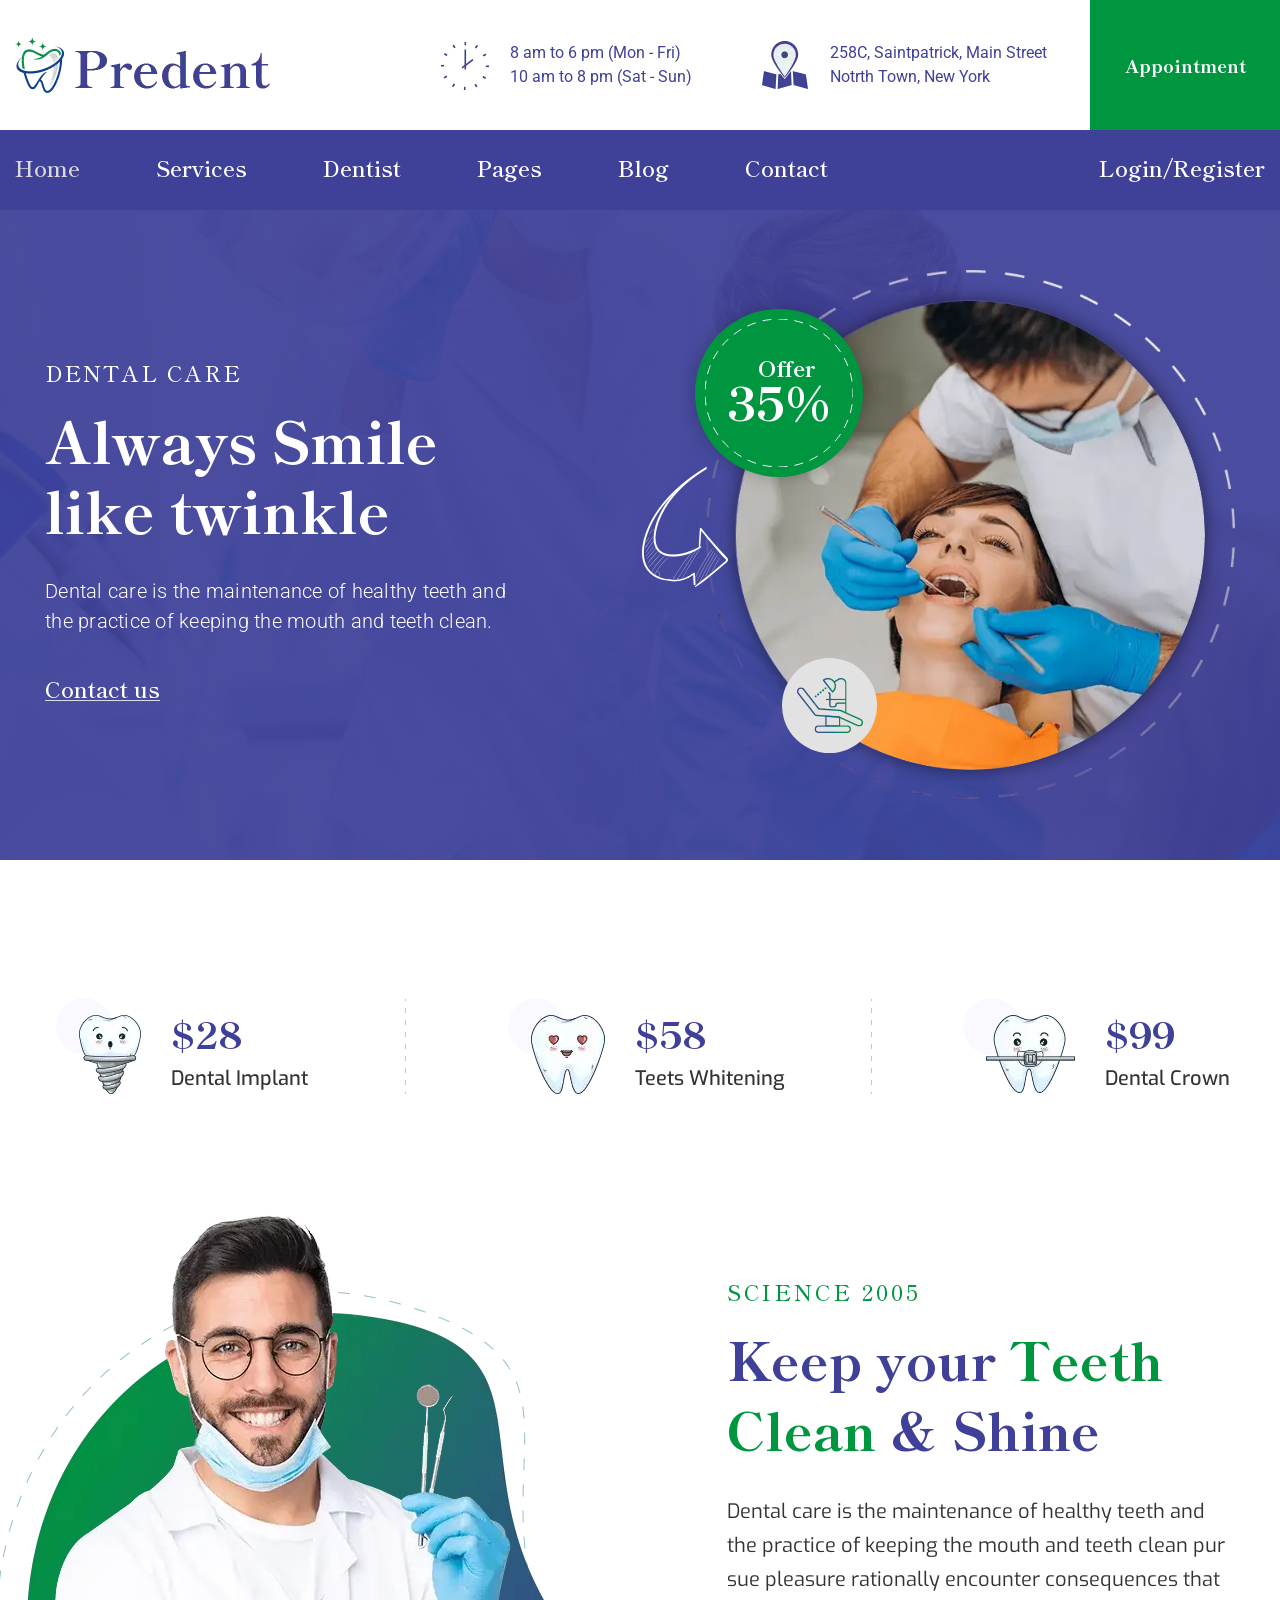
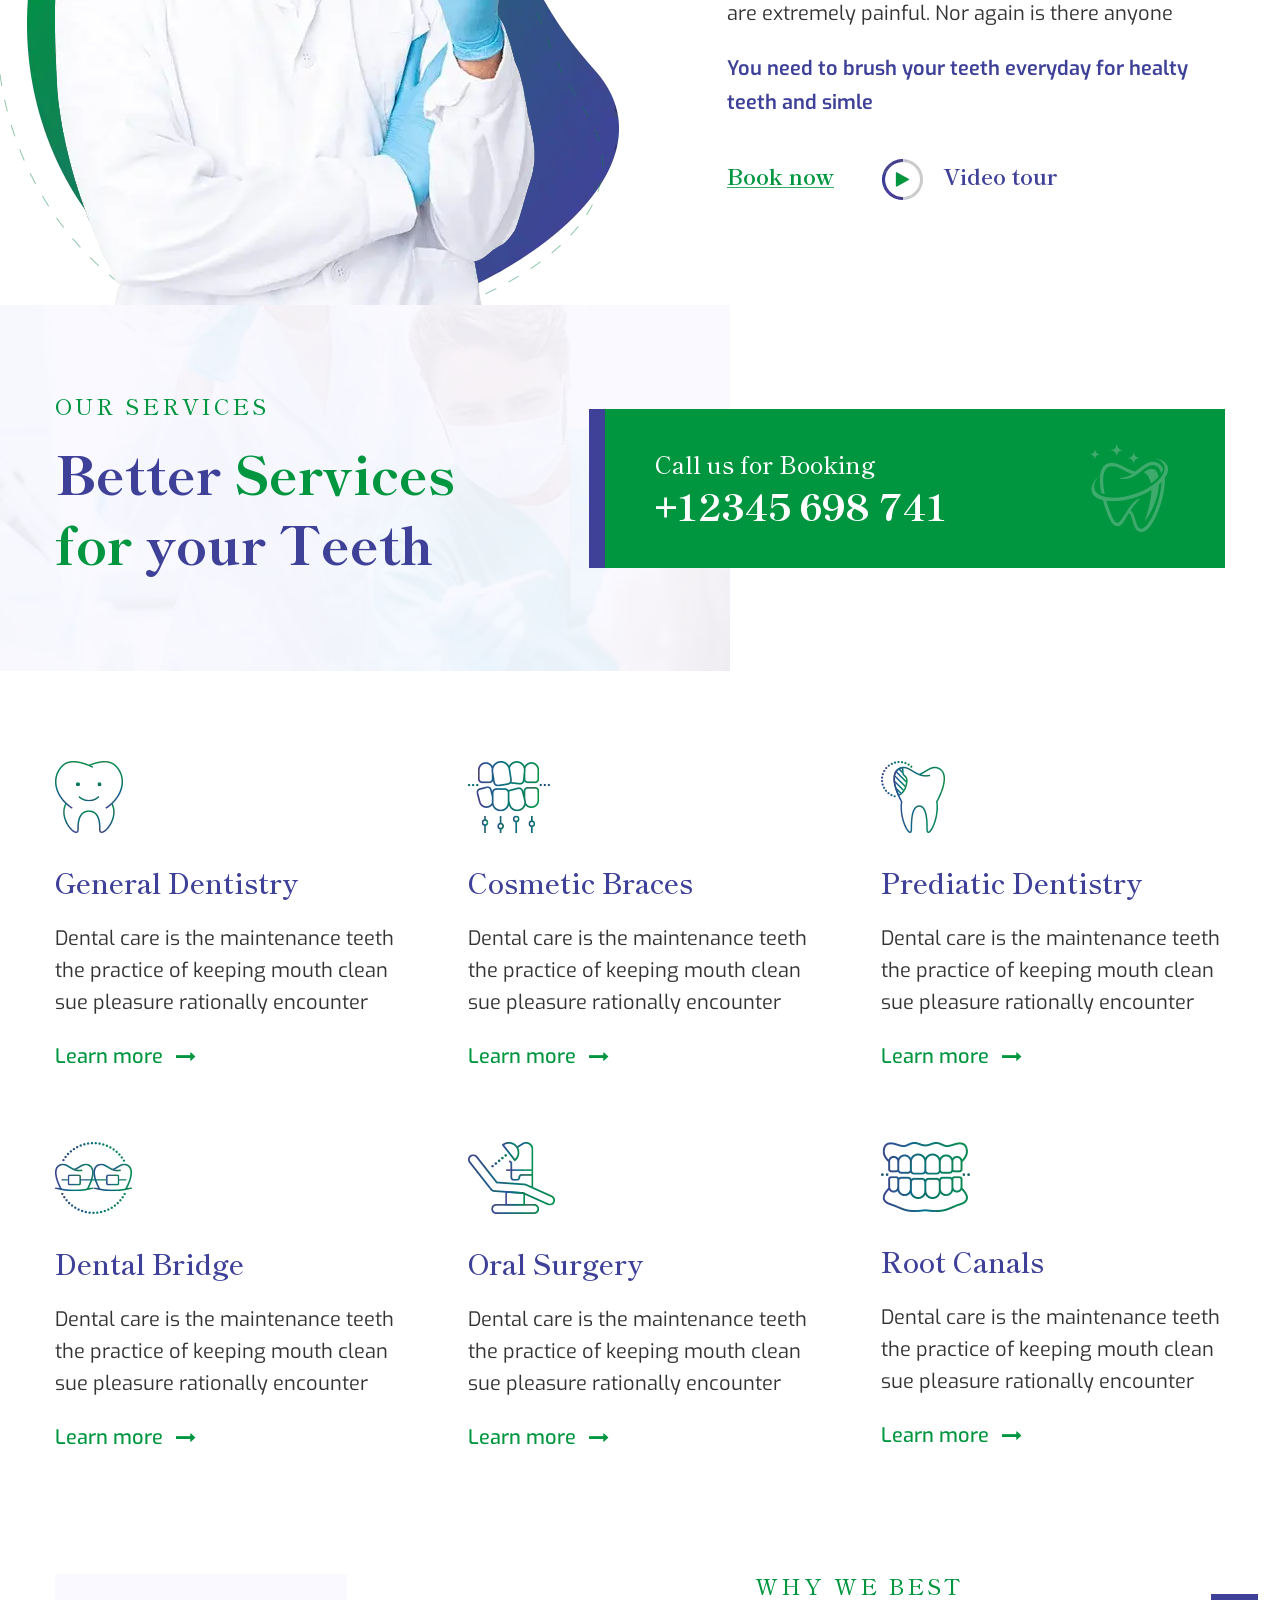
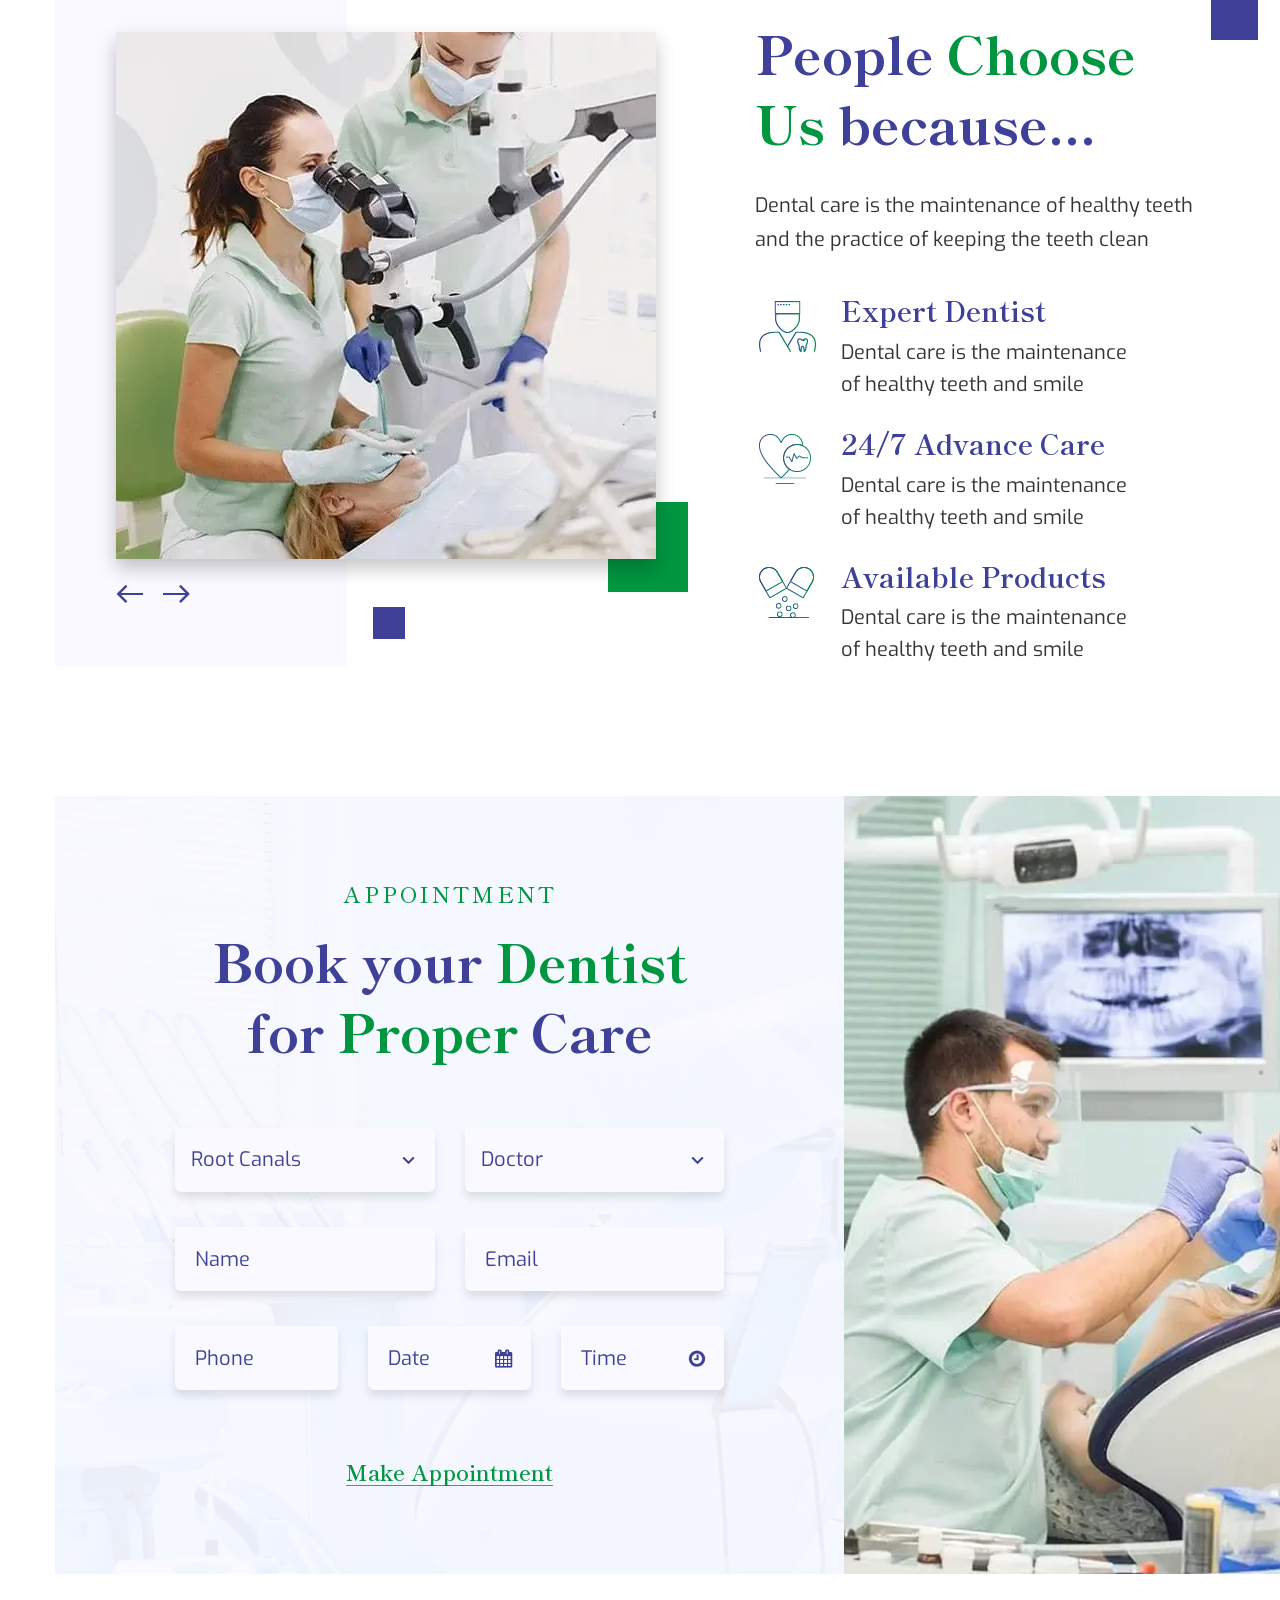
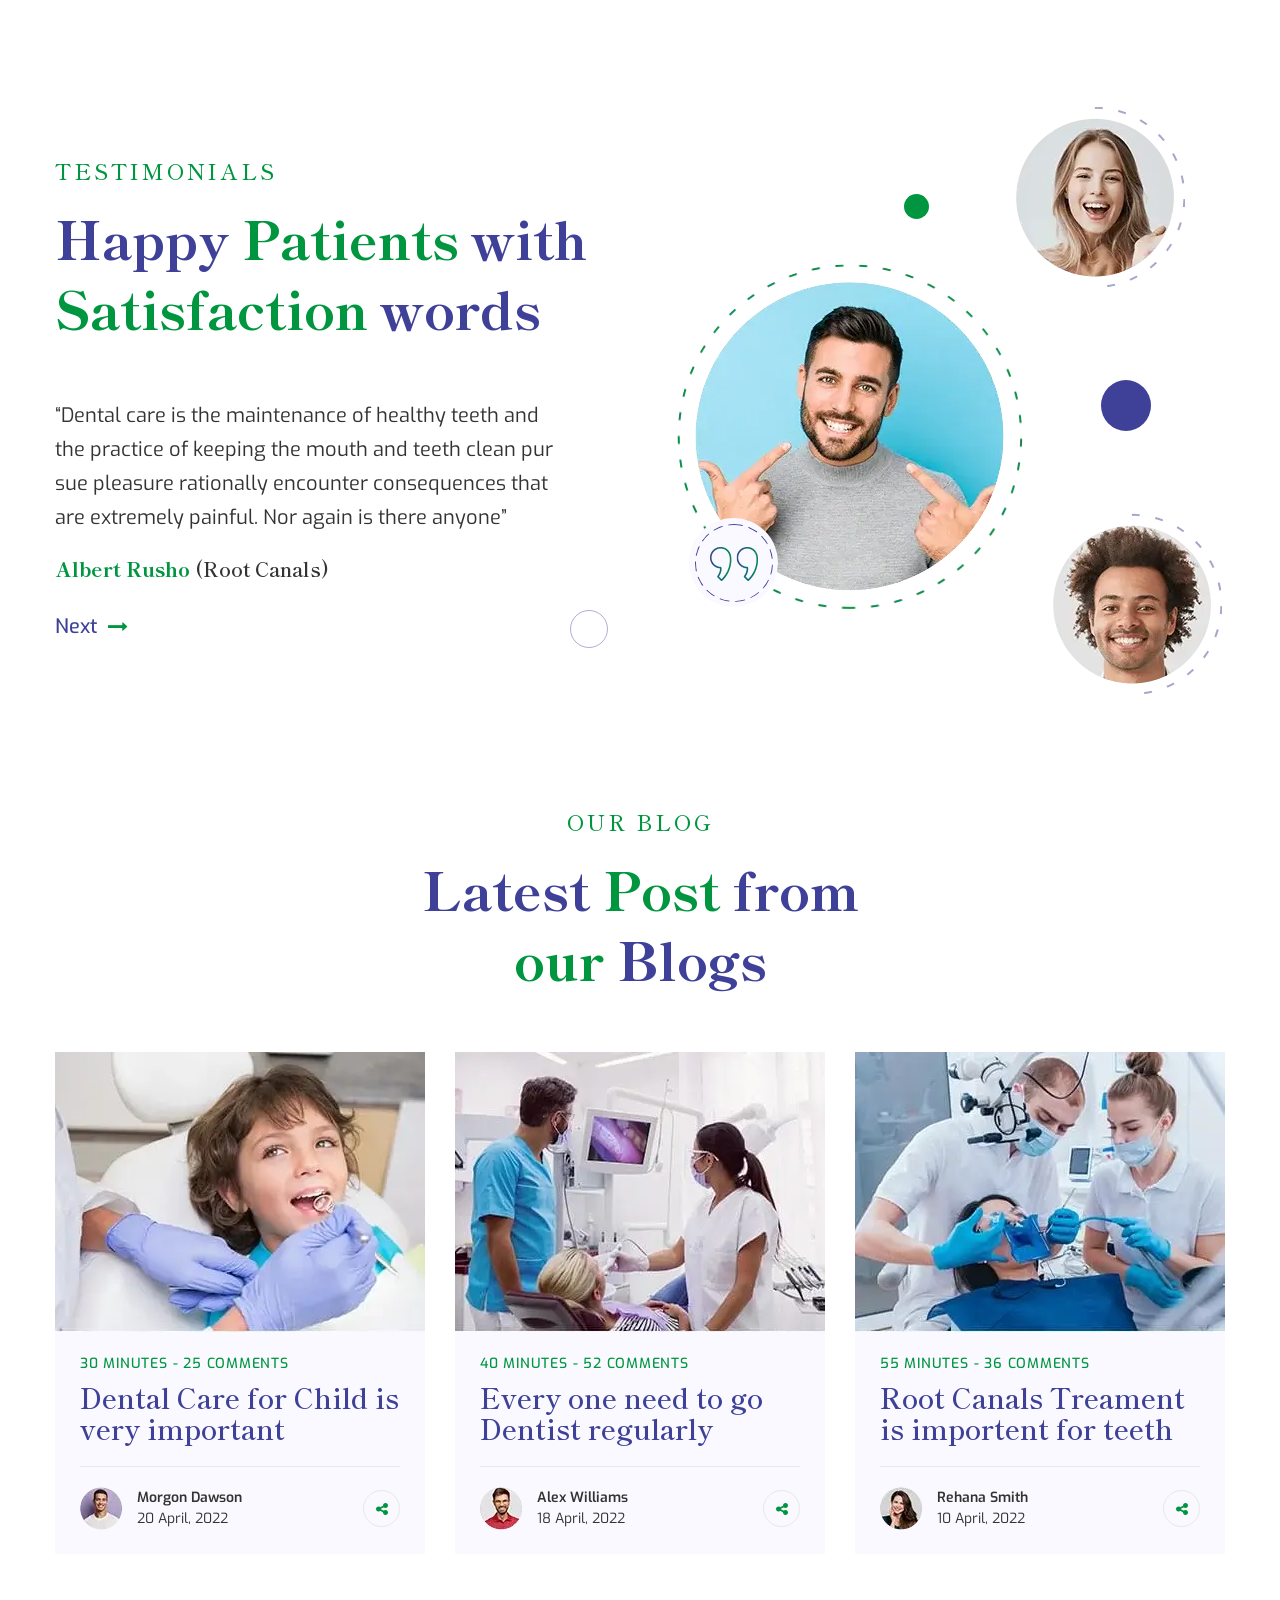
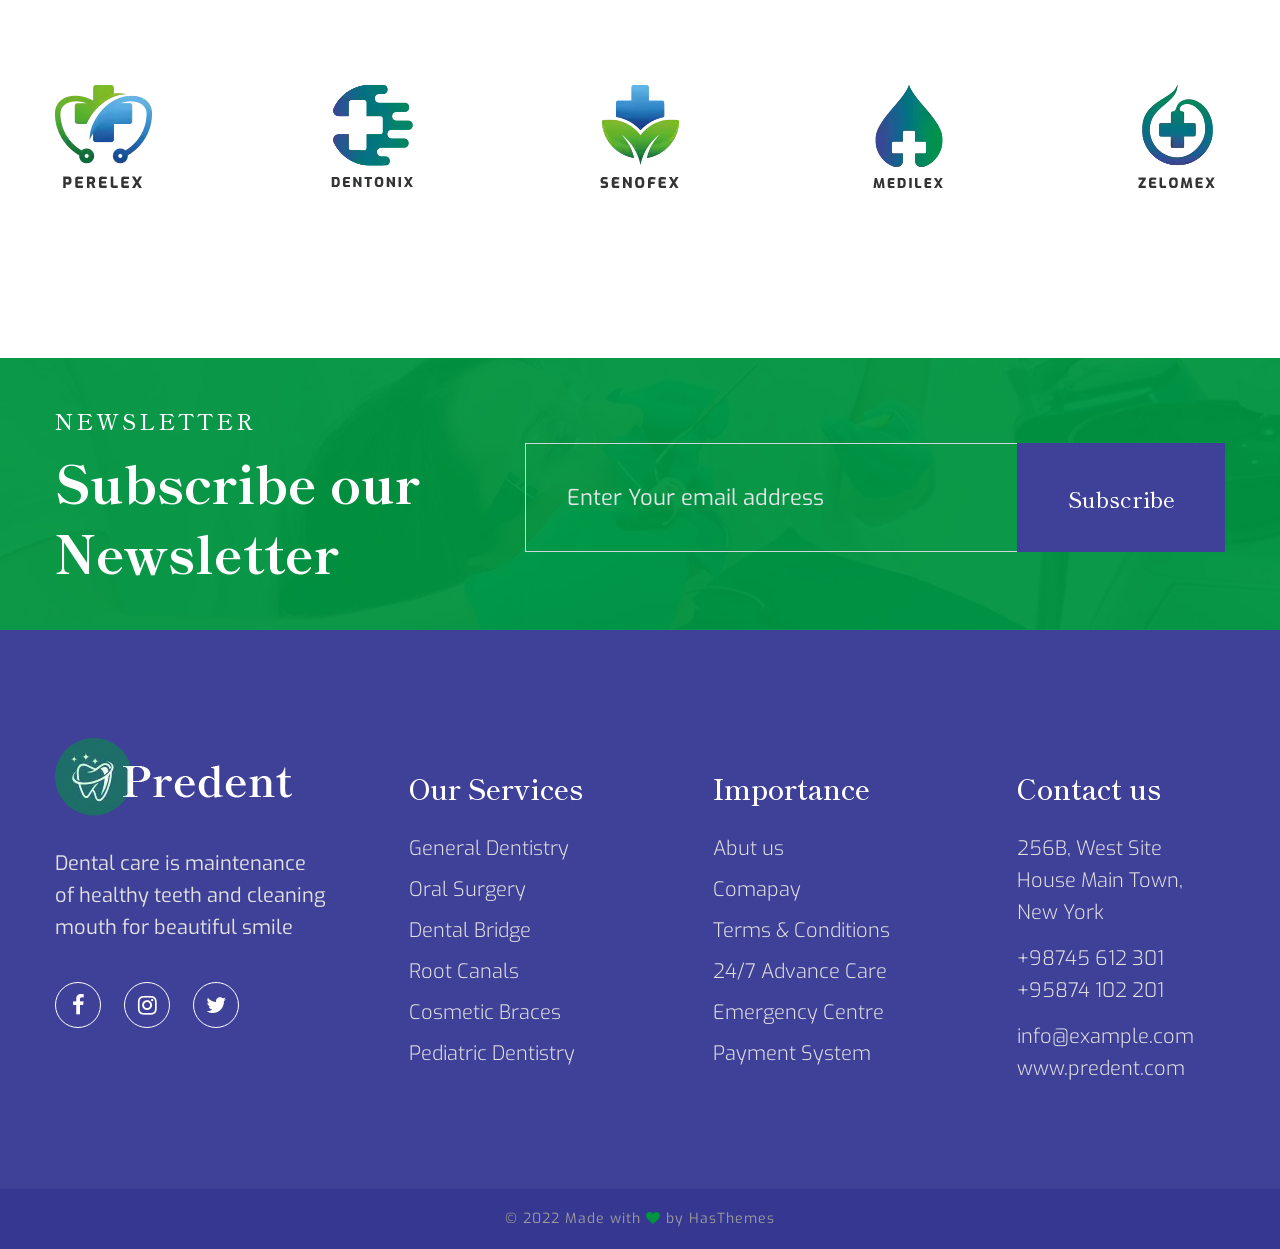
<file: index.html>
<!DOCTYPE html>
<html lang="en">

<head>
    <meta charset="utf-8">
    <meta http-equiv="X-UA-Compatible" content="IE=edge">
    <meta name="viewport" content="width=device-width, initial-scale=1.0" />

    <title>Predent – Dental Care HTML Template</title>

    <!--== Favicon ==-->
    <link rel="shortcut icon" href="assets/img/favicon.ico" type="image/x-icon" />

    <!--== Google Fonts ==-->
    <link rel="preconnect" href="https://fonts.googleapis.com">
    <link rel="preconnect" href="https://fonts.gstatic.com" crossorigin>
    <link href="https://fonts.googleapis.com/css2?family=Exo:wght@300;400;500;600;700;800&family=Roboto:wght@300&family=Shippori+Mincho:wght@500;600;700;800&display=swap" rel="stylesheet">

    <!--== Bootstrap CSS ==-->
    <link href="assets/css/bootstrap.min.css" rel="stylesheet" />
    <!--== Font Awesome Icon CSS ==-->
    <link href="assets/css/font-awesome.min.css" rel="stylesheet" />
    <!--== Datetimepicker CSS ==-->
    <link href="assets/css/jquery.datetimepicker.css" rel="stylesheet" />
    <!--== Swiper CSS ==-->
    <link href="assets/css/swiper.min.css" rel="stylesheet" />
    <!--== Fancybox Min CSS ==-->
    <link href="assets/css/fancybox.min.css" rel="stylesheet" />
    <!--== Aos Min CSS ==-->
    <link href="assets/css/aos.min.css" rel="stylesheet" />

    <!--== Main Style CSS ==-->
    <link href="assets/css/style.css" rel="stylesheet" />

    <!--[if lt IE 9]>
    <script src="//oss.maxcdn.com/html5shiv/3.7.2/html5shiv.min.js"></script>
    <script src="//oss.maxcdn.com/respond/1.4.2/respond.min.js"></script>
    <![endif]-->
</head>

<body>

<!--wrapper start-->
<div class="wrapper">

  <!--== Start Preloader Content ==-->
  <div class="preloader-wrap">
    <div class="preloader">
      <span class="dot"></span>
      <div class="dots">
        <span></span>
        <span></span>
        <span></span>
      </div>
    </div>
  </div>
  <!--== End Preloader Content ==-->

  <!--== Start Header Wrapper ==-->
  <header class="header-wrapper">
    <div class="header-top-area">
      <div class="header-top-align">
        <div class="header-top-align-left">
          <div class="header-logo-area">
            <a href="index.html">
              <img class="logo-main" src="assets/img/logo.webp" width="255" height="56" alt="Logo" />
              <img class="logo-light" src="assets/img/logo-light.webp" width="237" height="78" alt="Logo" />
            </a>
          </div>
        </div>
        <div class="header-top-align-right">
          <div class="header-info-items">
            <div class="info-items">
              <div class="inner-content">
                <div class="icon">
                  <img src="assets/img/icons/time1.webp" width="48" height="48" alt="Image-HasTech">
                </div>
                <div class="content">
                  <p>8 am to 6 pm (Mon - Fri)<br>10 am to 8 pm (Sat - Sun)</p>
                </div>
              </div>
            </div>
            <div class="info-items">
              <div class="inner-content">
                <div class="icon">
                  <img src="assets/img/icons/map.webp" width="46" height="48" alt="Image-HasTech">
                </div>
                <div class="content">
                  <p>258C, Saintpatrick, Main Street <br>Notrth Town, New York</p>
                </div>
              </div>
            </div>
          </div>
          <div class="header-appointment-button">
            <a class="appointment-btn" href="contact.html">Appointment</a>
          </div>
        </div>
      </div>
    </div>
    <div class="header-area sticky-header header-default">
      <div class="container">
        <div class="row no-gutter align-items-center position-relative">
          <div class="col-12">
            <div class="header-align">
              <div class="header-align-left">
                <div class="mobile-header-logo">
                  <a href="index.html">
                    <img class="logo-light" src="assets/img/logo-light.webp" width="170" height="78" alt="Logo" />
                  </a>
                </div>
                <div class="header-navigation-area">
                  <ul class="main-menu nav">
                    <li><a href="index.html"><span>Home</span></a></li>
                    <li class="has-submenu"><a href="#/"><span>Services</span></a>
                      <ul class="submenu-nav">
                        <li><a href="services.html">Services</a></li>
                        <li><a href="service-details.html">Service Details</a></li>
                      </ul>
                    </li>
                    <li class="has-submenu"><a href="#/"><span>Dentist</span></a>
                      <ul class="submenu-nav">
                        <li><a href="team.html">Dentist</a></li>
                        <li><a href="team-details.html">Dentist Details</a></li>
                      </ul>
                    </li>
                    <li class="has-submenu"><a href="#/"><span>Pages</span></a>
                      <ul class="submenu-nav">
                        <li class="has-submenu"><a href="#">About Us</a>
                          <ul class="submenu-nav">
                            <li><a href="about-us.html">About Us One</a></li>
                          </ul>
                        </li>
                      </ul>
                    </li>
                    <li class="has-submenu"><a href="#/"><span>Blog</span></a>
                      <ul class="submenu-nav submenu-nav-mega">
                        <li class="mega-menu-item"><a href="#/" class="mega-title">Blog Layout</a>
                          <ul>
                            <li><a href="blog.html">Blog Grid</a></li>
                            <li><a href="blog-left-sidebar.html">Blog Left Sidebar</a></li>
                            <li><a href="blog-right-sidebar.html">Blog Right Sidebar</a></li>
                          </ul>
                        </li>
                        <li class="mega-menu-item"><a href="#/" class="mega-title">Blog Single Layout</a>
                          <ul>
                            <li><a href="blog-details.html">Blog Details</a></li>
                            <li><a href="blog-details-left-sidebar.html">Blog Details Left Sidebar</a></li>
                            <li><a href="blog-details-right-sidebar.html">Blog Details Right Sidebar</a></li>
                          </ul>
                        </li>
                      </ul>
                    </li>
                    <li><a href="contact.html"><span>Contact</span></a></li>
                  </ul>
                </div>
              </div>
              <div class="header-align-right">
                <div class="header-action-area">
                  <a class="btn-login-menu" href="account-login.html">Login</a>
                  <span>/</span>
                  <a class="btn-register-menu" href="account-register.html">Register</a>
                </div>
                <button class="btn-menu" type="button" data-bs-toggle="offcanvas" data-bs-target="#AsideOffcanvasMenu" aria-controls="AsideOffcanvasMenu">
                  <i class="fa fa-align-left"></i>
                </button>
              </div>
            </div>
          </div>
        </div>
      </div>
    </div>
  </header>
  <!--== End Header Wrapper ==-->
  
  <main class="main-content">
    <!--== Start Hero Area Wrapper ==-->
    <section class="home-slider-area">
      <div class="swiper-container home-slider-container default-slider-container">
        <div class="swiper-wrapper home-slider-wrapper slider-default">
          <div class="swiper-slide">
            <div class="slider-content-area" data-bg-img="assets/img/slider/bg-slider-01.webp">
              <div class="slider-container">
                <div class="slider-content">
                  <div class="content">
                    <div class="sub-title-box">
                      <h4 class="sub-title">DENTAL CARE</h4>
                    </div>
                    <div class="title-box">
                      <h2 class="title">Always Smile like twinkle</h2>
                    </div>
                    <div class="desc-box">
                      <p class="desc">Dental care is the maintenance of healthy teeth and the practice of keeping the mouth and teeth clean.</p>
                    </div>
                    <div class="btn-slider-box">
                      <a class="btn-slider" href="contact.html">Contact us</a>
                    </div>
                  </div>
                </div>
                <div class="slider-thumb">
                  <div class="thumb">
                    <div class="shape1"><img src="assets/img/slider/slider-01.webp" width="575" height="575" alt="Image-HasTech"></div>
                    <div class="shape2" data-bg-img="assets/img/icons/1.webp"></div>
                    <div class="shape3" data-bg-img="assets/img/shape/3.webp"></div>
                    <div class="shape4"><img src="assets/img/shape/4.webp" width="86" height="120" alt="Image-HasTech"></div>
                    <div class="offer-info">
                      <div class="offer-info-content">
                        <h4 class="title">offer</h4>
                        <h3 class="offer-number">35%</h3>
                      </div>
                    </div>
                  </div>
                </div>
              </div>
            </div>
          </div>
        </div>
      </div>
    </section>
    <!--== End Hero Area Wrapper ==-->

    <!--== Start Service List Area Wrapper ==-->
    <section class="service-list-area service-list-default-area">
      <div class="container pb--0">
        <div class="row">
          <div class="col-12">
            <div class="service-list-content-wrap">
              <div class="grid-item">
                <!--== Start Service List Item ==-->
                <div class="service-list-item" data-aos="fade-up">
                  <div class="icon-box">
                    <img src="assets/img/icons/fun1.webp" width="62" height="79" alt="Image-HasTech">
                  </div>
                  <div class="content">
                    <h2 class="price-number"><span>$</span><span class="counter" data-counterup-delay="30">65</span></h2>
                    <h6 class="title">Dental Implant</h6>
                  </div>
                </div>
                <!--== End Service List Item ==-->
              </div>
              <div class="grid-item">
                <!--== Start Service List Item ==-->
                <div class="service-list-item" data-aos="fade-up">
                  <div class="icon-box">
                    <img src="assets/img/icons/fun2.webp" width="74" height="79" alt="Image-HasTech">
                  </div>
                  <div class="content">
                    <h2 class="price-number"><span>$</span><span class="counter" data-counterup-delay="30">135</span></h2>
                    <h6 class="title">Teets Whitening</h6>
                  </div>
                </div>
                <!--== End Service List Item ==-->
              </div>
              <div class="grid-item">
                <!--== Start Service List Item ==-->
                <div class="service-list-item" data-aos="fade-up">
                  <div class="icon-box">
                    <img src="assets/img/icons/fun3.webp" width="89" height="78" alt="Image-HasTech">
                  </div>
                  <div class="content">
                    <h2 class="price-number"><span>$</span><span class="counter" data-counterup-delay="30">230</span></h2>
                    <h6 class="title">Dental Crown</h6>
                  </div>
                </div>
                <!--== End Service List Item ==-->
              </div>
            </div>
          </div>
        </div>
      </div>
    </section>
    <!--== End Service List Area Wrapper ==-->

    <!--== Start About Area Wrapper ==-->
    <section class="about-area about-default-area">
      <div class="container pb--0">
        <div class="about-content-wrap">
          <div class="row">
            <div class="col-md-6">
              <div class="about-thumb">
                <img  data-aos="fade-right" src="assets/img/photos/about1.webp" width="480" height="691" alt="Image-HasTech">
                <div class="shape-one layer-style mousemove-layer" data-speed="2.2"><img width="593" height="617" src="assets/img/shape/1.webp" alt="Image-HasTech"></div>
                <div class="shape-two layer-style mousemove-layer" data-speed="1.2"><img width="608" height="649" src="assets/img/shape/2.webp" alt="Image-HasTech"></div>
              </div>
            </div>
            <div class="col-md-6">
              <div class="about-content" data-aos="fade-up">
                <div class="section-title mb--0">
                  <h5 class="sub-title">SCIENCE 2005</h5>
                  <h2 class="title">Keep your <span>Teeth Clean</span> & Shine</h2>
                  <div class="desc">
                    <p>Dental care is the maintenance of healthy teeth and the practice of keeping the mouth and teeth clean pur sue pleasure rationally encounter consequences that are extremely painful. Nor again is there anyone</p>
                  </div>
                </div>
                <h4 class="note-info">You need to brush your teeth everyday for healty teeth and simle</h4>
                <div class="about-content-bottom-info">
                  <a class="about-btn-link" href="contact.html">Book now</a>
                  <div class="video-content-wrap">
                    <a class="ht-popup-video video-popup" href="https://player.vimeo.com/video/172601404?autoplay=1">
                      <img class="icon-img" src="assets/img/icons/play1.webp" width="41" height="41" alt="Image-HasTech">
                      <span>Video tour</span>
                    </a>
                  </div>
                </div>
              </div>
            </div>
          </div>
        </div>
      </div>
    </section>
    <!--== End About Area Wrapper ==-->

    <!--== Start Divider Area Wrapper ==-->
    <div class="divider-area position-relative z-index-1">
      <div class="container pt--0 pb--0">
        <div class="row divider-style-wrap">
          <div class="col-md-5">
            <div class="divider-content">
              <div class="section-title mb--0">
                <h5 class="sub-title">OUR SERVICES</h5>
                <h2 class="title mb--0">Better <span>Services for</span> your Teeth</h2>
              </div>
            </div>
          </div>
          <div class="col-md-7">
            <div class="divider-content justify-content-end">
              <div class="emergency-call-info">
                <div class="content">
                  <h4 class="title">Call us for Booking</h4>
                  <h3 class="number">+12345 698 741</h3>
                </div>
                <div class="icon-box">
                  <img class="icon-img" src="assets/img/icons/booking1.webp" width="79" height="89" alt="Image-HasTech">
                </div>
              </div>
            </div>
          </div>
        </div>
      </div>
      <div class="bg-layer-style" data-bg-img="assets/img/photos/bg1.webp"></div>
    </div>
    <!--== End Divider Area Wrapper ==-->

    <!--== Start Services Area Wrapper ==-->
    <section class="service-area service-default-area">
      <div class="container">
        <div class="row">
          <div class="col-sm-6 col-lg-4">
            <!--== Start Services Box Item ==-->
            <div class="service-box service-box1" data-aos="fade-up">
              <div class="inner-content">
                <div class="icon">
                  <img src="assets/img/icons/s1.webp" width="68" height="72" alt="Image-HasTech">
                </div>
                <div class="content">
                  <h4 class="title"><a href="service-details.html">General Dentistry</a></h4>
                  <p>Dental care is the maintenance teeth the practice of keeping mouth clean sue pleasure rationally encounter</p>
                  <a class="service-btn" href="service-details.html">Learn more</a>
                </div>
              </div>
            </div>
            <!--== End Services Box Item ==-->
          </div>
          <div class="col-sm-6 col-lg-4">
            <!--== Start Services Box Item ==-->
            <div class="service-box service-box2" data-aos="fade-up">
              <div class="inner-content">
                <div class="icon">
                  <img src="assets/img/icons/s2.webp" width="82" height="72" alt="Image-HasTech">
                </div>
                <div class="content">
                  <h4 class="title"><a href="service-details.html">Cosmetic Braces</a></h4>
                  <p>Dental care is the maintenance teeth the practice of keeping mouth clean sue pleasure rationally encounter</p>
                  <a class="service-btn" href="service-details.html">Learn more</a>
                </div>
              </div>
            </div>
            <!--== End Services Box Item ==-->
          </div>
          <div class="col-sm-6 col-lg-4">
            <!--== Start Services Box Item ==-->
            <div class="service-box service-box3" data-aos="fade-up">
              <div class="inner-content">
                <div class="icon">
                  <img src="assets/img/icons/s3.webp" width="64" height="72" alt="Image-HasTech">
                </div>
                <div class="content">
                  <h4 class="title"><a href="service-details.html">Prediatic Dentistry</a></h4>
                  <p>Dental care is the maintenance teeth the practice of keeping mouth clean sue pleasure rationally encounter</p>
                  <a class="service-btn" href="service-details.html">Learn more</a>
                </div>
              </div>
            </div>
            <!--== End Services Box Item ==-->
          </div>
          <div class="col-sm-6 col-lg-4">
            <!--== Start Services Box Item ==-->
            <div class="service-box service-box4" data-aos="fade-up" data-aos-delay="100">
              <div class="inner-content">
                <div class="icon">
                  <img src="assets/img/icons/s4.webp" width="77" height="72" alt="Image-HasTech">
                </div>
                <div class="content">
                  <h4 class="title"><a href="service-details.html">Dental Bridge</a></h4>
                  <p>Dental care is the maintenance teeth the practice of keeping mouth clean sue pleasure rationally encounter</p>
                  <a class="service-btn" href="service-details.html">Learn more</a>
                </div>
              </div>
            </div>
            <!--== End Services Box Item ==-->
          </div>
          <div class="col-sm-6 col-lg-4">
            <!--== Start Services Box Item ==-->
            <div class="service-box service-box5" data-aos="fade-up" data-aos-delay="100">
              <div class="inner-content">
                <div class="icon">
                  <img src="assets/img/icons/s5.webp" width="87" height="72" alt="Image-HasTech">
                </div>
                <div class="content">
                  <h4 class="title"><a href="service-details.html">Oral Surgery</a></h4>
                  <p>Dental care is the maintenance teeth the practice of keeping mouth clean sue pleasure rationally encounter</p>
                  <a class="service-btn" href="service-details.html">Learn more</a>
                </div>
              </div>
            </div>
            <!--== End Services Box Item ==-->
          </div>
          <div class="col-sm-6 col-lg-4">
            <!--== Start Services Box Item ==-->
            <div class="service-box service-box6" data-aos="fade-up" data-aos-delay="100">
              <div class="inner-content">
                <div class="icon">
                  <img src="assets/img/icons/s6.webp" width="89" height="70" alt="Image-HasTech">
                </div>
                <div class="content">
                  <h4 class="title"><a href="service-details.html">Root Canals</a></h4>
                  <p>Dental care is the maintenance teeth the practice of keeping mouth clean sue pleasure rationally encounter</p>
                  <a class="service-btn" href="service-details.html">Learn more</a>
                </div>
              </div>
            </div>
            <!--== End Services Box Item ==-->
          </div>
        </div>
      </div>
    </section>
    <!--== End Services Area Wrapper ==-->

    <!--== Start Divider Area Wrapper ==-->
    <div class="divider-area">
      <div class="container pt--0 pb--0">
        <div class="row divider-style2-wrap">
          <div class="col-lg-7">
            <div class="divider-thumb">
              <div class="row">
                <div class="col-12">
                  <div class="swiper-container feature-slider-container" data-aos="fade-right">
                    <div class="swiper-wrapper">
                      <div class="swiper-slide">
                        <div class="slider-thumb-area">
                          <div class="thumb">
                            <img src="assets/img/photos/fea1.webp" width="540" height="527" alt="Image-HasTech">
                          </div>
                          <div class="shape1"></div>
                          <div class="shape2"></div>
                        </div>
                      </div>
                      <div class="swiper-slide">
                        <div class="slider-thumb-area">
                          <div class="thumb">
                            <img src="assets/img/photos/fea2.webp" width="540" height="527" alt="Image-HasTech">
                          </div>
                          <div class="shape1"></div>
                          <div class="shape2"></div>
                        </div>
                      </div>
                    </div>

                    <!--== Add Swiper Arrows ==-->
                    <div class="swiper-btn-wrap">
                      <div class="swiper-btn-prev"><i class="fa fa-angle-left"></i></div>
                      <div class="swiper-btn-next"><i class="fa fa-angle-right"></i></div>
                    </div>
                  </div>
                </div>
              </div>
            </div>
          </div>
          <div class="col-lg-5">
            <div class="divider-content" data-aos="fade-up">
              <div class="section-title mb--0 position-relative">
                <h5 class="sub-title">WHY WE BEST</h5>
                <h2 class="title">People <span>Choose Us</span> because...</h2>
                <div class="desc">
                  <p>Dental care is the maintenance of healthy teeth and the practice of keeping the teeth clean </p>
                </div>
                <div class="section-title-shape"></div>
              </div>
              <div class="feature-box-wrap">
                <!--== Start Feature Item ==-->
                <div class="feature-box">
                  <div class="inner-content">
                    <div class="icon">
                      <img class="icon-img" src="assets/img/icons/f1.webp" width="57" height="51" alt="Image-HasTech">
                    </div>
                    <div class="content">
                      <h4 class="title">Expert Dentist</h4>
                      <p>Dental care is the maintenance of healthy teeth and smile</p>
                    </div>
                  </div>
                </div>
                <!--== End Feature Item ==-->

                <!--== Start Feature Item ==-->
                <div class="feature-box">
                  <div class="inner-content">
                    <div class="icon">
                      <img class="icon-img" src="assets/img/icons/f2.webp" width="52" height="50" alt="Image-HasTech">
                    </div>
                    <div class="content">
                      <h4 class="title">24/7 Advance Care</h4>
                      <p>Dental care is the maintenance of healthy teeth and smile</p>
                    </div>
                  </div>
                </div>
                <!--== End Feature Item ==-->

                <!--== Start Feature Item ==-->
                <div class="feature-box">
                  <div class="inner-content">
                    <div class="icon">
                      <img class="icon-img" src="assets/img/icons/f3.webp" width="55" height="51" alt="Image-HasTech">
                    </div>
                    <div class="content">
                      <h4 class="title">Available Products</h4>
                      <p>Dental care is the maintenance of healthy teeth and smile</p>
                    </div>
                  </div>
                </div>
                <!--== End Feature Item ==-->
              </div>
            </div>
          </div>
        </div>
      </div>
    </div>
    <!--== End Divider Area Wrapper ==-->

    <!--== Star Appointment Area Wrapper ==-->
    <section class="appointment-area appointment-default-area">
      <div class="container" data-aos="fade-up">
        <div class="row no-gutter">
          <div class="col-lg-8">
            <div class="appointment-form-wrap">
              <div class="column-left" data-bg-img="assets/img/photos/bg-con1.webp">
                <!--== Start Contact Form ==-->
                <div class="appointment-form">
                  <div class="section-title text-center">
                    <h5 class="sub-title">APPOINTMENT</h5>
                    <h2 class="title mb--0">Book your <span>Dentist</span> for <span>Proper</span> Care</h2>
                  </div>
                  <form action="#">
                    <div class="row row-gutter-30">
                      <div class="col-md-6">
                        <div class="form-group">
                          <select class="form-control form-select" aria-label="service select example">
                            <option selected>Root Canals</option>
                            <option value="1">Scaling</option>
                            <option value="2">Flavor</option>
                            <option value="3">Crown</option>
                          </select>
                        </div>
                      </div>
                      <div class="col-md-6">
                        <div class="form-group">
                          <select class="form-control form-select" aria-label="doctor name select example">
                            <option selected>Doctor</option>
                            <option value="1">Julia</option>
                            <option value="2">Thomas</option>
                            <option value="3">Rebeca</option>
                          </select>
                        </div>
                      </div>
                      <div class="col-md-6">
                        <div class="form-group">
                          <input class="form-control" type="text" name="con_name" placeholder="Name">
                        </div>
                      </div>
                      <div class="col-md-6">
                        <div class="form-group">
                          <input class="form-control" type="email" name="con_email" placeholder="Email">
                        </div>
                      </div>
                      <div class="col-md-4">
                        <div class="form-group">
                          <input class="form-control" type="text" name="con_phone" placeholder="Phone">
                        </div>
                      </div>
                      <div class="col-md-4">
                        <div class="form-group">
                          <input class="form-control form-date" type="text" id="datepicker" placeholder="Date">
                        </div>
                      </div>
                      <div class="col-md-4">
                        <div class="form-group">
                          <input class="form-control form-time timepicker" id="timepicker" type="text" placeholder="Time">
                        </div>
                      </div>
                      <div class="col-md-12">
                        <div class="form-group text-center mb--0">
                          <button class="btn-theme" type="button">Make Appointment</button>
                        </div>
                      </div>
                    </div>
                  </form>
                </div>
                <!--== End Contact Form ==-->

              </div>
              <div class="column-right">
                <div class="thumb" data-bg-img="assets/img/photos/bg-con2.webp"></div>
              </div>
            </div>
          </div>
        </div>
      </div>
    </section>
    <!--== End Appointment Area Wrapper ==-->

    <!--== Start Testimonial Area Wrapper ==-->
    <section class="testimonial-area testimonial-default-area">
      <div class="container" data-aos="fade-up">
        <div class="row">
          <div class="col-md-6">
            <div class="testi-slider-content">
              <div class="section-title">
                <h5 class="sub-title">TESTIMONIALS</h5>
                <h2 class="title">Happy <span>Patients</span> with <span>Satisfaction</span> words</h2>
              </div>
              <div class="swiper-container testimonial-top">
                <div class="swiper-wrapper">
                  <div class="swiper-slide">
                    <!--== Start Testimonial Item ==-->
                    <div class="testimonial-item">
                      <div class="testi-inner-content">
                        <div class="testi-content">
                          <p>“Dental care is the maintenance of healthy teeth and the practice of keeping the mouth and teeth clean pur sue pleasure rationally encounter consequences that are extremely painful. Nor again is there anyone”</p>
                        </div>
                        <div class="testi-author">
                          <div class="testi-info">
                            <span class="name">Albert Rusho</span>
                            <span class="designation"> (Root Canals)</span>
                          </div>
                        </div>
                      </div>
                    </div>
                    <!--== End Testimonial Item ==-->
                  </div>
                  <div class="swiper-slide">
                    <!--== Start Testimonial Item ==-->
                    <div class="testimonial-item">
                      <div class="testi-inner-content">
                        <div class="testi-content">
                          <p>“Dental care is the maintenance of healthy teeth and the practice of keeping the mouth and teeth clean pur sue pleasure rationally encounter consequences that are extremely painful. Nor again is there anyone”</p>
                        </div>
                        <div class="testi-author">
                          <div class="testi-info">
                            <span class="name">David Costa</span>
                            <span class="designation"> (Root Canals)</span>
                          </div>
                        </div>
                      </div>
                    </div>
                    <!--== End Testimonial Item ==-->
                  </div>
                  <div class="swiper-slide">
                    <!--== Start Testimonial Item ==-->
                    <div class="testimonial-item">
                      <div class="testi-inner-content">
                        <div class="testi-content">
                          <p>“Dental care is the maintenance of healthy teeth and the practice of keeping the mouth and teeth clean pur sue pleasure rationally encounter consequences that are extremely painful. Nor again is there anyone”</p>
                        </div>
                        <div class="testi-author">
                          <div class="testi-info">
                            <span class="name">Julia Smith</span>
                            <span class="designation"> (Root Canals)</span>
                          </div>
                        </div>
                      </div>
                    </div>
                    <!--== End Testimonial Item ==-->
                  </div>
                </div>

                <!--== Add Swiper Arrows ==-->
                <div class="swiper-btn-wrap">
                  <div class="swiper-btn-prev"><i class="fa fa-long-arrow-left"></i><span>prev</span></div>
                  <div class="swiper-btn-next"><span>next</span><i class="fa fa-long-arrow-right"></i></div>
                </div>
              </div>
            </div>
          </div>
          <div class="col-md-6">
            <div class="testi-slider-thumb">
              <div class="swiper-container testimonial-thumbs">
                <div class="swiper-wrapper">
                  <div class="swiper-slide">
                    <!--== Start Testimonial Item ==-->
                    <div class="testimonial-item">
                      <div class="testi-inner-thumb">
                        <div class="testi-thumb">
                          <img src="assets/img/testimonial/1.webp" width="309" height="309" alt="Image-HasTech">
                          <div class="quote-icon">
                            <img src="assets/img/icons/quote.webp" width="48" height="34" alt="Image-HasTech">
                          </div>
                          <div class="shape"></div>
                        </div>
                      </div>
                    </div>
                    <!--== End Testimonial Item ==-->
                  </div>
                  <div class="swiper-slide">
                    <!--== Start Testimonial Item ==-->
                    <div class="testimonial-item">
                      <div class="testi-inner-thumb">
                        <div class="testi-thumb">
                          <img src="assets/img/testimonial/2.webp" width="309" height="309" alt="Image-HasTech">
                          <div class="quote-icon">
                            <img src="assets/img/icons/quote.webp" width="48" height="34" alt="Image-HasTech">
                          </div>
                          <div class="shape"></div>
                        </div>
                      </div>
                    </div>
                    <!--== End Testimonial Item ==-->
                  </div>
                  <div class="swiper-slide">
                    <!--== Start Testimonial Item ==-->
                    <div class="testimonial-item">
                      <div class="testi-inner-thumb">
                        <div class="testi-thumb">
                          <img src="assets/img/testimonial/3.webp" width="309" height="309" alt="Image-HasTech">
                          <div class="quote-icon">
                            <img src="assets/img/icons/quote.webp" width="48" height="34" alt="Image-HasTech">
                          </div>
                          <div class="shape"></div>
                        </div>
                      </div>
                    </div>
                    <!--== End Testimonial Item ==-->
                  </div>
                </div>
              </div>
              <div class="testi-thumb-shape" ><img src="assets/img/testimonial/s1.webp" width="170" height="182" alt="Image-HasTech"></div>
              <div class="testi-thumb-shape2"><img src="assets/img/testimonial/s2.webp" width="170" height="182" alt="Image-HasTech"></div>
              <div class="testi-thumb-shape3"></div>
              <div class="testi-thumb-shape4"></div>
              <div class="testi-thumb-shape5"></div>
            </div>
          </div>
        </div>
      </div>
    </section>
    <!--== End Testimonial Area Wrapper ==-->

    <!--== Start Blog Area Wrapper ==-->
    <section class="blog-area blog-default-area">
      <div class="container pt--0">
        <div class="row">
          <div class="col-lg-5 m-auto">
            <div class="section-title text-center" data-aos="fade-up">
              <h5 class="sub-title">OUR BLOG</h5>
              <h2 class="title mb--0">Latest <span>Post</span> from <span>our</span> Blogs</h2>
            </div>
          </div>
        </div>
        <div class="row">
          <div class="col-sm-6 col-lg-4">
            <!--== Start Blog Item ==-->
            <div class="post-item" data-aos="fade-up">
              <div class="inner-content">
                <div class="thumb">
                  <a href="blog-details.html"><img src="assets/img/blog/1.webp" width="370" height="280" alt="Image-HasTech"></a>
                </div>
                <div class="content">
                  <ul class="meta">
                    <li class="post-time"><a href="blog.html">30 Minutes</a></li>
                    <li class="post-sep"> - </li>
                    <li class="post-comment"><a href="blog.html">25 Comments</a></li>
                  </ul>
                  <h4 class="title"><a href="blog-details.html">Dental Care for Child is very important</a></h4>
                  <div class="footer-content">
                    <div class="author-info">
                      <a href="blog-details.html">
                        <img src="assets/img/blog/author1.webp" width="43" height="43" alt="Image-HasTech">
                        <span class="name"><strong>Morgon Dawson</strong> <br>20 April, 2022</span>
                      </a>
                    </div>
                    <div class="social-icons-wrap">
                      <a class="share-btn" href="#/"><i class="fa fa-share-alt"></i></a>
                      <div class="social-icons">
                        <a href="#/"><i class="fa fa-facebook"></i></a>
                        <a href="#/"><i class="fa fa-twitter"></i></a>
                        <a href="#/"><i class="fa fa-instagram"></i></a>
                      </div>
                    </div>
                  </div>
                </div>
              </div>
            </div>
            <!--== End Blog Item ==-->
          </div>
          <div class="col-sm-6 col-lg-4">
            <!--== Start Blog Item ==-->
            <div class="post-item" data-aos="fade-up">
              <div class="inner-content">
                <div class="thumb">
                  <a href="blog-details.html"><img src="assets/img/blog/2.webp" width="370" height="280" alt="Image-HasTech"></a>
                </div>
                <div class="content">
                  <ul class="meta">
                    <li class="post-time"><a href="blog.html">40 Minutes</a></li>
                    <li class="post-sep"> - </li>
                    <li class="post-comment"><a href="blog.html">52 Comments</a></li>
                  </ul>
                  <h4 class="title"><a href="blog-details.html">Every one need to go Dentist regularly</a></h4>
                  <div class="footer-content">
                    <div class="author-info">
                      <a href="blog-details.html">
                        <img src="assets/img/blog/author2.webp" width="43" height="43" alt="Image-HasTech">
                        <span class="name"><strong>Alex Williams</strong> <br>18 April, 2022</span>
                      </a>
                    </div>
                    <div class="social-icons-wrap">
                      <a class="share-btn" href="#/"><i class="fa fa-share-alt"></i></a>
                      <div class="social-icons">
                        <a href="#/"><i class="fa fa-facebook"></i></a>
                        <a href="#/"><i class="fa fa-twitter"></i></a>
                        <a href="#/"><i class="fa fa-instagram"></i></a>
                      </div>
                    </div>
                  </div>
                </div>
              </div>
            </div>
            <!--== End Blog Item ==-->
          </div>
          <div class="col-sm-6 col-lg-4">
            <!--== Start Blog Item ==-->
            <div class="post-item" data-aos="fade-up">
              <div class="inner-content">
                <div class="thumb">
                  <a href="blog-details.html"><img src="assets/img/blog/3.webp" width="370" height="280" alt="Image-HasTech"></a>
                </div>
                <div class="content">
                  <ul class="meta">
                    <li class="post-time"><a href="blog.html">55 Minutes</a></li>
                    <li class="post-sep"> - </li>
                    <li class="post-comment"><a href="blog.html">36 Comments</a></li>
                  </ul>
                  <h4 class="title"><a href="blog-details.html">Root Canals Treament is importent for teeth</a></h4>
                  <div class="footer-content">
                    <div class="author-info">
                      <a href="blog-details.html">
                        <img src="assets/img/blog/author3.webp" width="43" height="43" alt="Image-HasTech">
                        <span class="name"><strong>Rehana Smith</strong> <br>10 April, 2022</span>
                      </a>
                    </div>
                    <div class="social-icons-wrap">
                      <a class="share-btn" href="#/"><i class="fa fa-share-alt"></i></a>
                      <div class="social-icons">
                        <a href="#/"><i class="fa fa-facebook"></i></a>
                        <a href="#/"><i class="fa fa-twitter"></i></a>
                        <a href="#/"><i class="fa fa-instagram"></i></a>
                      </div>
                    </div>
                  </div>
                </div>
              </div>
            </div>
            <!--== End Blog Item ==-->
          </div>
        </div>
      </div>
    </section>
    <!--== End Blog Area Wrapper ==-->

    <!--== Start Brand Logo Area Wrapper ==-->
    <div class="brand-logo-area brand-logo-default-area">
      <div class="container pt--0">
        <div class="brand-logo-content">
          <div class="row">
            <div class="col-12">
              <div class="swiper-container brand-logo-slider-container" data-aos="fade-up">
                <div class="swiper-wrapper">
                  <div class="swiper-slide">
                    <!--== Start Brand Logo Item ==-->
                    <div class="brand-logo-item">
                      <img src="assets/img/brand-logo/1.webp" width="97" height="103" alt="Image-HasTech">
                    </div>
                    <!--== End Brand Logo Item ==-->
                  </div>
                  <div class="swiper-slide">
                    <!--== Start Brand Logo Item ==-->
                    <div class="brand-logo-item">
                      <img src="assets/img/brand-logo/2.webp" width="82" height="102" alt="Image-HasTech">
                    </div>
                    <!--== End Brand Logo Item ==-->
                  </div>
                  <div class="swiper-slide">
                    <!--== Start Brand Logo Item ==-->
                    <div class="brand-logo-item">
                      <img src="assets/img/brand-logo/3.webp" width="80" height="103" alt="Image-HasTech">
                    </div>
                    <!--== End Brand Logo Item ==-->
                  </div>
                  <div class="swiper-slide">
                    <!--== Start Brand Logo Item ==-->
                    <div class="brand-logo-item">
                      <img src="assets/img/brand-logo/4.webp" width="70" height="103" alt="Image-HasTech">
                    </div>
                    <!--== End Brand Logo Item ==-->
                  </div>
                  <div class="swiper-slide">
                    <!--== Start Brand Logo Item ==-->
                    <div class="brand-logo-item">
                      <img src="assets/img/brand-logo/5.webp" width="77" height="103" alt="Image-HasTech">
                    </div>
                    <!--== End Brand Logo Item ==-->
                  </div>
                </div>
              </div>
            </div>
          </div>
        </div>
      </div>
    </div>
    <!--== End Brand Logo Area Wrapper ==-->

    <!--== Start News Letter Area Wrapper ==-->
    <section class="newsletter-area bg-overlay bg-overlay-theme-color bg-img z-index-1" data-aos="fade-up" data-bg-img="assets/img/photos/bg2.webp">
      <div class="container pt--0 pb--0">
        <div class="newsletter-content-wrap">
          <div class="row align-items-center">
            <div class="col-md-5">
              <div class="newsletter-content">
                <div class="section-title section-title-light mb--0">
                  <h5 class="sub-title">NEWSLETTER</h5>
                  <h2 class="title mb--0">Subscribe our Newsletter</h2>
                </div>
              </div>
            </div>
            <div class="col-md-7">
              <div class="newsletter-form">
                <form>
                  <input type="email" class="form-control" placeholder="Enter Your email address">
                  <button class="btn-submit" type="submit">Subscribe</button>
                </form>
              </div>
            </div>
          </div>
        </div>
      </div>
    </section>
    <!--== End News Letter Area Wrapper ==-->
  </main>

  <!--== Start Footer Area Wrapper ==-->
  <footer class="footer-area">
    <!--== Start Footer Main ==-->
    <div class="footer-main">
      <div class="container pt--0 pb--0">
        <div class="row no-gutter">
          <div class="col-sm-6 col-lg-3">
            <!--== Start widget Item ==-->
            <div class="widget-item">
              <div class="about-widget-wrap">
                <div class="widget-logo-area">
                  <a href="index.html">
                    <img class="logo-main" src="assets/img/logo-light.webp" width="237" height="78" alt="Logo" />
                  </a>
                </div>
                <p class="desc">Dental care is maintenance of healthy teeth and cleaning mouth for beautiful smile</p>
                <div class="social-icons">
                  <a href="#/"><i class="fa fa-facebook"></i></a>
                  <a href="#/"><i class="fa fa-instagram"></i></a>
                  <a href="#/"><i class="fa fa-twitter"></i></a>
                </div>
              </div>
            </div>
            <!--== End widget Item ==-->
          </div>
          <div class="col-sm-6 col-lg-3">
            <!--== Start widget Item ==-->
            <div class="widget-item widget-menu">
              <h4 class="widget-title">Our Services</h4>
              <div class="widget-menu-wrap">
                <ul class="nav-menu">
                  <li><a href="services.html">General Dentistry</a></li>
                  <li><a href="services.html">Oral Surgery</a></li>
                  <li><a href="services.html">Dental Bridge</a></li>
                  <li><a href="services.html">Root Canals</a></li>
                  <li><a href="services.html">Cosmetic Braces</a></li>
                  <li><a href="services.html">Pediatric Dentistry</a></li>
                </ul>
              </div>
            </div>
            <!--== End widget Item ==-->
          </div>
          <div class="col-sm-6 col-lg-3">
            <!--== Start widget Item ==-->
            <div class="widget-item widget-menu2">
              <h4 class="widget-title">Importance</h4>
              <div class="widget-menu-wrap">
                <ul class="nav-menu">
                  <li><a href="about-us.html">Abut us</a></li>
                  <li><a href="about-us.html">Comapay</a></li>
                  <li><a href="about-us.html">Terms & Conditions</a></li>
                  <li><a href="contact.html">24/7 Advance Care</a></li>
                  <li><a href="services.html">Emergency Centre</a></li>
                  <li><a href="contact.html">Payment System</a></li>
                </ul>
              </div>
            </div>
            <!--== End widget Item ==-->
          </div>
          <div class="col-sm-6 col-lg-3">
            <!--== Start widget Item ==-->
            <div class="widget-item widget-contact">
              <h4 class="widget-title">Contact us</h4>
              <div class="widget-contact-wrap">
                <ul>
                  <li>256B, West Site House Main Town, New York</li>
                  <li><a href="tel:+98745612301">+98745 612 301</a><br><a href="tel:+95874102201">+95874 102 201</a></li>
                  <li><a href="mailto:info@example.com">info@example.com</a><br><a href="mailto:www.predent.com">www.predent.com</a></li>
                </ul>
              </div>
            </div>
            <!--== End widget Item ==-->
          </div>
        </div>
      </div>
    </div>
    <!--== End Footer Main ==-->

    <!--== Start Footer Bottom ==-->
    <div class="footer-bottom">
      <div class="container pt--0 pb--0">
        <div class="row">
          <div class="col-12">
            <p class="copyright">© 2022 Made with <i class="fa fa-heart"></i> by <a target="_blank" href="https://www.hasthemes.com"> HasThemes</a></p>
          </div>
        </div>
      </div>
    </div>
    <!--== End Footer Bottom ==-->
  </footer>
  <!--== End Footer Area Wrapper ==-->

  <!--== Scroll Top Button ==-->
  <div id="scroll-to-top" class="scroll-to-top"><span class="fa fa-angle-up"></span></div>

  <!--== Start Aside Menu ==-->
  <aside class="off-canvas-wrapper offcanvas offcanvas-start" tabindex="-1" id="AsideOffcanvasMenu" aria-labelledby="offcanvasExampleLabel">
    <div class="offcanvas-header">
      <h1 class="d-none" id="offcanvasExampleLabel">Aside Menu</h1>
      <button class="btn-menu-close" data-bs-dismiss="offcanvas" aria-label="Close">menu <i class="fa fa-chevron-left"></i></button>
    </div>
    <div class="offcanvas-body">
      <!-- Mobile Menu Start -->
      <div class="mobile-menu-items">
        <ul class="nav-menu">
          <li><a href="index.html">Home</a></li>
          <li><a href="#">Services</a>
            <ul class="sub-menu">
              <li><a href="services.html">Services</a></li>
              <li><a href="service-details.html">Service Details</a></li>
            </ul>
          </li>
          <li><a href="#">Dentist</a>
            <ul class="sub-menu">
              <li><a href="team.html">Dentist</a></li>
              <li><a href="team-details.html">Dentist Details</a></li>
            </ul>
          </li>
          <li><a href="#">Pages</a>
            <ul class="sub-menu">
              <li><a href="#">About Us</a>
                <ul class="sub-menu">
                  <li><a href="about-us.html">About Us One</a></li>
                </ul>
              </li>
            </ul>
          </li>
          <li><a href="#">Blog</a>
            <ul class="sub-menu">
              <li><a href="#" class="mega-title">Blog Layout</a>
                <ul class="sub-menu">
                  <li><a href="blog.html">Blog Grid</a></li>
                  <li><a href="blog-left-sidebar.html">Blog Left Sidebar</a></li>
                  <li><a href="blog-right-sidebar.html">Blog Right Sidebar</a></li>
                </ul>
              </li>
              <li><a href="#" class="mega-title">Blog Single Layout</a>
                <ul class="sub-menu">
                  <li><a href="blog-details.html">Blog Details</a></li>
                  <li><a href="blog-details-left-sidebar.html">Blog Details Left Sidebar</a></li>
                  <li><a href="blog-details-right-sidebar.html">Blog Details Right Sidebar</a></li>
                </ul>
              </li>
            </ul>
          </li>
          <li><a href="contact.html">Contact</a></li>
        </ul>
      </div>
      <!-- Mobile Menu End -->
      <div class="mobile-menu-info">
        <div class="info-item">
          <div class="icon">
            <img src="assets/img/icons/time1.webp" width="35" height="35" alt="Image-HasTech">
          </div>
          <div class="content">
            <p>8 am to 6 pm (Mon - Fri)<br>10 am to 8 pm (Sat - Sun)</p>
          </div>
        </div>
        <div class="info-item">
          <div class="icon">
            <img src="assets/img/icons/map.webp" width="35" height="37" alt="Image-HasTech">
          </div>
          <div class="content">
            <p>258C, Saintpatrick, Main Street Notrth Town, New York</p>
          </div>
        </div>
      </div>
      <a class="mobile-menu-btn" href="contact.html">Appointment</a>
      <div class="mobile-menu-action">
        <a class="btn-login-menu" href="account-login.html">Login</a>
        <span>/</span>
        <a class="btn-register-menu" href="account-register.html">Register</a>
      </div>
    </div>
  </aside>
  <!--== End Aside Menu ==-->
</div>

<!--=======================Javascript============================-->

<!--=== jQuery Modernizr Min Js ===-->
<script src="assets/js/modernizr-3.5.0.js"></script>
<!--=== jQuery Min Js ===-->
<script src="assets/js/jquery-3.6.0-main.js"></script>
<!--=== jQuery Migration Min Js ===-->
<script src="assets/js/jquery-3.3.2-migrate.js"></script>
<!--=== jQuery Bootstrap Min Js ===-->
<script src="assets/js/bootstrap.bundle.min.js"></script>
<!--=== jQuery Swiper Min Js ===-->
<script src="assets/js/swiper.min.js"></script>
<!--=== jQuery Fancybox Min Js ===-->
<script src="assets/js/fancybox.min.js"></script>
<!--=== jQuery Waypoint Js ===-->
<script src="assets/js/waypoint-4.0.1.js"></script>
<!--=== jQuery Aos Min Js ===-->
<script src="assets/js/aos.min.js"></script>
<!--=== jQuery Counterup Min Js ===-->
<script src="assets/js/counterup.js"></script>
<!--=== jQuery Datetimepicker Min Js ===-->
<script src="assets/js/jquery.datetimepicker.min.js"></script>

<!--=== jQuery Custom Js ===-->
<script src="assets/js/custom.js"></script>

</body>

</html>
</file>
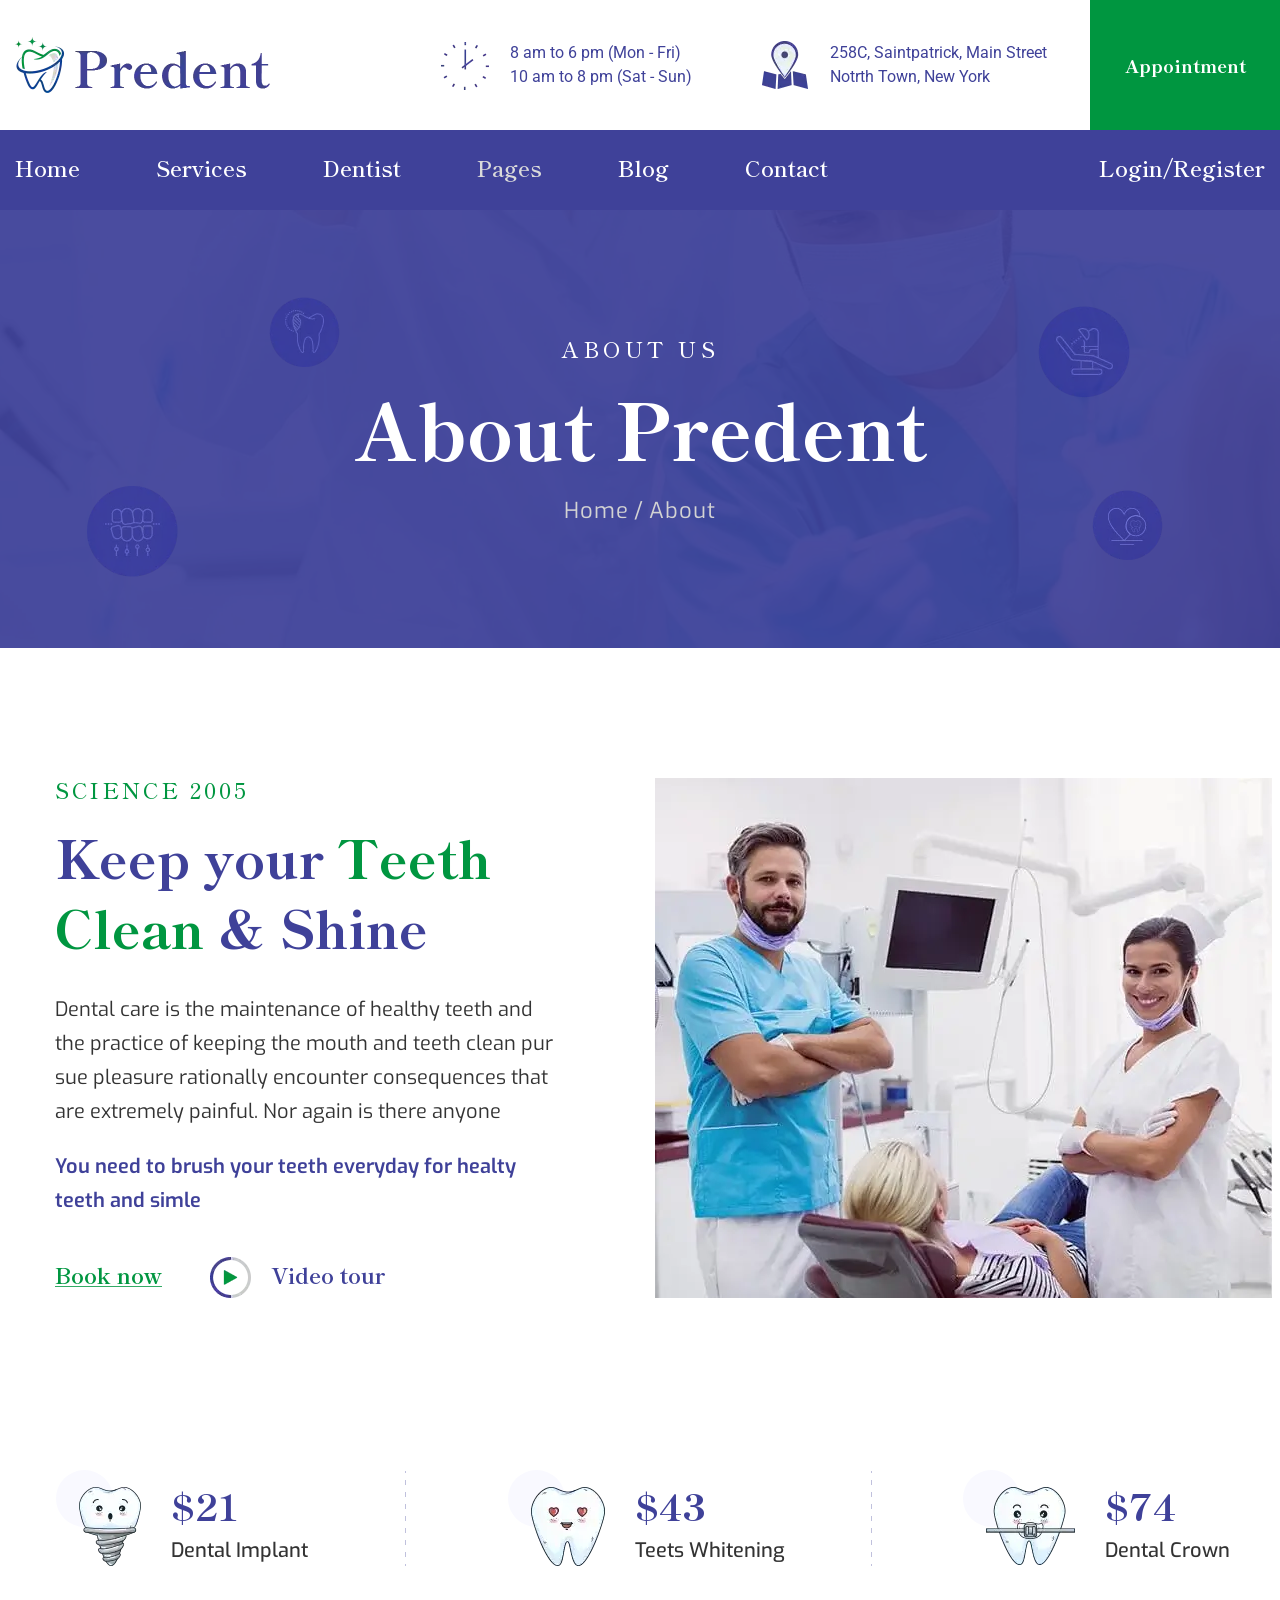
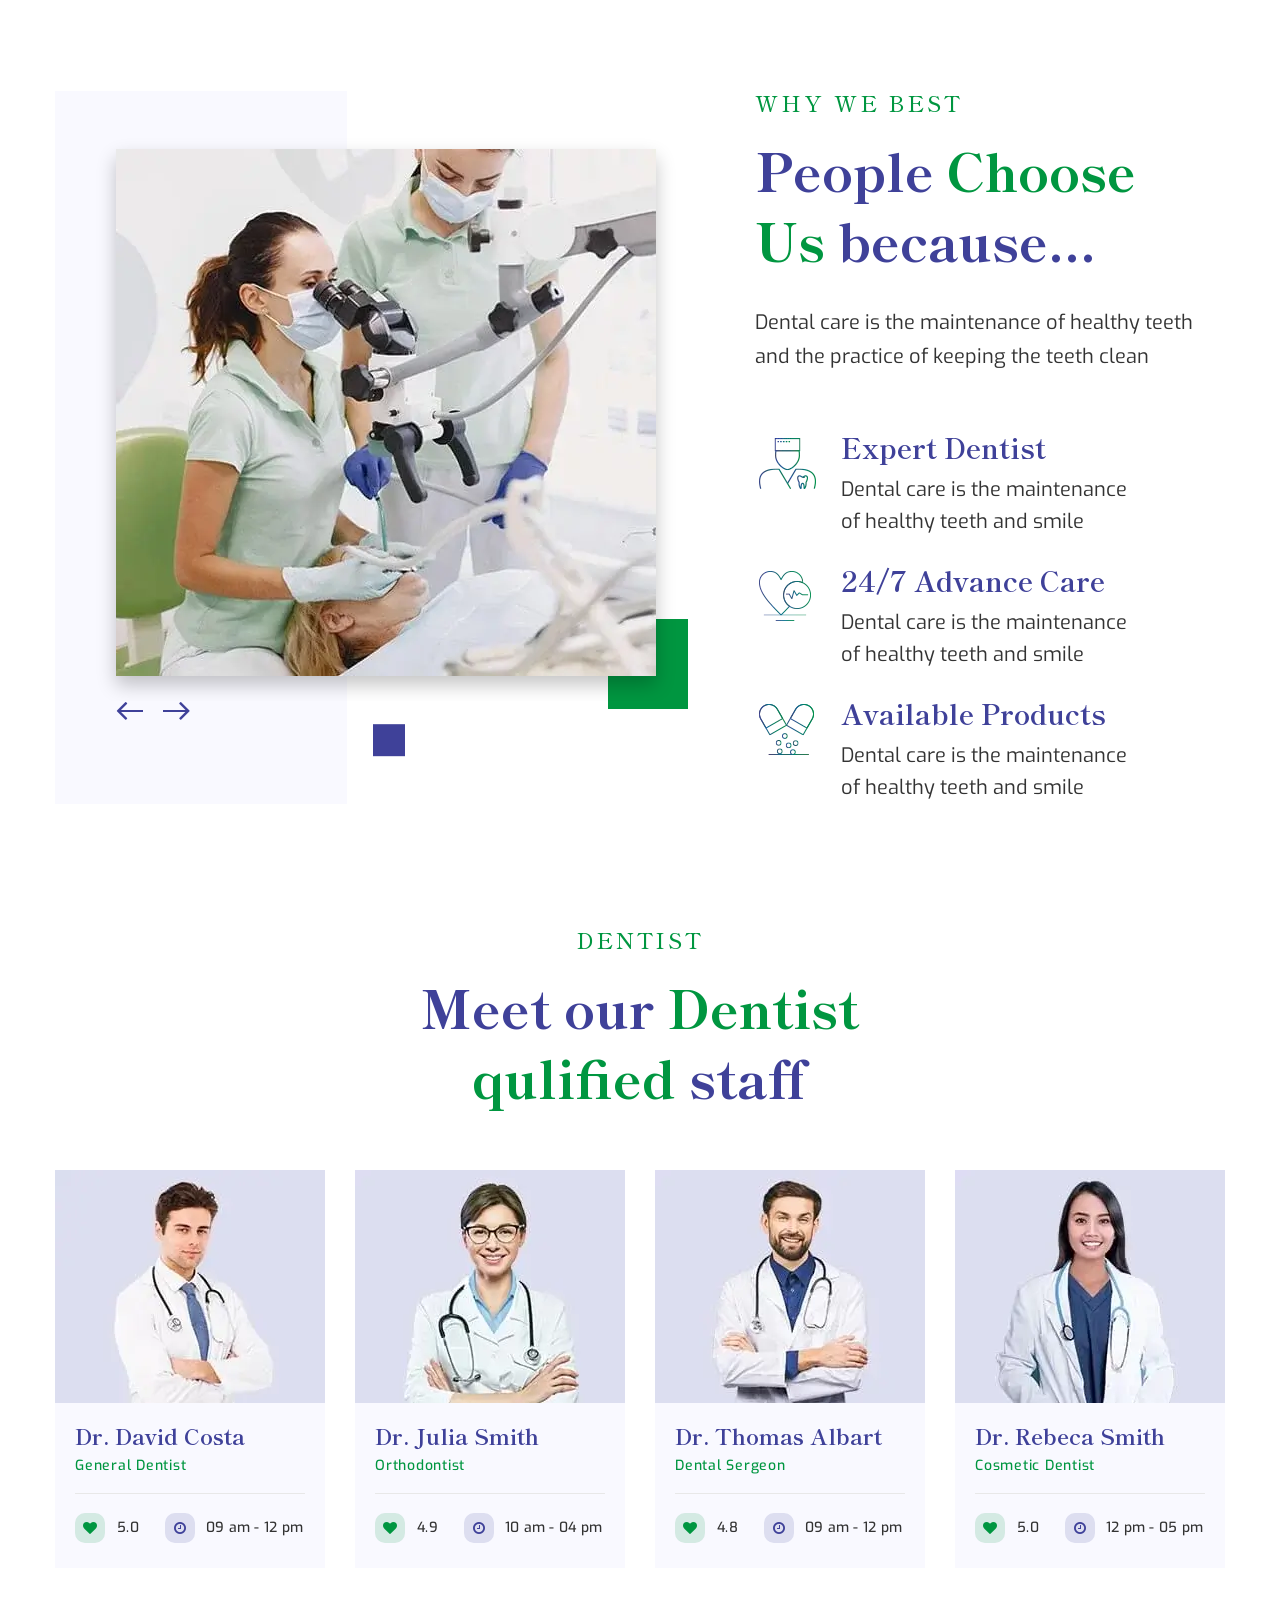
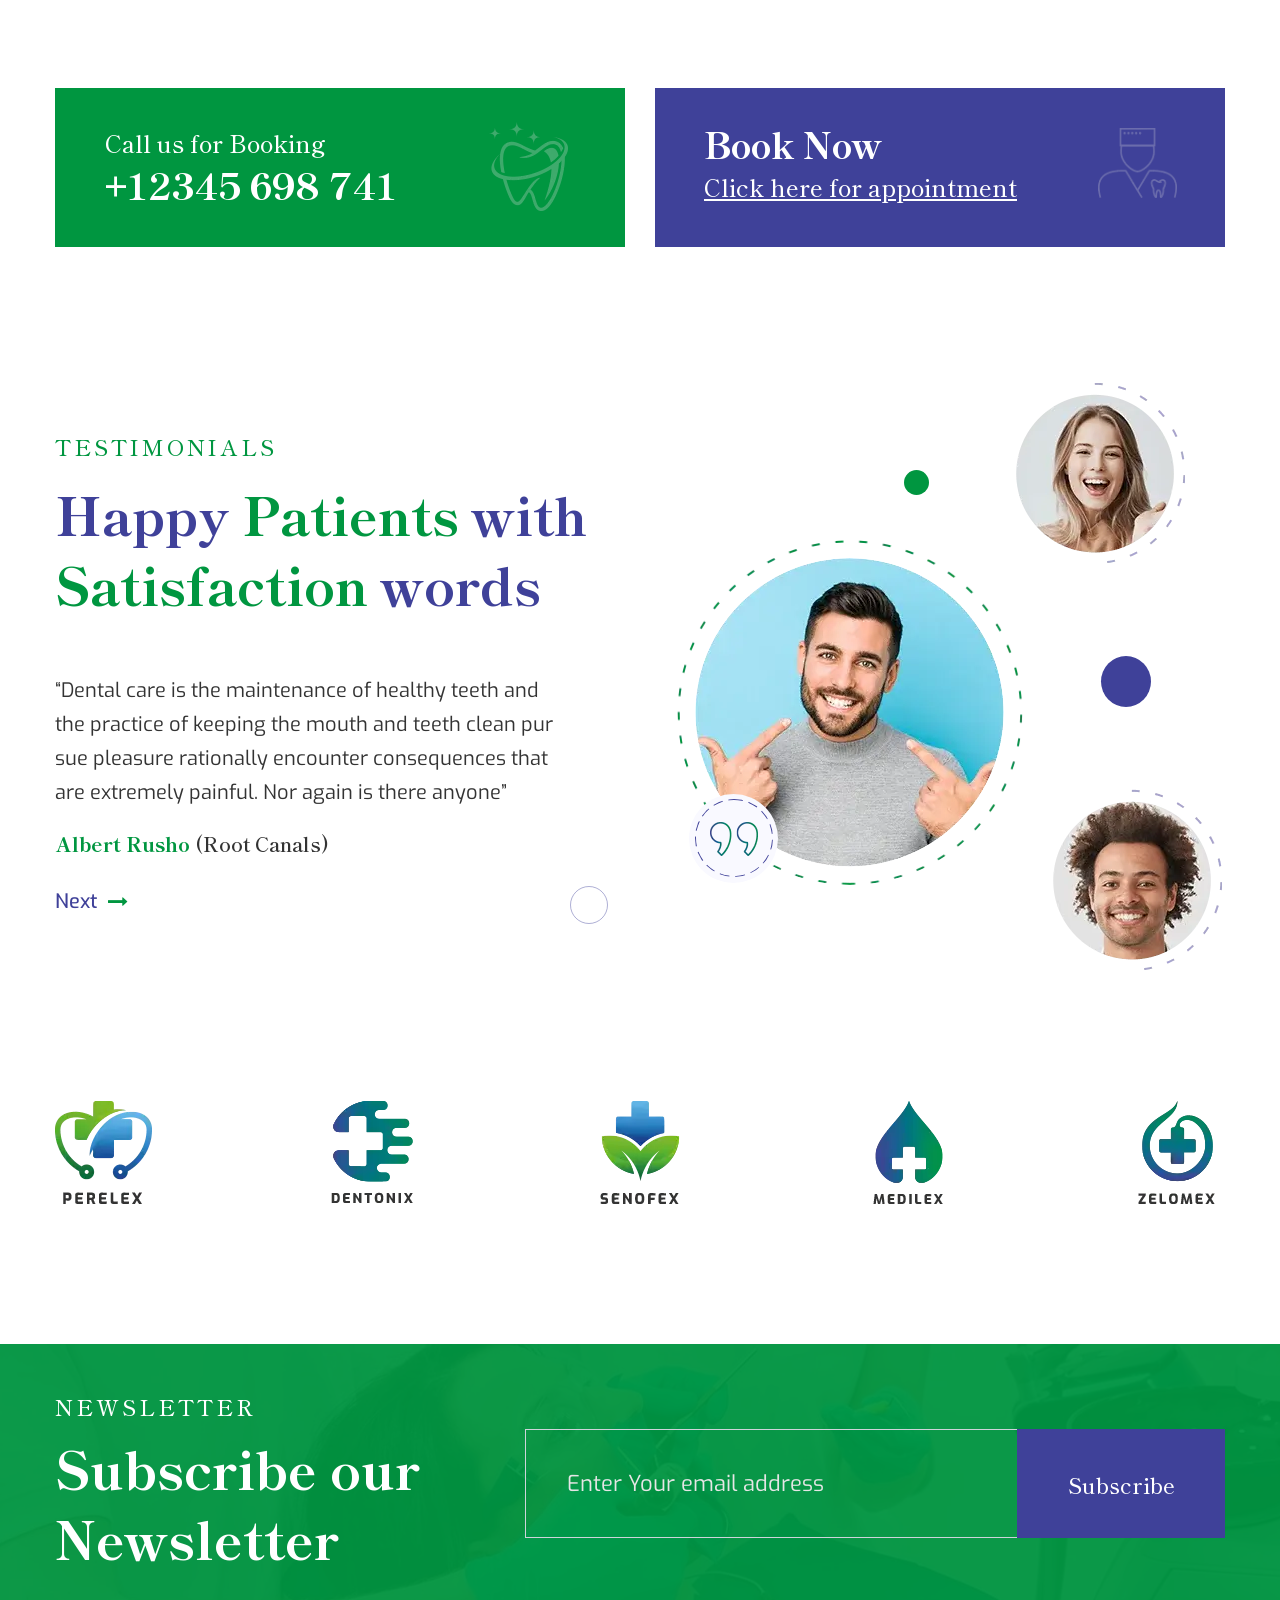
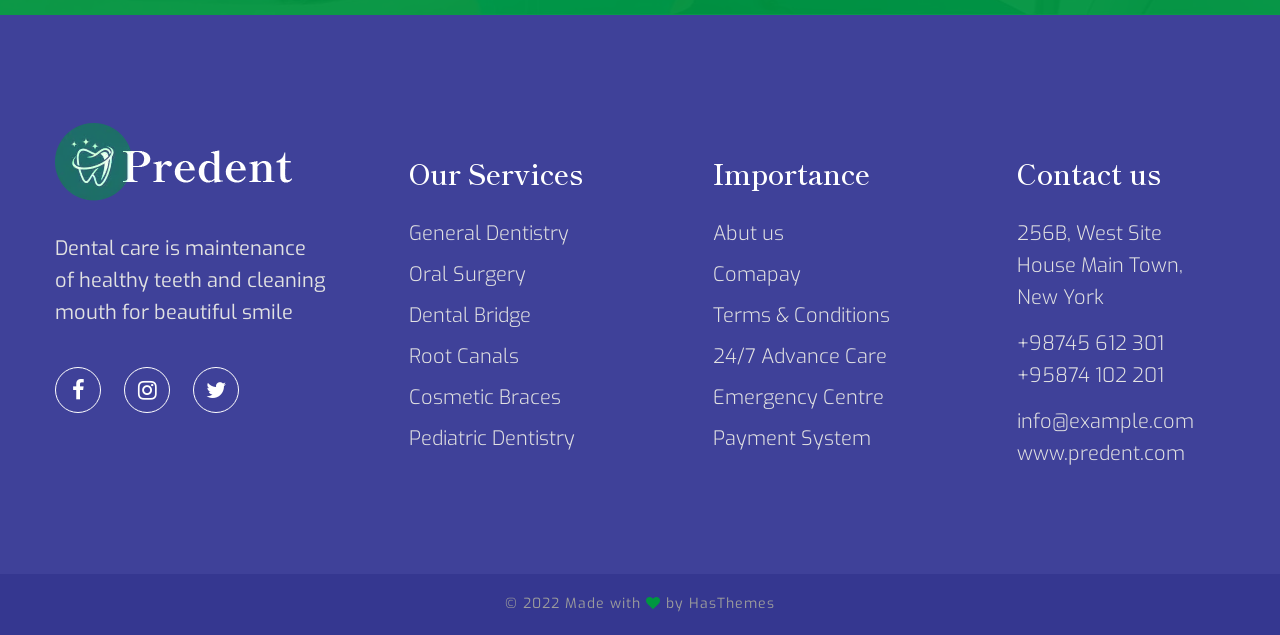
<file: about-us.html>
<!DOCTYPE html>
<html lang="en">

<head>
    <meta charset="utf-8">
    <meta http-equiv="X-UA-Compatible" content="IE=edge">
    <meta name="viewport" content="width=device-width, initial-scale=1.0" />

    <title>About :: Predent – Dental Care HTML Template</title>

    <!--== Favicon ==-->
    <link rel="shortcut icon" href="assets/img/favicon.ico" type="image/x-icon" />

    <!--== Google Fonts ==-->
    <link rel="preconnect" href="https://fonts.googleapis.com">
    <link rel="preconnect" href="https://fonts.gstatic.com" crossorigin>
    <link href="https://fonts.googleapis.com/css2?family=Exo:wght@300;400;500;600;700;800&family=Roboto:wght@300&family=Shippori+Mincho:wght@500;600;700;800&display=swap" rel="stylesheet">

    <!--== Bootstrap CSS ==-->
    <link href="assets/css/bootstrap.min.css" rel="stylesheet" />
    <!--== Font Awesome Icon CSS ==-->
    <link href="assets/css/font-awesome.min.css" rel="stylesheet" />
    <!--== Datetimepicker CSS ==-->
    <link href="assets/css/jquery.datetimepicker.css" rel="stylesheet" />
    <!--== Swiper CSS ==-->
    <link href="assets/css/swiper.min.css" rel="stylesheet" />
    <!--== Fancybox Min CSS ==-->
    <link href="assets/css/fancybox.min.css" rel="stylesheet" />
    <!--== Aos Min CSS ==-->
    <link href="assets/css/aos.min.css" rel="stylesheet" />

    <!--== Main Style CSS ==-->
    <link href="assets/css/style.css" rel="stylesheet" />

    <!--[if lt IE 9]>
    <script src="//oss.maxcdn.com/html5shiv/3.7.2/html5shiv.min.js"></script>
    <script src="//oss.maxcdn.com/respond/1.4.2/respond.min.js"></script>
    <![endif]-->
</head>

<body>

<!--wrapper start-->
<div class="wrapper">

  <!--== Start Preloader Content ==-->
  <div class="preloader-wrap">
    <div class="preloader">
      <span class="dot"></span>
      <div class="dots">
        <span></span>
        <span></span>
        <span></span>
      </div>
    </div>
  </div>
  <!--== End Preloader Content ==-->

  <!--== Start Header Wrapper ==-->
  <header class="header-wrapper">
    <div class="header-top-area">
      <div class="header-top-align">
        <div class="header-top-align-left">
          <div class="header-logo-area">
            <a href="index.html">
              <img class="logo-main" src="assets/img/logo.webp" width="255" height="56" alt="Logo" />
              <img class="logo-light" src="assets/img/logo-light.webp" width="237" height="78" alt="Logo" />
            </a>
          </div>
        </div>
        <div class="header-top-align-right">
          <div class="header-info-items">
            <div class="info-items">
              <div class="inner-content">
                <div class="icon">
                  <img src="assets/img/icons/time1.webp" alt="Image-HasTech">
                </div>
                <div class="content">
                  <p>8 am to 6 pm (Mon - Fri)<br>10 am to 8 pm (Sat - Sun)</p>
                </div>
              </div>
            </div>
            <div class="info-items">
              <div class="inner-content">
                <div class="icon">
                  <img src="assets/img/icons/map.webp" alt="Image-HasTech">
                </div>
                <div class="content">
                  <p>258C, Saintpatrick, Main Street <br>Notrth Town, New York</p>
                </div>
              </div>
            </div>
          </div>
          <div class="header-appointment-button">
            <a class="appointment-btn" href="contact.html">Appointment</a>
          </div>
        </div>
      </div>
    </div>
    <div class="header-area sticky-header header-default">
      <div class="container">
        <div class="row no-gutter align-items-center position-relative">
          <div class="col-12">
            <div class="header-align">
              <button class="btn-menu" type="button" data-bs-toggle="offcanvas" data-bs-target="#AsideOffcanvasMenu" aria-controls="AsideOffcanvasMenu">
                <i class="fa fa-align-left"></i>
              </button>
              <div class="header-align-left">
                <div class="mobile-header-logo">
                  <a href="index.html">
                    <img class="logo-light" src="assets/img/logo-light.webp" alt="Logo" />
                  </a>
                </div>
                <div class="header-navigation-area">
                  <ul class="main-menu nav">
                    <li><a href="index.html"><span>Home</span></a></li>
                    <li class="has-submenu"><a href="#/"><span>Services</span></a>
                      <ul class="submenu-nav">
                        <li><a href="services.html">Services</a></li>
                        <li><a href="service-details.html">Service Details</a></li>
                      </ul>
                    </li>
                    <li class="has-submenu"><a href="#/"><span>Dentist</span></a>
                      <ul class="submenu-nav">
                        <li><a href="team.html">Dentist</a></li>
                        <li><a href="team-details.html">Dentist Details</a></li>
                      </ul>
                    </li>
                    <li class="has-submenu"><a href="#/"><span>Pages</span></a>
                      <ul class="submenu-nav">
                        <li class="has-submenu"><a href="#">About Us</a>
                          <ul class="submenu-nav">
                            <li><a href="about-us.html">About Us One</a></li>
                          </ul>
                        </li>
                      </ul>
                    </li>
                    <li class="has-submenu"><a href="#/"><span>Blog</span></a>
                      <ul class="submenu-nav submenu-nav-mega">
                        <li class="mega-menu-item"><a href="#/" class="mega-title">Blog Layout</a>
                          <ul>
                            <li><a href="blog.html">Blog Grid</a></li>
                            <li><a href="blog-left-sidebar.html">Blog Left Sidebar</a></li>
                            <li><a href="blog-right-sidebar.html">Blog Right Sidebar</a></li>
                          </ul>
                        </li>
                        <li class="mega-menu-item"><a href="#/" class="mega-title">Blog Single Layout</a>
                          <ul>
                            <li><a href="blog-details.html">Blog Details</a></li>
                            <li><a href="blog-details-left-sidebar.html">Blog Details Left Sidebar</a></li>
                            <li><a href="blog-details-right-sidebar.html">Blog Details Right Sidebar</a></li>
                          </ul>
                        </li>
                      </ul>
                    </li>
                    <li><a href="contact.html"><span>Contact</span></a></li>
                  </ul>
                </div>
              </div>
              <div class="header-align-right">
                <div class="header-action-area">
                  <a class="btn-login-menu" href="account-login.html">Login</a>
                  <span>/</span>
                  <a class="btn-register-menu" href="account-register.html">Register</a>
                </div>
              </div>
            </div>
          </div>
        </div>
      </div>
    </div>
  </header>
  <!--== End Header Wrapper ==-->
  
  <main class="main-content">
    <!--== Start Page Header Area Wrapper ==-->
    <div class="page-header-area" data-bg-img="assets/img/photos/bg3.webp">
      <div class="container pt--0 pb--0">
        <div class="row">
          <div class="col-12 text-center">
            <div class="page-header-content">
              <h3 class="sub-title" data-aos="fade-down" data-aos-duration="800">ABOUT US</h3>
              <h2 class="title" data-aos="fade-down" data-aos-duration="1000">About Predent</h2>
              <nav class="breadcrumb-area" data-aos="fade-down" data-aos-duration="1200">
                <ul class="breadcrumb">
                  <li><a href="index.html">Home</a></li>
                  <li class="breadcrumb-sep">/</li>
                  <li>About</li>
                </ul>
              </nav>
            </div>
          </div>
        </div>
      </div>
      <div class="page-header-layer-style">
        <div class="layer-style mousemove-layer" data-speed=".7"><img src="assets/img/icons/2.webp" alt="Image-HasTech"></div>
        <div class="layer-style2 mousemove-layer" data-speed=".2"><img src="assets/img/icons/3.webp" alt="Image-HasTech"></div>
        <div class="layer-style3 mousemove-layer" data-speed=".5"><img src="assets/img/icons/4.webp" alt="Image-HasTech"></div>
        <div class="layer-style4 mousemove-layer" data-speed=".3"><img src="assets/img/icons/5.webp" alt="Image-HasTech"></div>
      </div>
    </div>
    <!--== End Page Header Area Wrapper ==-->

    <!--== Start About Area Wrapper ==-->
    <section class="about-area about-inner-area">
      <div class="container pb--0">
        <div class="about-content-style2">
          <div class="row">
            <div class="col-lg-6">
              <div class="about-content" data-aos="fade-up">
                <div class="section-title mb--0">
                  <h5 class="sub-title">SCIENCE 2005</h5>
                  <h2 class="title">Keep your <span>Teeth Clean</span> & Shine</h2>
                  <div class="desc">
                    <p>Dental care is the maintenance of healthy teeth and the practice of keeping the mouth and teeth clean pur sue pleasure rationally encounter consequences that are extremely painful. Nor again is there anyone</p>
                  </div>
                </div>
                <h4 class="note-info">You need to brush your teeth everyday for healty teeth and simle</h4>
                <div class="about-content-bottom-info">
                  <a class="about-btn-link" href="about.html">Book now</a>
                  <div class="video-content-wrap">
                    <a class="ht-popup-video video-popup" href="https://player.vimeo.com/video/172601404?autoplay=1">
                      <img class="icon-img" src="assets/img/icons/play1.webp" alt="Image-HasTech">
                      <span>Video tour</span>
                    </a>
                  </div>
                </div>
              </div>
            </div>
            <div class="col-lg-6">
              <div class="about-thumb">
                <img  data-aos="fade-left" src="assets/img/photos/about2.webp" width="617" height="520" alt="Image-HasTech">
              </div>
            </div>
          </div>
        </div>
      </div>
    </section>
    <!--== End About Area Wrapper ==-->

    <!--== Start Service List Area Wrapper ==-->
    <section class="service-list-area service-list-about-area">
      <div class="container">
        <div class="row">
          <div class="col-12">
            <div class="service-list-content-wrap">
              <div class="grid-item">
                <!--== Start Service List Item ==-->
                <div class="service-list-item" data-aos="fade-up">
                  <div class="icon-box">
                    <img src="assets/img/icons/fun1.webp" width="62" height="79" alt="Image-HasTech">
                  </div>
                  <div class="content">
                    <h2 class="price-number"><span>$</span><span class="counter" data-counterup-delay="30">65</span></h2>
                    <h6 class="title">Dental Implant</h6>
                  </div>
                </div>
                <!--== End Service List Item ==-->
              </div>
              <div class="grid-item">
                <!--== Start Service List Item ==-->
                <div class="service-list-item" data-aos="fade-up">
                  <div class="icon-box">
                    <img src="assets/img/icons/fun2.webp" width="74" height="79" alt="Image-HasTech">
                  </div>
                  <div class="content">
                    <h2 class="price-number"><span>$</span><span class="counter" data-counterup-delay="30">135</span></h2>
                    <h6 class="title">Teets Whitening</h6>
                  </div>
                </div>
                <!--== End Service List Item ==-->
              </div>
              <div class="grid-item">
                <!--== Start Service List Item ==-->
                <div class="service-list-item" data-aos="fade-up">
                  <div class="icon-box">
                    <img src="assets/img/icons/fun3.webp" width="89" height="78" alt="Image-HasTech">
                  </div>
                  <div class="content">
                    <h2 class="price-number"><span>$</span><span class="counter" data-counterup-delay="30">230</span></h2>
                    <h6 class="title">Dental Crown</h6>
                  </div>
                </div>
                <!--== End Service List Item ==-->
              </div>
            </div>
          </div>
        </div>
      </div>
    </section>
    <!--== End Service List Area Wrapper ==-->

    <!--== Start Divider Area Wrapper ==-->
    <div class="divider-area">
      <div class="container pt--0 pb--0">
        <div class="row divider-style2-wrap">
          <div class="col-lg-7">
            <div class="divider-thumb">
              <div class="row">
                <div class="col-12">
                  <div class="swiper-container feature-slider-container" data-aos="fade-right">
                    <div class="swiper-wrapper">
                      <div class="swiper-slide">
                        <div class="slider-thumb-area">
                          <div class="thumb">
                            <img src="assets/img/photos/fea1.webp" width="540" height="527" alt="Image-HasTech">
                          </div>
                          <div class="shape1"></div>
                          <div class="shape2"></div>
                        </div>
                      </div>
                      <div class="swiper-slide">
                        <div class="slider-thumb-area">
                          <div class="thumb">
                            <img src="assets/img/photos/fea2.webp" width="540" height="527" alt="Image-HasTech">
                          </div>
                          <div class="shape1"></div>
                          <div class="shape2"></div>
                        </div>
                      </div>
                    </div>

                    <!--== Add Swiper Arrows ==-->
                    <div class="swiper-btn-wrap">
                      <div class="swiper-btn-prev"><i class="fa fa-angle-left"></i></div>
                      <div class="swiper-btn-next"><i class="fa fa-angle-right"></i></div>
                    </div>
                  </div>
                </div>
              </div>
            </div>
          </div>
          <div class="col-lg-5">
            <div class="divider-content" data-aos="fade-up">
              <div class="section-title mb--0 position-relative">
                <h5 class="sub-title">WHY WE BEST</h5>
                <h2 class="title">People <span>Choose Us</span> because...</h2>
                <div class="desc">
                  <p>Dental care is the maintenance of healthy teeth and the practice of keeping the teeth clean </p>
                </div>
                <div class="section-title mb--0-shape"></div>
              </div>
              <div class="feature-box-wrap">
                <!--== Start Feature Item ==-->
                <div class="feature-box">
                  <div class="inner-content">
                    <div class="icon">
                      <img class="icon-img" src="assets/img/icons/f1.webp" alt="Image-HasTech">
                    </div>
                    <div class="content">
                      <h4 class="title">Expert Dentist</h4>
                      <p>Dental care is the maintenance of healthy teeth and smile</p>
                    </div>
                  </div>
                </div>
                <!--== End Feature Item ==-->

                <!--== Start Feature Item ==-->
                <div class="feature-box">
                  <div class="inner-content">
                    <div class="icon">
                      <img class="icon-img" src="assets/img/icons/f2.webp" alt="Image-HasTech">
                    </div>
                    <div class="content">
                      <h4 class="title">24/7 Advance Care</h4>
                      <p>Dental care is the maintenance of healthy teeth and smile</p>
                    </div>
                  </div>
                </div>
                <!--== End Feature Item ==-->

                <!--== Start Feature Item ==-->
                <div class="feature-box">
                  <div class="inner-content">
                    <div class="icon">
                      <img class="icon-img" src="assets/img/icons/f3.webp" alt="Image-HasTech">
                    </div>
                    <div class="content">
                      <h4 class="title">Available Products</h4>
                      <p>Dental care is the maintenance of healthy teeth and smile</p>
                    </div>
                  </div>
                </div>
                <!--== End Feature Item ==-->
              </div>
            </div>
          </div>
        </div>
      </div>
    </div>
    <!--== End Divider Area Wrapper ==-->

    <!--== Start Team Area Wrapper ==-->
    <section class="team-area team-about-area">
      <div class="container" data-aos="fade-up">
        <div class="row">
          <div class="col-lg-6 m-auto">
            <div class="section-title text-center">
              <h5 class="sub-title">DENTIST</h5>
              <h2 class="title mb--0">Meet our <span>Dentist qulified</span> staff</h2>
            </div>
          </div>
        </div>
        <div class="row">
          <div class="col-sm-6 col-lg-4 col-xl-3">
            <!--== Start Team Item ==-->
            <div class="team-item">
              <div class="inner-content">
                <div class="thumb">
                  <a href="team-details.html"><img src="assets/img/team/1.webp" width="270" height="233" alt="Image-HasTech"></a>
                </div>
                <div class="content">
                  <div class="staff-info">
                    <h4 class="title"><a href="team-details.html">Dr. David Costa</a></h4>
                    <h5 class="sub-title">General Dentist</h5>
                    <div class="social-icons">
                      <span>Follow on -</span>
                      <a href="#/"><i class="fa fa-facebook"></i></a>
                      <a href="#/"><i class="fa fa-instagram"></i></a>
                      <a href="#/"><i class="fa fa-twitter"></i></a>
                    </div>
                  </div>
                  <div class="content-footer">
                    <div class="meta-rating">
                      <i class="fa fa-heart"></i>
                      <span>5.0</span>
                    </div>
                    <div class="meta-time">
                      <i class="fa fa-clock-o"></i>
                      <span>09 am - 12 pm</span>
                    </div>
                  </div>
                  <a class="chat-btn" href="#/"><img src="assets/img/icons/chat1.webp" alt="Image-HasTech"></a>
                </div>
              </div>
            </div>
            <!--== End Team Item ==-->
          </div>
          <div class="col-sm-6 col-lg-4 col-xl-3">
            <!--== Start Team Item ==-->
            <div class="team-item">
              <div class="inner-content">
                <div class="thumb">
                  <a href="team-details.html"><img src="assets/img/team/2.webp" width="270" height="233" alt="Image-HasTech"></a>
                </div>
                <div class="content">
                  <div class="staff-info">
                    <h4 class="title"><a href="team-details.html">Dr. Julia Smith</a></h4>
                    <h5 class="sub-title">Orthodontist</h5>
                    <div class="social-icons">
                      <span>Follow on -</span>
                      <a href="#/"><i class="fa fa-facebook"></i></a>
                      <a href="#/"><i class="fa fa-instagram"></i></a>
                      <a href="#/"><i class="fa fa-twitter"></i></a>
                    </div>
                  </div>
                  <div class="content-footer">
                    <div class="meta-rating">
                      <i class="fa fa-heart"></i>
                      <span>4.9</span>
                    </div>
                    <div class="meta-time">
                      <i class="fa fa-clock-o"></i>
                      <span>10 am - 04 pm</span>
                    </div>
                  </div>
                  <a class="chat-btn" href="#/"><img src="assets/img/icons/chat1.webp" alt="Image-HasTech"></a>
                </div>
              </div>
            </div>
            <!--== End Team Item ==-->
          </div>
          <div class="col-sm-6 col-lg-4 col-xl-3">
            <!--== Start Team Item ==-->
            <div class="team-item">
              <div class="inner-content">
                <div class="thumb">
                  <a href="team-details.html"><img src="assets/img/team/3.webp" width="270" height="233" alt="Image-HasTech"></a>
                </div>
                <div class="content">
                  <div class="staff-info">
                    <h4 class="title"><a href="team-details.html">Dr. Thomas Albart</a></h4>
                    <h5 class="sub-title">Dental Sergeon</h5>
                    <div class="social-icons">
                      <span>Follow on -</span>
                      <a href="#/"><i class="fa fa-facebook"></i></a>
                      <a href="#/"><i class="fa fa-instagram"></i></a>
                      <a href="#/"><i class="fa fa-twitter"></i></a>
                    </div>
                  </div>
                  <div class="content-footer">
                    <div class="meta-rating">
                      <i class="fa fa-heart"></i>
                      <span>4.8</span>
                    </div>
                    <div class="meta-time">
                      <i class="fa fa-clock-o"></i>
                      <span>09 am - 12 pm</span>
                    </div>
                  </div>
                  <a class="chat-btn" href="#/"><img src="assets/img/icons/chat1.webp" alt="Image-HasTech"></a>
                </div>
              </div>
            </div>
            <!--== End Team Item ==-->
          </div>
          <div class="col-sm-6 col-lg-4 col-xl-3">
            <!--== Start Team Item ==-->
            <div class="team-item">
              <div class="inner-content">
                <div class="thumb">
                  <a href="team-details.html"><img src="assets/img/team/4.webp" width="270" height="233" alt="Image-HasTech"></a>
                </div>
                <div class="content">
                  <div class="staff-info">
                    <h4 class="title"><a href="team-details.html">Dr. Rebeca Smith</a></h4>
                    <h5 class="sub-title">Cosmetic Dentist</h5>
                    <div class="social-icons">
                      <span>Follow on -</span>
                      <a href="#/"><i class="fa fa-facebook"></i></a>
                      <a href="#/"><i class="fa fa-instagram"></i></a>
                      <a href="#/"><i class="fa fa-twitter"></i></a>
                    </div>
                  </div>
                  <div class="content-footer">
                    <div class="meta-rating">
                      <i class="fa fa-heart"></i>
                      <span>5.0</span>
                    </div>
                    <div class="meta-time">
                      <i class="fa fa-clock-o"></i>
                      <span>12 pm - 05 pm</span>
                    </div>
                  </div>
                  <a class="chat-btn" href="#/"><img src="assets/img/icons/chat1.webp" alt="Image-HasTech"></a>
                </div>
              </div>
            </div>
            <!--== End Team Item ==-->
          </div>
        </div>
      </div>
    </section>
    <!--== End Team Area Wrapper ==-->

    <!--== Start Divider Area Wrapper ==-->
    <div class="divider-area">
      <div class="container pt--0 pb--0" data-aos="fade-up">
        <div class="row divider-style3-wrap">
          <div class="col-md-6">
            <div class="divider-content">
              <div class="emergency-call-info">
                <div class="content">
                  <h4 class="title">Call us for Booking</h4>
                  <h3 class="number">+12345 698 741</h3>
                </div>
                <div class="icon-box">
                  <img class="icon-img" src="assets/img/icons/booking1.webp" alt="Image-HasTech">
                </div>
              </div>
            </div>
          </div>
          <div class="col-md-6">
            <div class="divider-content">
              <div class="booking-info">
                <div class="content">
                  <h3 class="title">Book Now</h3>
                  <h4 class="appointment-btn"><a href="contact.html">Click here for appointment</a></h4>
                </div>
                <div class="icon-box">
                  <img class="icon-img" src="assets/img/icons/6.webp" alt="Image-HasTech">
                </div>
              </div>
            </div>
          </div>
        </div>
      </div>
    </div>
    <!--== End Divider Area Wrapper ==-->

    <!--== Start Testimonial Area Wrapper ==-->
    <section class="testimonial-area testimonial-about-area">
      <div class="container" data-aos="fade-up">
        <div class="row">
          <div class="col-md-6">
            <div class="testi-slider-content">
              <div class="section-title">
                <h5 class="sub-title">TESTIMONIALS</h5>
                <h2 class="title">Happy <span>Patients</span> with <span>Satisfaction</span> words</h2>
              </div>
              <div class="swiper-container testimonial-top">
                <div class="swiper-wrapper">
                  <div class="swiper-slide">
                    <!--== Start Testimonial Item ==-->
                    <div class="testimonial-item">
                      <div class="testi-inner-content">
                        <div class="testi-content">
                          <p>“Dental care is the maintenance of healthy teeth and the practice of keeping the mouth and teeth clean pur sue pleasure rationally encounter consequences that are extremely painful. Nor again is there anyone”</p>
                        </div>
                        <div class="testi-author">
                          <div class="testi-info">
                            <span class="name">Albert Rusho</span>
                            <span class="designation"> (Root Canals)</span>
                          </div>
                        </div>
                      </div>
                    </div>
                    <!--== End Testimonial Item ==-->
                  </div>
                  <div class="swiper-slide">
                    <!--== Start Testimonial Item ==-->
                    <div class="testimonial-item">
                      <div class="testi-inner-content">
                        <div class="testi-content">
                          <p>“Dental care is the maintenance of healthy teeth and the practice of keeping the mouth and teeth clean pur sue pleasure rationally encounter consequences that are extremely painful. Nor again is there anyone”</p>
                        </div>
                        <div class="testi-author">
                          <div class="testi-info">
                            <span class="name">David Costa</span>
                            <span class="designation"> (Root Canals)</span>
                          </div>
                        </div>
                      </div>
                    </div>
                    <!--== End Testimonial Item ==-->
                  </div>
                  <div class="swiper-slide">
                    <!--== Start Testimonial Item ==-->
                    <div class="testimonial-item">
                      <div class="testi-inner-content">
                        <div class="testi-content">
                          <p>“Dental care is the maintenance of healthy teeth and the practice of keeping the mouth and teeth clean pur sue pleasure rationally encounter consequences that are extremely painful. Nor again is there anyone”</p>
                        </div>
                        <div class="testi-author">
                          <div class="testi-info">
                            <span class="name">Julia Smith</span>
                            <span class="designation"> (Root Canals)</span>
                          </div>
                        </div>
                      </div>
                    </div>
                    <!--== End Testimonial Item ==-->
                  </div>
                </div>

                <!--== Add Swiper Arrows ==-->
                <div class="swiper-btn-wrap">
                  <div class="swiper-btn-prev"><i class="fa fa-long-arrow-left"></i><span>prev</span></div>
                  <div class="swiper-btn-next"><span>next</span><i class="fa fa-long-arrow-right"></i></div>
                </div>
              </div>
            </div>
          </div>
          <div class="col-md-6">
            <div class="testi-slider-thumb">
              <div class="swiper-container testimonial-thumbs">
                <div class="swiper-wrapper">
                  <div class="swiper-slide">
                    <!--== Start Testimonial Item ==-->
                    <div class="testimonial-item">
                      <div class="testi-inner-thumb">
                        <div class="testi-thumb">
                          <img src="assets/img/testimonial/1.webp" width="309" height="309" alt="Image-HasTech">
                          <div class="quote-icon">
                            <img src="assets/img/icons/quote.webp" alt="Image-HasTech">
                          </div>
                          <div class="shape"></div>
                        </div>
                      </div>
                    </div>
                    <!--== End Testimonial Item ==-->
                  </div>
                  <div class="swiper-slide">
                    <!--== Start Testimonial Item ==-->
                    <div class="testimonial-item">
                      <div class="testi-inner-thumb">
                        <div class="testi-thumb">
                          <img src="assets/img/testimonial/2.webp" width="309" height="309" alt="Image-HasTech">
                          <div class="quote-icon">
                            <img src="assets/img/icons/quote.webp" alt="Image-HasTech">
                          </div>
                          <div class="shape"></div>
                        </div>
                      </div>
                    </div>
                    <!--== End Testimonial Item ==-->
                  </div>
                  <div class="swiper-slide">
                    <!--== Start Testimonial Item ==-->
                    <div class="testimonial-item">
                      <div class="testi-inner-thumb">
                        <div class="testi-thumb">
                          <img src="assets/img/testimonial/3.webp" width="309" height="309" alt="Image-HasTech">
                          <div class="quote-icon">
                            <img src="assets/img/icons/quote.webp" alt="Image-HasTech">
                          </div>
                          <div class="shape"></div>
                        </div>
                      </div>
                    </div>
                    <!--== End Testimonial Item ==-->
                  </div>
                </div>
              </div>
              <div class="testi-thumb-shape" ><img src="assets/img/testimonial/s1.webp" width="170" height="182" alt="Image-HasTech"></div>
              <div class="testi-thumb-shape2"><img src="assets/img/testimonial/s2.webp" width="170" height="182" alt="Image-HasTech"></div>
              <div class="testi-thumb-shape3"></div>
              <div class="testi-thumb-shape4"></div>
              <div class="testi-thumb-shape5"></div>
            </div>
          </div>
        </div>
      </div>
    </section>
    <!--== End Testimonial Area Wrapper ==-->

    <!--== Start Brand Logo Area Wrapper ==-->
    <div class="brand-logo-area brand-logo-about-area">
      <div class="container">
        <div class="brand-logo-content">
          <div class="row">
            <div class="col-12">
              <div class="swiper-container brand-logo-slider-container" data-aos="fade-down">
                <div class="swiper-wrapper">
                  <div class="swiper-slide">
                    <!--== Start Brand Logo Item ==-->
                    <div class="brand-logo-item">
                      <img src="assets/img/brand-logo/1.webp" width="97" height="103" alt="Image-HasTech">
                    </div>
                    <!--== End Brand Logo Item ==-->
                  </div>
                  <div class="swiper-slide">
                    <!--== Start Brand Logo Item ==-->
                    <div class="brand-logo-item">
                      <img src="assets/img/brand-logo/2.webp" width="82" height="102" alt="Image-HasTech">
                    </div>
                    <!--== End Brand Logo Item ==-->
                  </div>
                  <div class="swiper-slide">
                    <!--== Start Brand Logo Item ==-->
                    <div class="brand-logo-item">
                      <img src="assets/img/brand-logo/3.webp" width="80" height="103" alt="Image-HasTech">
                    </div>
                    <!--== End Brand Logo Item ==-->
                  </div>
                  <div class="swiper-slide">
                    <!--== Start Brand Logo Item ==-->
                    <div class="brand-logo-item">
                      <img src="assets/img/brand-logo/4.webp" width="70" height="103" alt="Image-HasTech">
                    </div>
                    <!--== End Brand Logo Item ==-->
                  </div>
                  <div class="swiper-slide">
                    <!--== Start Brand Logo Item ==-->
                    <div class="brand-logo-item">
                      <img src="assets/img/brand-logo/5.webp" width="77" height="103" alt="Image-HasTech">
                    </div>
                    <!--== End Brand Logo Item ==-->
                  </div>
                </div>
              </div>
            </div>
          </div>
        </div>
      </div>
    </div>
    <!--== End Brand Logo Area Wrapper ==-->

    <!--== Start News Letter Area Wrapper ==-->
    <section class="newsletter-area bg-overlay bg-overlay-theme-color bg-img z-index-1" data-aos="fade-up" data-bg-img="assets/img/photos/bg2.webp">
      <div class="container pt--0 pb--0">
        <div class="newsletter-content-wrap">
          <div class="row align-items-center">
            <div class="col-md-5">
              <div class="newsletter-content">
                <div class="section-title section-title-light mb--0">
                  <h5 class="sub-title">NEWSLETTER</h5>
                  <h2 class="title mb--0">Subscribe our Newsletter</h2>
                </div>
              </div>
            </div>
            <div class="col-md-7">
              <div class="newsletter-form">
                <form>
                  <input type="email" class="form-control" placeholder="Enter Your email address">
                  <button class="btn-submit" type="submit">Subscribe</button>
                </form>
              </div>
            </div>
          </div>
        </div>
      </div>
    </section>
    <!--== End News Letter Area Wrapper ==-->
  </main>

  <!--== Start Footer Area Wrapper ==-->
  <footer class="footer-area">
    <!--== Start Footer Main ==-->
    <div class="footer-main">
      <div class="container pt--0 pb--0">
        <div class="row no-gutter">
          <div class="col-sm-6 col-lg-3">
            <!--== Start widget Item ==-->
            <div class="widget-item">
              <div class="about-widget-wrap">
                <div class="widget-logo-area">
                  <a href="index.html">
                    <img class="logo-main" src="assets/img/logo-light.webp" width="237" height="78" alt="Logo" />
                  </a>
                </div>
                <p class="desc">Dental care is maintenance of healthy teeth and cleaning mouth for beautiful smile</p>
                <div class="social-icons">
                  <a href="#/"><i class="fa fa-facebook"></i></a>
                  <a href="#/"><i class="fa fa-instagram"></i></a>
                  <a href="#/"><i class="fa fa-twitter"></i></a>
                </div>
              </div>
            </div>
            <!--== End widget Item ==-->
          </div>
          <div class="col-sm-6 col-lg-3">
            <!--== Start widget Item ==-->
            <div class="widget-item widget-menu">
              <h4 class="widget-title">Our Services</h4>
              <div class="widget-menu-wrap">
                <ul class="nav-menu">
                  <li><a href="services.html">General Dentistry</a></li>
                  <li><a href="services.html">Oral Surgery</a></li>
                  <li><a href="services.html">Dental Bridge</a></li>
                  <li><a href="services.html">Root Canals</a></li>
                  <li><a href="services.html">Cosmetic Braces</a></li>
                  <li><a href="services.html">Pediatric Dentistry</a></li>
                </ul>
              </div>
            </div>
            <!--== End widget Item ==-->
          </div>
          <div class="col-sm-6 col-lg-3">
            <!--== Start widget Item ==-->
            <div class="widget-item widget-menu2">
              <h4 class="widget-title">Importance</h4>
              <div class="widget-menu-wrap">
                <ul class="nav-menu">
                  <li><a href="about-us.html">Abut us</a></li>
                  <li><a href="about-us.html">Comapay</a></li>
                  <li><a href="about-us.html">Terms & Conditions</a></li>
                  <li><a href="contact.html">24/7 Advance Care</a></li>
                  <li><a href="services.html">Emergency Centre</a></li>
                  <li><a href="contact.html">Payment System</a></li>
                </ul>
              </div>
            </div>
            <!--== End widget Item ==-->
          </div>
          <div class="col-sm-6 col-lg-3">
            <!--== Start widget Item ==-->
            <div class="widget-item widget-contact">
              <h4 class="widget-title">Contact us</h4>
              <div class="widget-contact-wrap">
                <ul>
                  <li>256B, West Site House Main Town, New York</li>
                  <li><a href="tel:+98745612301">+98745 612 301</a><br><a href="tel:+95874102201">+95874 102 201</a></li>
                  <li><a href="mailto:info@example.com">info@example.com</a><br><a href="mailto:www.predent.com">www.predent.com</a></li>
                </ul>
              </div>
            </div>
            <!--== End widget Item ==-->
          </div>
        </div>
      </div>
    </div>
    <!--== End Footer Main ==-->

    <!--== Start Footer Bottom ==-->
    <div class="footer-bottom">
      <div class="container pt--0 pb--0">
        <div class="row">
          <div class="col-12">
            <p class="copyright">© 2022 Made with <i class="fa fa-heart"></i> by <a target="_blank" href="https://www.hasthemes.com"> HasThemes</a></p>
          </div>
        </div>
      </div>
    </div>
    <!--== End Footer Bottom ==-->
  </footer>
  <!--== End Footer Area Wrapper ==-->

  <!--== Scroll Top Button ==-->
  <div id="scroll-to-top" class="scroll-to-top"><span class="fa fa-angle-up"></span></div>

  <!--== Start Aside Menu ==-->
  <aside class="off-canvas-wrapper offcanvas offcanvas-start" tabindex="-1" id="AsideOffcanvasMenu" aria-labelledby="offcanvasExampleLabel">
    <div class="offcanvas-header">
      <h1 class="d-none" id="offcanvasExampleLabel">Aside Menu</h1>
      <button class="btn-menu-close" data-bs-dismiss="offcanvas" aria-label="Close">menu <i class="fa fa-chevron-left"></i></button>
    </div>
    <div class="offcanvas-body">
      <!-- Mobile Menu Start -->
      <div class="mobile-menu-items">
        <ul class="nav-menu">
          <li><a href="index.html">Home</a></li>
          <li><a href="#">Services</a>
            <ul class="sub-menu">
              <li><a href="services.html">Services</a></li>
              <li><a href="service-details.html">Service Details</a></li>
            </ul>
          </li>
          <li><a href="#">Dentist</a>
            <ul class="sub-menu">
              <li><a href="team.html">Dentist</a></li>
              <li><a href="team-details.html">Dentist Details</a></li>
            </ul>
          </li>
          <li><a href="#">Pages</a>
            <ul class="sub-menu">
              <li><a href="#">About Us</a>
                <ul class="sub-menu">
                  <li><a href="about-us.html">About Us One</a></li>
                </ul>
              </li>
            </ul>
          </li>
          <li><a href="#">Blog</a>
            <ul class="sub-menu">
              <li><a href="#" class="mega-title">Blog Layout</a>
                <ul class="sub-menu">
                  <li><a href="blog.html">Blog Grid</a></li>
                  <li><a href="blog-left-sidebar.html">Blog Left Sidebar</a></li>
                  <li><a href="blog-right-sidebar.html">Blog Right Sidebar</a></li>
                </ul>
              </li>
              <li><a href="#" class="mega-title">Blog Single Layout</a>
                <ul class="sub-menu">
                  <li><a href="blog-details.html">Blog Details</a></li>
                  <li><a href="blog-details-left-sidebar.html">Blog Details Left Sidebar</a></li>
                  <li><a href="blog-details-right-sidebar.html">Blog Details Right Sidebar</a></li>
                </ul>
              </li>
            </ul>
          </li>
          <li><a href="contact.html">Contact</a></li>
        </ul>
      </div>
      <!-- Mobile Menu End -->
      <div class="mobile-menu-info">
        <div class="info-item">
          <div class="icon">
            <img src="assets/img/icons/time1.webp" alt="Image-HasTech">
          </div>
          <div class="content">
            <p>8 am to 6 pm (Mon - Fri)<br>10 am to 8 pm (Sat - Sun)</p>
          </div>
        </div>
        <div class="info-item">
          <div class="icon">
            <img src="assets/img/icons/map.webp" alt="Image-HasTech">
          </div>
          <div class="content">
            <p>258C, Saintpatrick, Main Street Notrth Town, New York</p>
          </div>
        </div>
      </div>
      <a class="mobile-menu-btn" href="contact.html">Appointment</a>
      <div class="mobile-menu-action">
        <a class="btn-login-menu" href="account-login.html">Login</a>
        <span>/</span>
        <a class="btn-register-menu" href="account-register.html">Register</a>
      </div>
    </div>
  </aside>
  <!--== End Aside Menu ==-->
</div>

<!--=======================Javascript============================-->

<!--=== jQuery Modernizr Min Js ===-->
<script src="assets/js/modernizr-3.5.0.js"></script>
<!--=== jQuery Min Js ===-->
<script src="assets/js/jquery-3.6.0-main.js"></script>
<!--=== jQuery Migration Min Js ===-->
<script src="assets/js/jquery-3.3.2-migrate.js"></script>
<!--=== jQuery Bootstrap Min Js ===-->
<script src="assets/js/bootstrap.bundle.min.js"></script>
<!--=== jQuery Swiper Min Js ===-->
<script src="assets/js/swiper.min.js"></script>
<!--=== jQuery Fancybox Min Js ===-->
<script src="assets/js/fancybox.min.js"></script>
<!--=== jQuery Waypoint Js ===-->
<script src="assets/js/waypoint-4.0.1.js"></script>
<!--=== jQuery Aos Min Js ===-->
<script src="assets/js/aos.min.js"></script>
<!--=== jQuery Counterup Min Js ===-->
<script src="assets/js/counterup.js"></script>
<!--=== jQuery Datetimepicker Min Js ===-->
<script src="assets/js/jquery.datetimepicker.min.js"></script>

<!--=== jQuery Custom Js ===-->
<script src="assets/js/custom.js"></script>

</body>

</html>
</file>
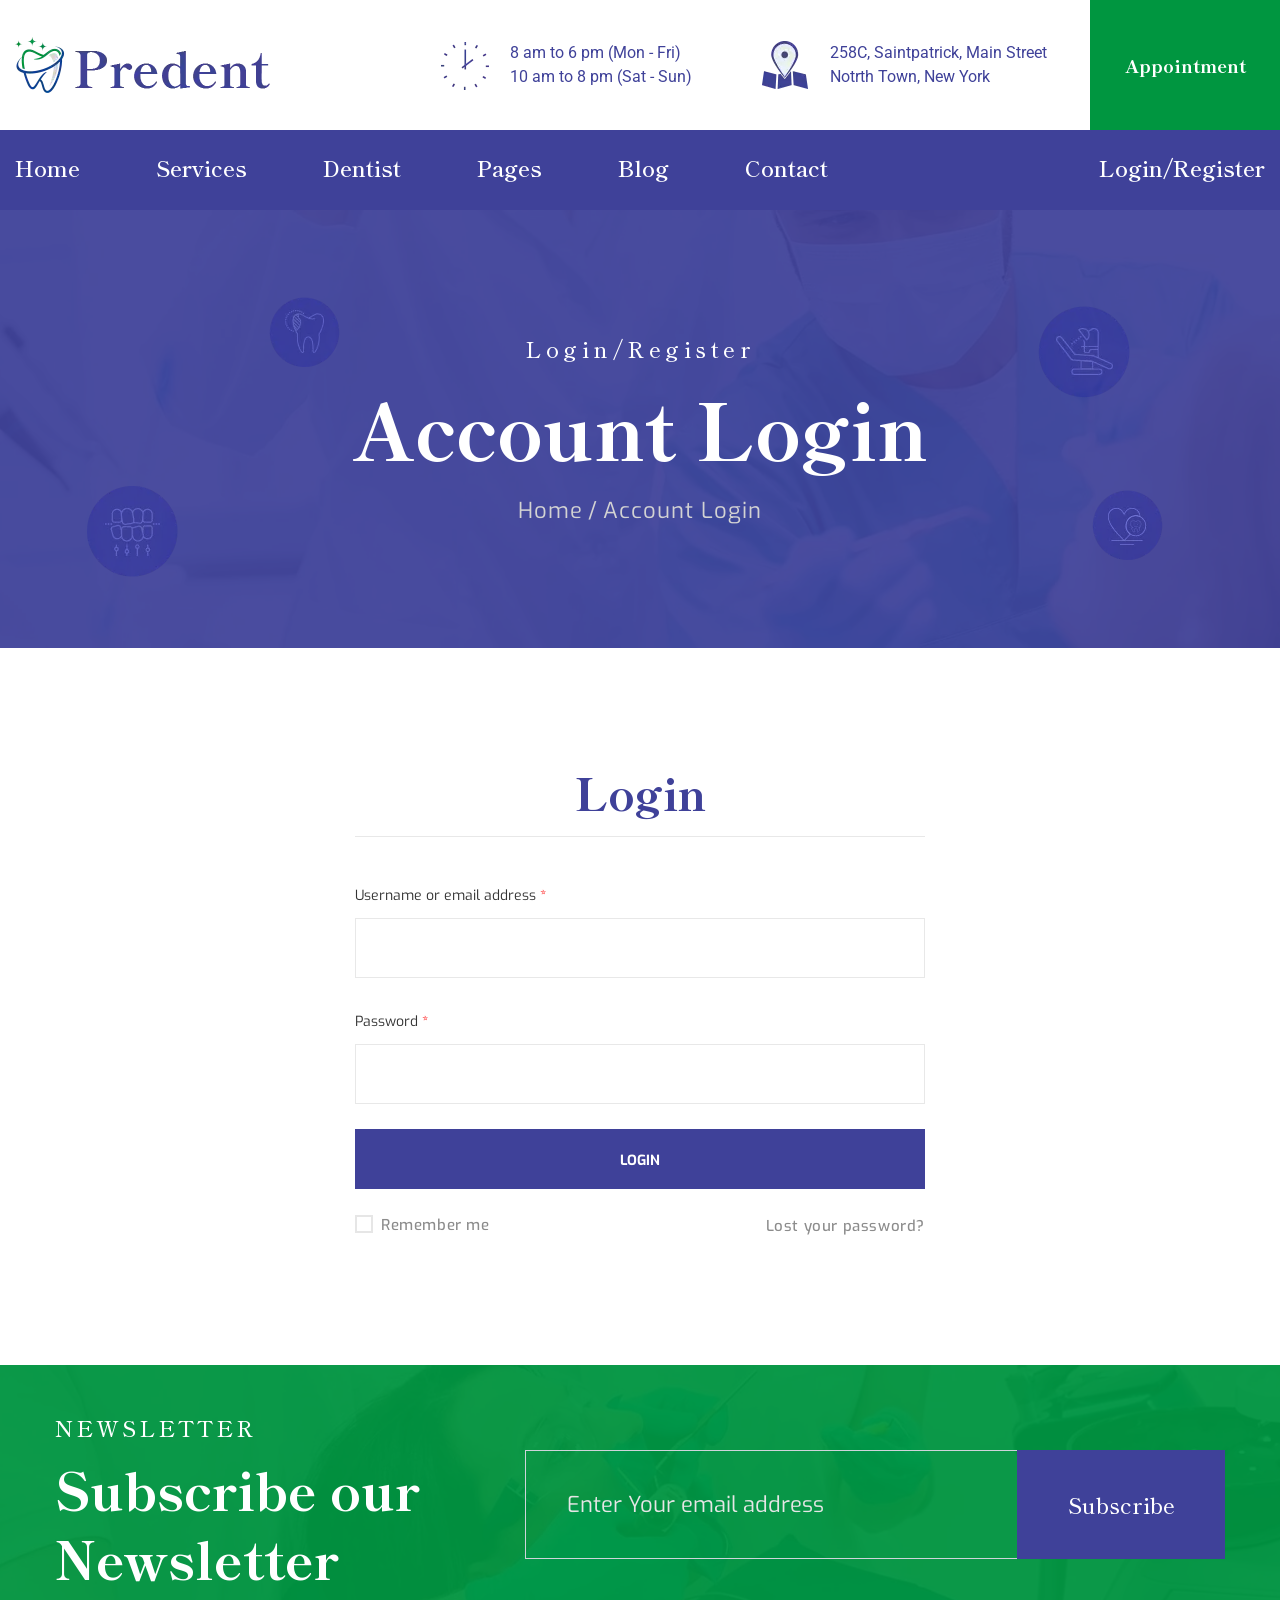
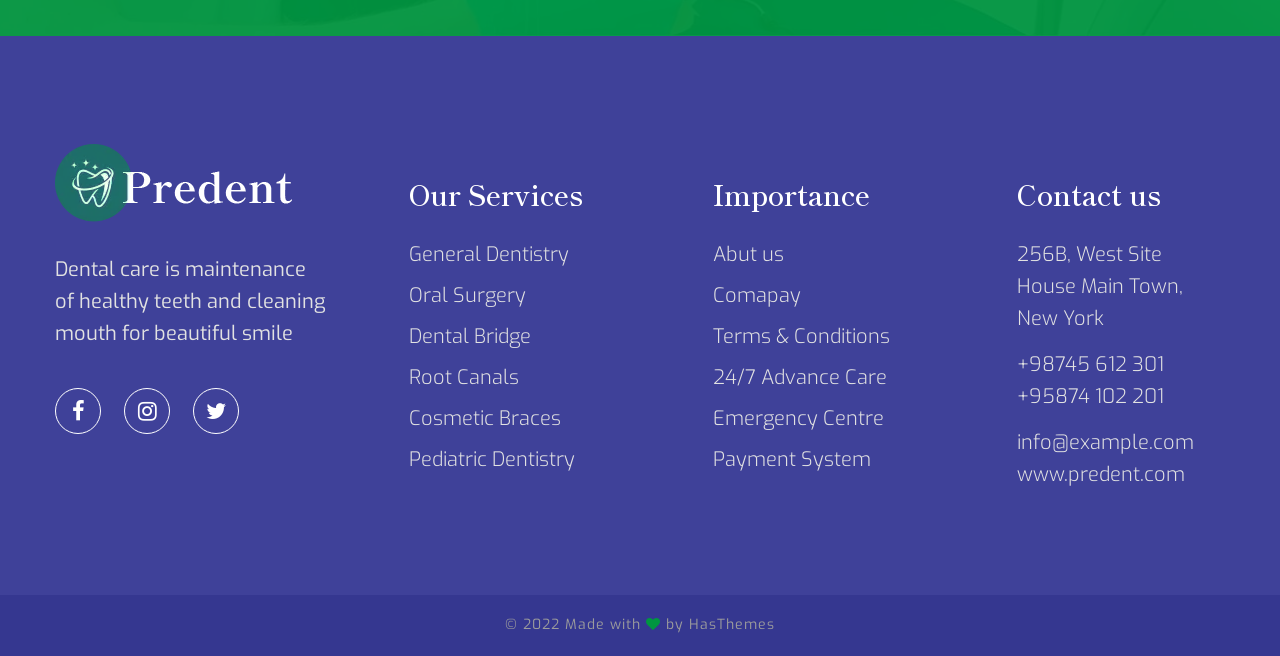
<file: account-login.html>
<!DOCTYPE html>
<html lang="en">

<head>
    <meta charset="utf-8">
    <meta http-equiv="X-UA-Compatible" content="IE=edge">
    <meta name="viewport" content="width=device-width, initial-scale=1.0" />

    <title>My Account :: Predent – Dental Care HTML Template</title>

    <!--== Favicon ==-->
    <link rel="shortcut icon" href="assets/img/favicon.ico" type="image/x-icon" />

    <!--== Google Fonts ==-->
    <link rel="preconnect" href="https://fonts.googleapis.com">
    <link rel="preconnect" href="https://fonts.gstatic.com" crossorigin>
    <link href="https://fonts.googleapis.com/css2?family=Exo:wght@300;400;500;600;700;800&family=Roboto:wght@300&family=Shippori+Mincho:wght@500;600;700;800&display=swap" rel="stylesheet">

    <!--== Bootstrap CSS ==-->
    <link href="assets/css/bootstrap.min.css" rel="stylesheet" />
    <!--== Font Awesome Icon CSS ==-->
    <link href="assets/css/font-awesome.min.css" rel="stylesheet" />
    <!--== Datetimepicker CSS ==-->
    <link href="assets/css/jquery.datetimepicker.css" rel="stylesheet" />
    <!--== Swiper CSS ==-->
    <link href="assets/css/swiper.min.css" rel="stylesheet" />
    <!--== Fancybox Min CSS ==-->
    <link href="assets/css/fancybox.min.css" rel="stylesheet" />
    <!--== Aos Min CSS ==-->
    <link href="assets/css/aos.min.css" rel="stylesheet" />

    <!--== Main Style CSS ==-->
    <link href="assets/css/style.css" rel="stylesheet" />

    <!--[if lt IE 9]>
    <script src="//oss.maxcdn.com/html5shiv/3.7.2/html5shiv.min.js"></script>
    <script src="//oss.maxcdn.com/respond/1.4.2/respond.min.js"></script>
    <![endif]-->
</head>

<body>

<!--wrapper start-->
<div class="wrapper">

  <!--== Start Preloader Content ==-->
  <div class="preloader-wrap">
    <div class="preloader">
      <span class="dot"></span>
      <div class="dots">
        <span></span>
        <span></span>
        <span></span>
      </div>
    </div>
  </div>
  <!--== End Preloader Content ==-->

  <!--== Start Header Wrapper ==-->
  <header class="header-wrapper">
    <div class="header-top-area">
      <div class="header-top-align">
        <div class="header-top-align-left">
          <div class="header-logo-area">
            <a href="index.html">
              <img class="logo-main" src="assets/img/logo.webp" width="255" height="56" alt="Logo" />
              <img class="logo-light" src="assets/img/logo-light.webp" width="237" height="78" alt="Logo" />
            </a>
          </div>
        </div>
        <div class="header-top-align-right">
          <div class="header-info-items">
            <div class="info-items">
              <div class="inner-content">
                <div class="icon">
                  <img src="assets/img/icons/time1.webp" alt="Image-HasTech">
                </div>
                <div class="content">
                  <p>8 am to 6 pm (Mon - Fri)<br>10 am to 8 pm (Sat - Sun)</p>
                </div>
              </div>
            </div>
            <div class="info-items">
              <div class="inner-content">
                <div class="icon">
                  <img src="assets/img/icons/map.webp" alt="Image-HasTech">
                </div>
                <div class="content">
                  <p>258C, Saintpatrick, Main Street <br>Notrth Town, New York</p>
                </div>
              </div>
            </div>
          </div>
          <div class="header-appointment-button">
            <a class="appointment-btn" href="contact.html">Appointment</a>
          </div>
        </div>
      </div>
    </div>
    <div class="header-area sticky-header header-default">
      <div class="container">
        <div class="row no-gutter align-items-center position-relative">
          <div class="col-12">
            <div class="header-align">
              <button class="btn-menu" type="button" data-bs-toggle="offcanvas" data-bs-target="#AsideOffcanvasMenu" aria-controls="AsideOffcanvasMenu">
                <i class="fa fa-align-left"></i>
              </button>
              <div class="header-align-left">
                <div class="mobile-header-logo">
                  <a href="index.html">
                    <img class="logo-light" src="assets/img/logo-light.webp" alt="Logo" />
                  </a>
                </div>
                <div class="header-navigation-area">
                  <ul class="main-menu nav">
                    <li><a href="index.html"><span>Home</span></a></li>
                    <li class="has-submenu"><a href="#/"><span>Services</span></a>
                      <ul class="submenu-nav">
                        <li><a href="services.html">Services</a></li>
                        <li><a href="service-details.html">Service Details</a></li>
                      </ul>
                    </li>
                    <li class="has-submenu"><a href="#/"><span>Dentist</span></a>
                      <ul class="submenu-nav">
                        <li><a href="team.html">Dentist</a></li>
                        <li><a href="team-details.html">Dentist Details</a></li>
                      </ul>
                    </li>
                    <li class="has-submenu"><a href="#/"><span>Pages</span></a>
                      <ul class="submenu-nav">
                        <li class="has-submenu"><a href="#">About Us</a>
                          <ul class="submenu-nav">
                            <li><a href="about-us.html">About Us One</a></li>
                          </ul>
                        </li>
                      </ul>
                    </li>
                    <li class="has-submenu"><a href="#/"><span>Blog</span></a>
                      <ul class="submenu-nav submenu-nav-mega">
                        <li class="mega-menu-item"><a href="#/" class="mega-title">Blog Layout</a>
                          <ul>
                            <li><a href="blog.html">Blog Grid</a></li>
                            <li><a href="blog-left-sidebar.html">Blog Left Sidebar</a></li>
                            <li><a href="blog-right-sidebar.html">Blog Right Sidebar</a></li>
                          </ul>
                        </li>
                        <li class="mega-menu-item"><a href="#/" class="mega-title">Blog Single Layout</a>
                          <ul>
                            <li><a href="blog-details.html">Blog Details</a></li>
                            <li><a href="blog-details-left-sidebar.html">Blog Details Left Sidebar</a></li>
                            <li><a href="blog-details-right-sidebar.html">Blog Details Right Sidebar</a></li>
                          </ul>
                        </li>
                      </ul>
                    </li>
                    <li><a href="contact.html"><span>Contact</span></a></li>
                  </ul>
                </div>
              </div>
              <div class="header-align-right">
                <div class="header-action-area">
                  <a class="btn-login-menu" href="account-login.html">Login</a>
                  <span>/</span>
                  <a class="btn-register-menu" href="account-register.html">Register</a>
                </div>
              </div>
            </div>
          </div>
        </div>
      </div>
    </div>
  </header>
  <!--== End Header Wrapper ==-->
  
  <main class="main-content">
    <!--== Start Page Header Area Wrapper ==-->
    <div class="page-header-area" data-bg-img="assets/img/photos/bg3.webp">
      <div class="container pt--0 pb--0">
        <div class="row">
          <div class="col-12 text-center">
            <div class="page-header-content">
              <h3 class="sub-title" data-aos="fade-down" data-aos-duration="800">Login/Register</h3>
              <h2 class="title" data-aos="fade-down" data-aos-duration="1000">Account Login</h2>
              <nav class="breadcrumb-area" data-aos="fade-down" data-aos-duration="1200">
                <ul class="breadcrumb">
                  <li><a href="index.html">Home</a></li>
                  <li class="breadcrumb-sep"> / </li>
                  <li>Account Login</li>
                </ul>
              </nav>
            </div>
          </div>
        </div>
      </div>
      <div class="page-header-layer-style">
        <div class="layer-style mousemove-layer" data-speed=".7"><img src="assets/img/icons/2.webp" alt="Image-HasTech"></div>
        <div class="layer-style2 mousemove-layer" data-speed=".2"><img src="assets/img/icons/3.webp" alt="Image-HasTech"></div>
        <div class="layer-style3 mousemove-layer" data-speed=".5"><img src="assets/img/icons/4.webp" alt="Image-HasTech"></div>
        <div class="layer-style4 mousemove-layer" data-speed=".3"><img src="assets/img/icons/5.webp" alt="Image-HasTech"></div>
      </div>
    </div>
    <!--== End Page Header Area Wrapper ==-->

    <!--== Start My Account Area Wrapper ==-->
    <section class="account-area">
      <div class="container">
        <div class="row">
          <div class="col-sm-8 m-auto">
            <div class="section-title text-center">
              <h2 class="title">Login</h2>
            </div>
          </div>
        </div>
        <div class="row">
          <div class="col-12">
            <div class="login-form-content">
              <form action="#">
                <div class="row">
                  <div class="col-12">
                    <div class="form-group">
                      <label for="username">Username or email address <span class="required">*</span></label>
                      <input id="username" class="form-control" type="email">
                    </div>
                  </div>
                  <div class="col-12">
                    <div class="form-group">
                      <label for="password">Password <span class="required">*</span></label>
                      <input id="password" class="form-control" type="password">
                    </div>
                  </div>
                  <div class="col-12">
                    <div class="form-group">
                      <a class="btn-login" href="#/">Login</a>
                    </div>
                  </div>
                  <div class="col-12">
                    <div class="form-group account-info-group mb--0">
                      <div class="rememberme-account">
                        <div class="form-check">
                          <input class="form-check-input" type="checkbox" value="" id="defaultCheck1">
                          <label class="form-check-label" for="defaultCheck1">Remember me</label>
                        </div>
                      </div>
                      <a class="lost-password" href="#/">Lost your password?</a>
                    </div>
                  </div>
                </div>
              </form>
            </div>
          </div>
        </div>
      </div>
    </section>
    <!--== End My Account Area Wrapper ==-->

    <!--== Start News Letter Area Wrapper ==-->
    <div class="newsletter-area bg-overlay bg-overlay-theme-color bg-img z-index-1" data-bg-img="assets/img/photos/bg2.webp">
      <div class="container pt--0 pb--0">
        <div class="newsletter-content-wrap">
          <div class="row align-items-center">
            <div class="col-md-5">
              <div class="newsletter-content">
                <div class="section-title section-title-light mb--0">
                  <h5 class="sub-title">NEWSLETTER</h5>
                  <h2 class="title mb--0">Subscribe our Newsletter</h2>
                </div>
              </div>
            </div>
            <div class="col-md-7">
              <div class="newsletter-form">
                <form>
                  <input type="email" class="form-control" placeholder="Enter Your email address">
                  <button class="btn-submit" type="submit">Subscribe</button>
                </form>
              </div>
            </div>
          </div>
        </div>
      </div>
    </div>
    <!--== End News Letter Area Wrapper ==-->
  </main>

  <!--== Start Footer Area Wrapper ==-->
  <footer class="footer-area">
    <!--== Start Footer Main ==-->
    <div class="footer-main">
      <div class="container pt--0 pb--0">
        <div class="row no-gutter">
          <div class="col-sm-6 col-lg-3">
            <!--== Start widget Item ==-->
            <div class="widget-item">
              <div class="about-widget-wrap">
                <div class="widget-logo-area">
                  <a href="index.html">
                    <img class="logo-main" src="assets/img/logo-light.webp" width="237" height="78" alt="Logo" />
                  </a>
                </div>
                <p class="desc">Dental care is maintenance of healthy teeth and cleaning mouth for beautiful smile</p>
                <div class="social-icons">
                  <a href="#/"><i class="fa fa-facebook"></i></a>
                  <a href="#/"><i class="fa fa-instagram"></i></a>
                  <a href="#/"><i class="fa fa-twitter"></i></a>
                </div>
              </div>
            </div>
            <!--== End widget Item ==-->
          </div>
          <div class="col-sm-6 col-lg-3">
            <!--== Start widget Item ==-->
            <div class="widget-item widget-menu">
              <h4 class="widget-title">Our Services</h4>
              <div class="widget-menu-wrap">
                <ul class="nav-menu">
                  <li><a href="services.html">General Dentistry</a></li>
                  <li><a href="services.html">Oral Surgery</a></li>
                  <li><a href="services.html">Dental Bridge</a></li>
                  <li><a href="services.html">Root Canals</a></li>
                  <li><a href="services.html">Cosmetic Braces</a></li>
                  <li><a href="services.html">Pediatric Dentistry</a></li>
                </ul>
              </div>
            </div>
            <!--== End widget Item ==-->
          </div>
          <div class="col-sm-6 col-lg-3">
            <!--== Start widget Item ==-->
            <div class="widget-item widget-menu2">
              <h4 class="widget-title">Importance</h4>
              <div class="widget-menu-wrap">
                <ul class="nav-menu">
                  <li><a href="about-us.html">Abut us</a></li>
                  <li><a href="about-us.html">Comapay</a></li>
                  <li><a href="about-us.html">Terms & Conditions</a></li>
                  <li><a href="contact.html">24/7 Advance Care</a></li>
                  <li><a href="services.html">Emergency Centre</a></li>
                  <li><a href="contact.html">Payment System</a></li>
                </ul>
              </div>
            </div>
            <!--== End widget Item ==-->
          </div>
          <div class="col-sm-6 col-lg-3">
            <!--== Start widget Item ==-->
            <div class="widget-item widget-contact">
              <h4 class="widget-title">Contact us</h4>
              <div class="widget-contact-wrap">
                <ul>
                  <li>256B, West Site House Main Town, New York</li>
                  <li><a href="tel:+98745612301">+98745 612 301</a><br><a href="tel:+95874102201">+95874 102 201</a></li>
                  <li><a href="mailto:info@example.com">info@example.com</a><br><a href="mailto:www.predent.com">www.predent.com</a></li>
                </ul>
              </div>
            </div>
            <!--== End widget Item ==-->
          </div>
        </div>
      </div>
    </div>
    <!--== End Footer Main ==-->

    <!--== Start Footer Bottom ==-->
    <div class="footer-bottom">
      <div class="container pt--0 pb--0">
        <div class="row">
          <div class="col-12">
            <p class="copyright">© 2022 Made with <i class="fa fa-heart"></i> by <a target="_blank" href="https://www.hasthemes.com"> HasThemes</a></p>
          </div>
        </div>
      </div>
    </div>
    <!--== End Footer Bottom ==-->
  </footer>
  <!--== End Footer Area Wrapper ==-->

  <!--== Scroll Top Button ==-->
  <div id="scroll-to-top" class="scroll-to-top"><span class="fa fa-angle-up"></span></div>

  <!--== Start Aside Menu ==-->
  <aside class="off-canvas-wrapper offcanvas offcanvas-start" tabindex="-1" id="AsideOffcanvasMenu" aria-labelledby="offcanvasExampleLabel">
    <div class="offcanvas-header">
      <h1 class="d-none" id="offcanvasExampleLabel">Aside Menu</h1>
      <button class="btn-menu-close" data-bs-dismiss="offcanvas" aria-label="Close">menu <i class="fa fa-chevron-left"></i></button>
    </div>
    <div class="offcanvas-body">
      <!-- Mobile Menu Start -->
      <div class="mobile-menu-items">
        <ul class="nav-menu">
          <li><a href="index.html">Home</a></li>
          <li><a href="#">Services</a>
            <ul class="sub-menu">
              <li><a href="services.html">Services</a></li>
              <li><a href="service-details.html">Service Details</a></li>
            </ul>
          </li>
          <li><a href="#">Dentist</a>
            <ul class="sub-menu">
              <li><a href="team.html">Dentist</a></li>
              <li><a href="team-details.html">Dentist Details</a></li>
            </ul>
          </li>
          <li><a href="#">Pages</a>
            <ul class="sub-menu">
              <li><a href="#">About Us</a>
                <ul class="sub-menu">
                  <li><a href="about-us.html">About Us One</a></li>
                </ul>
              </li>
            </ul>
          </li>
          <li><a href="#">Blog</a>
            <ul class="sub-menu">
              <li><a href="#" class="mega-title">Blog Layout</a>
                <ul class="sub-menu">
                  <li><a href="blog.html">Blog Grid</a></li>
                  <li><a href="blog-left-sidebar.html">Blog Left Sidebar</a></li>
                  <li><a href="blog-right-sidebar.html">Blog Right Sidebar</a></li>
                </ul>
              </li>
              <li><a href="#" class="mega-title">Blog Single Layout</a>
                <ul class="sub-menu">
                  <li><a href="blog-details.html">Blog Details</a></li>
                  <li><a href="blog-details-left-sidebar.html">Blog Details Left Sidebar</a></li>
                  <li><a href="blog-details-right-sidebar.html">Blog Details Right Sidebar</a></li>
                </ul>
              </li>
            </ul>
          </li>
          <li><a href="contact.html">Contact</a></li>
        </ul>
      </div>
      <!-- Mobile Menu End -->
      <div class="mobile-menu-info">
        <div class="info-item">
          <div class="icon">
            <img src="assets/img/icons/time1.webp" alt="Image-HasTech">
          </div>
          <div class="content">
            <p>8 am to 6 pm (Mon - Fri)<br>10 am to 8 pm (Sat - Sun)</p>
          </div>
        </div>
        <div class="info-item">
          <div class="icon">
            <img src="assets/img/icons/map.webp" alt="Image-HasTech">
          </div>
          <div class="content">
            <p>258C, Saintpatrick, Main Street Notrth Town, New York</p>
          </div>
        </div>
      </div>
      <a class="mobile-menu-btn" href="contact.html">Appointment</a>
      <div class="mobile-menu-action">
        <a class="btn-login-menu" href="account-login.html">Login</a>
        <span>/</span>
        <a class="btn-register-menu" href="account-register.html">Register</a>
      </div>
    </div>
  </aside>
  <!--== End Aside Menu ==-->
</div>

<!--=======================Javascript============================-->

<!--=== jQuery Modernizr Min Js ===-->
<script src="assets/js/modernizr-3.5.0.js"></script>
<!--=== jQuery Min Js ===-->
<script src="assets/js/jquery-3.6.0-main.js"></script>
<!--=== jQuery Migration Min Js ===-->
<script src="assets/js/jquery-3.3.2-migrate.js"></script>
<!--=== jQuery Bootstrap Min Js ===-->
<script src="assets/js/bootstrap.bundle.min.js"></script>
<!--=== jQuery Swiper Min Js ===-->
<script src="assets/js/swiper.min.js"></script>
<!--=== jQuery Fancybox Min Js ===-->
<script src="assets/js/fancybox.min.js"></script>
<!--=== jQuery Waypoint Js ===-->
<script src="assets/js/waypoint-4.0.1.js"></script>
<!--=== jQuery Aos Min Js ===-->
<script src="assets/js/aos.min.js"></script>
<!--=== jQuery Counterup Min Js ===-->
<script src="assets/js/counterup.js"></script>
<!--=== jQuery Datetimepicker Min Js ===-->
<script src="assets/js/jquery.datetimepicker.min.js"></script>

<!--=== jQuery Custom Js ===-->
<script src="assets/js/custom.js"></script>

</body>

</html>
</file>
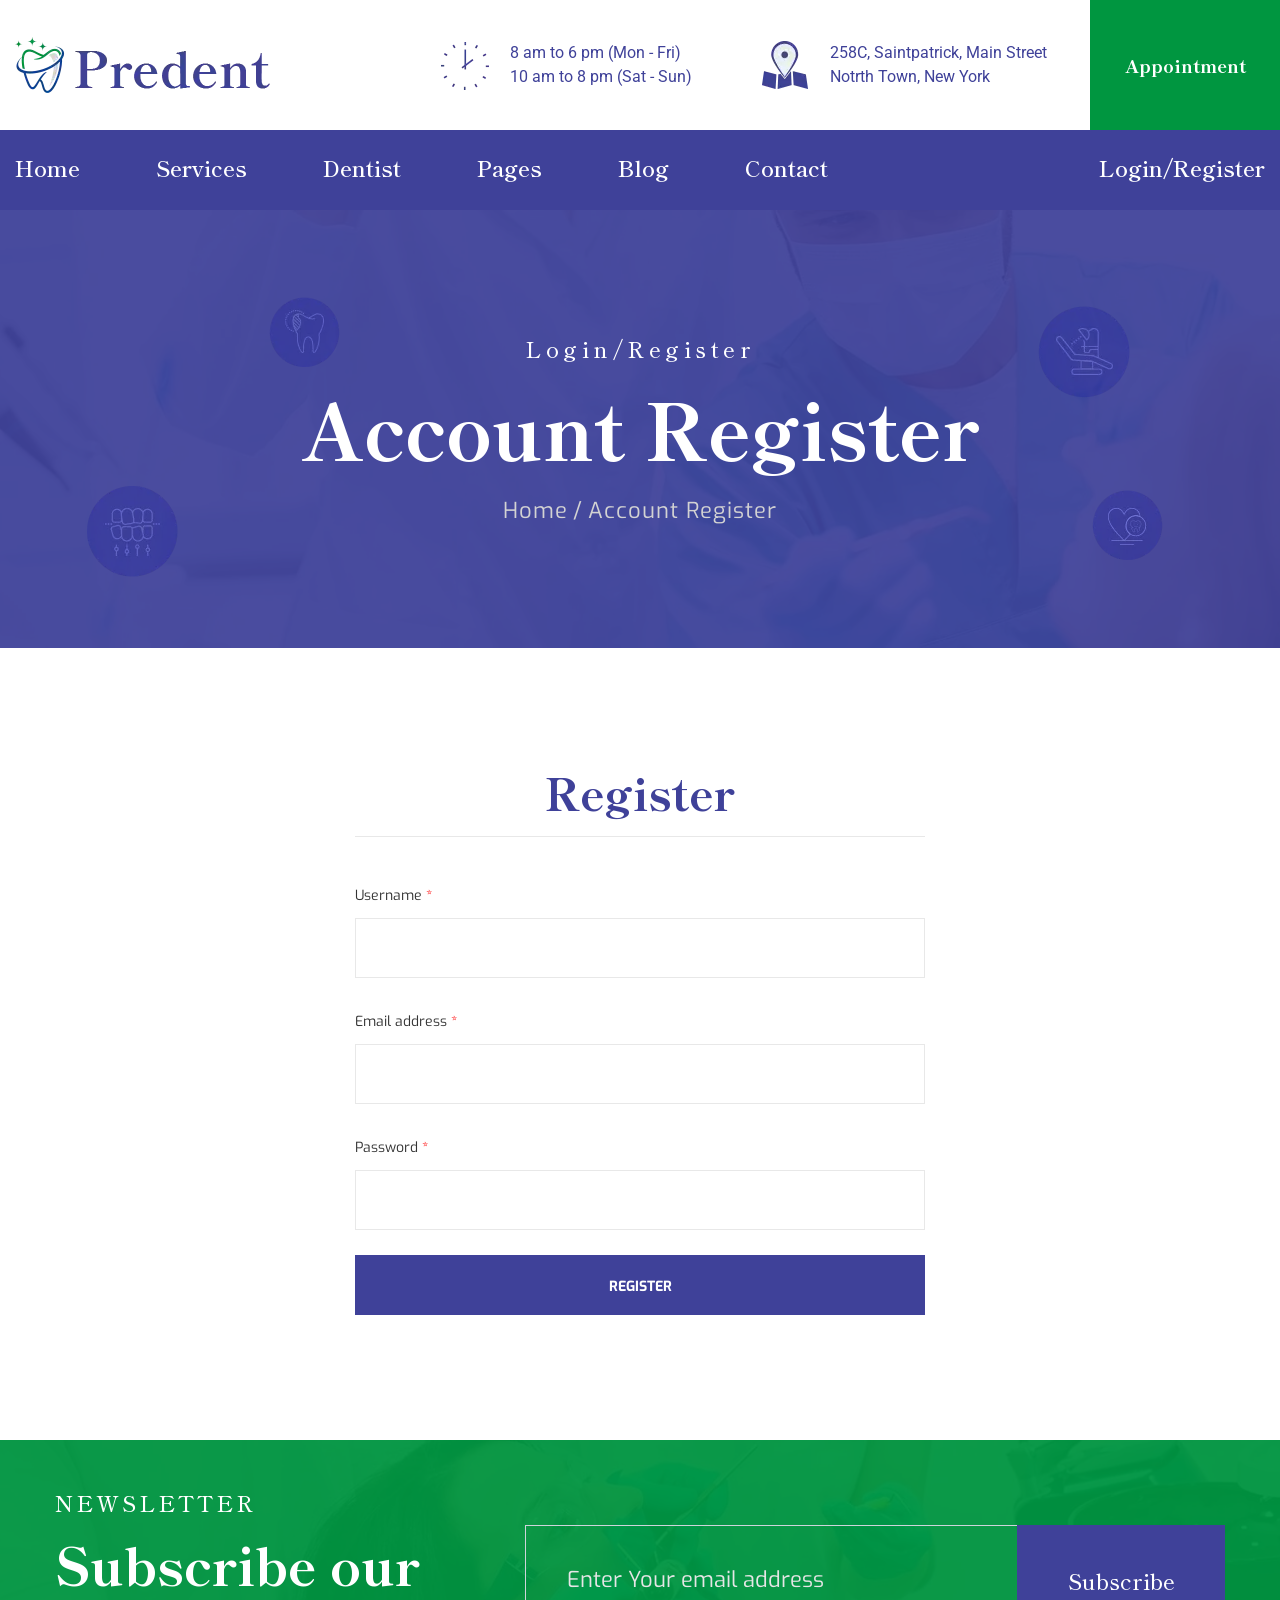
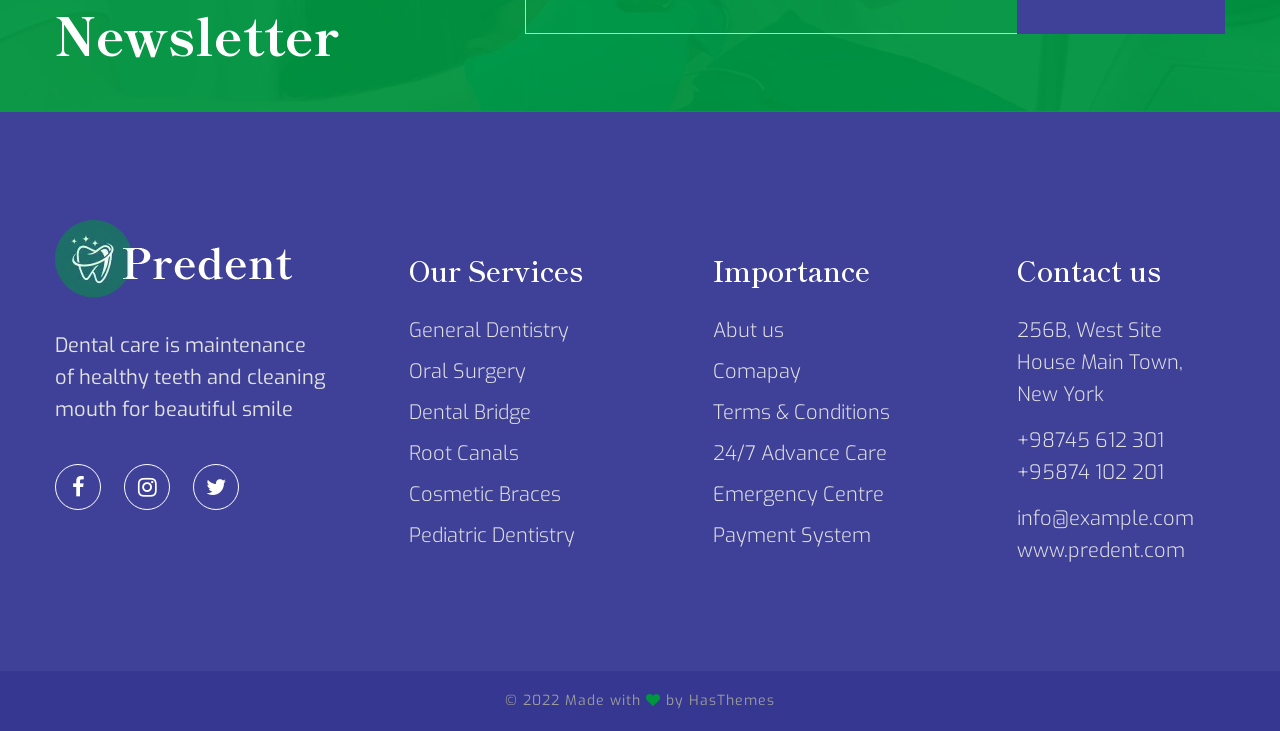
<file: account-register.html>
<!DOCTYPE html>
<html lang="en">

<head>
    <meta charset="utf-8">
    <meta http-equiv="X-UA-Compatible" content="IE=edge">
    <meta name="viewport" content="width=device-width, initial-scale=1.0" />

    <title>My Account :: Predent – Dental Care HTML Template</title>

    <!--== Favicon ==-->
    <link rel="shortcut icon" href="assets/img/favicon.ico" type="image/x-icon" />

    <!--== Google Fonts ==-->
    <link rel="preconnect" href="https://fonts.googleapis.com">
    <link rel="preconnect" href="https://fonts.gstatic.com" crossorigin>
    <link href="https://fonts.googleapis.com/css2?family=Exo:wght@300;400;500;600;700;800&family=Roboto:wght@300&family=Shippori+Mincho:wght@500;600;700;800&display=swap" rel="stylesheet">

    <!--== Bootstrap CSS ==-->
    <link href="assets/css/bootstrap.min.css" rel="stylesheet" />
    <!--== Font Awesome Icon CSS ==-->
    <link href="assets/css/font-awesome.min.css" rel="stylesheet" />
    <!--== Datetimepicker CSS ==-->
    <link href="assets/css/jquery.datetimepicker.css" rel="stylesheet" />
    <!--== Swiper CSS ==-->
    <link href="assets/css/swiper.min.css" rel="stylesheet" />
    <!--== Fancybox Min CSS ==-->
    <link href="assets/css/fancybox.min.css" rel="stylesheet" />
    <!--== Aos Min CSS ==-->
    <link href="assets/css/aos.min.css" rel="stylesheet" />

    <!--== Main Style CSS ==-->
    <link href="assets/css/style.css" rel="stylesheet" />

    <!--[if lt IE 9]>
    <script src="//oss.maxcdn.com/html5shiv/3.7.2/html5shiv.min.js"></script>
    <script src="//oss.maxcdn.com/respond/1.4.2/respond.min.js"></script>
    <![endif]-->
</head>

<body>

<!--wrapper start-->
<div class="wrapper">

  <!--== Start Preloader Content ==-->
  <div class="preloader-wrap">
    <div class="preloader">
      <span class="dot"></span>
      <div class="dots">
        <span></span>
        <span></span>
        <span></span>
      </div>
    </div>
  </div>
  <!--== End Preloader Content ==-->

  <!--== Start Header Wrapper ==-->
  <header class="header-wrapper">
    <div class="header-top-area">
      <div class="header-top-align">
        <div class="header-top-align-left">
          <div class="header-logo-area">
            <a href="index.html">
              <img class="logo-main" src="assets/img/logo.webp" width="255" height="56" alt="Logo" />
              <img class="logo-light" src="assets/img/logo-light.webp" width="237" height="78" alt="Logo" />
            </a>
          </div>
        </div>
        <div class="header-top-align-right">
          <div class="header-info-items">
            <div class="info-items">
              <div class="inner-content">
                <div class="icon">
                  <img src="assets/img/icons/time1.webp" alt="Image-HasTech">
                </div>
                <div class="content">
                  <p>8 am to 6 pm (Mon - Fri)<br>10 am to 8 pm (Sat - Sun)</p>
                </div>
              </div>
            </div>
            <div class="info-items">
              <div class="inner-content">
                <div class="icon">
                  <img src="assets/img/icons/map.webp" alt="Image-HasTech">
                </div>
                <div class="content">
                  <p>258C, Saintpatrick, Main Street <br>Notrth Town, New York</p>
                </div>
              </div>
            </div>
          </div>
          <div class="header-appointment-button">
            <a class="appointment-btn" href="contact.html">Appointment</a>
          </div>
        </div>
      </div>
    </div>
    <div class="header-area sticky-header header-default">
      <div class="container">
        <div class="row no-gutter align-items-center position-relative">
          <div class="col-12">
            <div class="header-align">
              <button class="btn-menu" type="button" data-bs-toggle="offcanvas" data-bs-target="#AsideOffcanvasMenu" aria-controls="AsideOffcanvasMenu">
                <i class="fa fa-align-left"></i>
              </button>
              <div class="header-align-left">
                <div class="mobile-header-logo">
                  <a href="index.html">
                    <img class="logo-light" src="assets/img/logo-light.webp" alt="Logo" />
                  </a>
                </div>
                <div class="header-navigation-area">
                  <ul class="main-menu nav">
                    <li><a href="index.html"><span>Home</span></a></li>
                    <li class="has-submenu"><a href="#/"><span>Services</span></a>
                      <ul class="submenu-nav">
                        <li><a href="services.html">Services</a></li>
                        <li><a href="service-details.html">Service Details</a></li>
                      </ul>
                    </li>
                    <li class="has-submenu"><a href="#/"><span>Dentist</span></a>
                      <ul class="submenu-nav">
                        <li><a href="team.html">Dentist</a></li>
                        <li><a href="team-details.html">Dentist Details</a></li>
                      </ul>
                    </li>
                    <li class="has-submenu"><a href="#/"><span>Pages</span></a>
                      <ul class="submenu-nav">
                        <li class="has-submenu"><a href="#">About Us</a>
                          <ul class="submenu-nav">
                            <li><a href="about-us.html">About Us One</a></li>
                          </ul>
                        </li>
                      </ul>
                    </li>
                    <li class="has-submenu"><a href="#/"><span>Blog</span></a>
                      <ul class="submenu-nav submenu-nav-mega">
                        <li class="mega-menu-item"><a href="#/" class="mega-title">Blog Layout</a>
                          <ul>
                            <li><a href="blog.html">Blog Grid</a></li>
                            <li><a href="blog-left-sidebar.html">Blog Left Sidebar</a></li>
                            <li><a href="blog-right-sidebar.html">Blog Right Sidebar</a></li>
                          </ul>
                        </li>
                        <li class="mega-menu-item"><a href="#/" class="mega-title">Blog Single Layout</a>
                          <ul>
                            <li><a href="blog-details.html">Blog Details</a></li>
                            <li><a href="blog-details-left-sidebar.html">Blog Details Left Sidebar</a></li>
                            <li><a href="blog-details-right-sidebar.html">Blog Details Right Sidebar</a></li>
                          </ul>
                        </li>
                      </ul>
                    </li>
                    <li><a href="contact.html"><span>Contact</span></a></li>
                  </ul>
                </div>
              </div>
              <div class="header-align-right">
                <div class="header-action-area">
                  <a class="btn-login-menu" href="account-login.html">Login</a>
                  <span>/</span>
                  <a class="btn-register-menu" href="account-register.html">Register</a>
                </div>
              </div>
            </div>
          </div>
        </div>
      </div>
    </div>
  </header>
  <!--== End Header Wrapper ==-->
  
  <main class="main-content">
    <!--== Start Page Header Area Wrapper ==-->
    <div class="page-header-area" data-bg-img="assets/img/photos/bg3.webp">
      <div class="container pt--0 pb--0">
        <div class="row">
          <div class="col-12 text-center">
            <div class="page-header-content">
              <h3 class="sub-title" data-aos="fade-down" data-aos-duration="800">Login/Register</h3>
              <h2 class="title" data-aos="fade-down" data-aos-duration="1000">Account Register</h2>
              <nav class="breadcrumb-area" data-aos="fade-down" data-aos-duration="1200">
                <ul class="breadcrumb">
                  <li><a href="index.html">Home</a></li>
                  <li class="breadcrumb-sep"> / </li>
                  <li>Account Register</li>
                </ul>
              </nav>
            </div>
          </div>
        </div>
      </div>
      <div class="page-header-layer-style">
        <div class="layer-style mousemove-layer" data-speed=".7"><img src="assets/img/icons/2.webp" alt="Image-HasTech"></div>
        <div class="layer-style2 mousemove-layer" data-speed=".2"><img src="assets/img/icons/3.webp" alt="Image-HasTech"></div>
        <div class="layer-style3 mousemove-layer" data-speed=".5"><img src="assets/img/icons/4.webp" alt="Image-HasTech"></div>
        <div class="layer-style4 mousemove-layer" data-speed=".3"><img src="assets/img/icons/5.webp" alt="Image-HasTech"></div>
      </div>
    </div>
    <!--== End Page Header Area Wrapper ==-->

    <!--== Start My Account Area Wrapper ==-->
    <section class="account-area">
      <div class="container">
        <div class="row">
          <div class="col-sm-8 m-auto">
            <div class="section-title text-center">
              <h2 class="title">Register</h2>
            </div>
          </div>
        </div>
        <div class="row">
          <div class="col-12">
            <div class="register-form-content">
              <form action="#">
                <div class="row">
                  <div class="col-12">
                    <div class="form-group">
                      <label for="username">Username <span class="required">*</span></label>
                      <input id="username" class="form-control" type="email">
                    </div>
                  </div>
                  <div class="col-12">
                    <div class="form-group">
                      <label for="email">Email address <span class="required">*</span></label>
                      <input id="email" class="form-control" type="email">
                    </div>
                  </div>
                  <div class="col-12">
                    <div class="form-group">
                      <label for="password">Password <span class="required">*</span></label>
                      <input id="password" class="form-control" type="password">
                    </div>
                  </div>
                  <div class="col-12">
                    <div class="form-group mb--0">
                      <a class="btn-register" href="#/">Register</a>
                    </div>
                  </div>
                </div>
              </form>
            </div>
          </div>
        </div>
      </div>
    </section>
    <!--== End My Account Area Wrapper ==-->

    <!--== Start News Letter Area Wrapper ==-->
    <div class="newsletter-area bg-overlay bg-overlay-theme-color bg-img z-index-1" data-bg-img="assets/img/photos/bg2.webp">
      <div class="container pt--0 pb--0">
        <div class="newsletter-content-wrap">
          <div class="row align-items-center">
            <div class="col-md-5">
              <div class="newsletter-content">
                <div class="section-title section-title-light mb--0">
                  <h5 class="sub-title">NEWSLETTER</h5>
                  <h2 class="title mb--0">Subscribe our Newsletter</h2>
                </div>
              </div>
            </div>
            <div class="col-md-7">
              <div class="newsletter-form">
                <form>
                  <input type="email" class="form-control" placeholder="Enter Your email address">
                  <button class="btn-submit" type="submit">Subscribe</button>
                </form>
              </div>
            </div>
          </div>
        </div>
      </div>
    </div>
    <!--== End News Letter Area Wrapper ==-->
  </main>

  <!--== Start Footer Area Wrapper ==-->
  <footer class="footer-area">
    <!--== Start Footer Main ==-->
    <div class="footer-main">
      <div class="container pt--0 pb--0">
        <div class="row no-gutter">
          <div class="col-sm-6 col-lg-3">
            <!--== Start widget Item ==-->
            <div class="widget-item">
              <div class="about-widget-wrap">
                <div class="widget-logo-area">
                  <a href="index.html">
                    <img class="logo-main" src="assets/img/logo-light.webp" width="237" height="78" alt="Logo" />
                  </a>
                </div>
                <p class="desc">Dental care is maintenance of healthy teeth and cleaning mouth for beautiful smile</p>
                <div class="social-icons">
                  <a href="#/"><i class="fa fa-facebook"></i></a>
                  <a href="#/"><i class="fa fa-instagram"></i></a>
                  <a href="#/"><i class="fa fa-twitter"></i></a>
                </div>
              </div>
            </div>
            <!--== End widget Item ==-->
          </div>
          <div class="col-sm-6 col-lg-3">
            <!--== Start widget Item ==-->
            <div class="widget-item widget-menu">
              <h4 class="widget-title">Our Services</h4>
              <div class="widget-menu-wrap">
                <ul class="nav-menu">
                  <li><a href="services.html">General Dentistry</a></li>
                  <li><a href="services.html">Oral Surgery</a></li>
                  <li><a href="services.html">Dental Bridge</a></li>
                  <li><a href="services.html">Root Canals</a></li>
                  <li><a href="services.html">Cosmetic Braces</a></li>
                  <li><a href="services.html">Pediatric Dentistry</a></li>
                </ul>
              </div>
            </div>
            <!--== End widget Item ==-->
          </div>
          <div class="col-sm-6 col-lg-3">
            <!--== Start widget Item ==-->
            <div class="widget-item widget-menu2">
              <h4 class="widget-title">Importance</h4>
              <div class="widget-menu-wrap">
                <ul class="nav-menu">
                  <li><a href="about-us.html">Abut us</a></li>
                  <li><a href="about-us.html">Comapay</a></li>
                  <li><a href="about-us.html">Terms & Conditions</a></li>
                  <li><a href="contact.html">24/7 Advance Care</a></li>
                  <li><a href="services.html">Emergency Centre</a></li>
                  <li><a href="contact.html">Payment System</a></li>
                </ul>
              </div>
            </div>
            <!--== End widget Item ==-->
          </div>
          <div class="col-sm-6 col-lg-3">
            <!--== Start widget Item ==-->
            <div class="widget-item widget-contact">
              <h4 class="widget-title">Contact us</h4>
              <div class="widget-contact-wrap">
                <ul>
                  <li>256B, West Site House Main Town, New York</li>
                  <li><a href="tel:+98745612301">+98745 612 301</a><br><a href="tel:+95874102201">+95874 102 201</a></li>
                  <li><a href="mailto:info@example.com">info@example.com</a><br><a href="mailto:www.predent.com">www.predent.com</a></li>
                </ul>
              </div>
            </div>
            <!--== End widget Item ==-->
          </div>
        </div>
      </div>
    </div>
    <!--== End Footer Main ==-->

    <!--== Start Footer Bottom ==-->
    <div class="footer-bottom">
      <div class="container pt--0 pb--0">
        <div class="row">
          <div class="col-12">
            <p class="copyright">© 2022 Made with <i class="fa fa-heart"></i> by <a target="_blank" href="https://www.hasthemes.com"> HasThemes</a></p>
          </div>
        </div>
      </div>
    </div>
    <!--== End Footer Bottom ==-->
  </footer>
  <!--== End Footer Area Wrapper ==-->

  <!--== Scroll Top Button ==-->
  <div id="scroll-to-top" class="scroll-to-top"><span class="fa fa-angle-up"></span></div>

  <!--== Start Aside Menu ==-->
  <aside class="off-canvas-wrapper offcanvas offcanvas-start" tabindex="-1" id="AsideOffcanvasMenu" aria-labelledby="offcanvasExampleLabel">
    <div class="offcanvas-header">
      <h1 class="d-none" id="offcanvasExampleLabel">Aside Menu</h1>
      <button class="btn-menu-close" data-bs-dismiss="offcanvas" aria-label="Close">menu <i class="fa fa-chevron-left"></i></button>
    </div>
    <div class="offcanvas-body">
      <!-- Mobile Menu Start -->
      <div class="mobile-menu-items">
        <ul class="nav-menu">
          <li><a href="index.html">Home</a></li>
          <li><a href="#">Services</a>
            <ul class="sub-menu">
              <li><a href="services.html">Services</a></li>
              <li><a href="service-details.html">Service Details</a></li>
            </ul>
          </li>
          <li><a href="#">Dentist</a>
            <ul class="sub-menu">
              <li><a href="team.html">Dentist</a></li>
              <li><a href="team-details.html">Dentist Details</a></li>
            </ul>
          </li>
          <li><a href="#">Pages</a>
            <ul class="sub-menu">
              <li><a href="#">About Us</a>
                <ul class="sub-menu">
                  <li><a href="about-us.html">About Us One</a></li>
                </ul>
              </li>
            </ul>
          </li>
          <li><a href="#">Blog</a>
            <ul class="sub-menu">
              <li><a href="#" class="mega-title">Blog Layout</a>
                <ul class="sub-menu">
                  <li><a href="blog.html">Blog Grid</a></li>
                  <li><a href="blog-left-sidebar.html">Blog Left Sidebar</a></li>
                  <li><a href="blog-right-sidebar.html">Blog Right Sidebar</a></li>
                </ul>
              </li>
              <li><a href="#" class="mega-title">Blog Single Layout</a>
                <ul class="sub-menu">
                  <li><a href="blog-details.html">Blog Details</a></li>
                  <li><a href="blog-details-left-sidebar.html">Blog Details Left Sidebar</a></li>
                  <li><a href="blog-details-right-sidebar.html">Blog Details Right Sidebar</a></li>
                </ul>
              </li>
            </ul>
          </li>
          <li><a href="contact.html">Contact</a></li>
        </ul>
      </div>
      <!-- Mobile Menu End -->
      <div class="mobile-menu-info">
        <div class="info-item">
          <div class="icon">
            <img src="assets/img/icons/time1.webp" alt="Image-HasTech">
          </div>
          <div class="content">
            <p>8 am to 6 pm (Mon - Fri)<br>10 am to 8 pm (Sat - Sun)</p>
          </div>
        </div>
        <div class="info-item">
          <div class="icon">
            <img src="assets/img/icons/map.webp" alt="Image-HasTech">
          </div>
          <div class="content">
            <p>258C, Saintpatrick, Main Street Notrth Town, New York</p>
          </div>
        </div>
      </div>
      <a class="mobile-menu-btn" href="contact.html">Appointment</a>
      <div class="mobile-menu-action">
        <a class="btn-login-menu" href="account-login.html">Login</a>
        <span>/</span>
        <a class="btn-register-menu" href="account-register.html">Register</a>
      </div>
    </div>
  </aside>
  <!--== End Aside Menu ==-->
</div>

<!--=======================Javascript============================-->

<!--=== jQuery Modernizr Min Js ===-->
<script src="assets/js/modernizr-3.5.0.js"></script>
<!--=== jQuery Min Js ===-->
<script src="assets/js/jquery-3.6.0-main.js"></script>
<!--=== jQuery Migration Min Js ===-->
<script src="assets/js/jquery-3.3.2-migrate.js"></script>
<!--=== jQuery Bootstrap Min Js ===-->
<script src="assets/js/bootstrap.bundle.min.js"></script>
<!--=== jQuery Swiper Min Js ===-->
<script src="assets/js/swiper.min.js"></script>
<!--=== jQuery Fancybox Min Js ===-->
<script src="assets/js/fancybox.min.js"></script>
<!--=== jQuery Waypoint Js ===-->
<script src="assets/js/waypoint-4.0.1.js"></script>
<!--=== jQuery Aos Min Js ===-->
<script src="assets/js/aos.min.js"></script>
<!--=== jQuery Counterup Min Js ===-->
<script src="assets/js/counterup.js"></script>
<!--=== jQuery Datetimepicker Min Js ===-->
<script src="assets/js/jquery.datetimepicker.min.js"></script>

<!--=== jQuery Custom Js ===-->
<script src="assets/js/custom.js"></script>

</body>

</html>
</file>
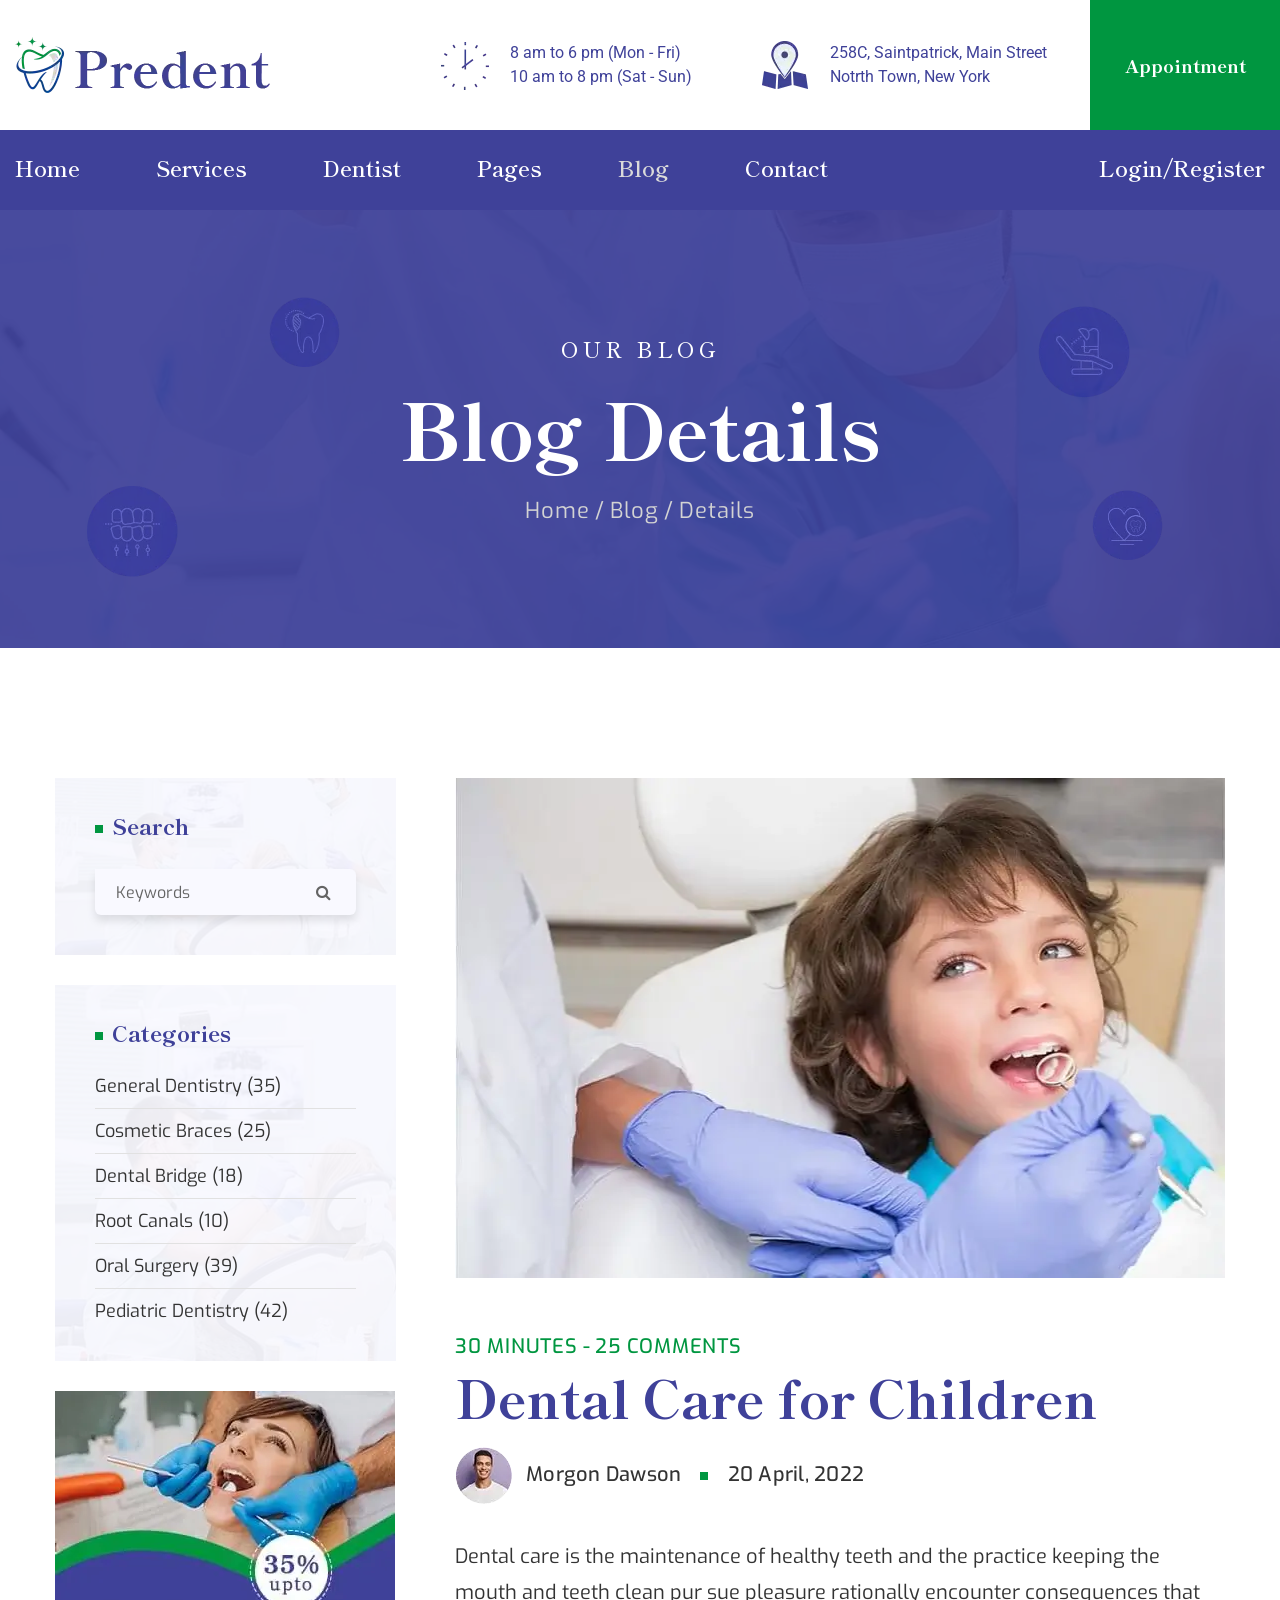
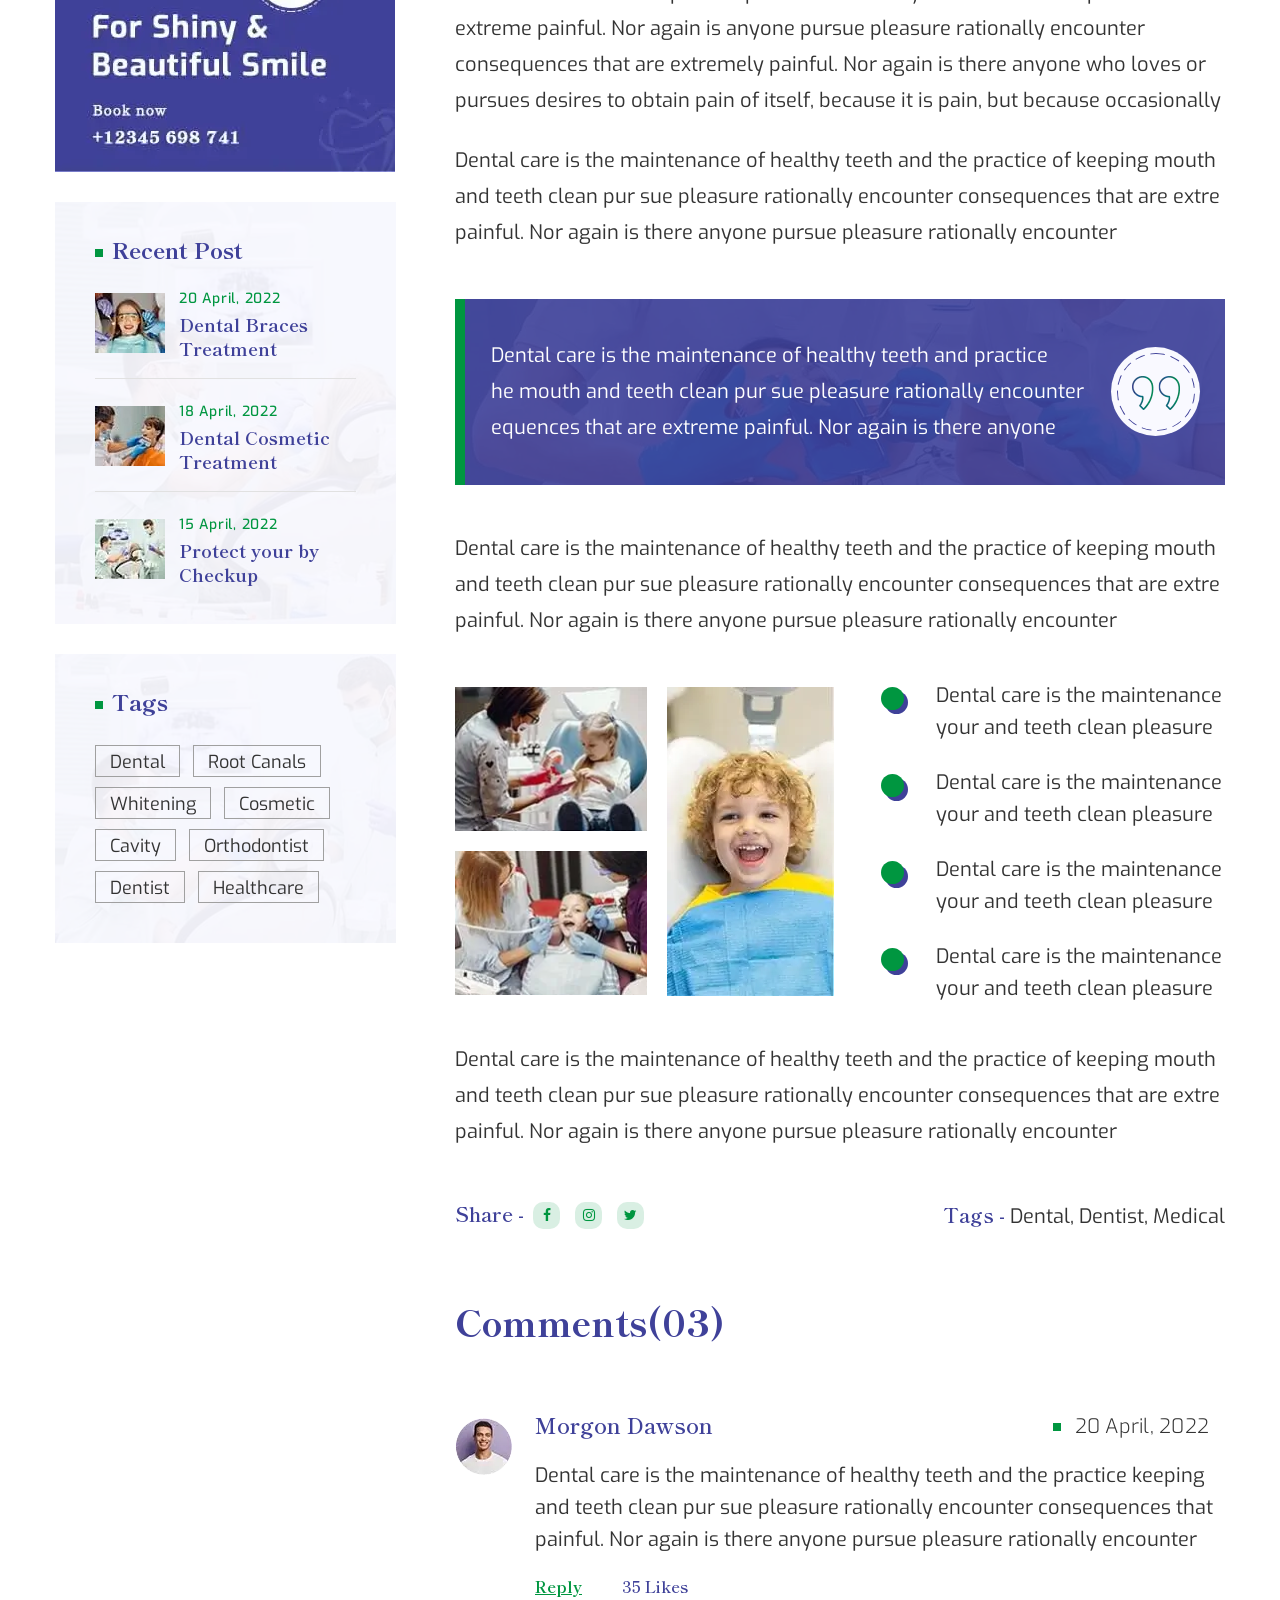
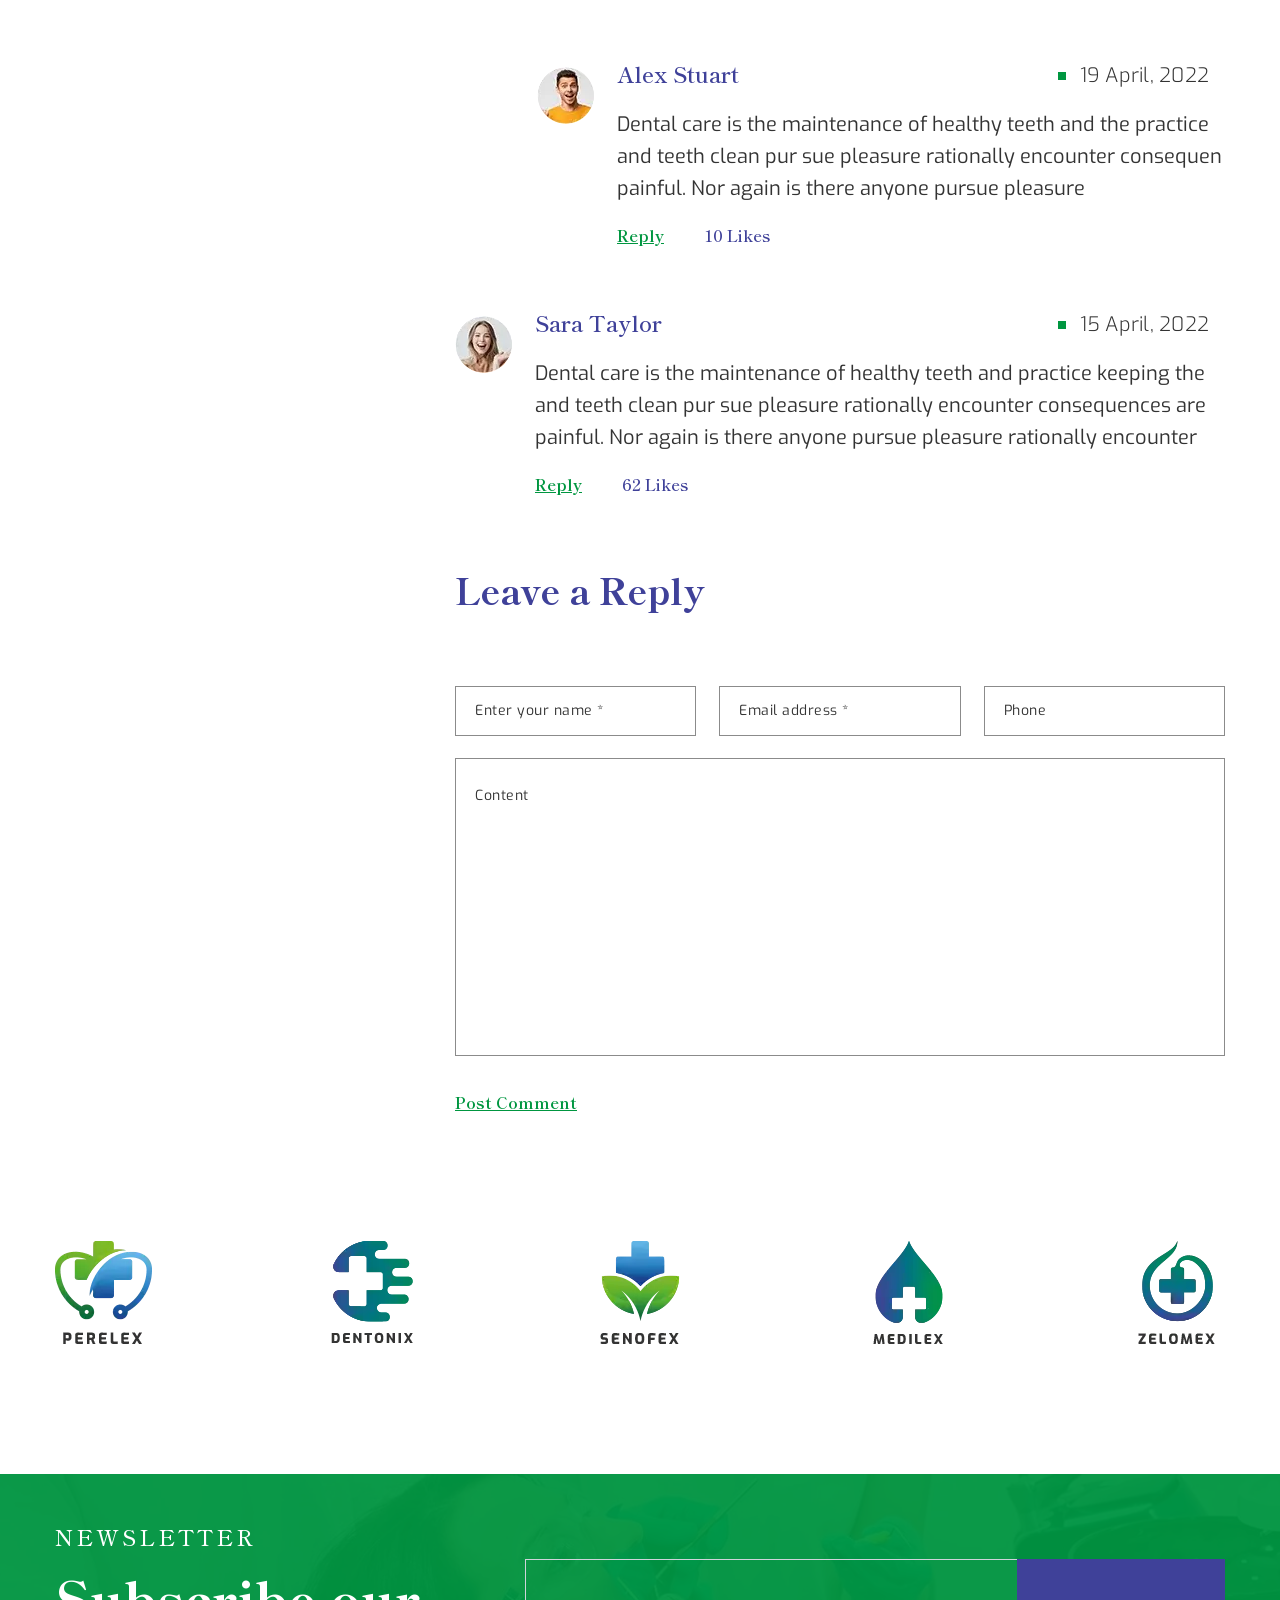
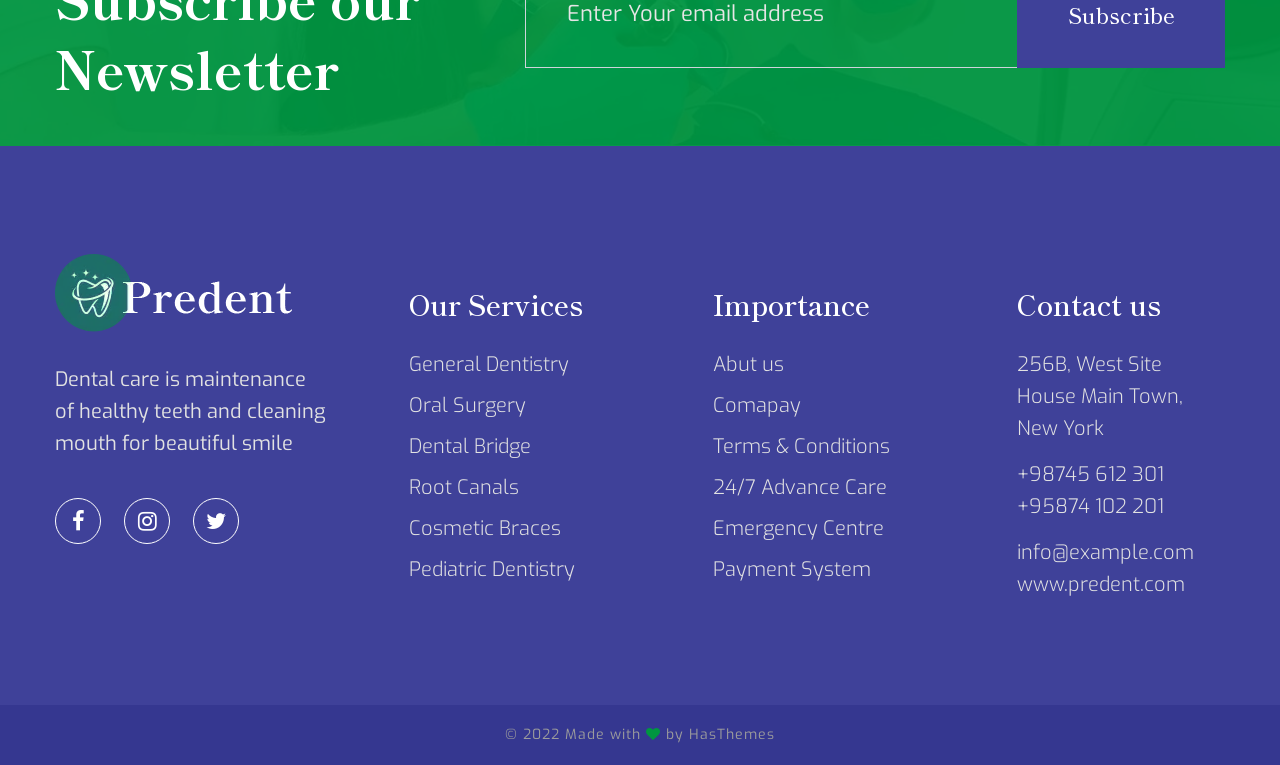
<file: blog-details-left-sidebar.html>
<!DOCTYPE html>
<html lang="en">

<head>
    <meta charset="utf-8">
    <meta http-equiv="X-UA-Compatible" content="IE=edge">
    <meta name="viewport" content="width=device-width, initial-scale=1.0" />

    <title>Blog Details :: Predent – Dental Care HTML Template</title>

    <!--== Favicon ==-->
    <link rel="shortcut icon" href="assets/img/favicon.ico" type="image/x-icon" />

    <!--== Google Fonts ==-->
    <link rel="preconnect" href="https://fonts.googleapis.com">
    <link rel="preconnect" href="https://fonts.gstatic.com" crossorigin>
    <link href="https://fonts.googleapis.com/css2?family=Exo:wght@300;400;500;600;700;800&family=Roboto:wght@300&family=Shippori+Mincho:wght@500;600;700;800&display=swap" rel="stylesheet">

    <!--== Bootstrap CSS ==-->
    <link href="assets/css/bootstrap.min.css" rel="stylesheet" />
    <!--== Font Awesome Icon CSS ==-->
    <link href="assets/css/font-awesome.min.css" rel="stylesheet" />
    <!--== Datetimepicker CSS ==-->
    <link href="assets/css/jquery.datetimepicker.css" rel="stylesheet" />
    <!--== Swiper CSS ==-->
    <link href="assets/css/swiper.min.css" rel="stylesheet" />
    <!--== Fancybox Min CSS ==-->
    <link href="assets/css/fancybox.min.css" rel="stylesheet" />
    <!--== Aos Min CSS ==-->
    <link href="assets/css/aos.min.css" rel="stylesheet" />

    <!--== Main Style CSS ==-->
    <link href="assets/css/style.css" rel="stylesheet" />

    <!--[if lt IE 9]>
    <script src="//oss.maxcdn.com/html5shiv/3.7.2/html5shiv.min.js"></script>
    <script src="//oss.maxcdn.com/respond/1.4.2/respond.min.js"></script>
    <![endif]-->
</head>

<body>

<!--wrapper start-->
<div class="wrapper">

  <!--== Start Preloader Content ==-->
  <div class="preloader-wrap">
    <div class="preloader">
      <span class="dot"></span>
      <div class="dots">
        <span></span>
        <span></span>
        <span></span>
      </div>
    </div>
  </div>
  <!--== End Preloader Content ==-->

  <!--== Start Header Wrapper ==-->
  <header class="header-wrapper">
    <div class="header-top-area">
      <div class="header-top-align">
        <div class="header-top-align-left">
          <div class="header-logo-area">
            <a href="index.html">
              <img class="logo-main" src="assets/img/logo.webp" width="255" height="56" alt="Logo" />
              <img class="logo-light" src="assets/img/logo-light.webp" width="237" height="78" alt="Logo" />
            </a>
          </div>
        </div>
        <div class="header-top-align-right">
          <div class="header-info-items">
            <div class="info-items">
              <div class="inner-content">
                <div class="icon">
                  <img src="assets/img/icons/time1.webp" alt="Image-HasTech">
                </div>
                <div class="content">
                  <p>8 am to 6 pm (Mon - Fri)<br>10 am to 8 pm (Sat - Sun)</p>
                </div>
              </div>
            </div>
            <div class="info-items">
              <div class="inner-content">
                <div class="icon">
                  <img src="assets/img/icons/map.webp" alt="Image-HasTech">
                </div>
                <div class="content">
                  <p>258C, Saintpatrick, Main Street <br>Notrth Town, New York</p>
                </div>
              </div>
            </div>
          </div>
          <div class="header-appointment-button">
            <a class="appointment-btn" href="contact.html">Appointment</a>
          </div>
        </div>
      </div>
    </div>
    <div class="header-area sticky-header header-default">
      <div class="container">
        <div class="row no-gutter align-items-center position-relative">
          <div class="col-12">
            <div class="header-align">
              <button class="btn-menu" type="button" data-bs-toggle="offcanvas" data-bs-target="#AsideOffcanvasMenu" aria-controls="AsideOffcanvasMenu">
                <i class="fa fa-align-left"></i>
              </button>
              <div class="header-align-left">
                <div class="mobile-header-logo">
                  <a href="index.html">
                    <img class="logo-light" src="assets/img/logo-light.webp" alt="Logo" />
                  </a>
                </div>
                <div class="header-navigation-area">
                  <ul class="main-menu nav">
                    <li><a href="index.html"><span>Home</span></a></li>
                    <li class="has-submenu"><a href="#/"><span>Services</span></a>
                      <ul class="submenu-nav">
                        <li><a href="services.html">Services</a></li>
                        <li><a href="service-details.html">Service Details</a></li>
                      </ul>
                    </li>
                    <li class="has-submenu"><a href="#/"><span>Dentist</span></a>
                      <ul class="submenu-nav">
                        <li><a href="team.html">Dentist</a></li>
                        <li><a href="team-details.html">Dentist Details</a></li>
                      </ul>
                    </li>
                    <li class="has-submenu"><a href="#/"><span>Pages</span></a>
                      <ul class="submenu-nav">
                        <li class="has-submenu"><a href="#">About Us</a>
                          <ul class="submenu-nav">
                            <li><a href="about-us.html">About Us One</a></li>
                          </ul>
                        </li>
                      </ul>
                    </li>
                    <li class="has-submenu"><a href="#/"><span>Blog</span></a>
                      <ul class="submenu-nav submenu-nav-mega">
                        <li class="mega-menu-item"><a href="#/" class="mega-title">Blog Layout</a>
                          <ul>
                            <li><a href="blog.html">Blog Grid</a></li>
                            <li><a href="blog-left-sidebar.html">Blog Left Sidebar</a></li>
                            <li><a href="blog-right-sidebar.html">Blog Right Sidebar</a></li>
                          </ul>
                        </li>
                        <li class="mega-menu-item"><a href="#/" class="mega-title">Blog Single Layout</a>
                          <ul>
                            <li><a href="blog-details.html">Blog Details</a></li>
                            <li><a href="blog-details-left-sidebar.html">Blog Details Left Sidebar</a></li>
                            <li><a href="blog-details-right-sidebar.html">Blog Details Right Sidebar</a></li>
                          </ul>
                        </li>
                      </ul>
                    </li>
                    <li><a href="contact.html"><span>Contact</span></a></li>
                  </ul>
                </div>
              </div>
              <div class="header-align-right">
                <div class="header-action-area">
                  <a class="btn-login-menu" href="account-login.html">Login</a>
                  <span>/</span>
                  <a class="btn-register-menu" href="account-register.html">Register</a>
                </div>
              </div>
            </div>
          </div>
        </div>
      </div>
    </div>
  </header>
  <!--== End Header Wrapper ==-->
  
  <main class="main-content">
    <!--== Start Page Header Area Wrapper ==-->
    <div class="page-header-area" data-bg-img="assets/img/photos/bg3.webp">
      <div class="container pt--0 pb--0">
        <div class="row">
          <div class="col-12 text-center">
            <div class="page-header-content">
              <h3 class="sub-title" data-aos="fade-down" data-aos-duration="800">OUR BLOG</h3>
              <h2 class="title" data-aos="fade-down" data-aos-duration="1000">Blog Details</h2>
              <nav class="breadcrumb-area" data-aos="fade-down" data-aos-duration="1200">
                <ul class="breadcrumb">
                  <li><a href="index.html">Home</a></li>
                  <li class="breadcrumb-sep"> / </li>
                  <li><a href="team.html">Blog</a></li>
                  <li class="breadcrumb-sep"> / </li>
                  <li>Details</li>
                </ul>
              </nav>
            </div>
          </div>
        </div>
      </div>
      <div class="page-header-layer-style">
        <div class="layer-style mousemove-layer" data-speed=".7"><img src="assets/img/icons/2.webp" alt="Image-HasTech"></div>
        <div class="layer-style2 mousemove-layer" data-speed=".2"><img src="assets/img/icons/3.webp" alt="Image-HasTech"></div>
        <div class="layer-style3 mousemove-layer" data-speed=".5"><img src="assets/img/icons/4.webp" alt="Image-HasTech"></div>
        <div class="layer-style4 mousemove-layer" data-speed=".3"><img src="assets/img/icons/5.webp" alt="Image-HasTech"></div>
      </div>
    </div>
    <!--== End Page Header Area Wrapper ==-->

    <!--== Start Blog Details Area Wrapper ==-->
    <section class="blog-details-area">
      <div class="container">
        <div class="row">
          <div class="col-lg-8 order-0 order-lg-2">
            <div class="blog-details-item">
              <div class="inner-content">
                <div class="thumb">
                  <img src="assets/img/blog/details.webp" width="771" height="500" alt="Image-HasTech">
                </div>
                <div class="content">
                  <ul class="meta">
                    <li class="post-time"><a href="blog.html">30 Minutes</a></li>
                    <li class="post-sep"> - </li>
                    <li class="post-comment"><a href="blog.html">25 Comments</a></li>
                  </ul>
                  <h2 class="title">Dental Care for Children</h2>
                  <div class="author-info">
                    <a class="author-name" href="blog.html">
                      <img src="assets/img/blog/author10.webp" alt="Image-HasTech">
                      <span class="name">Morgon Dawson</span>
                    </a>
                    <a class="post-date" href="blog.html">
                      <span class="date">20 April, 2022</span>
                    </a>
                  </div>
                  <p>Dental care is the maintenance of healthy teeth and the practice keeping the mouth and teeth clean pur sue pleasure rationally encounter consequences that  extreme painful. Nor again is anyone pursue pleasure rationally encounter consequences that are extremely painful. Nor again is there anyone who loves or pursues desires to obtain pain of itself, because it is pain, but because occasionally</p>
                  <p>Dental care is the maintenance of healthy teeth and the practice of keeping mouth and teeth clean pur sue pleasure rationally encounter consequences that are extre painful. Nor again is there anyone pursue pleasure rationally encounter</p>
                  <blockquote class="blockquote-area" data-bg-img="assets/img/photos/bg5.webp">
                    <div class="blockquote-content">
                      <p>Dental care is the maintenance of healthy teeth and practice <br>he mouth and teeth clean pur sue pleasure rationally encounter equences that are extreme painful. Nor again is there anyone</p>
                    </div>
                    <div class="quote-icon">
                      <img src="assets/img/icons/quote.webp" alt="Image-HasTech">
                    </div>
                  </blockquote>
                  <p>Dental care is the maintenance of healthy teeth and the practice of keeping mouth and teeth clean pur sue pleasure rationally encounter consequences that are extre painful. Nor again is there anyone pursue pleasure rationally encounter</p>
                  <div class="blog-post-info-area">
                    <div class="row">
                      <div class="col-md-6">
                        <div class="masonry-grid post-info-thumb">
                          <div class="post-info-thumb-item">
                            <a class="image-popup" data-fancybox="gallery" data-caption="Gallery 01" href="assets/img/blog/gl1.webp"><img width="193" height="145"  src="assets/img/blog/gl1.webp" alt="Image-HasTech"></a>
                            <a class="image-popup" data-fancybox="gallery" data-caption="Gallery 02" href="assets/img/blog/gl2.webp"><img width="193" height="145"  src="assets/img/blog/gl2.webp" alt="Image-HasTech"></a>
                          </div>
                          <div class="post-info-thumb-item">
                            <a class="image-popup" data-fancybox="gallery" data-caption="Gallery 03" href="assets/img/blog/gl3.webp"><img width="167" height="309" src="assets/img/blog/gl3.webp" alt="Image-HasTech"></a>
                          </div>
                        </div>
                      </div>
                      <div class="col-md-6">
                        <div class="post-info-content">
                          <div class="row">
                            <div class="col-sm-6 col-md-12">
                              <div class="info-list-item">
                                <div class="icon">
                                  <span></span>
                                </div>
                                <p>Dental care is the maintenance your and teeth clean pleasure</p>
                              </div>
                            </div>
                            <div class="col-sm-6 col-md-12">
                              <div class="info-list-item">
                                <div class="icon">
                                  <span></span>
                                </div>
                                <p>Dental care is the maintenance your and teeth clean pleasure</p>
                              </div>
                            </div>
                            <div class="col-sm-6 col-md-12">
                              <div class="info-list-item">
                                <div class="icon">
                                  <span></span>
                                </div>
                                <p>Dental care is the maintenance your and teeth clean pleasure</p>
                              </div>
                            </div>
                            <div class="col-sm-6 col-md-12">
                              <div class="info-list-item">
                                <div class="icon">
                                  <span></span>
                                </div>
                                <p>Dental care is the maintenance your and teeth clean pleasure</p>
                              </div>
                            </div>
                          </div>
                        </div>
                      </div>
                    </div>
                  </div>
                  <p>Dental care is the maintenance of healthy teeth and the practice of keeping mouth and teeth clean pur sue pleasure rationally encounter consequences that are extre painful. Nor again is there anyone pursue pleasure rationally encounter</p>
                  <div class="blog-details-footer">
                    <div class="social-icons">
                      <span>Share -</span>
                      <a href="#/"><i class="fa fa-facebook"></i></a>
                      <a href="#/"><i class="fa fa-instagram"></i></a>
                      <a href="#/"><i class="fa fa-twitter"></i></a>
                    </div>
                    <div class="tag-conent">
                      <span>Tags -</span>
                      <a href="#/">Dental,</a>
                      <a href="#/">Dentist,</a>
                      <a href="#/">Medical</a>
                    </div>
                  </div>
                </div>

                <!--== Start Comment View Item ==-->
                <div class="comment-view-area">
                  <h4 class="title-main">Comments(03)</h4>
                  <div class="comment-view-content">
                    <div class="single-comment">
                      <div class="author-wrap">
                        <div class="author-pic">
                          <a href="#/"><img src="assets/img/blog/author10.webp" alt="Image-HasTech"></a>
                        </div>
                        <div class="author-info">
                          <h4 class="title"><a href="team.html">Morgon Dawson</a></h4>
                          <p>Dental care is the maintenance of healthy teeth and the practice keeping and teeth clean pur sue pleasure rationally encounter consequences that painful. Nor again is there anyone pursue pleasure rationally encounter</p>
                          <div class="author-info-footer">
                            <a class="comment-reply" href="#/">Reply</a>
                            <a class="comment-likes" href="#/"><span>35</span> Likes</a>
                          </div>
                            <a class="comment-date" href="#">20 April, 2022</a>
                        </div>
                      </div>
                    </div>
                    <div class="single-comment reply-comment">
                      <div class="author-wrap">
                        <div class="author-pic">
                          <a href="#/"><img src="assets/img/blog/author11.webp" alt="Image-HasTech"></a>
                        </div>
                        <div class="author-info">
                          <h4 class="title"><a href="team.html">Alex Stuart</a></h4>
                          <p>Dental care is the maintenance of healthy teeth and the practice and teeth clean pur sue pleasure rationally encounter consequen painful. Nor again is there anyone pursue pleasure</p>
                          <div class="author-info-footer">
                            <a class="comment-reply" href="#/">Reply</a>
                            <a class="comment-likes" href="#/"><span>10</span> Likes</a>
                          </div>
                            <a class="comment-date" href="#">19 April, 2022</a>
                        </div>
                      </div>
                    </div>
                    <div class="single-comment">
                      <div class="author-wrap">
                        <div class="author-pic">
                          <a href="#/"><img src="assets/img/blog/author12.webp" alt="Image-HasTech"></a>
                        </div>
                        <div class="author-info">
                          <h4 class="title"><a href="team.html">Sara Taylor</a></h4>
                          <p>Dental care is the maintenance of healthy teeth and practice keeping the and teeth clean pur sue pleasure rationally encounter consequences are painful. Nor again is there anyone pursue pleasure rationally encounter</p>
                          <div class="author-info-footer">
                            <a class="comment-reply" href="#/">Reply</a>
                            <a class="comment-likes" href="#/"><span>62</span> Likes</a>
                          </div>
                            <a class="comment-date" href="#">15 April, 2022</a>
                        </div>
                      </div>
                    </div>
                  </div>
                </div>
                <!--== End Comment View Item ==-->

                <!--== Start Comment Item ==-->
                <div class="comment-form-area">
                  <h4 class="title-main">Leave a Reply</h4>
                  <div class="comment-form-content">
                    <form action="#">
                      <div class="row row-gutter-23">
                        <div class="col-md-6 col-lg-4">
                          <div class="form-group">
                            <input class="form-control" type="text" placeholder="Enter your name *">
                          </div>
                        </div>
                        <div class="col-md-6 col-lg-4">
                          <div class="form-group">
                            <input class="form-control" type="email" placeholder="Email address *">
                          </div>
                        </div>
                        <div class="col-md-12 col-lg-4">
                          <div class="form-group">
                            <input class="form-control" type="text" placeholder="Phone">
                          </div>
                        </div>
                        <div class="col-md-12">
                          <div class="form-group mb--0">
                            <textarea class="form-control" placeholder="Content"></textarea>
                          </div>
                        </div>
                        <div class="col-md-12">
                          <div class="form-group mb--0">
                            <button type="submit" class="btn-submit">Post Comment</button>
                          </div>
                        </div>
                      </div>
                    </form>
                  </div>
                </div>
                <!--== End Comment Item ==-->
              </div>
            </div>
          </div>
          <div class="col-lg-4 order-2 order-md-1">
            <!--== Start Sidebar Wrapper ==-->
            <div class="sidebar-wrapper sidebar-right-margin">
              <!--== Start Sidebar Item ==-->
              <div class="sidebar-item" data-bg-img="assets/img/photos/sidebar1.webp">
                <h4 class="sidebar-title">Search</h4>
                <div class="sidebar-body">
                  <div class="sidebar-search-form">
                    <form action="#">
                      <div class="form-group">
                        <input class="form-control" type="text" placeholder="Keywords">
                        <button type="submit" class="btn-src"><i class="fa fa-search"></i></button>
                      </div>
                    </form>
                  </div>
                </div>
              </div>
              <!--== End Sidebar Item ==-->

              <!--== Start Sidebar Item ==-->
              <div class="sidebar-item category-sidebar-item" data-bg-img="assets/img/photos/sidebar2.webp">
                <h4 class="sidebar-title">Categories</h4>
                <div class="sidebar-body">
                  <div class="sidebar-category-sub-menu">
                    <ul>
                      <li><a href="services.html">General Dentistry <span>(35)</span></a></li>
                      <li><a href="services.html">Cosmetic Braces <span>(25)</span></a></li>
                      <li><a href="services.html">Dental Bridge <span>(18)</span></a></li>
                      <li><a href="services.html">Root Canals <span>(10)</span></a></li>
                      <li><a href="services.html">Oral Surgery <span>(39)</span></a></li>
                      <li><a href="services.html">Pediatric Dentistry <span>(42)</span></a></li>
                    </ul>
                  </div>
                </div>
              </div>
              <!--== End Sidebar Item ==-->

              <!--== Start Sidebar Item ==-->
              <div class="sidebar-item offer-sidebar-item">
                <div class="sidebar-body">
                  <div class="sidebar-offer-thumb">
                    <a href="contact.html"><img src="assets/img/photos/offers.webp" alt="Image-HasTech"></a>
                  </div>
                </div>
              </div>
              <!--== End Sidebar Item ==-->

              <!--== Start Sidebar Item ==-->
              <div class="sidebar-item recent-post-sidebar-item" data-bg-img="assets/img/photos/sidebar3.webp">
                <h4 class="sidebar-title">Recent Post</h4>
                <div class="sidebar-body">
                  <!--== Start Blog Item ==-->
                  <div class="sidebar-post-item">
                    <div class="inner-content">
                      <div class="thumb">
                        <a href="blog-details.html"><img src="assets/img/blog/small1.webp" alt="Image-HasTech"></a>
                      </div>
                      <div class="content">
                        <ul class="meta">
                          <li><a class="date" href="blog.html">20 April, 2022</a></li>
                        </ul>
                        <h4 class="title"><a href="blog-details.html">Dental Braces Treatment</a></h4>
                      </div>
                    </div>
                  </div>
                  <!--== End Blog Item ==-->

                  <!--== Start Blog Item ==-->
                  <div class="sidebar-post-item">
                    <div class="inner-content">
                      <div class="thumb">
                        <a href="blog-details.html"><img src="assets/img/blog/small2.webp" alt="Image-HasTech"></a>
                      </div>
                      <div class="content">
                        <ul class="meta">
                          <li><a class="date" href="blog.html">18 April, 2022</a></li>
                        </ul>
                        <h4 class="title"><a href="blog-details.html">Dental Cosmetic Treatment</a></h4>
                      </div>
                    </div>
                  </div>
                  <!--== End Blog Item ==-->

                  <!--== Start Blog Item ==-->
                  <div class="sidebar-post-item">
                    <div class="inner-content">
                      <div class="thumb">
                        <a href="blog-details.html"><img src="assets/img/blog/small3.webp" alt="Image-HasTech"></a>
                      </div>
                      <div class="content">
                        <ul class="meta">
                          <li><a class="date" href="blog.html">15 April, 2022</a></li>
                        </ul>
                        <h4 class="title"><a href="blog-details.html">Protect your by Checkup</a></h4>
                      </div>
                    </div>
                  </div>
                  <!--== End Blog Item ==-->
                </div>
              </div>
              <!--== End Sidebar Item ==-->

              <!--== Start Sidebar Item ==-->
              <div class="sidebar-item sidebar-tag-item mb--0" data-bg-img="assets/img/photos/sidebar4.webp">
                <h4 class="sidebar-title">Tags</h4>
                <div class="sidebar-body">
                  <div class="sidebar-tag-items">
                    <a href="services.html">Dental</a>
                    <a href="services.html">Root Canals</a>
                    <a href="services.html">Whitening</a>
                    <a href="services.html">Cosmetic</a>
                    <a href="services.html">Cavity</a>
                    <a href="services.html">Orthodontist</a>
                    <a href="services.html">Dentist</a>
                    <a href="services.html">Healthcare</a>
                  </div>
                </div>
              </div>
              <!--== End Sidebar Item ==-->
            </div>
            <!--== End Sidebar Wrapper ==-->
          </div>
        </div>
      </div>
    </section>
    <!--== End Blog Details Area Wrapper ==-->

    <!--== Start Brand Logo Area Wrapper ==-->
    <div class="brand-logo-area brand-logo-service-area">
      <div class="container pt--0">
        <div class="brand-logo-content">
          <div class="row">
            <div class="col-12">
              <div class="swiper-container brand-logo-slider-container">
                <div class="swiper-wrapper">
                  <div class="swiper-slide">
                    <!--== Start Brand Logo Item ==-->
                    <div class="brand-logo-item">
                      <img src="assets/img/brand-logo/1.webp" width="97" height="103" alt="Image-HasTech">
                    </div>
                    <!--== End Brand Logo Item ==-->
                  </div>
                  <div class="swiper-slide">
                    <!--== Start Brand Logo Item ==-->
                    <div class="brand-logo-item">
                      <img src="assets/img/brand-logo/2.webp" width="82" height="102" alt="Image-HasTech">
                    </div>
                    <!--== End Brand Logo Item ==-->
                  </div>
                  <div class="swiper-slide">
                    <!--== Start Brand Logo Item ==-->
                    <div class="brand-logo-item">
                      <img src="assets/img/brand-logo/3.webp" width="80" height="103" alt="Image-HasTech">
                    </div>
                    <!--== End Brand Logo Item ==-->
                  </div>
                  <div class="swiper-slide">
                    <!--== Start Brand Logo Item ==-->
                    <div class="brand-logo-item">
                      <img src="assets/img/brand-logo/4.webp" width="70" height="103" alt="Image-HasTech">
                    </div>
                    <!--== End Brand Logo Item ==-->
                  </div>
                  <div class="swiper-slide">
                    <!--== Start Brand Logo Item ==-->
                    <div class="brand-logo-item">
                      <img src="assets/img/brand-logo/5.webp" width="77" height="103" alt="Image-HasTech">
                    </div>
                    <!--== End Brand Logo Item ==-->
                  </div>
                </div>
              </div>
            </div>
          </div>
        </div>
      </div>
    </div>
    <!--== End Brand Logo Area Wrapper ==-->

    <!--== Start News Letter Area Wrapper ==-->
    <section class="newsletter-area bg-overlay bg-overlay-theme-color bg-img z-index-1" data-aos="fade-up" data-bg-img="assets/img/photos/bg2.webp">
      <div class="container pt--0 pb--0">
        <div class="newsletter-content-wrap">
          <div class="row align-items-center">
            <div class="col-md-5">
              <div class="newsletter-content">
                <div class="section-title section-title-light mb--0">
                  <h5 class="sub-title">NEWSLETTER</h5>
                  <h2 class="title mb--0">Subscribe our Newsletter</h2>
                </div>
              </div>
            </div>
            <div class="col-md-7">
              <div class="newsletter-form">
                <form>
                  <input type="email" class="form-control" placeholder="Enter Your email address">
                  <button class="btn-submit" type="submit">Subscribe</button>
                </form>
              </div>
            </div>
          </div>
        </div>
      </div>
    </section>
    <!--== End News Letter Area Wrapper ==-->
  </main>

  <!--== Start Footer Area Wrapper ==-->
  <footer class="footer-area">
    <!--== Start Footer Main ==-->
    <div class="footer-main">
      <div class="container pt--0 pb--0">
        <div class="row no-gutter">
          <div class="col-sm-6 col-lg-3">
            <!--== Start widget Item ==-->
            <div class="widget-item">
              <div class="about-widget-wrap">
                <div class="widget-logo-area">
                  <a href="index.html">
                    <img class="logo-main" src="assets/img/logo-light.webp" width="237" height="78" alt="Logo" />
                  </a>
                </div>
                <p class="desc">Dental care is maintenance of healthy teeth and cleaning mouth for beautiful smile</p>
                <div class="social-icons">
                  <a href="#/"><i class="fa fa-facebook"></i></a>
                  <a href="#/"><i class="fa fa-instagram"></i></a>
                  <a href="#/"><i class="fa fa-twitter"></i></a>
                </div>
              </div>
            </div>
            <!--== End widget Item ==-->
          </div>
          <div class="col-sm-6 col-lg-3">
            <!--== Start widget Item ==-->
            <div class="widget-item widget-menu">
              <h4 class="widget-title">Our Services</h4>
              <div class="widget-menu-wrap">
                <ul class="nav-menu">
                  <li><a href="services.html">General Dentistry</a></li>
                  <li><a href="services.html">Oral Surgery</a></li>
                  <li><a href="services.html">Dental Bridge</a></li>
                  <li><a href="services.html">Root Canals</a></li>
                  <li><a href="services.html">Cosmetic Braces</a></li>
                  <li><a href="services.html">Pediatric Dentistry</a></li>
                </ul>
              </div>
            </div>
            <!--== End widget Item ==-->
          </div>
          <div class="col-sm-6 col-lg-3">
            <!--== Start widget Item ==-->
            <div class="widget-item widget-menu2">
              <h4 class="widget-title">Importance</h4>
              <div class="widget-menu-wrap">
                <ul class="nav-menu">
                  <li><a href="about-us.html">Abut us</a></li>
                  <li><a href="about-us.html">Comapay</a></li>
                  <li><a href="about-us.html">Terms & Conditions</a></li>
                  <li><a href="contact.html">24/7 Advance Care</a></li>
                  <li><a href="services.html">Emergency Centre</a></li>
                  <li><a href="contact.html">Payment System</a></li>
                </ul>
              </div>
            </div>
            <!--== End widget Item ==-->
          </div>
          <div class="col-sm-6 col-lg-3">
            <!--== Start widget Item ==-->
            <div class="widget-item widget-contact">
              <h4 class="widget-title">Contact us</h4>
              <div class="widget-contact-wrap">
                <ul>
                  <li>256B, West Site House Main Town, New York</li>
                  <li><a href="tel:+98745612301">+98745 612 301</a><br><a href="tel:+95874102201">+95874 102 201</a></li>
                  <li><a href="mailto:info@example.com">info@example.com</a><br><a href="mailto:www.predent.com">www.predent.com</a></li>
                </ul>
              </div>
            </div>
            <!--== End widget Item ==-->
          </div>
        </div>
      </div>
    </div>
    <!--== End Footer Main ==-->

    <!--== Start Footer Bottom ==-->
    <div class="footer-bottom">
      <div class="container pt--0 pb--0">
        <div class="row">
          <div class="col-12">
            <p class="copyright">© 2022 Made with <i class="fa fa-heart"></i> by <a target="_blank" href="https://www.hasthemes.com"> HasThemes</a></p>
          </div>
        </div>
      </div>
    </div>
    <!--== End Footer Bottom ==-->
  </footer>
  <!--== End Footer Area Wrapper ==-->

  <!--== Scroll Top Button ==-->
  <div id="scroll-to-top" class="scroll-to-top"><span class="fa fa-angle-up"></span></div>

  <!--== Start Aside Menu ==-->
  <aside class="off-canvas-wrapper offcanvas offcanvas-start" tabindex="-1" id="AsideOffcanvasMenu" aria-labelledby="offcanvasExampleLabel">
    <div class="offcanvas-header">
      <h1 class="d-none" id="offcanvasExampleLabel">Aside Menu</h1>
      <button class="btn-menu-close" data-bs-dismiss="offcanvas" aria-label="Close">menu <i class="fa fa-chevron-left"></i></button>
    </div>
    <div class="offcanvas-body">
      <!-- Mobile Menu Start -->
      <div class="mobile-menu-items">
        <ul class="nav-menu">
          <li><a href="index.html">Home</a></li>
          <li><a href="#">Services</a>
            <ul class="sub-menu">
              <li><a href="services.html">Services</a></li>
              <li><a href="service-details.html">Service Details</a></li>
            </ul>
          </li>
          <li><a href="#">Dentist</a>
            <ul class="sub-menu">
              <li><a href="team.html">Dentist</a></li>
              <li><a href="team-details.html">Dentist Details</a></li>
            </ul>
          </li>
          <li><a href="#">Pages</a>
            <ul class="sub-menu">
              <li><a href="#">About Us</a>
                <ul class="sub-menu">
                  <li><a href="about-us.html">About Us One</a></li>
                </ul>
              </li>
            </ul>
          </li>
          <li><a href="#">Blog</a>
            <ul class="sub-menu">
              <li><a href="#" class="mega-title">Blog Layout</a>
                <ul class="sub-menu">
                  <li><a href="blog.html">Blog Grid</a></li>
                  <li><a href="blog-left-sidebar.html">Blog Left Sidebar</a></li>
                  <li><a href="blog-right-sidebar.html">Blog Right Sidebar</a></li>
                </ul>
              </li>
              <li><a href="#" class="mega-title">Blog Single Layout</a>
                <ul class="sub-menu">
                  <li><a href="blog-details.html">Blog Details</a></li>
                  <li><a href="blog-details-left-sidebar.html">Blog Details Left Sidebar</a></li>
                  <li><a href="blog-details-right-sidebar.html">Blog Details Right Sidebar</a></li>
                </ul>
              </li>
            </ul>
          </li>
          <li><a href="contact.html">Contact</a></li>
        </ul>
      </div>
      <!-- Mobile Menu End -->
      <div class="mobile-menu-info">
        <div class="info-item">
          <div class="icon">
            <img src="assets/img/icons/time1.webp" alt="Image-HasTech">
          </div>
          <div class="content">
            <p>8 am to 6 pm (Mon - Fri)<br>10 am to 8 pm (Sat - Sun)</p>
          </div>
        </div>
        <div class="info-item">
          <div class="icon">
            <img src="assets/img/icons/map.webp" alt="Image-HasTech">
          </div>
          <div class="content">
            <p>258C, Saintpatrick, Main Street Notrth Town, New York</p>
          </div>
        </div>
      </div>
      <a class="mobile-menu-btn" href="contact.html">Appointment</a>
      <div class="mobile-menu-action">
        <a class="btn-login-menu" href="account-login.html">Login</a>
        <span>/</span>
        <a class="btn-register-menu" href="account-register.html">Register</a>
      </div>
    </div>
  </aside>
  <!--== End Aside Menu ==-->
</div>

<!--=======================Javascript============================-->

<!--=== jQuery Modernizr Min Js ===-->
<script src="assets/js/modernizr-3.5.0.js"></script>
<!--=== jQuery Min Js ===-->
<script src="assets/js/jquery-3.6.0-main.js"></script>
<!--=== jQuery Migration Min Js ===-->
<script src="assets/js/jquery-3.3.2-migrate.js"></script>
<!--=== jQuery Bootstrap Min Js ===-->
<script src="assets/js/bootstrap.bundle.min.js"></script>
<!--=== jQuery Swiper Min Js ===-->
<script src="assets/js/swiper.min.js"></script>
<!--=== jQuery Fancybox Min Js ===-->
<script src="assets/js/fancybox.min.js"></script>
<!--=== jQuery Waypoint Js ===-->
<script src="assets/js/waypoint-4.0.1.js"></script>
<!--=== jQuery Aos Min Js ===-->
<script src="assets/js/aos.min.js"></script>
<!--=== jQuery Counterup Min Js ===-->
<script src="assets/js/counterup.js"></script>
<!--=== jQuery Datetimepicker Min Js ===-->
<script src="assets/js/jquery.datetimepicker.min.js"></script>

<!--=== jQuery Custom Js ===-->
<script src="assets/js/custom.js"></script>

</body>

</html>
</file>
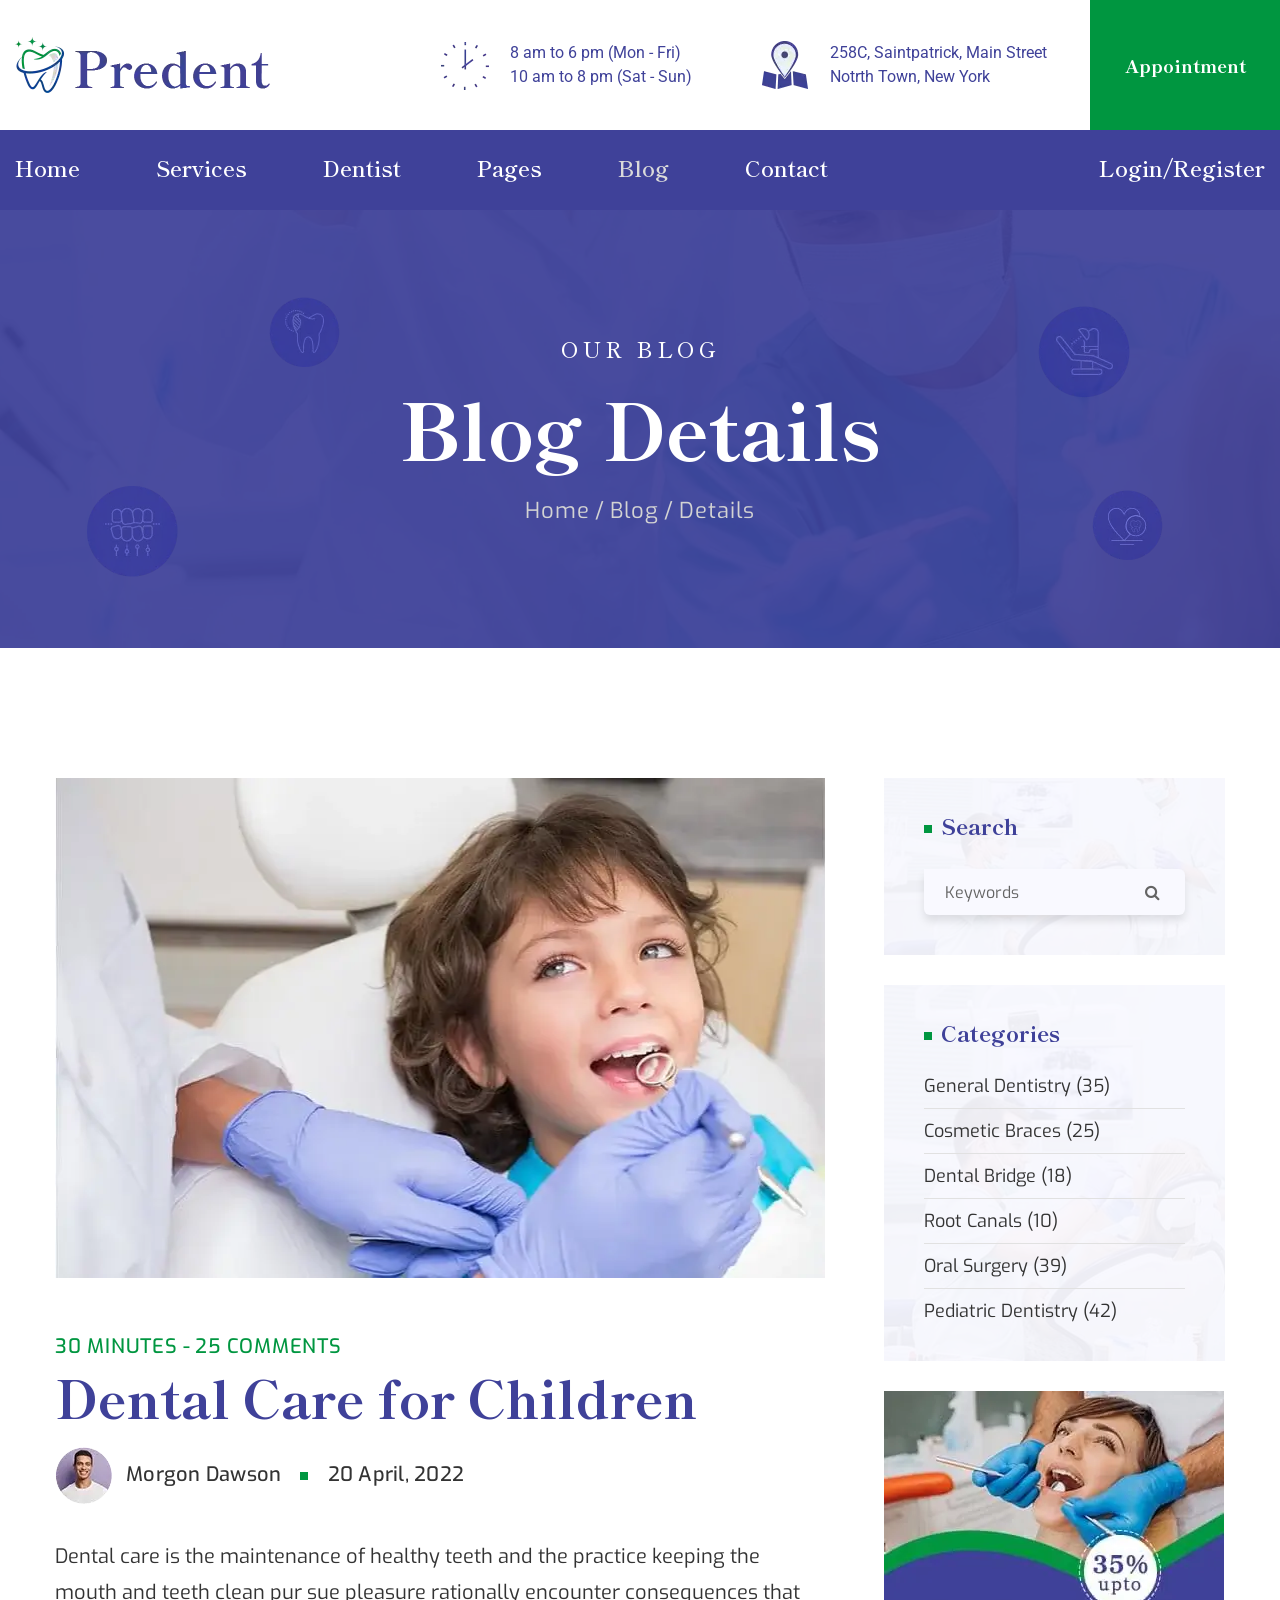
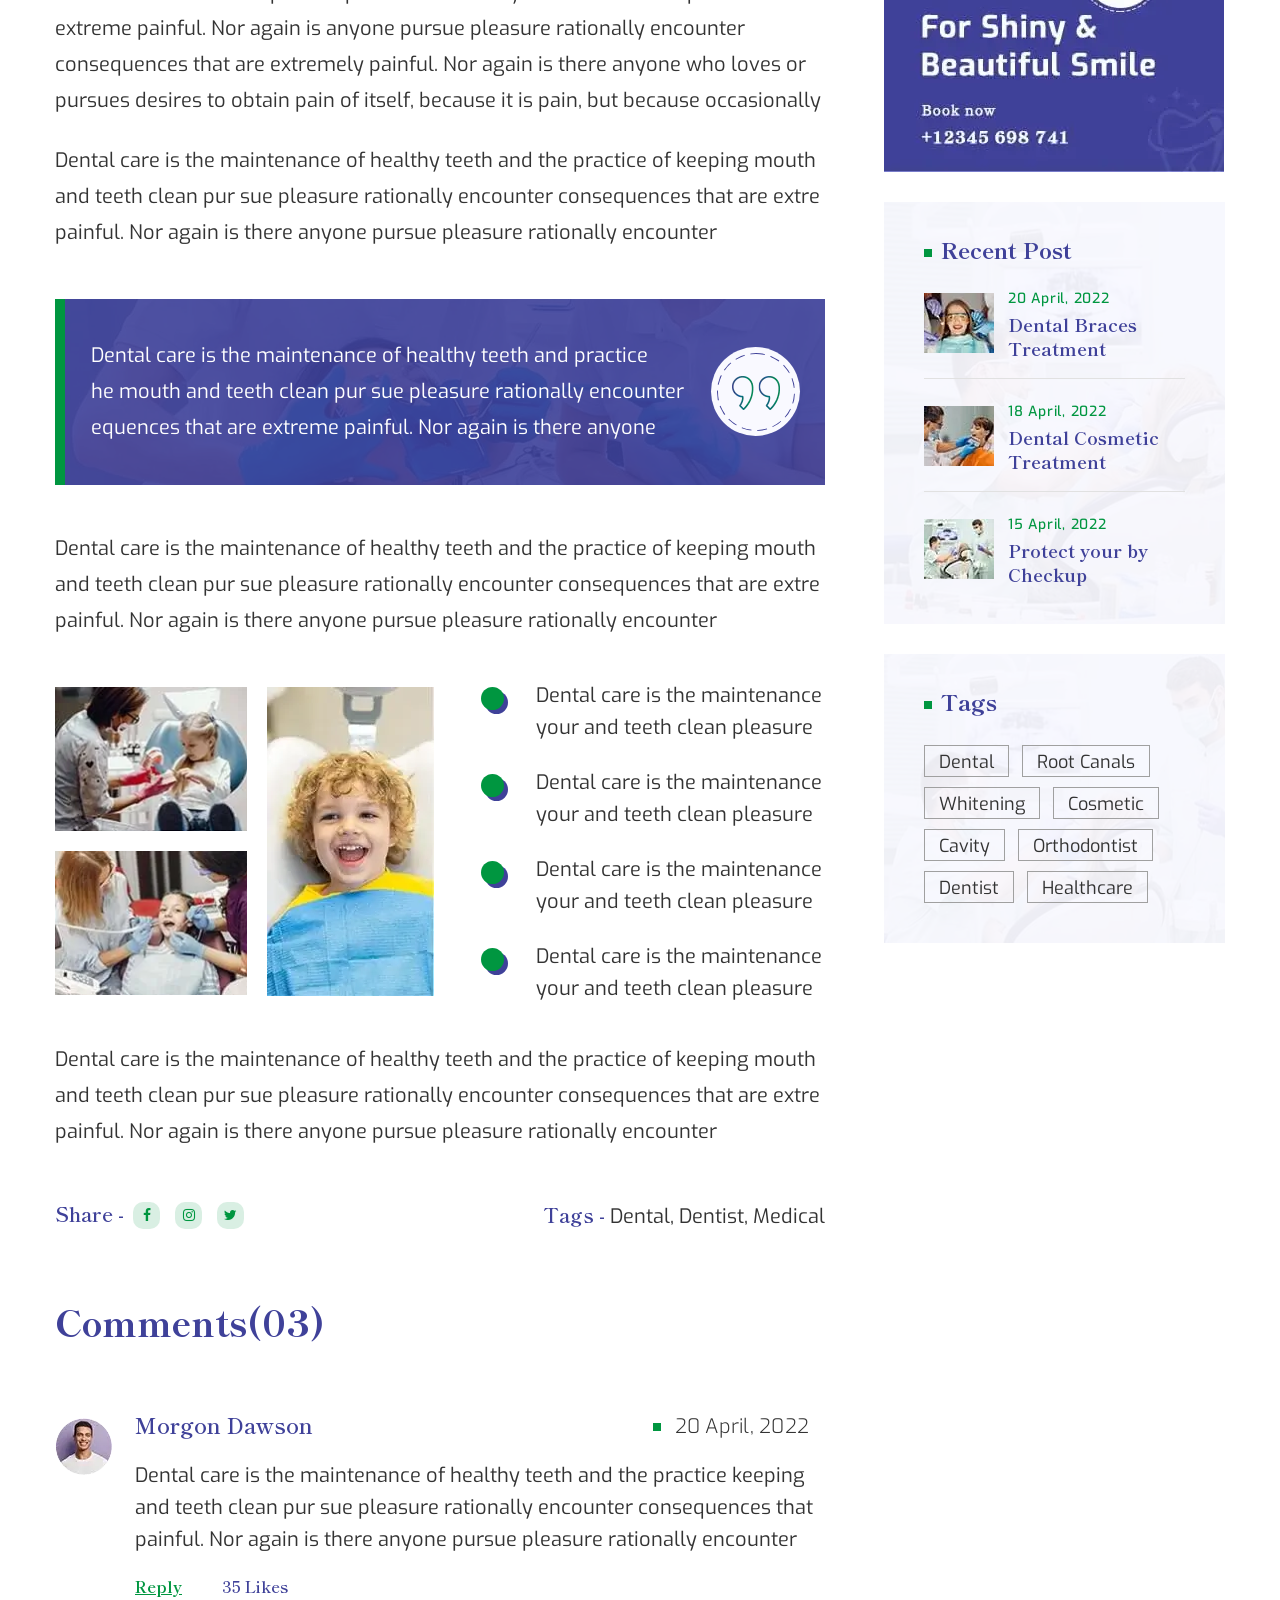
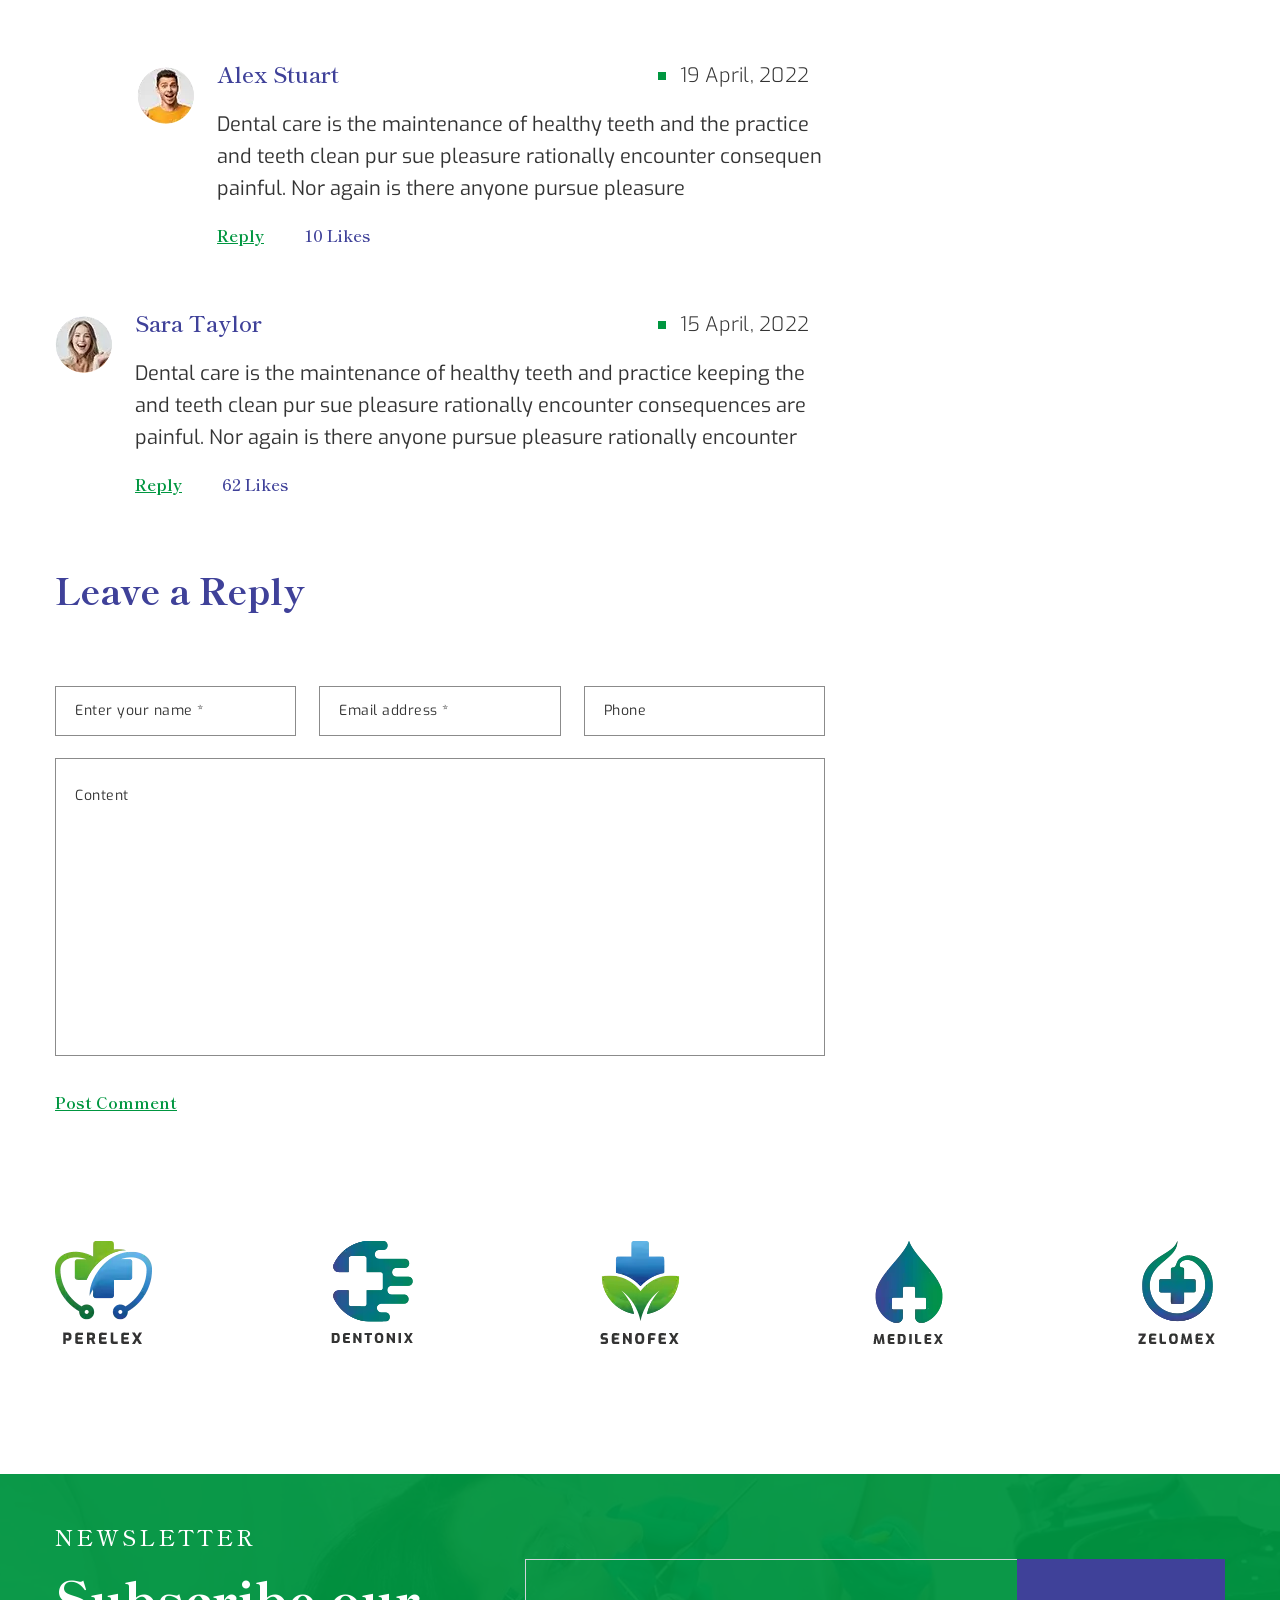
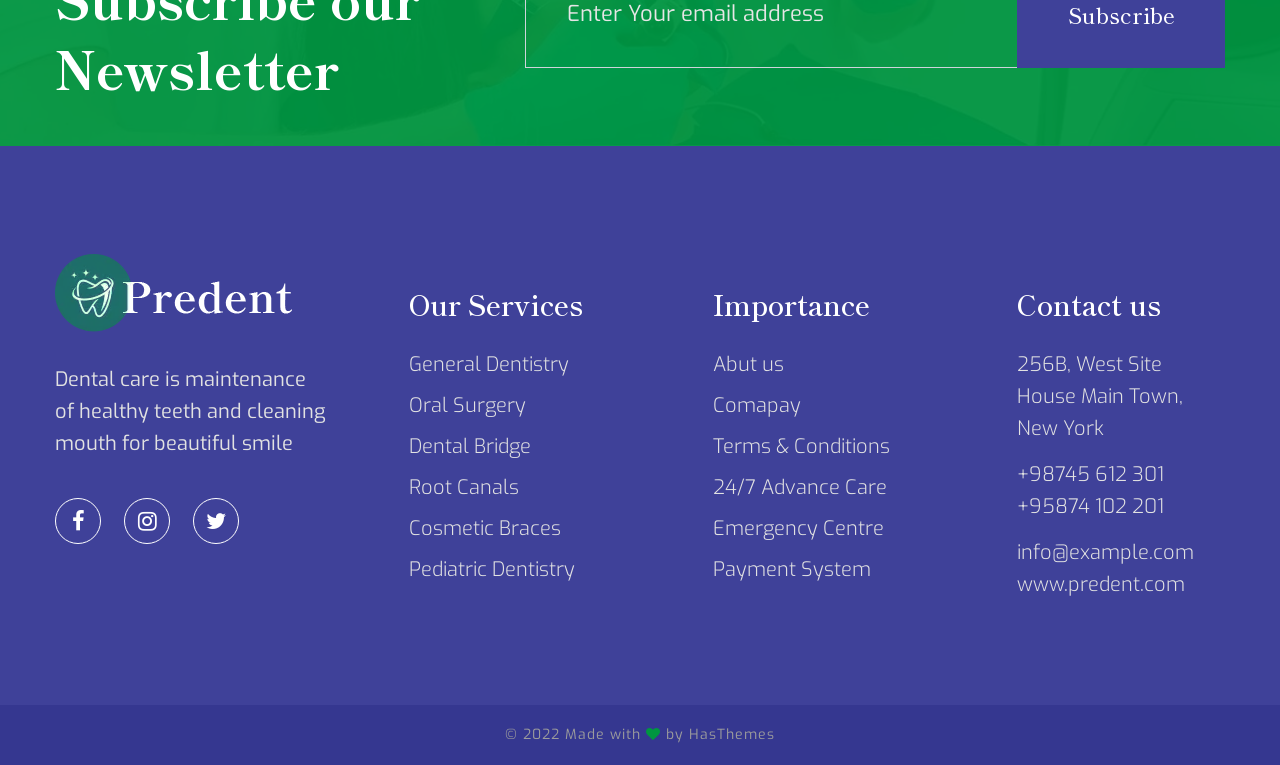
<file: blog-details-right-sidebar.html>
<!DOCTYPE html>
<html lang="en">

<head>
    <meta charset="utf-8">
    <meta http-equiv="X-UA-Compatible" content="IE=edge">
    <meta name="viewport" content="width=device-width, initial-scale=1.0" />

    <title>Blog Details :: Predent – Dental Care HTML Template</title>

    <!--== Favicon ==-->
    <link rel="shortcut icon" href="assets/img/favicon.ico" type="image/x-icon" />

    <!--== Google Fonts ==-->
    <link rel="preconnect" href="https://fonts.googleapis.com">
    <link rel="preconnect" href="https://fonts.gstatic.com" crossorigin>
    <link href="https://fonts.googleapis.com/css2?family=Exo:wght@300;400;500;600;700;800&family=Roboto:wght@300&family=Shippori+Mincho:wght@500;600;700;800&display=swap" rel="stylesheet">

    <!--== Bootstrap CSS ==-->
    <link href="assets/css/bootstrap.min.css" rel="stylesheet" />
    <!--== Font Awesome Icon CSS ==-->
    <link href="assets/css/font-awesome.min.css" rel="stylesheet" />
    <!--== Datetimepicker CSS ==-->
    <link href="assets/css/jquery.datetimepicker.css" rel="stylesheet" />
    <!--== Swiper CSS ==-->
    <link href="assets/css/swiper.min.css" rel="stylesheet" />
    <!--== Fancybox Min CSS ==-->
    <link href="assets/css/fancybox.min.css" rel="stylesheet" />
    <!--== Aos Min CSS ==-->
    <link href="assets/css/aos.min.css" rel="stylesheet" />

    <!--== Main Style CSS ==-->
    <link href="assets/css/style.css" rel="stylesheet" />

    <!--[if lt IE 9]>
    <script src="//oss.maxcdn.com/html5shiv/3.7.2/html5shiv.min.js"></script>
    <script src="//oss.maxcdn.com/respond/1.4.2/respond.min.js"></script>
    <![endif]-->
</head>

<body>

<!--wrapper start-->
<div class="wrapper">

  <!--== Start Preloader Content ==-->
  <div class="preloader-wrap">
    <div class="preloader">
      <span class="dot"></span>
      <div class="dots">
        <span></span>
        <span></span>
        <span></span>
      </div>
    </div>
  </div>
  <!--== End Preloader Content ==-->

  <!--== Start Header Wrapper ==-->
  <header class="header-wrapper">
    <div class="header-top-area">
      <div class="header-top-align">
        <div class="header-top-align-left">
          <div class="header-logo-area">
            <a href="index.html">
              <img class="logo-main" src="assets/img/logo.webp" width="255" height="56" alt="Logo" />
              <img class="logo-light" src="assets/img/logo-light.webp" width="237" height="78" alt="Logo" />
            </a>
          </div>
        </div>
        <div class="header-top-align-right">
          <div class="header-info-items">
            <div class="info-items">
              <div class="inner-content">
                <div class="icon">
                  <img src="assets/img/icons/time1.webp" alt="Image-HasTech">
                </div>
                <div class="content">
                  <p>8 am to 6 pm (Mon - Fri)<br>10 am to 8 pm (Sat - Sun)</p>
                </div>
              </div>
            </div>
            <div class="info-items">
              <div class="inner-content">
                <div class="icon">
                  <img src="assets/img/icons/map.webp" alt="Image-HasTech">
                </div>
                <div class="content">
                  <p>258C, Saintpatrick, Main Street <br>Notrth Town, New York</p>
                </div>
              </div>
            </div>
          </div>
          <div class="header-appointment-button">
            <a class="appointment-btn" href="contact.html">Appointment</a>
          </div>
        </div>
      </div>
    </div>
    <div class="header-area sticky-header header-default">
      <div class="container">
        <div class="row no-gutter align-items-center position-relative">
          <div class="col-12">
            <div class="header-align">
              <button class="btn-menu" type="button" data-bs-toggle="offcanvas" data-bs-target="#AsideOffcanvasMenu" aria-controls="AsideOffcanvasMenu">
                <i class="fa fa-align-left"></i>
              </button>
              <div class="header-align-left">
                <div class="mobile-header-logo">
                  <a href="index.html">
                    <img class="logo-light" src="assets/img/logo-light.webp" alt="Logo" />
                  </a>
                </div>
                <div class="header-navigation-area">
                  <ul class="main-menu nav">
                    <li><a href="index.html"><span>Home</span></a></li>
                    <li class="has-submenu"><a href="#/"><span>Services</span></a>
                      <ul class="submenu-nav">
                        <li><a href="services.html">Services</a></li>
                        <li><a href="service-details.html">Service Details</a></li>
                      </ul>
                    </li>
                    <li class="has-submenu"><a href="#/"><span>Dentist</span></a>
                      <ul class="submenu-nav">
                        <li><a href="team.html">Dentist</a></li>
                        <li><a href="team-details.html">Dentist Details</a></li>
                      </ul>
                    </li>
                    <li class="has-submenu"><a href="#/"><span>Pages</span></a>
                      <ul class="submenu-nav">
                        <li class="has-submenu"><a href="#">About Us</a>
                          <ul class="submenu-nav">
                            <li><a href="about-us.html">About Us One</a></li>
                          </ul>
                        </li>
                      </ul>
                    </li>
                    <li class="has-submenu"><a href="#/"><span>Blog</span></a>
                      <ul class="submenu-nav submenu-nav-mega">
                        <li class="mega-menu-item"><a href="#/" class="mega-title">Blog Layout</a>
                          <ul>
                            <li><a href="blog.html">Blog Grid</a></li>
                            <li><a href="blog-left-sidebar.html">Blog Left Sidebar</a></li>
                            <li><a href="blog-right-sidebar.html">Blog Right Sidebar</a></li>
                          </ul>
                        </li>
                        <li class="mega-menu-item"><a href="#/" class="mega-title">Blog Single Layout</a>
                          <ul>
                            <li><a href="blog-details.html">Blog Details</a></li>
                            <li><a href="blog-details-left-sidebar.html">Blog Details Left Sidebar</a></li>
                            <li><a href="blog-details-right-sidebar.html">Blog Details Right Sidebar</a></li>
                          </ul>
                        </li>
                      </ul>
                    </li>
                    <li><a href="contact.html"><span>Contact</span></a></li>
                  </ul>
                </div>
              </div>
              <div class="header-align-right">
                <div class="header-action-area">
                  <a class="btn-login-menu" href="account-login.html">Login</a>
                  <span>/</span>
                  <a class="btn-register-menu" href="account-register.html">Register</a>
                </div>
              </div>
            </div>
          </div>
        </div>
      </div>
    </div>
  </header>
  <!--== End Header Wrapper ==-->
  
  <main class="main-content">
    <!--== Start Page Header Area Wrapper ==-->
    <div class="page-header-area" data-bg-img="assets/img/photos/bg3.webp">
      <div class="container pt--0 pb--0">
        <div class="row">
          <div class="col-12 text-center">
            <div class="page-header-content">
              <h3 class="sub-title" data-aos="fade-down" data-aos-duration="800">OUR BLOG</h3>
              <h2 class="title" data-aos="fade-down" data-aos-duration="1000">Blog Details</h2>
              <nav class="breadcrumb-area" data-aos="fade-down" data-aos-duration="1200">
                <ul class="breadcrumb">
                  <li><a href="index.html">Home</a></li>
                  <li class="breadcrumb-sep"> / </li>
                  <li><a href="team.html">Blog</a></li>
                  <li class="breadcrumb-sep"> / </li>
                  <li>Details</li>
                </ul>
              </nav>
            </div>
          </div>
        </div>
      </div>
      <div class="page-header-layer-style">
        <div class="layer-style mousemove-layer" data-speed=".7"><img src="assets/img/icons/2.webp" alt="Image-HasTech"></div>
        <div class="layer-style2 mousemove-layer" data-speed=".2"><img src="assets/img/icons/3.webp" alt="Image-HasTech"></div>
        <div class="layer-style3 mousemove-layer" data-speed=".5"><img src="assets/img/icons/4.webp" alt="Image-HasTech"></div>
        <div class="layer-style4 mousemove-layer" data-speed=".3"><img src="assets/img/icons/5.webp" alt="Image-HasTech"></div>
      </div>
    </div>
    <!--== End Page Header Area Wrapper ==-->

    <!--== Start Blog Details Area Wrapper ==-->
    <section class="blog-details-area">
      <div class="container">
        <div class="row">
          <div class="col-lg-8">
            <div class="blog-details-item">
              <div class="inner-content">
                <div class="thumb">
                  <img src="assets/img/blog/details.webp" width="771" height="500" alt="Image-HasTech">
                </div>
                <div class="content">
                  <ul class="meta">
                    <li class="post-time"><a href="blog.html">30 Minutes</a></li>
                    <li class="post-sep"> - </li>
                    <li class="post-comment"><a href="blog.html">25 Comments</a></li>
                  </ul>
                  <h2 class="title">Dental Care for Children</h2>
                  <div class="author-info">
                    <a class="author-name" href="blog.html">
                      <img src="assets/img/blog/author10.webp" alt="Image-HasTech">
                      <span class="name">Morgon Dawson</span>
                    </a>
                    <a class="post-date" href="blog.html">
                      <span class="date">20 April, 2022</span>
                    </a>
                  </div>
                  <p>Dental care is the maintenance of healthy teeth and the practice keeping the mouth and teeth clean pur sue pleasure rationally encounter consequences that  extreme painful. Nor again is anyone pursue pleasure rationally encounter consequences that are extremely painful. Nor again is there anyone who loves or pursues desires to obtain pain of itself, because it is pain, but because occasionally</p>
                  <p>Dental care is the maintenance of healthy teeth and the practice of keeping mouth and teeth clean pur sue pleasure rationally encounter consequences that are extre painful. Nor again is there anyone pursue pleasure rationally encounter</p>
                  <blockquote class="blockquote-area" data-bg-img="assets/img/photos/bg5.webp">
                    <div class="blockquote-content">
                      <p>Dental care is the maintenance of healthy teeth and practice <br>he mouth and teeth clean pur sue pleasure rationally encounter equences that are extreme painful. Nor again is there anyone</p>
                    </div>
                    <div class="quote-icon">
                      <img src="assets/img/icons/quote.webp" alt="Image-HasTech">
                    </div>
                  </blockquote>
                  <p>Dental care is the maintenance of healthy teeth and the practice of keeping mouth and teeth clean pur sue pleasure rationally encounter consequences that are extre painful. Nor again is there anyone pursue pleasure rationally encounter</p>
                  <div class="blog-post-info-area">
                    <div class="row">
                      <div class="col-md-6">
                        <div class="masonry-grid post-info-thumb">
                          <div class="post-info-thumb-item">
                            <a class="image-popup" data-fancybox="gallery" data-caption="Gallery 01" href="assets/img/blog/gl1.webp"><img width="193" height="145" src="assets/img/blog/gl1.webp" alt="Image-HasTech"></a>
                            <a class="image-popup" data-fancybox="gallery" data-caption="Gallery 02" href="assets/img/blog/gl2.webp"><img width="193" height="145" src="assets/img/blog/gl2.webp" alt="Image-HasTech"></a>
                          </div>
                          <div class="post-info-thumb-item">
                            <a class="image-popup" data-fancybox="gallery" data-caption="Gallery 03" href="assets/img/blog/gl3.webp"><img width="167" height="309"  src="assets/img/blog/gl3.webp" alt="Image-HasTech"></a>
                          </div>
                        </div>
                      </div>
                      <div class="col-md-6">
                        <div class="post-info-content">
                          <div class="row">
                            <div class="col-sm-6 col-md-12">
                              <div class="info-list-item">
                                <div class="icon">
                                  <span></span>
                                </div>
                                <p>Dental care is the maintenance your and teeth clean pleasure</p>
                              </div>
                            </div>
                            <div class="col-sm-6 col-md-12">
                              <div class="info-list-item">
                                <div class="icon">
                                  <span></span>
                                </div>
                                <p>Dental care is the maintenance your and teeth clean pleasure</p>
                              </div>
                            </div>
                            <div class="col-sm-6 col-md-12">
                              <div class="info-list-item">
                                <div class="icon">
                                  <span></span>
                                </div>
                                <p>Dental care is the maintenance your and teeth clean pleasure</p>
                              </div>
                            </div>
                            <div class="col-sm-6 col-md-12">
                              <div class="info-list-item">
                                <div class="icon">
                                  <span></span>
                                </div>
                                <p>Dental care is the maintenance your and teeth clean pleasure</p>
                              </div>
                            </div>
                          </div>
                        </div>
                      </div>
                    </div>
                  </div>
                  <p>Dental care is the maintenance of healthy teeth and the practice of keeping mouth and teeth clean pur sue pleasure rationally encounter consequences that are extre painful. Nor again is there anyone pursue pleasure rationally encounter</p>
                  <div class="blog-details-footer">
                    <div class="social-icons">
                      <span>Share -</span>
                      <a href="#/"><i class="fa fa-facebook"></i></a>
                      <a href="#/"><i class="fa fa-instagram"></i></a>
                      <a href="#/"><i class="fa fa-twitter"></i></a>
                    </div>
                    <div class="tag-conent">
                      <span>Tags -</span>
                      <a href="#/">Dental,</a>
                      <a href="#/">Dentist,</a>
                      <a href="#/">Medical</a>
                    </div>
                  </div>
                </div>

                <!--== Start Comment View Item ==-->
                <div class="comment-view-area">
                  <h4 class="title-main">Comments(03)</h4>
                  <div class="comment-view-content">
                    <div class="single-comment">
                      <div class="author-wrap">
                        <div class="author-pic">
                          <a href="#/"><img src="assets/img/blog/author10.webp" alt="Image-HasTech"></a>
                        </div>
                        <div class="author-info">
                          <h4 class="title"><a href="team.html">Morgon Dawson</a></h4>
                          <p>Dental care is the maintenance of healthy teeth and the practice keeping and teeth clean pur sue pleasure rationally encounter consequences that painful. Nor again is there anyone pursue pleasure rationally encounter</p>
                          <div class="author-info-footer">
                            <a class="comment-reply" href="#/">Reply</a>
                            <a class="comment-likes" href="#/"><span>35</span> Likes</a>
                          </div>
                            <a class="comment-date" href="#">20 April, 2022</a>
                        </div>
                      </div>
                    </div>
                    <div class="single-comment reply-comment">
                      <div class="author-wrap">
                        <div class="author-pic">
                          <a href="#/"><img src="assets/img/blog/author11.webp" alt="Image-HasTech"></a>
                        </div>
                        <div class="author-info">
                          <h4 class="title"><a href="team.html">Alex Stuart</a></h4>
                          <p>Dental care is the maintenance of healthy teeth and the practice and teeth clean pur sue pleasure rationally encounter consequen painful. Nor again is there anyone pursue pleasure</p>
                          <div class="author-info-footer">
                            <a class="comment-reply" href="#/">Reply</a>
                            <a class="comment-likes" href="#/"><span>10</span> Likes</a>
                          </div>
                            <a class="comment-date" href="#">19 April, 2022</a>
                        </div>
                      </div>
                    </div>
                    <div class="single-comment">
                      <div class="author-wrap">
                        <div class="author-pic">
                          <a href="#/"><img src="assets/img/blog/author12.webp" alt="Image-HasTech"></a>
                        </div>
                        <div class="author-info">
                          <h4 class="title"><a href="team.html">Sara Taylor</a></h4>
                          <p>Dental care is the maintenance of healthy teeth and practice keeping the and teeth clean pur sue pleasure rationally encounter consequences are painful. Nor again is there anyone pursue pleasure rationally encounter</p>
                          <div class="author-info-footer">
                            <a class="comment-reply" href="#/">Reply</a>
                            <a class="comment-likes" href="#/"><span>62</span> Likes</a>
                          </div>
                            <a class="comment-date" href="#">15 April, 2022</a>
                        </div>
                      </div>
                    </div>
                  </div>
                </div>
                <!--== End Comment View Item ==-->

                <!--== Start Comment Item ==-->
                <div class="comment-form-area">
                  <h4 class="title-main">Leave a Reply</h4>
                  <div class="comment-form-content">
                    <form action="#">
                      <div class="row row-gutter-23">
                        <div class="col-md-6 col-lg-4">
                          <div class="form-group">
                            <input class="form-control" type="text" placeholder="Enter your name *">
                          </div>
                        </div>
                        <div class="col-md-6 col-lg-4">
                          <div class="form-group">
                            <input class="form-control" type="email" placeholder="Email address *">
                          </div>
                        </div>
                        <div class="col-md-12 col-lg-4">
                          <div class="form-group">
                            <input class="form-control" type="text" placeholder="Phone">
                          </div>
                        </div>
                        <div class="col-md-12">
                          <div class="form-group mb--0">
                            <textarea class="form-control" placeholder="Content"></textarea>
                          </div>
                        </div>
                        <div class="col-md-12">
                          <div class="form-group mb--0">
                            <button type="submit" class="btn-submit">Post Comment</button>
                          </div>
                        </div>
                      </div>
                    </form>
                  </div>
                </div>
                <!--== End Comment Item ==-->
              </div>
            </div>
          </div>
          <div class="col-lg-4">
            <!--== Start Sidebar Wrapper ==-->
            <div class="sidebar-wrapper sidebar-left-margin">
              <!--== Start Sidebar Item ==-->
              <div class="sidebar-item" data-bg-img="assets/img/photos/sidebar1.webp">
                <h4 class="sidebar-title">Search</h4>
                <div class="sidebar-body">
                  <div class="sidebar-search-form">
                    <form action="#">
                      <div class="form-group">
                        <input class="form-control" type="text" placeholder="Keywords">
                        <button type="submit" class="btn-src"><i class="fa fa-search"></i></button>
                      </div>
                    </form>
                  </div>
                </div>
              </div>
              <!--== End Sidebar Item ==-->

              <!--== Start Sidebar Item ==-->
              <div class="sidebar-item category-sidebar-item" data-bg-img="assets/img/photos/sidebar2.webp">
                <h4 class="sidebar-title">Categories</h4>
                <div class="sidebar-body">
                  <div class="sidebar-category-sub-menu">
                    <ul>
                      <li><a href="services.html">General Dentistry <span>(35)</span></a></li>
                      <li><a href="services.html">Cosmetic Braces <span>(25)</span></a></li>
                      <li><a href="services.html">Dental Bridge <span>(18)</span></a></li>
                      <li><a href="services.html">Root Canals <span>(10)</span></a></li>
                      <li><a href="services.html">Oral Surgery <span>(39)</span></a></li>
                      <li><a href="services.html">Pediatric Dentistry <span>(42)</span></a></li>
                    </ul>
                  </div>
                </div>
              </div>
              <!--== End Sidebar Item ==-->

              <!--== Start Sidebar Item ==-->
              <div class="sidebar-item offer-sidebar-item">
                <div class="sidebar-body">
                  <div class="sidebar-offer-thumb">
                    <a href="contact.html"><img src="assets/img/photos/offers.webp" alt="Image-HasTech"></a>
                  </div>
                </div>
              </div>
              <!--== End Sidebar Item ==-->

              <!--== Start Sidebar Item ==-->
              <div class="sidebar-item recent-post-sidebar-item" data-bg-img="assets/img/photos/sidebar3.webp">
                <h4 class="sidebar-title">Recent Post</h4>
                <div class="sidebar-body">
                  <!--== Start Blog Item ==-->
                  <div class="sidebar-post-item">
                    <div class="inner-content">
                      <div class="thumb">
                        <a href="blog-details.html"><img src="assets/img/blog/small1.webp" alt="Image-HasTech"></a>
                      </div>
                      <div class="content">
                        <ul class="meta">
                          <li><a class="date" href="blog.html">20 April, 2022</a></li>
                        </ul>
                        <h4 class="title"><a href="blog-details.html">Dental Braces Treatment</a></h4>
                      </div>
                    </div>
                  </div>
                  <!--== End Blog Item ==-->

                  <!--== Start Blog Item ==-->
                  <div class="sidebar-post-item">
                    <div class="inner-content">
                      <div class="thumb">
                        <a href="blog-details.html"><img src="assets/img/blog/small2.webp" alt="Image-HasTech"></a>
                      </div>
                      <div class="content">
                        <ul class="meta">
                          <li><a class="date" href="blog.html">18 April, 2022</a></li>
                        </ul>
                        <h4 class="title"><a href="blog-details.html">Dental Cosmetic Treatment</a></h4>
                      </div>
                    </div>
                  </div>
                  <!--== End Blog Item ==-->

                  <!--== Start Blog Item ==-->
                  <div class="sidebar-post-item">
                    <div class="inner-content">
                      <div class="thumb">
                        <a href="blog-details.html"><img src="assets/img/blog/small3.webp" alt="Image-HasTech"></a>
                      </div>
                      <div class="content">
                        <ul class="meta">
                          <li><a class="date" href="blog.html">15 April, 2022</a></li>
                        </ul>
                        <h4 class="title"><a href="blog-details.html">Protect your by Checkup</a></h4>
                      </div>
                    </div>
                  </div>
                  <!--== End Blog Item ==-->
                </div>
              </div>
              <!--== End Sidebar Item ==-->

              <!--== Start Sidebar Item ==-->
              <div class="sidebar-item sidebar-tag-item mb--0" data-bg-img="assets/img/photos/sidebar4.webp">
                <h4 class="sidebar-title">Tags</h4>
                <div class="sidebar-body">
                  <div class="sidebar-tag-items">
                    <a href="services.html">Dental</a>
                    <a href="services.html">Root Canals</a>
                    <a href="services.html">Whitening</a>
                    <a href="services.html">Cosmetic</a>
                    <a href="services.html">Cavity</a>
                    <a href="services.html">Orthodontist</a>
                    <a href="services.html">Dentist</a>
                    <a href="services.html">Healthcare</a>
                  </div>
                </div>
              </div>
              <!--== End Sidebar Item ==-->
            </div>
            <!--== End Sidebar Wrapper ==-->
          </div>
        </div>
      </div>
    </section>
    <!--== End Blog Details Area Wrapper ==-->

    <!--== Start Brand Logo Area Wrapper ==-->
    <div class="brand-logo-area brand-logo-service-area">
      <div class="container pt--0">
        <div class="brand-logo-content">
          <div class="row">
            <div class="col-12">
              <div class="swiper-container brand-logo-slider-container">
                <div class="swiper-wrapper">
                  <div class="swiper-slide">
                    <!--== Start Brand Logo Item ==-->
                    <div class="brand-logo-item">
                      <img src="assets/img/brand-logo/1.webp" width="97" height="103" alt="Image-HasTech">
                    </div>
                    <!--== End Brand Logo Item ==-->
                  </div>
                  <div class="swiper-slide">
                    <!--== Start Brand Logo Item ==-->
                    <div class="brand-logo-item">
                      <img src="assets/img/brand-logo/2.webp" width="82" height="102" alt="Image-HasTech">
                    </div>
                    <!--== End Brand Logo Item ==-->
                  </div>
                  <div class="swiper-slide">
                    <!--== Start Brand Logo Item ==-->
                    <div class="brand-logo-item">
                      <img src="assets/img/brand-logo/3.webp" width="80" height="103" alt="Image-HasTech">
                    </div>
                    <!--== End Brand Logo Item ==-->
                  </div>
                  <div class="swiper-slide">
                    <!--== Start Brand Logo Item ==-->
                    <div class="brand-logo-item">
                      <img src="assets/img/brand-logo/4.webp" width="70" height="103" alt="Image-HasTech">
                    </div>
                    <!--== End Brand Logo Item ==-->
                  </div>
                  <div class="swiper-slide">
                    <!--== Start Brand Logo Item ==-->
                    <div class="brand-logo-item">
                      <img src="assets/img/brand-logo/5.webp" width="77" height="103" alt="Image-HasTech">
                    </div>
                    <!--== End Brand Logo Item ==-->
                  </div>
                </div>
              </div>
            </div>
          </div>
        </div>
      </div>
    </div>
    <!--== End Brand Logo Area Wrapper ==-->

    <!--== Start News Letter Area Wrapper ==-->
    <section class="newsletter-area bg-overlay bg-overlay-theme-color bg-img z-index-1" data-aos="fade-up" data-bg-img="assets/img/photos/bg2.webp">
      <div class="container pt--0 pb--0">
        <div class="newsletter-content-wrap">
          <div class="row align-items-center">
            <div class="col-md-5">
              <div class="newsletter-content">
                <div class="section-title section-title-light mb--0">
                  <h5 class="sub-title">NEWSLETTER</h5>
                  <h2 class="title mb--0">Subscribe our Newsletter</h2>
                </div>
              </div>
            </div>
            <div class="col-md-7">
              <div class="newsletter-form">
                <form>
                  <input type="email" class="form-control" placeholder="Enter Your email address">
                  <button class="btn-submit" type="submit">Subscribe</button>
                </form>
              </div>
            </div>
          </div>
        </div>
      </div>
    </section>
    <!--== End News Letter Area Wrapper ==-->
  </main>

  <!--== Start Footer Area Wrapper ==-->
  <footer class="footer-area">
    <!--== Start Footer Main ==-->
    <div class="footer-main">
      <div class="container pt--0 pb--0">
        <div class="row no-gutter">
          <div class="col-sm-6 col-lg-3">
            <!--== Start widget Item ==-->
            <div class="widget-item">
              <div class="about-widget-wrap">
                <div class="widget-logo-area">
                  <a href="index.html">
                    <img class="logo-main" src="assets/img/logo-light.webp" width="237" height="78" alt="Logo" />
                  </a>
                </div>
                <p class="desc">Dental care is maintenance of healthy teeth and cleaning mouth for beautiful smile</p>
                <div class="social-icons">
                  <a href="#/"><i class="fa fa-facebook"></i></a>
                  <a href="#/"><i class="fa fa-instagram"></i></a>
                  <a href="#/"><i class="fa fa-twitter"></i></a>
                </div>
              </div>
            </div>
            <!--== End widget Item ==-->
          </div>
          <div class="col-sm-6 col-lg-3">
            <!--== Start widget Item ==-->
            <div class="widget-item widget-menu">
              <h4 class="widget-title">Our Services</h4>
              <div class="widget-menu-wrap">
                <ul class="nav-menu">
                  <li><a href="services.html">General Dentistry</a></li>
                  <li><a href="services.html">Oral Surgery</a></li>
                  <li><a href="services.html">Dental Bridge</a></li>
                  <li><a href="services.html">Root Canals</a></li>
                  <li><a href="services.html">Cosmetic Braces</a></li>
                  <li><a href="services.html">Pediatric Dentistry</a></li>
                </ul>
              </div>
            </div>
            <!--== End widget Item ==-->
          </div>
          <div class="col-sm-6 col-lg-3">
            <!--== Start widget Item ==-->
            <div class="widget-item widget-menu2">
              <h4 class="widget-title">Importance</h4>
              <div class="widget-menu-wrap">
                <ul class="nav-menu">
                  <li><a href="about-us.html">Abut us</a></li>
                  <li><a href="about-us.html">Comapay</a></li>
                  <li><a href="about-us.html">Terms & Conditions</a></li>
                  <li><a href="contact.html">24/7 Advance Care</a></li>
                  <li><a href="services.html">Emergency Centre</a></li>
                  <li><a href="contact.html">Payment System</a></li>
                </ul>
              </div>
            </div>
            <!--== End widget Item ==-->
          </div>
          <div class="col-sm-6 col-lg-3">
            <!--== Start widget Item ==-->
            <div class="widget-item widget-contact">
              <h4 class="widget-title">Contact us</h4>
              <div class="widget-contact-wrap">
                <ul>
                  <li>256B, West Site House Main Town, New York</li>
                  <li><a href="tel:+98745612301">+98745 612 301</a><br><a href="tel:+95874102201">+95874 102 201</a></li>
                  <li><a href="mailto:info@example.com">info@example.com</a><br><a href="mailto:www.predent.com">www.predent.com</a></li>
                </ul>
              </div>
            </div>
            <!--== End widget Item ==-->
          </div>
        </div>
      </div>
    </div>
    <!--== End Footer Main ==-->

    <!--== Start Footer Bottom ==-->
    <div class="footer-bottom">
      <div class="container pt--0 pb--0">
        <div class="row">
          <div class="col-12">
            <p class="copyright">© 2022 Made with <i class="fa fa-heart"></i> by <a target="_blank" href="https://www.hasthemes.com"> HasThemes</a></p>
          </div>
        </div>
      </div>
    </div>
    <!--== End Footer Bottom ==-->
  </footer>
  <!--== End Footer Area Wrapper ==-->

  <!--== Scroll Top Button ==-->
  <div id="scroll-to-top" class="scroll-to-top"><span class="fa fa-angle-up"></span></div>

  <!--== Start Aside Menu ==-->
  <aside class="off-canvas-wrapper offcanvas offcanvas-start" tabindex="-1" id="AsideOffcanvasMenu" aria-labelledby="offcanvasExampleLabel">
    <div class="offcanvas-header">
      <h1 class="d-none" id="offcanvasExampleLabel">Aside Menu</h1>
      <button class="btn-menu-close" data-bs-dismiss="offcanvas" aria-label="Close">menu <i class="fa fa-chevron-left"></i></button>
    </div>
    <div class="offcanvas-body">
      <!-- Mobile Menu Start -->
      <div class="mobile-menu-items">
        <ul class="nav-menu">
          <li><a href="index.html">Home</a></li>
          <li><a href="#">Services</a>
            <ul class="sub-menu">
              <li><a href="services.html">Services</a></li>
              <li><a href="service-details.html">Service Details</a></li>
            </ul>
          </li>
          <li><a href="#">Dentist</a>
            <ul class="sub-menu">
              <li><a href="team.html">Dentist</a></li>
              <li><a href="team-details.html">Dentist Details</a></li>
            </ul>
          </li>
          <li><a href="#">Pages</a>
            <ul class="sub-menu">
              <li><a href="#">About Us</a>
                <ul class="sub-menu">
                  <li><a href="about-us.html">About Us One</a></li>
                </ul>
              </li>
            </ul>
          </li>
          <li><a href="#">Blog</a>
            <ul class="sub-menu">
              <li><a href="#" class="mega-title">Blog Layout</a>
                <ul class="sub-menu">
                  <li><a href="blog.html">Blog Grid</a></li>
                  <li><a href="blog-left-sidebar.html">Blog Left Sidebar</a></li>
                  <li><a href="blog-right-sidebar.html">Blog Right Sidebar</a></li>
                </ul>
              </li>
              <li><a href="#" class="mega-title">Blog Single Layout</a>
                <ul class="sub-menu">
                  <li><a href="blog-details.html">Blog Details</a></li>
                  <li><a href="blog-details-left-sidebar.html">Blog Details Left Sidebar</a></li>
                  <li><a href="blog-details-right-sidebar.html">Blog Details Right Sidebar</a></li>
                </ul>
              </li>
            </ul>
          </li>
          <li><a href="contact.html">Contact</a></li>
        </ul>
      </div>
      <!-- Mobile Menu End -->
      <div class="mobile-menu-info">
        <div class="info-item">
          <div class="icon">
            <img src="assets/img/icons/time1.webp" alt="Image-HasTech">
          </div>
          <div class="content">
            <p>8 am to 6 pm (Mon - Fri)<br>10 am to 8 pm (Sat - Sun)</p>
          </div>
        </div>
        <div class="info-item">
          <div class="icon">
            <img src="assets/img/icons/map.webp" alt="Image-HasTech">
          </div>
          <div class="content">
            <p>258C, Saintpatrick, Main Street Notrth Town, New York</p>
          </div>
        </div>
      </div>
      <a class="mobile-menu-btn" href="contact.html">Appointment</a>
      <div class="mobile-menu-action">
        <a class="btn-login-menu" href="account-login.html">Login</a>
        <span>/</span>
        <a class="btn-register-menu" href="account-register.html">Register</a>
      </div>
    </div>
  </aside>
  <!--== End Aside Menu ==-->
</div>

<!--=======================Javascript============================-->

<!--=== jQuery Modernizr Min Js ===-->
<script src="assets/js/modernizr-3.5.0.js"></script>
<!--=== jQuery Min Js ===-->
<script src="assets/js/jquery-3.6.0-main.js"></script>
<!--=== jQuery Migration Min Js ===-->
<script src="assets/js/jquery-3.3.2-migrate.js"></script>
<!--=== jQuery Bootstrap Min Js ===-->
<script src="assets/js/bootstrap.bundle.min.js"></script>
<!--=== jQuery Swiper Min Js ===-->
<script src="assets/js/swiper.min.js"></script>
<!--=== jQuery Fancybox Min Js ===-->
<script src="assets/js/fancybox.min.js"></script>
<!--=== jQuery Waypoint Js ===-->
<script src="assets/js/waypoint-4.0.1.js"></script>
<!--=== jQuery Aos Min Js ===-->
<script src="assets/js/aos.min.js"></script>
<!--=== jQuery Counterup Min Js ===-->
<script src="assets/js/counterup.js"></script>
<!--=== jQuery Datetimepicker Min Js ===-->
<script src="assets/js/jquery.datetimepicker.min.js"></script>

<!--=== jQuery Custom Js ===-->
<script src="assets/js/custom.js"></script>

</body>

</html>
</file>
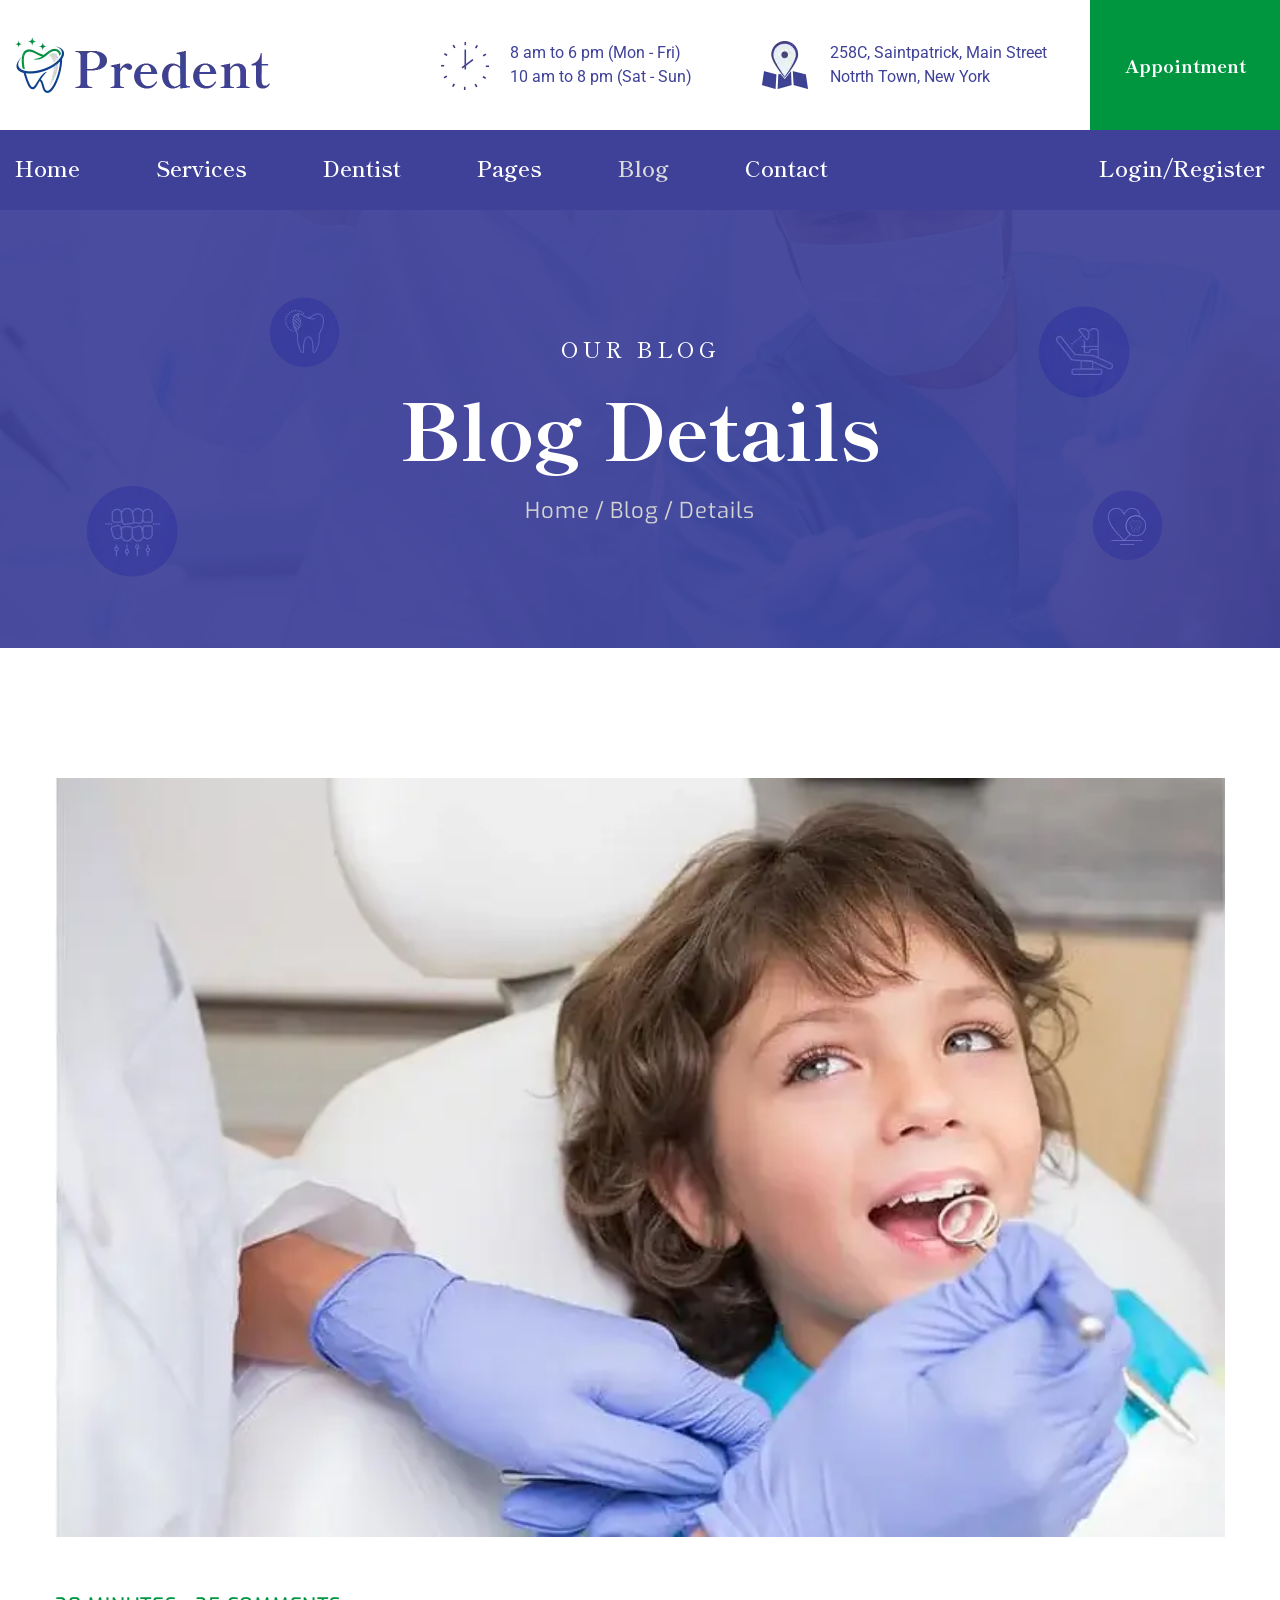
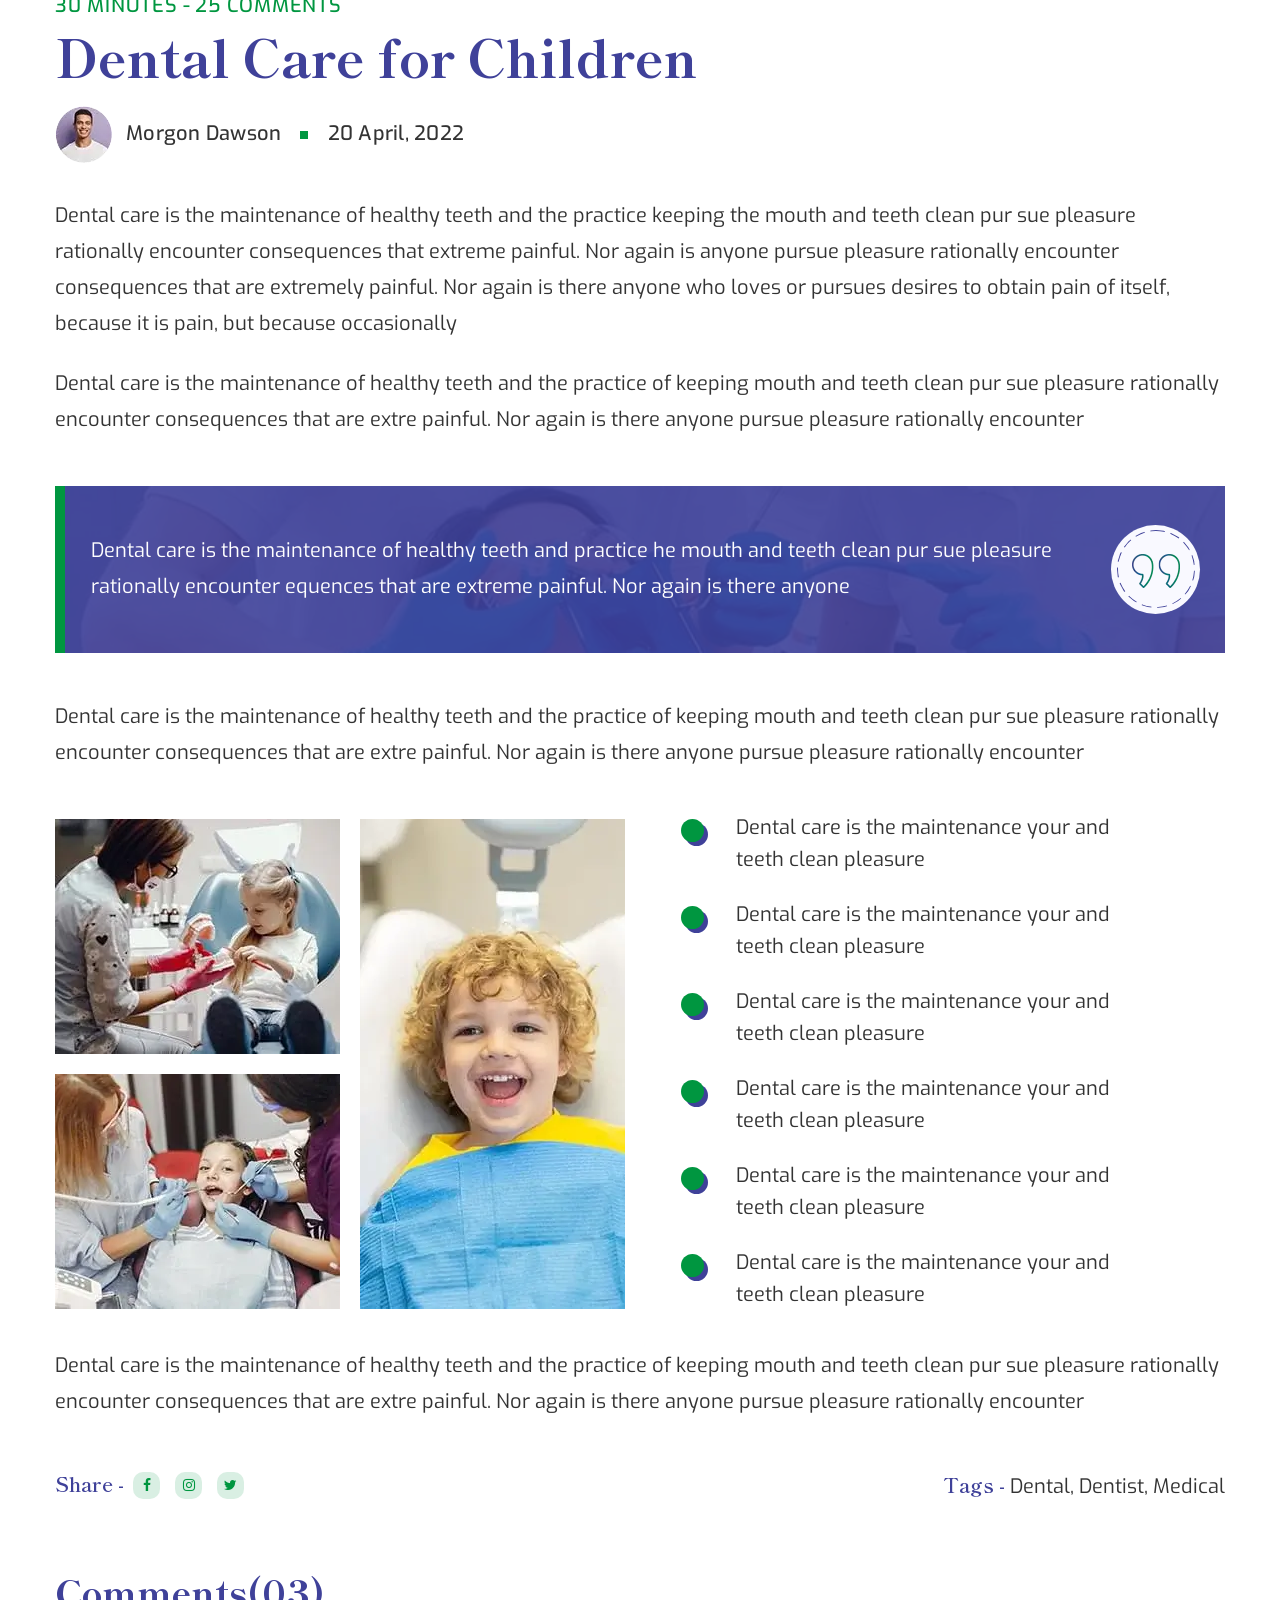
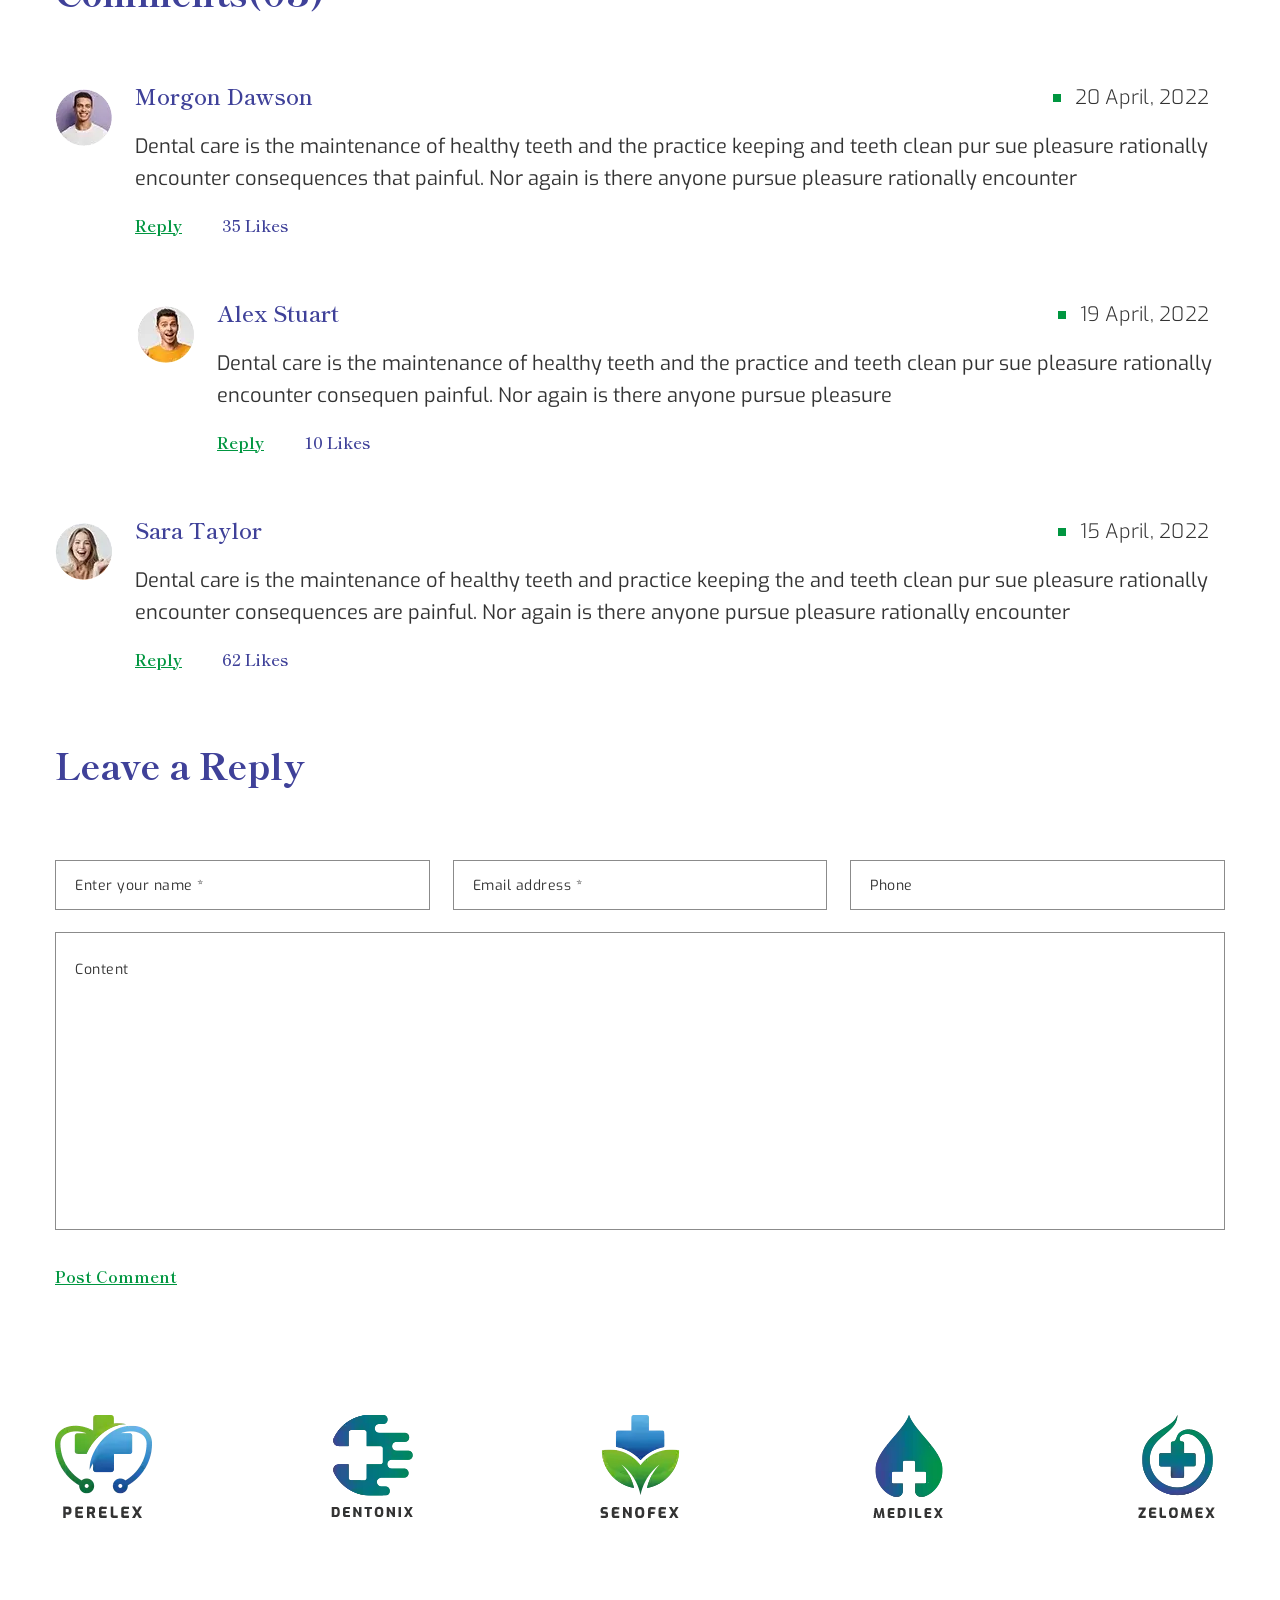
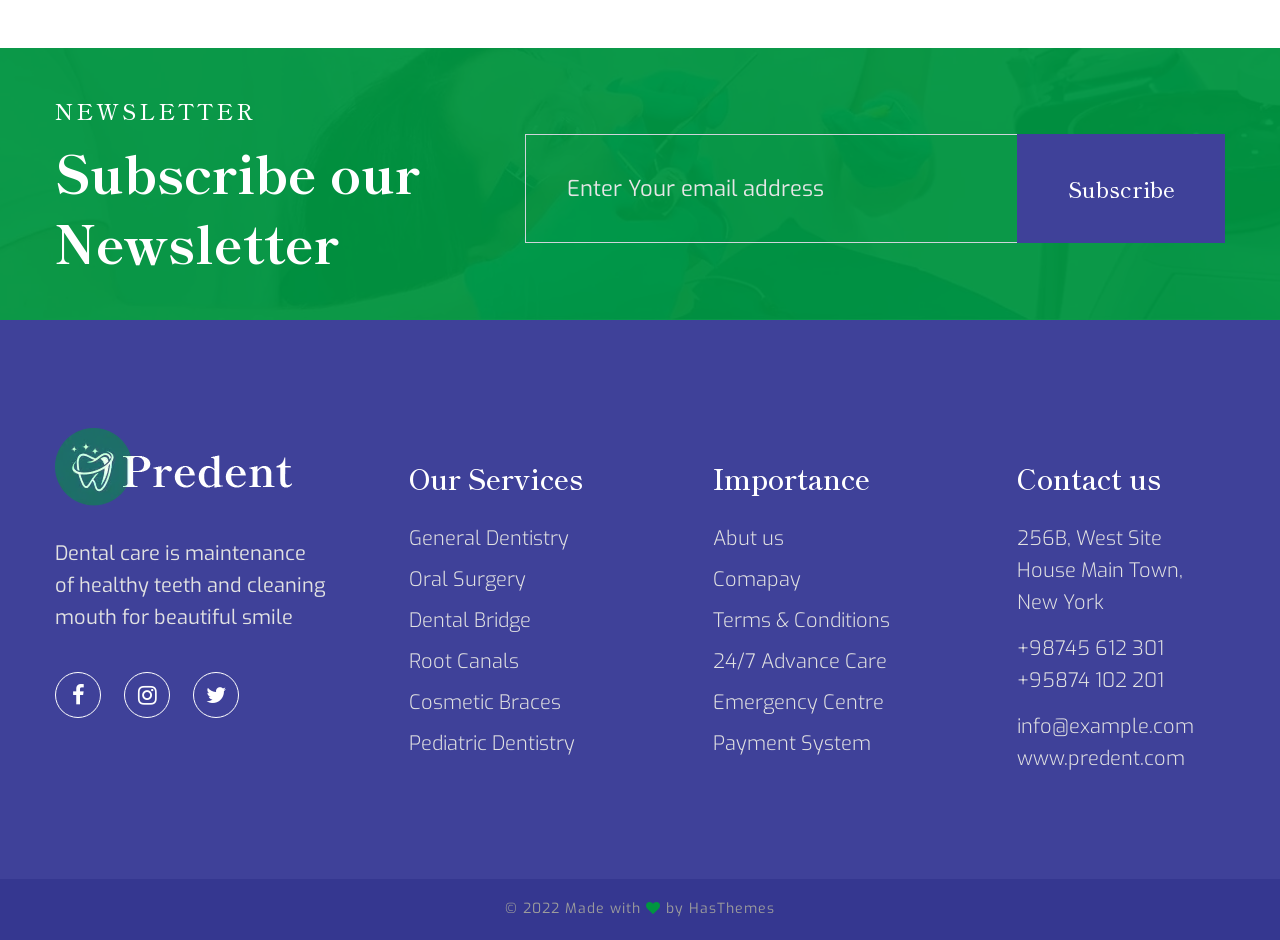
<file: blog-details.html>
<!DOCTYPE html>
<html lang="en">

<head>
    <meta charset="utf-8">
    <meta http-equiv="X-UA-Compatible" content="IE=edge">
    <meta name="viewport" content="width=device-width, initial-scale=1.0" />

    <title>Blog Details :: Predent – Dental Care HTML Template</title>

    <!--== Favicon ==-->
    <link rel="shortcut icon" href="assets/img/favicon.ico" type="image/x-icon" />

    <!--== Google Fonts ==-->
    <link rel="preconnect" href="https://fonts.googleapis.com">
    <link rel="preconnect" href="https://fonts.gstatic.com" crossorigin>
    <link href="https://fonts.googleapis.com/css2?family=Exo:wght@300;400;500;600;700;800&family=Roboto:wght@300&family=Shippori+Mincho:wght@500;600;700;800&display=swap" rel="stylesheet">

    <!--== Bootstrap CSS ==-->
    <link href="assets/css/bootstrap.min.css" rel="stylesheet" />
    <!--== Font Awesome Icon CSS ==-->
    <link href="assets/css/font-awesome.min.css" rel="stylesheet" />
    <!--== Datetimepicker CSS ==-->
    <link href="assets/css/jquery.datetimepicker.css" rel="stylesheet" />
    <!--== Swiper CSS ==-->
    <link href="assets/css/swiper.min.css" rel="stylesheet" />
    <!--== Fancybox Min CSS ==-->
    <link href="assets/css/fancybox.min.css" rel="stylesheet" />
    <!--== Aos Min CSS ==-->
    <link href="assets/css/aos.min.css" rel="stylesheet" />

    <!--== Main Style CSS ==-->
    <link href="assets/css/style.css" rel="stylesheet" />

    <!--[if lt IE 9]>
    <script src="//oss.maxcdn.com/html5shiv/3.7.2/html5shiv.min.js"></script>
    <script src="//oss.maxcdn.com/respond/1.4.2/respond.min.js"></script>
    <![endif]-->
</head>

<body>

<!--wrapper start-->
<div class="wrapper">

  <!--== Start Preloader Content ==-->
  <div class="preloader-wrap">
    <div class="preloader">
      <span class="dot"></span>
      <div class="dots">
        <span></span>
        <span></span>
        <span></span>
      </div>
    </div>
  </div>
  <!--== End Preloader Content ==-->

  <!--== Start Header Wrapper ==-->
  <header class="header-wrapper">
    <div class="header-top-area">
      <div class="header-top-align">
        <div class="header-top-align-left">
          <div class="header-logo-area">
            <a href="index.html">
              <img class="logo-main" src="assets/img/logo.webp" width="255" height="56" alt="Logo" />
              <img class="logo-light" src="assets/img/logo-light.webp" width="237" height="78" alt="Logo" />
            </a>
          </div>
        </div>
        <div class="header-top-align-right">
          <div class="header-info-items">
            <div class="info-items">
              <div class="inner-content">
                <div class="icon">
                  <img src="assets/img/icons/time1.webp" alt="Image-HasTech">
                </div>
                <div class="content">
                  <p>8 am to 6 pm (Mon - Fri)<br>10 am to 8 pm (Sat - Sun)</p>
                </div>
              </div>
            </div>
            <div class="info-items">
              <div class="inner-content">
                <div class="icon">
                  <img src="assets/img/icons/map.webp" alt="Image-HasTech">
                </div>
                <div class="content">
                  <p>258C, Saintpatrick, Main Street <br>Notrth Town, New York</p>
                </div>
              </div>
            </div>
          </div>
          <div class="header-appointment-button">
            <a class="appointment-btn" href="contact.html">Appointment</a>
          </div>
        </div>
      </div>
    </div>
    <div class="header-area sticky-header header-default">
      <div class="container">
        <div class="row no-gutter align-items-center position-relative">
          <div class="col-12">
            <div class="header-align">
              <button class="btn-menu" type="button" data-bs-toggle="offcanvas" data-bs-target="#AsideOffcanvasMenu" aria-controls="AsideOffcanvasMenu">
                <i class="fa fa-align-left"></i>
              </button>
              <div class="header-align-left">
                <div class="mobile-header-logo">
                  <a href="index.html">
                    <img class="logo-light" src="assets/img/logo-light.webp" alt="Logo" />
                  </a>
                </div>
                <div class="header-navigation-area">
                  <ul class="main-menu nav">
                    <li><a href="index.html"><span>Home</span></a></li>
                    <li class="has-submenu"><a href="#/"><span>Services</span></a>
                      <ul class="submenu-nav">
                        <li><a href="services.html">Services</a></li>
                        <li><a href="service-details.html">Service Details</a></li>
                      </ul>
                    </li>
                    <li class="has-submenu"><a href="#/"><span>Dentist</span></a>
                      <ul class="submenu-nav">
                        <li><a href="team.html">Dentist</a></li>
                        <li><a href="team-details.html">Dentist Details</a></li>
                      </ul>
                    </li>
                    <li class="has-submenu"><a href="#/"><span>Pages</span></a>
                      <ul class="submenu-nav">
                        <li class="has-submenu"><a href="#">About Us</a>
                          <ul class="submenu-nav">
                            <li><a href="about-us.html">About Us One</a></li>
                          </ul>
                        </li>
                      </ul>
                    </li>
                    <li class="has-submenu"><a href="#/"><span>Blog</span></a>
                      <ul class="submenu-nav submenu-nav-mega">
                        <li class="mega-menu-item"><a href="#/" class="mega-title">Blog Layout</a>
                          <ul>
                            <li><a href="blog.html">Blog Grid</a></li>
                            <li><a href="blog-left-sidebar.html">Blog Left Sidebar</a></li>
                            <li><a href="blog-right-sidebar.html">Blog Right Sidebar</a></li>
                          </ul>
                        </li>
                        <li class="mega-menu-item"><a href="#/" class="mega-title">Blog Single Layout</a>
                          <ul>
                            <li><a href="blog-details.html">Blog Details</a></li>
                            <li><a href="blog-details-left-sidebar.html">Blog Details Left Sidebar</a></li>
                            <li><a href="blog-details-right-sidebar.html">Blog Details Right Sidebar</a></li>
                          </ul>
                        </li>
                      </ul>
                    </li>
                    <li><a href="contact.html"><span>Contact</span></a></li>
                  </ul>
                </div>
              </div>
              <div class="header-align-right">
                <div class="header-action-area">
                  <a class="btn-login-menu" href="account-login.html">Login</a>
                  <span>/</span>
                  <a class="btn-register-menu" href="account-register.html">Register</a>
                </div>
              </div>
            </div>
          </div>
        </div>
      </div>
    </div>
  </header>
  <!--== End Header Wrapper ==-->
  
  <main class="main-content">
    <!--== Start Page Header Area Wrapper ==-->
    <div class="page-header-area" data-bg-img="assets/img/photos/bg3.webp">
      <div class="container pt--0 pb--0">
        <div class="row">
          <div class="col-12 text-center">
            <div class="page-header-content">
              <h3 class="sub-title" data-aos="fade-down" data-aos-duration="800">OUR BLOG</h3>
              <h2 class="title" data-aos="fade-down" data-aos-duration="1000">Blog Details</h2>
              <nav class="breadcrumb-area" data-aos="fade-down" data-aos-duration="1200">
                <ul class="breadcrumb">
                  <li><a href="index.html">Home</a></li>
                  <li class="breadcrumb-sep"> / </li>
                  <li><a href="team.html">Blog</a></li>
                  <li class="breadcrumb-sep"> / </li>
                  <li>Details</li>
                </ul>
              </nav>
            </div>
          </div>
        </div>
      </div>
      <div class="page-header-layer-style">
        <div class="layer-style mousemove-layer" data-speed=".7"><img src="assets/img/icons/2.webp" alt="Image-HasTech"></div>
        <div class="layer-style2 mousemove-layer" data-speed=".2"><img src="assets/img/icons/3.webp" alt="Image-HasTech"></div>
        <div class="layer-style3 mousemove-layer" data-speed=".5"><img src="assets/img/icons/4.webp" alt="Image-HasTech"></div>
        <div class="layer-style4 mousemove-layer" data-speed=".3"><img src="assets/img/icons/5.webp" alt="Image-HasTech"></div>
      </div>
    </div>
    <!--== End Page Header Area Wrapper ==-->

    <!--== Start Blog Details Area Wrapper ==-->
    <section class="blog-details-area">
      <div class="container">
        <div class="row">
          <div class="col-12">
            <div class="blog-details-item mr--0">
              <div class="inner-content">
                <div class="thumb">
                  <img src="assets/img/blog/details.webp" width="1170" height="758" alt="Image-HasTech">
                </div>
                <div class="content">
                  <ul class="meta">
                    <li class="post-time"><a href="blog.html">30 Minutes</a></li>
                    <li class="post-sep"> - </li>
                    <li class="post-comment"><a href="blog.html">25 Comments</a></li>
                  </ul>
                  <h2 class="title">Dental Care for Children</h2>
                  <div class="author-info">
                    <a class="author-name" href="blog.html">
                      <img src="assets/img/blog/author10.webp" alt="Image-HasTech">
                      <span class="name">Morgon Dawson</span>
                    </a>
                    <a class="post-date" href="blog.html">
                      <span class="date">20 April, 2022</span>
                    </a>
                  </div>
                  <p>Dental care is the maintenance of healthy teeth and the practice keeping the mouth and teeth clean pur sue pleasure rationally encounter consequences that  extreme painful. Nor again is anyone pursue pleasure rationally encounter consequences that are extremely painful. Nor again is there anyone who loves or pursues desires to obtain pain of itself, because it is pain, but because occasionally</p>
                  <p>Dental care is the maintenance of healthy teeth and the practice of keeping mouth and teeth clean pur sue pleasure rationally encounter consequences that are extre painful. Nor again is there anyone pursue pleasure rationally encounter</p>
                  <blockquote class="blockquote-area" data-bg-img="assets/img/photos/bg5.webp">
                    <div class="blockquote-content">
                      <p>Dental care is the maintenance of healthy teeth and practice he mouth and teeth clean pur sue pleasure rationally encounter equences that are extreme painful. Nor again is there anyone</p>
                    </div>
                    <div class="quote-icon">
                      <img src="assets/img/icons/quote.webp" alt="Image-HasTech">
                    </div>
                  </blockquote>
                  <p>Dental care is the maintenance of healthy teeth and the practice of keeping mouth and teeth clean pur sue pleasure rationally encounter consequences that are extre painful. Nor again is there anyone pursue pleasure rationally encounter</p>
                  <div class="blog-post-info-area blog-post-info-style2">
                    <div class="row">
                      <div class="col-md-6">
                        <div class="masonry-grid post-info-thumb">
                          <div class="post-info-thumb-item">
                            <a class="image-popup" data-fancybox="gallery" data-caption="Gallery 01" href="assets/img/blog/gl5.webp"><img width="285" height="235"  src="assets/img/blog/gl5.webp" alt="Image-HasTech"></a>
                            <a class="image-popup" data-fancybox="gallery" data-caption="Gallery 02" href="assets/img/blog/gl6.webp"><img width="285" height="235"  src="assets/img/blog/gl6.webp" alt="Image-HasTech"></a>
                          </div>
                          <div class="post-info-thumb-item">
                            <a class="image-popup" data-fancybox="gallery" data-caption="Gallery 03" href="assets/img/blog/gl4.webp"><img width="265" height="490"  src="assets/img/blog/gl4.webp" alt="Image-HasTech"></a>
                          </div>
                        </div>
                      </div>
                      <div class="col-md-6">
                        <div class="post-info-content">
                          <div class="row">
                            <div class="col-sm-6 col-md-12">
                              <div class="info-list-item">
                                <div class="icon">
                                  <span></span>
                                </div>
                                <p>Dental care is the maintenance your and teeth clean pleasure</p>
                              </div>
                            </div>
                            <div class="col-sm-6 col-md-12">
                              <div class="info-list-item">
                                <div class="icon">
                                  <span></span>
                                </div>
                                <p>Dental care is the maintenance your and teeth clean pleasure</p>
                              </div>
                            </div>
                            <div class="col-sm-6 col-md-12">
                              <div class="info-list-item">
                                <div class="icon">
                                  <span></span>
                                </div>
                                <p>Dental care is the maintenance your and teeth clean pleasure</p>
                              </div>
                            </div>
                            <div class="col-sm-6 col-md-12">
                              <div class="info-list-item">
                                <div class="icon">
                                  <span></span>
                                </div>
                                <p>Dental care is the maintenance your and teeth clean pleasure</p>
                              </div>
                            </div>
                            <div class="col-sm-6 col-md-12">
                              <div class="info-list-item">
                                <div class="icon">
                                  <span></span>
                                </div>
                                <p>Dental care is the maintenance your and teeth clean pleasure</p>
                              </div>
                            </div>
                            <div class="col-sm-6 col-md-12">
                              <div class="info-list-item">
                                <div class="icon">
                                  <span></span>
                                </div>
                                <p>Dental care is the maintenance your and teeth clean pleasure</p>
                              </div>
                            </div>
                          </div>
                        </div>
                      </div>
                    </div>
                  </div>
                  <p>Dental care is the maintenance of healthy teeth and the practice of keeping mouth and teeth clean pur sue pleasure rationally encounter consequences that are extre painful. Nor again is there anyone pursue pleasure rationally encounter</p>
                  <div class="blog-details-footer">
                    <div class="social-icons">
                      <span>Share -</span>
                      <a href="#/"><i class="fa fa-facebook"></i></a>
                      <a href="#/"><i class="fa fa-instagram"></i></a>
                      <a href="#/"><i class="fa fa-twitter"></i></a>
                    </div>
                    <div class="tag-conent">
                      <span>Tags -</span>
                      <a href="#/">Dental,</a>
                      <a href="#/">Dentist,</a>
                      <a href="#/">Medical</a>
                    </div>
                  </div>
                </div>

                <!--== Start Comment View Item ==-->
                <div class="comment-view-area">
                  <h4 class="title-main">Comments(03)</h4>
                  <div class="comment-view-content">
                    <div class="single-comment">
                      <div class="author-wrap">
                        <div class="author-pic">
                          <a href="#/"><img src="assets/img/blog/author10.webp" alt="Image-HasTech"></a>
                        </div>
                        <div class="author-info">
                          <h4 class="title"><a href="team.html">Morgon Dawson</a></h4>
                          <p>Dental care is the maintenance of healthy teeth and the practice keeping and teeth clean pur sue pleasure rationally encounter consequences that painful. Nor again is there anyone pursue pleasure rationally encounter</p>
                          <div class="author-info-footer">
                            <a class="comment-reply" href="#/">Reply</a>
                            <a class="comment-likes" href="#/"><span>35</span> Likes</a>
                          </div>
                            <a class="comment-date" href="#">20 April, 2022</a>
                        </div>
                      </div>
                    </div>
                    <div class="single-comment reply-comment">
                      <div class="author-wrap">
                        <div class="author-pic">
                          <a href="#/"><img src="assets/img/blog/author11.webp" alt="Image-HasTech"></a>
                        </div>
                        <div class="author-info">
                          <h4 class="title"><a href="team.html">Alex Stuart</a></h4>
                          <p>Dental care is the maintenance of healthy teeth and the practice and teeth clean pur sue pleasure rationally encounter consequen painful. Nor again is there anyone pursue pleasure</p>
                          <div class="author-info-footer">
                            <a class="comment-reply" href="#/">Reply</a>
                            <a class="comment-likes" href="#/"><span>10</span> Likes</a>
                          </div>
                            <a class="comment-date" href="#">19 April, 2022</a>
                        </div>
                      </div>
                    </div>
                    <div class="single-comment">
                      <div class="author-wrap">
                        <div class="author-pic">
                          <a href="#/"><img src="assets/img/blog/author12.webp" alt="Image-HasTech"></a>
                        </div>
                        <div class="author-info">
                          <h4 class="title"><a href="team.html">Sara Taylor</a></h4>
                          <p>Dental care is the maintenance of healthy teeth and practice keeping the and teeth clean pur sue pleasure rationally encounter consequences are painful. Nor again is there anyone pursue pleasure rationally encounter</p>
                          <div class="author-info-footer">
                            <a class="comment-reply" href="#/">Reply</a>
                            <a class="comment-likes" href="#/"><span>62</span> Likes</a>
                          </div>
                            <a class="comment-date" href="#">15 April, 2022</a>
                        </div>
                      </div>
                    </div>
                  </div>
                </div>
                <!--== End Comment View Item ==-->

                <!--== Start Comment Item ==-->
                <div class="comment-form-area">
                  <h4 class="title-main">Leave a Reply</h4>
                  <div class="comment-form-content">
                    <form action="#">
                      <div class="row row-gutter-23">
                        <div class="col-md-6 col-lg-4">
                          <div class="form-group">
                            <input class="form-control" type="text" placeholder="Enter your name *">
                          </div>
                        </div>
                        <div class="col-md-6 col-lg-4">
                          <div class="form-group">
                            <input class="form-control" type="email" placeholder="Email address *">
                          </div>
                        </div>
                        <div class="col-md-12 col-lg-4">
                          <div class="form-group">
                            <input class="form-control" type="text" placeholder="Phone">
                          </div>
                        </div>
                        <div class="col-md-12">
                          <div class="form-group mb--0">
                            <textarea class="form-control" placeholder="Content"></textarea>
                          </div>
                        </div>
                        <div class="col-md-12">
                          <div class="form-group mb--0">
                            <button type="submit" class="btn-submit">Post Comment</button>
                          </div>
                        </div>
                      </div>
                    </form>
                  </div>
                </div>
                <!--== End Comment Item ==-->
              </div>
            </div>
          </div>
        </div>
      </div>
    </section>
    <!--== End Blog Details Area Wrapper ==-->

    <!--== Start Brand Logo Area Wrapper ==-->
    <div class="brand-logo-area brand-logo-service-area">
      <div class="container pt--0">
        <div class="brand-logo-content">
          <div class="row">
            <div class="col-12">
              <div class="swiper-container brand-logo-slider-container">
                <div class="swiper-wrapper">
                  <div class="swiper-slide">
                    <!--== Start Brand Logo Item ==-->
                    <div class="brand-logo-item">
                      <img src="assets/img/brand-logo/1.webp" width="97" height="103" alt="Image-HasTech">
                    </div>
                    <!--== End Brand Logo Item ==-->
                  </div>
                  <div class="swiper-slide">
                    <!--== Start Brand Logo Item ==-->
                    <div class="brand-logo-item">
                      <img src="assets/img/brand-logo/2.webp" width="82" height="102" alt="Image-HasTech">
                    </div>
                    <!--== End Brand Logo Item ==-->
                  </div>
                  <div class="swiper-slide">
                    <!--== Start Brand Logo Item ==-->
                    <div class="brand-logo-item">
                      <img src="assets/img/brand-logo/3.webp" width="80" height="103" alt="Image-HasTech">
                    </div>
                    <!--== End Brand Logo Item ==-->
                  </div>
                  <div class="swiper-slide">
                    <!--== Start Brand Logo Item ==-->
                    <div class="brand-logo-item">
                      <img src="assets/img/brand-logo/4.webp" width="70" height="103" alt="Image-HasTech">
                    </div>
                    <!--== End Brand Logo Item ==-->
                  </div>
                  <div class="swiper-slide">
                    <!--== Start Brand Logo Item ==-->
                    <div class="brand-logo-item">
                      <img src="assets/img/brand-logo/5.webp" width="77" height="103" alt="Image-HasTech">
                    </div>
                    <!--== End Brand Logo Item ==-->
                  </div>
                </div>
              </div>
            </div>
          </div>
        </div>
      </div>
    </div>
    <!--== End Brand Logo Area Wrapper ==-->

    <!--== Start News Letter Area Wrapper ==-->
    <section class="newsletter-area bg-overlay bg-overlay-theme-color bg-img z-index-1" data-aos="fade-up" data-speed=".8" data-bg-img="assets/img/photos/bg2.webp">
      <div class="container pt--0 pb--0">
        <div class="newsletter-content-wrap">
          <div class="row align-items-center">
            <div class="col-md-5">
              <div class="newsletter-content">
                <div class="section-title section-title-light mb--0">
                  <h5 class="sub-title">NEWSLETTER</h5>
                  <h2 class="title mb--0">Subscribe our Newsletter</h2>
                </div>
              </div>
            </div>
            <div class="col-md-7">
              <div class="newsletter-form">
                <form>
                  <input type="email" class="form-control" placeholder="Enter Your email address">
                  <button class="btn-submit" type="submit">Subscribe</button>
                </form>
              </div>
            </div>
          </div>
        </div>
      </div>
    </section>
    <!--== End News Letter Area Wrapper ==-->
  </main>

  <!--== Start Footer Area Wrapper ==-->
  <footer class="footer-area">
    <!--== Start Footer Main ==-->
    <div class="footer-main">
      <div class="container pt--0 pb--0">
        <div class="row no-gutter">
          <div class="col-sm-6 col-lg-3">
            <!--== Start widget Item ==-->
            <div class="widget-item">
              <div class="about-widget-wrap">
                <div class="widget-logo-area">
                  <a href="index.html">
                    <img class="logo-main" src="assets/img/logo-light.webp" width="237" height="78" alt="Logo" />
                  </a>
                </div>
                <p class="desc">Dental care is maintenance of healthy teeth and cleaning mouth for beautiful smile</p>
                <div class="social-icons">
                  <a href="#/"><i class="fa fa-facebook"></i></a>
                  <a href="#/"><i class="fa fa-instagram"></i></a>
                  <a href="#/"><i class="fa fa-twitter"></i></a>
                </div>
              </div>
            </div>
            <!--== End widget Item ==-->
          </div>
          <div class="col-sm-6 col-lg-3">
            <!--== Start widget Item ==-->
            <div class="widget-item widget-menu">
              <h4 class="widget-title">Our Services</h4>
              <div class="widget-menu-wrap">
                <ul class="nav-menu">
                  <li><a href="services.html">General Dentistry</a></li>
                  <li><a href="services.html">Oral Surgery</a></li>
                  <li><a href="services.html">Dental Bridge</a></li>
                  <li><a href="services.html">Root Canals</a></li>
                  <li><a href="services.html">Cosmetic Braces</a></li>
                  <li><a href="services.html">Pediatric Dentistry</a></li>
                </ul>
              </div>
            </div>
            <!--== End widget Item ==-->
          </div>
          <div class="col-sm-6 col-lg-3">
            <!--== Start widget Item ==-->
            <div class="widget-item widget-menu2">
              <h4 class="widget-title">Importance</h4>
              <div class="widget-menu-wrap">
                <ul class="nav-menu">
                  <li><a href="about-us.html">Abut us</a></li>
                  <li><a href="about-us.html">Comapay</a></li>
                  <li><a href="about-us.html">Terms & Conditions</a></li>
                  <li><a href="contact.html">24/7 Advance Care</a></li>
                  <li><a href="services.html">Emergency Centre</a></li>
                  <li><a href="contact.html">Payment System</a></li>
                </ul>
              </div>
            </div>
            <!--== End widget Item ==-->
          </div>
          <div class="col-sm-6 col-lg-3">
            <!--== Start widget Item ==-->
            <div class="widget-item widget-contact">
              <h4 class="widget-title">Contact us</h4>
              <div class="widget-contact-wrap">
                <ul>
                  <li>256B, West Site House Main Town, New York</li>
                  <li><a href="tel:+98745612301">+98745 612 301</a><br><a href="tel:+95874102201">+95874 102 201</a></li>
                  <li><a href="mailto:info@example.com">info@example.com</a><br><a href="mailto:www.predent.com">www.predent.com</a></li>
                </ul>
              </div>
            </div>
            <!--== End widget Item ==-->
          </div>
        </div>
      </div>
    </div>
    <!--== End Footer Main ==-->

    <!--== Start Footer Bottom ==-->
    <div class="footer-bottom">
      <div class="container pt--0 pb--0">
        <div class="row">
          <div class="col-12">
            <p class="copyright">© 2022 Made with <i class="fa fa-heart"></i> by <a target="_blank" href="https://www.hasthemes.com"> HasThemes</a></p>
          </div>
        </div>
      </div>
    </div>
    <!--== End Footer Bottom ==-->
  </footer>
  <!--== End Footer Area Wrapper ==-->

  <!--== Scroll Top Button ==-->
  <div id="scroll-to-top" class="scroll-to-top"><span class="fa fa-angle-up"></span></div>

  <!--== Start Aside Menu ==-->
  <aside class="off-canvas-wrapper offcanvas offcanvas-start" tabindex="-1" id="AsideOffcanvasMenu" aria-labelledby="offcanvasExampleLabel">
    <div class="offcanvas-header">
      <h1 class="d-none" id="offcanvasExampleLabel">Aside Menu</h1>
      <button class="btn-menu-close" data-bs-dismiss="offcanvas" aria-label="Close">menu <i class="fa fa-chevron-left"></i></button>
    </div>
    <div class="offcanvas-body">
      <!-- Mobile Menu Start -->
      <div class="mobile-menu-items">
        <ul class="nav-menu">
          <li><a href="index.html">Home</a></li>
          <li><a href="#">Services</a>
            <ul class="sub-menu">
              <li><a href="services.html">Services</a></li>
              <li><a href="service-details.html">Service Details</a></li>
            </ul>
          </li>
          <li><a href="#">Dentist</a>
            <ul class="sub-menu">
              <li><a href="team.html">Dentist</a></li>
              <li><a href="team-details.html">Dentist Details</a></li>
            </ul>
          </li>
          <li><a href="#">Pages</a>
            <ul class="sub-menu">
              <li><a href="#">About Us</a>
                <ul class="sub-menu">
                  <li><a href="about-us.html">About Us One</a></li>
                </ul>
              </li>
            </ul>
          </li>
          <li><a href="#">Blog</a>
            <ul class="sub-menu">
              <li><a href="#" class="mega-title">Blog Layout</a>
                <ul class="sub-menu">
                  <li><a href="blog.html">Blog Grid</a></li>
                  <li><a href="blog-left-sidebar.html">Blog Left Sidebar</a></li>
                  <li><a href="blog-right-sidebar.html">Blog Right Sidebar</a></li>
                </ul>
              </li>
              <li><a href="#" class="mega-title">Blog Single Layout</a>
                <ul class="sub-menu">
                  <li><a href="blog-details.html">Blog Details</a></li>
                  <li><a href="blog-details-left-sidebar.html">Blog Details Left Sidebar</a></li>
                  <li><a href="blog-details-right-sidebar.html">Blog Details Right Sidebar</a></li>
                </ul>
              </li>
            </ul>
          </li>
          <li><a href="contact.html">Contact</a></li>
        </ul>
      </div>
      <!-- Mobile Menu End -->
      <div class="mobile-menu-info">
        <div class="info-item">
          <div class="icon">
            <img src="assets/img/icons/time1.webp" alt="Image-HasTech">
          </div>
          <div class="content">
            <p>8 am to 6 pm (Mon - Fri)<br>10 am to 8 pm (Sat - Sun)</p>
          </div>
        </div>
        <div class="info-item">
          <div class="icon">
            <img src="assets/img/icons/map.webp" alt="Image-HasTech">
          </div>
          <div class="content">
            <p>258C, Saintpatrick, Main Street Notrth Town, New York</p>
          </div>
        </div>
      </div>
      <a class="mobile-menu-btn" href="contact.html">Appointment</a>
      <div class="mobile-menu-action">
        <a class="btn-login-menu" href="account-login.html">Login</a>
        <span>/</span>
        <a class="btn-register-menu" href="account-register.html">Register</a>
      </div>
    </div>
  </aside>
  <!--== End Aside Menu ==-->
</div>

<!--=======================Javascript============================-->

<!--=== jQuery Modernizr Min Js ===-->
<script src="assets/js/modernizr-3.5.0.js"></script>
<!--=== jQuery Min Js ===-->
<script src="assets/js/jquery-3.6.0-main.js"></script>
<!--=== jQuery Migration Min Js ===-->
<script src="assets/js/jquery-3.3.2-migrate.js"></script>
<!--=== jQuery Bootstrap Min Js ===-->
<script src="assets/js/bootstrap.bundle.min.js"></script>
<!--=== jQuery Swiper Min Js ===-->
<script src="assets/js/swiper.min.js"></script>
<!--=== jQuery Fancybox Min Js ===-->
<script src="assets/js/fancybox.min.js"></script>
<!--=== jQuery Waypoint Js ===-->
<script src="assets/js/waypoint-4.0.1.js"></script>
<!--=== jQuery Aos Min Js ===-->
<script src="assets/js/aos.min.js"></script>
<!--=== jQuery Counterup Min Js ===-->
<script src="assets/js/counterup.js"></script>
<!--=== jQuery Datetimepicker Min Js ===-->
<script src="assets/js/jquery.datetimepicker.min.js"></script>

<!--=== jQuery Custom Js ===-->
<script src="assets/js/custom.js"></script>

</body>

</html>
</file>
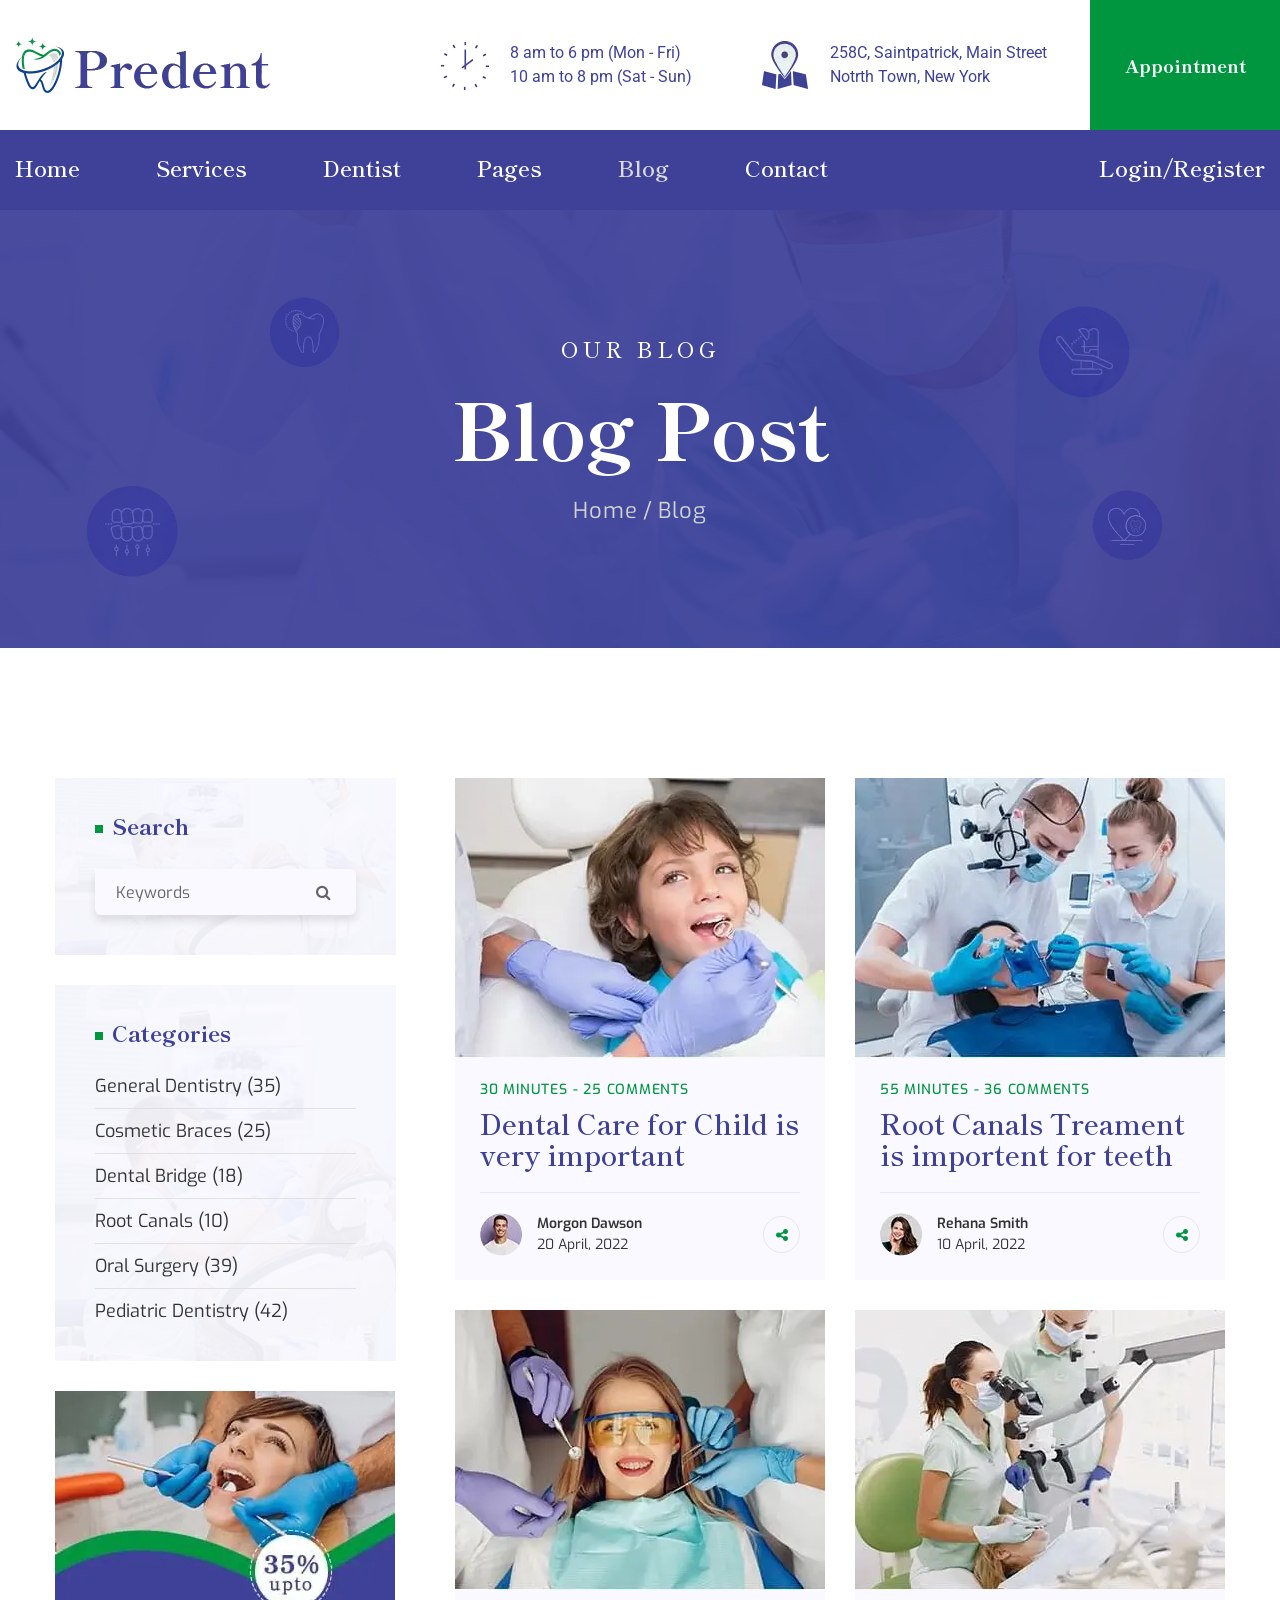
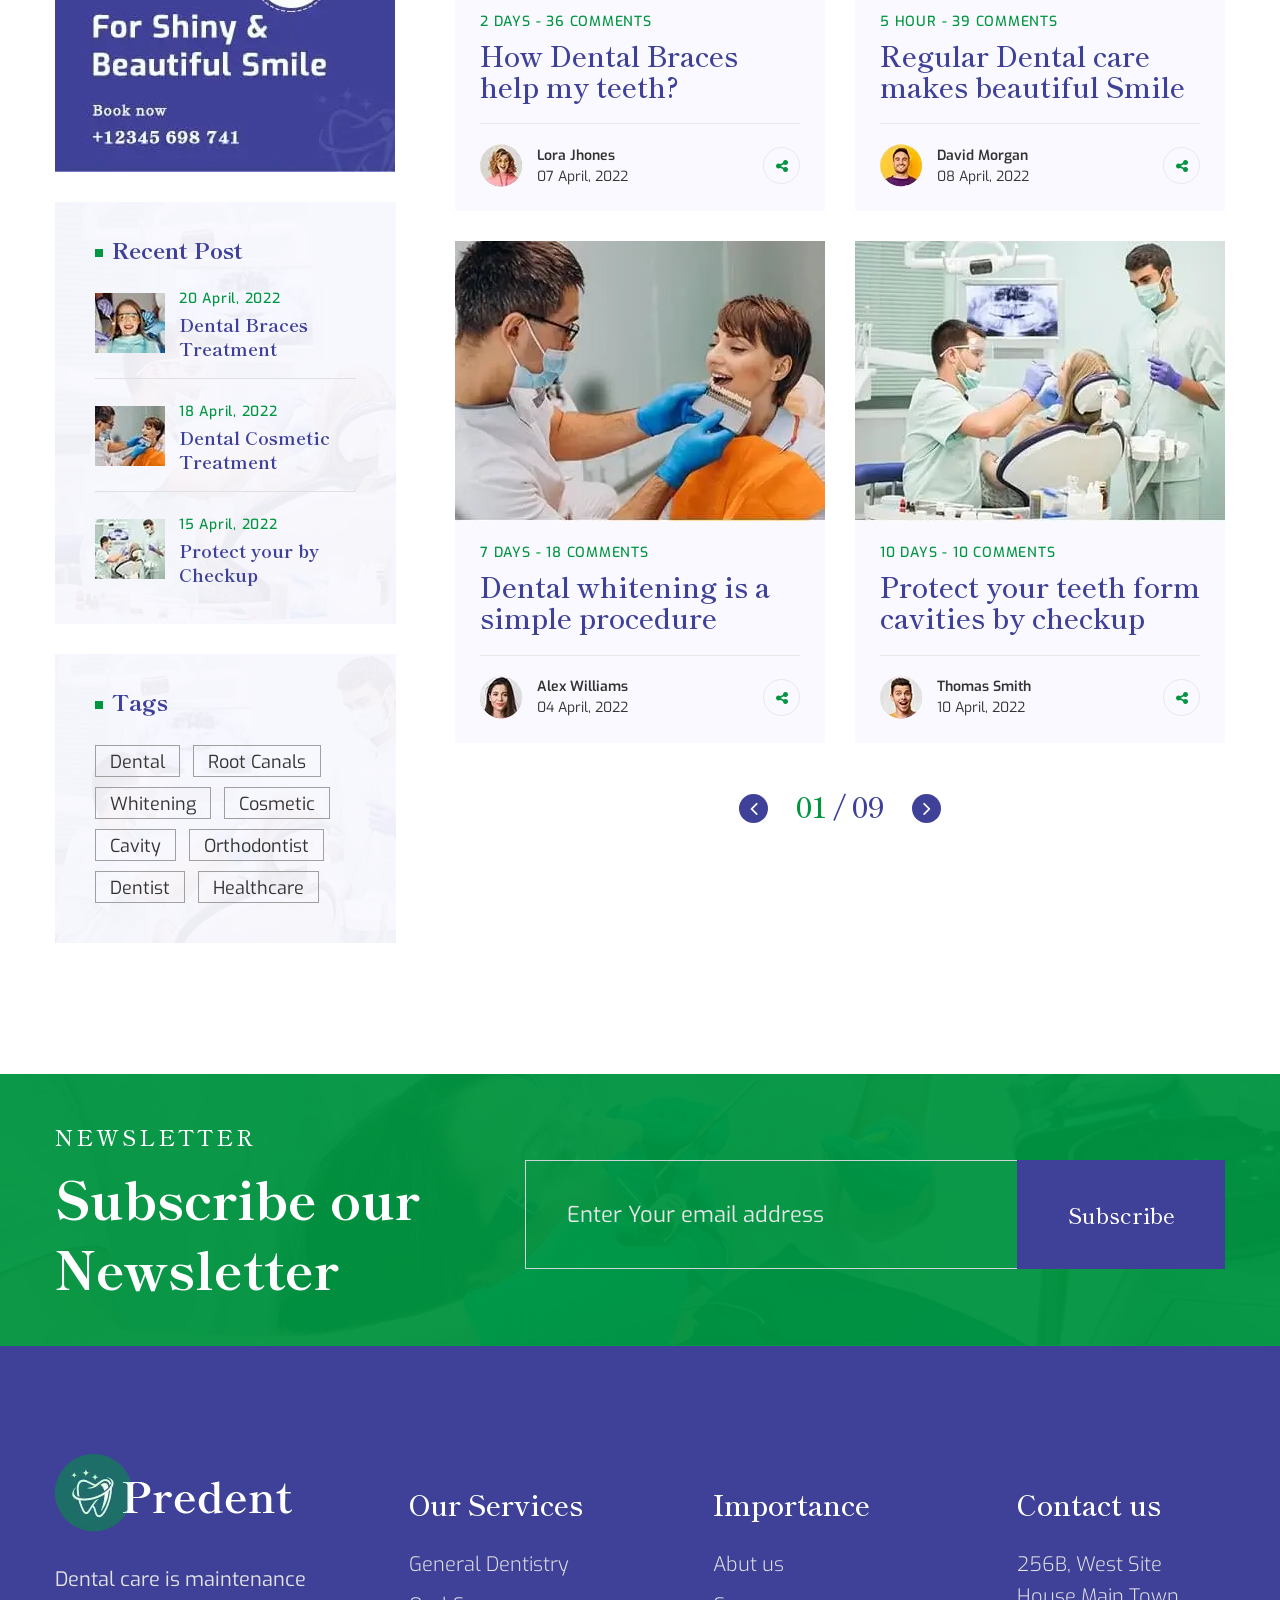
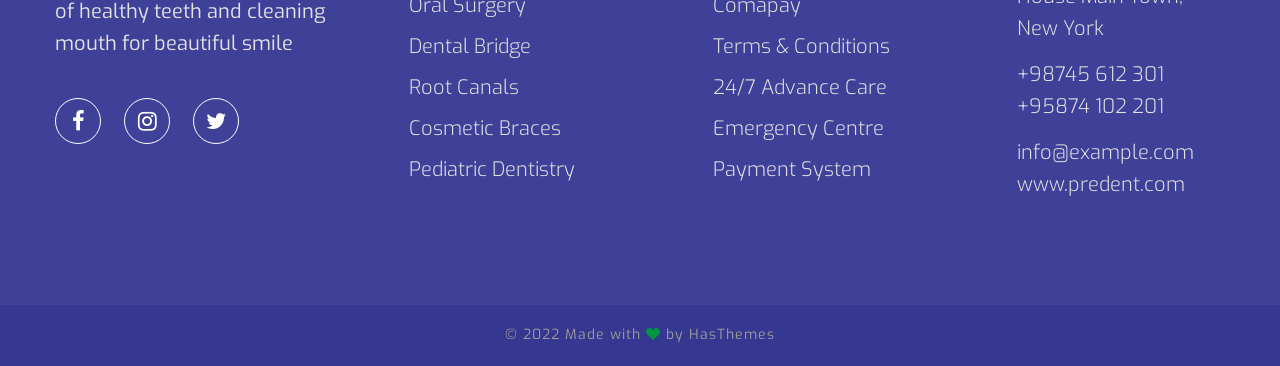
<file: blog-left-sidebar.html>
<!DOCTYPE html>
<html lang="en">

<head>
    <meta charset="utf-8">
    <meta http-equiv="X-UA-Compatible" content="IE=edge">
    <meta name="viewport" content="width=device-width, initial-scale=1.0" />

    <title>Blog :: Predent – Dental Care HTML Template</title>

    <!--== Favicon ==-->
    <link rel="shortcut icon" href="assets/img/favicon.ico" type="image/x-icon" />

    <!--== Google Fonts ==-->
    <link rel="preconnect" href="https://fonts.googleapis.com">
    <link rel="preconnect" href="https://fonts.gstatic.com" crossorigin>
    <link href="https://fonts.googleapis.com/css2?family=Exo:wght@300;400;500;600;700;800&family=Roboto:wght@300&family=Shippori+Mincho:wght@500;600;700;800&display=swap" rel="stylesheet">

    <!--== Bootstrap CSS ==-->
    <link href="assets/css/bootstrap.min.css" rel="stylesheet" />
    <!--== Font Awesome Icon CSS ==-->
    <link href="assets/css/font-awesome.min.css" rel="stylesheet" />
    <!--== Datetimepicker CSS ==-->
    <link href="assets/css/jquery.datetimepicker.css" rel="stylesheet" />
    <!--== Swiper CSS ==-->
    <link href="assets/css/swiper.min.css" rel="stylesheet" />
    <!--== Fancybox Min CSS ==-->
    <link href="assets/css/fancybox.min.css" rel="stylesheet" />
    <!--== Aos Min CSS ==-->
    <link href="assets/css/aos.min.css" rel="stylesheet" />

    <!--== Main Style CSS ==-->
    <link href="assets/css/style.css" rel="stylesheet" />

    <!--[if lt IE 9]>
    <script src="//oss.maxcdn.com/html5shiv/3.7.2/html5shiv.min.js"></script>
    <script src="//oss.maxcdn.com/respond/1.4.2/respond.min.js"></script>
    <![endif]-->
</head>

<body>

<!--wrapper start-->
<div class="wrapper">

  <!--== Start Preloader Content ==-->
  <div class="preloader-wrap">
    <div class="preloader">
      <span class="dot"></span>
      <div class="dots">
        <span></span>
        <span></span>
        <span></span>
      </div>
    </div>
  </div>
  <!--== End Preloader Content ==-->

  <!--== Start Header Wrapper ==-->
  <header class="header-wrapper">
    <div class="header-top-area">
      <div class="header-top-align">
        <div class="header-top-align-left">
          <div class="header-logo-area">
            <a href="index.html">
              <img class="logo-main" src="assets/img/logo.webp" width="255" height="56" alt="Logo" />
              <img class="logo-light" src="assets/img/logo-light.webp" width="237" height="78" alt="Logo" />
            </a>
          </div>
        </div>
        <div class="header-top-align-right">
          <div class="header-info-items">
            <div class="info-items">
              <div class="inner-content">
                <div class="icon">
                  <img src="assets/img/icons/time1.webp" alt="Image-HasTech">
                </div>
                <div class="content">
                  <p>8 am to 6 pm (Mon - Fri)<br>10 am to 8 pm (Sat - Sun)</p>
                </div>
              </div>
            </div>
            <div class="info-items">
              <div class="inner-content">
                <div class="icon">
                  <img src="assets/img/icons/map.webp" alt="Image-HasTech">
                </div>
                <div class="content">
                  <p>258C, Saintpatrick, Main Street <br>Notrth Town, New York</p>
                </div>
              </div>
            </div>
          </div>
          <div class="header-appointment-button">
            <a class="appointment-btn" href="contact.html">Appointment</a>
          </div>
        </div>
      </div>
    </div>
    <div class="header-area sticky-header header-default">
      <div class="container">
        <div class="row no-gutter align-items-center position-relative">
          <div class="col-12">
            <div class="header-align">
              <button class="btn-menu" type="button" data-bs-toggle="offcanvas" data-bs-target="#AsideOffcanvasMenu" aria-controls="AsideOffcanvasMenu">
                <i class="fa fa-align-left"></i>
              </button>
              <div class="header-align-left">
                <div class="mobile-header-logo">
                  <a href="index.html">
                    <img class="logo-light" src="assets/img/logo-light.webp" alt="Logo" />
                  </a>
                </div>
                <div class="header-navigation-area">
                  <ul class="main-menu nav">
                    <li><a href="index.html"><span>Home</span></a></li>
                    <li class="has-submenu"><a href="#/"><span>Services</span></a>
                      <ul class="submenu-nav">
                        <li><a href="services.html">Services</a></li>
                        <li><a href="service-details.html">Service Details</a></li>
                      </ul>
                    </li>
                    <li class="has-submenu"><a href="#/"><span>Dentist</span></a>
                      <ul class="submenu-nav">
                        <li><a href="team.html">Dentist</a></li>
                        <li><a href="team-details.html">Dentist Details</a></li>
                      </ul>
                    </li>
                    <li class="has-submenu"><a href="#/"><span>Pages</span></a>
                      <ul class="submenu-nav">
                        <li class="has-submenu"><a href="#">About Us</a>
                          <ul class="submenu-nav">
                            <li><a href="about-us.html">About Us One</a></li>
                          </ul>
                        </li>
                      </ul>
                    </li>
                    <li class="has-submenu"><a href="#/"><span>Blog</span></a>
                      <ul class="submenu-nav submenu-nav-mega">
                        <li class="mega-menu-item"><a href="#/" class="mega-title">Blog Layout</a>
                          <ul>
                            <li><a href="blog.html">Blog Grid</a></li>
                            <li><a href="blog-left-sidebar.html">Blog Left Sidebar</a></li>
                            <li><a href="blog-right-sidebar.html">Blog Right Sidebar</a></li>
                          </ul>
                        </li>
                        <li class="mega-menu-item"><a href="#/" class="mega-title">Blog Single Layout</a>
                          <ul>
                            <li><a href="blog-details.html">Blog Details</a></li>
                            <li><a href="blog-details-left-sidebar.html">Blog Details Left Sidebar</a></li>
                            <li><a href="blog-details-right-sidebar.html">Blog Details Right Sidebar</a></li>
                          </ul>
                        </li>
                      </ul>
                    </li>
                    <li><a href="contact.html"><span>Contact</span></a></li>
                  </ul>
                </div>
              </div>
              <div class="header-align-right">
                <div class="header-action-area">
                  <a class="btn-login-menu" href="account-login.html">Login</a>
                  <span>/</span>
                  <a class="btn-register-menu" href="account-register.html">Register</a>
                </div>
              </div>
            </div>
          </div>
        </div>
      </div>
    </div>
  </header>
  <!--== End Header Wrapper ==-->
  
  <main class="main-content">
    <!--== Start Page Header Area Wrapper ==-->
    <div class="page-header-area" data-bg-img="assets/img/photos/bg3.webp">
      <div class="container pt--0 pb--0">
        <div class="row">
          <div class="col-12 text-center">
            <div class="page-header-content">
              <h3 class="sub-title" data-aos="fade-down" data-aos-duration="800">OUR BLOG</h3>
              <h2 class="title" data-aos="fade-down" data-aos-duration="1000">Blog Post</h2>
              <nav class="breadcrumb-area" data-aos="fade-down" data-aos-duration="1200">
                <ul class="breadcrumb">
                  <li><a href="index.html">Home</a></li>
                  <li class="breadcrumb-sep"> / </li>
                  <li>Blog</li>
                </ul>
              </nav>
            </div>
          </div>
        </div>
      </div>
      <div class="page-header-layer-style">
        <div class="layer-style mousemove-layer" data-speed=".7"><img src="assets/img/icons/2.webp" alt="Image-HasTech"></div>
        <div class="layer-style2 mousemove-layer" data-speed=".2"><img src="assets/img/icons/3.webp" alt="Image-HasTech"></div>
        <div class="layer-style3 mousemove-layer" data-speed=".5"><img src="assets/img/icons/4.webp" alt="Image-HasTech"></div>
        <div class="layer-style4 mousemove-layer" data-speed=".3"><img src="assets/img/icons/5.webp" alt="Image-HasTech"></div>
      </div>
    </div>
    <!--== End Page Header Area Wrapper ==-->

    <!--== Start Blog Area Wrapper ==-->
    <section class="blog-area blog-inner-area">
      <div class="container">
        <div class="row">
          <div class="col-lg-8 order-0 order-lg-2">
            <div class="row">
              <div class="col-md-6 col-lg-6">
                <!--== Start Blog Item ==-->
                <div class="post-item" data-aos="fade-up">
                  <div class="inner-content">
                    <div class="thumb">
                      <a href="blog-details.html"><img src="assets/img/blog/1.webp" width="370" height="280" alt="Image-HasTech"></a>
                    </div>
                    <div class="content">
                      <ul class="meta">
                        <li class="post-time"><a href="blog.html">30 Minutes</a></li>
                        <li class="post-sep"> - </li>
                        <li class="post-comment"><a href="blog.html">25 Comments</a></li>
                      </ul>
                      <h4 class="title"><a href="blog-details.html">Dental Care for Child is very important</a></h4>
                      <div class="footer-content">
                        <div class="author-info">
                          <a href="blog-details.html">
                            <img src="assets/img/blog/author1.webp" alt="Image-HasTech">
                            <span class="name"><strong>Morgon Dawson</strong> <br>20 April, 2022</span>
                          </a>
                        </div>
                        <div class="social-icons-wrap">
                      <a class="share-btn" href="#/"><i class="fa fa-share-alt"></i></a>
                      <div class="social-icons">
                        <a href="#/"><i class="fa fa-facebook"></i></a>
                        <a href="#/"><i class="fa fa-twitter"></i></a>
                        <a href="#/"><i class="fa fa-instagram"></i></a>
                      </div>
                    </div>
                      </div>
                    </div>
                  </div>
                </div>
                <!--== End Blog Item ==-->
              </div>
              <div class="col-md-6 col-lg-6">
                <!--== Start Blog Item ==-->
                <div class="post-item" data-aos="fade-up">
                  <div class="inner-content">
                    <div class="thumb">
                      <a href="blog-details.html"><img src="assets/img/blog/3.webp" width="370" height="280" alt="Image-HasTech"></a>
                    </div>
                    <div class="content">
                      <ul class="meta">
                        <li class="post-time"><a href="blog.html">55 Minutes</a></li>
                        <li class="post-sep"> - </li>
                        <li class="post-comment"><a href="blog.html">36 Comments</a></li>
                      </ul>
                      <h4 class="title"><a href="blog-details.html">Root Canals Treament is importent for teeth</a></h4>
                      <div class="footer-content">
                        <div class="author-info">
                          <a href="blog-details.html">
                            <img src="assets/img/blog/author3.webp" alt="Image-HasTech">
                            <span class="name"><strong>Rehana Smith</strong> <br>10 April, 2022</span>
                          </a>
                        </div>
                        <div class="social-icons-wrap">
                      <a class="share-btn" href="#/"><i class="fa fa-share-alt"></i></a>
                      <div class="social-icons">
                        <a href="#/"><i class="fa fa-facebook"></i></a>
                        <a href="#/"><i class="fa fa-twitter"></i></a>
                        <a href="#/"><i class="fa fa-instagram"></i></a>
                      </div>
                    </div>
                      </div>
                    </div>
                  </div>
                </div>
                <!--== End Blog Item ==-->
              </div>
              <div class="col-md-6 col-lg-6">
                <!--== Start Blog Item ==-->
                <div class="post-item" data-aos="fade-up">
                  <div class="inner-content">
                    <div class="thumb">
                      <a href="blog-details.html"><img src="assets/img/blog/6.webp" width="370" height="280" alt="Image-HasTech"></a>
                    </div>
                    <div class="content">
                      <ul class="meta">
                        <li class="post-time"><a href="blog.html">2 DAYS</a></li>
                        <li class="post-sep"> - </li>
                        <li class="post-comment"><a href="blog.html">36 COMMENTS</a></li>
                      </ul>
                      <h4 class="title"><a href="blog-details.html">How Dental Braces help my teeth?</a></h4>
                      <div class="footer-content">
                        <div class="author-info">
                          <a href="blog-details.html">
                            <img src="assets/img/blog/author6.webp" alt="Image-HasTech">
                            <span class="name"><strong>Lora Jhones</strong> <br>07 April, 2022</span>
                          </a>
                        </div>
                        <div class="social-icons-wrap">
                      <a class="share-btn" href="#/"><i class="fa fa-share-alt"></i></a>
                      <div class="social-icons">
                        <a href="#/"><i class="fa fa-facebook"></i></a>
                        <a href="#/"><i class="fa fa-twitter"></i></a>
                        <a href="#/"><i class="fa fa-instagram"></i></a>
                      </div>
                    </div>
                      </div>
                    </div>
                  </div>
                </div>
                <!--== End Blog Item ==-->
              </div>
              <div class="col-md-6 col-lg-6">
                <!--== Start Blog Item ==-->
                <div class="post-item" data-aos="fade-up">
                  <div class="inner-content">
                    <div class="thumb">
                      <a href="blog-details.html"><img src="assets/img/blog/5.webp" width="370" height="280" alt="Image-HasTech"></a>
                    </div>
                    <div class="content">
                      <ul class="meta">
                        <li class="post-time"><a href="blog.html">5 HOUR</a></li>
                        <li class="post-sep"> - </li>
                        <li class="post-comment"><a href="blog.html">39 COMMENTS</a></li>
                      </ul>
                      <h4 class="title"><a href="blog-details.html">Regular Dental care makes beautiful Smile</a></h4>
                      <div class="footer-content">
                        <div class="author-info">
                          <a href="blog-details.html">
                            <img src="assets/img/blog/author5.webp" alt="Image-HasTech">
                            <span class="name"><strong>David Morgan</strong> <br>08 April, 2022</span>
                          </a>
                        </div>
                        <div class="social-icons-wrap">
                      <a class="share-btn" href="#/"><i class="fa fa-share-alt"></i></a>
                      <div class="social-icons">
                        <a href="#/"><i class="fa fa-facebook"></i></a>
                        <a href="#/"><i class="fa fa-twitter"></i></a>
                        <a href="#/"><i class="fa fa-instagram"></i></a>
                      </div>
                    </div>
                      </div>
                    </div>
                  </div>
                </div>
                <!--== End Blog Item ==-->
              </div>
              <div class="col-md-6 col-lg-6">
                <!--== Start Blog Item ==-->
                <div class="post-item" data-aos="fade-up">
                  <div class="inner-content">
                    <div class="thumb">
                      <a href="blog-details.html"><img src="assets/img/blog/8.webp" width="370" height="280" alt="Image-HasTech"></a>
                    </div>
                    <div class="content">
                      <ul class="meta">
                        <li class="post-time"><a href="blog.html">7 DAYS</a></li>
                        <li class="post-sep"> - </li>
                        <li class="post-comment"><a href="blog.html">18 COMMENTS</a></li>
                      </ul>
                      <h4 class="title"><a href="blog-details.html">Dental whitening is a simple procedure</a></h4>
                      <div class="footer-content">
                        <div class="author-info">
                          <a href="blog-details.html">
                            <img src="assets/img/blog/author8.webp" alt="Image-HasTech">
                            <span class="name"><strong>Alex Williams</strong> <br>04 April, 2022</span>
                          </a>
                        </div>
                        <div class="social-icons-wrap">
                      <a class="share-btn" href="#/"><i class="fa fa-share-alt"></i></a>
                      <div class="social-icons">
                        <a href="#/"><i class="fa fa-facebook"></i></a>
                        <a href="#/"><i class="fa fa-twitter"></i></a>
                        <a href="#/"><i class="fa fa-instagram"></i></a>
                      </div>
                    </div>
                      </div>
                    </div>
                  </div>
                </div>
                <!--== End Blog Item ==-->
              </div>
              <div class="col-md-6 col-lg-6">
                <!--== Start Blog Item ==-->
                <div class="post-item" data-aos="fade-up">
                  <div class="inner-content">
                    <div class="thumb">
                      <a href="blog-details.html"><img src="assets/img/blog/9.webp" width="370" height="280" alt="Image-HasTech"></a>
                    </div>
                    <div class="content">
                      <ul class="meta">
                        <li class="post-time"><a href="blog.html">10 DAYS</a></li>
                        <li class="post-sep"> - </li>
                        <li class="post-comment"><a href="blog.html">10 COMMENTS</a></li>
                      </ul>
                      <h4 class="title"><a href="blog-details.html">Protect your teeth form cavities by checkup</a></h4>
                      <div class="footer-content">
                        <div class="author-info">
                          <a href="blog-details.html">
                            <img src="assets/img/blog/author9.webp" alt="Image-HasTech">
                            <span class="name"><strong>Thomas Smith</strong> <br>10 April, 2022</span>
                          </a>
                        </div>
                        <div class="social-icons-wrap">
                      <a class="share-btn" href="#/"><i class="fa fa-share-alt"></i></a>
                      <div class="social-icons">
                        <a href="#/"><i class="fa fa-facebook"></i></a>
                        <a href="#/"><i class="fa fa-twitter"></i></a>
                        <a href="#/"><i class="fa fa-instagram"></i></a>
                      </div>
                    </div>
                      </div>
                    </div>
                  </div>
                </div>
                <!--== End Blog Item ==-->
              </div>
              <div class="col-12">
                <!--== Start Pagination Wrap ==-->
                <div class="pagination-content-wrap mb-md-40">
                  <nav class="pagination-nav">
                    <ul class="pagination justify-content-center ">
                      <li><a class="prev icon" href="#/"><i class="fa fa-angle-left"></i></a></li>
                      <li><a class="active disabled" href="#/">01</a></li>
                      <li class="pagination-sep"> / </li>
                      <li><a href="#/">09</a></li>
                      <li><a class="next icon" href="#/"><i class="fa fa-angle-right"></i></a></li>
                    </ul>
                  </nav>
                </div>
                <!--== End Pagination Wrap ==-->
              </div>
            </div>
          </div>
          <div class="col-lg-4 order-2 order-md-1">
            <!--== Start Sidebar Wrapper ==-->
            <div class="sidebar-wrapper sidebar-right-margin">
              <!--== Start Sidebar Item ==-->
              <div class="sidebar-item" data-bg-img="assets/img/photos/sidebar1.webp">
                <h4 class="sidebar-title">Search</h4>
                <div class="sidebar-body">
                  <div class="sidebar-search-form">
                    <form action="#">
                      <div class="form-group">
                        <input class="form-control" type="text" placeholder="Keywords">
                        <button type="submit" class="btn-src"><i class="fa fa-search"></i></button>
                      </div>
                    </form>
                  </div>
                </div>
              </div>
              <!--== End Sidebar Item ==-->

              <!--== Start Sidebar Item ==-->
              <div class="sidebar-item category-sidebar-item" data-bg-img="assets/img/photos/sidebar2.webp">
                <h4 class="sidebar-title">Categories</h4>
                <div class="sidebar-body">
                  <div class="sidebar-category-sub-menu">
                    <ul>
                      <li><a href="services.html">General Dentistry <span>(35)</span></a></li>
                      <li><a href="services.html">Cosmetic Braces <span>(25)</span></a></li>
                      <li><a href="services.html">Dental Bridge <span>(18)</span></a></li>
                      <li><a href="services.html">Root Canals <span>(10)</span></a></li>
                      <li><a href="services.html">Oral Surgery <span>(39)</span></a></li>
                      <li><a href="services.html">Pediatric Dentistry <span>(42)</span></a></li>
                    </ul>
                  </div>
                </div>
              </div>
              <!--== End Sidebar Item ==-->

              <!--== Start Sidebar Item ==-->
              <div class="sidebar-item offer-sidebar-item">
                <div class="sidebar-body">
                  <div class="sidebar-offer-thumb">
                    <a href="contact.html"><img src="assets/img/photos/offers.webp" width="340" height="381" alt="Image-HasTech"></a>
                  </div>
                </div>
              </div>
              <!--== End Sidebar Item ==-->

              <!--== Start Sidebar Item ==-->
              <div class="sidebar-item recent-post-sidebar-item" data-bg-img="assets/img/photos/sidebar3.webp">
                <h4 class="sidebar-title">Recent Post</h4>
                <div class="sidebar-body">
                  <!--== Start Blog Item ==-->
                  <div class="sidebar-post-item">
                    <div class="inner-content">
                      <div class="thumb">
                        <a href="blog-details.html"><img src="assets/img/blog/small1.webp" alt="Image-HasTech"></a>
                      </div>
                      <div class="content">
                        <ul class="meta">
                          <li><a class="date" href="blog.html">20 April, 2022</a></li>
                        </ul>
                        <h4 class="title"><a href="blog-details.html">Dental Braces Treatment</a></h4>
                      </div>
                    </div>
                  </div>
                  <!--== End Blog Item ==-->

                  <!--== Start Blog Item ==-->
                  <div class="sidebar-post-item">
                    <div class="inner-content">
                      <div class="thumb">
                        <a href="blog-details.html"><img src="assets/img/blog/small2.webp" alt="Image-HasTech"></a>
                      </div>
                      <div class="content">
                        <ul class="meta">
                          <li><a class="date" href="blog.html">18 April, 2022</a></li>
                        </ul>
                        <h4 class="title"><a href="blog-details.html">Dental Cosmetic Treatment</a></h4>
                      </div>
                    </div>
                  </div>
                  <!--== End Blog Item ==-->

                  <!--== Start Blog Item ==-->
                  <div class="sidebar-post-item">
                    <div class="inner-content">
                      <div class="thumb">
                        <a href="blog-details.html"><img src="assets/img/blog/small3.webp" alt="Image-HasTech"></a>
                      </div>
                      <div class="content">
                        <ul class="meta">
                          <li><a class="date" href="blog.html">15 April, 2022</a></li>
                        </ul>
                        <h4 class="title"><a href="blog-details.html">Protect your by Checkup</a></h4>
                      </div>
                    </div>
                  </div>
                  <!--== End Blog Item ==-->
                </div>
              </div>
              <!--== End Sidebar Item ==-->

              <!--== Start Sidebar Item ==-->
              <div class="sidebar-item sidebar-tag-item mb--0" data-bg-img="assets/img/photos/sidebar4.webp">
                <h4 class="sidebar-title">Tags</h4>
                <div class="sidebar-body">
                  <div class="sidebar-tag-items">
                    <a href="services.html">Dental</a>
                    <a href="services.html">Root Canals</a>
                    <a href="services.html">Whitening</a>
                    <a href="services.html">Cosmetic</a>
                    <a href="services.html">Cavity</a>
                    <a href="services.html">Orthodontist</a>
                    <a href="services.html">Dentist</a>
                    <a href="services.html">Healthcare</a>
                  </div>
                </div>
              </div>
              <!--== End Sidebar Item ==-->
            </div>
            <!--== End Sidebar Wrapper ==-->
          </div>
        </div>
      </div>
    </section>
    <!--== End Blog Area Wrapper ==-->

    <!--== Start News Letter Area Wrapper ==-->
    <div class="newsletter-area bg-overlay bg-overlay-theme-color bg-img z-index-1" data-bg-img="assets/img/photos/bg2.webp">
      <div class="container pt--0 pb--0">
        <div class="newsletter-content-wrap">
          <div class="row align-items-center">
            <div class="col-md-5">
              <div class="newsletter-content">
                <div class="section-title section-title-light mb--0">
                  <h5 class="sub-title">NEWSLETTER</h5>
                  <h2 class="title mb--0">Subscribe our Newsletter</h2>
                </div>
              </div>
            </div>
            <div class="col-md-7">
              <div class="newsletter-form">
                <form>
                  <input type="email" class="form-control" placeholder="Enter Your email address">
                  <button class="btn-submit" type="submit">Subscribe</button>
                </form>
              </div>
            </div>
          </div>
        </div>
      </div>
    </div>
    <!--== End News Letter Area Wrapper ==-->
  </main>

  <!--== Start Footer Area Wrapper ==-->
  <footer class="footer-area">
    <!--== Start Footer Main ==-->
    <div class="footer-main">
      <div class="container pt--0 pb--0">
        <div class="row no-gutter">
          <div class="col-sm-6 col-lg-3">
            <!--== Start widget Item ==-->
            <div class="widget-item">
              <div class="about-widget-wrap">
                <div class="widget-logo-area">
                  <a href="index.html">
                    <img class="logo-main" src="assets/img/logo-light.webp" width="237" height="78" alt="Logo" />
                  </a>
                </div>
                <p class="desc">Dental care is maintenance of healthy teeth and cleaning mouth for beautiful smile</p>
                <div class="social-icons">
                  <a href="#/"><i class="fa fa-facebook"></i></a>
                  <a href="#/"><i class="fa fa-instagram"></i></a>
                  <a href="#/"><i class="fa fa-twitter"></i></a>
                </div>
              </div>
            </div>
            <!--== End widget Item ==-->
          </div>
          <div class="col-sm-6 col-lg-3">
            <!--== Start widget Item ==-->
            <div class="widget-item widget-menu">
              <h4 class="widget-title">Our Services</h4>
              <div class="widget-menu-wrap">
                <ul class="nav-menu">
                  <li><a href="services.html">General Dentistry</a></li>
                  <li><a href="services.html">Oral Surgery</a></li>
                  <li><a href="services.html">Dental Bridge</a></li>
                  <li><a href="services.html">Root Canals</a></li>
                  <li><a href="services.html">Cosmetic Braces</a></li>
                  <li><a href="services.html">Pediatric Dentistry</a></li>
                </ul>
              </div>
            </div>
            <!--== End widget Item ==-->
          </div>
          <div class="col-sm-6 col-lg-3">
            <!--== Start widget Item ==-->
            <div class="widget-item widget-menu2">
              <h4 class="widget-title">Importance</h4>
              <div class="widget-menu-wrap">
                <ul class="nav-menu">
                  <li><a href="about-us.html">Abut us</a></li>
                  <li><a href="about-us.html">Comapay</a></li>
                  <li><a href="about-us.html">Terms & Conditions</a></li>
                  <li><a href="contact.html">24/7 Advance Care</a></li>
                  <li><a href="services.html">Emergency Centre</a></li>
                  <li><a href="contact.html">Payment System</a></li>
                </ul>
              </div>
            </div>
            <!--== End widget Item ==-->
          </div>
          <div class="col-sm-6 col-lg-3">
            <!--== Start widget Item ==-->
            <div class="widget-item widget-contact">
              <h4 class="widget-title">Contact us</h4>
              <div class="widget-contact-wrap">
                <ul>
                  <li>256B, West Site House Main Town, New York</li>
                  <li><a href="tel:+98745612301">+98745 612 301</a><br><a href="tel:+95874102201">+95874 102 201</a></li>
                  <li><a href="mailto:info@example.com">info@example.com</a><br><a href="mailto:www.predent.com">www.predent.com</a></li>
                </ul>
              </div>
            </div>
            <!--== End widget Item ==-->
          </div>
        </div>
      </div>
    </div>
    <!--== End Footer Main ==-->

    <!--== Start Footer Bottom ==-->
    <div class="footer-bottom">
      <div class="container pt--0 pb--0">
        <div class="row">
          <div class="col-12">
            <p class="copyright">© 2022 Made with <i class="fa fa-heart"></i> by <a target="_blank" href="https://www.hasthemes.com"> HasThemes</a></p>
          </div>
        </div>
      </div>
    </div>
    <!--== End Footer Bottom ==-->
  </footer>
  <!--== End Footer Area Wrapper ==-->

  <!--== Scroll Top Button ==-->
  <div id="scroll-to-top" class="scroll-to-top"><span class="fa fa-angle-up"></span></div>

  <!--== Start Aside Menu ==-->
  <aside class="off-canvas-wrapper offcanvas offcanvas-start" tabindex="-1" id="AsideOffcanvasMenu" aria-labelledby="offcanvasExampleLabel">
    <div class="offcanvas-header">
      <h1 class="d-none" id="offcanvasExampleLabel">Aside Menu</h1>
      <button class="btn-menu-close" data-bs-dismiss="offcanvas" aria-label="Close">menu <i class="fa fa-chevron-left"></i></button>
    </div>
    <div class="offcanvas-body">
      <!-- Mobile Menu Start -->
      <div class="mobile-menu-items">
        <ul class="nav-menu">
          <li><a href="index.html">Home</a></li>
          <li><a href="#">Services</a>
            <ul class="sub-menu">
              <li><a href="services.html">Services</a></li>
              <li><a href="service-details.html">Service Details</a></li>
            </ul>
          </li>
          <li><a href="#">Dentist</a>
            <ul class="sub-menu">
              <li><a href="team.html">Dentist</a></li>
              <li><a href="team-details.html">Dentist Details</a></li>
            </ul>
          </li>
          <li><a href="#">Pages</a>
            <ul class="sub-menu">
              <li><a href="#">About Us</a>
                <ul class="sub-menu">
                  <li><a href="about-us.html">About Us One</a></li>
                </ul>
              </li>
            </ul>
          </li>
          <li><a href="#">Blog</a>
            <ul class="sub-menu">
              <li><a href="#" class="mega-title">Blog Layout</a>
                <ul class="sub-menu">
                  <li><a href="blog.html">Blog Grid</a></li>
                  <li><a href="blog-left-sidebar.html">Blog Left Sidebar</a></li>
                  <li><a href="blog-right-sidebar.html">Blog Right Sidebar</a></li>
                </ul>
              </li>
              <li><a href="#" class="mega-title">Blog Single Layout</a>
                <ul class="sub-menu">
                  <li><a href="blog-details.html">Blog Details</a></li>
                  <li><a href="blog-details-left-sidebar.html">Blog Details Left Sidebar</a></li>
                  <li><a href="blog-details-right-sidebar.html">Blog Details Right Sidebar</a></li>
                </ul>
              </li>
            </ul>
          </li>
          <li><a href="contact.html">Contact</a></li>
        </ul>
      </div>
      <!-- Mobile Menu End -->
      <div class="mobile-menu-info">
        <div class="info-item">
          <div class="icon">
            <img src="assets/img/icons/time1.webp" alt="Image-HasTech">
          </div>
          <div class="content">
            <p>8 am to 6 pm (Mon - Fri)<br>10 am to 8 pm (Sat - Sun)</p>
          </div>
        </div>
        <div class="info-item">
          <div class="icon">
            <img src="assets/img/icons/map.webp" alt="Image-HasTech">
          </div>
          <div class="content">
            <p>258C, Saintpatrick, Main Street Notrth Town, New York</p>
          </div>
        </div>
      </div>
      <a class="mobile-menu-btn" href="contact.html">Appointment</a>
      <div class="mobile-menu-action">
        <a class="btn-login-menu" href="account-login.html">Login</a>
        <span>/</span>
        <a class="btn-register-menu" href="account-register.html">Register</a>
      </div>
    </div>
  </aside>
  <!--== End Aside Menu ==-->
</div>

<!--=======================Javascript============================-->

<!--=== jQuery Modernizr Min Js ===-->
<script src="assets/js/modernizr-3.5.0.js"></script>
<!--=== jQuery Min Js ===-->
<script src="assets/js/jquery-3.6.0-main.js"></script>
<!--=== jQuery Migration Min Js ===-->
<script src="assets/js/jquery-3.3.2-migrate.js"></script>
<!--=== jQuery Bootstrap Min Js ===-->
<script src="assets/js/bootstrap.bundle.min.js"></script>
<!--=== jQuery Swiper Min Js ===-->
<script src="assets/js/swiper.min.js"></script>
<!--=== jQuery Fancybox Min Js ===-->
<script src="assets/js/fancybox.min.js"></script>
<!--=== jQuery Waypoint Js ===-->
<script src="assets/js/waypoint-4.0.1.js"></script>
<!--=== jQuery Aos Min Js ===-->
<script src="assets/js/aos.min.js"></script>
<!--=== jQuery Counterup Min Js ===-->
<script src="assets/js/counterup.js"></script>
<!--=== jQuery Datetimepicker Min Js ===-->
<script src="assets/js/jquery.datetimepicker.min.js"></script>

<!--=== jQuery Custom Js ===-->
<script src="assets/js/custom.js"></script>

</body>

</html>
</file>
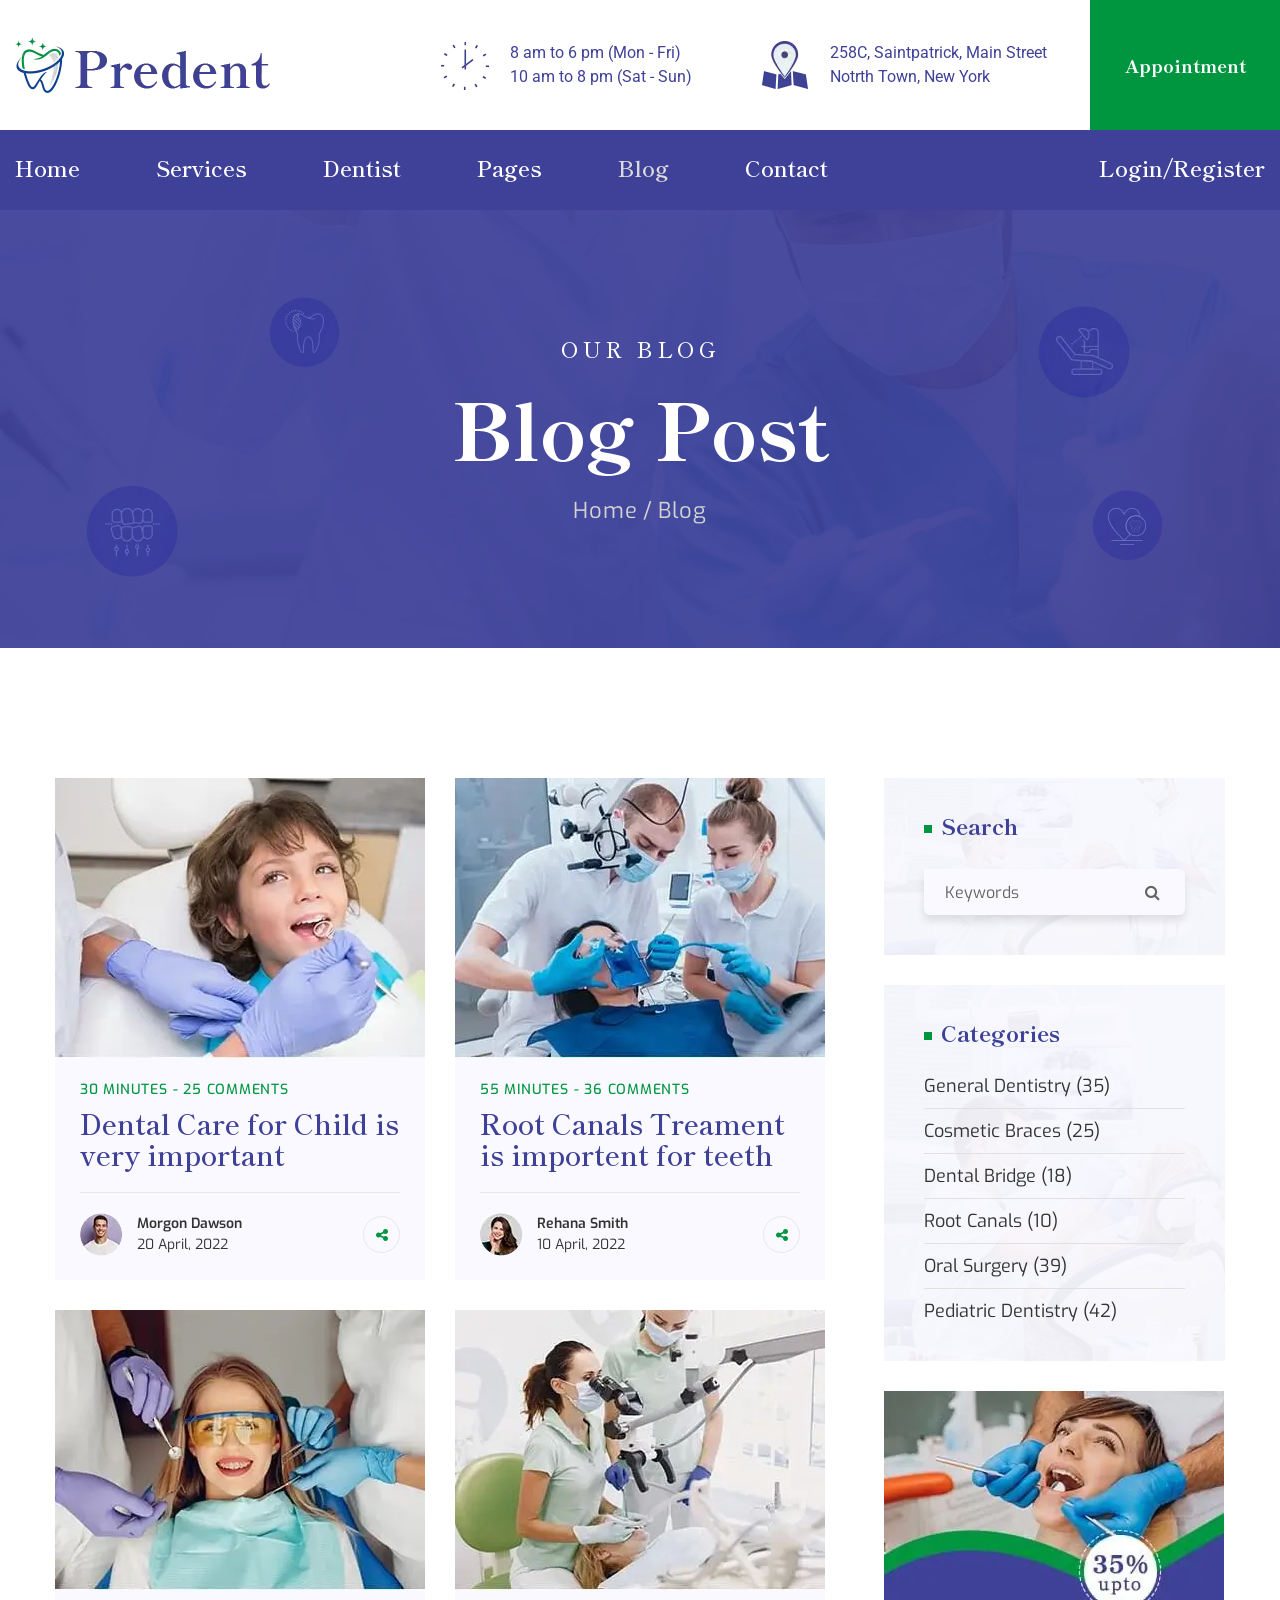
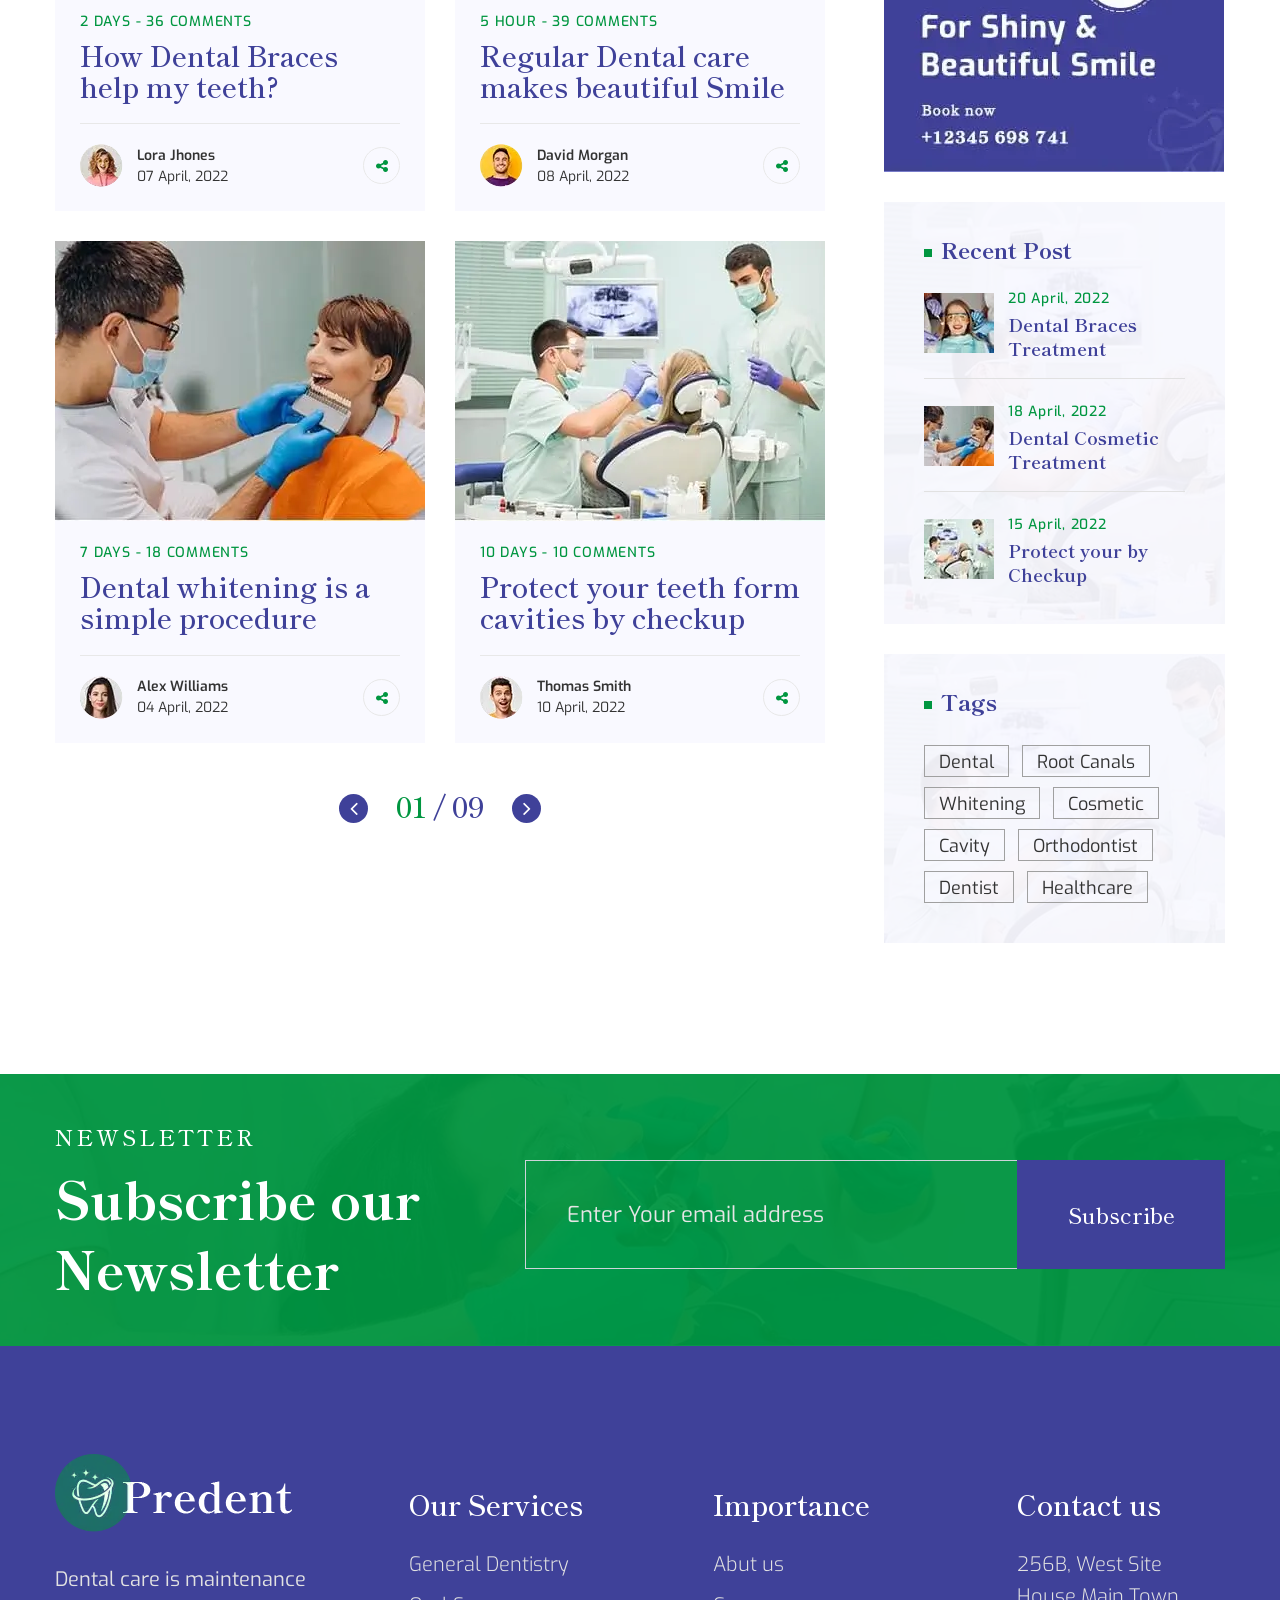
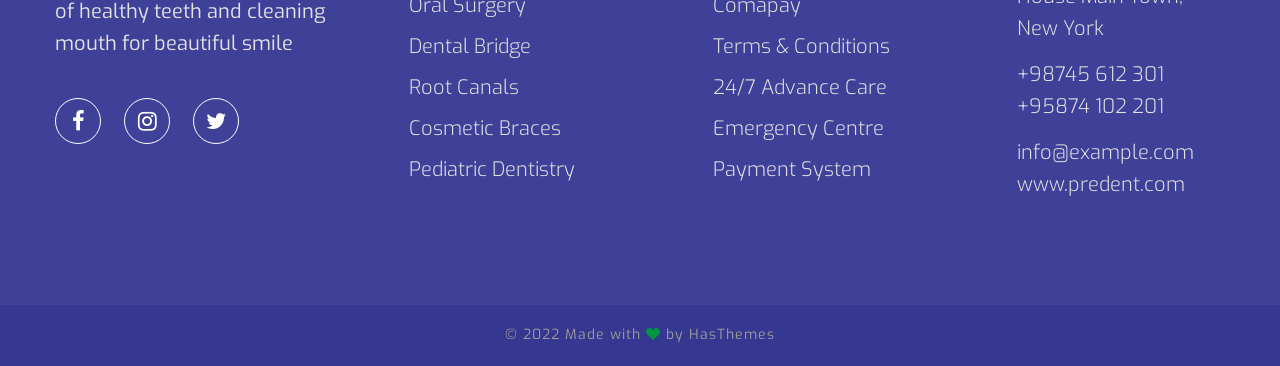
<file: blog-right-sidebar.html>
<!DOCTYPE html>
<html lang="en">

<head>
    <meta charset="utf-8">
    <meta http-equiv="X-UA-Compatible" content="IE=edge">
    <meta name="viewport" content="width=device-width, initial-scale=1.0" />

    <title>Blog :: Predent – Dental Care HTML Template</title>

    <!--== Favicon ==-->
    <link rel="shortcut icon" href="assets/img/favicon.ico" type="image/x-icon" />

    <!--== Google Fonts ==-->
    <link rel="preconnect" href="https://fonts.googleapis.com">
    <link rel="preconnect" href="https://fonts.gstatic.com" crossorigin>
    <link href="https://fonts.googleapis.com/css2?family=Exo:wght@300;400;500;600;700;800&family=Roboto:wght@300&family=Shippori+Mincho:wght@500;600;700;800&display=swap" rel="stylesheet">

    <!--== Bootstrap CSS ==-->
    <link href="assets/css/bootstrap.min.css" rel="stylesheet" />
    <!--== Font Awesome Icon CSS ==-->
    <link href="assets/css/font-awesome.min.css" rel="stylesheet" />
    <!--== Datetimepicker CSS ==-->
    <link href="assets/css/jquery.datetimepicker.css" rel="stylesheet" />
    <!--== Swiper CSS ==-->
    <link href="assets/css/swiper.min.css" rel="stylesheet" />
    <!--== Fancybox Min CSS ==-->
    <link href="assets/css/fancybox.min.css" rel="stylesheet" />
    <!--== Aos Min CSS ==-->
    <link href="assets/css/aos.min.css" rel="stylesheet" />

    <!--== Main Style CSS ==-->
    <link href="assets/css/style.css" rel="stylesheet" />

    <!--[if lt IE 9]>
    <script src="//oss.maxcdn.com/html5shiv/3.7.2/html5shiv.min.js"></script>
    <script src="//oss.maxcdn.com/respond/1.4.2/respond.min.js"></script>
    <![endif]-->
</head>

<body>

<!--wrapper start-->
<div class="wrapper">

  <!--== Start Preloader Content ==-->
  <div class="preloader-wrap">
    <div class="preloader">
      <span class="dot"></span>
      <div class="dots">
        <span></span>
        <span></span>
        <span></span>
      </div>
    </div>
  </div>
  <!--== End Preloader Content ==-->

  <!--== Start Header Wrapper ==-->
  <header class="header-wrapper">
    <div class="header-top-area">
      <div class="header-top-align">
        <div class="header-top-align-left">
          <div class="header-logo-area">
            <a href="index.html">
              <img class="logo-main" src="assets/img/logo.webp" width="255" height="56" alt="Logo" />
              <img class="logo-light" src="assets/img/logo-light.webp" width="237" height="78" alt="Logo" />
            </a>
          </div>
        </div>
        <div class="header-top-align-right">
          <div class="header-info-items">
            <div class="info-items">
              <div class="inner-content">
                <div class="icon">
                  <img src="assets/img/icons/time1.webp" alt="Image-HasTech">
                </div>
                <div class="content">
                  <p>8 am to 6 pm (Mon - Fri)<br>10 am to 8 pm (Sat - Sun)</p>
                </div>
              </div>
            </div>
            <div class="info-items">
              <div class="inner-content">
                <div class="icon">
                  <img src="assets/img/icons/map.webp" alt="Image-HasTech">
                </div>
                <div class="content">
                  <p>258C, Saintpatrick, Main Street <br>Notrth Town, New York</p>
                </div>
              </div>
            </div>
          </div>
          <div class="header-appointment-button">
            <a class="appointment-btn" href="contact.html">Appointment</a>
          </div>
        </div>
      </div>
    </div>
    <div class="header-area sticky-header header-default">
      <div class="container">
        <div class="row no-gutter align-items-center position-relative">
          <div class="col-12">
            <div class="header-align">
              <button class="btn-menu" type="button" data-bs-toggle="offcanvas" data-bs-target="#AsideOffcanvasMenu" aria-controls="AsideOffcanvasMenu">
                <i class="fa fa-align-left"></i>
              </button>
              <div class="header-align-left">
                <div class="mobile-header-logo">
                  <a href="index.html">
                    <img class="logo-light" src="assets/img/logo-light.webp" alt="Logo" />
                  </a>
                </div>
                <div class="header-navigation-area">
                  <ul class="main-menu nav">
                    <li><a href="index.html"><span>Home</span></a></li>
                    <li class="has-submenu"><a href="#/"><span>Services</span></a>
                      <ul class="submenu-nav">
                        <li><a href="services.html">Services</a></li>
                        <li><a href="service-details.html">Service Details</a></li>
                      </ul>
                    </li>
                    <li class="has-submenu"><a href="#/"><span>Dentist</span></a>
                      <ul class="submenu-nav">
                        <li><a href="team.html">Dentist</a></li>
                        <li><a href="team-details.html">Dentist Details</a></li>
                      </ul>
                    </li>
                    <li class="has-submenu"><a href="#/"><span>Pages</span></a>
                      <ul class="submenu-nav">
                        <li class="has-submenu"><a href="#">About Us</a>
                          <ul class="submenu-nav">
                            <li><a href="about-us.html">About Us One</a></li>
                          </ul>
                        </li>
                      </ul>
                    </li>
                    <li class="has-submenu"><a href="#/"><span>Blog</span></a>
                      <ul class="submenu-nav submenu-nav-mega">
                        <li class="mega-menu-item"><a href="#/" class="mega-title">Blog Layout</a>
                          <ul>
                            <li><a href="blog.html">Blog Grid</a></li>
                            <li><a href="blog-left-sidebar.html">Blog Left Sidebar</a></li>
                            <li><a href="blog-right-sidebar.html">Blog Right Sidebar</a></li>
                          </ul>
                        </li>
                        <li class="mega-menu-item"><a href="#/" class="mega-title">Blog Single Layout</a>
                          <ul>
                            <li><a href="blog-details.html">Blog Details</a></li>
                            <li><a href="blog-details-left-sidebar.html">Blog Details Left Sidebar</a></li>
                            <li><a href="blog-details-right-sidebar.html">Blog Details Right Sidebar</a></li>
                          </ul>
                        </li>
                      </ul>
                    </li>
                    <li><a href="contact.html"><span>Contact</span></a></li>
                  </ul>
                </div>
              </div>
              <div class="header-align-right">
                <div class="header-action-area">
                  <a class="btn-login-menu" href="account-login.html">Login</a>
                  <span>/</span>
                  <a class="btn-register-menu" href="account-register.html">Register</a>
                </div>
              </div>
            </div>
          </div>
        </div>
      </div>
    </div>
  </header>
  <!--== End Header Wrapper ==-->
  
  <main class="main-content">
    <!--== Start Page Header Area Wrapper ==-->
    <div class="page-header-area" data-bg-img="assets/img/photos/bg3.webp">
      <div class="container pt--0 pb--0">
        <div class="row">
          <div class="col-12 text-center">
            <div class="page-header-content">
              <h3 class="sub-title" data-aos="fade-down" data-aos-duration="800">OUR BLOG</h3>
              <h2 class="title" data-aos="fade-down" data-aos-duration="1000">Blog Post</h2>
              <nav class="breadcrumb-area" data-aos="fade-down" data-aos-duration="1200">
                <ul class="breadcrumb">
                  <li><a href="index.html">Home</a></li>
                  <li class="breadcrumb-sep"> / </li>
                  <li>Blog</li>
                </ul>
              </nav>
            </div>
          </div>
        </div>
      </div>
      <div class="page-header-layer-style">
        <div class="layer-style mousemove-layer" data-speed=".7"><img src="assets/img/icons/2.webp" alt="Image-HasTech"></div>
        <div class="layer-style2 mousemove-layer" data-speed=".2"><img src="assets/img/icons/3.webp" alt="Image-HasTech"></div>
        <div class="layer-style3 mousemove-layer" data-speed=".5"><img src="assets/img/icons/4.webp" alt="Image-HasTech"></div>
        <div class="layer-style4 mousemove-layer" data-speed=".3"><img src="assets/img/icons/5.webp" alt="Image-HasTech"></div>
      </div>
    </div>
    <!--== End Page Header Area Wrapper ==-->

    <!--== Start Blog Area Wrapper ==-->
    <section class="blog-area blog-inner-area">
      <div class="container">
        <div class="row">
          <div class="col-lg-8">
            <div class="row">
              <div class="col-md-6 col-lg-6">
                <!--== Start Blog Item ==-->
                <div class="post-item" data-aos="fade-up">
                  <div class="inner-content">
                    <div class="thumb">
                      <a href="blog-details.html"><img src="assets/img/blog/1.webp" width="370" height="280" alt="Image-HasTech"></a>
                    </div>
                    <div class="content">
                      <ul class="meta">
                        <li class="post-time"><a href="blog.html">30 Minutes</a></li>
                        <li class="post-sep"> - </li>
                        <li class="post-comment"><a href="blog.html">25 Comments</a></li>
                      </ul>
                      <h4 class="title"><a href="blog-details.html">Dental Care for Child is very important</a></h4>
                      <div class="footer-content">
                        <div class="author-info">
                          <a href="blog-details.html">
                            <img src="assets/img/blog/author1.webp" alt="Image-HasTech">
                            <span class="name"><strong>Morgon Dawson</strong> <br>20 April, 2022</span>
                          </a>
                        </div>
                        <div class="social-icons-wrap">
                      <a class="share-btn" href="#/"><i class="fa fa-share-alt"></i></a>
                      <div class="social-icons">
                        <a href="#/"><i class="fa fa-facebook"></i></a>
                        <a href="#/"><i class="fa fa-twitter"></i></a>
                        <a href="#/"><i class="fa fa-instagram"></i></a>
                      </div>
                    </div>
                      </div>
                    </div>
                  </div>
                </div>
                <!--== End Blog Item ==-->
              </div>
              <div class="col-md-6 col-lg-6">
                <!--== Start Blog Item ==-->
                <div class="post-item" data-aos="fade-up">
                  <div class="inner-content">
                    <div class="thumb">
                      <a href="blog-details.html"><img src="assets/img/blog/3.webp" width="370" height="280" alt="Image-HasTech"></a>
                    </div>
                    <div class="content">
                      <ul class="meta">
                        <li class="post-time"><a href="blog.html">55 Minutes</a></li>
                        <li class="post-sep"> - </li>
                        <li class="post-comment"><a href="blog.html">36 Comments</a></li>
                      </ul>
                      <h4 class="title"><a href="blog-details.html">Root Canals Treament is importent for teeth</a></h4>
                      <div class="footer-content">
                        <div class="author-info">
                          <a href="blog-details.html">
                            <img src="assets/img/blog/author3.webp" alt="Image-HasTech">
                            <span class="name"><strong>Rehana Smith</strong> <br>10 April, 2022</span>
                          </a>
                        </div>
                        <div class="social-icons-wrap">
                      <a class="share-btn" href="#/"><i class="fa fa-share-alt"></i></a>
                      <div class="social-icons">
                        <a href="#/"><i class="fa fa-facebook"></i></a>
                        <a href="#/"><i class="fa fa-twitter"></i></a>
                        <a href="#/"><i class="fa fa-instagram"></i></a>
                      </div>
                    </div>
                      </div>
                    </div>
                  </div>
                </div>
                <!--== End Blog Item ==-->
              </div>
              <div class="col-md-6 col-lg-6">
                <!--== Start Blog Item ==-->
                <div class="post-item" data-aos="fade-up">
                  <div class="inner-content">
                    <div class="thumb">
                      <a href="blog-details.html"><img src="assets/img/blog/6.webp" width="370" height="280" alt="Image-HasTech"></a>
                    </div>
                    <div class="content">
                      <ul class="meta">
                        <li class="post-time"><a href="blog.html">2 DAYS</a></li>
                        <li class="post-sep"> - </li>
                        <li class="post-comment"><a href="blog.html">36 COMMENTS</a></li>
                      </ul>
                      <h4 class="title"><a href="blog-details.html">How Dental Braces help my teeth?</a></h4>
                      <div class="footer-content">
                        <div class="author-info">
                          <a href="blog-details.html">
                            <img src="assets/img/blog/author6.webp" alt="Image-HasTech">
                            <span class="name"><strong>Lora Jhones</strong> <br>07 April, 2022</span>
                          </a>
                        </div>
                        <div class="social-icons-wrap">
                      <a class="share-btn" href="#/"><i class="fa fa-share-alt"></i></a>
                      <div class="social-icons">
                        <a href="#/"><i class="fa fa-facebook"></i></a>
                        <a href="#/"><i class="fa fa-twitter"></i></a>
                        <a href="#/"><i class="fa fa-instagram"></i></a>
                      </div>
                    </div>
                      </div>
                    </div>
                  </div>
                </div>
                <!--== End Blog Item ==-->
              </div>
              <div class="col-md-6 col-lg-6">
                <!--== Start Blog Item ==-->
                <div class="post-item" data-aos="fade-up">
                  <div class="inner-content">
                    <div class="thumb">
                      <a href="blog-details.html"><img src="assets/img/blog/5.webp" width="370" height="280" alt="Image-HasTech"></a>
                    </div>
                    <div class="content">
                      <ul class="meta">
                        <li class="post-time"><a href="blog.html">5 HOUR</a></li>
                        <li class="post-sep"> - </li>
                        <li class="post-comment"><a href="blog.html">39 COMMENTS</a></li>
                      </ul>
                      <h4 class="title"><a href="blog-details.html">Regular Dental care makes beautiful Smile</a></h4>
                      <div class="footer-content">
                        <div class="author-info">
                          <a href="blog-details.html">
                            <img src="assets/img/blog/author5.webp" alt="Image-HasTech">
                            <span class="name"><strong>David Morgan</strong> <br>08 April, 2022</span>
                          </a>
                        </div>
                        <div class="social-icons-wrap">
                      <a class="share-btn" href="#/"><i class="fa fa-share-alt"></i></a>
                      <div class="social-icons">
                        <a href="#/"><i class="fa fa-facebook"></i></a>
                        <a href="#/"><i class="fa fa-twitter"></i></a>
                        <a href="#/"><i class="fa fa-instagram"></i></a>
                      </div>
                    </div>
                      </div>
                    </div>
                  </div>
                </div>
                <!--== End Blog Item ==-->
              </div>
              <div class="col-md-6 col-lg-6">
                <!--== Start Blog Item ==-->
                <div class="post-item" data-aos="fade-up">
                  <div class="inner-content">
                    <div class="thumb">
                      <a href="blog-details.html"><img src="assets/img/blog/8.webp" width="370" height="280" alt="Image-HasTech"></a>
                    </div>
                    <div class="content">
                      <ul class="meta">
                        <li class="post-time"><a href="blog.html">7 DAYS</a></li>
                        <li class="post-sep"> - </li>
                        <li class="post-comment"><a href="blog.html">18 COMMENTS</a></li>
                      </ul>
                      <h4 class="title"><a href="blog-details.html">Dental whitening is a simple procedure</a></h4>
                      <div class="footer-content">
                        <div class="author-info">
                          <a href="blog-details.html">
                            <img src="assets/img/blog/author8.webp" alt="Image-HasTech">
                            <span class="name"><strong>Alex Williams</strong> <br>04 April, 2022</span>
                          </a>
                        </div>
                        <div class="social-icons-wrap">
                      <a class="share-btn" href="#/"><i class="fa fa-share-alt"></i></a>
                      <div class="social-icons">
                        <a href="#/"><i class="fa fa-facebook"></i></a>
                        <a href="#/"><i class="fa fa-twitter"></i></a>
                        <a href="#/"><i class="fa fa-instagram"></i></a>
                      </div>
                    </div>
                      </div>
                    </div>
                  </div>
                </div>
                <!--== End Blog Item ==-->
              </div>
              <div class="col-md-6 col-lg-6">
                <!--== Start Blog Item ==-->
                <div class="post-item" data-aos="fade-up">
                  <div class="inner-content">
                    <div class="thumb">
                      <a href="blog-details.html"><img src="assets/img/blog/9.webp" width="370" height="280" alt="Image-HasTech"></a>
                    </div>
                    <div class="content">
                      <ul class="meta">
                        <li class="post-time"><a href="blog.html">10 DAYS</a></li>
                        <li class="post-sep"> - </li>
                        <li class="post-comment"><a href="blog.html">10 COMMENTS</a></li>
                      </ul>
                      <h4 class="title"><a href="blog-details.html">Protect your teeth form cavities by checkup</a></h4>
                      <div class="footer-content">
                        <div class="author-info">
                          <a href="blog-details.html">
                            <img src="assets/img/blog/author9.webp" alt="Image-HasTech">
                            <span class="name"><strong>Thomas Smith</strong> <br>10 April, 2022</span>
                          </a>
                        </div>
                        <div class="social-icons-wrap">
                      <a class="share-btn" href="#/"><i class="fa fa-share-alt"></i></a>
                      <div class="social-icons">
                        <a href="#/"><i class="fa fa-facebook"></i></a>
                        <a href="#/"><i class="fa fa-twitter"></i></a>
                        <a href="#/"><i class="fa fa-instagram"></i></a>
                      </div>
                    </div>
                      </div>
                    </div>
                  </div>
                </div>
                <!--== End Blog Item ==-->
              </div>
              <div class="col-12">
                <!--== Start Pagination Wrap ==-->
                <div class="pagination-content-wrap mb-md-40">
                  <nav class="pagination-nav">
                    <ul class="pagination justify-content-center">
                      <li><a class="prev icon" href="#/"><i class="fa fa-angle-left"></i></a></li>
                      <li><a class="active disabled" href="#/">01</a></li>
                      <li class="pagination-sep"> / </li>
                      <li><a href="#/">09</a></li>
                      <li><a class="next icon" href="#/"><i class="fa fa-angle-right"></i></a></li>
                    </ul>
                  </nav>
                </div>
                <!--== End Pagination Wrap ==-->
              </div>
            </div>
          </div>
          <div class="col-lg-4">
            <!--== Start Sidebar Wrapper ==-->
            <div class="sidebar-wrapper sidebar-left-margin">
              <!--== Start Sidebar Item ==-->
              <div class="sidebar-item" data-bg-img="assets/img/photos/sidebar1.webp">
                <h4 class="sidebar-title">Search</h4>
                <div class="sidebar-body">
                  <div class="sidebar-search-form">
                    <form action="#">
                      <div class="form-group">
                        <input class="form-control" type="text" placeholder="Keywords">
                        <button type="submit" class="btn-src"><i class="fa fa-search"></i></button>
                      </div>
                    </form>
                  </div>
                </div>
              </div>
              <!--== End Sidebar Item ==-->

              <!--== Start Sidebar Item ==-->
              <div class="sidebar-item category-sidebar-item" data-bg-img="assets/img/photos/sidebar2.webp">
                <h4 class="sidebar-title">Categories</h4>
                <div class="sidebar-body">
                  <div class="sidebar-category-sub-menu">
                    <ul>
                      <li><a href="services.html">General Dentistry <span>(35)</span></a></li>
                      <li><a href="services.html">Cosmetic Braces <span>(25)</span></a></li>
                      <li><a href="services.html">Dental Bridge <span>(18)</span></a></li>
                      <li><a href="services.html">Root Canals <span>(10)</span></a></li>
                      <li><a href="services.html">Oral Surgery <span>(39)</span></a></li>
                      <li><a href="services.html">Pediatric Dentistry <span>(42)</span></a></li>
                    </ul>
                  </div>
                </div>
              </div>
              <!--== End Sidebar Item ==-->

              <!--== Start Sidebar Item ==-->
              <div class="sidebar-item offer-sidebar-item">
                <div class="sidebar-body">
                  <div class="sidebar-offer-thumb">
                    <a href="contact.html"><img src="assets/img/photos/offers.webp" width="340" height="381" alt="Image-HasTech"></a>
                  </div>
                </div>
              </div>
              <!--== End Sidebar Item ==-->

              <!--== Start Sidebar Item ==-->
              <div class="sidebar-item recent-post-sidebar-item" data-bg-img="assets/img/photos/sidebar3.webp">
                <h4 class="sidebar-title">Recent Post</h4>
                <div class="sidebar-body">
                  <!--== Start Blog Item ==-->
                  <div class="sidebar-post-item">
                    <div class="inner-content">
                      <div class="thumb">
                        <a href="blog-details.html"><img src="assets/img/blog/small1.webp" alt="Image-HasTech"></a>
                      </div>
                      <div class="content">
                        <ul class="meta">
                          <li><a class="date" href="blog.html">20 April, 2022</a></li>
                        </ul>
                        <h4 class="title"><a href="blog-details.html">Dental Braces Treatment</a></h4>
                      </div>
                    </div>
                  </div>
                  <!--== End Blog Item ==-->

                  <!--== Start Blog Item ==-->
                  <div class="sidebar-post-item">
                    <div class="inner-content">
                      <div class="thumb">
                        <a href="blog-details.html"><img src="assets/img/blog/small2.webp" alt="Image-HasTech"></a>
                      </div>
                      <div class="content">
                        <ul class="meta">
                          <li><a class="date" href="blog.html">18 April, 2022</a></li>
                        </ul>
                        <h4 class="title"><a href="blog-details.html">Dental Cosmetic Treatment</a></h4>
                      </div>
                    </div>
                  </div>
                  <!--== End Blog Item ==-->

                  <!--== Start Blog Item ==-->
                  <div class="sidebar-post-item">
                    <div class="inner-content">
                      <div class="thumb">
                        <a href="blog-details.html"><img src="assets/img/blog/small3.webp" alt="Image-HasTech"></a>
                      </div>
                      <div class="content">
                        <ul class="meta">
                          <li><a class="date" href="blog.html">15 April, 2022</a></li>
                        </ul>
                        <h4 class="title"><a href="blog-details.html">Protect your by Checkup</a></h4>
                      </div>
                    </div>
                  </div>
                  <!--== End Blog Item ==-->
                </div>
              </div>
              <!--== End Sidebar Item ==-->

              <!--== Start Sidebar Item ==-->
              <div class="sidebar-item sidebar-tag-item mb--0" data-bg-img="assets/img/photos/sidebar4.webp">
                <h4 class="sidebar-title">Tags</h4>
                <div class="sidebar-body">
                  <div class="sidebar-tag-items">
                    <a href="services.html">Dental</a>
                    <a href="services.html">Root Canals</a>
                    <a href="services.html">Whitening</a>
                    <a href="services.html">Cosmetic</a>
                    <a href="services.html">Cavity</a>
                    <a href="services.html">Orthodontist</a>
                    <a href="services.html">Dentist</a>
                    <a href="services.html">Healthcare</a>
                  </div>
                </div>
              </div>
              <!--== End Sidebar Item ==-->
            </div>
            <!--== End Sidebar Wrapper ==-->
          </div>
        </div>
      </div>
    </section>
    <!--== End Blog Area Wrapper ==-->

    <!--== Start News Letter Area Wrapper ==-->
    <div class="newsletter-area bg-overlay bg-overlay-theme-color bg-img z-index-1" data-bg-img="assets/img/photos/bg2.webp">
      <div class="container pt--0 pb--0">
        <div class="newsletter-content-wrap">
          <div class="row align-items-center">
            <div class="col-md-5">
              <div class="newsletter-content">
                <div class="section-title section-title-light mb--0">
                  <h5 class="sub-title">NEWSLETTER</h5>
                  <h2 class="title mb--0">Subscribe our Newsletter</h2>
                </div>
              </div>
            </div>
            <div class="col-md-7">
              <div class="newsletter-form">
                <form>
                  <input type="email" class="form-control" placeholder="Enter Your email address">
                  <button class="btn-submit" type="submit">Subscribe</button>
                </form>
              </div>
            </div>
          </div>
        </div>
      </div>
    </div>
    <!--== End News Letter Area Wrapper ==-->
  </main>

  <!--== Start Footer Area Wrapper ==-->
  <footer class="footer-area">
    <!--== Start Footer Main ==-->
    <div class="footer-main">
      <div class="container pt--0 pb--0">
        <div class="row no-gutter">
          <div class="col-sm-6 col-lg-3">
            <!--== Start widget Item ==-->
            <div class="widget-item">
              <div class="about-widget-wrap">
                <div class="widget-logo-area">
                  <a href="index.html">
                    <img class="logo-main" src="assets/img/logo-light.webp" width="237" height="78" alt="Logo" />
                  </a>
                </div>
                <p class="desc">Dental care is maintenance of healthy teeth and cleaning mouth for beautiful smile</p>
                <div class="social-icons">
                  <a href="#/"><i class="fa fa-facebook"></i></a>
                  <a href="#/"><i class="fa fa-instagram"></i></a>
                  <a href="#/"><i class="fa fa-twitter"></i></a>
                </div>
              </div>
            </div>
            <!--== End widget Item ==-->
          </div>
          <div class="col-sm-6 col-lg-3">
            <!--== Start widget Item ==-->
            <div class="widget-item widget-menu">
              <h4 class="widget-title">Our Services</h4>
              <div class="widget-menu-wrap">
                <ul class="nav-menu">
                  <li><a href="services.html">General Dentistry</a></li>
                  <li><a href="services.html">Oral Surgery</a></li>
                  <li><a href="services.html">Dental Bridge</a></li>
                  <li><a href="services.html">Root Canals</a></li>
                  <li><a href="services.html">Cosmetic Braces</a></li>
                  <li><a href="services.html">Pediatric Dentistry</a></li>
                </ul>
              </div>
            </div>
            <!--== End widget Item ==-->
          </div>
          <div class="col-sm-6 col-lg-3">
            <!--== Start widget Item ==-->
            <div class="widget-item widget-menu2">
              <h4 class="widget-title">Importance</h4>
              <div class="widget-menu-wrap">
                <ul class="nav-menu">
                  <li><a href="about-us.html">Abut us</a></li>
                  <li><a href="about-us.html">Comapay</a></li>
                  <li><a href="about-us.html">Terms & Conditions</a></li>
                  <li><a href="contact.html">24/7 Advance Care</a></li>
                  <li><a href="services.html">Emergency Centre</a></li>
                  <li><a href="contact.html">Payment System</a></li>
                </ul>
              </div>
            </div>
            <!--== End widget Item ==-->
          </div>
          <div class="col-sm-6 col-lg-3">
            <!--== Start widget Item ==-->
            <div class="widget-item widget-contact">
              <h4 class="widget-title">Contact us</h4>
              <div class="widget-contact-wrap">
                <ul>
                  <li>256B, West Site House Main Town, New York</li>
                  <li><a href="tel:+98745612301">+98745 612 301</a><br><a href="tel:+95874102201">+95874 102 201</a></li>
                  <li><a href="mailto:info@example.com">info@example.com</a><br><a href="mailto:www.predent.com">www.predent.com</a></li>
                </ul>
              </div>
            </div>
            <!--== End widget Item ==-->
          </div>
        </div>
      </div>
    </div>
    <!--== End Footer Main ==-->

    <!--== Start Footer Bottom ==-->
    <div class="footer-bottom">
      <div class="container pt--0 pb--0">
        <div class="row">
          <div class="col-12">
            <p class="copyright">© 2022 Made with <i class="fa fa-heart"></i> by <a target="_blank" href="https://www.hasthemes.com"> HasThemes</a></p>
          </div>
        </div>
      </div>
    </div>
    <!--== End Footer Bottom ==-->
  </footer>
  <!--== End Footer Area Wrapper ==-->

  <!--== Scroll Top Button ==-->
  <div id="scroll-to-top" class="scroll-to-top"><span class="fa fa-angle-up"></span></div>

  <!--== Start Aside Menu ==-->
  <aside class="off-canvas-wrapper offcanvas offcanvas-start" tabindex="-1" id="AsideOffcanvasMenu" aria-labelledby="offcanvasExampleLabel">
    <div class="offcanvas-header">
      <h1 class="d-none" id="offcanvasExampleLabel">Aside Menu</h1>
      <button class="btn-menu-close" data-bs-dismiss="offcanvas" aria-label="Close">menu <i class="fa fa-chevron-left"></i></button>
    </div>
    <div class="offcanvas-body">
      <!-- Mobile Menu Start -->
      <div class="mobile-menu-items">
        <ul class="nav-menu">
          <li><a href="index.html">Home</a></li>
          <li><a href="#">Services</a>
            <ul class="sub-menu">
              <li><a href="services.html">Services</a></li>
              <li><a href="service-details.html">Service Details</a></li>
            </ul>
          </li>
          <li><a href="#">Dentist</a>
            <ul class="sub-menu">
              <li><a href="team.html">Dentist</a></li>
              <li><a href="team-details.html">Dentist Details</a></li>
            </ul>
          </li>
          <li><a href="#">Pages</a>
            <ul class="sub-menu">
              <li><a href="#">About Us</a>
                <ul class="sub-menu">
                  <li><a href="about-us.html">About Us One</a></li>
                </ul>
              </li>
            </ul>
          </li>
          <li><a href="#">Blog</a>
            <ul class="sub-menu">
              <li><a href="#" class="mega-title">Blog Layout</a>
                <ul class="sub-menu">
                  <li><a href="blog.html">Blog Grid</a></li>
                  <li><a href="blog-left-sidebar.html">Blog Left Sidebar</a></li>
                  <li><a href="blog-right-sidebar.html">Blog Right Sidebar</a></li>
                </ul>
              </li>
              <li><a href="#" class="mega-title">Blog Single Layout</a>
                <ul class="sub-menu">
                  <li><a href="blog-details.html">Blog Details</a></li>
                  <li><a href="blog-details-left-sidebar.html">Blog Details Left Sidebar</a></li>
                  <li><a href="blog-details-right-sidebar.html">Blog Details Right Sidebar</a></li>
                </ul>
              </li>
            </ul>
          </li>
          <li><a href="contact.html">Contact</a></li>
        </ul>
      </div>
      <!-- Mobile Menu End -->
      <div class="mobile-menu-info">
        <div class="info-item">
          <div class="icon">
            <img src="assets/img/icons/time1.webp" alt="Image-HasTech">
          </div>
          <div class="content">
            <p>8 am to 6 pm (Mon - Fri)<br>10 am to 8 pm (Sat - Sun)</p>
          </div>
        </div>
        <div class="info-item">
          <div class="icon">
            <img src="assets/img/icons/map.webp" alt="Image-HasTech">
          </div>
          <div class="content">
            <p>258C, Saintpatrick, Main Street Notrth Town, New York</p>
          </div>
        </div>
      </div>
      <a class="mobile-menu-btn" href="contact.html">Appointment</a>
      <div class="mobile-menu-action">
        <a class="btn-login-menu" href="account-login.html">Login</a>
        <span>/</span>
        <a class="btn-register-menu" href="account-register.html">Register</a>
      </div>
    </div>
  </aside>
  <!--== End Aside Menu ==-->
</div>

<!--=======================Javascript============================-->

<!--=== jQuery Modernizr Min Js ===-->
<script src="assets/js/modernizr-3.5.0.js"></script>
<!--=== jQuery Min Js ===-->
<script src="assets/js/jquery-3.6.0-main.js"></script>
<!--=== jQuery Migration Min Js ===-->
<script src="assets/js/jquery-3.3.2-migrate.js"></script>
<!--=== jQuery Bootstrap Min Js ===-->
<script src="assets/js/bootstrap.bundle.min.js"></script>
<!--=== jQuery Swiper Min Js ===-->
<script src="assets/js/swiper.min.js"></script>
<!--=== jQuery Fancybox Min Js ===-->
<script src="assets/js/fancybox.min.js"></script>
<!--=== jQuery Waypoint Js ===-->
<script src="assets/js/waypoint-4.0.1.js"></script>
<!--=== jQuery Aos Min Js ===-->
<script src="assets/js/aos.min.js"></script>
<!--=== jQuery Counterup Min Js ===-->
<script src="assets/js/counterup.js"></script>
<!--=== jQuery Datetimepicker Min Js ===-->
<script src="assets/js/jquery.datetimepicker.min.js"></script>

<!--=== jQuery Custom Js ===-->
<script src="assets/js/custom.js"></script>

</body>

</html>
</file>
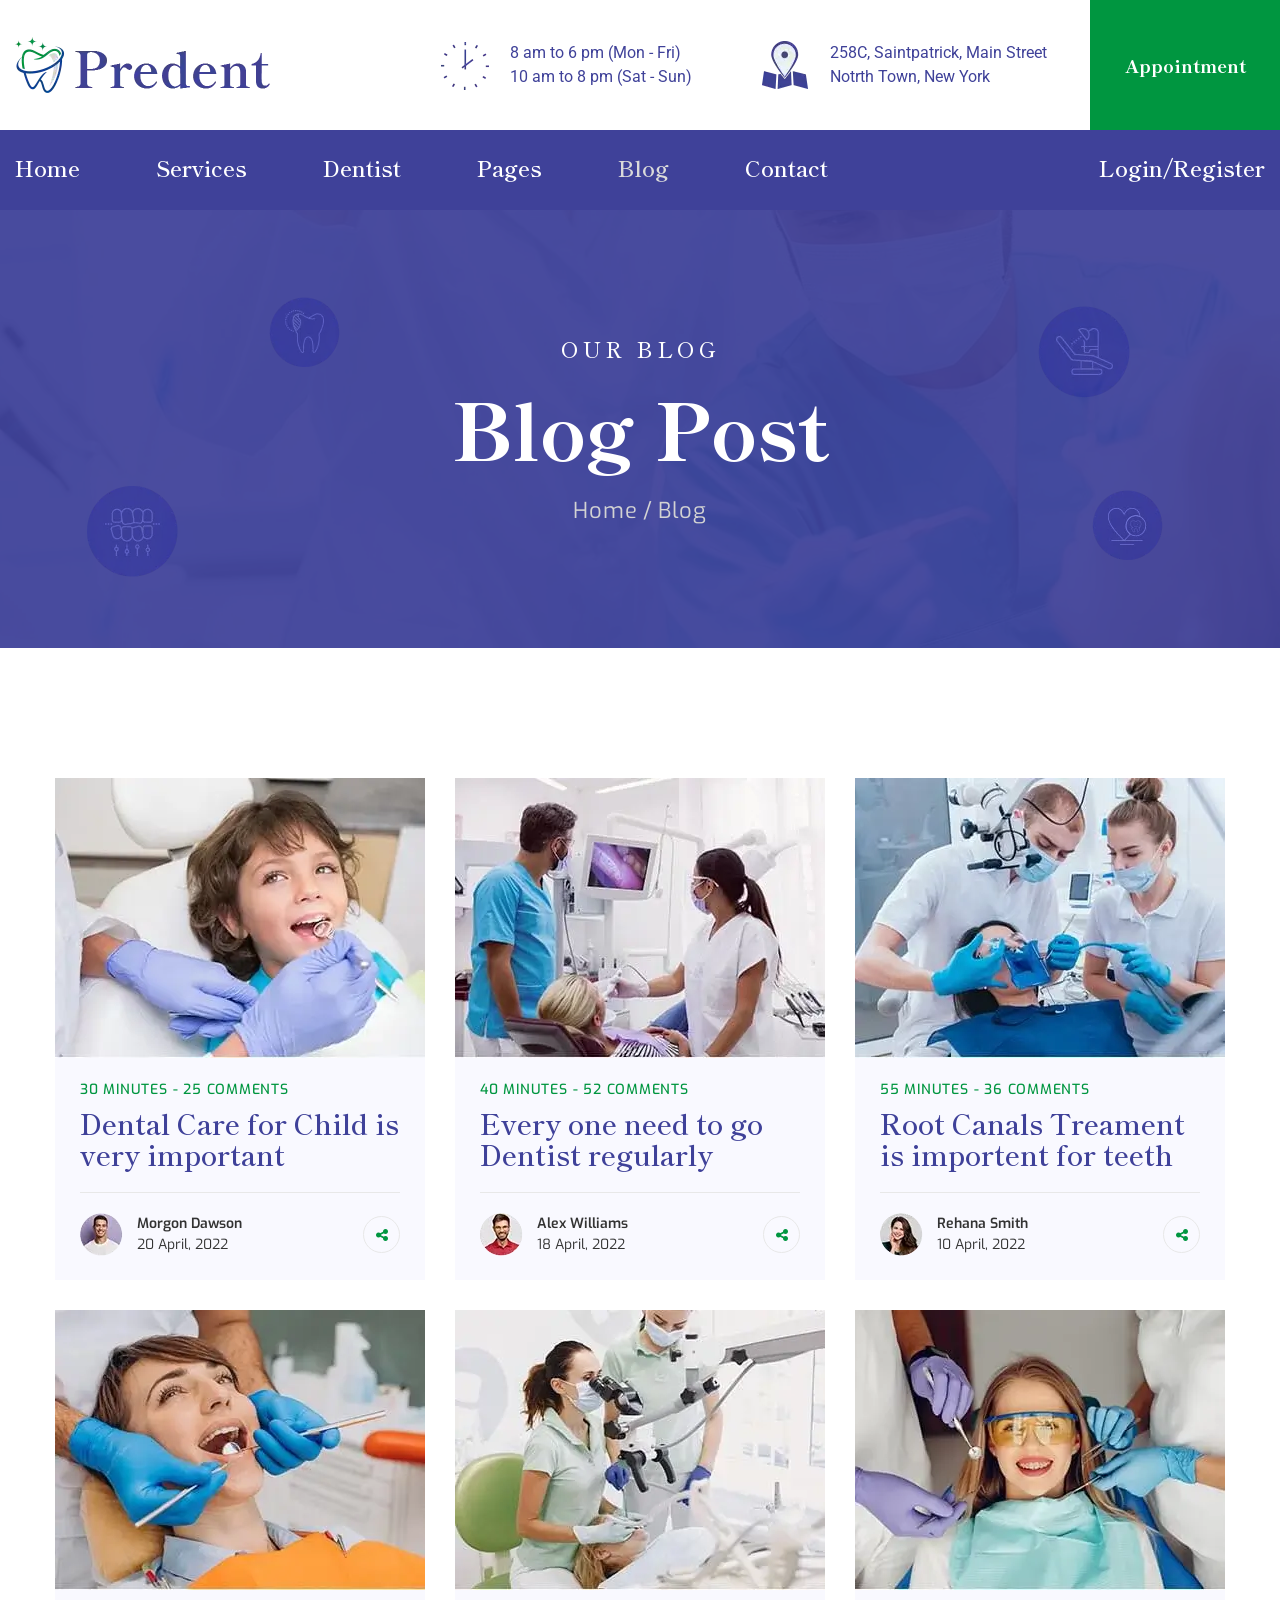
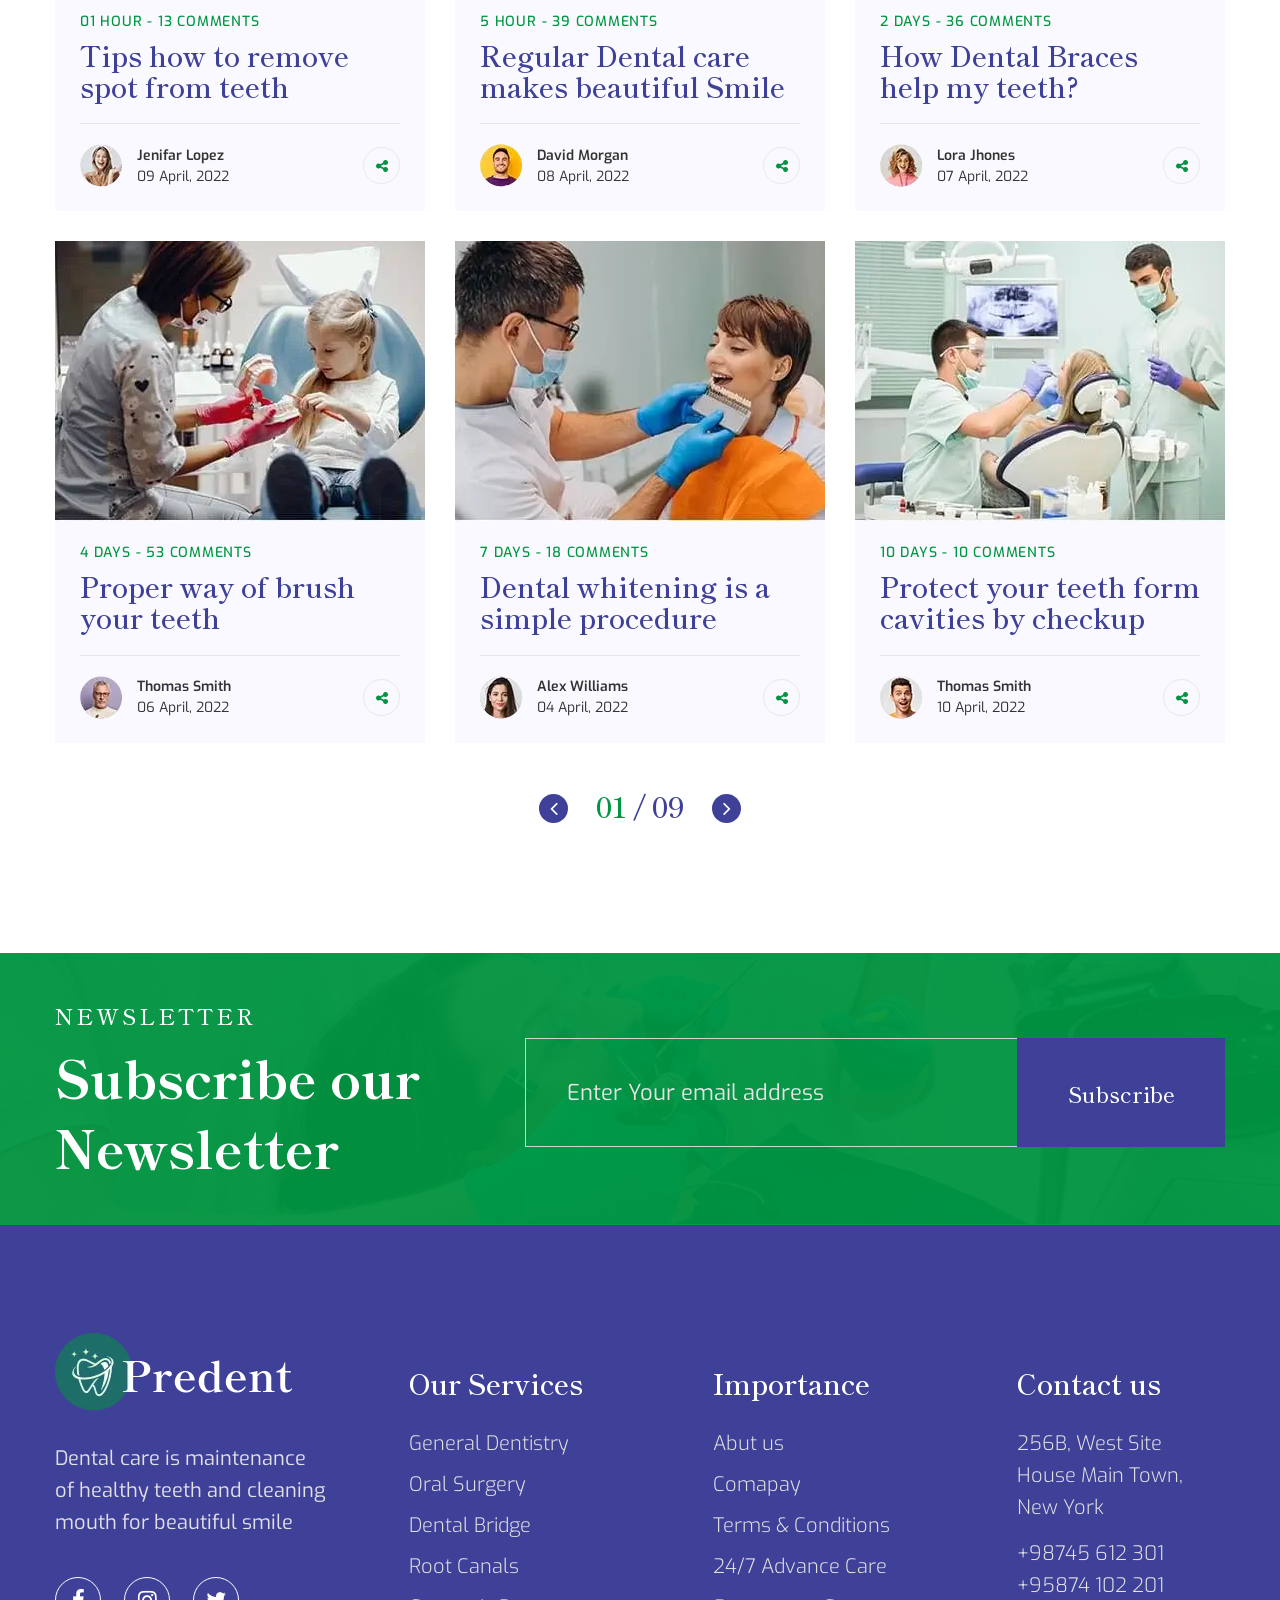
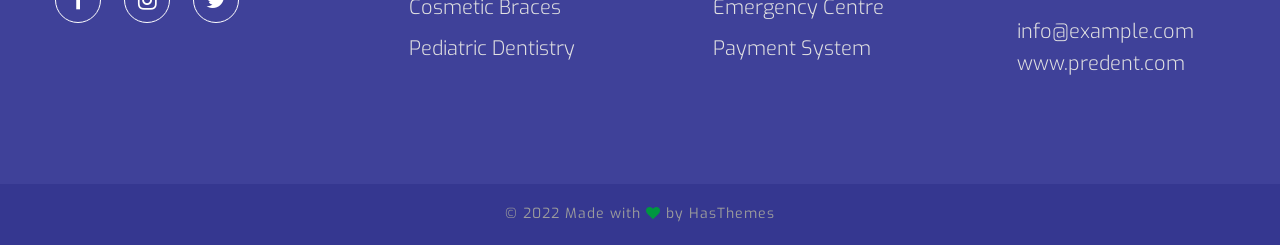
<file: blog.html>
<!DOCTYPE html>
<html lang="en">

<head>
    <meta charset="utf-8">
    <meta http-equiv="X-UA-Compatible" content="IE=edge">
    <meta name="viewport" content="width=device-width, initial-scale=1.0" />

    <title>Blog :: Predent – Dental Care HTML Template</title>

    <!--== Favicon ==-->
    <link rel="shortcut icon" href="assets/img/favicon.ico" type="image/x-icon" />

    <!--== Google Fonts ==-->
    <link rel="preconnect" href="https://fonts.googleapis.com">
    <link rel="preconnect" href="https://fonts.gstatic.com" crossorigin>
    <link href="https://fonts.googleapis.com/css2?family=Exo:wght@300;400;500;600;700;800&family=Roboto:wght@300&family=Shippori+Mincho:wght@500;600;700;800&display=swap" rel="stylesheet">

    <!--== Bootstrap CSS ==-->
    <link href="assets/css/bootstrap.min.css" rel="stylesheet" />
    <!--== Font Awesome Icon CSS ==-->
    <link href="assets/css/font-awesome.min.css" rel="stylesheet" />
    <!--== Datetimepicker CSS ==-->
    <link href="assets/css/jquery.datetimepicker.css" rel="stylesheet" />
    <!--== Swiper CSS ==-->
    <link href="assets/css/swiper.min.css" rel="stylesheet" />
    <!--== Fancybox Min CSS ==-->
    <link href="assets/css/fancybox.min.css" rel="stylesheet" />
    <!--== Aos Min CSS ==-->
    <link href="assets/css/aos.min.css" rel="stylesheet" />

    <!--== Main Style CSS ==-->
    <link href="assets/css/style.css" rel="stylesheet" />

    <!--[if lt IE 9]>
    <script src="//oss.maxcdn.com/html5shiv/3.7.2/html5shiv.min.js"></script>
    <script src="//oss.maxcdn.com/respond/1.4.2/respond.min.js"></script>
    <![endif]-->
</head>

<body>

<!--wrapper start-->
<div class="wrapper">

  <!--== Start Preloader Content ==-->
  <div class="preloader-wrap">
    <div class="preloader">
      <span class="dot"></span>
      <div class="dots">
        <span></span>
        <span></span>
        <span></span>
      </div>
    </div>
  </div>
  <!--== End Preloader Content ==-->

  <!--== Start Header Wrapper ==-->
  <header class="header-wrapper">
    <div class="header-top-area">
      <div class="header-top-align">
        <div class="header-top-align-left">
          <div class="header-logo-area">
            <a href="index.html">
              <img class="logo-main" src="assets/img/logo.webp" width="255" height="56" alt="Logo" />
              <img class="logo-light" src="assets/img/logo-light.webp" width="237" height="78" alt="Logo" />
            </a>
          </div>
        </div>
        <div class="header-top-align-right">
          <div class="header-info-items">
            <div class="info-items">
              <div class="inner-content">
                <div class="icon">
                  <img src="assets/img/icons/time1.webp" alt="Image-HasTech">
                </div>
                <div class="content">
                  <p>8 am to 6 pm (Mon - Fri)<br>10 am to 8 pm (Sat - Sun)</p>
                </div>
              </div>
            </div>
            <div class="info-items">
              <div class="inner-content">
                <div class="icon">
                  <img src="assets/img/icons/map.webp" alt="Image-HasTech">
                </div>
                <div class="content">
                  <p>258C, Saintpatrick, Main Street <br>Notrth Town, New York</p>
                </div>
              </div>
            </div>
          </div>
          <div class="header-appointment-button">
            <a class="appointment-btn" href="contact.html">Appointment</a>
          </div>
        </div>
      </div>
    </div>
    <div class="header-area sticky-header header-default">
      <div class="container">
        <div class="row no-gutter align-items-center position-relative">
          <div class="col-12">
            <div class="header-align">
              <button class="btn-menu" type="button" data-bs-toggle="offcanvas" data-bs-target="#AsideOffcanvasMenu" aria-controls="AsideOffcanvasMenu">
                <i class="fa fa-align-left"></i>
              </button>
              <div class="header-align-left">
                <div class="mobile-header-logo">
                  <a href="index.html">
                    <img class="logo-light" src="assets/img/logo-light.webp" alt="Logo" />
                  </a>
                </div>
                <div class="header-navigation-area">
                  <ul class="main-menu nav">
                    <li><a href="index.html"><span>Home</span></a></li>
                    <li class="has-submenu"><a href="#/"><span>Services</span></a>
                      <ul class="submenu-nav">
                        <li><a href="services.html">Services</a></li>
                        <li><a href="service-details.html">Service Details</a></li>
                      </ul>
                    </li>
                    <li class="has-submenu"><a href="#/"><span>Dentist</span></a>
                      <ul class="submenu-nav">
                        <li><a href="team.html">Dentist</a></li>
                        <li><a href="team-details.html">Dentist Details</a></li>
                      </ul>
                    </li>
                    <li class="has-submenu"><a href="#/"><span>Pages</span></a>
                      <ul class="submenu-nav">
                        <li class="has-submenu"><a href="#">About Us</a>
                          <ul class="submenu-nav">
                            <li><a href="about-us.html">About Us One</a></li>
                          </ul>
                        </li>
                      </ul>
                    </li>
                    <li class="has-submenu"><a href="#/"><span>Blog</span></a>
                      <ul class="submenu-nav submenu-nav-mega">
                        <li class="mega-menu-item"><a href="#/" class="mega-title">Blog Layout</a>
                          <ul>
                            <li><a href="blog.html">Blog Grid</a></li>
                            <li><a href="blog-left-sidebar.html">Blog Left Sidebar</a></li>
                            <li><a href="blog-right-sidebar.html">Blog Right Sidebar</a></li>
                          </ul>
                        </li>
                        <li class="mega-menu-item"><a href="#/" class="mega-title">Blog Single Layout</a>
                          <ul>
                            <li><a href="blog-details.html">Blog Details</a></li>
                            <li><a href="blog-details-left-sidebar.html">Blog Details Left Sidebar</a></li>
                            <li><a href="blog-details-right-sidebar.html">Blog Details Right Sidebar</a></li>
                          </ul>
                        </li>
                      </ul>
                    </li>
                    <li><a href="contact.html"><span>Contact</span></a></li>
                  </ul>
                </div>
              </div>
              <div class="header-align-right">
                <div class="header-action-area">
                  <a class="btn-login-menu" href="account-login.html">Login</a>
                  <span>/</span>
                  <a class="btn-register-menu" href="account-register.html">Register</a>
                </div>
              </div>
            </div>
          </div>
        </div>
      </div>
    </div>
  </header>
  <!--== End Header Wrapper ==-->
  
  <main class="main-content">
    <!--== Start Page Header Area Wrapper ==-->
    <div class="page-header-area" data-bg-img="assets/img/photos/bg3.webp">
      <div class="container pt--0 pb--0">
        <div class="row">
          <div class="col-12 text-center">
            <div class="page-header-content">
              <h3 class="sub-title" data-aos="fade-down" data-aos-duration="800">OUR BLOG</h3>
              <h2 class="title" data-aos="fade-down" data-aos-duration="1000">Blog Post</h2>
              <nav class="breadcrumb-area" data-aos="fade-down" data-aos-duration="1200">
                <ul class="breadcrumb">
                  <li><a href="index.html">Home</a></li>
                  <li class="breadcrumb-sep"> / </li>
                  <li>Blog</li>
                </ul>
              </nav>
            </div>
          </div>
        </div>
      </div>
      <div class="page-header-layer-style">
        <div class="layer-style mousemove-layer" data-speed=".7"><img src="assets/img/icons/2.webp" alt="Image-HasTech"></div>
        <div class="layer-style2 mousemove-layer" data-speed=".2"><img src="assets/img/icons/3.webp" alt="Image-HasTech"></div>
        <div class="layer-style3 mousemove-layer" data-speed=".5"><img src="assets/img/icons/4.webp" alt="Image-HasTech"></div>
        <div class="layer-style4 mousemove-layer" data-speed=".3"><img src="assets/img/icons/5.webp" alt="Image-HasTech"></div>
      </div>
    </div>
    <!--== End Page Header Area Wrapper ==-->

    <!--== Start Blog Area Wrapper ==-->
    <section class="blog-area blog-inner-area">
      <div class="container">
        <div class="row">
          <div class="col-md-6 col-lg-4">
            <!--== Start Blog Item ==-->
            <div class="post-item" data-aos="fade-up">
              <div class="inner-content">
                <div class="thumb">
                  <a href="blog-details.html"><img src="assets/img/blog/1.webp" width="370" height="280" alt="Image-HasTech"></a>
                </div>
                <div class="content">
                  <ul class="meta">
                    <li class="post-time"><a href="blog.html">30 Minutes</a></li>
                    <li class="post-sep"> - </li>
                    <li class="post-comment"><a href="blog.html">25 Comments</a></li>
                  </ul>
                  <h4 class="title"><a href="blog-details.html">Dental Care for Child is very important</a></h4>
                  <div class="footer-content">
                    <div class="author-info">
                      <a href="blog-details.html">
                        <img src="assets/img/blog/author1.webp" alt="Image-HasTech">
                        <span class="name"><strong>Morgon Dawson</strong> <br>20 April, 2022</span>
                      </a>
                    </div>
                    <div class="social-icons-wrap">
                      <a class="share-btn" href="#/"><i class="fa fa-share-alt"></i></a>
                      <div class="social-icons">
                        <a href="#/"><i class="fa fa-facebook"></i></a>
                        <a href="#/"><i class="fa fa-twitter"></i></a>
                        <a href="#/"><i class="fa fa-instagram"></i></a>
                      </div>
                    </div>
                  </div>
                </div>
              </div>
            </div>
            <!--== End Blog Item ==-->
          </div>
          <div class="col-md-6 col-lg-4">
            <!--== Start Blog Item ==-->
            <div class="post-item" data-aos="fade-up">
              <div class="inner-content">
                <div class="thumb">
                  <a href="blog-details.html"><img src="assets/img/blog/2.webp" width="370" height="280" alt="Image-HasTech"></a>
                </div>
                <div class="content">
                  <ul class="meta">
                    <li class="post-time"><a href="blog.html">40 Minutes</a></li>
                    <li class="post-sep"> - </li>
                    <li class="post-comment"><a href="blog.html">52 Comments</a></li>
                  </ul>
                  <h4 class="title"><a href="blog-details.html">Every one need to go Dentist regularly</a></h4>
                  <div class="footer-content">
                    <div class="author-info">
                      <a href="blog-details.html">
                        <img src="assets/img/blog/author2.webp" alt="Image-HasTech">
                        <span class="name"><strong>Alex Williams</strong> <br>18 April, 2022</span>
                      </a>
                    </div>
                    <div class="social-icons-wrap">
                      <a class="share-btn" href="#/"><i class="fa fa-share-alt"></i></a>
                      <div class="social-icons">
                        <a href="#/"><i class="fa fa-facebook"></i></a>
                        <a href="#/"><i class="fa fa-twitter"></i></a>
                        <a href="#/"><i class="fa fa-instagram"></i></a>
                      </div>
                    </div>
                  </div>
                </div>
              </div>
            </div>
            <!--== End Blog Item ==-->
          </div>
          <div class="col-md-6 col-lg-4">
            <!--== Start Blog Item ==-->
            <div class="post-item" data-aos="fade-up">
              <div class="inner-content">
                <div class="thumb">
                  <a href="blog-details.html"><img src="assets/img/blog/3.webp" width="370" height="280" alt="Image-HasTech"></a>
                </div>
                <div class="content">
                  <ul class="meta">
                    <li class="post-time"><a href="blog.html">55 Minutes</a></li>
                    <li class="post-sep"> - </li>
                    <li class="post-comment"><a href="blog.html">36 Comments</a></li>
                  </ul>
                  <h4 class="title"><a href="blog-details.html">Root Canals Treament is importent for teeth</a></h4>
                  <div class="footer-content">
                    <div class="author-info">
                      <a href="blog-details.html">
                        <img src="assets/img/blog/author3.webp" alt="Image-HasTech">
                        <span class="name"><strong>Rehana Smith</strong> <br>10 April, 2022</span>
                      </a>
                    </div>
                    <div class="social-icons-wrap">
                      <a class="share-btn" href="#/"><i class="fa fa-share-alt"></i></a>
                      <div class="social-icons">
                        <a href="#/"><i class="fa fa-facebook"></i></a>
                        <a href="#/"><i class="fa fa-twitter"></i></a>
                        <a href="#/"><i class="fa fa-instagram"></i></a>
                      </div>
                    </div>
                  </div>
                </div>
              </div>
            </div>
            <!--== End Blog Item ==-->
          </div>
          <div class="col-md-6 col-lg-4">
            <!--== Start Blog Item ==-->
            <div class="post-item" data-aos="fade-up">
              <div class="inner-content">
                <div class="thumb">
                  <a href="blog-details.html"><img src="assets/img/blog/4.webp" width="370" height="280" alt="Image-HasTech"></a>
                </div>
                <div class="content">
                  <ul class="meta">
                    <li class="post-time"><a href="blog.html">01 HOUR</a></li>
                    <li class="post-sep"> - </li>
                    <li class="post-comment"><a href="blog.html">13 COMMENTS</a></li>
                  </ul>
                  <h4 class="title"><a href="blog-details.html">Tips how to remove spot from teeth</a></h4>
                  <div class="footer-content">
                    <div class="author-info">
                      <a href="blog-details.html">
                        <img src="assets/img/blog/author4.webp" alt="Image-HasTech">
                        <span class="name"><strong>Jenifar Lopez</strong> <br>09 April, 2022</span>
                      </a>
                    </div>
                    <div class="social-icons-wrap">
                      <a class="share-btn" href="#/"><i class="fa fa-share-alt"></i></a>
                      <div class="social-icons">
                        <a href="#/"><i class="fa fa-facebook"></i></a>
                        <a href="#/"><i class="fa fa-twitter"></i></a>
                        <a href="#/"><i class="fa fa-instagram"></i></a>
                      </div>
                    </div>
                  </div>
                </div>
              </div>
            </div>
            <!--== End Blog Item ==-->
          </div>
          <div class="col-md-6 col-lg-4">
            <!--== Start Blog Item ==-->
            <div class="post-item" data-aos="fade-up">
              <div class="inner-content">
                <div class="thumb">
                  <a href="blog-details.html"><img src="assets/img/blog/5.webp" width="370" height="280" alt="Image-HasTech"></a>
                </div>
                <div class="content">
                  <ul class="meta">
                    <li class="post-time"><a href="blog.html">5 HOUR</a></li>
                    <li class="post-sep"> - </li>
                    <li class="post-comment"><a href="blog.html">39 COMMENTS</a></li>
                  </ul>
                  <h4 class="title"><a href="blog-details.html">Regular Dental care makes beautiful Smile</a></h4>
                  <div class="footer-content">
                    <div class="author-info">
                      <a href="blog-details.html">
                        <img src="assets/img/blog/author5.webp" alt="Image-HasTech">
                        <span class="name"><strong>David Morgan</strong> <br>08 April, 2022</span>
                      </a>
                    </div>
                    <div class="social-icons-wrap">
                      <a class="share-btn" href="#/"><i class="fa fa-share-alt"></i></a>
                      <div class="social-icons">
                        <a href="#/"><i class="fa fa-facebook"></i></a>
                        <a href="#/"><i class="fa fa-twitter"></i></a>
                        <a href="#/"><i class="fa fa-instagram"></i></a>
                      </div>
                    </div>
                  </div>
                </div>
              </div>
            </div>
            <!--== End Blog Item ==-->
          </div>
          <div class="col-md-6 col-lg-4">
            <!--== Start Blog Item ==-->
            <div class="post-item" data-aos="fade-up">
              <div class="inner-content">
                <div class="thumb">
                  <a href="blog-details.html"><img src="assets/img/blog/6.webp" width="370" height="280" alt="Image-HasTech"></a>
                </div>
                <div class="content">
                  <ul class="meta">
                    <li class="post-time"><a href="blog.html">2 DAYS</a></li>
                    <li class="post-sep"> - </li>
                    <li class="post-comment"><a href="blog.html">36 COMMENTS</a></li>
                  </ul>
                  <h4 class="title"><a href="blog-details.html">How Dental Braces help my teeth?</a></h4>
                  <div class="footer-content">
                    <div class="author-info">
                      <a href="blog-details.html">
                        <img src="assets/img/blog/author6.webp" alt="Image-HasTech">
                        <span class="name"><strong>Lora Jhones</strong> <br>07 April, 2022</span>
                      </a>
                    </div>
                    <div class="social-icons-wrap">
                      <a class="share-btn" href="#/"><i class="fa fa-share-alt"></i></a>
                      <div class="social-icons">
                        <a href="#/"><i class="fa fa-facebook"></i></a>
                        <a href="#/"><i class="fa fa-twitter"></i></a>
                        <a href="#/"><i class="fa fa-instagram"></i></a>
                      </div>
                    </div>
                  </div>
                </div>
              </div>
            </div>
            <!--== End Blog Item ==-->
          </div>
          <div class="col-md-6 col-lg-4">
            <!--== Start Blog Item ==-->
            <div class="post-item" data-aos="fade-up">
              <div class="inner-content">
                <div class="thumb">
                  <a href="blog-details.html"><img src="assets/img/blog/7.webp" width="370" height="280" alt="Image-HasTech"></a>
                </div>
                <div class="content">
                  <ul class="meta">
                    <li class="post-time"><a href="blog.html">4 DAYS</a></li>
                    <li class="post-sep"> - </li>
                    <li class="post-comment"><a href="blog.html">53 COMMENTS</a></li>
                  </ul>
                  <h4 class="title"><a href="blog-details.html">Proper way of brush your teeth</a></h4>
                  <div class="footer-content">
                    <div class="author-info">
                      <a href="blog-details.html">
                        <img src="assets/img/blog/author7.webp" alt="Image-HasTech">
                        <span class="name"><strong>Thomas Smith</strong> <br>06 April, 2022</span>
                      </a>
                    </div>
                    <div class="social-icons-wrap">
                      <a class="share-btn" href="#/"><i class="fa fa-share-alt"></i></a>
                      <div class="social-icons">
                        <a href="#/"><i class="fa fa-facebook"></i></a>
                        <a href="#/"><i class="fa fa-twitter"></i></a>
                        <a href="#/"><i class="fa fa-instagram"></i></a>
                      </div>
                    </div>
                  </div>
                </div>
              </div>
            </div>
            <!--== End Blog Item ==-->
          </div>
          <div class="col-md-6 col-lg-4">
            <!--== Start Blog Item ==-->
            <div class="post-item" data-aos="fade-up">
              <div class="inner-content">
                <div class="thumb">
                  <a href="blog-details.html"><img src="assets/img/blog/8.webp" width="370" height="280" alt="Image-HasTech"></a>
                </div>
                <div class="content">
                  <ul class="meta">
                    <li class="post-time"><a href="blog.html">7 DAYS</a></li>
                    <li class="post-sep"> - </li>
                    <li class="post-comment"><a href="blog.html">18 COMMENTS</a></li>
                  </ul>
                  <h4 class="title"><a href="blog-details.html">Dental whitening is a simple procedure</a></h4>
                  <div class="footer-content">
                    <div class="author-info">
                      <a href="blog-details.html">
                        <img src="assets/img/blog/author8.webp" alt="Image-HasTech">
                        <span class="name"><strong>Alex Williams</strong> <br>04 April, 2022</span>
                      </a>
                    </div>
                    <div class="social-icons-wrap">
                      <a class="share-btn" href="#/"><i class="fa fa-share-alt"></i></a>
                      <div class="social-icons">
                        <a href="#/"><i class="fa fa-facebook"></i></a>
                        <a href="#/"><i class="fa fa-twitter"></i></a>
                        <a href="#/"><i class="fa fa-instagram"></i></a>
                      </div>
                    </div>
                  </div>
                </div>
              </div>
            </div>
            <!--== End Blog Item ==-->
          </div>
          <div class="col-md-6 col-lg-4">
            <!--== Start Blog Item ==-->
            <div class="post-item" data-aos="fade-up">
              <div class="inner-content">
                <div class="thumb">
                  <a href="blog-details.html"><img src="assets/img/blog/9.webp" width="370" height="280" alt="Image-HasTech"></a>
                </div>
                <div class="content">
                  <ul class="meta">
                    <li class="post-time"><a href="blog.html">10 DAYS</a></li>
                    <li class="post-sep"> - </li>
                    <li class="post-comment"><a href="blog.html">10 COMMENTS</a></li>
                  </ul>
                  <h4 class="title"><a href="blog-details.html">Protect your teeth form cavities by checkup</a></h4>
                  <div class="footer-content">
                    <div class="author-info">
                      <a href="blog-details.html">
                        <img src="assets/img/blog/author9.webp" alt="Image-HasTech">
                        <span class="name"><strong>Thomas Smith</strong> <br>10 April, 2022</span>
                      </a>
                    </div>
                    <div class="social-icons-wrap">
                      <a class="share-btn" href="#/"><i class="fa fa-share-alt"></i></a>
                      <div class="social-icons">
                        <a href="#/"><i class="fa fa-facebook"></i></a>
                        <a href="#/"><i class="fa fa-twitter"></i></a>
                        <a href="#/"><i class="fa fa-instagram"></i></a>
                      </div>
                    </div>
                  </div>
                </div>
              </div>
            </div>
            <!--== End Blog Item ==-->
          </div>
        </div>
        <!--== Start Pagination Wrap ==-->
        <div class="row">
          <div class="col-12">
            <div class="pagination-content-wrap">
              <nav class="pagination-nav">
                <ul class="pagination justify-content-center">
                  <li><a class="prev icon" href="#/"><i class="fa fa-angle-left"></i></a></li>
                  <li><a class="active disabled" href="#/">01</a></li>
                  <li class="pagination-sep"> / </li>
                  <li><a href="#/">09</a></li>
                  <li><a class="next icon" href="#/"><i class="fa fa-angle-right"></i></a></li>
                </ul>
              </nav>
            </div>
          </div>
        </div>
        <!--== End Pagination Wrap ==-->
      </div>
    </section>
    <!--== End Blog Area Wrapper ==-->

    <!--== Start News Letter Area Wrapper ==-->
    <div class="newsletter-area bg-overlay bg-overlay-theme-color bg-img z-index-1" data-bg-img="assets/img/photos/bg2.webp">
      <div class="container pt--0 pb--0">
        <div class="newsletter-content-wrap">
          <div class="row align-items-center">
            <div class="col-md-5">
              <div class="newsletter-content">
                <div class="section-title section-title-light mb--0">
                  <h5 class="sub-title">NEWSLETTER</h5>
                  <h2 class="title mb--0">Subscribe our Newsletter</h2>
                </div>
              </div>
            </div>
            <div class="col-md-7">
              <div class="newsletter-form">
                <form>
                  <input type="email" class="form-control" placeholder="Enter Your email address">
                  <button class="btn-submit" type="submit">Subscribe</button>
                </form>
              </div>
            </div>
          </div>
        </div>
      </div>
    </div>
    <!--== End News Letter Area Wrapper ==-->
  </main>

  <!--== Start Footer Area Wrapper ==-->
  <footer class="footer-area">
    <!--== Start Footer Main ==-->
    <div class="footer-main">
      <div class="container pt--0 pb--0">
        <div class="row no-gutter">
          <div class="col-sm-6 col-lg-3">
            <!--== Start widget Item ==-->
            <div class="widget-item">
              <div class="about-widget-wrap">
                <div class="widget-logo-area">
                  <a href="index.html">
                    <img class="logo-main" src="assets/img/logo-light.webp" width="237" height="78" alt="Logo" />
                  </a>
                </div>
                <p class="desc">Dental care is maintenance of healthy teeth and cleaning mouth for beautiful smile</p>
                <div class="social-icons">
                  <a href="#/"><i class="fa fa-facebook"></i></a>
                  <a href="#/"><i class="fa fa-instagram"></i></a>
                  <a href="#/"><i class="fa fa-twitter"></i></a>
                </div>
              </div>
            </div>
            <!--== End widget Item ==-->
          </div>
          <div class="col-sm-6 col-lg-3">
            <!--== Start widget Item ==-->
            <div class="widget-item widget-menu">
              <h4 class="widget-title">Our Services</h4>
              <div class="widget-menu-wrap">
                <ul class="nav-menu">
                  <li><a href="services.html">General Dentistry</a></li>
                  <li><a href="services.html">Oral Surgery</a></li>
                  <li><a href="services.html">Dental Bridge</a></li>
                  <li><a href="services.html">Root Canals</a></li>
                  <li><a href="services.html">Cosmetic Braces</a></li>
                  <li><a href="services.html">Pediatric Dentistry</a></li>
                </ul>
              </div>
            </div>
            <!--== End widget Item ==-->
          </div>
          <div class="col-sm-6 col-lg-3">
            <!--== Start widget Item ==-->
            <div class="widget-item widget-menu2">
              <h4 class="widget-title">Importance</h4>
              <div class="widget-menu-wrap">
                <ul class="nav-menu">
                  <li><a href="about-us.html">Abut us</a></li>
                  <li><a href="about-us.html">Comapay</a></li>
                  <li><a href="about-us.html">Terms & Conditions</a></li>
                  <li><a href="contact.html">24/7 Advance Care</a></li>
                  <li><a href="services.html">Emergency Centre</a></li>
                  <li><a href="contact.html">Payment System</a></li>
                </ul>
              </div>
            </div>
            <!--== End widget Item ==-->
          </div>
          <div class="col-sm-6 col-lg-3">
            <!--== Start widget Item ==-->
            <div class="widget-item widget-contact">
              <h4 class="widget-title">Contact us</h4>
              <div class="widget-contact-wrap">
                <ul>
                  <li>256B, West Site House Main Town, New York</li>
                  <li><a href="tel:+98745612301">+98745 612 301</a><br><a href="tel:+95874102201">+95874 102 201</a></li>
                  <li><a href="mailto:info@example.com">info@example.com</a><br><a href="mailto:www.predent.com">www.predent.com</a></li>
                </ul>
              </div>
            </div>
            <!--== End widget Item ==-->
          </div>
        </div>
      </div>
    </div>
    <!--== End Footer Main ==-->

    <!--== Start Footer Bottom ==-->
    <div class="footer-bottom">
      <div class="container pt--0 pb--0">
        <div class="row">
          <div class="col-12">
            <p class="copyright">© 2022 Made with <i class="fa fa-heart"></i> by <a target="_blank" href="https://www.hasthemes.com"> HasThemes</a></p>
          </div>
        </div>
      </div>
    </div>
    <!--== End Footer Bottom ==-->
  </footer>
  <!--== End Footer Area Wrapper ==-->

  <!--== Scroll Top Button ==-->
  <div id="scroll-to-top" class="scroll-to-top"><span class="fa fa-angle-up"></span></div>

  <!--== Start Aside Menu ==-->
  <aside class="off-canvas-wrapper offcanvas offcanvas-start" tabindex="-1" id="AsideOffcanvasMenu" aria-labelledby="offcanvasExampleLabel">
    <div class="offcanvas-header">
      <h1 class="d-none" id="offcanvasExampleLabel">Aside Menu</h1>
      <button class="btn-menu-close" data-bs-dismiss="offcanvas" aria-label="Close">menu <i class="fa fa-chevron-left"></i></button>
    </div>
    <div class="offcanvas-body">
      <!-- Mobile Menu Start -->
      <div class="mobile-menu-items">
        <ul class="nav-menu">
          <li><a href="index.html">Home</a></li>
          <li><a href="#">Services</a>
            <ul class="sub-menu">
              <li><a href="services.html">Services</a></li>
              <li><a href="service-details.html">Service Details</a></li>
            </ul>
          </li>
          <li><a href="#">Dentist</a>
            <ul class="sub-menu">
              <li><a href="team.html">Dentist</a></li>
              <li><a href="team-details.html">Dentist Details</a></li>
            </ul>
          </li>
          <li><a href="#">Pages</a>
            <ul class="sub-menu">
              <li><a href="#">About Us</a>
                <ul class="sub-menu">
                  <li><a href="about-us.html">About Us One</a></li>
                </ul>
              </li>
            </ul>
          </li>
          <li><a href="#">Blog</a>
            <ul class="sub-menu">
              <li><a href="#" class="mega-title">Blog Layout</a>
                <ul class="sub-menu">
                  <li><a href="blog.html">Blog Grid</a></li>
                  <li><a href="blog-left-sidebar.html">Blog Left Sidebar</a></li>
                  <li><a href="blog-right-sidebar.html">Blog Right Sidebar</a></li>
                </ul>
              </li>
              <li><a href="#" class="mega-title">Blog Single Layout</a>
                <ul class="sub-menu">
                  <li><a href="blog-details.html">Blog Details</a></li>
                  <li><a href="blog-details-left-sidebar.html">Blog Details Left Sidebar</a></li>
                  <li><a href="blog-details-right-sidebar.html">Blog Details Right Sidebar</a></li>
                </ul>
              </li>
            </ul>
          </li>
          <li><a href="contact.html">Contact</a></li>
        </ul>
      </div>
      <!-- Mobile Menu End -->
      <div class="mobile-menu-info">
        <div class="info-item">
          <div class="icon">
            <img src="assets/img/icons/time1.webp" alt="Image-HasTech">
          </div>
          <div class="content">
            <p>8 am to 6 pm (Mon - Fri)<br>10 am to 8 pm (Sat - Sun)</p>
          </div>
        </div>
        <div class="info-item">
          <div class="icon">
            <img src="assets/img/icons/map.webp" alt="Image-HasTech">
          </div>
          <div class="content">
            <p>258C, Saintpatrick, Main Street Notrth Town, New York</p>
          </div>
        </div>
      </div>
      <a class="mobile-menu-btn" href="contact.html">Appointment</a>
      <div class="mobile-menu-action">
        <a class="btn-login-menu" href="account-login.html">Login</a>
        <span>/</span>
        <a class="btn-register-menu" href="account-register.html">Register</a>
      </div>
    </div>
  </aside>
  <!--== End Aside Menu ==-->
</div>

<!--=======================Javascript============================-->

<!--=== jQuery Modernizr Min Js ===-->
<script src="assets/js/modernizr-3.5.0.js"></script>
<!--=== jQuery Min Js ===-->
<script src="assets/js/jquery-3.6.0-main.js"></script>
<!--=== jQuery Migration Min Js ===-->
<script src="assets/js/jquery-3.3.2-migrate.js"></script>
<!--=== jQuery Bootstrap Min Js ===-->
<script src="assets/js/bootstrap.bundle.min.js"></script>
<!--=== jQuery Swiper Min Js ===-->
<script src="assets/js/swiper.min.js"></script>
<!--=== jQuery Fancybox Min Js ===-->
<script src="assets/js/fancybox.min.js"></script>
<!--=== jQuery Waypoint Js ===-->
<script src="assets/js/waypoint-4.0.1.js"></script>
<!--=== jQuery Aos Min Js ===-->
<script src="assets/js/aos.min.js"></script>
<!--=== jQuery Counterup Min Js ===-->
<script src="assets/js/counterup.js"></script>
<!--=== jQuery Datetimepicker Min Js ===-->
<script src="assets/js/jquery.datetimepicker.min.js"></script>

<!--=== jQuery Custom Js ===-->
<script src="assets/js/custom.js"></script>

</body>

</html>
</file>
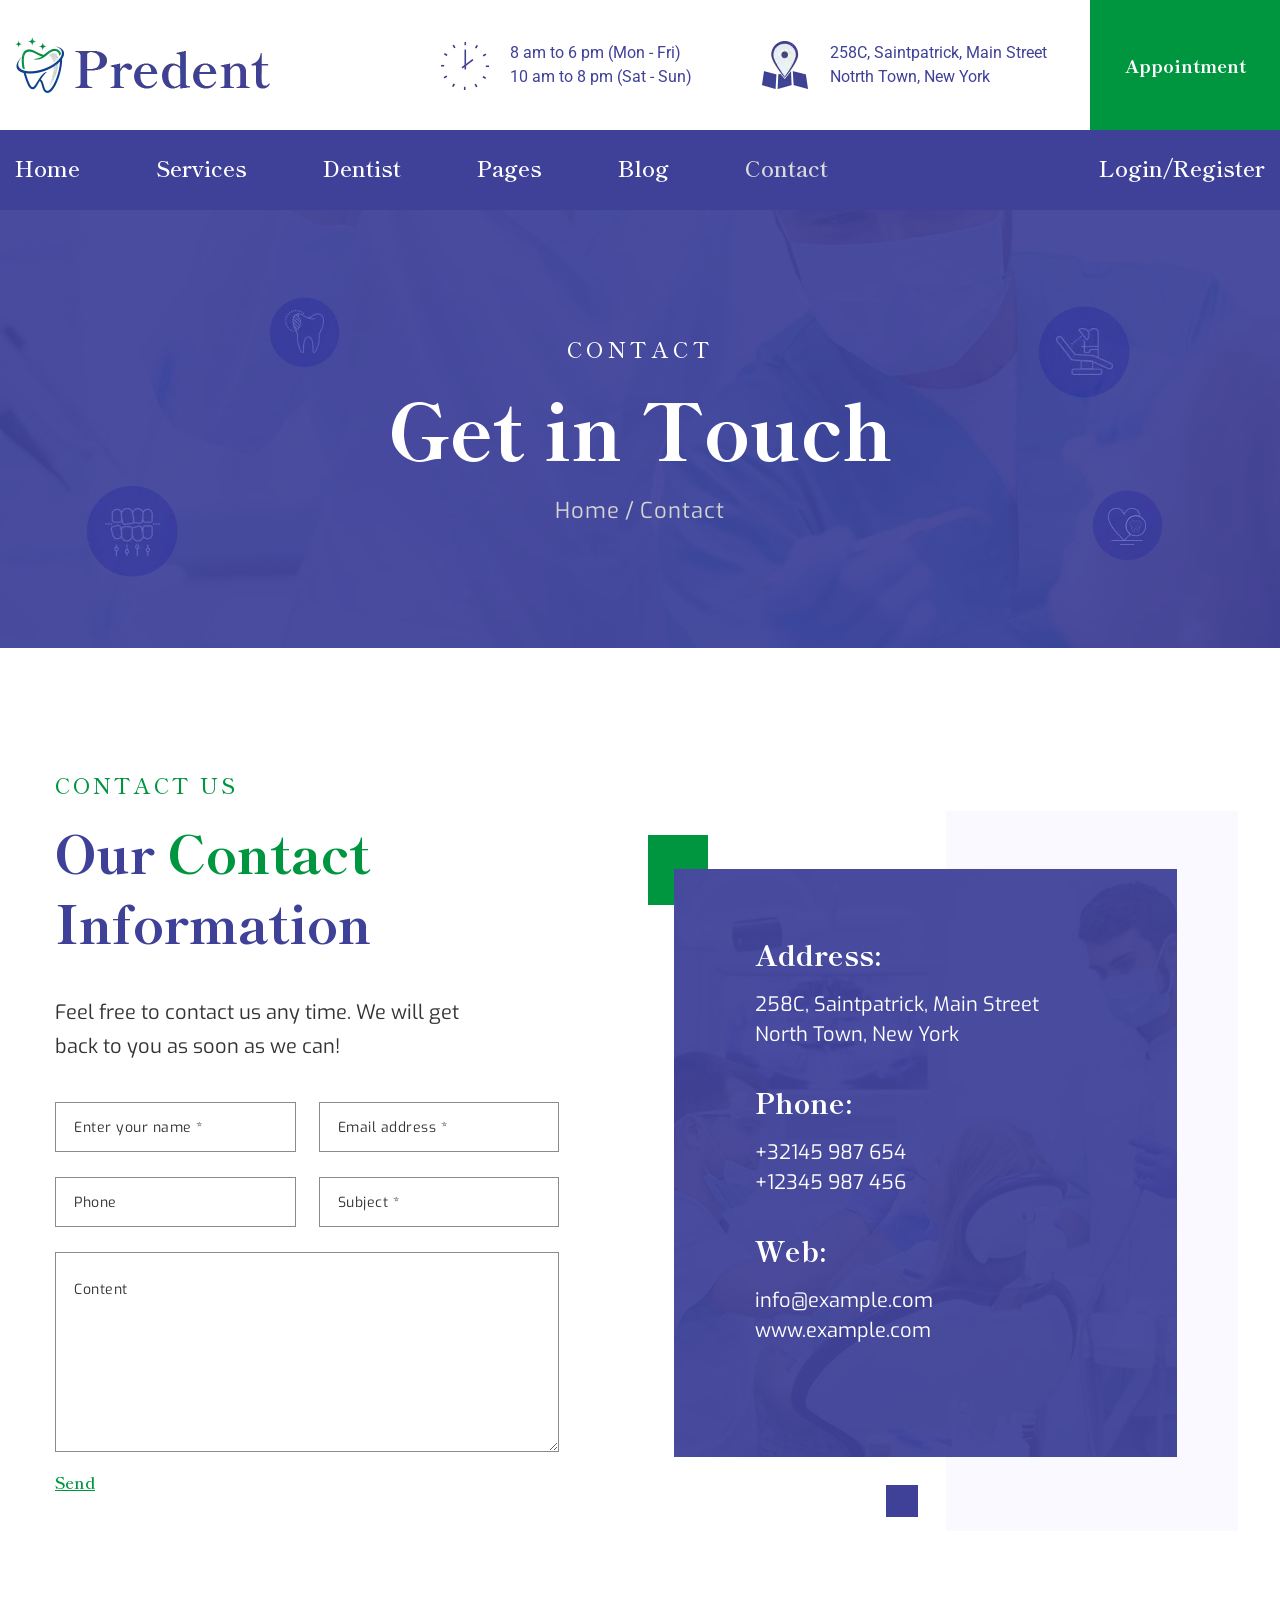
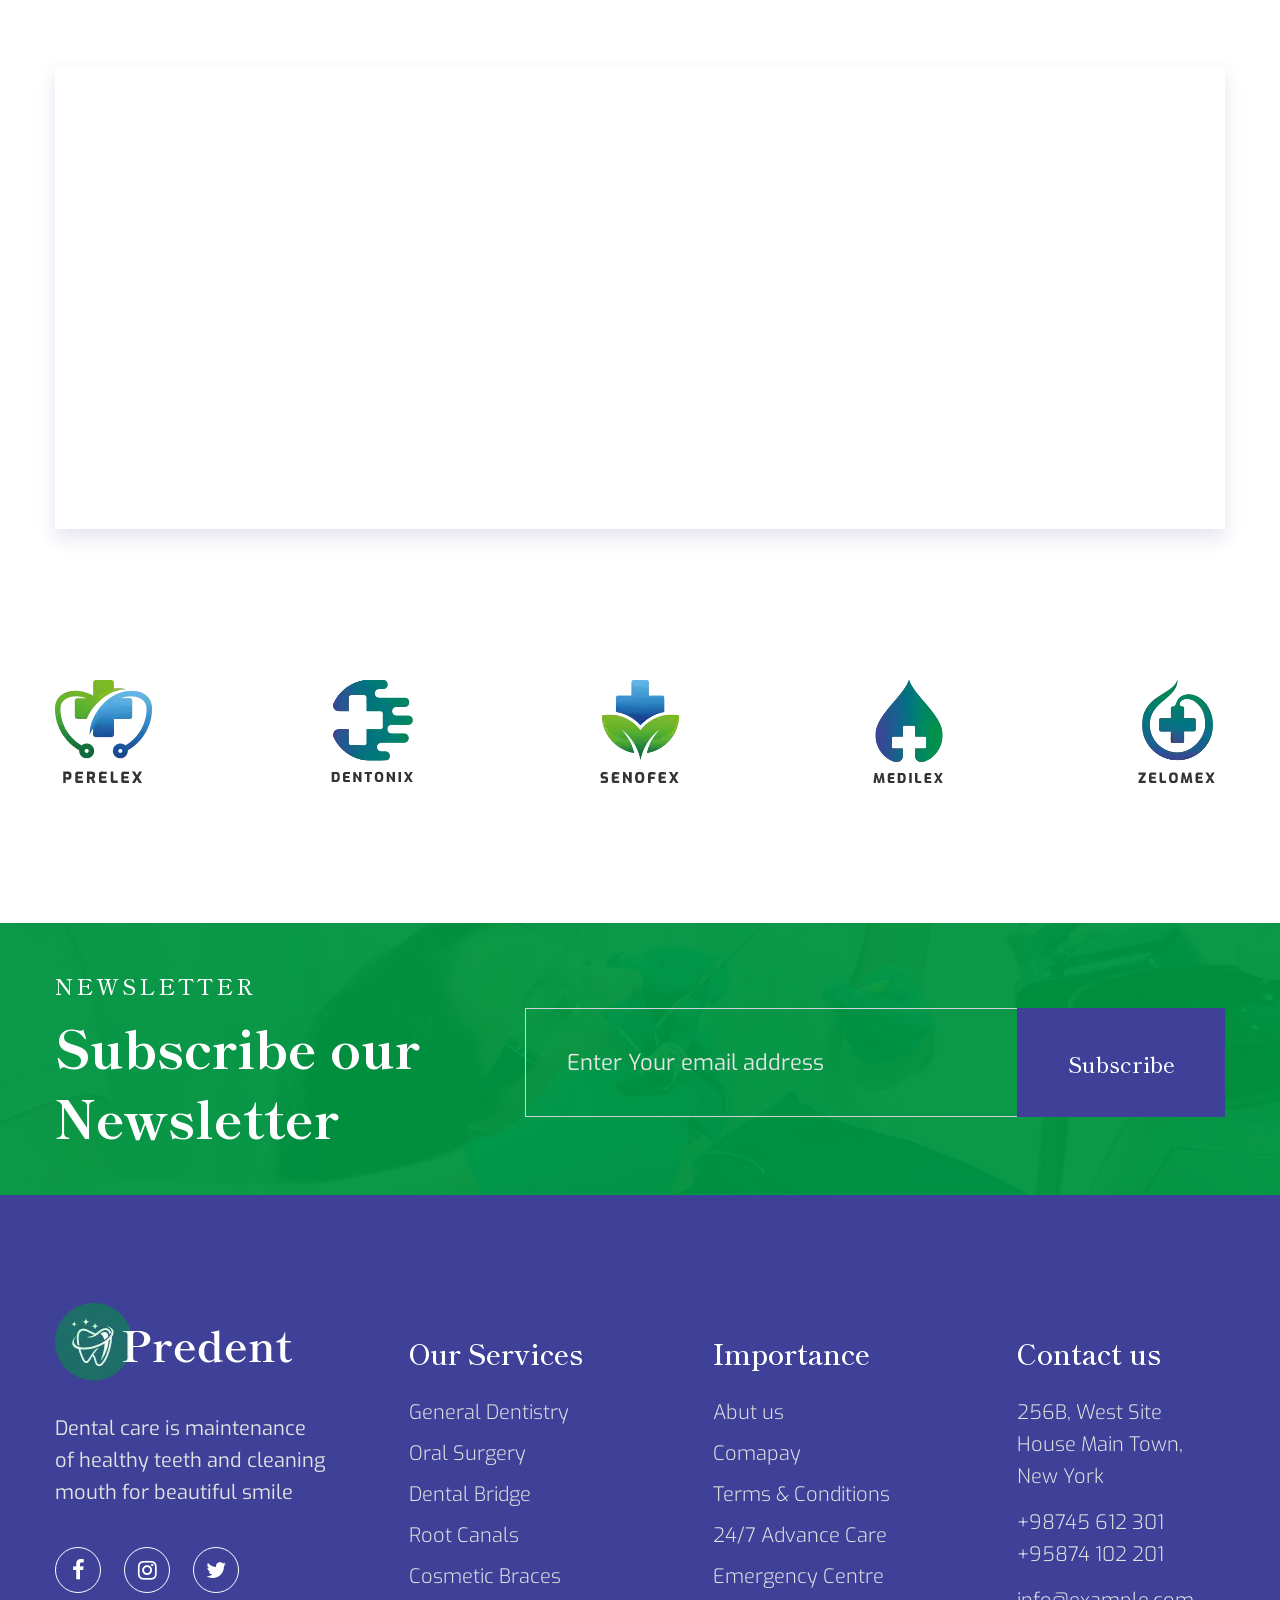
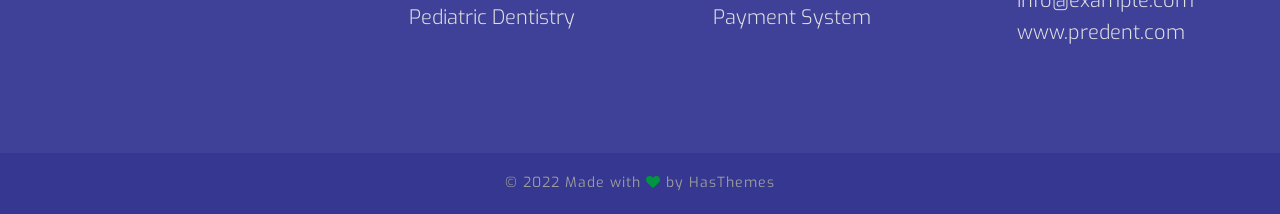
<file: contact.html>
<!DOCTYPE html>
<html lang="en">

<head>
    <meta charset="utf-8">
    <meta http-equiv="X-UA-Compatible" content="IE=edge">
    <meta name="viewport" content="width=device-width, initial-scale=1.0" />

    <title>Contact :: Predent – Dental Care HTML Template</title>

    <!--== Favicon ==-->
    <link rel="shortcut icon" href="assets/img/favicon.ico" type="image/x-icon" />

    <!--== Google Fonts ==-->
    <link rel="preconnect" href="https://fonts.googleapis.com">
    <link rel="preconnect" href="https://fonts.gstatic.com" crossorigin>
    <link href="https://fonts.googleapis.com/css2?family=Exo:wght@300;400;500;600;700;800&family=Roboto:wght@300&family=Shippori+Mincho:wght@500;600;700;800&display=swap" rel="stylesheet">

    <!--== Bootstrap CSS ==-->
    <link href="assets/css/bootstrap.min.css" rel="stylesheet" />
    <!--== Font Awesome Icon CSS ==-->
    <link href="assets/css/font-awesome.min.css" rel="stylesheet" />
    <!--== Datetimepicker CSS ==-->
    <link href="assets/css/jquery.datetimepicker.css" rel="stylesheet" />
    <!--== Swiper CSS ==-->
    <link href="assets/css/swiper.min.css" rel="stylesheet" />
    <!--== Fancybox Min CSS ==-->
    <link href="assets/css/fancybox.min.css" rel="stylesheet" />
    <!--== Aos Min CSS ==-->
    <link href="assets/css/aos.min.css" rel="stylesheet" />

    <!--== Main Style CSS ==-->
    <link href="assets/css/style.css" rel="stylesheet" />

    <!--[if lt IE 9]>
    <script src="//oss.maxcdn.com/html5shiv/3.7.2/html5shiv.min.js"></script>
    <script src="//oss.maxcdn.com/respond/1.4.2/respond.min.js"></script>
    <![endif]-->
</head>

<body>

<!--wrapper start-->
<div class="wrapper">

  <!--== Start Preloader Content ==-->
  <div class="preloader-wrap">
    <div class="preloader">
      <span class="dot"></span>
      <div class="dots">
        <span></span>
        <span></span>
        <span></span>
      </div>
    </div>
  </div>
  <!--== End Preloader Content ==-->

  <!--== Start Header Wrapper ==-->
  <header class="header-wrapper">
    <div class="header-top-area">
      <div class="header-top-align">
        <div class="header-top-align-left">
          <div class="header-logo-area">
            <a href="index.html">
              <img class="logo-main" src="assets/img/logo.webp" width="255" height="56" alt="Logo" />
              <img class="logo-light" src="assets/img/logo-light.webp" width="237" height="78" alt="Logo" />
            </a>
          </div>
        </div>
        <div class="header-top-align-right">
          <div class="header-info-items">
            <div class="info-items">
              <div class="inner-content">
                <div class="icon">
                  <img src="assets/img/icons/time1.webp" alt="Image-HasTech">
                </div>
                <div class="content">
                  <p>8 am to 6 pm (Mon - Fri)<br>10 am to 8 pm (Sat - Sun)</p>
                </div>
              </div>
            </div>
            <div class="info-items">
              <div class="inner-content">
                <div class="icon">
                  <img src="assets/img/icons/map.webp" alt="Image-HasTech">
                </div>
                <div class="content">
                  <p>258C, Saintpatrick, Main Street <br>Notrth Town, New York</p>
                </div>
              </div>
            </div>
          </div>
          <div class="header-appointment-button">
            <a class="appointment-btn" href="contact.html">Appointment</a>
          </div>
        </div>
      </div>
    </div>
    <div class="header-area sticky-header header-default">
      <div class="container">
        <div class="row no-gutter align-items-center position-relative">
          <div class="col-12">
            <div class="header-align">
              <button class="btn-menu" type="button" data-bs-toggle="offcanvas" data-bs-target="#AsideOffcanvasMenu" aria-controls="AsideOffcanvasMenu">
                <i class="fa fa-align-left"></i>
              </button>
              <div class="header-align-left">
                <div class="mobile-header-logo">
                  <a href="index.html">
                    <img class="logo-light" src="assets/img/logo-light.webp" alt="Logo" />
                  </a>
                </div>
                <div class="header-navigation-area">
                  <ul class="main-menu nav">
                    <li><a href="index.html"><span>Home</span></a></li>
                    <li class="has-submenu"><a href="#/"><span>Services</span></a>
                      <ul class="submenu-nav">
                        <li><a href="services.html">Services</a></li>
                        <li><a href="service-details.html">Service Details</a></li>
                      </ul>
                    </li>
                    <li class="has-submenu"><a href="#/"><span>Dentist</span></a>
                      <ul class="submenu-nav">
                        <li><a href="team.html">Dentist</a></li>
                        <li><a href="team-details.html">Dentist Details</a></li>
                      </ul>
                    </li>
                    <li class="has-submenu"><a href="#/"><span>Pages</span></a>
                      <ul class="submenu-nav">
                        <li class="has-submenu"><a href="#">About Us</a>
                          <ul class="submenu-nav">
                            <li><a href="about-us.html">About Us One</a></li>
                          </ul>
                        </li>
                      </ul>
                    </li>
                    <li class="has-submenu"><a href="#/"><span>Blog</span></a>
                      <ul class="submenu-nav submenu-nav-mega">
                        <li class="mega-menu-item"><a href="#/" class="mega-title">Blog Layout</a>
                          <ul>
                            <li><a href="blog.html">Blog Grid</a></li>
                            <li><a href="blog-left-sidebar.html">Blog Left Sidebar</a></li>
                            <li><a href="blog-right-sidebar.html">Blog Right Sidebar</a></li>
                          </ul>
                        </li>
                        <li class="mega-menu-item"><a href="#/" class="mega-title">Blog Single Layout</a>
                          <ul>
                            <li><a href="blog-details.html">Blog Details</a></li>
                            <li><a href="blog-details-left-sidebar.html">Blog Details Left Sidebar</a></li>
                            <li><a href="blog-details-right-sidebar.html">Blog Details Right Sidebar</a></li>
                          </ul>
                        </li>
                      </ul>
                    </li>
                    <li><a href="contact.html"><span>Contact</span></a></li>
                  </ul>
                </div>
              </div>
              <div class="header-align-right">
                <div class="header-action-area">
                  <a class="btn-login-menu" href="account-login.html">Login</a>
                  <span>/</span>
                  <a class="btn-register-menu" href="account-register.html">Register</a>
                </div>
              </div>
            </div>
          </div>
        </div>
      </div>
    </div>
  </header>
  <!--== End Header Wrapper ==-->
  
  <main class="main-content">
    <!--== Start Page Header Area Wrapper ==-->
    <div class="page-header-area" data-bg-img="assets/img/photos/bg3.webp">
      <div class="container pt--0 pb--0">
        <div class="row">
          <div class="col-12 text-center">
            <div class="page-header-content">
              <h3 class="sub-title" data-aos="fade-down" data-aos-duration="800">CONTACT</h3>
              <h2 class="title" data-aos="fade-down" data-aos-duration="1000">Get in Touch</h2>
              <nav class="breadcrumb-area" data-aos="fade-down" data-aos-duration="1200">
                <ul class="breadcrumb">
                  <li><a href="index.html">Home</a></li>
                  <li class="breadcrumb-sep"> / </li>
                  <li>Contact</li>
                </ul>
              </nav>
            </div>
          </div>
        </div>
      </div>
      <div class="page-header-layer-style">
        <div class="layer-style mousemove-layer" data-speed=".7"><img src="assets/img/icons/2.webp" alt="Image-HasTech"></div>
        <div class="layer-style2 mousemove-layer" data-speed=".2"><img src="assets/img/icons/3.webp" alt="Image-HasTech"></div>
        <div class="layer-style3 mousemove-layer" data-speed=".5"><img src="assets/img/icons/4.webp" alt="Image-HasTech"></div>
        <div class="layer-style4 mousemove-layer" data-speed=".3"><img src="assets/img/icons/5.webp" alt="Image-HasTech"></div>
      </div>
    </div>
    <!--== End Page Header Area Wrapper ==-->

    <!--== Start Contact Area Wrapper ==-->
    <div class="contact-area contact-inner-area">
      <div class="container">
        <div class="row contact-page-wrapper">
          <div class="col-lg-6">
            <div class="contact-form-wrap">
              <div class="section-title">
                <h5 class="sub-title">CONTACT US</h5>
                <h2 class="title">Our <span>Contact</span> Information</h2>
                <div class="desc">
                  <p>Feel free to contact us any time. We will get <br>back to you as soon as we can!</p>
                </div>
              </div>
              <!--== Start Contact Form ==-->
              <div class="contact-form">
                <form id="contact-form" action="https://whizthemes.com/mail-php/raju/arden/mail.php" method="POST">
                  <div class="row row-gutter-23">
                    <div class="col-md-6">
                      <div class="form-group">
                        <input class="form-control" type="text" name="con_name" placeholder="Enter your name *">
                      </div>
                    </div>
                    <div class="col-md-6">
                      <div class="form-group">
                        <input class="form-control" type="email" name="con_email" placeholder="Email address *">
                      </div>
                    </div>
                    <div class="col-md-6">
                      <div class="form-group">
                        <input class="form-control" type="tel" name="con_phone" placeholder="Phone">
                      </div>
                    </div>
                    <div class="col-md-6">
                      <div class="form-group">
                        <input class="form-control" type="text" name="con_name" placeholder="Subject *">
                      </div>
                    </div>
                    <div class="col-12">
                      <div class="form-group mb--0">
                        <textarea class="form-control" name="con_message" placeholder="Content"></textarea>
                      </div>
                    </div>
                    <div class="col-12">
                      <div class="form-group mb--0">
                        <button class="btn-theme" type="submit">Send</button>
                      </div>
                    </div>
                  </div>
                </form>
              </div>
              <!--== End Contact Form ==-->

              <!--== Message Notification ==-->
              <div class="form-message"></div>
            </div>
          </div>
          <div class="col-lg-6">
            <div class="contact-info-wrap">
              <div class="contact-info bg-img-tr" data-bg-img="assets/img/photos/info1.webp">
                <div class="info-item">
                  <div class="info">
                    <h5 class="title">Address:</h5>
                    <p>258C, Saintpatrick, Main Street <br>North Town, New York</p>
                  </div>
                </div>
                <div class="info-item">
                  <div class="info">
                    <h5 class="title">Phone:</h5>
                    <p>
                      <a href="tel:+32145987654">+32145 987 654</a>
                      <a href="tel:+12345987456">+12345 987 456</a>
                    </p>
                  </div>
                </div>
                <div class="info-item">
                  <div class="info">
                    <h5 class="title">Web:</h5>
                    <p>
                      <a href="mailto:info@example.com">info@example.com</a>
                      <a href="mailto:www.example.com">www.example.com</a>
                    </p>
                  </div>
                </div>
                <div class="shape-one"></div>
                <div class="shape-two"></div>
              </div>
            </div>
          </div>
        </div>
      </div>
    </div>
    <!--== End Contact Area Wrapper ==-->

    <!--== Start Map Area Wrapper ==-->
    <div class="container pt--0 pb--0">
      <div class="row">
        <div class="col-12">
          <div class="contact-map-area">              
            <iframe src="https://www.google.com/maps/embed?pb=!1m18!1m12!1m3!1d3151.8402891185374!2d144.95373631590425!3d-37.81720974201477!2m3!1f0!2f0!3f0!3m2!1i1024!2i768!4f13.1!3m3!1m2!1s0x6ad65d4c2b349649%3A0xb6899234e561db11!2sEnvato!5e0!3m2!1sen!2ssg!4v1607294780661!5m2!1sen!2ssg"></iframe>
          </div>
        </div>
      </div>
    </div>
    <!--== End Map Area Wrapper ==-->

    <!--== Start Brand Logo Area Wrapper ==-->
    <div class="brand-logo-area brand-logo-about-area">
      <div class="container">
        <div class="brand-logo-content">
          <div class="row">
            <div class="col-12">
              <div class="swiper-container brand-logo-slider-container" data-aos="fade-down">
                <div class="swiper-wrapper">
                  <div class="swiper-slide">
                    <!--== Start Brand Logo Item ==-->
                    <div class="brand-logo-item">
                      <img src="assets/img/brand-logo/1.webp" alt="Image-HasTech">
                    </div>
                    <!--== End Brand Logo Item ==-->
                  </div>
                  <div class="swiper-slide">
                    <!--== Start Brand Logo Item ==-->
                    <div class="brand-logo-item">
                      <img src="assets/img/brand-logo/2.webp" alt="Image-HasTech">
                    </div>
                    <!--== End Brand Logo Item ==-->
                  </div>
                  <div class="swiper-slide">
                    <!--== Start Brand Logo Item ==-->
                    <div class="brand-logo-item">
                      <img src="assets/img/brand-logo/3.webp" alt="Image-HasTech">
                    </div>
                    <!--== End Brand Logo Item ==-->
                  </div>
                  <div class="swiper-slide">
                    <!--== Start Brand Logo Item ==-->
                    <div class="brand-logo-item">
                      <img src="assets/img/brand-logo/4.webp" alt="Image-HasTech">
                    </div>
                    <!--== End Brand Logo Item ==-->
                  </div>
                  <div class="swiper-slide">
                    <!--== Start Brand Logo Item ==-->
                    <div class="brand-logo-item">
                      <img src="assets/img/brand-logo/5.webp" alt="Image-HasTech">
                    </div>
                    <!--== End Brand Logo Item ==-->
                  </div>
                </div>
              </div>
            </div>
          </div>
        </div>
      </div>
    </div>
    <!--== End Brand Logo Area Wrapper ==-->

    <!--== Start News Letter Area Wrapper ==-->
    <div class="newsletter-area bg-overlay bg-overlay-theme-color bg-img z-index-1" data-bg-img="assets/img/photos/bg2.webp">
      <div class="container pt--0 pb--0">
        <div class="newsletter-content-wrap">
          <div class="row align-items-center">
            <div class="col-md-5">
              <div class="newsletter-content">
                <div class="section-title section-title-light mb--0">
                  <h5 class="sub-title">NEWSLETTER</h5>
                  <h2 class="title mb--0">Subscribe our Newsletter</h2>
                </div>
              </div>
            </div>
            <div class="col-md-7">
              <div class="newsletter-form">
                <form>
                  <input type="email" class="form-control" placeholder="Enter Your email address">
                  <button class="btn-submit" type="submit">Subscribe</button>
                </form>
              </div>
            </div>
          </div>
        </div>
      </div>
    </div>
    <!--== End News Letter Area Wrapper ==-->
  </main>

  <!--== Start Footer Area Wrapper ==-->
  <footer class="footer-area">
    <!--== Start Footer Main ==-->
    <div class="footer-main">
      <div class="container pt--0 pb--0">
        <div class="row no-gutter">
          <div class="col-sm-6 col-lg-3">
            <!--== Start widget Item ==-->
            <div class="widget-item">
              <div class="about-widget-wrap">
                <div class="widget-logo-area">
                  <a href="index.html">
                    <img class="logo-main" src="assets/img/logo-light.webp" width="237" height="78" alt="Logo" />
                  </a>
                </div>
                <p class="desc">Dental care is maintenance of healthy teeth and cleaning mouth for beautiful smile</p>
                <div class="social-icons">
                  <a href="#/"><i class="fa fa-facebook"></i></a>
                  <a href="#/"><i class="fa fa-instagram"></i></a>
                  <a href="#/"><i class="fa fa-twitter"></i></a>
                </div>
              </div>
            </div>
            <!--== End widget Item ==-->
          </div>
          <div class="col-sm-6 col-lg-3">
            <!--== Start widget Item ==-->
            <div class="widget-item widget-menu">
              <h4 class="widget-title">Our Services</h4>
              <div class="widget-menu-wrap">
                <ul class="nav-menu">
                  <li><a href="services.html">General Dentistry</a></li>
                  <li><a href="services.html">Oral Surgery</a></li>
                  <li><a href="services.html">Dental Bridge</a></li>
                  <li><a href="services.html">Root Canals</a></li>
                  <li><a href="services.html">Cosmetic Braces</a></li>
                  <li><a href="services.html">Pediatric Dentistry</a></li>
                </ul>
              </div>
            </div>
            <!--== End widget Item ==-->
          </div>
          <div class="col-sm-6 col-lg-3">
            <!--== Start widget Item ==-->
            <div class="widget-item widget-menu2">
              <h4 class="widget-title">Importance</h4>
              <div class="widget-menu-wrap">
                <ul class="nav-menu">
                  <li><a href="about-us.html">Abut us</a></li>
                  <li><a href="about-us.html">Comapay</a></li>
                  <li><a href="about-us.html">Terms & Conditions</a></li>
                  <li><a href="contact.html">24/7 Advance Care</a></li>
                  <li><a href="services.html">Emergency Centre</a></li>
                  <li><a href="contact.html">Payment System</a></li>
                </ul>
              </div>
            </div>
            <!--== End widget Item ==-->
          </div>
          <div class="col-sm-6 col-lg-3">
            <!--== Start widget Item ==-->
            <div class="widget-item widget-contact">
              <h4 class="widget-title">Contact us</h4>
              <div class="widget-contact-wrap">
                <ul>
                  <li>256B, West Site House Main Town, New York</li>
                  <li><a href="tel:+98745612301">+98745 612 301</a><br><a href="tel:+95874102201">+95874 102 201</a></li>
                  <li><a href="mailto:info@example.com">info@example.com</a><br><a href="mailto:www.predent.com">www.predent.com</a></li>
                </ul>
              </div>
            </div>
            <!--== End widget Item ==-->
          </div>
        </div>
      </div>
    </div>
    <!--== End Footer Main ==-->

    <!--== Start Footer Bottom ==-->
    <div class="footer-bottom">
      <div class="container pt--0 pb--0">
        <div class="row">
          <div class="col-12">
            <p class="copyright">© 2022 Made with <i class="fa fa-heart"></i> by <a target="_blank" href="https://www.hasthemes.com"> HasThemes</a></p>
          </div>
        </div>
      </div>
    </div>
    <!--== End Footer Bottom ==-->
  </footer>
  <!--== End Footer Area Wrapper ==-->

  <!--== Scroll Top Button ==-->
  <div id="scroll-to-top" class="scroll-to-top"><span class="fa fa-angle-up"></span></div>

  <!--== Start Aside Menu ==-->
  <aside class="off-canvas-wrapper offcanvas offcanvas-start" tabindex="-1" id="AsideOffcanvasMenu" aria-labelledby="offcanvasExampleLabel">
    <div class="offcanvas-header">
      <h1 class="d-none" id="offcanvasExampleLabel">Aside Menu</h1>
      <button class="btn-menu-close" data-bs-dismiss="offcanvas" aria-label="Close">menu <i class="fa fa-chevron-left"></i></button>
    </div>
    <div class="offcanvas-body">
      <!-- Mobile Menu Start -->
      <div class="mobile-menu-items">
        <ul class="nav-menu">
          <li><a href="index.html">Home</a></li>
          <li><a href="#">Services</a>
            <ul class="sub-menu">
              <li><a href="services.html">Services</a></li>
              <li><a href="service-details.html">Service Details</a></li>
            </ul>
          </li>
          <li><a href="#">Dentist</a>
            <ul class="sub-menu">
              <li><a href="team.html">Dentist</a></li>
              <li><a href="team-details.html">Dentist Details</a></li>
            </ul>
          </li>
          <li><a href="#">Pages</a>
            <ul class="sub-menu">
              <li><a href="#">About Us</a>
                <ul class="sub-menu">
                  <li><a href="about-us.html">About Us One</a></li>
                </ul>
              </li>
            </ul>
          </li>
          <li><a href="#">Blog</a>
            <ul class="sub-menu">
              <li><a href="#" class="mega-title">Blog Layout</a>
                <ul class="sub-menu">
                  <li><a href="blog.html">Blog Grid</a></li>
                  <li><a href="blog-left-sidebar.html">Blog Left Sidebar</a></li>
                  <li><a href="blog-right-sidebar.html">Blog Right Sidebar</a></li>
                </ul>
              </li>
              <li><a href="#" class="mega-title">Blog Single Layout</a>
                <ul class="sub-menu">
                  <li><a href="blog-details.html">Blog Details</a></li>
                  <li><a href="blog-details-left-sidebar.html">Blog Details Left Sidebar</a></li>
                  <li><a href="blog-details-right-sidebar.html">Blog Details Right Sidebar</a></li>
                </ul>
              </li>
            </ul>
          </li>
          <li><a href="contact.html">Contact</a></li>
        </ul>
      </div>
      <!-- Mobile Menu End -->
      <div class="mobile-menu-info">
        <div class="info-item">
          <div class="icon">
            <img src="assets/img/icons/time1.webp" alt="Image-HasTech">
          </div>
          <div class="content">
            <p>8 am to 6 pm (Mon - Fri)<br>10 am to 8 pm (Sat - Sun)</p>
          </div>
        </div>
        <div class="info-item">
          <div class="icon">
            <img src="assets/img/icons/map.webp" alt="Image-HasTech">
          </div>
          <div class="content">
            <p>258C, Saintpatrick, Main Street Notrth Town, New York</p>
          </div>
        </div>
      </div>
      <a class="mobile-menu-btn" href="contact.html">Appointment</a>
      <div class="mobile-menu-action">
        <a class="btn-login-menu" href="account-login.html">Login</a>
        <span>/</span>
        <a class="btn-register-menu" href="account-register.html">Register</a>
      </div>
    </div>
  </aside>
  <!--== End Aside Menu ==-->
</div>

<!--=======================Javascript============================-->

<!--=== jQuery Modernizr Min Js ===-->
<script src="assets/js/modernizr-3.5.0.js"></script>
<!--=== jQuery Min Js ===-->
<script src="assets/js/jquery-3.6.0-main.js"></script>
<!--=== jQuery Migration Min Js ===-->
<script src="assets/js/jquery-3.3.2-migrate.js"></script>
<!--=== jQuery Bootstrap Min Js ===-->
<script src="assets/js/bootstrap.bundle.min.js"></script>
<!--=== jQuery Swiper Min Js ===-->
<script src="assets/js/swiper.min.js"></script>
<!--=== jQuery Fancybox Min Js ===-->
<script src="assets/js/fancybox.min.js"></script>
<!--=== jQuery Waypoint Js ===-->
<script src="assets/js/waypoint-4.0.1.js"></script>
<!--=== jQuery Aos Min Js ===-->
<script src="assets/js/aos.min.js"></script>
<!--=== jQuery Counterup Min Js ===-->
<script src="assets/js/counterup.js"></script>
<!--=== jQuery Datetimepicker Min Js ===-->
<script src="assets/js/jquery.datetimepicker.min.js"></script>

<!--=== jQuery Custom Js ===-->
<script src="assets/js/custom.js"></script>

</body>

</html>
</file>
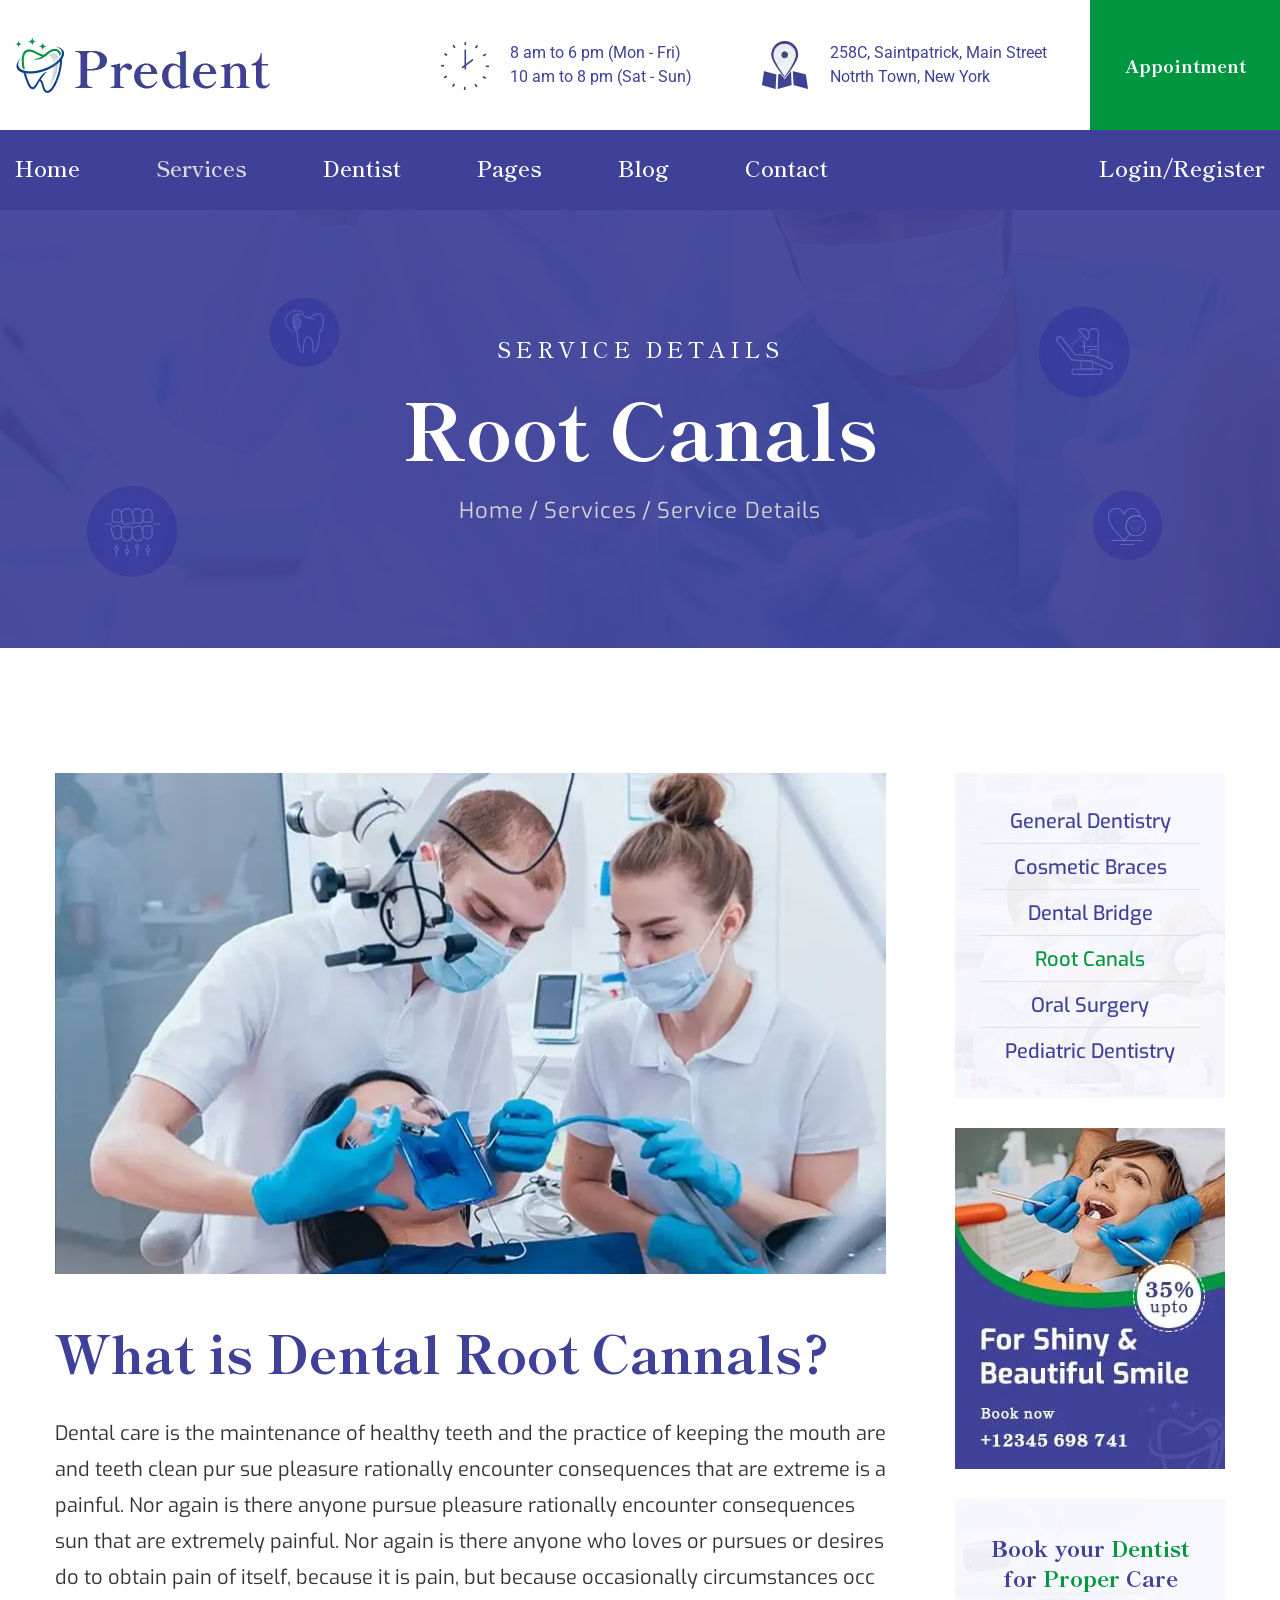
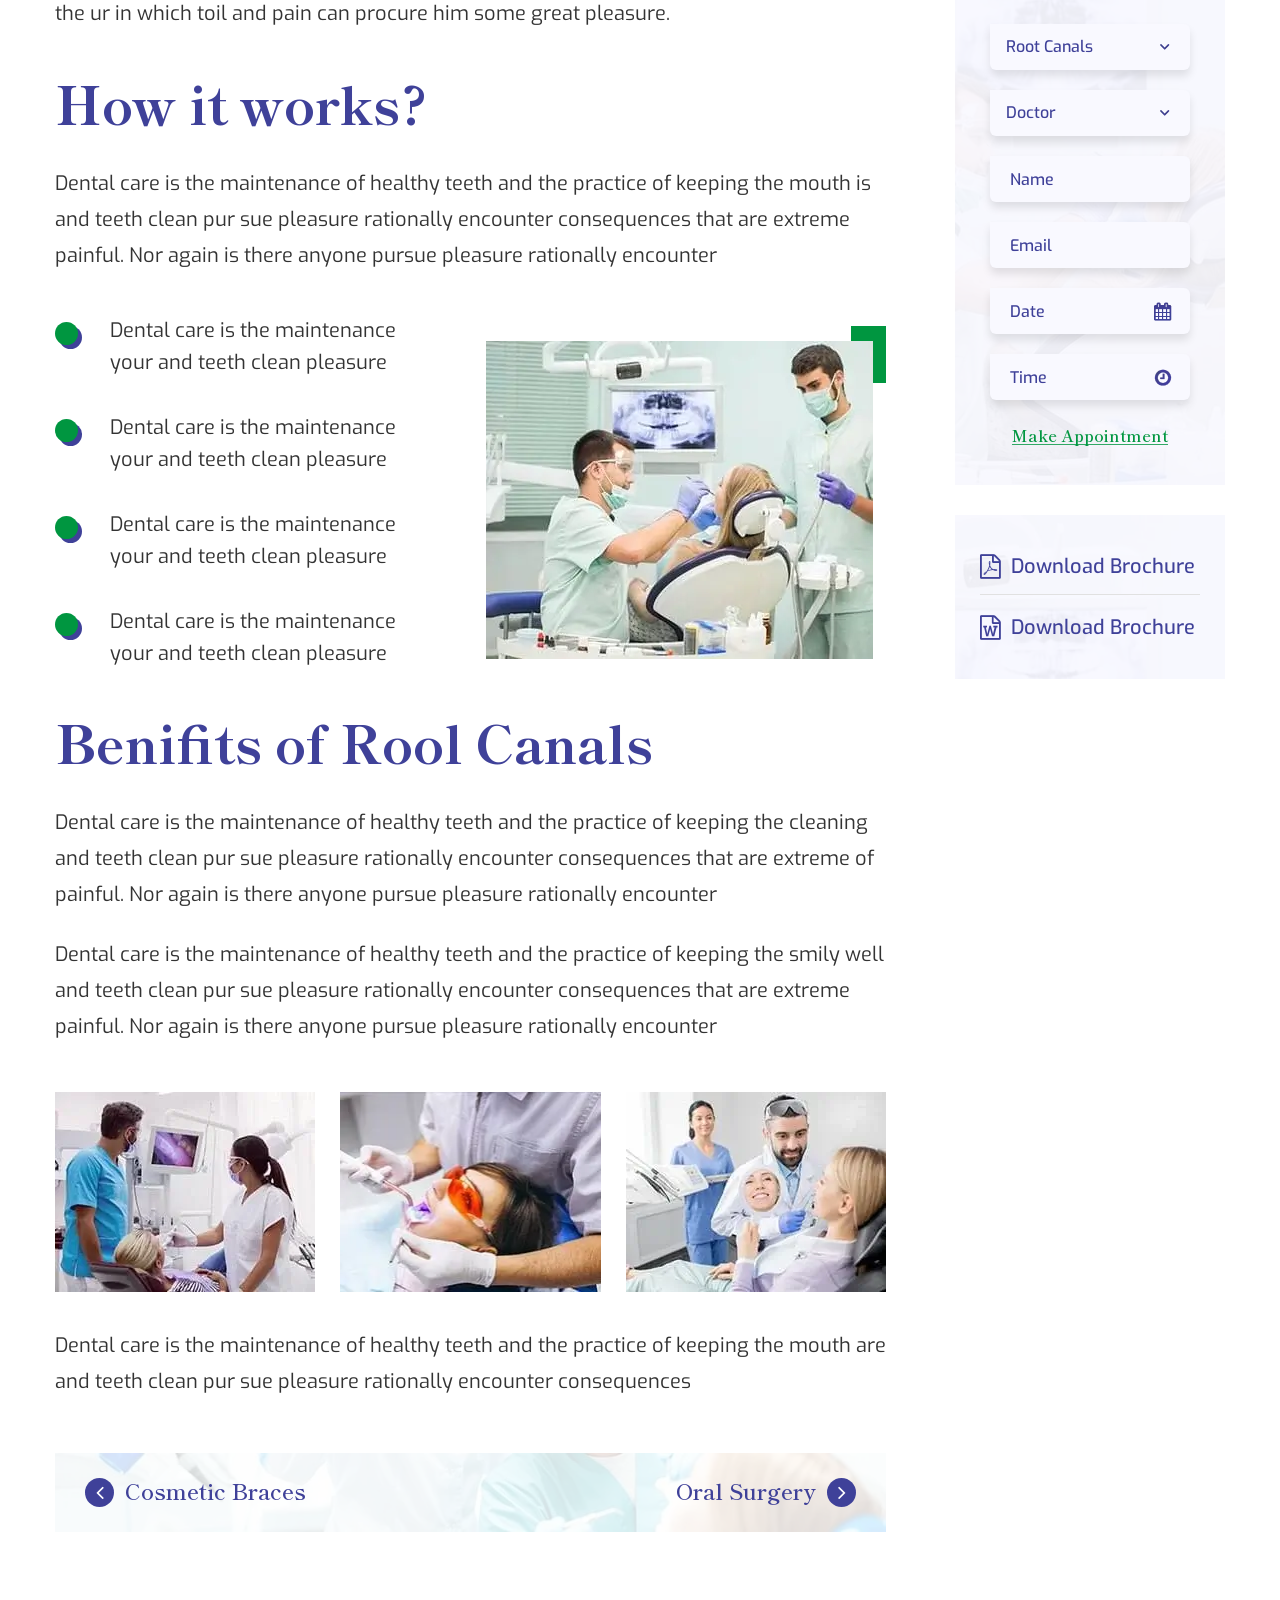
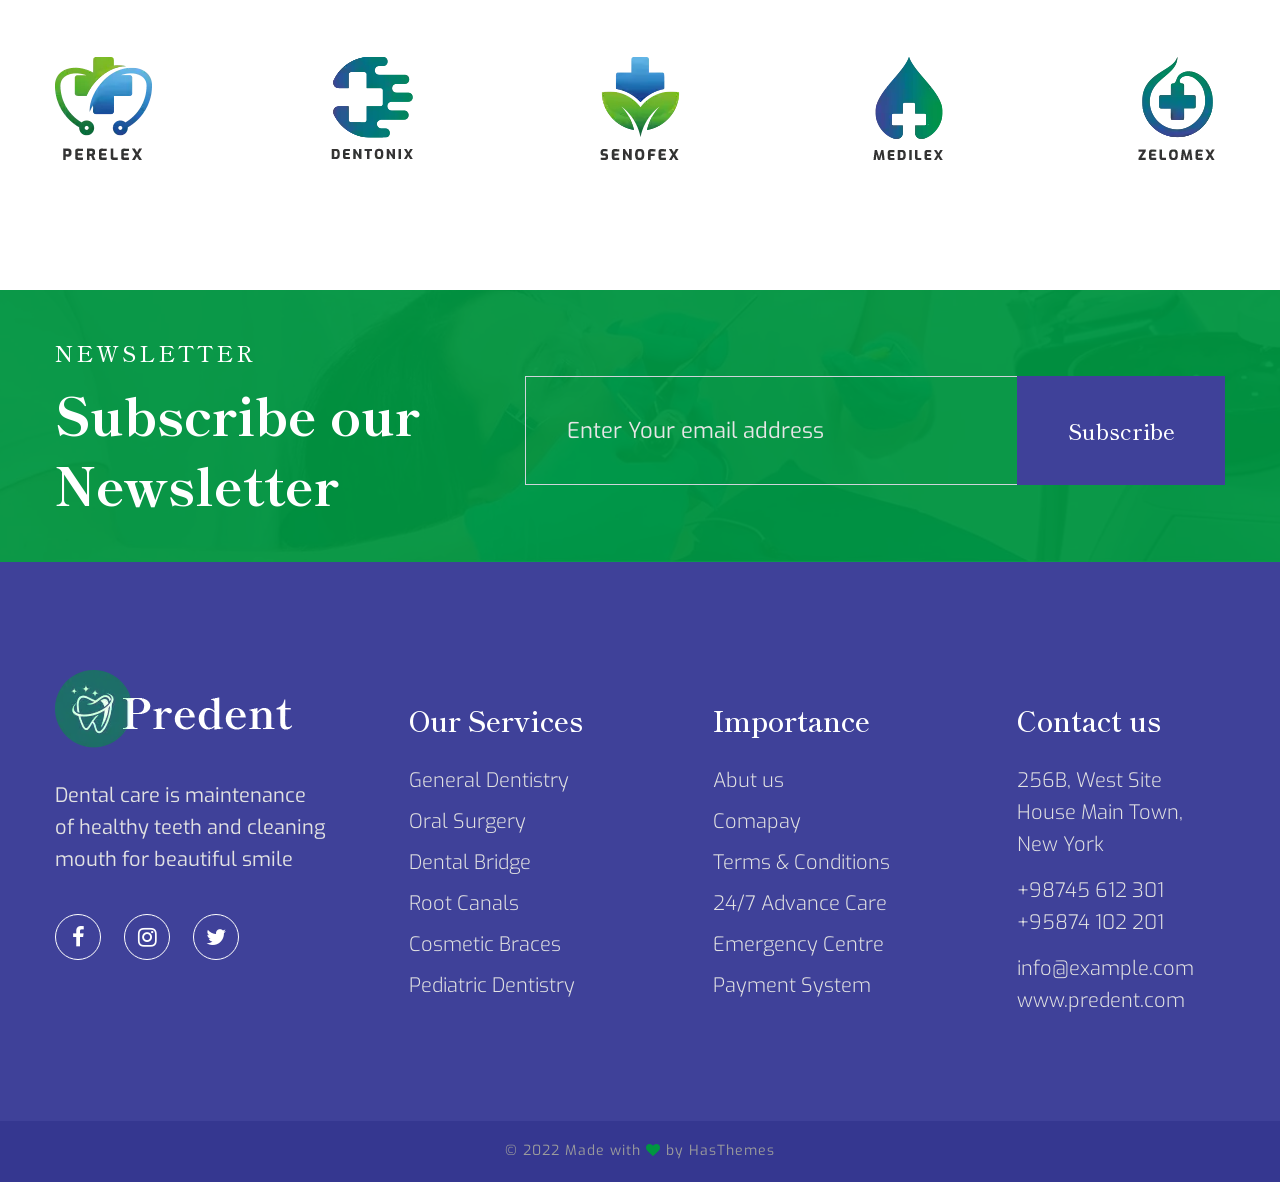
<file: service-details.html>
<!DOCTYPE html>
<html lang="en">

<head>
    <meta charset="utf-8">
    <meta http-equiv="X-UA-Compatible" content="IE=edge">
    <meta name="viewport" content="width=device-width, initial-scale=1.0" />

    <title>Service Details :: Predent – Dental Care HTML Template</title>

    <!--== Favicon ==-->
    <link rel="shortcut icon" href="assets/img/favicon.ico" type="image/x-icon" />

    <!--== Google Fonts ==-->
    <link rel="preconnect" href="https://fonts.googleapis.com">
    <link rel="preconnect" href="https://fonts.gstatic.com" crossorigin>
    <link href="https://fonts.googleapis.com/css2?family=Exo:wght@300;400;500;600;700;800&family=Roboto:wght@300&family=Shippori+Mincho:wght@500;600;700;800&display=swap" rel="stylesheet">

    <!--== Bootstrap CSS ==-->
    <link href="assets/css/bootstrap.min.css" rel="stylesheet" />
    <!--== Font Awesome Icon CSS ==-->
    <link href="assets/css/font-awesome.min.css" rel="stylesheet" />
    <!--== Datetimepicker CSS ==-->
    <link href="assets/css/jquery.datetimepicker.css" rel="stylesheet" />
    <!--== Swiper CSS ==-->
    <link href="assets/css/swiper.min.css" rel="stylesheet" />
    <!--== Fancybox Min CSS ==-->
    <link href="assets/css/fancybox.min.css" rel="stylesheet" />
    <!--== Aos Min CSS ==-->
    <link href="assets/css/aos.min.css" rel="stylesheet" />

    <!--== Main Style CSS ==-->
    <link href="assets/css/style.css" rel="stylesheet" />

    <!--[if lt IE 9]>
    <script src="//oss.maxcdn.com/html5shiv/3.7.2/html5shiv.min.js"></script>
    <script src="//oss.maxcdn.com/respond/1.4.2/respond.min.js"></script>
    <![endif]-->
</head>

<body>

<!--wrapper start-->
<div class="wrapper">

  <!--== Start Preloader Content ==-->
  <div class="preloader-wrap">
    <div class="preloader">
      <span class="dot"></span>
      <div class="dots">
        <span></span>
        <span></span>
        <span></span>
      </div>
    </div>
  </div>
  <!--== End Preloader Content ==-->

  <!--== Start Header Wrapper ==-->
  <header class="header-wrapper">
    <div class="header-top-area">
      <div class="header-top-align">
        <div class="header-top-align-left">
          <div class="header-logo-area">
            <a href="index.html">
              <img class="logo-main" src="assets/img/logo.webp" width="255" height="56" alt="Logo" />
              <img class="logo-light" src="assets/img/logo-light.webp" width="237" height="78" alt="Logo" />
            </a>
          </div>
        </div>
        <div class="header-top-align-right">
          <div class="header-info-items">
            <div class="info-items">
              <div class="inner-content">
                <div class="icon">
                  <img src="assets/img/icons/time1.webp" alt="Image-HasTech">
                </div>
                <div class="content">
                  <p>8 am to 6 pm (Mon - Fri)<br>10 am to 8 pm (Sat - Sun)</p>
                </div>
              </div>
            </div>
            <div class="info-items">
              <div class="inner-content">
                <div class="icon">
                  <img src="assets/img/icons/map.webp" alt="Image-HasTech">
                </div>
                <div class="content">
                  <p>258C, Saintpatrick, Main Street <br>Notrth Town, New York</p>
                </div>
              </div>
            </div>
          </div>
          <div class="header-appointment-button">
            <a class="appointment-btn" href="contact.html">Appointment</a>
          </div>
        </div>
      </div>
    </div>
    <div class="header-area sticky-header header-default">
      <div class="container">
        <div class="row no-gutter align-items-center position-relative">
          <div class="col-12">
            <div class="header-align">
              <button class="btn-menu" type="button" data-bs-toggle="offcanvas" data-bs-target="#AsideOffcanvasMenu" aria-controls="AsideOffcanvasMenu">
                <i class="fa fa-align-left"></i>
              </button>
              <div class="header-align-left">
                <div class="mobile-header-logo">
                  <a href="index.html">
                    <img class="logo-light" src="assets/img/logo-light.webp" alt="Logo" />
                  </a>
                </div>
                <div class="header-navigation-area">
                  <ul class="main-menu nav">
                    <li><a href="index.html"><span>Home</span></a></li>
                    <li class="has-submenu"><a href="#/"><span>Services</span></a>
                      <ul class="submenu-nav">
                        <li><a href="services.html">Services</a></li>
                        <li><a href="service-details.html">Service Details</a></li>
                      </ul>
                    </li>
                    <li class="has-submenu"><a href="#/"><span>Dentist</span></a>
                      <ul class="submenu-nav">
                        <li><a href="team.html">Dentist</a></li>
                        <li><a href="team-details.html">Dentist Details</a></li>
                      </ul>
                    </li>
                    <li class="has-submenu"><a href="#/"><span>Pages</span></a>
                      <ul class="submenu-nav">
                        <li class="has-submenu"><a href="#">About Us</a>
                          <ul class="submenu-nav">
                            <li><a href="about-us.html">About Us One</a></li>
                          </ul>
                        </li>
                      </ul>
                    </li>
                    <li class="has-submenu"><a href="#/"><span>Blog</span></a>
                      <ul class="submenu-nav submenu-nav-mega">
                        <li class="mega-menu-item"><a href="#/" class="mega-title">Blog Layout</a>
                          <ul>
                            <li><a href="blog.html">Blog Grid</a></li>
                            <li><a href="blog-left-sidebar.html">Blog Left Sidebar</a></li>
                            <li><a href="blog-right-sidebar.html">Blog Right Sidebar</a></li>
                          </ul>
                        </li>
                        <li class="mega-menu-item"><a href="#/" class="mega-title">Blog Single Layout</a>
                          <ul>
                            <li><a href="blog-details.html">Blog Details</a></li>
                            <li><a href="blog-details-left-sidebar.html">Blog Details Left Sidebar</a></li>
                            <li><a href="blog-details-right-sidebar.html">Blog Details Right Sidebar</a></li>
                          </ul>
                        </li>
                      </ul>
                    </li>
                    <li><a href="contact.html"><span>Contact</span></a></li>
                  </ul>
                </div>
              </div>
              <div class="header-align-right">
                <div class="header-action-area">
                  <a class="btn-login-menu" href="account-login.html">Login</a>
                  <span>/</span>
                  <a class="btn-register-menu" href="account-register.html">Register</a>
                </div>
              </div>
            </div>
          </div>
        </div>
      </div>
    </div>
  </header>
  <!--== End Header Wrapper ==-->
  
  <main class="main-content">
    <!--== Start Page Header Area Wrapper ==-->
    <div class="page-header-area" data-bg-img="assets/img/photos/bg3.webp">
      <div class="container pt--0 pb--0">
        <div class="row">
          <div class="col-12 text-center">
            <div class="page-header-content">
              <h3 class="sub-title" data-aos="fade-down" data-aos-duration="800">SERVICE DETAILS</h3>
              <h2 class="title" data-aos="fade-down" data-aos-duration="1000">Root Canals</h2>
              <nav class="breadcrumb-area" data-aos="fade-down" data-aos-duration="1200">
                <ul class="breadcrumb">
                  <li><a href="index.html">Home</a></li>
                  <li class="breadcrumb-sep"> / </li>
                  <li><a href="team.html">Services</a></li>
                  <li class="breadcrumb-sep"> / </li>
                  <li>Service Details</li>
                </ul>
              </nav>
            </div>
          </div>
        </div>
      </div>
      <div class="page-header-layer-style">
        <div class="layer-style mousemove-layer" data-speed=".7"><img src="assets/img/icons/2.webp" alt="Image-HasTech"></div>
        <div class="layer-style2 mousemove-layer" data-speed=".2"><img src="assets/img/icons/3.webp" alt="Image-HasTech"></div>
        <div class="layer-style3 mousemove-layer" data-speed=".5"><img src="assets/img/icons/4.webp" alt="Image-HasTech"></div>
        <div class="layer-style4 mousemove-layer" data-speed=".3"><img src="assets/img/icons/5.webp" alt="Image-HasTech"></div>
      </div>
    </div>
    <!--== End Page Header Area Wrapper ==-->

    <!--== Start Service Details Area Wrapper ==-->
    <section class="service-details-area">
      <div class="container">
        <div class="row">
          <div class="col-lg-8 col-xl-9">
            <div class="service-details-item">
              <div class="inner-content">
                <div class="thumb">
                  <img src="assets/img/service/details.webp" width="829" height="500" alt="Image-HasTech">
                </div>
                <div class="content">
                  <h2 class="title">What is Dental Root Cannals?</h2>
                  <p class="mb--0">Dental care is the maintenance of healthy teeth and the practice of keeping the mouth are and teeth clean pur sue pleasure rationally encounter consequences that are extreme is a painful. Nor again is there anyone pursue pleasure rationally encounter consequences sun that are extremely painful. Nor again is there anyone who loves or pursues or desires do to obtain pain of itself, because it is pain, but because occasionally circumstances occ the ur in which toil and pain can procure him some great pleasure.</p>
                  <h2 class="title" data-margin-top="42">How it works?</h2>
                  <p class="mb--0">Dental care is the maintenance of healthy teeth and the practice of keeping the mouth is and teeth clean pur sue pleasure rationally encounter consequences that are extreme painful. Nor again is there anyone pursue pleasure rationally encounter</p>
                  <div class="work-process-content-wrap">
                    <div class="row">
                      <div class="col-md-6">
                        <div class="work-process-content">
                          <div class="row">
                            <div class="col-sm-6 col-md-12">
                              <div class="work-process-list">
                                <div class="icon">
                                  <span></span>
                                </div>
                                <p>Dental care is the maintenance your and teeth clean pleasure</p>
                              </div>
                            </div>
                            <div class="col-sm-6 col-md-12">
                              <div class="work-process-list">
                                <div class="icon">
                                  <span></span>
                                </div>
                                <p>Dental care is the maintenance your and teeth clean pleasure</p>
                              </div>
                            </div>
                            <div class="col-sm-6 col-md-12">
                              <div class="work-process-list">
                                <div class="icon">
                                  <span></span>
                                </div>
                                <p>Dental care is the maintenance your and teeth clean pleasure</p>
                              </div>
                            </div>
                            <div class="col-sm-6 col-md-12">
                              <div class="work-process-list">
                                <div class="icon">
                                  <span></span>
                                </div>
                                <p>Dental care is the maintenance your and teeth clean pleasure</p>
                              </div>
                            </div>
                          </div>
                        </div>
                      </div>
                      <div class="col-md-6">
                        <div class="work-process-thumb">
                          <img src="assets/img/service/details2.webp" width="387" height="318" alt="Image-HasTech">
                        </div>
                      </div>
                    </div>
                  </div>
                  <h2 class="title" data-margin-top="10">Benifits of Rool Canals</h2>
                  <p>Dental care is the maintenance of healthy teeth and the practice of keeping the cleaning and teeth clean pur sue pleasure rationally encounter consequences that are extreme of painful. Nor again is there anyone pursue pleasure rationally encounter</p>
                  <p>Dental care is the maintenance of healthy teeth and the practice of keeping the smily well and teeth clean pur sue pleasure rationally encounter consequences that are extreme painful. Nor again is there anyone pursue pleasure rationally encounter</p>
                  <div class="benifits-content-wrap">
                    <div class="row">
                      <div class="col-12">
                        <div class="swiper-container benifits-slider-container">
                          <div class="swiper-wrapper">
                            <div class="swiper-slide">
                              <div class="thumb">
                                <a class="image-popup" data-fancybox="gallery" href="assets/img/service/details3.webp">
                                  <img src="assets/img/service/details3.webp" width="260" height="200" alt="Image-HasTech">
                                </a>
                              </div>
                            </div>
                            <div class="swiper-slide">
                              <div class="thumb">
                                <a class="image-popup" data-fancybox="gallery" href="assets/img/service/details4.webp">
                                  <img src="assets/img/service/details4.webp" width="260" height="200" alt="Image-HasTech">
                                </a>
                              </div>
                            </div>
                            <div class="swiper-slide">
                              <div class="thumb">
                                <a class="image-popup" data-fancybox="gallery" href="assets/img/service/details5.webp">
                                  <img src="assets/img/service/details5.webp" width="260" height="200" alt="Image-HasTech">
                                </a>
                              </div>
                            </div>
                          </div>
                        </div>
                      </div>
                    </div>
                  </div>
                  <p class="mb--0">Dental care is the maintenance of healthy teeth and the practice of keeping the mouth are and teeth clean pur sue pleasure rationally encounter consequences</p>
                </div>
                <div class="service-pagination-nav" data-bg-img="assets/img/photos/bg4.webp">
                  <div class="nav-item preview">
                    <a href="service-details.html">
                      <i class="fa fa-angle-left icon"></i><span>Cosmetic Braces</span>
                    </a>
                  </div>
                  <div class="nav-item next">
                    <a href="service-details.html">
                      <span>Oral Surgery</span><i class="fa fa-angle-right icon"></i>
                    </a>
                  </div>
                </div>
              </div>
            </div>
          </div>
          <div class="col-lg-4 col-xl-3">
            <!--== Start Sidebar Wrapper ==-->
            <div class="sidebar-wrapper service-sidebar-wrapper">
              <!--== Start Sidebar Item ==-->
              <div class="sidebar-item category-nav-sidebar-item" data-bg-img="assets/img/photos/sidebar2.webp">
                <div class="sidebar-body">
                  <div class="sidebar-category-nav-menu">
                    <ul>
                      <li><a href="services.html">General Dentistry</a></li>
                      <li><a href="services.html">Cosmetic Braces</a></li>
                      <li><a href="services.html">Dental Bridge</a></li>
                      <li><a class="active" href="services.html">Root Canals</a></li>
                      <li><a href="services.html">Oral Surgery</a></li>
                      <li><a href="services.html">Pediatric Dentistry</a></li>
                    </ul>
                  </div>
                </div>
              </div>
              <!--== End Sidebar Item ==-->

              <!--== Start Sidebar Item ==-->
              <div class="sidebar-item offer-sidebar-item p--0">
                <div class="sidebar-body">
                  <div class="sidebar-offer-thumb">
                    <a href="contact.html"><img src="assets/img/photos/offers2.webp" width="270" height="341" alt="Image-HasTech"></a>
                  </div>
                </div>
              </div>
              <!--== End Sidebar Item ==-->

              <!--== Start Sidebar Item ==-->
              <div class="sidebar-item contact-form-sidebar-item" data-bg-img="assets/img/photos/sidebar5.webp">
                <div class="sidebar-body">
                  <div class="sidebar-contact-form-content"> 
                    <h4 class="contact-form-title">Book your <span>Dentist</span> for <span>Proper</span> Care</h4>
                    <!--== Start Contact Form ==-->
                    <div class="sidebar-contact-form">
                      <form id="contact-form" action="https://whizthemes.com/mail-php/raju/arden/mail.php" method="POST">
                        <div class="row">
                          <div class="col-12">
                            <div class="form-group">
                              <select class="form-control form-select" aria-label="service select example">
                                <option selected>Root Canals</option>
                                <option value="1">Scaling</option>
                                <option value="2">Flavor</option>
                                <option value="3">Crown</option>
                              </select>
                            </div>
                          </div>
                          <div class="col-12">
                            <div class="form-group">
                              <select class="form-control form-select" aria-label="doctor name select example">
                                <option selected>Doctor</option>
                                <option value="1">Julia</option>
                                <option value="2">Thomas</option>
                                <option value="3">Rebeca</option>
                              </select>
                            </div>
                          </div>
                          <div class="col-12">
                            <div class="form-group">
                              <input class="form-control" type="text" name="con_name" placeholder="Name">
                            </div>
                          </div>
                          <div class="col-12">
                            <div class="form-group">
                              <input class="form-control" type="email" name="con_email" placeholder="Email">
                            </div>
                          </div>
                          <div class="col-12">
                            <div class="form-group">
                              <input class="form-control form-date" type="text" id="datepicker" placeholder="Date">
                            </div>
                          </div>
                          <div class="col-12">
                            <div class="form-group mb--0">
                              <input class="form-control form-time timepicker" id="timepicker" type="text" placeholder="Time">
                            </div>
                          </div>
                          <div class="col-12">
                            <div class="form-group text-center mb--0">
                              <button class="btn-theme" type="submit">Make Appointment</button>
                            </div>
                          </div>
                        </div>
                      </form>
                    </div>
                    <!--== End Contact Form ==-->

                    <!--== Message Notification ==-->
                    <div class="form-message"></div>
                  </div>
                </div>
              </div>
              <!--== End Sidebar Item ==-->

              <!--== Start Sidebar Item ==-->
              <div class="sidebar-item brochure-file-sidebar-item" data-bg-img="assets/img/photos/sidebar5.webp">
                <div class="sidebar-body">
                  <div class="sidebar-brochure-file">
                    <ul>
                      <li><a href="#/"><i class="fa fa-file-pdf-o"></i> Download Brochure</a></li>
                      <li><a href="#/"><i class="fa fa-file-word-o"></i> Download Brochure</a></li>
                    </ul>
                  </div>
                </div>
              </div>
              <!--== End Sidebar Item ==-->
            </div>
            <!--== End Sidebar Wrapper ==-->
          </div>
        </div>
      </div>
    </section>
    <!--== End Service Details Area Wrapper ==-->

    <!--== Start Brand Logo Area Wrapper ==-->
    <div class="brand-logo-area brand-logo-service-area">
      <div class="container pt--0">
        <div class="brand-logo-content">
          <div class="row">
            <div class="col-12">
              <div class="swiper-container brand-logo-slider-container">
                <div class="swiper-wrapper">
                  <div class="swiper-slide">
                    <!--== Start Brand Logo Item ==-->
                    <div class="brand-logo-item">
                      <img src="assets/img/brand-logo/1.webp" width="97" height="103" alt="Image-HasTech">
                    </div>
                    <!--== End Brand Logo Item ==-->
                  </div>
                  <div class="swiper-slide">
                    <!--== Start Brand Logo Item ==-->
                    <div class="brand-logo-item">
                      <img src="assets/img/brand-logo/2.webp" width="82" height="102" alt="Image-HasTech">
                    </div>
                    <!--== End Brand Logo Item ==-->
                  </div>
                  <div class="swiper-slide">
                    <!--== Start Brand Logo Item ==-->
                    <div class="brand-logo-item">
                      <img src="assets/img/brand-logo/3.webp" width="80" height="103" alt="Image-HasTech">
                    </div>
                    <!--== End Brand Logo Item ==-->
                  </div>
                  <div class="swiper-slide">
                    <!--== Start Brand Logo Item ==-->
                    <div class="brand-logo-item">
                      <img src="assets/img/brand-logo/4.webp" width="70" height="103" alt="Image-HasTech">
                    </div>
                    <!--== End Brand Logo Item ==-->
                  </div>
                  <div class="swiper-slide">
                    <!--== Start Brand Logo Item ==-->
                    <div class="brand-logo-item">
                      <img src="assets/img/brand-logo/5.webp" width="77" height="103" alt="Image-HasTech">
                    </div>
                    <!--== End Brand Logo Item ==-->
                  </div>
                </div>
              </div>
            </div>
          </div>
        </div>
      </div>
    </div>
    <!--== End Brand Logo Area Wrapper ==-->

    <!--== Start News Letter Area Wrapper ==-->
    <section class="newsletter-area bg-overlay bg-overlay-theme-color bg-img z-index-1" data-aos="fade-up" data-bg-img="assets/img/photos/bg2.webp">
      <div class="container pt--0 pb--0">
        <div class="newsletter-content-wrap">
          <div class="row align-items-center">
            <div class="col-md-5">
              <div class="newsletter-content">
                <div class="section-title section-title-light mb--0">
                  <h5 class="sub-title">NEWSLETTER</h5>
                  <h2 class="title mb--0">Subscribe our Newsletter</h2>
                </div>
              </div>
            </div>
            <div class="col-md-7">
              <div class="newsletter-form">
                <form>
                  <input type="email" class="form-control" placeholder="Enter Your email address">
                  <button class="btn-submit" type="submit">Subscribe</button>
                </form>
              </div>
            </div>
          </div>
        </div>
      </div>
    </section>
    <!--== End News Letter Area Wrapper ==-->
  </main>

  <!--== Start Footer Area Wrapper ==-->
  <footer class="footer-area">
    <!--== Start Footer Main ==-->
    <div class="footer-main">
      <div class="container pt--0 pb--0">
        <div class="row no-gutter">
          <div class="col-sm-6 col-lg-3">
            <!--== Start widget Item ==-->
            <div class="widget-item">
              <div class="about-widget-wrap">
                <div class="widget-logo-area">
                  <a href="index.html">
                    <img class="logo-main" src="assets/img/logo-light.webp" width="237" height="78" alt="Logo" />
                  </a>
                </div>
                <p class="desc">Dental care is maintenance of healthy teeth and cleaning mouth for beautiful smile</p>
                <div class="social-icons">
                  <a href="#/"><i class="fa fa-facebook"></i></a>
                  <a href="#/"><i class="fa fa-instagram"></i></a>
                  <a href="#/"><i class="fa fa-twitter"></i></a>
                </div>
              </div>
            </div>
            <!--== End widget Item ==-->
          </div>
          <div class="col-sm-6 col-lg-3">
            <!--== Start widget Item ==-->
            <div class="widget-item widget-menu">
              <h4 class="widget-title">Our Services</h4>
              <div class="widget-menu-wrap">
                <ul class="nav-menu">
                  <li><a href="services.html">General Dentistry</a></li>
                  <li><a href="services.html">Oral Surgery</a></li>
                  <li><a href="services.html">Dental Bridge</a></li>
                  <li><a href="services.html">Root Canals</a></li>
                  <li><a href="services.html">Cosmetic Braces</a></li>
                  <li><a href="services.html">Pediatric Dentistry</a></li>
                </ul>
              </div>
            </div>
            <!--== End widget Item ==-->
          </div>
          <div class="col-sm-6 col-lg-3">
            <!--== Start widget Item ==-->
            <div class="widget-item widget-menu2">
              <h4 class="widget-title">Importance</h4>
              <div class="widget-menu-wrap">
                <ul class="nav-menu">
                  <li><a href="about-us.html">Abut us</a></li>
                  <li><a href="about-us.html">Comapay</a></li>
                  <li><a href="about-us.html">Terms & Conditions</a></li>
                  <li><a href="contact.html">24/7 Advance Care</a></li>
                  <li><a href="services.html">Emergency Centre</a></li>
                  <li><a href="contact.html">Payment System</a></li>
                </ul>
              </div>
            </div>
            <!--== End widget Item ==-->
          </div>
          <div class="col-sm-6 col-lg-3">
            <!--== Start widget Item ==-->
            <div class="widget-item widget-contact">
              <h4 class="widget-title">Contact us</h4>
              <div class="widget-contact-wrap">
                <ul>
                  <li>256B, West Site House Main Town, New York</li>
                  <li><a href="tel:+98745612301">+98745 612 301</a><br><a href="tel:+95874102201">+95874 102 201</a></li>
                  <li><a href="mailto:info@example.com">info@example.com</a><br><a href="mailto:www.predent.com">www.predent.com</a></li>
                </ul>
              </div>
            </div>
            <!--== End widget Item ==-->
          </div>
        </div>
      </div>
    </div>
    <!--== End Footer Main ==-->

    <!--== Start Footer Bottom ==-->
    <div class="footer-bottom">
      <div class="container pt--0 pb--0">
        <div class="row">
          <div class="col-12">
            <p class="copyright">© 2022 Made with <i class="fa fa-heart"></i> by <a target="_blank" href="https://www.hasthemes.com"> HasThemes</a></p>
          </div>
        </div>
      </div>
    </div>
    <!--== End Footer Bottom ==-->
  </footer>
  <!--== End Footer Area Wrapper ==-->

  <!--== Scroll Top Button ==-->
  <div id="scroll-to-top" class="scroll-to-top"><span class="fa fa-angle-up"></span></div>

  <!--== Start Aside Menu ==-->
  <aside class="off-canvas-wrapper offcanvas offcanvas-start" tabindex="-1" id="AsideOffcanvasMenu" aria-labelledby="offcanvasExampleLabel">
    <div class="offcanvas-header">
      <h1 class="d-none" id="offcanvasExampleLabel">Aside Menu</h1>
      <button class="btn-menu-close" data-bs-dismiss="offcanvas" aria-label="Close">menu <i class="fa fa-chevron-left"></i></button>
    </div>
    <div class="offcanvas-body">
      <!-- Mobile Menu Start -->
      <div class="mobile-menu-items">
        <ul class="nav-menu">
          <li><a href="index.html">Home</a></li>
          <li><a href="#">Services</a>
            <ul class="sub-menu">
              <li><a href="services.html">Services</a></li>
              <li><a href="service-details.html">Service Details</a></li>
            </ul>
          </li>
          <li><a href="#">Dentist</a>
            <ul class="sub-menu">
              <li><a href="team.html">Dentist</a></li>
              <li><a href="team-details.html">Dentist Details</a></li>
            </ul>
          </li>
          <li><a href="#">Pages</a>
            <ul class="sub-menu">
              <li><a href="#">About Us</a>
                <ul class="sub-menu">
                  <li><a href="about-us.html">About Us One</a></li>
                </ul>
              </li>
            </ul>
          </li>
          <li><a href="#">Blog</a>
            <ul class="sub-menu">
              <li><a href="#" class="mega-title">Blog Layout</a>
                <ul class="sub-menu">
                  <li><a href="blog.html">Blog Grid</a></li>
                  <li><a href="blog-left-sidebar.html">Blog Left Sidebar</a></li>
                  <li><a href="blog-right-sidebar.html">Blog Right Sidebar</a></li>
                </ul>
              </li>
              <li><a href="#" class="mega-title">Blog Single Layout</a>
                <ul class="sub-menu">
                  <li><a href="blog-details.html">Blog Details</a></li>
                  <li><a href="blog-details-left-sidebar.html">Blog Details Left Sidebar</a></li>
                  <li><a href="blog-details-right-sidebar.html">Blog Details Right Sidebar</a></li>
                </ul>
              </li>
            </ul>
          </li>
          <li><a href="contact.html">Contact</a></li>
        </ul>
      </div>
      <!-- Mobile Menu End -->
      <div class="mobile-menu-info">
        <div class="info-item">
          <div class="icon">
            <img src="assets/img/icons/time1.webp" alt="Image-HasTech">
          </div>
          <div class="content">
            <p>8 am to 6 pm (Mon - Fri)<br>10 am to 8 pm (Sat - Sun)</p>
          </div>
        </div>
        <div class="info-item">
          <div class="icon">
            <img src="assets/img/icons/map.webp" alt="Image-HasTech">
          </div>
          <div class="content">
            <p>258C, Saintpatrick, Main Street Notrth Town, New York</p>
          </div>
        </div>
      </div>
      <a class="mobile-menu-btn" href="contact.html">Appointment</a>
      <div class="mobile-menu-action">
        <a class="btn-login-menu" href="account-login.html">Login</a>
        <span>/</span>
        <a class="btn-register-menu" href="account-register.html">Register</a>
      </div>
    </div>
  </aside>
  <!--== End Aside Menu ==-->
</div>

<!--=======================Javascript============================-->

<!--=== jQuery Modernizr Min Js ===-->
<script src="assets/js/modernizr-3.5.0.js"></script>
<!--=== jQuery Min Js ===-->
<script src="assets/js/jquery-3.6.0-main.js"></script>
<!--=== jQuery Migration Min Js ===-->
<script src="assets/js/jquery-3.3.2-migrate.js"></script>
<!--=== jQuery Bootstrap Min Js ===-->
<script src="assets/js/bootstrap.bundle.min.js"></script>
<!--=== jQuery Swiper Min Js ===-->
<script src="assets/js/swiper.min.js"></script>
<!--=== jQuery Fancybox Min Js ===-->
<script src="assets/js/fancybox.min.js"></script>
<!--=== jQuery Waypoint Js ===-->
<script src="assets/js/waypoint-4.0.1.js"></script>
<!--=== jQuery Aos Min Js ===-->
<script src="assets/js/aos.min.js"></script>
<!--=== jQuery Counterup Min Js ===-->
<script src="assets/js/counterup.js"></script>
<!--=== jQuery Datetimepicker Min Js ===-->
<script src="assets/js/jquery.datetimepicker.min.js"></script>

<!--=== jQuery Custom Js ===-->
<script src="assets/js/custom.js"></script>

</body>

</html>
</file>
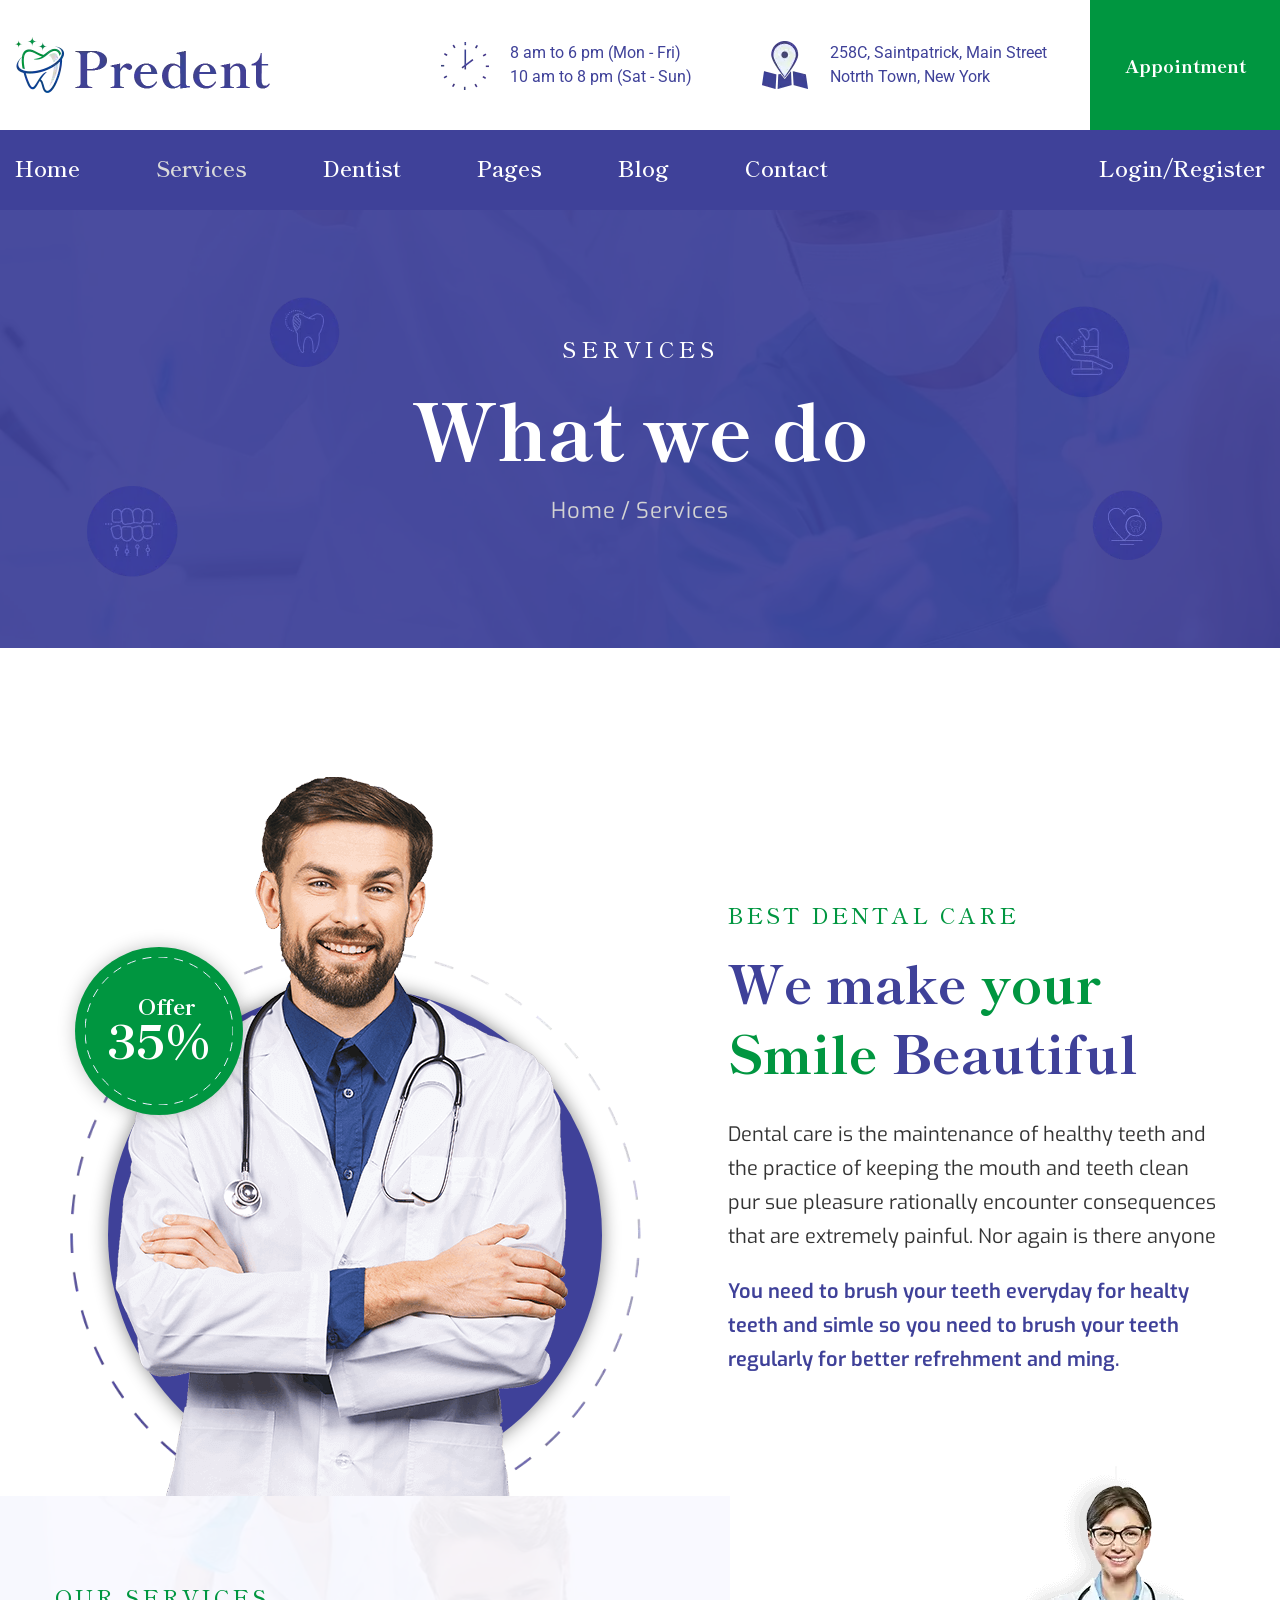
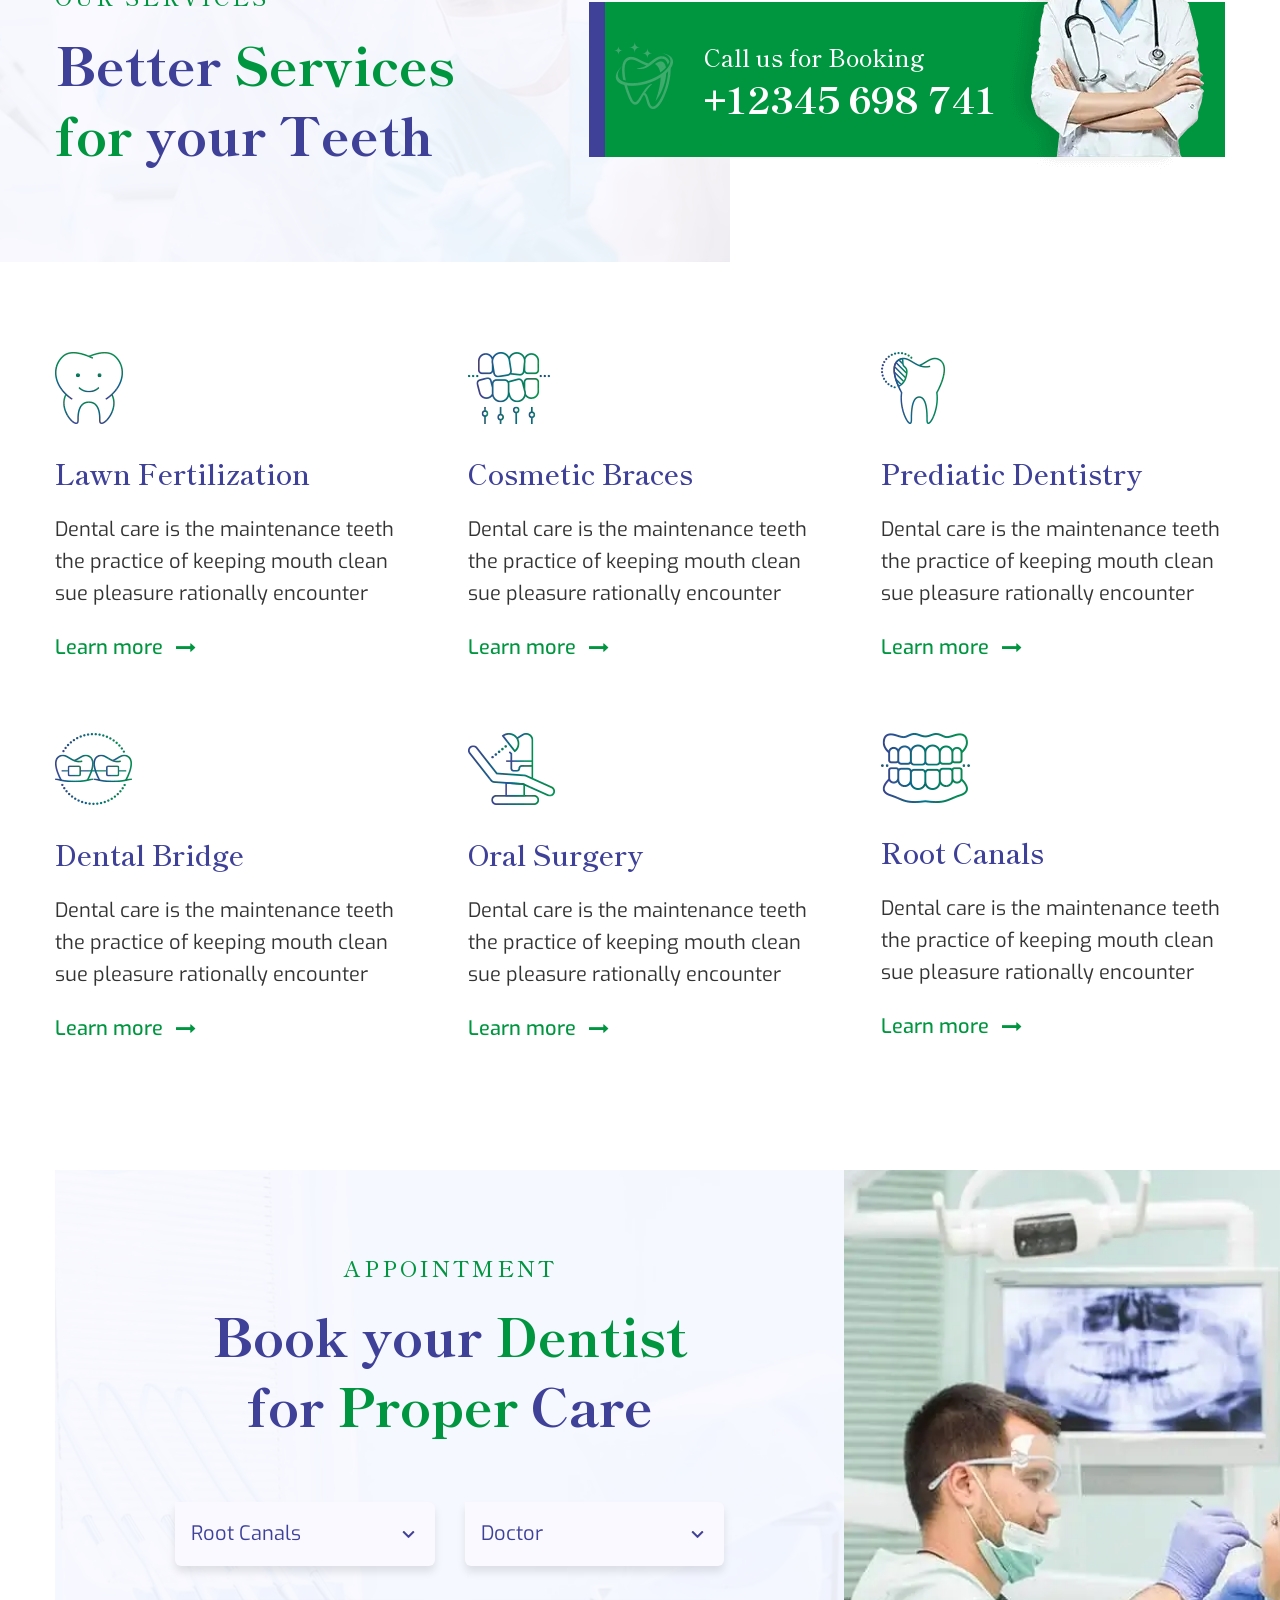
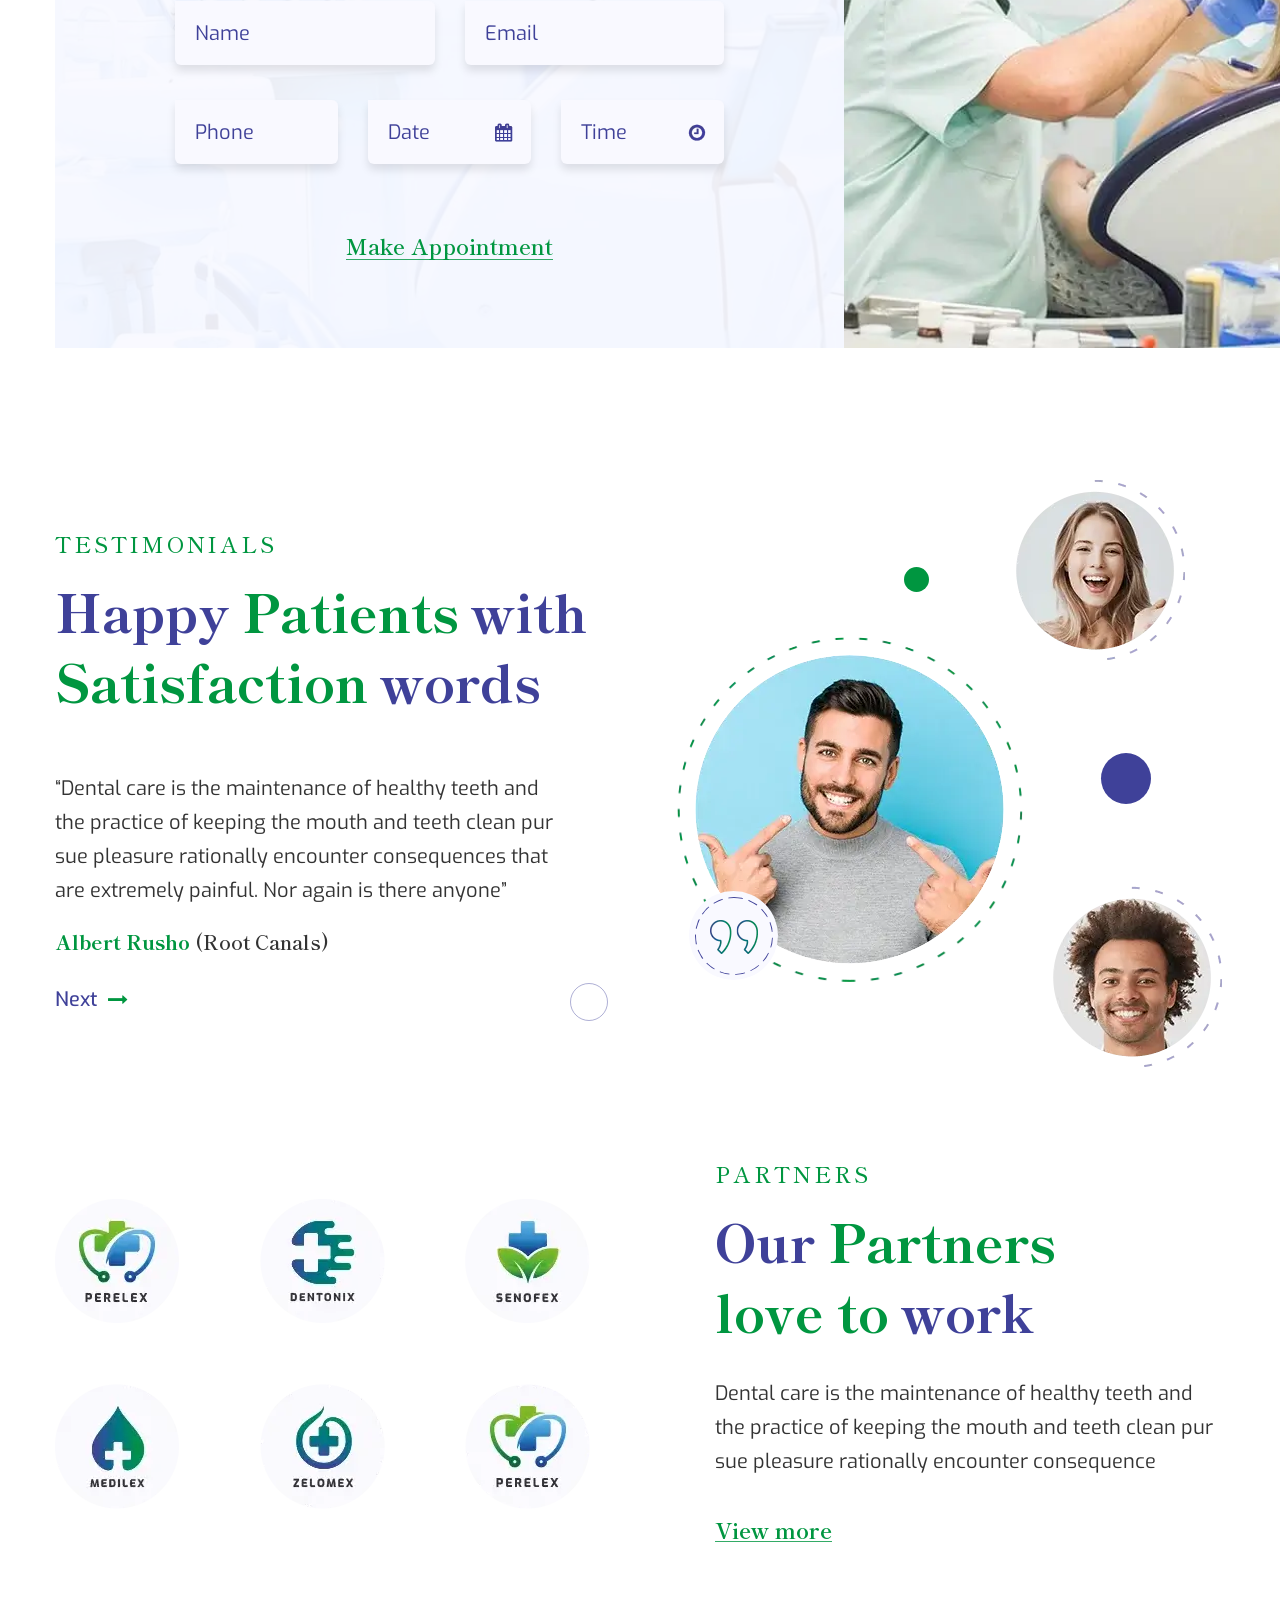
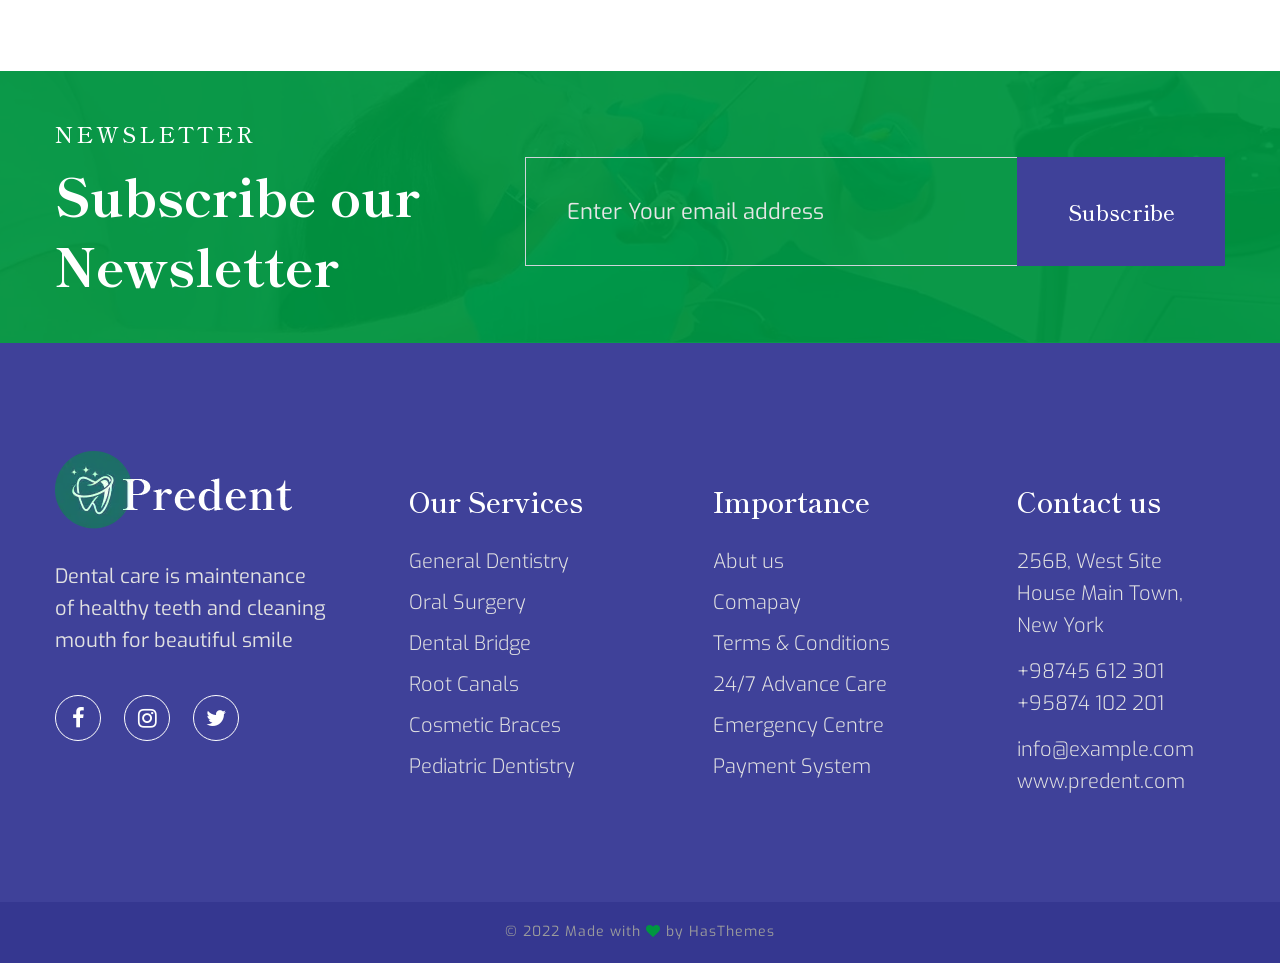
<file: services.html>
<!DOCTYPE html>
<html lang="en">

<head>
    <meta charset="utf-8">
    <meta http-equiv="X-UA-Compatible" content="IE=edge">
    <meta name="viewport" content="width=device-width, initial-scale=1.0" />

    <title>Services :: Predent – Dental Care HTML Template</title>

    <!--== Favicon ==-->
    <link rel="shortcut icon" href="assets/img/favicon.ico" type="image/x-icon" />

    <!--== Google Fonts ==-->
    <link rel="preconnect" href="https://fonts.googleapis.com">
    <link rel="preconnect" href="https://fonts.gstatic.com" crossorigin>
    <link href="https://fonts.googleapis.com/css2?family=Exo:wght@300;400;500;600;700;800&family=Roboto:wght@300&family=Shippori+Mincho:wght@500;600;700;800&display=swap" rel="stylesheet">

    <!--== Bootstrap CSS ==-->
    <link href="assets/css/bootstrap.min.css" rel="stylesheet" />
    <!--== Font Awesome Icon CSS ==-->
    <link href="assets/css/font-awesome.min.css" rel="stylesheet" />
    <!--== Datetimepicker CSS ==-->
    <link href="assets/css/jquery.datetimepicker.css" rel="stylesheet" />
    <!--== Swiper CSS ==-->
    <link href="assets/css/swiper.min.css" rel="stylesheet" />
    <!--== Fancybox Min CSS ==-->
    <link href="assets/css/fancybox.min.css" rel="stylesheet" />
    <!--== Aos Min CSS ==-->
    <link href="assets/css/aos.min.css" rel="stylesheet" />

    <!--== Main Style CSS ==-->
    <link href="assets/css/style.css" rel="stylesheet" />

    <!--[if lt IE 9]>
    <script src="//oss.maxcdn.com/html5shiv/3.7.2/html5shiv.min.js"></script>
    <script src="//oss.maxcdn.com/respond/1.4.2/respond.min.js"></script>
    <![endif]-->
</head>

<body>

<!--wrapper start-->
<div class="wrapper">

  <!--== Start Preloader Content ==-->
  <div class="preloader-wrap">
    <div class="preloader">
      <span class="dot"></span>
      <div class="dots">
        <span></span>
        <span></span>
        <span></span>
      </div>
    </div>
  </div>
  <!--== End Preloader Content ==-->

  <!--== Start Header Wrapper ==-->
  <header class="header-wrapper">
    <div class="header-top-area">
      <div class="header-top-align">
        <div class="header-top-align-left">
          <div class="header-logo-area">
            <a href="index.html">
              <img class="logo-main" src="assets/img/logo.webp" width="255" height="56" alt="Logo" />
              <img class="logo-light" src="assets/img/logo-light.webp" width="237" height="78" alt="Logo" />
            </a>
          </div>
        </div>
        <div class="header-top-align-right">
          <div class="header-info-items">
            <div class="info-items">
              <div class="inner-content">
                <div class="icon">
                  <img src="assets/img/icons/time1.webp" alt="Image-HasTech">
                </div>
                <div class="content">
                  <p>8 am to 6 pm (Mon - Fri)<br>10 am to 8 pm (Sat - Sun)</p>
                </div>
              </div>
            </div>
            <div class="info-items">
              <div class="inner-content">
                <div class="icon">
                  <img src="assets/img/icons/map.webp" alt="Image-HasTech">
                </div>
                <div class="content">
                  <p>258C, Saintpatrick, Main Street <br>Notrth Town, New York</p>
                </div>
              </div>
            </div>
          </div>
          <div class="header-appointment-button">
            <a class="appointment-btn" href="contact.html">Appointment</a>
          </div>
        </div>
      </div>
    </div>
    <div class="header-area sticky-header header-default">
      <div class="container">
        <div class="row no-gutter align-items-center position-relative">
          <div class="col-12">
            <div class="header-align">
              <button class="btn-menu" type="button" data-bs-toggle="offcanvas" data-bs-target="#AsideOffcanvasMenu" aria-controls="AsideOffcanvasMenu">
                <i class="fa fa-align-left"></i>
              </button>
              <div class="header-align-left">
                <div class="mobile-header-logo">
                  <a href="index.html">
                    <img class="logo-light" src="assets/img/logo-light.webp" alt="Logo" />
                  </a>
                </div>
                <div class="header-navigation-area">
                  <ul class="main-menu nav">
                    <li><a href="index.html"><span>Home</span></a></li>
                    <li class="has-submenu"><a href="#/"><span>Services</span></a>
                      <ul class="submenu-nav">
                        <li><a href="services.html">Services</a></li>
                        <li><a href="service-details.html">Service Details</a></li>
                      </ul>
                    </li>
                    <li class="has-submenu"><a href="#/"><span>Dentist</span></a>
                      <ul class="submenu-nav">
                        <li><a href="team.html">Dentist</a></li>
                        <li><a href="team-details.html">Dentist Details</a></li>
                      </ul>
                    </li>
                    <li class="has-submenu"><a href="#/"><span>Pages</span></a>
                      <ul class="submenu-nav">
                        <li class="has-submenu"><a href="#">About Us</a>
                          <ul class="submenu-nav">
                            <li><a href="about-us.html">About Us One</a></li>
                          </ul>
                        </li>
                      </ul>
                    </li>
                    <li class="has-submenu"><a href="#/"><span>Blog</span></a>
                      <ul class="submenu-nav submenu-nav-mega">
                        <li class="mega-menu-item"><a href="#/" class="mega-title">Blog Layout</a>
                          <ul>
                            <li><a href="blog.html">Blog Grid</a></li>
                            <li><a href="blog-left-sidebar.html">Blog Left Sidebar</a></li>
                            <li><a href="blog-right-sidebar.html">Blog Right Sidebar</a></li>
                          </ul>
                        </li>
                        <li class="mega-menu-item"><a href="#/" class="mega-title">Blog Single Layout</a>
                          <ul>
                            <li><a href="blog-details.html">Blog Details</a></li>
                            <li><a href="blog-details-left-sidebar.html">Blog Details Left Sidebar</a></li>
                            <li><a href="blog-details-right-sidebar.html">Blog Details Right Sidebar</a></li>
                          </ul>
                        </li>
                      </ul>
                    </li>
                    <li><a href="contact.html"><span>Contact</span></a></li>
                  </ul>
                </div>
              </div>
              <div class="header-align-right">
                <div class="header-action-area">
                  <a class="btn-login-menu" href="account-login.html">Login</a>
                  <span>/</span>
                  <a class="btn-register-menu" href="account-register.html">Register</a>
                </div>
              </div>
            </div>
          </div>
        </div>
      </div>
    </div>
  </header>
  <!--== End Header Wrapper ==-->
  
  <main class="main-content">
    <!--== Start Page Header Area Wrapper ==-->
    <div class="page-header-area" data-bg-img="assets/img/photos/bg3.webp">
      <div class="container pt--0 pb--0">
        <div class="row">
          <div class="col-12 text-center">
            <div class="page-header-content">
              <h3 class="sub-title" data-aos="fade-down" data-aos-duration="800">SERVICES</h3>
              <h2 class="title" data-aos="fade-down" data-aos-duration="1000">What we do</h2>
              <nav class="breadcrumb-area" data-aos="fade-down" data-aos-duration="1200">
                <ul class="breadcrumb">
                  <li><a href="index.html">Home</a></li>
                  <li class="breadcrumb-sep"> / </li>
                  <li>Services</li>
                </ul>
              </nav>
            </div>
          </div>
        </div>
      </div>
      <div class="page-header-layer-style">
        <div class="layer-style mousemove-layer" data-speed=".7"><img src="assets/img/icons/2.webp" alt="Image-HasTech"></div>
        <div class="layer-style2 mousemove-layer" data-speed=".2"><img src="assets/img/icons/3.webp" alt="Image-HasTech"></div>
        <div class="layer-style3 mousemove-layer" data-speed=".5"><img src="assets/img/icons/4.webp" alt="Image-HasTech"></div>
        <div class="layer-style4 mousemove-layer" data-speed=".3"><img src="assets/img/icons/5.webp" alt="Image-HasTech"></div>
      </div>
    </div>
    <!--== End Page Header Area Wrapper ==-->

    <!--== Start About Area Wrapper ==-->
    <section class="about-area about-service-area">
      <div class="container pb--0">
        <div class="about-content-style3">
          <div class="row">
            <div class="col-md-6">
              <div class="about-thumb">
                <img  data-aos="fade-right" src="assets/img/photos/about3.webp" width="455" height="719" alt="Image-HasTech">
                <div class="shape-one" data-aos="zoom-in"></div>
                <div class="offer-info" data-aos="zoom-in">
                  <div class="offer-info-content">
                    <h4 class="title">offer</h4>
                    <h3 class="offer-number">35%</h3>
                  </div>
                </div>
              </div>
            </div>
            <div class="col-md-6">
              <div class="about-content" data-aos="fade-up">
                <div class="section-title mb--0">
                  <h5 class="sub-title">BEST DENTAL CARE</h5>
                  <h2 class="title">We make <span>your Smile</span> Beautiful</h2>
                  <div class="desc">
                    <p>Dental care is the maintenance of healthy teeth and the practice of keeping the mouth and teeth clean pur sue pleasure rationally encounter consequences that are extremely painful. Nor again is there anyone</p>
                  </div>
                </div>
                <h4 class="note-info">You need to brush your teeth everyday for healty teeth and simle so you need to brush your teeth regularly for better refrehment and ming.</h4>
              </div>
            </div>
          </div>
        </div>
      </div>
    </section>
    <!--== End About Area Wrapper ==-->

    <!--== Start Divider Area Wrapper ==-->
    <div class="divider-area position-relative z-index-1">
      <div class="container pt--0 pb--0">
        <div class="row divider-style-wrap">
          <div class="col-md-5">
            <div class="divider-content" data-aos="fade-left">
              <div class="section-title mb--0">
                <h5 class="sub-title">OUR SERVICES</h5>
                <h2 class="title mb--0">Better <span>Services for</span> your Teeth</h2>
              </div>
            </div>
          </div>
          <div class="col-md-7">
            <div class="divider-content justify-content-end" data-aos="fade-right">
              <div class="emergency-call-info emergency-call-info-style2">
                <div class="icon-box">
                  <img class="icon-img" src="assets/img/icons/booking2.webp" alt="Image-HasTech">
                </div>
                <div class="content">
                  <h4 class="title">Call us for Booking</h4>
                  <h3 class="number">+12345 698 741</h3>
                </div>
                <div class="thumb">
                  <img src="assets/img/photos/call1.webp" width="204" height="332" alt="Image-HasTech">
                </div>
              </div>
            </div>
          </div>
        </div>
      </div>
      <div class="bg-layer-style" data-bg-img="assets/img/photos/bg1.webp"></div>
    </div>
    <!--== End Divider Area Wrapper ==-->

    <!--== Start Services Area Wrapper ==-->
    <section class="service-area service-inner-area">
      <div class="container">
        <div class="row">
          <div class="col-sm-6 col-lg-4">
            <!--== Start Services Box Item ==-->
            <div class="service-box service-box1" data-aos="fade-up">
              <div class="inner-content">
                <div class="icon">
                  <img src="assets/img/icons/s1.webp" width="68" height="72" alt="Image-HasTech">
                </div>
                <div class="content">
                  <h4 class="title"><a href="service-details.html">Lawn Fertilization</a></h4>
                  <p>Dental care is the maintenance teeth the practice of keeping mouth clean sue pleasure rationally encounter</p>
                  <a class="service-btn" href="service-details.html">Learn more</a>
                </div>
              </div>
            </div>
            <!--== End Services Box Item ==-->
          </div>
          <div class="col-sm-6 col-lg-4">
            <!--== Start Services Box Item ==-->
            <div class="service-box service-box2" data-aos="fade-up">
              <div class="inner-content">
                <div class="icon">
                  <img src="assets/img/icons/s2.webp" width="82" height="72" alt="Image-HasTech">
                </div>
                <div class="content">
                  <h4 class="title"><a href="service-details.html">Cosmetic Braces</a></h4>
                  <p>Dental care is the maintenance teeth the practice of keeping mouth clean sue pleasure rationally encounter</p>
                  <a class="service-btn" href="service-details.html">Learn more</a>
                </div>
              </div>
            </div>
            <!--== End Services Box Item ==-->
          </div>
          <div class="col-sm-6 col-lg-4">
            <!--== Start Services Box Item ==-->
            <div class="service-box service-box3" data-aos="fade-up">
              <div class="inner-content">
                <div class="icon">
                  <img src="assets/img/icons/s3.webp" width="64" height="72" alt="Image-HasTech">
                </div>
                <div class="content">
                  <h4 class="title"><a href="service-details.html">Prediatic Dentistry</a></h4>
                  <p>Dental care is the maintenance teeth the practice of keeping mouth clean sue pleasure rationally encounter</p>
                  <a class="service-btn" href="service-details.html">Learn more</a>
                </div>
              </div>
            </div>
            <!--== End Services Box Item ==-->
          </div>
          <div class="col-sm-6 col-lg-4">
            <!--== Start Services Box Item ==-->
            <div class="service-box service-box4" data-aos="fade-up" data-aos-delay="100">
              <div class="inner-content">
                <div class="icon">
                  <img src="assets/img/icons/s4.webp" width="77" height="72" alt="Image-HasTech">
                </div>
                <div class="content">
                  <h4 class="title"><a href="service-details.html">Dental Bridge</a></h4>
                  <p>Dental care is the maintenance teeth the practice of keeping mouth clean sue pleasure rationally encounter</p>
                  <a class="service-btn" href="service-details.html">Learn more</a>
                </div>
              </div>
            </div>
            <!--== End Services Box Item ==-->
          </div>
          <div class="col-sm-6 col-lg-4">
            <!--== Start Services Box Item ==-->
            <div class="service-box service-box5" data-aos="fade-up" data-aos-delay="100">
              <div class="inner-content">
                <div class="icon">
                  <img src="assets/img/icons/s5.webp" width="87" height="72" alt="Image-HasTech">
                </div>
                <div class="content">
                  <h4 class="title"><a href="service-details.html">Oral Surgery</a></h4>
                  <p>Dental care is the maintenance teeth the practice of keeping mouth clean sue pleasure rationally encounter</p>
                  <a class="service-btn" href="service-details.html">Learn more</a>
                </div>
              </div>
            </div>
            <!--== End Services Box Item ==-->
          </div>
          <div class="col-sm-6 col-lg-4">
            <!--== Start Services Box Item ==-->
            <div class="service-box service-box6" data-aos="fade-up" data-aos-delay="100">
              <div class="inner-content">
                <div class="icon">
                  <img src="assets/img/icons/s6.webp" width="89" height="70" alt="Image-HasTech">
                </div>
                <div class="content">
                  <h4 class="title"><a href="service-details.html">Root Canals</a></h4>
                  <p>Dental care is the maintenance teeth the practice of keeping mouth clean sue pleasure rationally encounter</p>
                  <a class="service-btn" href="service-details.html">Learn more</a>
                </div>
              </div>
            </div>
            <!--== End Services Box Item ==-->
          </div>
        </div>
      </div>
    </section>
    <!--== End Services Area Wrapper ==-->

    <!--== Star Appointment Area Wrapper ==-->
    <section class="appointment-area appointment-default-area">
      <div class="container pt--0 pb--0" data-aos="fade-up">
        <div class="row no-gutter">
          <div class="col-lg-8">
            <div class="appointment-form-wrap">
              <div class="column-left" data-bg-img="assets/img/photos/bg-con1.webp">
                <!--== Start Contact Form ==-->
                <div class="appointment-form">
                  <div class="section-title text-center">
                    <h5 class="sub-title">APPOINTMENT</h5>
                    <h2 class="title mb--0">Book your <span>Dentist</span> for <span>Proper</span> Care</h2>
                  </div>
                  <form action="#">
                    <div class="row row-gutter-30">
                      <div class="col-md-6">
                        <div class="form-group">
                          <select class="form-control form-select" aria-label="service select example">
                            <option selected>Root Canals</option>
                            <option value="1">Scaling</option>
                            <option value="2">Flavor</option>
                            <option value="3">Crown</option>
                          </select>
                        </div>
                      </div>
                      <div class="col-md-6">
                        <div class="form-group">
                          <select class="form-control form-select" aria-label="doctor name select example">
                            <option selected>Doctor</option>
                            <option value="1">Julia</option>
                            <option value="2">Thomas</option>
                            <option value="3">Rebeca</option>
                          </select>
                        </div>
                      </div>
                      <div class="col-md-6">
                        <div class="form-group">
                          <input class="form-control" type="text" name="con_name" placeholder="Name">
                        </div>
                      </div>
                      <div class="col-md-6">
                        <div class="form-group">
                          <input class="form-control" type="email" name="con_email" placeholder="Email">
                        </div>
                      </div>
                      <div class="col-md-4">
                        <div class="form-group">
                          <input class="form-control" type="text" name="con_phone" placeholder="Phone">
                        </div>
                      </div>
                      <div class="col-md-4">
                        <div class="form-group">
                          <input class="form-control form-date" type="text" id="datepicker" placeholder="Date">
                        </div>
                      </div>
                      <div class="col-md-4">
                        <div class="form-group">
                          <input class="form-control form-time timepicker" id="timepicker" type="text" placeholder="Time">
                        </div>
                      </div>
                      <div class="col-md-12">
                        <div class="form-group text-center mb--0">
                          <button class="btn-theme" type="submit">Make Appointment</button>
                        </div>
                      </div>
                    </div>
                  </form>
                </div>
                <!--== End Contact Form ==-->

              </div>
              <div class="column-right">
                <div class="thumb" data-bg-img="assets/img/photos/bg-con2.webp"></div>
              </div>
            </div>
          </div>
        </div>
      </div>
    </section>
    <!--== End Appointment Area Wrapper ==-->

    <!--== Start Testimonial Area Wrapper ==-->
    <section class="testimonial-area testimonial-service-area">
      <div class="container" data-aos="fade-up">
        <div class="row">
          <div class="col-md-6">
            <div class="testi-slider-content">
              <div class="section-title">
                <h5 class="sub-title">TESTIMONIALS</h5>
                <h2 class="title">Happy <span>Patients</span> with <span>Satisfaction</span> words</h2>
              </div>
              <div class="swiper-container testimonial-top">
                <div class="swiper-wrapper">
                  <div class="swiper-slide">
                    <!--== Start Testimonial Item ==-->
                    <div class="testimonial-item">
                      <div class="testi-inner-content">
                        <div class="testi-content">
                          <p>“Dental care is the maintenance of healthy teeth and the practice of keeping the mouth and teeth clean pur sue pleasure rationally encounter consequences that are extremely painful. Nor again is there anyone”</p>
                        </div>
                        <div class="testi-author">
                          <div class="testi-info">
                            <span class="name">Albert Rusho</span>
                            <span class="designation"> (Root Canals)</span>
                          </div>
                        </div>
                      </div>
                    </div>
                    <!--== End Testimonial Item ==-->
                  </div>
                  <div class="swiper-slide">
                    <!--== Start Testimonial Item ==-->
                    <div class="testimonial-item">
                      <div class="testi-inner-content">
                        <div class="testi-content">
                          <p>“Dental care is the maintenance of healthy teeth and the practice of keeping the mouth and teeth clean pur sue pleasure rationally encounter consequences that are extremely painful. Nor again is there anyone”</p>
                        </div>
                        <div class="testi-author">
                          <div class="testi-info">
                            <span class="name">David Costa</span>
                            <span class="designation"> (Root Canals)</span>
                          </div>
                        </div>
                      </div>
                    </div>
                    <!--== End Testimonial Item ==-->
                  </div>
                  <div class="swiper-slide">
                    <!--== Start Testimonial Item ==-->
                    <div class="testimonial-item">
                      <div class="testi-inner-content">
                        <div class="testi-content">
                          <p>“Dental care is the maintenance of healthy teeth and the practice of keeping the mouth and teeth clean pur sue pleasure rationally encounter consequences that are extremely painful. Nor again is there anyone”</p>
                        </div>
                        <div class="testi-author">
                          <div class="testi-info">
                            <span class="name">Julia Smith</span>
                            <span class="designation"> (Root Canals)</span>
                          </div>
                        </div>
                      </div>
                    </div>
                    <!--== End Testimonial Item ==-->
                  </div>
                </div>

                <!--== Add Swiper Arrows ==-->
                <div class="swiper-btn-wrap">
                  <div class="swiper-btn-prev"><i class="fa fa-long-arrow-left"></i><span>prev</span></div>
                  <div class="swiper-btn-next"><span>next</span><i class="fa fa-long-arrow-right"></i></div>
                </div>
              </div>
            </div>
          </div>
          <div class="col-md-6">
            <div class="testi-slider-thumb">
              <div class="swiper-container testimonial-thumbs">
                <div class="swiper-wrapper">
                  <div class="swiper-slide">
                    <!--== Start Testimonial Item ==-->
                    <div class="testimonial-item">
                      <div class="testi-inner-thumb">
                        <div class="testi-thumb">
                          <img src="assets/img/testimonial/1.webp" width="309" height="309" alt="Image-HasTech">
                          <div class="quote-icon">
                            <img src="assets/img/icons/quote.webp" alt="Image-HasTech">
                          </div>
                          <div class="shape"></div>
                        </div>
                      </div>
                    </div>
                    <!--== End Testimonial Item ==-->
                  </div>
                  <div class="swiper-slide">
                    <!--== Start Testimonial Item ==-->
                    <div class="testimonial-item">
                      <div class="testi-inner-thumb">
                        <div class="testi-thumb">
                          <img src="assets/img/testimonial/2.webp" width="309" height="309" alt="Image-HasTech">
                          <div class="quote-icon">
                            <img src="assets/img/icons/quote.webp" alt="Image-HasTech">
                          </div>
                          <div class="shape"></div>
                        </div>
                      </div>
                    </div>
                    <!--== End Testimonial Item ==-->
                  </div>
                  <div class="swiper-slide">
                    <!--== Start Testimonial Item ==-->
                    <div class="testimonial-item">
                      <div class="testi-inner-thumb">
                        <div class="testi-thumb">
                          <img src="assets/img/testimonial/3.webp" width="309" height="309" alt="Image-HasTech">
                          <div class="quote-icon">
                            <img src="assets/img/icons/quote.webp" alt="Image-HasTech">
                          </div>
                          <div class="shape"></div>
                        </div>
                      </div>
                    </div>
                    <!--== End Testimonial Item ==-->
                  </div>
                </div>
              </div>
              <div class="testi-thumb-shape" ><img src="assets/img/testimonial/s1.webp" width="170" height="182" alt="Image-HasTech"></div>
              <div class="testi-thumb-shape2"><img src="assets/img/testimonial/s2.webp" width="170" height="182" alt="Image-HasTech"></div>
              <div class="testi-thumb-shape3"></div>
              <div class="testi-thumb-shape4"></div>
              <div class="testi-thumb-shape5"></div>
            </div>
          </div>
        </div>
      </div>
    </section>
    <!--== End Testimonial Area Wrapper ==-->

    <!--== Start Brand Logo Area Wrapper ==-->
    <div class="brand-logo-area brand-logo-team-area">
      <div class="container pt--0">
        <div class="row brand-logo-style2">
          <div class="col-md-6" data-aos="fade-up">
            <div class="brand-logo2-content">
              <div class="grid-item text-center text-sm-start">
                <!--== Start Brand Logo Item ==-->
                <div class="brand-logo-item">
                  <img src="assets/img/brand-logo/6.webp" width="124" height="124" alt="Image-HasTech">
                </div>
                <!--== End Brand Logo Item ==-->
              </div>
              <div class="grid-item text-center">
                <!--== Start Brand Logo Item ==-->
                <div class="brand-logo-item">
                  <img src="assets/img/brand-logo/7.webp" width="125" height="124" alt="Image-HasTech">
                </div>
                <!--== End Brand Logo Item ==-->
              </div>
              <div class="grid-item text-center text-sm-end">
                <!--== Start Brand Logo Item ==-->
                <div class="brand-logo-item">
                  <img src="assets/img/brand-logo/8.webp" width="125" height="124" alt="Image-HasTech">
                </div>
                <!--== End Brand Logo Item ==-->
              </div>
              <div class="grid-item text-center text-sm-start">
                <!--== Start Brand Logo Item ==-->
                <div class="brand-logo-item">
                  <img src="assets/img/brand-logo/9.webp" width="124" height="125" alt="Image-HasTech">
                </div>
                <!--== End Brand Logo Item ==-->
              </div>
              <div class="grid-item text-center">
                <!--== Start Brand Logo Item ==-->
                <div class="brand-logo-item">
                  <img src="assets/img/brand-logo/10.webp" width="125" height="125" alt="Image-HasTech">
                </div>
                <!--== End Brand Logo Item ==-->
              </div>
              <div class="grid-item text-center text-sm-end">
                <!--== Start Brand Logo Item ==-->
                <div class="brand-logo-item">
                  <img src="assets/img/brand-logo/11.webp" width="125" height="125" alt="Image-HasTech">
                </div>
                <!--== End Brand Logo Item ==-->
              </div>
            </div>
          </div>
          <div class="col-md-6" data-aos="fade-up">
            <div class="info-content">
              <div class="section-title">
                <h5 class="sub-title">PARTNERS</h5>
                <h2 class="title">Our <span>Partners <br>love to</span> work</h2>
                <div class="desc">
                  <p>Dental care is the maintenance of healthy teeth and the practice of keeping the mouth and teeth clean pur sue pleasure rationally encounter consequence</p>
                </div>
              </div>
              <a class="th-btn-link" href="#/">View more</a>
            </div>
          </div>
        </div>
      </div>
    </div>
    <!--== End Brand Logo Area Wrapper ==-->

    <!--== Start News Letter Area Wrapper ==-->
    <div class="newsletter-area bg-overlay bg-overlay-theme-color bg-img z-index-1" data-aos="fade-up" data-bg-img="assets/img/photos/bg2.webp">
      <div class="container pt--0 pb--0">
        <div class="newsletter-content-wrap">
          <div class="row align-items-center">
            <div class="col-md-5">
              <div class="newsletter-content">
                <div class="section-title section-title-light mb--0">
                  <h5 class="sub-title">NEWSLETTER</h5>
                  <h2 class="title mb--0">Subscribe our Newsletter</h2>
                </div>
              </div>
            </div>
            <div class="col-md-7">
              <div class="newsletter-form">
                <form>
                  <input type="email" class="form-control" placeholder="Enter Your email address">
                  <button class="btn-submit" type="submit">Subscribe</button>
                </form>
              </div>
            </div>
          </div>
        </div>
      </div>
    </div>
    <!--== End News Letter Area Wrapper ==-->
  </main>

  <!--== Start Footer Area Wrapper ==-->
  <footer class="footer-area">
    <!--== Start Footer Main ==-->
    <div class="footer-main">
      <div class="container pt--0 pb--0">
        <div class="row no-gutter">
          <div class="col-sm-6 col-lg-3">
            <!--== Start widget Item ==-->
            <div class="widget-item">
              <div class="about-widget-wrap">
                <div class="widget-logo-area">
                  <a href="index.html">
                    <img class="logo-main" src="assets/img/logo-light.webp" width="237" height="78" alt="Logo" />
                  </a>
                </div>
                <p class="desc">Dental care is maintenance of healthy teeth and cleaning mouth for beautiful smile</p>
                <div class="social-icons">
                  <a href="#/"><i class="fa fa-facebook"></i></a>
                  <a href="#/"><i class="fa fa-instagram"></i></a>
                  <a href="#/"><i class="fa fa-twitter"></i></a>
                </div>
              </div>
            </div>
            <!--== End widget Item ==-->
          </div>
          <div class="col-sm-6 col-lg-3">
            <!--== Start widget Item ==-->
            <div class="widget-item widget-menu">
              <h4 class="widget-title">Our Services</h4>
              <div class="widget-menu-wrap">
                <ul class="nav-menu">
                  <li><a href="services.html">General Dentistry</a></li>
                  <li><a href="services.html">Oral Surgery</a></li>
                  <li><a href="services.html">Dental Bridge</a></li>
                  <li><a href="services.html">Root Canals</a></li>
                  <li><a href="services.html">Cosmetic Braces</a></li>
                  <li><a href="services.html">Pediatric Dentistry</a></li>
                </ul>
              </div>
            </div>
            <!--== End widget Item ==-->
          </div>
          <div class="col-sm-6 col-lg-3">
            <!--== Start widget Item ==-->
            <div class="widget-item widget-menu2">
              <h4 class="widget-title">Importance</h4>
              <div class="widget-menu-wrap">
                <ul class="nav-menu">
                  <li><a href="about-us.html">Abut us</a></li>
                  <li><a href="about-us.html">Comapay</a></li>
                  <li><a href="about-us.html">Terms & Conditions</a></li>
                  <li><a href="contact.html">24/7 Advance Care</a></li>
                  <li><a href="services.html">Emergency Centre</a></li>
                  <li><a href="contact.html">Payment System</a></li>
                </ul>
              </div>
            </div>
            <!--== End widget Item ==-->
          </div>
          <div class="col-sm-6 col-lg-3">
            <!--== Start widget Item ==-->
            <div class="widget-item widget-contact">
              <h4 class="widget-title">Contact us</h4>
              <div class="widget-contact-wrap">
                <ul>
                  <li>256B, West Site House Main Town, New York</li>
                  <li><a href="tel:+98745612301">+98745 612 301</a><br><a href="tel:+95874102201">+95874 102 201</a></li>
                  <li><a href="mailto:info@example.com">info@example.com</a><br><a href="mailto:www.predent.com">www.predent.com</a></li>
                </ul>
              </div>
            </div>
            <!--== End widget Item ==-->
          </div>
        </div>
      </div>
    </div>
    <!--== End Footer Main ==-->

    <!--== Start Footer Bottom ==-->
    <div class="footer-bottom">
      <div class="container pt--0 pb--0">
        <div class="row">
          <div class="col-12">
            <p class="copyright">© 2022 Made with <i class="fa fa-heart"></i> by <a target="_blank" href="https://www.hasthemes.com"> HasThemes</a></p>
          </div>
        </div>
      </div>
    </div>
    <!--== End Footer Bottom ==-->
  </footer>
  <!--== End Footer Area Wrapper ==-->

  <!--== Scroll Top Button ==-->
  <div id="scroll-to-top" class="scroll-to-top"><span class="fa fa-angle-up"></span></div>

  <!--== Start Aside Menu ==-->
  <aside class="off-canvas-wrapper offcanvas offcanvas-start" tabindex="-1" id="AsideOffcanvasMenu" aria-labelledby="offcanvasExampleLabel">
    <div class="offcanvas-header">
      <h1 class="d-none" id="offcanvasExampleLabel">Aside Menu</h1>
      <button class="btn-menu-close" data-bs-dismiss="offcanvas" aria-label="Close">menu <i class="fa fa-chevron-left"></i></button>
    </div>
    <div class="offcanvas-body">
      <!-- Mobile Menu Start -->
      <div class="mobile-menu-items">
        <ul class="nav-menu">
          <li><a href="index.html">Home</a></li>
          <li><a href="#">Services</a>
            <ul class="sub-menu">
              <li><a href="services.html">Services</a></li>
              <li><a href="service-details.html">Service Details</a></li>
            </ul>
          </li>
          <li><a href="#">Dentist</a>
            <ul class="sub-menu">
              <li><a href="team.html">Dentist</a></li>
              <li><a href="team-details.html">Dentist Details</a></li>
            </ul>
          </li>
          <li><a href="#">Pages</a>
            <ul class="sub-menu">
              <li><a href="#">About Us</a>
                <ul class="sub-menu">
                  <li><a href="about-us.html">About Us One</a></li>
                </ul>
              </li>
            </ul>
          </li>
          <li><a href="#">Blog</a>
            <ul class="sub-menu">
              <li><a href="#" class="mega-title">Blog Layout</a>
                <ul class="sub-menu">
                  <li><a href="blog.html">Blog Grid</a></li>
                  <li><a href="blog-left-sidebar.html">Blog Left Sidebar</a></li>
                  <li><a href="blog-right-sidebar.html">Blog Right Sidebar</a></li>
                </ul>
              </li>
              <li><a href="#" class="mega-title">Blog Single Layout</a>
                <ul class="sub-menu">
                  <li><a href="blog-details.html">Blog Details</a></li>
                  <li><a href="blog-details-left-sidebar.html">Blog Details Left Sidebar</a></li>
                  <li><a href="blog-details-right-sidebar.html">Blog Details Right Sidebar</a></li>
                </ul>
              </li>
            </ul>
          </li>
          <li><a href="contact.html">Contact</a></li>
        </ul>
      </div>
      <!-- Mobile Menu End -->
      <div class="mobile-menu-info">
        <div class="info-item">
          <div class="icon">
            <img src="assets/img/icons/time1.webp" alt="Image-HasTech">
          </div>
          <div class="content">
            <p>8 am to 6 pm (Mon - Fri)<br>10 am to 8 pm (Sat - Sun)</p>
          </div>
        </div>
        <div class="info-item">
          <div class="icon">
            <img src="assets/img/icons/map.webp" alt="Image-HasTech">
          </div>
          <div class="content">
            <p>258C, Saintpatrick, Main Street Notrth Town, New York</p>
          </div>
        </div>
      </div>
      <a class="mobile-menu-btn" href="contact.html">Appointment</a>
      <div class="mobile-menu-action">
        <a class="btn-login-menu" href="account-login.html">Login</a>
        <span>/</span>
        <a class="btn-register-menu" href="account-register.html">Register</a>
      </div>
    </div>
  </aside>
  <!--== End Aside Menu ==-->
</div>

<!--=======================Javascript============================-->

<!--=== jQuery Modernizr Min Js ===-->
<script src="assets/js/modernizr-3.5.0.js"></script>
<!--=== jQuery Min Js ===-->
<script src="assets/js/jquery-3.6.0-main.js"></script>
<!--=== jQuery Migration Min Js ===-->
<script src="assets/js/jquery-3.3.2-migrate.js"></script>
<!--=== jQuery Bootstrap Min Js ===-->
<script src="assets/js/bootstrap.bundle.min.js"></script>
<!--=== jQuery Swiper Min Js ===-->
<script src="assets/js/swiper.min.js"></script>
<!--=== jQuery Fancybox Min Js ===-->
<script src="assets/js/fancybox.min.js"></script>
<!--=== jQuery Waypoint Js ===-->
<script src="assets/js/waypoint-4.0.1.js"></script>
<!--=== jQuery Aos Min Js ===-->
<script src="assets/js/aos.min.js"></script>
<!--=== jQuery Counterup Min Js ===-->
<script src="assets/js/counterup.js"></script>
<!--=== jQuery Datetimepicker Min Js ===-->
<script src="assets/js/jquery.datetimepicker.min.js"></script>

<!--=== jQuery Custom Js ===-->
<script src="assets/js/custom.js"></script>

</body>

</html>
</file>
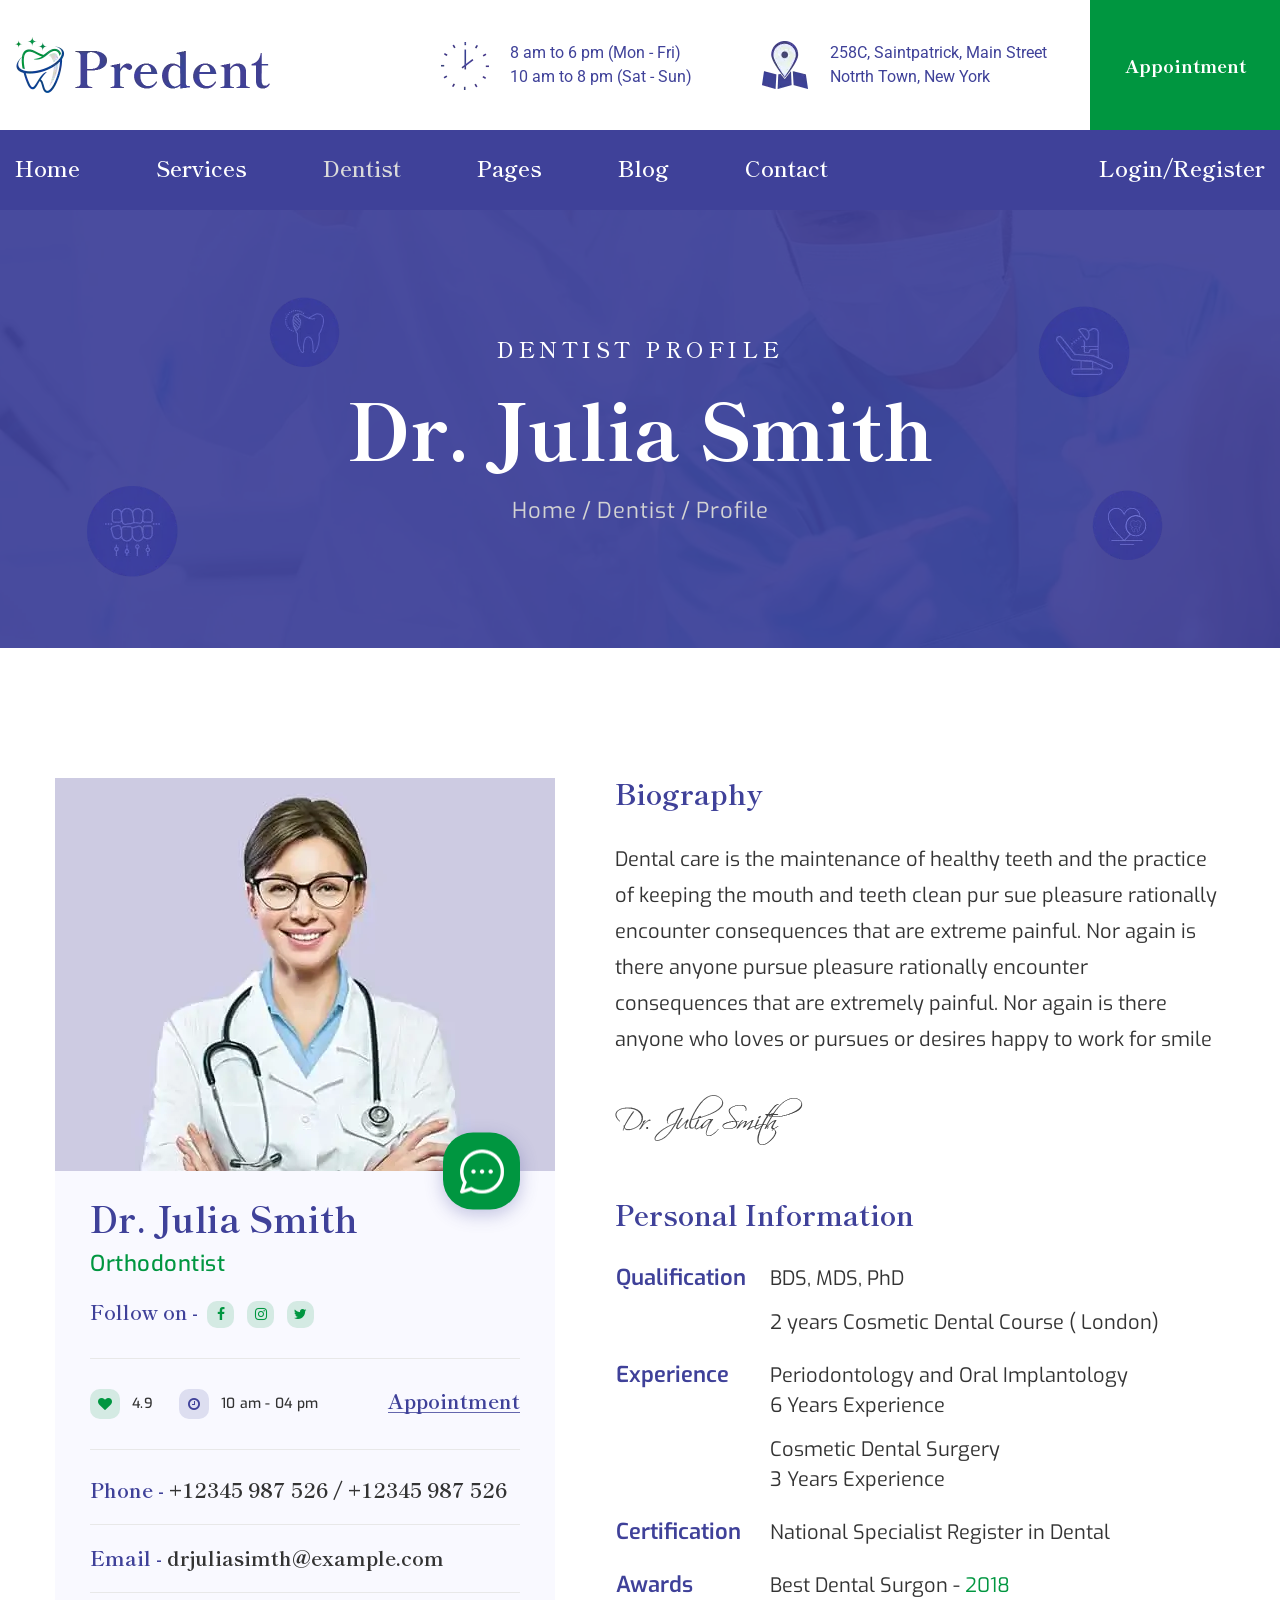
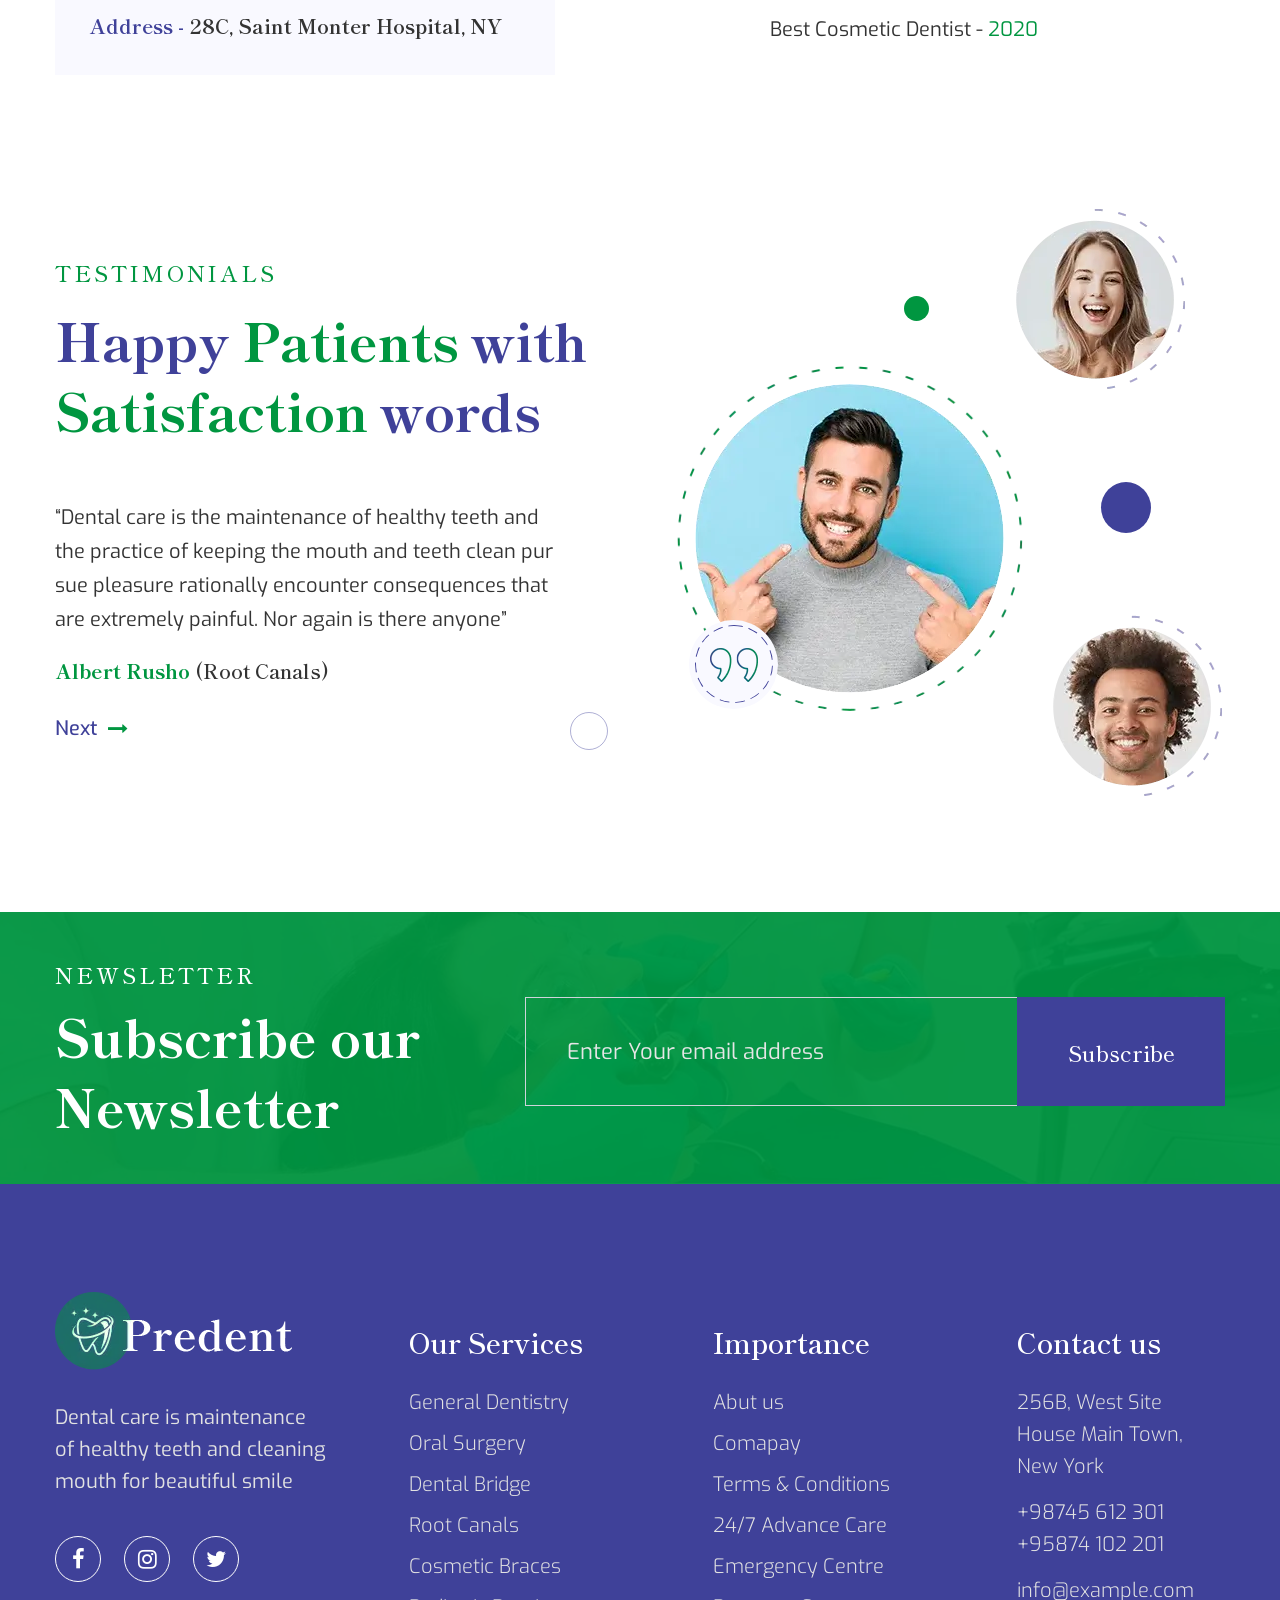
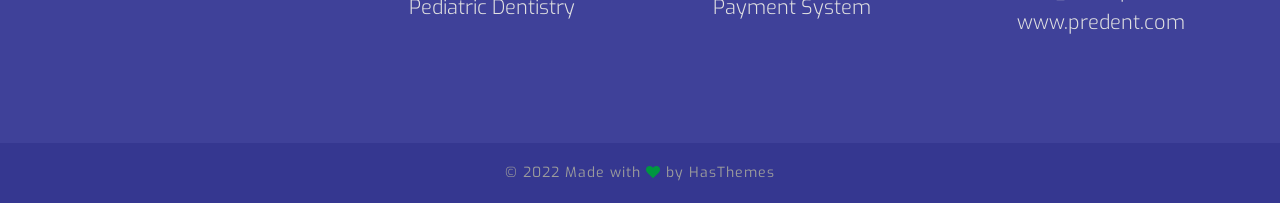
<file: team-details.html>
<!DOCTYPE html>
<html lang="en">

<head>
    <meta charset="utf-8">
    <meta http-equiv="X-UA-Compatible" content="IE=edge">
    <meta name="viewport" content="width=device-width, initial-scale=1.0" />

    <title>Team Details :: Predent – Dental Care HTML Template</title>

    <!--== Favicon ==-->
    <link rel="shortcut icon" href="assets/img/favicon.ico" type="image/x-icon" />

    <!--== Google Fonts ==-->
    <link rel="preconnect" href="https://fonts.googleapis.com">
    <link rel="preconnect" href="https://fonts.gstatic.com" crossorigin>
    <link href="https://fonts.googleapis.com/css2?family=Exo:wght@300;400;500;600;700;800&family=Roboto:wght@300&family=Shippori+Mincho:wght@500;600;700;800&display=swap" rel="stylesheet">

    <!--== Bootstrap CSS ==-->
    <link href="assets/css/bootstrap.min.css" rel="stylesheet" />
    <!--== Font Awesome Icon CSS ==-->
    <link href="assets/css/font-awesome.min.css" rel="stylesheet" />
    <!--== Datetimepicker CSS ==-->
    <link href="assets/css/jquery.datetimepicker.css" rel="stylesheet" />
    <!--== Swiper CSS ==-->
    <link href="assets/css/swiper.min.css" rel="stylesheet" />
    <!--== Fancybox Min CSS ==-->
    <link href="assets/css/fancybox.min.css" rel="stylesheet" />
    <!--== Aos Min CSS ==-->
    <link href="assets/css/aos.min.css" rel="stylesheet" />

    <!--== Main Style CSS ==-->
    <link href="assets/css/style.css" rel="stylesheet" />

    <!--[if lt IE 9]>
    <script src="//oss.maxcdn.com/html5shiv/3.7.2/html5shiv.min.js"></script>
    <script src="//oss.maxcdn.com/respond/1.4.2/respond.min.js"></script>
    <![endif]-->
</head>

<body>

<!--wrapper start-->
<div class="wrapper">

  <!--== Start Preloader Content ==-->
  <div class="preloader-wrap">
    <div class="preloader">
      <span class="dot"></span>
      <div class="dots">
        <span></span>
        <span></span>
        <span></span>
      </div>
    </div>
  </div>
  <!--== End Preloader Content ==-->

  <!--== Start Header Wrapper ==-->
  <header class="header-wrapper">
    <div class="header-top-area">
      <div class="header-top-align">
        <div class="header-top-align-left">
          <div class="header-logo-area">
            <a href="index.html">
              <img class="logo-main" src="assets/img/logo.webp" width="255" height="56" alt="Logo" />
              <img class="logo-light" src="assets/img/logo-light.webp" width="237" height="78" alt="Logo" />
            </a>
          </div>
        </div>
        <div class="header-top-align-right">
          <div class="header-info-items">
            <div class="info-items">
              <div class="inner-content">
                <div class="icon">
                  <img src="assets/img/icons/time1.webp" alt="Image-HasTech">
                </div>
                <div class="content">
                  <p>8 am to 6 pm (Mon - Fri)<br>10 am to 8 pm (Sat - Sun)</p>
                </div>
              </div>
            </div>
            <div class="info-items">
              <div class="inner-content">
                <div class="icon">
                  <img src="assets/img/icons/map.webp" alt="Image-HasTech">
                </div>
                <div class="content">
                  <p>258C, Saintpatrick, Main Street <br>Notrth Town, New York</p>
                </div>
              </div>
            </div>
          </div>
          <div class="header-appointment-button">
            <a class="appointment-btn" href="contact.html">Appointment</a>
          </div>
        </div>
      </div>
    </div>
    <div class="header-area sticky-header header-default">
      <div class="container">
        <div class="row no-gutter align-items-center position-relative">
          <div class="col-12">
            <div class="header-align">
              <button class="btn-menu" type="button" data-bs-toggle="offcanvas" data-bs-target="#AsideOffcanvasMenu" aria-controls="AsideOffcanvasMenu">
                <i class="fa fa-align-left"></i>
              </button>
              <div class="header-align-left">
                <div class="mobile-header-logo">
                  <a href="index.html">
                    <img class="logo-light" src="assets/img/logo-light.webp" alt="Logo" />
                  </a>
                </div>
                <div class="header-navigation-area">
                  <ul class="main-menu nav">
                    <li><a href="index.html"><span>Home</span></a></li>
                    <li class="has-submenu"><a href="#/"><span>Services</span></a>
                      <ul class="submenu-nav">
                        <li><a href="services.html">Services</a></li>
                        <li><a href="service-details.html">Service Details</a></li>
                      </ul>
                    </li>
                    <li class="has-submenu"><a href="#/"><span>Dentist</span></a>
                      <ul class="submenu-nav">
                        <li><a href="team.html">Dentist</a></li>
                        <li><a href="team-details.html">Dentist Details</a></li>
                      </ul>
                    </li>
                    <li class="has-submenu"><a href="#/"><span>Pages</span></a>
                      <ul class="submenu-nav">
                        <li class="has-submenu"><a href="#">About Us</a>
                          <ul class="submenu-nav">
                            <li><a href="about-us.html">About Us One</a></li>
                          </ul>
                        </li>
                      </ul>
                    </li>
                    <li class="has-submenu"><a href="#/"><span>Blog</span></a>
                      <ul class="submenu-nav submenu-nav-mega">
                        <li class="mega-menu-item"><a href="#/" class="mega-title">Blog Layout</a>
                          <ul>
                            <li><a href="blog.html">Blog Grid</a></li>
                            <li><a href="blog-left-sidebar.html">Blog Left Sidebar</a></li>
                            <li><a href="blog-right-sidebar.html">Blog Right Sidebar</a></li>
                          </ul>
                        </li>
                        <li class="mega-menu-item"><a href="#/" class="mega-title">Blog Single Layout</a>
                          <ul>
                            <li><a href="blog-details.html">Blog Details</a></li>
                            <li><a href="blog-details-left-sidebar.html">Blog Details Left Sidebar</a></li>
                            <li><a href="blog-details-right-sidebar.html">Blog Details Right Sidebar</a></li>
                          </ul>
                        </li>
                      </ul>
                    </li>
                    <li><a href="contact.html"><span>Contact</span></a></li>
                  </ul>
                </div>
              </div>
              <div class="header-align-right">
                <div class="header-action-area">
                  <a class="btn-login-menu" href="account-login.html">Login</a>
                  <span>/</span>
                  <a class="btn-register-menu" href="account-register.html">Register</a>
                </div>
              </div>
            </div>
          </div>
        </div>
      </div>
    </div>
  </header>
  <!--== End Header Wrapper ==-->
  
  <main class="main-content">
    <!--== Start Page Header Area Wrapper ==-->
    <div class="page-header-area" data-bg-img="assets/img/photos/bg3.webp">
      <div class="container pt--0 pb--0">
        <div class="row">
          <div class="col-12 text-center">
            <div class="page-header-content">
              <h3 class="sub-title" data-aos="fade-down" data-aos-duration="800">DENTIST PROFILE</h3>
              <h2 class="title" data-aos="fade-down" data-aos-duration="1000">Dr. Julia Smith</h2>
              <nav class="breadcrumb-area" data-aos="fade-down" data-aos-duration="1200">
                <ul class="breadcrumb">
                  <li><a href="index.html">Home</a></li>
                  <li class="breadcrumb-sep"> / </li>
                  <li><a href="team.html">Dentist</a></li>
                  <li class="breadcrumb-sep"> / </li>
                  <li>Profile</li>
                </ul>
              </nav>
            </div>
          </div>
        </div>
      </div>
      <div class="page-header-layer-style">
        <div class="layer-style mousemove-layer" data-speed=".7"><img src="assets/img/icons/2.webp" alt="Image-HasTech"></div>
        <div class="layer-style2 mousemove-layer" data-speed=".2"><img src="assets/img/icons/3.webp" alt="Image-HasTech"></div>
        <div class="layer-style3 mousemove-layer" data-speed=".5"><img src="assets/img/icons/4.webp" alt="Image-HasTech"></div>
        <div class="layer-style4 mousemove-layer" data-speed=".3"><img src="assets/img/icons/5.webp" alt="Image-HasTech"></div>
      </div>
    </div>
    <!--== End Page Header Area Wrapper ==-->

    <!--== Start Team Details Area Wrapper ==-->
    <section class="team-area team-details-area">
      <div class="container">
        <div class="row">
          <div class="col-lg-5">
            <!--== Start Team Item ==-->
            <div class="team-details-item">
              <div class="inner-content">
                <div class="thumb">
                  <img src="assets/img/team/details1.webp" width="500" height="393" alt="Image-HasTech">
                </div>
                <div class="content">
                  <div class="staff-info">
                    <h4 class="title">Dr. Julia Smith</h4>
                    <h5 class="sub-title">Orthodontist</h5>
                    <div class="social-icons">
                      <span>Follow on -</span>
                      <a href="#/"><i class="fa fa-facebook"></i></a>
                      <a href="#/"><i class="fa fa-instagram"></i></a>
                      <a href="#/"><i class="fa fa-twitter"></i></a>
                    </div>
                  </div>
                  <div class="meta-content">
                    <div class="meta-info">
                      <div class="meta-rating">
                        <i class="fa fa-heart"></i>
                        <span>4.9</span>
                      </div>
                      <div class="meta-time">
                        <i class="fa fa-clock-o"></i>
                        <span>10 am - 04 pm</span>
                      </div>
                    </div>
                    <a class="appoint-btn" href="contact.html">Appointment</a>
                  </div>
                  <div class="contact-info">
                    <ul>
                      <li><span class="title">Phone - </span><a href="tel:+12345987526">+12345 987 526</a> / <a href="tel:+12345987526">+12345 987 526</a></li>
                      <li><span class="title">Email - </span><a href="mailto:drjuliasimth@example.com">drjuliasimth@example.com</a></li>
                      <li><span class="title">Address - </span><span class="address">28C, Saint Monter Hospital, NY</span></li>
                    </ul>
                  </div>
                  <a class="chat-btn" href="#/"><img src="assets/img/icons/chat2.webp" alt="Image-HasTech"></a>
                </div>
              </div>
            </div>
            <!--== End Team Item ==-->
          </div>
          <div class="col-lg-7">
            <div class="team-details-content">
              <div class="content">
                <h4 class="title">Biography</h4>
                <p>Dental care is the maintenance of healthy teeth and the practice of keeping the mouth and teeth clean pur sue pleasure rationally encounter consequences that are extreme painful. Nor again is there anyone pursue pleasure rationally encounter consequences that are extremely painful. Nor again is there anyone who loves or pursues or desires happy to work for smile</p>
                <img class="signature" src="assets/img/icons/signature1.webp" alt="Image-HasTech">
              </div>
              <div class="personal-information">
                <h4 class="title">Personal Information</h4>
                <div class="personal-info">
                  <table>
                    <tbody>
                      <tr class="qualification">
                        <td class="table-title">Qualification</td>
                        <td>
                          <span class="text">BDS, MDS, PhD</span>
                          <span class="text">2 years Cosmetic Dental Course ( London)</span>
                        </td>
                      </tr>
                      <tr class="experience">
                        <td class="table-title">Experience</td>
                        <td>
                          <span class="text">Periodontology and Oral Implantology <br>6 Years Experience</span>
                          <span class="text">Cosmetic Dental Surgery <br>3 Years Experience</span>
                        </td>
                      </tr>
                      <tr class="certification">
                        <td class="table-title">Certification</td>
                        <td>
                          <span class="text">National Specialist Register in Dental</span>
                        </td>
                      </tr>
                      <tr class="awards">
                        <td class="table-title">Awards</td>
                        <td>
                          <span class="text">Best Dental Surgon - <a href="#">2018</a></span>
                          <span class="text">Best Cosmetic Dentist - <a href="#">2020</a></span>
                        </td>
                      </tr>
                    </tbody>
                  </table>
                </div>
              </div>
            </div>
          </div>
        </div>
      </div>
    </section>
    <!--== End Team Details Area Wrapper ==-->

    <!--== Start Testimonial Area Wrapper ==-->
    <section class="testimonial-area testimonial-default-area">
      <div class="container" data-aos="fade-up">
        <div class="row">
          <div class="col-md-6">
            <div class="testi-slider-content">
              <div class="section-title">
                <h5 class="sub-title">TESTIMONIALS</h5>
                <h2 class="title">Happy <span>Patients</span> with <span>Satisfaction</span> words</h2>
              </div>
              <div class="swiper-container testimonial-top">
                <div class="swiper-wrapper">
                  <div class="swiper-slide">
                    <!--== Start Testimonial Item ==-->
                    <div class="testimonial-item">
                      <div class="testi-inner-content">
                        <div class="testi-content">
                          <p>“Dental care is the maintenance of healthy teeth and the practice of keeping the mouth and teeth clean pur sue pleasure rationally encounter consequences that are extremely painful. Nor again is there anyone”</p>
                        </div>
                        <div class="testi-author">
                          <div class="testi-info">
                            <span class="name">Albert Rusho</span>
                            <span class="designation"> (Root Canals)</span>
                          </div>
                        </div>
                      </div>
                    </div>
                    <!--== End Testimonial Item ==-->
                  </div>
                  <div class="swiper-slide">
                    <!--== Start Testimonial Item ==-->
                    <div class="testimonial-item">
                      <div class="testi-inner-content">
                        <div class="testi-content">
                          <p>“Dental care is the maintenance of healthy teeth and the practice of keeping the mouth and teeth clean pur sue pleasure rationally encounter consequences that are extremely painful. Nor again is there anyone”</p>
                        </div>
                        <div class="testi-author">
                          <div class="testi-info">
                            <span class="name">David Costa</span>
                            <span class="designation"> (Root Canals)</span>
                          </div>
                        </div>
                      </div>
                    </div>
                    <!--== End Testimonial Item ==-->
                  </div>
                  <div class="swiper-slide">
                    <!--== Start Testimonial Item ==-->
                    <div class="testimonial-item">
                      <div class="testi-inner-content">
                        <div class="testi-content">
                          <p>“Dental care is the maintenance of healthy teeth and the practice of keeping the mouth and teeth clean pur sue pleasure rationally encounter consequences that are extremely painful. Nor again is there anyone”</p>
                        </div>
                        <div class="testi-author">
                          <div class="testi-info">
                            <span class="name">Julia Smith</span>
                            <span class="designation"> (Root Canals)</span>
                          </div>
                        </div>
                      </div>
                    </div>
                    <!--== End Testimonial Item ==-->
                  </div>
                </div>

                <!--== Add Swiper Arrows ==-->
                <div class="swiper-btn-wrap">
                  <div class="swiper-btn-prev"><i class="fa fa-long-arrow-left"></i><span>prev</span></div>
                  <div class="swiper-btn-next"><span>next</span><i class="fa fa-long-arrow-right"></i></div>
                </div>
              </div>
            </div>
          </div>
          <div class="col-md-6">
            <div class="testi-slider-thumb">
              <div class="swiper-container testimonial-thumbs">
                <div class="swiper-wrapper">
                  <div class="swiper-slide">
                    <!--== Start Testimonial Item ==-->
                    <div class="testimonial-item">
                      <div class="testi-inner-thumb">
                        <div class="testi-thumb">
                          <img src="assets/img/testimonial/1.webp" width="309" height="309" alt="Image-HasTech">
                          <div class="quote-icon">
                            <img src="assets/img/icons/quote.webp" alt="Image-HasTech">
                          </div>
                          <div class="shape"></div>
                        </div>
                      </div>
                    </div>
                    <!--== End Testimonial Item ==-->
                  </div>
                  <div class="swiper-slide">
                    <!--== Start Testimonial Item ==-->
                    <div class="testimonial-item">
                      <div class="testi-inner-thumb">
                        <div class="testi-thumb">
                          <img src="assets/img/testimonial/2.webp" width="309" height="309" alt="Image-HasTech">
                          <div class="quote-icon">
                            <img src="assets/img/icons/quote.webp" alt="Image-HasTech">
                          </div>
                          <div class="shape"></div>
                        </div>
                      </div>
                    </div>
                    <!--== End Testimonial Item ==-->
                  </div>
                  <div class="swiper-slide">
                    <!--== Start Testimonial Item ==-->
                    <div class="testimonial-item">
                      <div class="testi-inner-thumb">
                        <div class="testi-thumb">
                          <img src="assets/img/testimonial/3.webp" alt="Image-HasTech">
                          <div class="quote-icon">
                            <img src="assets/img/icons/quote.webp" width="309" height="309" alt="Image-HasTech">
                          </div>
                          <div class="shape"></div>
                        </div>
                      </div>
                    </div>
                    <!--== End Testimonial Item ==-->
                  </div>
                </div>
              </div>
              <div class="testi-thumb-shape" ><img src="assets/img/testimonial/s1.webp" width="170" height="182" alt="Image-HasTech"></div>
              <div class="testi-thumb-shape2"><img src="assets/img/testimonial/s2.webp" width="170" height="182" alt="Image-HasTech"></div>
              <div class="testi-thumb-shape3"></div>
              <div class="testi-thumb-shape4"></div>
              <div class="testi-thumb-shape5"></div>
            </div>
          </div>
        </div>
      </div>
    </section>
    <!--== End Testimonial Area Wrapper ==-->

    <!--== Start News Letter Area Wrapper ==-->
    <section class="newsletter-area bg-overlay bg-overlay-theme-color bg-img z-index-1" data-aos="fade-up" data-bg-img="assets/img/photos/bg2.webp">
      <div class="container pt--0 pb--0">
        <div class="newsletter-content-wrap">
          <div class="row align-items-center">
            <div class="col-md-5">
              <div class="newsletter-content">
                <div class="section-title section-title-light mb--0">
                  <h5 class="sub-title">NEWSLETTER</h5>
                  <h2 class="title mb--0">Subscribe our Newsletter</h2>
                </div>
              </div>
            </div>
            <div class="col-md-7">
              <div class="newsletter-form">
                <form>
                  <input type="email" class="form-control" placeholder="Enter Your email address">
                  <button class="btn-submit" type="submit">Subscribe</button>
                </form>
              </div>
            </div>
          </div>
        </div>
      </div>
    </section>
    <!--== End News Letter Area Wrapper ==-->
  </main>

  <!--== Start Footer Area Wrapper ==-->
  <footer class="footer-area">
    <!--== Start Footer Main ==-->
    <div class="footer-main">
      <div class="container pt--0 pb--0">
        <div class="row no-gutter">
          <div class="col-sm-6 col-lg-3">
            <!--== Start widget Item ==-->
            <div class="widget-item">
              <div class="about-widget-wrap">
                <div class="widget-logo-area">
                  <a href="index.html">
                    <img class="logo-main" src="assets/img/logo-light.webp" width="237" height="78" alt="Logo" />
                  </a>
                </div>
                <p class="desc">Dental care is maintenance of healthy teeth and cleaning mouth for beautiful smile</p>
                <div class="social-icons">
                  <a href="#/"><i class="fa fa-facebook"></i></a>
                  <a href="#/"><i class="fa fa-instagram"></i></a>
                  <a href="#/"><i class="fa fa-twitter"></i></a>
                </div>
              </div>
            </div>
            <!--== End widget Item ==-->
          </div>
          <div class="col-sm-6 col-lg-3">
            <!--== Start widget Item ==-->
            <div class="widget-item widget-menu">
              <h4 class="widget-title">Our Services</h4>
              <div class="widget-menu-wrap">
                <ul class="nav-menu">
                  <li><a href="services.html">General Dentistry</a></li>
                  <li><a href="services.html">Oral Surgery</a></li>
                  <li><a href="services.html">Dental Bridge</a></li>
                  <li><a href="services.html">Root Canals</a></li>
                  <li><a href="services.html">Cosmetic Braces</a></li>
                  <li><a href="services.html">Pediatric Dentistry</a></li>
                </ul>
              </div>
            </div>
            <!--== End widget Item ==-->
          </div>
          <div class="col-sm-6 col-lg-3">
            <!--== Start widget Item ==-->
            <div class="widget-item widget-menu2">
              <h4 class="widget-title">Importance</h4>
              <div class="widget-menu-wrap">
                <ul class="nav-menu">
                  <li><a href="about-us.html">Abut us</a></li>
                  <li><a href="about-us.html">Comapay</a></li>
                  <li><a href="about-us.html">Terms & Conditions</a></li>
                  <li><a href="contact.html">24/7 Advance Care</a></li>
                  <li><a href="services.html">Emergency Centre</a></li>
                  <li><a href="contact.html">Payment System</a></li>
                </ul>
              </div>
            </div>
            <!--== End widget Item ==-->
          </div>
          <div class="col-sm-6 col-lg-3">
            <!--== Start widget Item ==-->
            <div class="widget-item widget-contact">
              <h4 class="widget-title">Contact us</h4>
              <div class="widget-contact-wrap">
                <ul>
                  <li>256B, West Site House Main Town, New York</li>
                  <li><a href="tel:+98745612301">+98745 612 301</a><br><a href="tel:+95874102201">+95874 102 201</a></li>
                  <li><a href="mailto:info@example.com">info@example.com</a><br><a href="mailto:www.predent.com">www.predent.com</a></li>
                </ul>
              </div>
            </div>
            <!--== End widget Item ==-->
          </div>
        </div>
      </div>
    </div>
    <!--== End Footer Main ==-->

    <!--== Start Footer Bottom ==-->
    <div class="footer-bottom">
      <div class="container pt--0 pb--0">
        <div class="row">
          <div class="col-12">
            <p class="copyright">© 2022 Made with <i class="fa fa-heart"></i> by <a target="_blank" href="https://www.hasthemes.com"> HasThemes</a></p>
          </div>
        </div>
      </div>
    </div>
    <!--== End Footer Bottom ==-->
  </footer>
  <!--== End Footer Area Wrapper ==-->

  <!--== Scroll Top Button ==-->
  <div id="scroll-to-top" class="scroll-to-top"><span class="fa fa-angle-up"></span></div>

  <!--== Start Aside Menu ==-->
  <aside class="off-canvas-wrapper offcanvas offcanvas-start" tabindex="-1" id="AsideOffcanvasMenu" aria-labelledby="offcanvasExampleLabel">
    <div class="offcanvas-header">
      <h1 class="d-none" id="offcanvasExampleLabel">Aside Menu</h1>
      <button class="btn-menu-close" data-bs-dismiss="offcanvas" aria-label="Close">menu <i class="fa fa-chevron-left"></i></button>
    </div>
    <div class="offcanvas-body">
      <!-- Mobile Menu Start -->
      <div class="mobile-menu-items">
        <ul class="nav-menu">
          <li><a href="index.html">Home</a></li>
          <li><a href="#">Services</a>
            <ul class="sub-menu">
              <li><a href="services.html">Services</a></li>
              <li><a href="service-details.html">Service Details</a></li>
            </ul>
          </li>
          <li><a href="#">Dentist</a>
            <ul class="sub-menu">
              <li><a href="team.html">Dentist</a></li>
              <li><a href="team-details.html">Dentist Details</a></li>
            </ul>
          </li>
          <li><a href="#">Pages</a>
            <ul class="sub-menu">
              <li><a href="#">About Us</a>
                <ul class="sub-menu">
                  <li><a href="about-us.html">About Us One</a></li>
                </ul>
              </li>
            </ul>
          </li>
          <li><a href="#">Blog</a>
            <ul class="sub-menu">
              <li><a href="#" class="mega-title">Blog Layout</a>
                <ul class="sub-menu">
                  <li><a href="blog.html">Blog Grid</a></li>
                  <li><a href="blog-left-sidebar.html">Blog Left Sidebar</a></li>
                  <li><a href="blog-right-sidebar.html">Blog Right Sidebar</a></li>
                </ul>
              </li>
              <li><a href="#" class="mega-title">Blog Single Layout</a>
                <ul class="sub-menu">
                  <li><a href="blog-details.html">Blog Details</a></li>
                  <li><a href="blog-details-left-sidebar.html">Blog Details Left Sidebar</a></li>
                  <li><a href="blog-details-right-sidebar.html">Blog Details Right Sidebar</a></li>
                </ul>
              </li>
            </ul>
          </li>
          <li><a href="contact.html">Contact</a></li>
        </ul>
      </div>
      <!-- Mobile Menu End -->
      <div class="mobile-menu-info">
        <div class="info-item">
          <div class="icon">
            <img src="assets/img/icons/time1.webp" alt="Image-HasTech">
          </div>
          <div class="content">
            <p>8 am to 6 pm (Mon - Fri)<br>10 am to 8 pm (Sat - Sun)</p>
          </div>
        </div>
        <div class="info-item">
          <div class="icon">
            <img src="assets/img/icons/map.webp" alt="Image-HasTech">
          </div>
          <div class="content">
            <p>258C, Saintpatrick, Main Street Notrth Town, New York</p>
          </div>
        </div>
      </div>
      <a class="mobile-menu-btn" href="contact.html">Appointment</a>
      <div class="mobile-menu-action">
        <a class="btn-login-menu" href="account-login.html">Login</a>
        <span>/</span>
        <a class="btn-register-menu" href="account-register.html">Register</a>
      </div>
    </div>
  </aside>
  <!--== End Aside Menu ==-->
</div>

<!--=======================Javascript============================-->

<!--=== jQuery Modernizr Min Js ===-->
<script src="assets/js/modernizr-3.5.0.js"></script>
<!--=== jQuery Min Js ===-->
<script src="assets/js/jquery-3.6.0-main.js"></script>
<!--=== jQuery Migration Min Js ===-->
<script src="assets/js/jquery-3.3.2-migrate.js"></script>
<!--=== jQuery Bootstrap Min Js ===-->
<script src="assets/js/bootstrap.bundle.min.js"></script>
<!--=== jQuery Swiper Min Js ===-->
<script src="assets/js/swiper.min.js"></script>
<!--=== jQuery Fancybox Min Js ===-->
<script src="assets/js/fancybox.min.js"></script>
<!--=== jQuery Waypoint Js ===-->
<script src="assets/js/waypoint-4.0.1.js"></script>
<!--=== jQuery Aos Min Js ===-->
<script src="assets/js/aos.min.js"></script>
<!--=== jQuery Counterup Min Js ===-->
<script src="assets/js/counterup.js"></script>
<!--=== jQuery Datetimepicker Min Js ===-->
<script src="assets/js/jquery.datetimepicker.min.js"></script>

<!--=== jQuery Custom Js ===-->
<script src="assets/js/custom.js"></script>

</body>

</html>
</file>
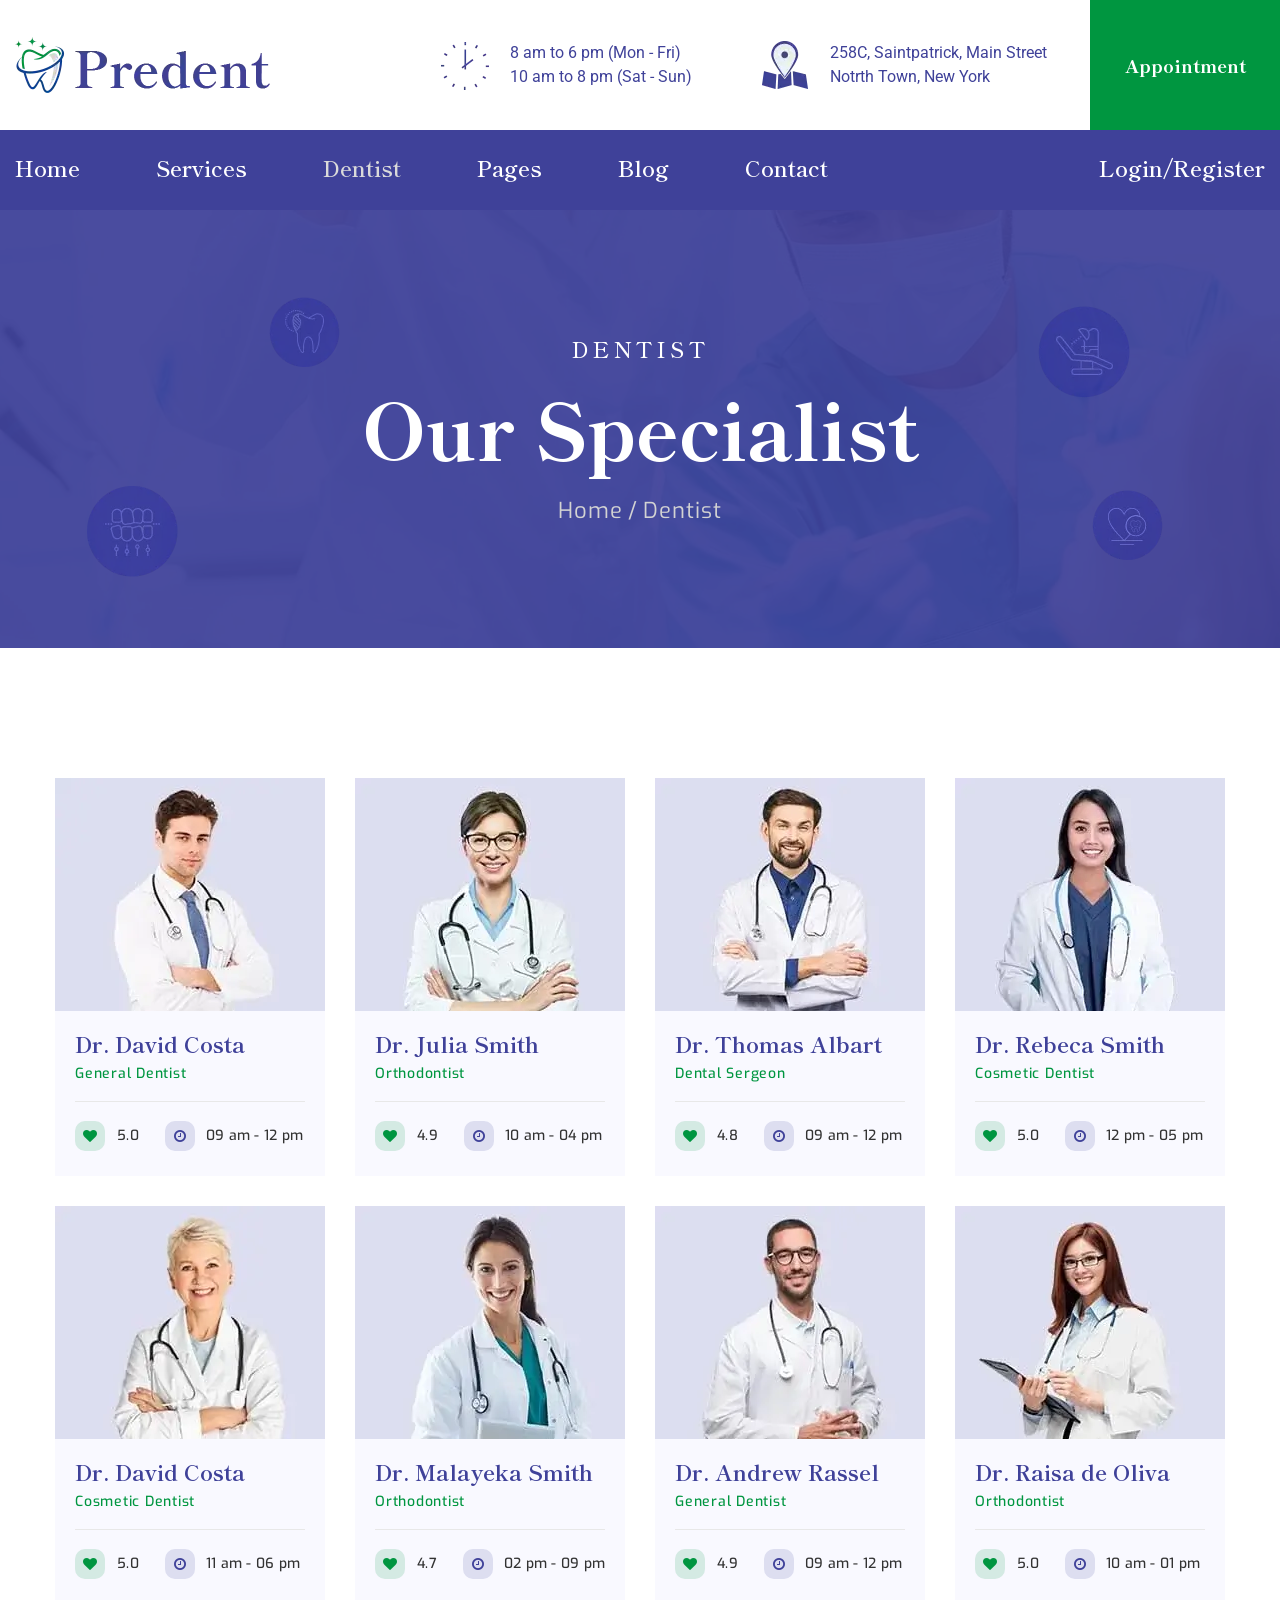
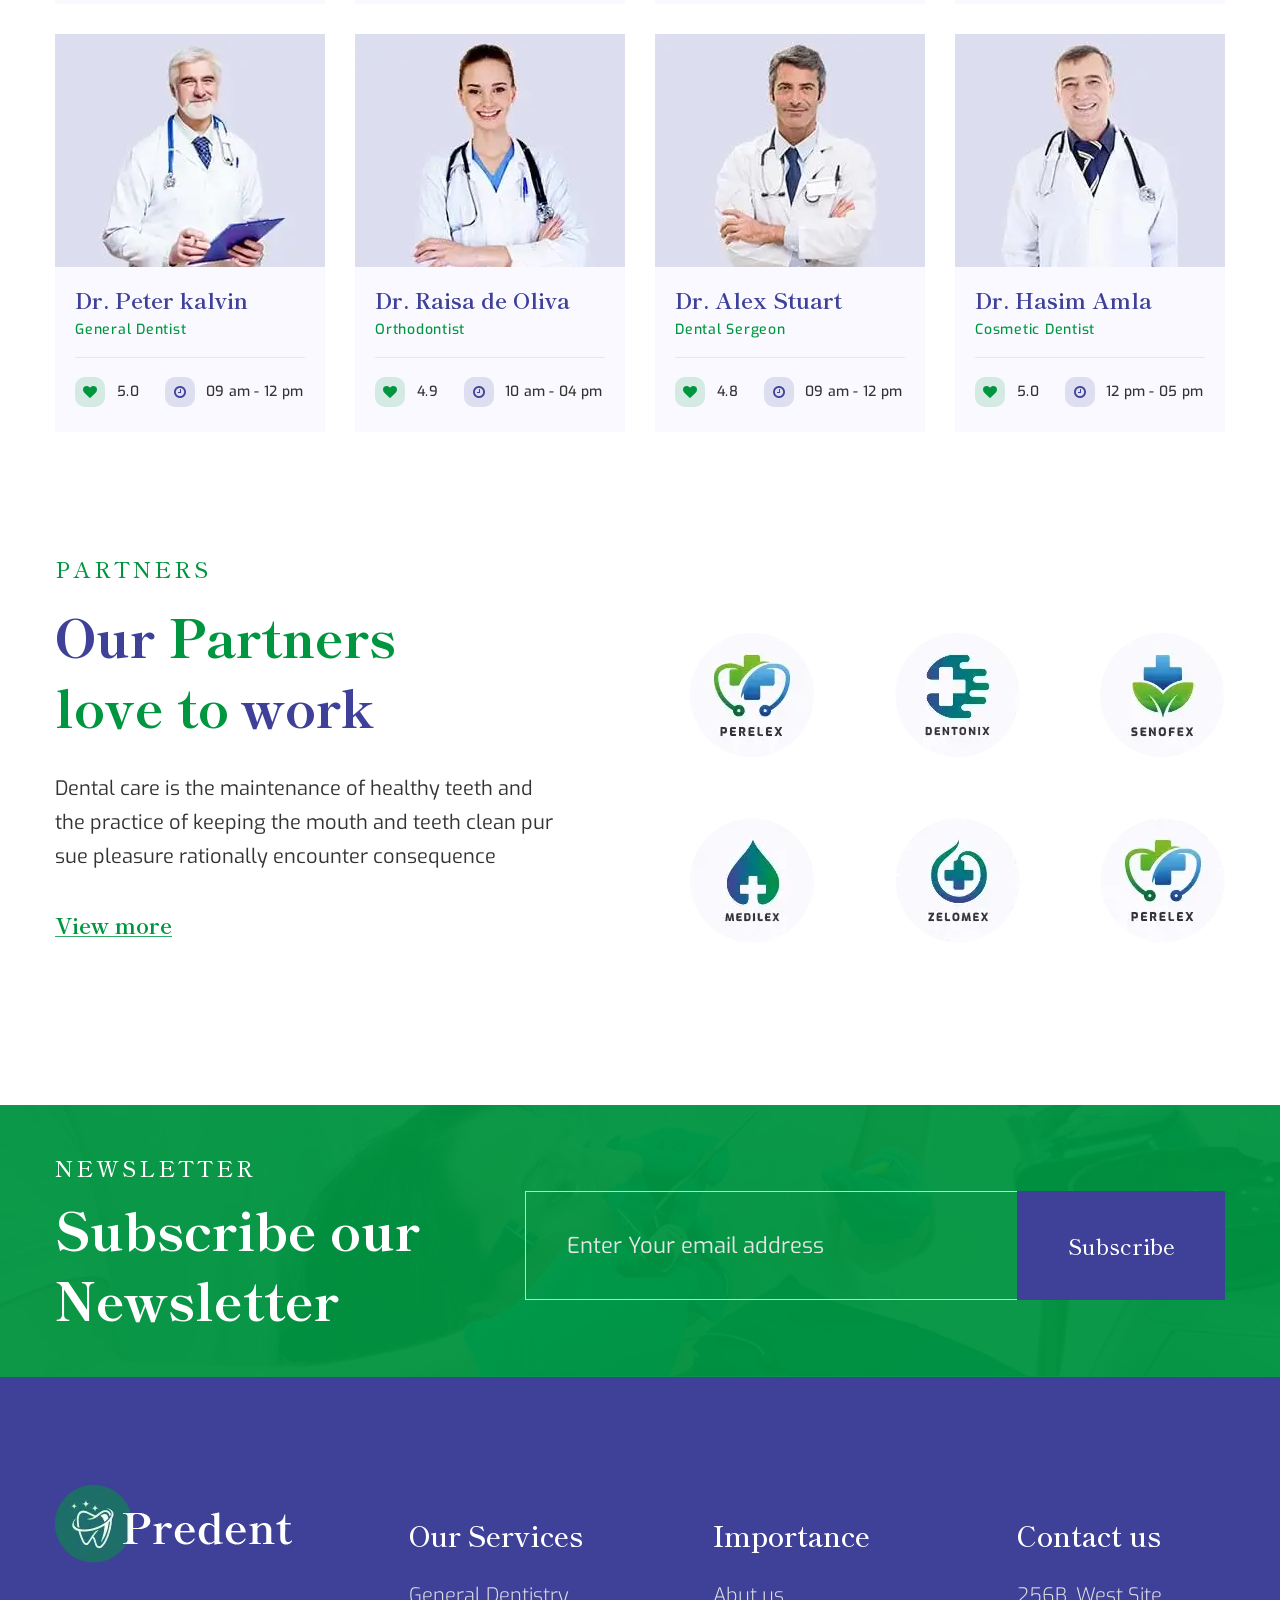
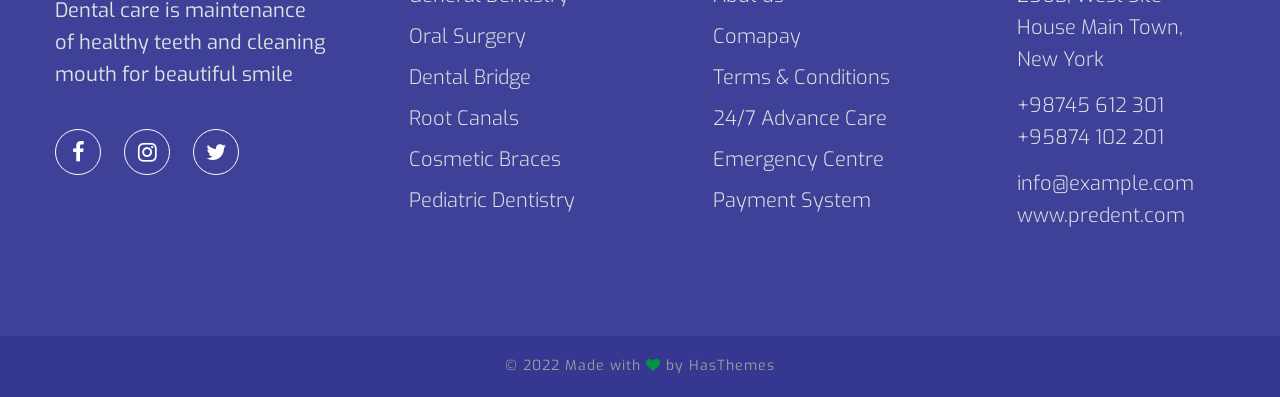
<file: team.html>
<!DOCTYPE html>
<html lang="en">

<head>
    <meta charset="utf-8">
    <meta http-equiv="X-UA-Compatible" content="IE=edge">
    <meta name="viewport" content="width=device-width, initial-scale=1.0" />

    <title>Dentist :: Predent – Dental Care HTML Template</title>

    <!--== Favicon ==-->
    <link rel="shortcut icon" href="assets/img/favicon.ico" type="image/x-icon" />

    <!--== Google Fonts ==-->
    <link rel="preconnect" href="https://fonts.googleapis.com">
    <link rel="preconnect" href="https://fonts.gstatic.com" crossorigin>
    <link href="https://fonts.googleapis.com/css2?family=Exo:wght@300;400;500;600;700;800&family=Roboto:wght@300&family=Shippori+Mincho:wght@500;600;700;800&display=swap" rel="stylesheet">

    <!--== Bootstrap CSS ==-->
    <link href="assets/css/bootstrap.min.css" rel="stylesheet" />
    <!--== Font Awesome Icon CSS ==-->
    <link href="assets/css/font-awesome.min.css" rel="stylesheet" />
    <!--== Datetimepicker CSS ==-->
    <link href="assets/css/jquery.datetimepicker.css" rel="stylesheet" />
    <!--== Swiper CSS ==-->
    <link href="assets/css/swiper.min.css" rel="stylesheet" />
    <!--== Fancybox Min CSS ==-->
    <link href="assets/css/fancybox.min.css" rel="stylesheet" />
    <!--== Aos Min CSS ==-->
    <link href="assets/css/aos.min.css" rel="stylesheet" />

    <!--== Main Style CSS ==-->
    <link href="assets/css/style.css" rel="stylesheet" />

    <!--[if lt IE 9]>
    <script src="//oss.maxcdn.com/html5shiv/3.7.2/html5shiv.min.js"></script>
    <script src="//oss.maxcdn.com/respond/1.4.2/respond.min.js"></script>
    <![endif]-->
</head>

<body>

<!--wrapper start-->
<div class="wrapper">

  <!--== Start Preloader Content ==-->
  <div class="preloader-wrap">
    <div class="preloader">
      <span class="dot"></span>
      <div class="dots">
        <span></span>
        <span></span>
        <span></span>
      </div>
    </div>
  </div>
  <!--== End Preloader Content ==-->

  <!--== Start Header Wrapper ==-->
  <header class="header-wrapper">
    <div class="header-top-area">
      <div class="header-top-align">
        <div class="header-top-align-left">
          <div class="header-logo-area">
            <a href="index.html">
              <img class="logo-main" src="assets/img/logo.webp" width="255" height="56" alt="Logo" />
              <img class="logo-light" src="assets/img/logo-light.webp" width="237" height="78" alt="Logo" />
            </a>
          </div>
        </div>
        <div class="header-top-align-right">
          <div class="header-info-items">
            <div class="info-items">
              <div class="inner-content">
                <div class="icon">
                  <img src="assets/img/icons/time1.webp" alt="Image-HasTech">
                </div>
                <div class="content">
                  <p>8 am to 6 pm (Mon - Fri)<br>10 am to 8 pm (Sat - Sun)</p>
                </div>
              </div>
            </div>
            <div class="info-items">
              <div class="inner-content">
                <div class="icon">
                  <img src="assets/img/icons/map.webp" alt="Image-HasTech">
                </div>
                <div class="content">
                  <p>258C, Saintpatrick, Main Street <br>Notrth Town, New York</p>
                </div>
              </div>
            </div>
          </div>
          <div class="header-appointment-button">
            <a class="appointment-btn" href="contact.html">Appointment</a>
          </div>
        </div>
      </div>
    </div>
    <div class="header-area sticky-header header-default">
      <div class="container">
        <div class="row no-gutter align-items-center position-relative">
          <div class="col-12">
            <div class="header-align">
              <button class="btn-menu" type="button" data-bs-toggle="offcanvas" data-bs-target="#AsideOffcanvasMenu" aria-controls="AsideOffcanvasMenu">
                <i class="fa fa-align-left"></i>
              </button>
              <div class="header-align-left">
                <div class="mobile-header-logo">
                  <a href="index.html">
                    <img class="logo-light" src="assets/img/logo-light.webp" alt="Logo" />
                  </a>
                </div>
                <div class="header-navigation-area">
                  <ul class="main-menu nav">
                    <li><a href="index.html"><span>Home</span></a></li>
                    <li class="has-submenu"><a href="#/"><span>Services</span></a>
                      <ul class="submenu-nav">
                        <li><a href="services.html">Services</a></li>
                        <li><a href="service-details.html">Service Details</a></li>
                      </ul>
                    </li>
                    <li class="has-submenu"><a href="#/"><span>Dentist</span></a>
                      <ul class="submenu-nav">
                        <li><a href="team.html">Dentist</a></li>
                        <li><a href="team-details.html">Dentist Details</a></li>
                      </ul>
                    </li>
                    <li class="has-submenu"><a href="#/"><span>Pages</span></a>
                      <ul class="submenu-nav">
                        <li class="has-submenu"><a href="#">About Us</a>
                          <ul class="submenu-nav">
                            <li><a href="about-us.html">About Us One</a></li>
                          </ul>
                        </li>
                      </ul>
                    </li>
                    <li class="has-submenu"><a href="#/"><span>Blog</span></a>
                      <ul class="submenu-nav submenu-nav-mega">
                        <li class="mega-menu-item"><a href="#/" class="mega-title">Blog Layout</a>
                          <ul>
                            <li><a href="blog.html">Blog Grid</a></li>
                            <li><a href="blog-left-sidebar.html">Blog Left Sidebar</a></li>
                            <li><a href="blog-right-sidebar.html">Blog Right Sidebar</a></li>
                          </ul>
                        </li>
                        <li class="mega-menu-item"><a href="#/" class="mega-title">Blog Single Layout</a>
                          <ul>
                            <li><a href="blog-details.html">Blog Details</a></li>
                            <li><a href="blog-details-left-sidebar.html">Blog Details Left Sidebar</a></li>
                            <li><a href="blog-details-right-sidebar.html">Blog Details Right Sidebar</a></li>
                          </ul>
                        </li>
                      </ul>
                    </li>
                    <li><a href="contact.html"><span>Contact</span></a></li>
                  </ul>
                </div>
              </div>
              <div class="header-align-right">
                <div class="header-action-area">
                  <a class="btn-login-menu" href="account-login.html">Login</a>
                  <span>/</span>
                  <a class="btn-register-menu" href="account-register.html">Register</a>
                </div>
              </div>
            </div>
          </div>
        </div>
      </div>
    </div>
  </header>
  <!--== End Header Wrapper ==-->
  
  <main class="main-content">
    <!--== Start Page Header Area Wrapper ==-->
    <div class="page-header-area" data-bg-img="assets/img/photos/bg3.webp">
      <div class="container pt--0 pb--0">
        <div class="row">
          <div class="col-12 text-center">
            <div class="page-header-content">
              <h3 class="sub-title" data-aos="fade-down" data-aos-duration="800">DENTIST</h3>
              <h2 class="title" data-aos="fade-down" data-aos-duration="1000">Our Specialist</h2>
              <nav class="breadcrumb-area" data-aos="fade-down" data-aos-duration="1200">
                <ul class="breadcrumb">
                  <li><a href="index.html">Home</a></li>
                  <li class="breadcrumb-sep"> / </li>
                  <li>Dentist</li>
                </ul>
              </nav>
            </div>
          </div>
        </div>
      </div>
      <div class="page-header-layer-style">
        <div class="layer-style mousemove-layer" data-speed=".7"><img src="assets/img/icons/2.webp" alt="Image-HasTech"></div>
        <div class="layer-style2 mousemove-layer" data-speed=".2"><img src="assets/img/icons/3.webp" alt="Image-HasTech"></div>
        <div class="layer-style3 mousemove-layer" data-speed=".5"><img src="assets/img/icons/4.webp" alt="Image-HasTech"></div>
        <div class="layer-style4 mousemove-layer" data-speed=".3"><img src="assets/img/icons/5.webp" alt="Image-HasTech"></div>
      </div>
    </div>
    <!--== End Page Header Area Wrapper ==-->

    <!--== Start Team Area Wrapper ==-->
    <section class="team-area team-inner-area">
      <div class="container">
        <div class="row">
          <div class="col-sm-6 col-lg-4 col-xl-3">
            <!--== Start Team Item ==-->
            <div class="team-item">
              <div class="inner-content">
                <div class="thumb">
                  <a href="team-details.html"><img src="assets/img/team/1.webp" width="270" height="233" alt="Image-HasTech"></a>
                </div>
                <div class="content">
                  <div class="staff-info">
                    <h4 class="title"><a href="team-details.html">Dr. David Costa</a></h4>
                    <h5 class="sub-title">General Dentist</h5>
                    <div class="social-icons">
                      <span>Follow on -</span>
                      <a href="#/"><i class="fa fa-facebook"></i></a>
                      <a href="#/"><i class="fa fa-instagram"></i></a>
                      <a href="#/"><i class="fa fa-twitter"></i></a>
                    </div>
                  </div>
                  <div class="content-footer">
                    <div class="meta-rating">
                      <i class="fa fa-heart"></i>
                      <span>5.0</span>
                    </div>
                    <div class="meta-time">
                      <i class="fa fa-clock-o"></i>
                      <span>09 am - 12 pm</span>
                    </div>
                  </div>
                  <a class="chat-btn" href="#/"><img src="assets/img/icons/chat1.webp" alt="Image-HasTech"></a>
                </div>
              </div>
            </div>
            <!--== End Team Item ==-->
          </div>
          <div class="col-sm-6 col-lg-4 col-xl-3">
            <!--== Start Team Item ==-->
            <div class="team-item">
              <div class="inner-content">
                <div class="thumb">
                  <a href="team-details.html"><img src="assets/img/team/2.webp" width="270" height="233" alt="Image-HasTech"></a>
                </div>
                <div class="content">
                  <div class="staff-info">
                    <h4 class="title"><a href="team-details.html">Dr. Julia Smith</a></h4>
                    <h5 class="sub-title">Orthodontist</h5>
                    <div class="social-icons">
                      <span>Follow on -</span>
                      <a href="#/"><i class="fa fa-facebook"></i></a>
                      <a href="#/"><i class="fa fa-instagram"></i></a>
                      <a href="#/"><i class="fa fa-twitter"></i></a>
                    </div>
                  </div>
                  <div class="content-footer">
                    <div class="meta-rating">
                      <i class="fa fa-heart"></i>
                      <span>4.9</span>
                    </div>
                    <div class="meta-time">
                      <i class="fa fa-clock-o"></i>
                      <span>10 am - 04 pm</span>
                    </div>
                  </div>
                  <a class="chat-btn" href="#/"><img src="assets/img/icons/chat1.webp" alt="Image-HasTech"></a>
                </div>
              </div>
            </div>
            <!--== End Team Item ==-->
          </div>
          <div class="col-sm-6 col-lg-4 col-xl-3">
            <!--== Start Team Item ==-->
            <div class="team-item">
              <div class="inner-content">
                <div class="thumb">
                  <a href="team-details.html"><img src="assets/img/team/3.webp" width="270" height="233" alt="Image-HasTech"></a>
                </div>
                <div class="content">
                  <div class="staff-info">
                    <h4 class="title"><a href="team-details.html">Dr. Thomas Albart</a></h4>
                    <h5 class="sub-title">Dental Sergeon</h5>
                    <div class="social-icons">
                      <span>Follow on -</span>
                      <a href="#/"><i class="fa fa-facebook"></i></a>
                      <a href="#/"><i class="fa fa-instagram"></i></a>
                      <a href="#/"><i class="fa fa-twitter"></i></a>
                    </div>
                  </div>
                  <div class="content-footer">
                    <div class="meta-rating">
                      <i class="fa fa-heart"></i>
                      <span>4.8</span>
                    </div>
                    <div class="meta-time">
                      <i class="fa fa-clock-o"></i>
                      <span>09 am - 12 pm</span>
                    </div>
                  </div>
                  <a class="chat-btn" href="#/"><img src="assets/img/icons/chat1.webp" alt="Image-HasTech"></a>
                </div>
              </div>
            </div>
            <!--== End Team Item ==-->
          </div>
          <div class="col-sm-6 col-lg-4 col-xl-3">
            <!--== Start Team Item ==-->
            <div class="team-item">
              <div class="inner-content">
                <div class="thumb">
                  <a href="team-details.html"><img src="assets/img/team/4.webp" width="270" height="233" alt="Image-HasTech"></a>
                </div>
                <div class="content">
                  <div class="staff-info">
                    <h4 class="title"><a href="team-details.html">Dr. Rebeca Smith</a></h4>
                    <h5 class="sub-title">Cosmetic Dentist</h5>
                    <div class="social-icons">
                      <span>Follow on -</span>
                      <a href="#/"><i class="fa fa-facebook"></i></a>
                      <a href="#/"><i class="fa fa-instagram"></i></a>
                      <a href="#/"><i class="fa fa-twitter"></i></a>
                    </div>
                  </div>
                  <div class="content-footer">
                    <div class="meta-rating">
                      <i class="fa fa-heart"></i>
                      <span>5.0</span>
                    </div>
                    <div class="meta-time">
                      <i class="fa fa-clock-o"></i>
                      <span>12 pm - 05 pm</span>
                    </div>
                  </div>
                  <a class="chat-btn" href="#/"><img src="assets/img/icons/chat1.webp" alt="Image-HasTech"></a>
                </div>
              </div>
            </div>
            <!--== End Team Item ==-->
          </div>
          <div class="col-sm-6 col-lg-4 col-xl-3" data-aos="fade-up" data-aos-delay="50">
            <!--== Start Team Item ==-->
            <div class="team-item">
              <div class="inner-content">
                <div class="thumb">
                  <a href="team-details.html"><img src="assets/img/team/5.webp" width="270" height="233" alt="Image-HasTech"></a>
                </div>
                <div class="content">
                  <div class="staff-info">
                    <h4 class="title"><a href="team-details.html">Dr. David Costa</a></h4>
                    <h5 class="sub-title">Cosmetic Dentist</h5>
                    <div class="social-icons">
                      <span>Follow on -</span>
                      <a href="#/"><i class="fa fa-facebook"></i></a>
                      <a href="#/"><i class="fa fa-instagram"></i></a>
                      <a href="#/"><i class="fa fa-twitter"></i></a>
                    </div>
                  </div>
                  <div class="content-footer">
                    <div class="meta-rating">
                      <i class="fa fa-heart"></i>
                      <span>5.0</span>
                    </div>
                    <div class="meta-time">
                      <i class="fa fa-clock-o"></i>
                      <span>11 am - 06 pm</span>
                    </div>
                  </div>
                  <a class="chat-btn" href="#/"><img src="assets/img/icons/chat1.webp" alt="Image-HasTech"></a>
                </div>
              </div>
            </div>
            <!--== End Team Item ==-->
          </div>
          <div class="col-sm-6 col-lg-4 col-xl-3" data-aos="fade-up" data-aos-delay="50">
            <!--== Start Team Item ==-->
            <div class="team-item">
              <div class="inner-content">
                <div class="thumb">
                  <a href="team-details.html"><img src="assets/img/team/6.webp" width="270" height="233" alt="Image-HasTech"></a>
                </div>
                <div class="content">
                  <div class="staff-info">
                    <h4 class="title"><a href="team-details.html">Dr. Malayeka Smith</a></h4>
                    <h5 class="sub-title">Orthodontist</h5>
                    <div class="social-icons">
                      <span>Follow on -</span>
                      <a href="#/"><i class="fa fa-facebook"></i></a>
                      <a href="#/"><i class="fa fa-instagram"></i></a>
                      <a href="#/"><i class="fa fa-twitter"></i></a>
                    </div>
                  </div>
                  <div class="content-footer">
                    <div class="meta-rating">
                      <i class="fa fa-heart"></i>
                      <span>4.7</span>
                    </div>
                    <div class="meta-time">
                      <i class="fa fa-clock-o"></i>
                      <span>02 pm - 09 pm</span>
                    </div>
                  </div>
                  <a class="chat-btn" href="#/"><img src="assets/img/icons/chat1.webp" alt="Image-HasTech"></a>
                </div>
              </div>
            </div>
            <!--== End Team Item ==-->
          </div>
          <div class="col-sm-6 col-lg-4 col-xl-3" data-aos="fade-up" data-aos-delay="50">
            <!--== Start Team Item ==-->
            <div class="team-item">
              <div class="inner-content">
                <div class="thumb">
                  <a href="team-details.html"><img src="assets/img/team/7.webp" width="270" height="233" alt="Image-HasTech"></a>
                </div>
                <div class="content">
                  <div class="staff-info">
                    <h4 class="title"><a href="team-details.html">Dr. Andrew Rassel</a></h4>
                    <h5 class="sub-title">General Dentist</h5>
                    <div class="social-icons">
                      <span>Follow on -</span>
                      <a href="#/"><i class="fa fa-facebook"></i></a>
                      <a href="#/"><i class="fa fa-instagram"></i></a>
                      <a href="#/"><i class="fa fa-twitter"></i></a>
                    </div>
                  </div>
                  <div class="content-footer">
                    <div class="meta-rating">
                      <i class="fa fa-heart"></i>
                      <span>4.9</span>
                    </div>
                    <div class="meta-time">
                      <i class="fa fa-clock-o"></i>
                      <span>09 am - 12 pm</span>
                    </div>
                  </div>
                  <a class="chat-btn" href="#/"><img src="assets/img/icons/chat1.webp" alt="Image-HasTech"></a>
                </div>
              </div>
            </div>
            <!--== End Team Item ==-->
          </div>
          <div class="col-sm-6 col-lg-4 col-xl-3" data-aos="fade-up" data-aos-delay="50">
            <!--== Start Team Item ==-->
            <div class="team-item">
              <div class="inner-content">
                <div class="thumb">
                  <a href="team-details.html"><img src="assets/img/team/8.webp" width="270" height="233" alt="Image-HasTech"></a>
                </div>
                <div class="content">
                  <div class="staff-info">
                    <h4 class="title"><a href="team-details.html">Dr. Raisa de Oliva</a></h4>
                    <h5 class="sub-title">Orthodontist</h5>
                    <div class="social-icons">
                      <span>Follow on -</span>
                      <a href="#/"><i class="fa fa-facebook"></i></a>
                      <a href="#/"><i class="fa fa-instagram"></i></a>
                      <a href="#/"><i class="fa fa-twitter"></i></a>
                    </div>
                  </div>
                  <div class="content-footer">
                    <div class="meta-rating">
                      <i class="fa fa-heart"></i>
                      <span>5.0</span>
                    </div>
                    <div class="meta-time">
                      <i class="fa fa-clock-o"></i>
                      <span>10 am - 01 pm</span>
                    </div>
                  </div>
                  <a class="chat-btn" href="#/"><img src="assets/img/icons/chat1.webp" alt="Image-HasTech"></a>
                </div>
              </div>
            </div>
            <!--== End Team Item ==-->
          </div>
          <div class="col-sm-6 col-lg-4 col-xl-3"  data-aos="fade-up" data-aos-delay="100">
            <!--== Start Team Item ==-->
            <div class="team-item">
              <div class="inner-content">
                <div class="thumb">
                  <a href="team-details.html"><img src="assets/img/team/9.webp" width="270" height="233" alt="Image-HasTech"></a>
                </div>
                <div class="content">
                  <div class="staff-info">
                    <h4 class="title"><a href="team-details.html">Dr. Peter kalvin</a></h4>
                    <h5 class="sub-title">General Dentist</h5>
                    <div class="social-icons">
                      <span>Follow on -</span>
                      <a href="#/"><i class="fa fa-facebook"></i></a>
                      <a href="#/"><i class="fa fa-instagram"></i></a>
                      <a href="#/"><i class="fa fa-twitter"></i></a>
                    </div>
                  </div>
                  <div class="content-footer">
                    <div class="meta-rating">
                      <i class="fa fa-heart"></i>
                      <span>5.0</span>
                    </div>
                    <div class="meta-time">
                      <i class="fa fa-clock-o"></i>
                      <span>09 am - 12 pm</span>
                    </div>
                  </div>
                  <a class="chat-btn" href="#/"><img src="assets/img/icons/chat1.webp" alt="Image-HasTech"></a>
                </div>
              </div>
            </div>
            <!--== End Team Item ==-->
          </div>
          <div class="col-sm-6 col-lg-4 col-xl-3"  data-aos="fade-up" data-aos-delay="100">
            <!--== Start Team Item ==-->
            <div class="team-item">
              <div class="inner-content">
                <div class="thumb">
                  <a href="team-details.html"><img src="assets/img/team/10.webp" width="270" height="233" alt="Image-HasTech"></a>
                </div>
                <div class="content">
                  <div class="staff-info">
                    <h4 class="title"><a href="team-details.html">Dr. Raisa de Oliva</a></h4>
                    <h5 class="sub-title">Orthodontist</h5>
                    <div class="social-icons">
                      <span>Follow on -</span>
                      <a href="#/"><i class="fa fa-facebook"></i></a>
                      <a href="#/"><i class="fa fa-instagram"></i></a>
                      <a href="#/"><i class="fa fa-twitter"></i></a>
                    </div>
                  </div>
                  <div class="content-footer">
                    <div class="meta-rating">
                      <i class="fa fa-heart"></i>
                      <span>4.9</span>
                    </div>
                    <div class="meta-time">
                      <i class="fa fa-clock-o"></i>
                      <span>10 am - 04 pm</span>
                    </div>
                  </div>
                  <a class="chat-btn" href="#/"><img src="assets/img/icons/chat1.webp" alt="Image-HasTech"></a>
                </div>
              </div>
            </div>
            <!--== End Team Item ==-->
          </div>
          <div class="col-sm-6 col-lg-4 col-xl-3"  data-aos="fade-up" data-aos-delay="100">
            <!--== Start Team Item ==-->
            <div class="team-item">
              <div class="inner-content">
                <div class="thumb">
                  <a href="team-details.html"><img src="assets/img/team/11.webp" width="270" height="233" alt="Image-HasTech"></a>
                </div>
                <div class="content">
                  <div class="staff-info">
                    <h4 class="title"><a href="team-details.html">Dr. Alex Stuart</a></h4>
                    <h5 class="sub-title">Dental Sergeon</h5>
                    <div class="social-icons">
                      <span>Follow on -</span>
                      <a href="#/"><i class="fa fa-facebook"></i></a>
                      <a href="#/"><i class="fa fa-instagram"></i></a>
                      <a href="#/"><i class="fa fa-twitter"></i></a>
                    </div>
                  </div>
                  <div class="content-footer">
                    <div class="meta-rating">
                      <i class="fa fa-heart"></i>
                      <span>4.8</span>
                    </div>
                    <div class="meta-time">
                      <i class="fa fa-clock-o"></i>
                      <span>09 am - 12 pm</span>
                    </div>
                  </div>
                  <a class="chat-btn" href="#/"><img src="assets/img/icons/chat1.webp" alt="Image-HasTech"></a>
                </div>
              </div>
            </div>
            <!--== End Team Item ==-->
          </div>
          <div class="col-sm-6 col-lg-4 col-xl-3"  data-aos="fade-up" data-aos-delay="100">
            <!--== Start Team Item ==-->
            <div class="team-item">
              <div class="inner-content">
                <div class="thumb">
                  <a href="team-details.html"><img src="assets/img/team/12.webp" width="270" height="233" alt="Image-HasTech"></a>
                </div>
                <div class="content">
                  <div class="staff-info">
                    <h4 class="title"><a href="team-details.html">Dr. Hasim Amla</a></h4>
                    <h5 class="sub-title">Cosmetic Dentist</h5>
                    <div class="social-icons">
                      <span>Follow on -</span>
                      <a href="#/"><i class="fa fa-facebook"></i></a>
                      <a href="#/"><i class="fa fa-instagram"></i></a>
                      <a href="#/"><i class="fa fa-twitter"></i></a>
                    </div>
                  </div>
                  <div class="content-footer">
                    <div class="meta-rating">
                      <i class="fa fa-heart"></i>
                      <span>5.0</span>
                    </div>
                    <div class="meta-time">
                      <i class="fa fa-clock-o"></i>
                      <span>12 pm - 05 pm</span>
                    </div>
                  </div>
                  <a class="chat-btn" href="#/"><img src="assets/img/icons/chat1.webp" alt="Image-HasTech"></a>
                </div>
              </div>
            </div>
            <!--== End Team Item ==-->
          </div>
        </div>
      </div>
    </section>
    <!--== End Team Area Wrapper ==-->

    <!--== Start Brand Logo Area Wrapper ==-->
    <div class="brand-logo-area brand-logo-team-area brand-logo-team-inner-area">
      <div class="container">
        <div class="row brand-logo-wrap">
          <div class="col-lg-6" data-aos="fade-up">
            <div class="info-content">
              <div class="section-title">
                <h5 class="sub-title">PARTNERS</h5>
                <h2 class="title">Our <span>Partners <br>love to</span> work</h2>
                <div class="desc">
                  <p>Dental care is the maintenance of healthy teeth and the practice of keeping the mouth and teeth clean pur sue pleasure rationally encounter consequence</p>
                </div>
              </div>
              <a class="th-btn-link" href="#/">View more</a>
            </div>
          </div>
          <div class="col-lg-6" data-aos="fade-up">
            <div class="brand-logo2-content">
              <div class="grid-item text-center text-sm-start">
                <!--== Start Brand Logo Item ==-->
                <div class="brand-logo-item">
                  <img src="assets/img/brand-logo/6.webp" width="124" height="124" alt="Image-HasTech">
                </div>
                <!--== End Brand Logo Item ==-->
              </div>
              <div class="grid-item text-center">
                <!--== Start Brand Logo Item ==-->
                <div class="brand-logo-item">
                  <img src="assets/img/brand-logo/7.webp" width="125" height="124" alt="Image-HasTech">
                </div>
                <!--== End Brand Logo Item ==-->
              </div>
              <div class="grid-item text-center text-sm-end">
                <!--== Start Brand Logo Item ==-->
                <div class="brand-logo-item">
                  <img src="assets/img/brand-logo/8.webp" width="125" height="124" alt="Image-HasTech">
                </div>
                <!--== End Brand Logo Item ==-->
              </div>
              <div class="grid-item text-center text-sm-start">
                <!--== Start Brand Logo Item ==-->
                <div class="brand-logo-item">
                  <img src="assets/img/brand-logo/9.webp" width="124" height="125" alt="Image-HasTech">
                </div>
                <!--== End Brand Logo Item ==-->
              </div>
              <div class="grid-item text-center">
                <!--== Start Brand Logo Item ==-->
                <div class="brand-logo-item">
                  <img src="assets/img/brand-logo/10.webp" width="125" height="125" alt="Image-HasTech">
                </div>
                <!--== End Brand Logo Item ==-->
              </div>
              <div class="grid-item text-center text-sm-end">
                <!--== Start Brand Logo Item ==-->
                <div class="brand-logo-item">
                  <img src="assets/img/brand-logo/11.webp" width="125" height="125" alt="Image-HasTech">
                </div>
                <!--== End Brand Logo Item ==-->
              </div>
            </div>
          </div>
        </div>
      </div>
    </div>
    <!--== End Brand Logo Area Wrapper ==-->

    <!--== Start News Letter Area Wrapper ==-->
    <div class="newsletter-area bg-overlay bg-overlay-theme-color bg-img z-index-1" data-bg-img="assets/img/photos/bg2.webp">
      <div class="container pt--0 pb--0">
        <div class="newsletter-content-wrap">
          <div class="row align-items-center">
            <div class="col-md-5">
              <div class="newsletter-content">
                <div class="section-title section-title-light mb--0">
                  <h5 class="sub-title">NEWSLETTER</h5>
                  <h2 class="title mb--0">Subscribe our Newsletter</h2>
                </div>
              </div>
            </div>
            <div class="col-md-7">
              <div class="newsletter-form">
                <form>
                  <input type="email" class="form-control" placeholder="Enter Your email address">
                  <button class="btn-submit" type="submit">Subscribe</button>
                </form>
              </div>
            </div>
          </div>
        </div>
      </div>
    </div>
    <!--== End News Letter Area Wrapper ==-->
  </main>

  <!--== Start Footer Area Wrapper ==-->
  <footer class="footer-area">
    <!--== Start Footer Main ==-->
    <div class="footer-main">
      <div class="container pt--0 pb--0">
        <div class="row no-gutter">
          <div class="col-sm-6 col-lg-3">
            <!--== Start widget Item ==-->
            <div class="widget-item">
              <div class="about-widget-wrap">
                <div class="widget-logo-area">
                  <a href="index.html">
                    <img class="logo-main" src="assets/img/logo-light.webp" width="237" height="78" alt="Logo" />
                  </a>
                </div>
                <p class="desc">Dental care is maintenance of healthy teeth and cleaning mouth for beautiful smile</p>
                <div class="social-icons">
                  <a href="#/"><i class="fa fa-facebook"></i></a>
                  <a href="#/"><i class="fa fa-instagram"></i></a>
                  <a href="#/"><i class="fa fa-twitter"></i></a>
                </div>
              </div>
            </div>
            <!--== End widget Item ==-->
          </div>
          <div class="col-sm-6 col-lg-3">
            <!--== Start widget Item ==-->
            <div class="widget-item widget-menu">
              <h4 class="widget-title">Our Services</h4>
              <div class="widget-menu-wrap">
                <ul class="nav-menu">
                  <li><a href="services.html">General Dentistry</a></li>
                  <li><a href="services.html">Oral Surgery</a></li>
                  <li><a href="services.html">Dental Bridge</a></li>
                  <li><a href="services.html">Root Canals</a></li>
                  <li><a href="services.html">Cosmetic Braces</a></li>
                  <li><a href="services.html">Pediatric Dentistry</a></li>
                </ul>
              </div>
            </div>
            <!--== End widget Item ==-->
          </div>
          <div class="col-sm-6 col-lg-3">
            <!--== Start widget Item ==-->
            <div class="widget-item widget-menu2">
              <h4 class="widget-title">Importance</h4>
              <div class="widget-menu-wrap">
                <ul class="nav-menu">
                  <li><a href="about-us.html">Abut us</a></li>
                  <li><a href="about-us.html">Comapay</a></li>
                  <li><a href="about-us.html">Terms & Conditions</a></li>
                  <li><a href="contact.html">24/7 Advance Care</a></li>
                  <li><a href="services.html">Emergency Centre</a></li>
                  <li><a href="contact.html">Payment System</a></li>
                </ul>
              </div>
            </div>
            <!--== End widget Item ==-->
          </div>
          <div class="col-sm-6 col-lg-3">
            <!--== Start widget Item ==-->
            <div class="widget-item widget-contact">
              <h4 class="widget-title">Contact us</h4>
              <div class="widget-contact-wrap">
                <ul>
                  <li>256B, West Site House Main Town, New York</li>
                  <li><a href="tel:+98745612301">+98745 612 301</a><br><a href="tel:+95874102201">+95874 102 201</a></li>
                  <li><a href="mailto:info@example.com">info@example.com</a><br><a href="mailto:www.predent.com">www.predent.com</a></li>
                </ul>
              </div>
            </div>
            <!--== End widget Item ==-->
          </div>
        </div>
      </div>
    </div>
    <!--== End Footer Main ==-->

    <!--== Start Footer Bottom ==-->
    <div class="footer-bottom">
      <div class="container pt--0 pb--0">
        <div class="row">
          <div class="col-12">
            <p class="copyright">© 2022 Made with <i class="fa fa-heart"></i> by <a target="_blank" href="https://www.hasthemes.com"> HasThemes</a></p>
          </div>
        </div>
      </div>
    </div>
    <!--== End Footer Bottom ==-->
  </footer>
  <!--== End Footer Area Wrapper ==-->

  <!--== Scroll Top Button ==-->
  <div id="scroll-to-top" class="scroll-to-top"><span class="fa fa-angle-up"></span></div>

  <!--== Start Aside Menu ==-->
  <aside class="off-canvas-wrapper offcanvas offcanvas-start" tabindex="-1" id="AsideOffcanvasMenu" aria-labelledby="offcanvasExampleLabel">
    <div class="offcanvas-header">
      <h1 class="d-none" id="offcanvasExampleLabel">Aside Menu</h1>
      <button class="btn-menu-close" data-bs-dismiss="offcanvas" aria-label="Close">menu <i class="fa fa-chevron-left"></i></button>
    </div>
    <div class="offcanvas-body">
      <!-- Mobile Menu Start -->
      <div class="mobile-menu-items">
        <ul class="nav-menu">
          <li><a href="index.html">Home</a></li>
          <li><a href="#">Services</a>
            <ul class="sub-menu">
              <li><a href="services.html">Services</a></li>
              <li><a href="service-details.html">Service Details</a></li>
            </ul>
          </li>
          <li><a href="#">Dentist</a>
            <ul class="sub-menu">
              <li><a href="team.html">Dentist</a></li>
              <li><a href="team-details.html">Dentist Details</a></li>
            </ul>
          </li>
          <li><a href="#">Pages</a>
            <ul class="sub-menu">
              <li><a href="#">About Us</a>
                <ul class="sub-menu">
                  <li><a href="about-us.html">About Us One</a></li>
                </ul>
              </li>
            </ul>
          </li>
          <li><a href="#">Blog</a>
            <ul class="sub-menu">
              <li><a href="#" class="mega-title">Blog Layout</a>
                <ul class="sub-menu">
                  <li><a href="blog.html">Blog Grid</a></li>
                  <li><a href="blog-left-sidebar.html">Blog Left Sidebar</a></li>
                  <li><a href="blog-right-sidebar.html">Blog Right Sidebar</a></li>
                </ul>
              </li>
              <li><a href="#" class="mega-title">Blog Single Layout</a>
                <ul class="sub-menu">
                  <li><a href="blog-details.html">Blog Details</a></li>
                  <li><a href="blog-details-left-sidebar.html">Blog Details Left Sidebar</a></li>
                  <li><a href="blog-details-right-sidebar.html">Blog Details Right Sidebar</a></li>
                </ul>
              </li>
            </ul>
          </li>
          <li><a href="contact.html">Contact</a></li>
        </ul>
      </div>
      <!-- Mobile Menu End -->
      <div class="mobile-menu-info">
        <div class="info-item">
          <div class="icon">
            <img src="assets/img/icons/time1.webp" alt="Image-HasTech">
          </div>
          <div class="content">
            <p>8 am to 6 pm (Mon - Fri)<br>10 am to 8 pm (Sat - Sun)</p>
          </div>
        </div>
        <div class="info-item">
          <div class="icon">
            <img src="assets/img/icons/map.webp" alt="Image-HasTech">
          </div>
          <div class="content">
            <p>258C, Saintpatrick, Main Street Notrth Town, New York</p>
          </div>
        </div>
      </div>
      <a class="mobile-menu-btn" href="contact.html">Appointment</a>
      <div class="mobile-menu-action">
        <a class="btn-login-menu" href="account-login.html">Login</a>
        <span>/</span>
        <a class="btn-register-menu" href="account-register.html">Register</a>
      </div>
    </div>
  </aside>
  <!--== End Aside Menu ==-->
</div>

<!--=======================Javascript============================-->

<!--=== jQuery Modernizr Min Js ===-->
<script src="assets/js/modernizr-3.5.0.js"></script>
<!--=== jQuery Min Js ===-->
<script src="assets/js/jquery-3.6.0-main.js"></script>
<!--=== jQuery Migration Min Js ===-->
<script src="assets/js/jquery-3.3.2-migrate.js"></script>
<!--=== jQuery Bootstrap Min Js ===-->
<script src="assets/js/bootstrap.bundle.min.js"></script>
<!--=== jQuery Swiper Min Js ===-->
<script src="assets/js/swiper.min.js"></script>
<!--=== jQuery Fancybox Min Js ===-->
<script src="assets/js/fancybox.min.js"></script>
<!--=== jQuery Waypoint Js ===-->
<script src="assets/js/waypoint-4.0.1.js"></script>
<!--=== jQuery Aos Min Js ===-->
<script src="assets/js/aos.min.js"></script>
<!--=== jQuery Counterup Min Js ===-->
<script src="assets/js/counterup.js"></script>
<!--=== jQuery Datetimepicker Min Js ===-->
<script src="assets/js/jquery.datetimepicker.min.js"></script>

<!--=== jQuery Custom Js ===-->
<script src="assets/js/custom.js"></script>

</body>

</html>
</file>
<file: assets/css/style.css>
@charset "UTF-8";
/*===================================================================
[Table Of Content]

    * Imported CSS
    * Typography CSS
    * Common CSS
    * Main Navigation CSS
    * Header CSS
    * Home Slider CSS
    * About CSS
    * Service CSS
    * Team CSS
    * Brand Logo CSS
    * Form CSS
    * Blog CSS
    * Contact CSS
    * Footer CSS

=====================================================================*/
/*
-----------------------------------------------------------------------
  Typography CSS
-----------------------------------------------------------------------
*/
body {
  color: #333;
  font-size: 20px;
  font-family: "Exo", sans-serif;
  font-weight: 400;
  line-height: 1.7;
  margin: 0;
  overflow-x: hidden;
  -ms-word-wrap: break-word;
  word-wrap: break-word;
}
@media only screen and (max-width: 1199px) {
  body {
    font-size: 17px;
  }
}

h1, h2, h3, h4, h5, h6,
.h1, .h2, .h3, .h4, .h5, .h6 {
  color: #3f4199;
  font-family: "Shippori Mincho", serif;
  font-weight: 500;
  line-height: 1.1;
  margin-bottom: 10px;
  margin-top: 0;
}

a {
  color: #009640;
  text-decoration: none;
  transition: all 0.3s ease-out;
  -webkit-transition: all 0.3s ease-out;
  -moz-transition: all 0.3s ease-out;
  -ms-transition: all 0.3s ease-out;
  -o-transition: all 0.3s ease-out;
}
a:hover, a:active, a:focus {
  -webkit-box-shadow: none;
          box-shadow: none;
  color: #004a1f;
  outline: none;
  text-decoration: none;
}
a img {
  border: none;
}

.btn:focus {
  -webkit-box-shadow: none;
          box-shadow: none;
}

p {
  margin-bottom: 30px;
}
p:last-child {
  margin-bottom: 0;
}

:active,
:focus {
  -webkit-box-shadow: none;
          box-shadow: none;
  outline: none !important;
}

::-moz-selection {
  background: #009640;
  color: #fff;
  text-shadow: none;
}

::selection {
  background: #009640;
  color: #fff;
  text-shadow: none;
}

::-moz-selection {
  background: #009640;
  /* Firefox */
  color: #fff;
  text-shadow: none;
}

::-webkit-selection {
  background: #009640;
  /* Safari */
  color: #fff;
  text-shadow: none;
}

img {
  height: auto;
  max-width: 100%;
}

iframe {
  border: none !important;
}

textarea:focus, textarea:active, input:focus, input:active {
  outline: none;
}

ul {
  margin: 0;
  padding: 0;
}
ul li {
  list-style: none;
}

pre,
ul,
ol,
dl,
dd,
blockquote,
address,
table,
fieldset {
  margin-bottom: 30px;
}

table p {
  margin-bottom: 0;
}

/*
-----------------------------------------------------------------------
  Common CSS
-----------------------------------------------------------------------
*/
/*-------- Background Style Css --------*/
.bg-img {
  background: no-repeat center center;
  background-size: cover;
}
.bg-img-tr {
  background: no-repeat top right;
}
.bg-img-tl {
  background: no-repeat top left;
}
.bg-img-br {
  background: no-repeat bottom right;
}
.bg-img-bl {
  background: no-repeat bottom left;
}
.bg-img-nr {
  background: no-repeat center center;
  background-size: contain;
}
.bg-img-rc {
  background: no-repeat;
  background-size: contain;
}

[data-bg-img] {
  background: no-repeat center center;
  background-size: cover;
}

/*-------- Container Style Css --------*/
.wrapper {
  overflow-x: hidden;
}

.container {
  max-width: 1200px;
  padding-left: 15px;
  padding-right: 15px;
}
@media only screen and (max-width: 1199px) {
  .container {
    max-width: none;
    padding-left: 15px;
    padding-right: 15px;
  }
}

.row {
  margin-right: -15px;
  margin-left: -15px;
}
.row > [class*=col-] {
  padding-right: 15px;
  padding-left: 15px;
}

/*-------- Gutter Style Css --------*/
.no-gutter {
  margin-right: 0;
  margin-left: 0;
}
.no-gutter .col,
.no-gutter [class*=col-] {
  padding-left: 0;
  padding-right: 0;
}

.row-gutter-23 {
  margin-right: -11.5px;
  margin-left: -11.5px;
}
.row-gutter-23 .col,
.row-gutter-23 [class*=col-] {
  padding-left: 11.5px;
  padding-right: 11.5px;
}

.row-gutter-30 {
  margin-right: -15px;
  margin-left: -15px;
}
.row-gutter-30 .col,
.row-gutter-30 [class*=col-] {
  padding-left: 15px;
  padding-right: 15px;
}

/*-------- Spacing Style Css --------*/
.container,
.container-fluid {
  padding-bottom: 125px;
  padding-top: 125px;
}
@media only screen and (max-width: 1199px) {
  .container,
.container-fluid {
    padding-bottom: 90px;
    padding-top: 90px;
  }
}

/*-------- Button Style Css --------*/
.th-btn-link {
  display: inline-block;
  font-size: 22px;
  font-weight: 700;
  font-family: "Shippori Mincho", serif;
  line-height: 1;
  position: relative;
}
.th-btn-link:before {
  background-color: #009640;
  bottom: -2px;
  content: "";
  left: 0;
  opacity: 0.8;
  height: 1.5px;
  position: absolute;
  width: 100%;
  transition: all 1s ease-out;
  -webkit-transition: all 1s ease-out;
  -moz-transition: all 1s ease-out;
  -ms-transition: all 1s ease-out;
  -o-transition: all 1s ease-out;
}
.th-btn-link:after {
  background-color: #3f4199;
  bottom: -2px;
  content: "";
  left: auto;
  right: 0;
  opacity: 0.8;
  height: 1.5px;
  position: absolute;
  width: 0;
  transition: all 1s ease-out;
  -webkit-transition: all 1s ease-out;
  -moz-transition: all 1s ease-out;
  -ms-transition: all 1s ease-out;
  -o-transition: all 1s ease-out;
}
.th-btn-link:hover {
  color: #3f4199;
}
.th-btn-link:hover:before {
  left: auto;
  right: 0;
  width: 0;
}
.th-btn-link:hover:after {
  left: 0;
  right: auto;
  width: 100%;
}

/*-------- Z Index Style Css --------*/
.z-index-1 {
  z-index: 1;
}

/*-------- Fancybox Style Css --------*/
.fancybox-slide {
  cursor: url("../img/icons/cancel-white.webp"), auto;
}

/*-------- Page Header Style Css --------*/
.page-header-area {
  background-color: transparent;
  position: relative;
  overflow: hidden;
  z-index: 1;
}
.page-header-area:before {
  background-color: #3f4199;
  content: "";
  left: 0;
  opacity: 0.94;
  position: absolute;
  top: 0;
  height: 100%;
  width: 100%;
}

.page-header-content {
  padding: 126px 0 126px;
  position: relative;
  z-index: 1;
}
@media only screen and (max-width: 1199px) {
  .page-header-content {
    padding: 106px 0 106px;
  }
}
.page-header-content .sub-title {
  color: #fff;
  font-size: 22px;
  font-weight: 500;
  letter-spacing: 4.5px;
  margin-bottom: 28px;
}
@media only screen and (max-width: 1199px) {
  .page-header-content .sub-title {
    font-size: 18px;
    margin-bottom: 10px;
  }
}
.page-header-content .title {
  color: #fff;
  font-size: 78px;
  font-weight: 800;
  letter-spacing: 0;
  line-height: 1;
}
@media only screen and (max-width: 1199px) {
  .page-header-content .title {
    font-size: 65px;
  }
}
@media only screen and (max-width: 991px) {
  .page-header-content .title {
    font-size: 55px;
  }
}
@media only screen and (max-width: 767px) {
  .page-header-content .title {
    font-size: 45px;
  }
}
@media only screen and (max-width: 575px) {
  .page-header-content .title {
    font-size: 35px;
  }
}
.page-header-content .title + .breadcrumb-area {
  margin-top: 34px;
}
@media only screen and (max-width: 1199px) {
  .page-header-content .title + .breadcrumb-area {
    margin-top: 26px;
  }
}
@media only screen and (max-width: 767px) {
  .page-header-content .title + .breadcrumb-area {
    margin-top: 20px;
  }
}

.page-header-layer-style {
  left: 0;
  position: absolute;
  top: 0;
  right: 0;
  width: 100%;
  height: 100%;
}
@media only screen and (max-width: 991px) {
  .page-header-layer-style {
    display: none;
  }
}
.page-header-layer-style .layer-style {
  position: absolute;
  right: 150px;
  top: 96px;
}
.page-header-layer-style .layer-style2 {
  bottom: 71px;
  left: 87px;
  position: absolute;
}
.page-header-layer-style .layer-style3 {
  bottom: 88px;
  position: absolute;
  right: calc(50% - 523px);
}
@media only screen and (max-width: 1199px) {
  .page-header-layer-style .layer-style3 {
    right: calc(50% - 440px);
  }
}
.page-header-layer-style .layer-style4 {
  left: calc(50% - 29%);
  position: absolute;
  top: 87px;
}

.breadcrumb-area {
  margin-bottom: 0;
}
.breadcrumb-area .breadcrumb {
  background-color: transparent;
  display: block;
  -ms-flex-wrap: unset;
      flex-wrap: unset;
  letter-spacing: 0;
  line-height: 1;
  margin-bottom: 0;
  padding: 0;
}
.breadcrumb-area .breadcrumb li {
  color: #d3d3d3;
  display: inline-block;
  font-size: 22px;
  font-weight: 400;
  letter-spacing: 1px;
  line-height: 1;
  position: relative;
}
@media only screen and (max-width: 1199px) {
  .breadcrumb-area .breadcrumb li {
    font-size: 17px;
  }
}
.breadcrumb-area .breadcrumb li a {
  color: #d3d3d3;
}
.breadcrumb-area .breadcrumb li a:hover {
  color: #009640;
}
.breadcrumb-area .breadcrumb .breadcrumb-sep {
  vertical-align: 0;
  margin-right: 0;
  margin-left: 0;
}

/*-------- Pagination Style Css --------*/
.pagination-content-wrap {
  margin-top: 18px;
}
.pagination-content-wrap .pagination-nav .pagination {
  -webkit-box-align: center;
      -ms-flex-align: center;
          align-items: center;
  margin: 0;
}
.pagination-content-wrap .pagination-nav .pagination li {
  color: #3f4199;
  display: -webkit-box;
  display: -ms-flexbox;
  display: flex;
  font-size: 28px;
  font-weight: 600;
  font-family: "Shippori Mincho", serif;
  line-height: 1;
}
.pagination-content-wrap .pagination-nav .pagination li a {
  color: #3f4199;
  line-height: 1;
}
.pagination-content-wrap .pagination-nav .pagination li a.icon {
  background-color: #3f4199;
  border-radius: 50%;
  color: #fff;
  display: inline-block;
  font-size: 22px;
  height: 29px;
  line-height: 25px;
  margin-top: 2px;
  position: relative;
  top: 1px;
  text-align: center;
  width: 29px;
}
.pagination-content-wrap .pagination-nav .pagination li a.icon:hover {
  background-color: #009640;
  color: #fff;
}
.pagination-content-wrap .pagination-nav .pagination li a.disabled {
  cursor: not-allowed;
}
.pagination-content-wrap .pagination-nav .pagination li a.active {
  color: #009640;
}
.pagination-content-wrap .pagination-nav .pagination li a.prev {
  margin-right: 28px;
}
.pagination-content-wrap .pagination-nav .pagination li a.next {
  margin-left: 28px;
}
.pagination-content-wrap .pagination-nav .pagination li a:hover {
  color: #009640;
}
.pagination-content-wrap .pagination-nav .pagination li.pagination-sep {
  margin: 0 6px;
}

/*-------- Margin & Padding Custom Style Css --------*/
.m--0 {
  margin: 0 !important;
}

.mb--0 {
  margin-bottom: 0 !important;
}

.ml--0 {
  margin-left: 0 !important;
}

.mr--0 {
  margin-right: 0 !important;
}

.mt--0 {
  margin-top: 0 !important;
}

@media only screen and (max-width: 991px) {
  .mb-md-40 {
    margin-bottom: 40px !important;
  }
}
.p--0 {
  padding: 0 !important;
}

.pb--0 {
  padding-bottom: 0 !important;
}

.pl--0 {
  padding-left: 0 !important;
}

.pr--0 {
  padding-right: 0 !important;
}

.pt--0 {
  padding-top: 0 !important;
}

/*-------- Jquery Ui Style Css --------*/
.ui-widget {
  font-size: 14px;
}

.ui-timepicker-wrapper {
  font-size: 15px;
}

/*-------- Preloader Style Css --------*/
.preloader-deactive .preloader-wrap {
  display: none;
}

.preloader-wrap {
  background-color: #fff;
  position: fixed;
  left: 0;
  top: 0;
  height: 100vh;
  width: 100vw;
  z-index: 99999;
  overflow: hidden;
}
.preloader-wrap .preloader {
  position: absolute;
  width: 50px;
  height: 50px;
  top: 50%;
  left: 50%;
  margin-left: -32px;
  margin-top: -50px;
}
.preloader-wrap .preloader .dot {
  height: 100%;
  width: 100%;
  display: block;
  box-shadow: 0 0 20px 0 rgba(0, 0, 0, 0.2);
  -webkit-box-shadow: 0 0 20px 0 rgba(0, 0, 0, 0.2);
  -webkit-animation: la-rotateplane 1.2s infinite ease-in-out;
  animation: la-rotateplane 1.2s infinite ease-in-out;
  border-radius: 3px;
  -moz-border-radius: 3px;
  -webkit-border-radius: 3px;
  background-color: #009640;
}

@-webkit-keyframes la-rotateplane {
  0% {
    -webkit-transform: perspective(120px);
  }
  50% {
    -webkit-transform: perspective(120px) rotateY(180deg);
  }
  100% {
    -webkit-transform: perspective(120px) rotateY(180deg) rotateX(180deg);
  }
}
@keyframes la-rotateplane {
  0% {
    -webkit-transform: perspective(120px) rotateX(0deg) rotateY(0deg);
            transform: perspective(120px) rotateX(0deg) rotateY(0deg);
  }
  50% {
    -webkit-transform: perspective(120px) rotateX(-180.1deg) rotateY(0deg);
            transform: perspective(120px) rotateX(-180.1deg) rotateY(0deg);
  }
  100% {
    -webkit-transform: perspective(120px) rotateX(-180deg) rotateY(-179.9deg);
            transform: perspective(120px) rotateX(-180deg) rotateY(-179.9deg);
  }
}
/*-------- Scroll To Top Style Css --------*/
.scroll-to-top {
  -webkit-box-shadow: 0 0 8px 1px rgba(0, 0, 0, 0.2);
          box-shadow: 0 0 8px 1px rgba(0, 0, 0, 0.2);
  bottom: -60px;
  background-color: #009640;
  color: #fff;
  position: fixed;
  right: 3%;
  display: block;
  padding: 0;
  width: 40px;
  height: 40px;
  border-radius: 0;
  text-align: center;
  font-size: 20px;
  line-height: 38px;
  font-weight: 700;
  cursor: pointer;
  opacity: 0;
  visibility: hidden;
  overflow: hidden;
  transition: all 0.5s cubic-bezier(0.645, 0.045, 0.355, 1);
  -webkit-transition: all 0.5s cubic-bezier(0.645, 0.045, 0.355, 1);
  -moz-transition: all 0.5s cubic-bezier(0.645, 0.045, 0.355, 1);
  -ms-transition: all 0.5s cubic-bezier(0.645, 0.045, 0.355, 1);
  -o-transition: all 0.5s cubic-bezier(0.645, 0.045, 0.355, 1);
  transform: rotate(45deg);
  -webkit-transform: rotate(45deg);
  -moz-transform: rotate(45deg);
  -ms-transform: rotate(45deg);
  -o-transform: rotate(45deg);
  z-index: 999;
}
.scroll-to-top span {
  transform: rotate(-45deg);
  -webkit-transform: rotate(-45deg);
  -moz-transform: rotate(-45deg);
  -ms-transform: rotate(-45deg);
  -o-transform: rotate(-45deg);
  position: relative;
  right: 1px;
  top: 0px;
}
.scroll-to-top:hover {
  background-color: #3f4199;
}
.scroll-to-top.show {
  visibility: visible;
  opacity: 1;
  bottom: 70px;
}
.scroll-to-top.show:hover {
  opacity: 1;
}

.fixed {
  position: fixed;
  display: block;
  right: 0;
  top: 150px;
  padding-right: 230px !important;
}

/*
-----------------------------------------------------------------------
	Main Navigation CSS
-----------------------------------------------------------------------
*/
.main-menu > li {
  margin-right: 14px;
  padding: 3px 0;
}
.main-menu > li:last-child {
  margin-right: 0;
}
.main-menu > li > a {
  color: #000;
  display: block;
  font-size: 14px;
  font-weight: 500;
  line-height: 30px;
  text-transform: uppercase;
  padding: 7px 25px;
  position: relative;
}
.main-menu > li:hover > a, .main-menu > li.active > a {
  color: #009640;
}
.main-menu > li:hover > a:before, .main-menu > li.active > a:before {
  color: #009640;
}

.has-submenu {
  padding-right: 10px;
  position: relative;
}
.has-submenu > a {
  position: relative;
}
.has-submenu > a:before {
  content: "";
  color: #009640;
  font-size: 14px;
  line-height: 30px;
  font-family: "FontAwesome";
  position: absolute;
  right: 11px;
  top: 7px;
}
.has-submenu:hover > .submenu-nav {
  margin-top: 0;
  opacity: 1;
  visibility: visible;
  pointer-events: visible;
}
.has-submenu .submenu-nav {
  background-color: #111;
  border: none;
  border-bottom: none;
  padding: 15px 0 15px;
  position: absolute;
  left: -25px;
  top: 100%;
  opacity: 0;
  min-width: 250px;
  pointer-events: none;
  margin-top: 30px;
  transition: all 0.3s ease-out;
  -webkit-transition: all 0.3s ease-out;
  -moz-transition: all 0.3s ease-out;
  -ms-transition: all 0.3s ease-out;
  -o-transition: all 0.3s ease-out;
  visibility: hidden;
  z-index: 9999;
}
@media only screen and (max-width: 1199px) {
  .has-submenu .submenu-nav {
    min-width: 210px;
    left: 0;
  }
}
.has-submenu .submenu-nav:before {
  content: "";
  position: absolute;
  height: 56px;
  width: 100%;
  left: 0;
  bottom: 100%;
}
.has-submenu .submenu-nav > li {
  padding: 10px 25px;
}
.has-submenu .submenu-nav > li a {
  color: #aaa;
  display: block;
  font-weight: 400;
  font-size: 14px;
  letter-spacing: inherit;
  text-transform: capitalize;
}
.has-submenu .submenu-nav > li a:hover {
  color: #fff;
}
.has-submenu .submenu-nav > li:hover > a {
  color: #fff;
}
.has-submenu .submenu-nav > li:hover:after {
  color: #fff !important;
}
.has-submenu .submenu-nav > li.has-submenu {
  position: relative;
}
.has-submenu .submenu-nav > li.has-submenu a:before {
  display: none;
}
.has-submenu .submenu-nav > li.has-submenu:hover > .submenu-nav {
  -webkit-transform: none;
          transform: none;
  opacity: 1;
  visibility: visible;
  pointer-events: visible;
}
.has-submenu .submenu-nav > li.has-submenu:after {
  content: "";
  color: #333;
  font-size: 15px;
  line-height: 1;
  font-family: "FontAwesome";
  position: absolute;
  right: 20px;
  top: 50%;
  transform: translate(0%, -57%);
  -webkit-transform: translate(0%, -57%);
  -moz-transform: translate(0%, -57%);
  -ms-transform: translate(0%, -57%);
  -o-transform: translate(0%, -57%);
}
.has-submenu .submenu-nav > li.has-submenu .submenu-nav {
  left: 100%;
  top: 0;
}
.has-submenu .submenu-nav-mega {
  display: -webkit-box;
  display: -ms-flexbox;
  display: flex;
  padding: 40px 50px;
  width: 100%;
}
@media only screen and (max-width: 1199px) {
  .has-submenu .submenu-nav-mega {
    width: 830px;
  }
}
.has-submenu .submenu-nav-mega .mega-menu-item {
  padding: 0;
  -ms-flex-preferred-size: 25%;
      flex-basis: 25%;
}
.has-submenu .submenu-nav-mega .mega-menu-item:last-child {
  border-right: 0;
}
.has-submenu .submenu-nav-mega.colunm-two .mega-menu-item {
  -ms-flex-preferred-size: 50%;
      flex-basis: 50%;
}
.has-submenu.full-width {
  position: static;
}

/*
-----------------------------------------------------------------------
  Offcanvas Header
-----------------------------------------------------------------------
*/
.off-canvas-wrapper.offcanvas {
  background-color: #fff;
  width: 310px;
}
@media only screen and (max-width: 991px) {
  .off-canvas-wrapper.offcanvas {
    width: 310px;
  }
}
.off-canvas-wrapper .offcanvas-header {
  padding: 0;
}
.off-canvas-wrapper .offcanvas-body {
  padding: 0 0 20px;
  scrollbar-width: auto;
  scrollbar-color: #1f1f1f #292929;
  /* Chrome, Edge, and Safari */
}
.off-canvas-wrapper .offcanvas-body::-webkit-scrollbar {
  width: 2px;
}
.off-canvas-wrapper .offcanvas-body::-webkit-scrollbar-track {
  background: #292929;
}
.off-canvas-wrapper .offcanvas-body::-webkit-scrollbar-thumb {
  background-color: #1f1f1f;
  border-radius: 2px;
  border: 2px solid #1f1f1f;
}
.off-canvas-wrapper .btn-menu-close {
  display: block;
  width: 100%;
  height: 60px;
  background-color: #009640;
  opacity: 1;
  border-radius: 0;
  color: #fff;
  background-image: none;
  padding: 0 20px;
  line-height: 63px;
  font-size: 16px;
  font-weight: 700;
  text-transform: uppercase;
  font-weight: 600;
  text-align: left;
  border: none;
  position: relative;
  transition: all 0.3s ease-out;
  -webkit-transition: all 0.3s ease-out;
  -moz-transition: all 0.3s ease-out;
  -ms-transition: all 0.3s ease-out;
  -o-transition: all 0.3s ease-out;
}
.off-canvas-wrapper .btn-menu-close i {
  position: absolute;
  right: 21px;
  top: 50%;
  -webkit-transform: translate(0%, -50%);
          transform: translate(0%, -50%);
}
.off-canvas-wrapper .btn-menu-close:hover {
  color: #fff;
  background-color: #2f2f2f;
}

.offcanvas-backdrop,
.modal-backdrop {
  background-color: rgba(43, 43, 43, 0.92);
  cursor: url("../img/icons/cancel-white.webp"), auto;
}
.offcanvas-backdrop.show,
.modal-backdrop.show {
  opacity: 1;
}

.mobile-menu-items {
  padding: 0;
}
.mobile-menu-items ul {
  border-top: 1px solid rgba(10, 77, 60, 0.15);
  margin-bottom: 0;
}
.mobile-menu-items ul li {
  position: relative;
}
.mobile-menu-items ul li a {
  display: block;
  width: 100%;
  background: none;
  text-align: left;
  padding: 10px 20px;
  border: 0;
  border-bottom: 1px solid rgba(10, 77, 60, 0.15);
  font-size: 15px;
  font-weight: 700;
  font-family: "Shippori Mincho", serif;
  color: #3f4199;
}
.mobile-menu-items ul li a:hover {
  color: #009640;
}
.mobile-menu-items ul li .mobile-menu-expand {
  position: absolute;
  right: 20px;
  top: 15px;
  width: 16px;
  height: 16px;
  cursor: pointer;
}
.mobile-menu-items ul li .mobile-menu-expand::before {
  position: absolute;
  content: "";
  width: 100%;
  height: 1px;
  background-color: #3f4199;
  top: 50%;
  -webkit-transform: translateY(-50%);
          transform: translateY(-50%);
}
.mobile-menu-items ul li .mobile-menu-expand::after {
  position: absolute;
  content: "";
  width: 1px;
  height: 100%;
  background-color: #3f4199;
  left: 50%;
  bottom: 0;
  -webkit-transform: translateX(-50%);
          transform: translateX(-50%);
}
.mobile-menu-items ul li.active-expand > .mobile-menu-expand::before {
  background-color: #009640;
}
.mobile-menu-items ul li.active-expand > .mobile-menu-expand::after {
  background-color: #009640;
  height: 0;
}
.mobile-menu-items ul li.active-expand a {
  color: #009640;
}
.mobile-menu-items ul li.active-expand ul li a {
  color: #272a33;
}
.mobile-menu-items ul li ul {
  border-top: 0;
}
.mobile-menu-items ul li ul li a {
  padding-left: 12%;
}
.mobile-menu-items ul li ul li a:hover {
  color: #009640;
}
.mobile-menu-items ul li ul li ul li a {
  padding-left: 18%;
}

/*
-----------------------------------------------------------------------
  Section Title CSS
-----------------------------------------------------------------------
*/
.section-title {
  margin-bottom: 58px;
}
.section-title .sub-title {
  color: #009640;
  font-size: 22px;
  letter-spacing: 3px;
  line-height: 1;
  margin-bottom: 22px;
  text-transform: uppercase;
}
@media only screen and (max-width: 1199px) {
  .section-title .sub-title {
    font-size: 20px;
    margin-bottom: 14px;
  }
}
@media only screen and (max-width: 991px) {
  .section-title .sub-title {
    font-size: 16px;
    margin-bottom: 10px;
  }
}
.section-title .title {
  font-size: 52px;
  font-weight: 800;
  line-height: 1.34615;
  margin-bottom: 31px;
}
@media only screen and (max-width: 1199px) {
  .section-title .title {
    font-size: 42px;
    margin-bottom: 18px;
  }
}
@media only screen and (max-width: 991px) {
  .section-title .title {
    font-size: 34px;
    margin-bottom: 14px;
  }
}
.section-title .title span {
  color: #009640;
}
@media only screen and (max-width: 767px) {
  .section-title br {
    display: none;
  }
}
.section-title-light .sub-title {
  color: #fff;
}
.section-title-light .title {
  color: #fff;
}
.section-title-shape {
  background-color: #3f4199;
  height: 46px;
  position: absolute;
  width: 47px;
  top: 20px;
  right: -33px;
  z-index: -1;
}
@media only screen and (max-width: 1199px) {
  .section-title-shape {
    display: none;
  }
}

/*
-----------------------------------------------------------------------
  Header CSS
-----------------------------------------------------------------------
*/
.header-area {
  padding: 0;
}
.header-area .container {
  padding: 0 15px;
}
@media only screen and (max-width: 1399.98px) {
  .header-area .container {
    max-width: none;
    padding: 0 15px;
  }
}
.header-area.sticky-header {
  transition: all 0.4s ease-out;
  -webkit-transition: all 0.4s ease-out;
  -moz-transition: all 0.4s ease-out;
  -ms-transition: all 0.4s ease-out;
  -o-transition: all 0.4s ease-out;
}
.header-area.sticky-header.sticky-show {
  -webkit-animation-name: slideDown !important;
  animation-name: slideDown !important;
}
.header-area.sticky-header.sticky {
  position: fixed;
  left: 0;
  top: 0 !important;
  width: 100%;
  z-index: 99;
  -webkit-animation-name: slideUp;
  animation-name: slideUp;
  -webkit-animation-duration: 0.5s;
  animation-duration: 0.5s;
  -webkit-animation-fill-mode: both;
  animation-fill-mode: both;
  transition: all 0.4s ease-out;
  -webkit-transition: all 0.4s ease-out;
  -moz-transition: all 0.4s ease-out;
  -ms-transition: all 0.4s ease-out;
  -o-transition: all 0.4s ease-out;
}
.header-area.sticky-header.sticky .header-logo-area .logo-main {
  display: block;
}
.header-area.sticky-header.sticky .header-logo-area .logo-light {
  display: none;
}
.header-area.transparent {
  background-color: transparent;
  position: absolute;
  left: 0;
  top: 0;
  width: 100%;
  z-index: 9;
}
.header-area.header-default {
  background-color: #3f4199;
  position: relative;
  z-index: 99;
}
.header-area.header-default .header-align {
  -webkit-box-align: center;
      -ms-flex-align: center;
          align-items: center;
  display: -webkit-box;
  display: -ms-flexbox;
  display: flex;
  -webkit-box-pack: justify;
      -ms-flex-pack: justify;
          justify-content: space-between;
}
.header-area.header-default .header-align .header-align-left {
  -webkit-box-align: center;
      -ms-flex-align: center;
          align-items: center;
  display: -webkit-box;
  display: -ms-flexbox;
  display: flex;
}
.header-area.header-default .header-align .header-align-right {
  -webkit-box-align: center;
      -ms-flex-align: center;
          align-items: center;
  display: -webkit-box;
  display: -ms-flexbox;
  display: flex;
}
@media only screen and (max-width: 991px) {
  .header-area .header-navigation-area {
    display: none;
  }
}
.header-area .header-navigation-area .main-menu.nav {
  -webkit-box-align: center;
      -ms-flex-align: center;
          align-items: center;
  -webkit-box-pack: center;
      -ms-flex-pack: center;
          justify-content: center;
}
.header-area .header-navigation-area .main-menu.nav > li {
  padding: 0;
  margin-right: 0;
}
.header-area .header-navigation-area .main-menu.nav > li.active > a {
  color: #dadada;
}
.header-area .header-navigation-area .main-menu.nav > li.active > a:before {
  color: #dadada;
}
.header-area .header-navigation-area .main-menu.nav > li > a {
  color: #fff;
  font-size: 22px;
  font-family: "Shippori Mincho", serif;
  font-weight: 600;
  height: 80px;
  line-height: 74px;
  letter-spacing: 0px;
  position: relative;
  margin: 0 18px;
  padding: 0 20px;
  text-transform: capitalize;
  transition: all 0.3s ease-out;
  -webkit-transition: all 0.3s ease-out;
  -moz-transition: all 0.3s ease-out;
  -ms-transition: all 0.3s ease-out;
  -o-transition: all 0.3s ease-out;
}
@media only screen and (max-width: 1199px) {
  .header-area .header-navigation-area .main-menu.nav > li > a {
    font-size: 20px;
    margin: 0 10px;
    padding: 0 12px;
  }
}
.header-area .header-navigation-area .main-menu.nav > li > a span {
  position: relative;
}
.header-area .header-navigation-area .main-menu.nav > li > a span:before {
  color: #333;
  content: "";
  transition: all 0.3s ease-out;
  -webkit-transition: all 0.3s ease-out;
  -moz-transition: all 0.3s ease-out;
  -ms-transition: all 0.3s ease-out;
  -o-transition: all 0.3s ease-out;
}
.header-area .header-navigation-area .main-menu.nav > li > a:hover {
  color: #dadada;
}
.header-area .header-navigation-area .main-menu.nav > li > a:hover:after {
  bottom: auto;
  height: 100%;
  top: 0;
}
.header-area .header-navigation-area .main-menu.nav > li:first-child {
  margin-left: 0;
}
.header-area .header-navigation-area .main-menu.nav > li:first-child > a {
  margin-left: 0;
  padding-left: 0;
}
.header-area .header-navigation-area .main-menu.nav > li:last-child {
  margin-right: 0;
}
.header-area .header-navigation-area .main-menu.nav > li:hover span:before {
  background-color: #dadada;
  width: 100%;
  left: 0;
  right: auto;
}
.header-area .header-navigation-area .main-menu.nav .has-submenu > a:before {
  display: none;
}
.header-area .header-navigation-area .main-menu.nav .has-submenu:hover a {
  color: #dadada;
}
.header-area .header-navigation-area .main-menu.nav .has-submenu:hover a:before {
  color: #dadada;
}
.header-area .header-navigation-area .main-menu.nav .has-submenu:hover a:after {
  bottom: auto;
  height: 100%;
  top: 0;
}
.header-area .header-navigation-area .main-menu.nav .has-submenu .submenu-nav {
  -webkit-box-shadow: 0 1px 24px 0 rgba(0, 0, 0, 0.09);
          box-shadow: 0 1px 24px 0 rgba(0, 0, 0, 0.09);
  background-color: #fff;
  border-radius: 0 0 4px 4px;
  color: #555;
  padding: 23px 0;
  position: absolute;
  width: 250px;
}
.header-area .header-navigation-area .main-menu.nav .has-submenu .submenu-nav:before {
  display: none;
}
.header-area .header-navigation-area .main-menu.nav .has-submenu .submenu-nav > li {
  border-bottom: none;
  padding: 0;
  margin-bottom: 5px;
}
.header-area .header-navigation-area .main-menu.nav .has-submenu .submenu-nav > li:last-child {
  margin-bottom: 0;
}
.header-area .header-navigation-area .main-menu.nav .has-submenu .submenu-nav > li.active a {
  color: #009640 !important;
}
.header-area .header-navigation-area .main-menu.nav .has-submenu .submenu-nav > li.active:after {
  color: #009640;
}
.header-area .header-navigation-area .main-menu.nav .has-submenu .submenu-nav > li a {
  color: #555;
  display: block;
  font-size: 16px;
  padding: 7px 35px;
  transition: all 0.3s ease-out;
  -webkit-transition: all 0.3s ease-out;
  -moz-transition: all 0.3s ease-out;
  -ms-transition: all 0.3s ease-out;
  -o-transition: all 0.3s ease-out;
}
.header-area .header-navigation-area .main-menu.nav .has-submenu .submenu-nav > li a:hover {
  color: #009640;
  text-decoration: underline;
}
@media only screen and (max-width: 1399.98px) {
  .header-area .header-navigation-area .main-menu.nav .has-submenu .submenu-nav > li.has-submenu {
    padding: 0px 28px;
  }
}
.header-area .header-navigation-area .main-menu.nav .has-submenu .submenu-nav > li.has-submenu:after {
  color: #555;
}
@media only screen and (max-width: 1399.98px) {
  .header-area .header-navigation-area .main-menu.nav .has-submenu .submenu-nav > li.has-submenu:after {
    right: auto;
    transform: rotate(-180deg);
    -webkit-transform: rotate(-180deg);
    -moz-transform: rotate(-180deg);
    -ms-transform: rotate(-180deg);
    -o-transform: rotate(-180deg);
    top: calc(50% + -8px);
    left: 20px;
  }
}
.header-area .header-navigation-area .main-menu.nav .has-submenu .submenu-nav > li.has-submenu.active:after {
  color: #009640;
}
.header-area .header-navigation-area .main-menu.nav .has-submenu .submenu-nav > li.has-submenu .submenu-nav {
  border-radius: 0 4px 4px 4px;
  -webkit-box-shadow: 0 0 3.76px 0.24px rgba(0, 0, 0, 0.05);
          box-shadow: 0 0 3.76px 0.24px rgba(0, 0, 0, 0.05);
  left: 100%;
  right: auto;
  top: 7px;
  transition: all 0.4s ease-out;
  -webkit-transition: all 0.4s ease-out;
  -moz-transition: all 0.4s ease-out;
  -ms-transition: all 0.4s ease-out;
  -o-transition: all 0.4s ease-out;
}
@media only screen and (max-width: 1399.98px) {
  .header-area .header-navigation-area .main-menu.nav .has-submenu .submenu-nav > li.has-submenu .submenu-nav {
    left: auto;
    right: 100%;
  }
}
.header-area .header-navigation-area .main-menu.nav .has-submenu .submenu-nav > li.has-submenu .submenu-nav:before {
  content: "";
  display: block;
  height: 30px;
  position: absolute;
}
.header-area .header-navigation-area .main-menu.nav .has-submenu .submenu-nav > li.has-submenu .submenu-nav > li > a {
  color: #555 !important;
}
.header-area .header-navigation-area .main-menu.nav .has-submenu .submenu-nav > li.has-submenu .submenu-nav > li > a:hover {
  color: #009640 !important;
}
.header-area .header-navigation-area .main-menu.nav .has-submenu .submenu-nav > li.has-submenu .submenu-nav > li.active > a {
  color: #009640 !important;
}
.header-area .header-navigation-area .main-menu.nav .has-submenu .submenu-nav > li.has-submenu:hover a {
  color: #009640;
}
.header-area .header-navigation-area .main-menu.nav .has-submenu .submenu-nav > li.has-submenu:hover:after {
  color: #009640 !important;
}
.header-area .header-navigation-area .main-menu.nav .has-submenu .submenu-nav-mega {
  display: -webkit-box;
  display: -ms-flexbox;
  display: flex;
  left: 50%;
  min-width: 100%;
  padding: 30px 30px 31px;
  transform: translate(-50%, 0%);
  -webkit-transform: translate(-50%, 0%);
  -moz-transform: translate(-50%, 0%);
  -ms-transform: translate(-50%, 0%);
  -o-transform: translate(-50%, 0%);
  width: 500px;
}
.header-area .header-navigation-area .main-menu.nav .has-submenu .submenu-nav-mega .mega-menu-item {
  -ms-flex-preferred-size: 50%;
      flex-basis: 50%;
  margin: 0;
  padding: 0 15px;
}
.header-area .header-navigation-area .main-menu.nav .has-submenu .submenu-nav-mega .mega-menu-item ul > li.active > a {
  color: #009640 !important;
}
.header-area .header-navigation-area .main-menu.nav .has-submenu .submenu-nav-mega .mega-menu-item ul > li > a {
  color: #555 !important;
  font-size: 16px;
  padding: 10px 0;
}
.header-area .header-navigation-area .main-menu.nav .has-submenu .submenu-nav-mega .mega-menu-item ul > li > a:hover {
  color: #009640 !important;
}
.header-area .header-navigation-area .main-menu.nav .has-submenu .submenu-nav-mega .mega-menu-item:hover .mega-title {
  color: #009640;
  text-decoration: underline;
}
.header-area .header-navigation-area .main-menu.nav .has-submenu .submenu-nav-mega .mega-title {
  font-size: 18px;
  font-weight: 500;
  margin: 0;
  padding: 10px 0;
  text-decoration: none;
}
.header-area .header-navigation-area .main-menu.nav .has-submenu .submenu-nav-mega .mega-title:hover {
  text-decoration: none;
}
.header-area .header-action-area {
  display: -webkit-box;
  display: -ms-flexbox;
  display: flex;
  height: 80px;
  line-height: 74px;
}
@media only screen and (max-width: 575px) {
  .header-area .header-action-area {
    display: none;
  }
}
.header-area .header-action-area a {
  color: #fff;
  font-size: 22px;
  font-weight: 600;
  font-family: "Shippori Mincho", serif;
}
@media only screen and (max-width: 575px) {
  .header-area .header-action-area a {
    font-size: 18px;
    margin-top: 1px;
  }
}
.header-area .header-action-area a:hover {
  color: #a2a1a1;
}
.header-area .header-action-area a.active {
  color: #a2a1a1;
}
.header-area .header-action-area span {
  color: #fff;
  font-size: 22px;
  font-weight: 600;
  font-family: "Shippori Mincho", serif;
}
.header-area .btn-menu {
  background-color: #098a40;
  color: #fff;
  border: none;
  display: none;
  margin: 0;
  padding: 0;
  line-height: 80px;
  font-size: 28px;
  width: 80px;
  height: 80px;
  right: -15px;
  position: relative;
  transition: all 0.2s ease-out;
  -webkit-transition: all 0.2s ease-out;
  -moz-transition: all 0.2s ease-out;
  -ms-transition: all 0.2s ease-out;
  -o-transition: all 0.2s ease-out;
}
@media only screen and (max-width: 991px) {
  .header-area .btn-menu {
    display: block;
  }
}
.header-area .btn-menu:hover {
  background-color: #323473;
  color: #fff;
}
.header-logo-area a {
  display: block;
}
.header-logo-area img {
  max-width: 255px;
}
@media only screen and (max-width: 575px) {
  .header-logo-area img {
    max-width: 200px;
  }
}
.header-logo-area .logo-light {
  display: none;
}

.mobile-header-logo {
  display: none;
}
@media only screen and (max-width: 991px) {
  .mobile-header-logo {
    display: block;
  }
}
.mobile-header-logo img {
  width: 170px;
}
@media only screen and (max-width: 575px) {
  .mobile-header-logo img {
    width: 150px;
  }
}

.header-top-area {
  position: relative;
  padding: 32px 0 31px;
}
@media only screen and (max-width: 1399.98px) {
  .header-top-area {
    padding: 0 0 0;
  }
}
@media only screen and (max-width: 991px) {
  .header-top-area {
    display: none;
  }
}
.header-top-area .header-top-align {
  -webkit-box-align: center;
      -ms-flex-align: center;
          align-items: center;
  display: -webkit-box;
  display: -ms-flexbox;
  display: flex;
  -webkit-box-pack: justify;
      -ms-flex-pack: justify;
          justify-content: space-between;
  max-width: 1200px;
  margin: 0 auto;
  padding-left: 15px;
  padding-right: 15px;
}
@media only screen and (max-width: 1399.98px) {
  .header-top-area .header-top-align {
    max-width: none;
    padding: 0 0 0 15px;
  }
}
@media (max-width: 918px) {
  .header-top-area .header-top-align {
    padding: 0;
  }
}
@media only screen and (max-width: 767px) {
  .header-top-area .header-top-align {
    display: -webkit-box;
    display: -ms-flexbox;
    display: flex;
    -webkit-box-pack: center;
        -ms-flex-pack: center;
            justify-content: center;
    -webkit-box-orient: vertical;
    -webkit-box-direction: normal;
        -ms-flex-direction: column;
            flex-direction: column;
  }
}
@media only screen and (max-width: 1199px) {
  .header-top-area .header-top-align-left .header-logo-area img {
    max-width: 190px;
  }
}
@media only screen and (max-width: 1399.98px) {
  .header-top-area .header-top-align-right {
    -webkit-box-align: center;
        -ms-flex-align: center;
            align-items: center;
    display: -webkit-box;
    display: -ms-flexbox;
    display: flex;
  }
}
@media only screen and (max-width: 767px) {
  .header-top-area .header-top-align-right {
    margin-top: 30px;
    margin-bottom: 6px;
  }
}
.header-top-area .header-info-items {
  display: -webkit-box;
  display: -ms-flexbox;
  display: flex;
  -webkit-box-align: center;
      -ms-flex-align: center;
          align-items: center;
}
@media (max-width: 1670px) {
  .header-top-area .header-info-items {
    margin-right: 100px;
  }
}
@media only screen and (max-width: 1399.98px) {
  .header-top-area .header-info-items {
    margin-right: 30px;
  }
}
@media only screen and (max-width: 1199px) {
  .header-top-area .header-info-items {
    margin-right: 0;
  }
}
@media only screen and (max-width: 479.98px) {
  .header-top-area .header-info-items {
    -webkit-box-orient: vertical;
    -webkit-box-direction: normal;
        -ms-flex-direction: column;
            flex-direction: column;
  }
}
.header-top-area .header-info-items .info-items:first-child {
  margin-right: 70px;
}
@media only screen and (max-width: 1199px) {
  .header-top-area .header-info-items .info-items:first-child {
    margin-right: 20px;
  }
}
@media only screen and (max-width: 479.98px) {
  .header-top-area .header-info-items .info-items:first-child {
    margin-bottom: 20px;
    margin-right: 0;
  }
}
.header-top-area .header-info-items .info-items:first-child .inner-content .icon {
  left: -1px;
  top: 1px;
}
@media only screen and (max-width: 1199px) {
  .header-top-area .header-info-items .info-items:first-child .inner-content .icon {
    left: 0;
    top: 0px;
  }
}
.header-top-area .header-info-items .info-items:last-child {
  margin-right: 13px;
}
@media (max-width: 918px) {
  .header-top-area .header-info-items .info-items:last-child {
    margin-right: 0;
  }
}
@media only screen and (max-width: 479.98px) {
  .header-top-area .header-info-items .info-items:last-child .inner-content .content p {
    max-width: 145px;
  }
}
@media only screen and (max-width: 479.98px) {
  .header-top-area .header-info-items .info-items:last-child .inner-content .content p br {
    display: none;
  }
}
.header-top-area .header-info-items .info-items .inner-content {
  position: relative;
  padding-left: 68px;
}
@media only screen and (max-width: 1199px) {
  .header-top-area .header-info-items .info-items .inner-content {
    padding-left: 54px;
  }
}
@media only screen and (max-width: 575px) {
  .header-top-area .header-info-items .info-items .inner-content {
    padding-left: 48px;
  }
}
.header-top-area .header-info-items .info-items .inner-content .icon {
  left: 0;
  top: 0;
  position: absolute;
}
@media only screen and (max-width: 1199px) {
  .header-top-area .header-info-items .info-items .inner-content .icon img {
    width: 42px;
  }
}
@media only screen and (max-width: 575px) {
  .header-top-area .header-info-items .info-items .inner-content .icon img {
    width: 36px;
  }
}
.header-top-area .header-info-items .info-items .inner-content .content p {
  color: #3f4199;
  font-size: 16px;
  font-family: "Roboto", sans-serif;
  line-height: 1.5;
}
@media only screen and (max-width: 1199px) {
  .header-top-area .header-info-items .info-items .inner-content .content p {
    font-size: 14px;
  }
}
@media only screen and (max-width: 575px) {
  .header-top-area .header-info-items .info-items .inner-content .content p {
    font-size: 13px;
  }
}
@media (max-width: 918px) {
  .header-top-area .header-appointment-button {
    display: none;
  }
}
.header-top-area .header-appointment-button .appointment-btn {
  -webkit-box-align: center;
      -ms-flex-align: center;
          align-items: center;
  background-color: #009640;
  color: #fff;
  display: -webkit-box;
  display: -ms-flexbox;
  display: flex;
  font-size: 28px;
  font-weight: 800;
  font-family: "Shippori Mincho", serif;
  line-height: 1;
  height: 100%;
  -webkit-box-pack: center;
      -ms-flex-pack: center;
          justify-content: center;
  right: 0;
  position: absolute;
  padding: 15px;
  padding-bottom: 24px;
  top: 0;
  width: 329px;
  transition: all 0.3s ease-out;
  -webkit-transition: all 0.3s ease-out;
  -moz-transition: all 0.3s ease-out;
  -ms-transition: all 0.3s ease-out;
  -o-transition: all 0.3s ease-out;
}
@media (max-width: 1870px) {
  .header-top-area .header-appointment-button .appointment-btn {
    font-size: 20px;
    padding-bottom: 18px;
    width: 220px;
  }
}
@media (max-width: 1670px) {
  .header-top-area .header-appointment-button .appointment-btn {
    font-size: 18px;
    padding-bottom: 16px;
    width: 190px;
  }
}
@media only screen and (max-width: 1399.98px) {
  .header-top-area .header-appointment-button .appointment-btn {
    position: relative;
    height: 130px;
    padding: 10px 5px 10px;
  }
}
@media only screen and (max-width: 1199px) {
  .header-top-area .header-appointment-button .appointment-btn {
    height: 110px;
  }
}
@media (max-width: 918px) {
  .header-top-area .header-appointment-button .appointment-btn {
    height: 80px;
    padding-bottom: 16px;
  }
}
@media only screen and (max-width: 479.98px) {
  .header-top-area .header-appointment-button .appointment-btn {
    height: 68px;
    width: 150px;
  }
}
.header-top-area .header-appointment-button .appointment-btn:hover {
  text-decoration: underline;
}

.mobile-menu-info .info-item {
  border-bottom: 1px solid rgba(10, 77, 60, 0.15);
  display: -webkit-box;
  display: -ms-flexbox;
  display: flex;
  -webkit-box-align: center;
      -ms-flex-align: center;
          align-items: center;
  padding: 30px 20px;
}
.mobile-menu-info .info-item .icon {
  background-color: #f7f7f7;
  min-width: 60px;
  min-height: 60px;
  display: -webkit-box;
  display: -ms-flexbox;
  display: flex;
  -webkit-box-align: center;
      -ms-flex-align: center;
          align-items: center;
  -webkit-box-pack: center;
      -ms-flex-pack: center;
          justify-content: center;
  border-radius: 8px;
  margin-right: 12px;
}
.mobile-menu-info .info-item .icon img {
  width: 35px;
}
.mobile-menu-info .info-item .content p {
  font-size: 14px;
  line-height: 1.8;
}
.mobile-menu-info .info-item .content p br {
  display: none;
}

.mobile-menu-btn {
  background-color: #009640;
  color: #fff;
  display: block;
  font-size: 18px;
  padding: 16px 5px 20px;
  font-weight: 800;
  font-family: "Shippori Mincho", serif;
  text-align: center;
}
.mobile-menu-btn:hover {
  background-color: #3f4199;
  color: #fff;
}

.mobile-menu-action {
  text-align: center;
  margin-top: 20px;
}
.mobile-menu-action a {
  color: #3f4199;
  font-size: 18px;
  font-weight: 600;
  font-family: "Shippori Mincho", serif;
}
.mobile-menu-action a:hover {
  color: #009640;
}
.mobile-menu-action span {
  color: #3f4199;
  font-size: 18px;
  margin: 0 6px 0;
}

@-webkit-keyframes slideDown {
  0% {
    -webkit-transform: translateY(-100%);
  }
  100% {
    -webkit-transform: translateY(0);
  }
}
@keyframes slideDown {
  0% {
    -webkit-transform: translateY(-100%);
            transform: translateY(-100%);
  }
  100% {
    -webkit-transform: translateY(0);
            transform: translateY(0);
  }
}
@-webkit-keyframes slideUp {
  0% {
    -webkit-transform: translateY(0);
  }
  100% {
    -webkit-transform: translateY(-100%);
  }
}
@keyframes slideUp {
  0% {
    -webkit-transform: translateY(0);
            transform: translateY(0);
  }
  100% {
    -webkit-transform: translateY(-100%);
            transform: translateY(-100%);
  }
}
/*
-----------------------------------------------------------------------
    Home Slider CSS
-----------------------------------------------------------------------
*/
.home-slider-area .home-slider-container {
  position: relative;
}
.home-slider-area .home-slider-container .home-slider-wrapper {
  position: relative;
}
.home-slider-area .home-slider-container .home-slider-wrapper.slider-default .swiper-slide-active .slider-content-area .slider-content .sub-title-box,
.home-slider-area .home-slider-container .home-slider-wrapper.slider-default .swiper-slide-active .slider-content-area .slider-content .title-box,
.home-slider-area .home-slider-container .home-slider-wrapper.slider-default .swiper-slide-active .slider-content-area .slider-content .desc-box,
.home-slider-area .home-slider-container .home-slider-wrapper.slider-default .swiper-slide-active .slider-content-area .slider-content .btn-slider-box {
  opacity: 1;
  transform: translate(0px, 0px);
  -webkit-transform: translate(0px, 0px);
  -moz-transform: translate(0px, 0px);
  -ms-transform: translate(0px, 0px);
  -o-transform: translate(0px, 0px);
}
.home-slider-area .home-slider-container .home-slider-wrapper.slider-default .slider-content-area {
  -webkit-box-align: center;
      -ms-flex-align: center;
          align-items: center;
  display: -webkit-box;
  display: -ms-flexbox;
  display: flex;
  height: 751px;
  position: relative;
  overflow: hidden;
  z-index: 1;
}
@media (max-width: 1599px) {
  .home-slider-area .home-slider-container .home-slider-wrapper.slider-default .slider-content-area {
    height: 650px;
  }
}
@media only screen and (max-width: 1199px) {
  .home-slider-area .home-slider-container .home-slider-wrapper.slider-default .slider-content-area {
    height: 570px;
  }
}
@media only screen and (max-width: 767px) {
  .home-slider-area .home-slider-container .home-slider-wrapper.slider-default .slider-content-area {
    height: 440px;
  }
}
.home-slider-area .home-slider-container .home-slider-wrapper.slider-default .slider-content-area .slider-container {
  display: -webkit-box;
  display: -ms-flexbox;
  display: flex;
  -webkit-box-align: center;
      -ms-flex-align: center;
          align-items: center;
  -webkit-box-pack: justify;
      -ms-flex-pack: justify;
          justify-content: space-between;
  width: 1170px;
  margin: 0 auto;
}
@media only screen and (max-width: 1399.98px) {
  .home-slider-area .home-slider-container .home-slider-wrapper.slider-default .slider-content-area .slider-container {
    max-width: none;
    padding: 0 15px;
    width: 100%;
  }
}
.home-slider-area .home-slider-container .home-slider-wrapper.slider-default .slider-content-area:before {
  background-color: rgba(63, 65, 153, 0.94);
  content: "";
  height: 100%;
  left: 0;
  position: absolute;
  top: 0;
  width: 100%;
  z-index: -1;
}
.home-slider-area .home-slider-container .home-slider-wrapper.slider-default .slider-content-area .slider-content {
  max-width: 570px;
}
@media only screen and (max-width: 1399.98px) {
  .home-slider-area .home-slider-container .home-slider-wrapper.slider-default .slider-content-area .slider-content {
    max-width: 470px;
    margin-left: 30px;
  }
}
@media only screen and (max-width: 1199px) {
  .home-slider-area .home-slider-container .home-slider-wrapper.slider-default .slider-content-area .slider-content {
    margin-left: 0;
  }
}
@media only screen and (max-width: 991px) {
  .home-slider-area .home-slider-container .home-slider-wrapper.slider-default .slider-content-area .slider-content {
    padding-right: 60px;
  }
}
@media only screen and (max-width: 767px) {
  .home-slider-area .home-slider-container .home-slider-wrapper.slider-default .slider-content-area .slider-content {
    padding-right: 0;
    text-align: center;
    margin: 0 auto;
    max-width: 530px;
  }
}
.home-slider-area .home-slider-container .home-slider-wrapper.slider-default .slider-content-area .slider-content .sub-title-box,
.home-slider-area .home-slider-container .home-slider-wrapper.slider-default .slider-content-area .slider-content .title-box,
.home-slider-area .home-slider-container .home-slider-wrapper.slider-default .slider-content-area .slider-content .desc-box,
.home-slider-area .home-slider-container .home-slider-wrapper.slider-default .slider-content-area .slider-content .btn-slider-box {
  opacity: 0;
  transition: all 0.6s ease-out;
  -webkit-transition: all 0.6s ease-out;
  -moz-transition: all 0.6s ease-out;
  -ms-transition: all 0.6s ease-out;
  -o-transition: all 0.6s ease-out;
}
.home-slider-area .home-slider-container .home-slider-wrapper.slider-default .slider-content-area .slider-content .sub-title-box {
  transform: translate(0px, 35px);
  -webkit-transform: translate(0px, 35px);
  -moz-transform: translate(0px, 35px);
  -ms-transform: translate(0px, 35px);
  -o-transform: translate(0px, 35px);
  -webkit-transition-delay: 0.5s;
          transition-delay: 0.5s;
}
.home-slider-area .home-slider-container .home-slider-wrapper.slider-default .slider-content-area .slider-content .title-box {
  transform: translate(0px, 30px);
  -webkit-transform: translate(0px, 30px);
  -moz-transform: translate(0px, 30px);
  -ms-transform: translate(0px, 30px);
  -o-transform: translate(0px, 30px);
  -webkit-transition-delay: 1.2s;
          transition-delay: 1.2s;
}
.home-slider-area .home-slider-container .home-slider-wrapper.slider-default .slider-content-area .slider-content .desc-box {
  transform: translate(0px, 25px);
  -webkit-transform: translate(0px, 25px);
  -moz-transform: translate(0px, 25px);
  -ms-transform: translate(0px, 25px);
  -o-transform: translate(0px, 25px);
  -webkit-transition-delay: 1.9s;
          transition-delay: 1.9s;
}
.home-slider-area .home-slider-container .home-slider-wrapper.slider-default .slider-content-area .slider-content .btn-slider-box {
  transform: translate(0px, 20px);
  -webkit-transform: translate(0px, 20px);
  -moz-transform: translate(0px, 20px);
  -ms-transform: translate(0px, 20px);
  -o-transform: translate(0px, 20px);
  -webkit-transition-delay: 2.5s;
          transition-delay: 2.5s;
}
.home-slider-area .home-slider-container .home-slider-wrapper.slider-default .slider-content-area .slider-content .sub-title {
  color: #fff;
  font-size: 22px;
  letter-spacing: 2px;
  line-height: 1;
  margin-bottom: 22px;
  text-transform: uppercase;
}
@media only screen and (max-width: 1199px) {
  .home-slider-area .home-slider-container .home-slider-wrapper.slider-default .slider-content-area .slider-content .sub-title {
    font-size: 18px;
    margin-bottom: 8px;
  }
}
.home-slider-area .home-slider-container .home-slider-wrapper.slider-default .slider-content-area .slider-content .title {
  color: #fff;
  font-size: 78px;
  font-weight: 800;
  line-height: 1.2051;
  margin-bottom: 31px;
}
@media (max-width: 1599px) {
  .home-slider-area .home-slider-container .home-slider-wrapper.slider-default .slider-content-area .slider-content .title {
    font-size: 58px;
  }
}
@media only screen and (max-width: 1199px) {
  .home-slider-area .home-slider-container .home-slider-wrapper.slider-default .slider-content-area .slider-content .title {
    font-size: 44px;
    margin-bottom: 18px;
  }
}
@media only screen and (max-width: 575px) {
  .home-slider-area .home-slider-container .home-slider-wrapper.slider-default .slider-content-area .slider-content .title {
    font-size: 34px;
  }
}
.home-slider-area .home-slider-container .home-slider-wrapper.slider-default .slider-content-area .slider-content .desc {
  color: #fff;
  font-size: 24px;
  font-family: "Roboto", sans-serif;
  font-weight: 300;
  line-height: 1.5;
  letter-spacing: 0.25px;
  margin-bottom: 39px;
}
@media (max-width: 1599px) {
  .home-slider-area .home-slider-container .home-slider-wrapper.slider-default .slider-content-area .slider-content .desc {
    font-size: 20px;
  }
}
@media only screen and (max-width: 1199px) {
  .home-slider-area .home-slider-container .home-slider-wrapper.slider-default .slider-content-area .slider-content .desc {
    font-size: 18px;
    margin-bottom: 28px;
  }
}
.home-slider-area .home-slider-container .home-slider-wrapper.slider-default .slider-content-area .slider-content .btn-slider {
  color: #fff;
  display: inline-block;
  font-size: 22px;
  font-weight: 600;
  font-family: "Shippori Mincho", serif;
  line-height: 1;
  margin-bottom: 0;
  position: relative;
}
.home-slider-area .home-slider-container .home-slider-wrapper.slider-default .slider-content-area .slider-content .btn-slider:before {
  background-color: #fff;
  bottom: -2px;
  content: "";
  left: 0;
  opacity: 0.8;
  height: 1px;
  position: absolute;
  width: 100%;
  transition: all 0.6s ease-out;
  -webkit-transition: all 0.6s ease-out;
  -moz-transition: all 0.6s ease-out;
  -ms-transition: all 0.6s ease-out;
  -o-transition: all 0.6s ease-out;
}
.home-slider-area .home-slider-container .home-slider-wrapper.slider-default .slider-content-area .slider-content .btn-slider:after {
  background-color: #009640;
  bottom: -2px;
  content: "";
  left: auto;
  right: 0;
  opacity: 0.8;
  height: 1px;
  position: absolute;
  width: 0;
  transition: all 0.6s ease-out;
  -webkit-transition: all 0.6s ease-out;
  -moz-transition: all 0.6s ease-out;
  -ms-transition: all 0.6s ease-out;
  -o-transition: all 0.6s ease-out;
}
.home-slider-area .home-slider-container .home-slider-wrapper.slider-default .slider-content-area .slider-content .btn-slider:hover {
  color: #009640;
}
.home-slider-area .home-slider-container .home-slider-wrapper.slider-default .slider-content-area .slider-content .btn-slider:hover:before {
  left: auto;
  right: 0;
  width: 0;
}
.home-slider-area .home-slider-container .home-slider-wrapper.slider-default .slider-content-area .slider-content .btn-slider:hover:after {
  left: 0;
  right: auto;
  width: 100%;
}
.home-slider-area .home-slider-container .home-slider-wrapper.slider-default .slider-content-area .offer-info {
  background-color: #009640;
  -webkit-box-shadow: 0px 0px 18px 0px rgba(0, 0, 0, 0.23);
          box-shadow: 0px 0px 18px 0px rgba(0, 0, 0, 0.23);
  display: -webkit-box;
  display: -ms-flexbox;
  display: flex;
  height: 168px;
  position: absolute;
  width: 168px;
  -webkit-box-align: center;
      -ms-flex-align: center;
          align-items: center;
  left: -40px;
  top: 9px;
  border-radius: 50%;
  text-align: center;
  -webkit-box-pack: center;
      -ms-flex-pack: center;
          justify-content: center;
}
@media only screen and (max-width: 1199px) {
  .home-slider-area .home-slider-container .home-slider-wrapper.slider-default .slider-content-area .offer-info {
    height: 118px;
    width: 118px;
    left: -20px;
    top: 10px;
  }
}
.home-slider-area .home-slider-container .home-slider-wrapper.slider-default .slider-content-area .offer-info:before {
  background-image: url("data:image/svg+xml,%3csvg width='100%25' height='100%25' xmlns='http://www.w3.org/2000/svg'%3e%3crect width='100%25' height='100%25' fill='none' rx='100' ry='100' stroke='%23EFEFFFFF' stroke-width='1' stroke-dasharray='8%2c 8' stroke-dashoffset='0' stroke-linecap='square'/%3e%3c/svg%3e");
  content: "";
  position: absolute;
  top: 50%;
  left: 50%;
  width: calc(100% - 20px);
  height: calc(100% - 20px);
  -webkit-transform: translate(-50%, -50%);
          transform: translate(-50%, -50%);
}
.home-slider-area .home-slider-container .home-slider-wrapper.slider-default .slider-content-area .offer-info .offer-info-content {
  margin-bottom: 6px;
}
.home-slider-area .home-slider-container .home-slider-wrapper.slider-default .slider-content-area .offer-info .offer-info-content .title {
  color: #fff;
  font-size: 22px;
  font-weight: 800;
  line-height: 1;
  margin-bottom: 0;
  text-align: right;
  padding-right: 15px;
  text-transform: capitalize;
}
@media only screen and (max-width: 1199px) {
  .home-slider-area .home-slider-container .home-slider-wrapper.slider-default .slider-content-area .offer-info .offer-info-content .title {
    font-size: 16px;
  }
}
.home-slider-area .home-slider-container .home-slider-wrapper.slider-default .slider-content-area .offer-info .offer-info-content .offer-number {
  color: #fff;
  font-size: 46px;
  font-weight: 800;
  line-height: 1;
  margin-bottom: 0;
}
@media only screen and (max-width: 1199px) {
  .home-slider-area .home-slider-container .home-slider-wrapper.slider-default .slider-content-area .offer-info .offer-info-content .offer-number {
    font-size: 32px;
  }
}
.home-slider-area .home-slider-container .home-slider-wrapper.slider-default .slider-content-area .slider-thumb {
  margin: 0 -145px;
  padding-left: 142px;
}
@media (max-width: 1599px) {
  .home-slider-area .home-slider-container .home-slider-wrapper.slider-default .slider-content-area .slider-thumb {
    margin: 0 0;
  }
}
@media only screen and (max-width: 1399.98px) {
  .home-slider-area .home-slider-container .home-slider-wrapper.slider-default .slider-content-area .slider-thumb {
    max-width: 470px;
    margin-right: 60px;
    margin-left: 70px;
    padding: 0;
  }
}
@media only screen and (max-width: 1199px) {
  .home-slider-area .home-slider-container .home-slider-wrapper.slider-default .slider-content-area .slider-thumb {
    max-width: 390px;
    margin-right: 16px;
    margin-left: 0;
    padding: 0;
  }
}
@media only screen and (max-width: 767px) {
  .home-slider-area .home-slider-container .home-slider-wrapper.slider-default .slider-content-area .slider-thumb {
    display: none;
  }
}
.home-slider-area .home-slider-container .home-slider-wrapper.slider-default .slider-content-area .slider-thumb .thumb {
  position: relative;
}
.home-slider-area .home-slider-container .home-slider-wrapper.slider-default .slider-content-area .slider-thumb .thumb .shape1 {
  -webkit-box-shadow: 0px 0px 18px 0px rgba(0, 0, 0, 0.48);
          box-shadow: 0px 0px 18px 0px rgba(0, 0, 0, 0.48);
  border-radius: 50%;
}
.home-slider-area .home-slider-container .home-slider-wrapper.slider-default .slider-content-area .slider-thumb .thumb .shape1 img {
  border-radius: 50%;
  width: 100%;
  height: auto;
}
.home-slider-area .home-slider-container .home-slider-wrapper.slider-default .slider-content-area .slider-thumb .thumb .shape2 {
  background-color: #e2e2e2;
  background-size: auto;
  height: 95px;
  position: absolute;
  width: 95px;
  background-repeat: no-repeat;
  background-position: 50% 50%;
  border-radius: 50%;
  bottom: 17px;
  left: 47px;
  z-index: 1;
}
@media only screen and (max-width: 1199px) {
  .home-slider-area .home-slider-container .home-slider-wrapper.slider-default .slider-content-area .slider-thumb .thumb .shape2 {
    background-size: 50px;
    height: 65px;
    width: 65px;
    bottom: 7px;
    left: 67px;
  }
}
@media only screen and (max-width: 991px) {
  .home-slider-area .home-slider-container .home-slider-wrapper.slider-default .slider-content-area .slider-thumb .thumb .shape2 {
    background-size: 35px;
    height: 55px;
    width: 55px;
    bottom: 7px;
    left: auto;
    right: 40px;
  }
}
.home-slider-area .home-slider-container .home-slider-wrapper.slider-default .slider-content-area .slider-thumb .thumb .shape3 {
  background-size: contain;
  background-repeat: no-repeat;
  background-position: center;
  position: absolute;
  top: 50%;
  left: 50%;
  width: calc(100% + 60px);
  height: calc(100% + 60px);
  -webkit-transform: translate(-50%, -50%);
          transform: translate(-50%, -50%);
}
@media only screen and (max-width: 1199px) {
  .home-slider-area .home-slider-container .home-slider-wrapper.slider-default .slider-content-area .slider-thumb .thumb .shape3 {
    width: calc(100% + 30px);
    height: calc(100% + 30px);
  }
}
.home-slider-area .home-slider-container .home-slider-wrapper.slider-default .slider-content-area .slider-thumb .thumb .shape4 {
  left: -93px;
  position: absolute;
  top: 167px;
}
@media only screen and (max-width: 1199px) {
  .home-slider-area .home-slider-container .home-slider-wrapper.slider-default .slider-content-area .slider-thumb .thumb .shape4 {
    left: -42px;
    position: absolute;
    top: 187px;
  }
}
@media only screen and (max-width: 991px) {
  .home-slider-area .home-slider-container .home-slider-wrapper.slider-default .slider-content-area .slider-thumb .thumb .shape4 {
    left: 0;
    position: absolute;
    top: 167px;
  }
}
@media only screen and (max-width: 1199px) {
  .home-slider-area .home-slider-container .home-slider-wrapper.slider-default .slider-content-area .slider-thumb .thumb .shape4 img {
    width: 62px;
  }
}
@media only screen and (max-width: 991px) {
  .home-slider-area .home-slider-container .home-slider-wrapper.slider-default .slider-content-area .slider-thumb .thumb .shape4 img {
    width: 42px;
  }
}

/*
-----------------------------------------------------------------------
    About CSS
-----------------------------------------------------------------------
*/
.about-area.about-default-area .container {
  padding-top: 120px;
}
@media only screen and (max-width: 1199px) {
  .about-area.about-default-area .container {
    padding-top: 80px;
  }
}
.about-area.about-inner-area .container {
  padding-top: 130px;
}
@media only screen and (max-width: 1199px) {
  .about-area.about-inner-area .container {
    padding-top: 90px;
  }
}
.about-area.about-service-area .container {
  padding-top: 129px;
}
@media only screen and (max-width: 1199px) {
  .about-area.about-service-area .container {
    padding-top: 90px;
  }
}

.about-content-wrap .about-thumb {
  max-width: 100%;
  position: relative;
}
@media only screen and (max-width: 767px) {
  .about-content-wrap .about-thumb {
    display: none;
  }
}
.about-content-wrap .about-thumb img {
  width: auto;
  height: auto;
}
@media only screen and (max-width: 1199px) {
  .about-content-wrap .about-thumb img {
    bottom: -2px;
    position: relative;
    width: 400px;
  }
}
.about-content-wrap .about-thumb .shape-one {
  max-width: initial;
  width: auto;
  position: absolute;
  bottom: -25px;
  z-index: -1;
  left: -29px;
}
@media only screen and (max-width: 1199px) {
  .about-content-wrap .about-thumb .shape-one {
    width: 480px;
    bottom: -65px;
    left: -10px;
  }
}
@media only screen and (max-width: 991px) {
  .about-content-wrap .about-thumb .shape-one {
    display: none;
  }
}
@media only screen and (max-width: 1199px) {
  .about-content-wrap .about-thumb .shape-one img {
    width: auto;
  }
}
.about-content-wrap .about-thumb .shape-two {
  max-width: initial;
  width: auto;
  position: absolute;
  bottom: -34px;
  z-index: -1;
  left: -59px;
}
@media only screen and (max-width: 1199px) {
  .about-content-wrap .about-thumb .shape-two {
    width: 460px;
    bottom: -24px;
    left: -24px;
  }
}
@media only screen and (max-width: 991px) {
  .about-content-wrap .about-thumb .shape-two {
    display: none;
  }
}
@media only screen and (max-width: 1199px) {
  .about-content-wrap .about-thumb .shape-two img {
    width: auto;
  }
}
.about-content-wrap .about-content {
  padding-top: 66px;
  padding-left: 72px;
}
@media only screen and (max-width: 1199px) {
  .about-content-wrap .about-content {
    padding-top: 66px;
    padding-left: 40px;
    padding-right: 55px;
  }
}
@media only screen and (max-width: 991px) {
  .about-content-wrap .about-content {
    padding-top: 40px;
    padding-left: 0;
    padding-right: 0;
  }
}
@media only screen and (max-width: 767px) {
  .about-content-wrap .about-content {
    padding: 0 0 80px;
  }
}

.about-content-style2 .about-thumb {
  margin-right: -47px;
}
@media only screen and (max-width: 1199px) {
  .about-content-style2 .about-thumb {
    margin-right: 0;
    margin-top: 50px;
  }
}
@media only screen and (max-width: 991px) {
  .about-content-style2 .about-thumb img {
    width: 100%;
  }
}
.about-content-style2 .about-content {
  padding-right: 66px;
}
@media only screen and (max-width: 1199px) {
  .about-content-style2 .about-content {
    padding-right: 0;
  }
}

.about-content-style3 .about-thumb {
  position: relative;
}
@media only screen and (max-width: 1399.98px) {
  .about-content-style3 .about-thumb {
    text-align: center;
  }
}
@media only screen and (max-width: 767px) {
  .about-content-style3 .about-thumb {
    display: none;
  }
}
@media only screen and (max-width: 1199px) {
  .about-content-style3 .about-thumb img {
    width: 358px;
  }
}
.about-content-style3 .about-thumb .shape-one {
  -webkit-animation: spinAround 80s linear infinite;
          animation: spinAround 80s linear infinite;
  background-color: #3f4199;
  border-radius: 50%;
  -webkit-box-shadow: 0px 0px 18px 0px rgba(0, 0, 0, 0.48);
          box-shadow: 0px 0px 18px 0px rgba(0, 0, 0, 0.48);
  bottom: -5px;
  height: 624px;
  position: absolute;
  right: 20px;
  width: 624px;
  z-index: -1;
}
@media (max-width: 1599px) {
  .about-content-style3 .about-thumb .shape-one {
    bottom: -5px;
    height: 544px;
    right: 62px;
    width: 544px;
  }
}
@media only screen and (max-width: 1399.98px) {
  .about-content-style3 .about-thumb .shape-one {
    bottom: 14px;
    height: 494px;
    right: 23px;
    width: 494px;
  }
}
@media only screen and (max-width: 1199px) {
  .about-content-style3 .about-thumb .shape-one {
    display: none;
  }
}
.about-content-style3 .about-thumb .shape-one:before {
  background-image: url("../img/shape/5.webp");
  background-size: contain;
  background-position: center center;
  border-radius: 50%;
  content: "";
  left: 50%;
  height: calc(100% + 77px);
  position: absolute;
  top: 50%;
  -webkit-transform: translate(-50%, -50%);
          transform: translate(-50%, -50%);
  width: calc(100% + 77px);
}
.about-content-style3 .about-thumb .offer-info {
  background-color: #009640;
  -webkit-box-shadow: 0px 0px 18px 0px rgba(0, 0, 0, 0.23);
          box-shadow: 0px 0px 18px 0px rgba(0, 0, 0, 0.23);
  display: -webkit-box;
  display: -ms-flexbox;
  display: flex;
  height: 168px;
  position: absolute;
  width: 168px;
  -webkit-box-align: center;
      -ms-flex-align: center;
          align-items: center;
  left: -129px;
  top: 120px;
  border-radius: 50%;
  text-align: center;
  -webkit-box-pack: center;
      -ms-flex-pack: center;
          justify-content: center;
}
@media (max-width: 1599px) {
  .about-content-style3 .about-thumb .offer-info {
    left: -60px;
    top: 170px;
  }
}
@media only screen and (max-width: 1399.98px) {
  .about-content-style3 .about-thumb .offer-info {
    left: 20px;
    top: 170px;
  }
}
@media only screen and (max-width: 991px) {
  .about-content-style3 .about-thumb .offer-info {
    top: 120px;
    height: 118px;
    width: 118px;
  }
}
.about-content-style3 .about-thumb .offer-info:before {
  background-image: url("data:image/svg+xml,%3csvg width='100%25' height='100%25' xmlns='http://www.w3.org/2000/svg'%3e%3crect width='100%25' height='100%25' fill='none' rx='100' ry='100' stroke='%23EFEFFFFF' stroke-width='1' stroke-dasharray='8%2c 8' stroke-dashoffset='0' stroke-linecap='square'/%3e%3c/svg%3e");
  content: "";
  position: absolute;
  top: 50%;
  left: 50%;
  width: calc(100% - 20px);
  height: calc(100% - 20px);
  -webkit-transform: translate(-50%, -50%);
          transform: translate(-50%, -50%);
}
.about-content-style3 .about-thumb .offer-info .offer-info-content {
  margin-bottom: 6px;
}
.about-content-style3 .about-thumb .offer-info .offer-info-content .title {
  color: #fff;
  font-size: 22px;
  font-weight: 800;
  line-height: 1;
  margin-bottom: 0;
  text-align: right;
  padding-right: 15px;
  text-transform: capitalize;
}
@media only screen and (max-width: 991px) {
  .about-content-style3 .about-thumb .offer-info .offer-info-content .title {
    font-size: 16px;
  }
}
.about-content-style3 .about-thumb .offer-info .offer-info-content .offer-number {
  color: #fff;
  font-size: 46px;
  font-weight: 800;
  line-height: 1;
  margin-bottom: 0;
}
@media only screen and (max-width: 991px) {
  .about-content-style3 .about-thumb .offer-info .offer-info-content .offer-number {
    font-size: 32px;
  }
}
.about-content-style3 .about-content {
  padding-left: 73px;
  padding-top: 126px;
}
@media only screen and (max-width: 1199px) {
  .about-content-style3 .about-content {
    padding-left: 0;
    padding-top: 76px;
    padding-right: 0;
  }
}
@media only screen and (max-width: 991px) {
  .about-content-style3 .about-content {
    padding: 70px 0 0 0;
  }
}
@media only screen and (max-width: 767px) {
  .about-content-style3 .about-content {
    padding: 0 0 60px;
  }
}

.about-content .section-title {
  margin-bottom: 22px;
}
.about-content .note-info {
  font-size: 20px;
  font-weight: 600;
  font-family: "Exo", sans-serif;
  line-height: 1.7;
  margin-bottom: 39px;
  margin-top: 21px;
}
@media only screen and (max-width: 1199px) {
  .about-content .note-info {
    font-size: 18px;
    margin-bottom: 22px;
    margin-top: 18px;
  }
}
.about-content .about-btn-link {
  display: inline-block;
  font-size: 22px;
  font-weight: 700;
  font-family: "Shippori Mincho", serif;
  line-height: 1;
  margin-top: -8px;
  margin-right: 48px;
  position: relative;
}
@media only screen and (max-width: 479.98px) {
  .about-content .about-btn-link {
    font-size: 21px;
    margin-top: -5px;
    margin-right: 26px;
  }
}
.about-content .about-btn-link:before {
  background-color: #009640;
  bottom: -2px;
  content: "";
  left: 0;
  opacity: 0.8;
  height: 1px;
  position: absolute;
  width: 100%;
  transition: all 0.6s ease-out;
  -webkit-transition: all 0.6s ease-out;
  -moz-transition: all 0.6s ease-out;
  -ms-transition: all 0.6s ease-out;
  -o-transition: all 0.6s ease-out;
}
.about-content .about-btn-link:after {
  background-color: #3f4199;
  bottom: -2px;
  content: "";
  left: auto;
  right: 0;
  opacity: 0.8;
  height: 1px;
  position: absolute;
  width: 0;
  transition: all 0.6s ease-out;
  -webkit-transition: all 0.6s ease-out;
  -moz-transition: all 0.6s ease-out;
  -ms-transition: all 0.6s ease-out;
  -o-transition: all 0.6s ease-out;
}
.about-content .about-btn-link:hover {
  color: #3f4199;
}
.about-content .about-btn-link:hover:before {
  left: auto;
  right: 0;
  width: 0;
}
.about-content .about-btn-link:hover:after {
  left: 0;
  right: auto;
  width: 100%;
}
.about-content-bottom-info {
  -webkit-box-align: center;
      -ms-flex-align: center;
          align-items: center;
  display: -webkit-box;
  display: -ms-flexbox;
  display: flex;
}

@-webkit-keyframes spinAround {
  from {
    -webkit-transform: rotate(0deg);
  }
  to {
    -webkit-transform: rotate(360deg);
  }
}
@keyframes spinAround {
  from {
    -webkit-transform: rotate(0deg);
            transform: rotate(0deg);
  }
  to {
    -webkit-transform: rotate(360deg);
            transform: rotate(360deg);
  }
}
/*
-----------------------------------------------------------------------
  Service CSS
-----------------------------------------------------------------------
*/
.service-area.service-default-area .container {
  padding-bottom: 51px;
  padding-top: 90px;
}
@media only screen and (max-width: 1199px) {
  .service-area.service-default-area .container {
    padding-bottom: 26px;
  }
}
.service-area.service-inner-area .container {
  padding-top: 90px;
  padding-bottom: 56px;
}
@media only screen and (max-width: 1199px) {
  .service-area.service-inner-area .container {
    padding-bottom: 35px;
  }
}

@media only screen and (max-width: 991px) {
  .service-details-area .container {
    padding-bottom: 59px;
  }
}

.service-box .inner-content {
  margin-bottom: 68px;
  padding-right: 2px;
}
@media only screen and (max-width: 1199px) {
  .service-box .inner-content {
    margin-bottom: 48px;
  }
}
.service-box .inner-content .icon {
  display: inline-block;
  margin-bottom: 35px;
}
@media only screen and (max-width: 1199px) {
  .service-box .inner-content .icon {
    margin-bottom: 28px;
    width: 60px;
  }
}
.service-box .inner-content .icon img {
  height: auto;
  width: auto;
}
.service-box .inner-content .content .title {
  font-size: 28px;
  font-weight: 600;
  line-height: 1;
  margin-bottom: 27px;
}
@media only screen and (max-width: 1199px) {
  .service-box .inner-content .content .title {
    font-size: 26px;
    margin-bottom: 20px;
  }
}
.service-box .inner-content .content .title a {
  color: #3f4199;
}
.service-box .inner-content .content .title a:hover {
  color: #009640;
}
.service-box .inner-content .content p {
  font-size: 20px;
  line-height: 1.6;
  margin-bottom: 21px;
}
@media only screen and (max-width: 1199px) {
  .service-box .inner-content .content p {
    font-size: 18px;
    margin-bottom: 14px;
  }
}
@media only screen and (max-width: 767px) {
  .service-box .inner-content .content p {
    font-size: 15px;
  }
}
.service-box .inner-content .content .service-btn {
  color: #009640;
  font-size: 20px;
  font-weight: 500;
  position: relative;
}
.service-box .inner-content .content .service-btn:after {
  content: "";
  font-family: "FontAwesome";
  line-height: 1;
  margin-left: 13px;
  position: relative;
  top: 1px;
}
.service-box .inner-content .content .service-btn:hover {
  color: #3f4199;
}
.service-box .inner-content:hover .icon {
  -webkit-animation: times 1.3s cubic-bezier(0.36, 0.07, 0.57, 0.99) infinite;
  animation: times 1.3s cubic-bezier(0.36, 0.07, 0.57, 0.99) infinite;
}
.service-box.service-box2 {
  padding-left: 13px;
}
@media only screen and (max-width: 1199px) {
  .service-box.service-box2 {
    padding-left: 0;
  }
}
.service-box.service-box3 {
  padding-left: 26px;
}
@media only screen and (max-width: 1199px) {
  .service-box.service-box3 {
    padding-left: 0;
  }
}
.service-box.service-box5 {
  padding-left: 13px;
}
@media only screen and (max-width: 1199px) {
  .service-box.service-box5 {
    padding-left: 0;
  }
}
.service-box.service-box6 {
  padding-left: 26px;
}
@media only screen and (max-width: 1199px) {
  .service-box.service-box6 {
    padding-left: 0;
  }
}

.service-list-area.service-list-default-area .container {
  padding-top: 155px;
}
@media only screen and (max-width: 1199px) {
  .service-list-area.service-list-default-area .container {
    padding-top: 90px;
  }
}
.service-list-area.service-list-about-area .container {
  padding-bottom: 125px;
  padding-top: 189px;
}
@media only screen and (max-width: 1199px) {
  .service-list-area.service-list-about-area .container {
    padding-bottom: 90px;
    padding-top: 90px;
  }
}

.service-list-item {
  display: -webkit-box;
  display: -ms-flexbox;
  display: flex;
}
.service-list-item .icon-box {
  position: relative;
}
.service-list-item .icon-box:before {
  background-color: #f9f9ff;
  border-radius: 50%;
  content: "";
  height: 57px;
  left: -23px;
  position: absolute;
  top: -17px;
  width: 57px;
  z-index: -1;
}
.service-list-item .content {
  margin-left: 30px;
}
@media only screen and (max-width: 1199px) {
  .service-list-item .content {
    margin-left: 12px;
  }
}
.service-list-item .content .price-number {
  color: #3f4199;
  font-size: 36px;
  font-weight: 800;
  line-height: 1;
  margin-bottom: 18px;
}
@media only screen and (max-width: 1199px) {
  .service-list-item .content .price-number {
    font-size: 32px;
    margin-bottom: 12px;
  }
}
.service-list-item .content .title {
  color: #333;
  font-size: 20px;
  font-family: "Exo", sans-serif;
  font-weight: 500;
  line-height: 1;
  margin-bottom: 0;
}
@media only screen and (max-width: 1199px) {
  .service-list-item .content .title {
    font-size: 18px;
  }
}

.service-list-content-wrap {
  display: -webkit-box;
  display: -ms-flexbox;
  display: flex;
  -webkit-box-pack: justify;
      -ms-flex-pack: justify;
          justify-content: space-between;
}
@media only screen and (max-width: 767px) {
  .service-list-content-wrap {
    -ms-flex-wrap: wrap;
        flex-wrap: wrap;
  }
}
@media only screen and (max-width: 767px) {
  .service-list-content-wrap .grid-item {
    margin-bottom: 40px;
    width: 50%;
  }
}
@media only screen and (max-width: 479.98px) {
  .service-list-content-wrap .grid-item {
    display: -webkit-box;
    display: -ms-flexbox;
    display: flex;
    -webkit-box-pack: center;
        -ms-flex-pack: center;
            justify-content: center;
    width: 100%;
  }
}
.service-list-content-wrap .grid-item:nth-child(1) {
  padding-left: 24px;
}
@media only screen and (max-width: 1199px) {
  .service-list-content-wrap .grid-item:nth-child(1) {
    padding-left: 0;
  }
}
.service-list-content-wrap .grid-item:nth-child(2) {
  padding-left: 27px;
  position: relative;
}
@media only screen and (max-width: 1199px) {
  .service-list-content-wrap .grid-item:nth-child(2) {
    padding-left: 0;
  }
}
.service-list-content-wrap .grid-item:nth-child(2):before, .service-list-content-wrap .grid-item:nth-child(2):after {
  background-image: url("data:image/svg+xml,%3csvg width='100%25' height='100%25' xmlns='http://www.w3.org/2000/svg'%3e%3crect width='100%25' height='100%25' fill='none' stroke='%233F4199FF' stroke-width='4' stroke-dasharray='1%2c 11' stroke-dashoffset='0' stroke-linecap='square'/%3e%3c/svg%3e");
}
@media only screen and (max-width: 1199px) {
  .service-list-content-wrap .grid-item:nth-child(2):before, .service-list-content-wrap .grid-item:nth-child(2):after {
    display: none;
  }
}
.service-list-content-wrap .grid-item:nth-child(2):before {
  content: "";
  position: absolute;
  height: 95px;
  opacity: 0.32;
  width: 1px;
  bottom: 0;
  right: calc(50% + 239px);
}
.service-list-content-wrap .grid-item:nth-child(2):after {
  content: "";
  position: absolute;
  height: 95px;
  opacity: 0.32;
  width: 1px;
  bottom: 0;
  left: calc(50% + 226px);
}
.service-list-content-wrap .grid-item:nth-child(3) {
  left: 5px;
  position: relative;
}
@media only screen and (max-width: 1199px) {
  .service-list-content-wrap .grid-item:nth-child(3) {
    left: 0;
  }
}
@media only screen and (max-width: 767px) {
  .service-list-content-wrap .grid-item:nth-child(3) {
    margin-bottom: 0;
  }
}

.service-details-item {
  margin-right: 39px;
}
@media only screen and (max-width: 1199px) {
  .service-details-item {
    margin-right: 0;
  }
}
@media only screen and (max-width: 991px) {
  .service-details-item {
    margin-bottom: 40px;
  }
}
.service-details-item .inner-content .thumb {
  overflow: hidden;
  position: relative;
}
.service-details-item .inner-content .thumb img {
  width: 100%;
  transition: all 1s ease-out;
  -webkit-transition: all 1s ease-out;
  -moz-transition: all 1s ease-out;
  -ms-transition: all 1s ease-out;
  -o-transition: all 1s ease-out;
}
.service-details-item .inner-content .thumb:hover img {
  transform: scale(1.1);
  -webkit-transform: scale(1.1);
  -moz-transform: scale(1.1);
  -ms-transform: scale(1.1);
  -o-transform: scale(1.1);
}
.service-details-item .inner-content .content {
  padding: 49px 0 53px;
}
.service-details-item .inner-content .content .title {
  color: #3f4199;
  font-size: 52px;
  font-weight: 800;
  margin-bottom: 35px;
}
@media only screen and (max-width: 1199px) {
  .service-details-item .inner-content .content .title {
    font-size: 38px;
    margin-bottom: 22px;
  }
}
@media only screen and (max-width: 767px) {
  .service-details-item .inner-content .content .title {
    font-size: 28px;
    margin-bottom: 16px;
  }
}
.service-details-item .inner-content .content p {
  color: #333;
  line-height: 1.8;
  margin-bottom: 24px;
}
.service-details-item .inner-content .content .work-process-content-wrap {
  margin-top: 41px;
}
.service-details-item .inner-content .content .work-process-content-wrap .work-process-content .work-process-list {
  max-width: 341px;
  margin-bottom: 33px;
  position: relative;
  padding-left: 55px;
}
@media only screen and (max-width: 1199px) {
  .service-details-item .inner-content .content .work-process-content-wrap .work-process-content .work-process-list {
    margin-bottom: 24px;
    padding-left: 45px;
  }
}
.service-details-item .inner-content .content .work-process-content-wrap .work-process-content .work-process-list .icon span {
  display: inline-block;
  left: 0;
  line-height: 1;
  position: absolute;
  top: 7px;
}
.service-details-item .inner-content .content .work-process-content-wrap .work-process-content .work-process-list .icon span:before {
  background-color: #009640;
  display: inline-block;
  border-radius: 50%;
  content: "";
  height: 23px;
  left: 0;
  position: relative;
  top: 0;
  width: 23px;
}
.service-details-item .inner-content .content .work-process-content-wrap .work-process-content .work-process-list .icon span:after {
  background-color: #3f4199;
  display: inline-block;
  border-radius: 50%;
  content: "";
  height: 23px;
  width: 23px;
  left: 4px;
  top: 4px;
  position: absolute;
  z-index: -1;
}
.service-details-item .inner-content .content .work-process-content-wrap .work-process-content .work-process-list p {
  color: #333;
  font-size: 20px;
  line-height: 1.6;
}
@media only screen and (max-width: 1199px) {
  .service-details-item .inner-content .content .work-process-content-wrap .work-process-content .work-process-list p {
    font-size: 17px;
  }
}
.service-details-item .inner-content .content .work-process-content-wrap .work-process-thumb {
  margin-top: 11px;
  padding-top: 15px;
  position: relative;
  padding-right: 13px;
  text-align: right;
}
@media only screen and (max-width: 767px) {
  .service-details-item .inner-content .content .work-process-content-wrap .work-process-thumb {
    margin-bottom: 40px;
  }
}
.service-details-item .inner-content .content .work-process-content-wrap .work-process-thumb:before {
  background-color: #009640;
  content: "";
  position: absolute;
  top: 0;
  right: 0;
  width: 35px;
  height: 57px;
  z-index: -1;
}
@media only screen and (max-width: 991px) {
  .service-details-item .inner-content .content .work-process-content-wrap .work-process-thumb img {
    width: 100%;
  }
}
.service-details-item .inner-content .content .benifits-content-wrap {
  margin-top: 47px;
  margin-bottom: 36px;
}
.service-details-item .inner-content .content .benifits-content-wrap .thumb {
  width: 100%;
}
.service-details-item .inner-content .service-pagination-nav {
  -webkit-box-align: center;
      -ms-flex-align: center;
          align-items: center;
  background-size: cover;
  background-position: center top;
  display: -webkit-box;
  display: -ms-flexbox;
  display: flex;
  -webkit-box-pack: justify;
      -ms-flex-pack: justify;
          justify-content: space-between;
  padding: 25px 30px;
  position: relative;
  z-index: 1;
}
@media only screen and (max-width: 575px) {
  .service-details-item .inner-content .service-pagination-nav {
    display: block;
    text-align: center;
  }
}
.service-details-item .inner-content .service-pagination-nav:before {
  background-color: #fff;
  content: "";
  left: 0;
  height: 100%;
  opacity: 0.84;
  position: absolute;
  top: 0;
  width: 100%;
  z-index: -1;
}
.service-details-item .inner-content .service-pagination-nav .nav-item.preview a i {
  margin-right: 11px;
}
@media only screen and (max-width: 575px) {
  .service-details-item .inner-content .service-pagination-nav .nav-item.next {
    margin-top: 20px;
  }
}
.service-details-item .inner-content .service-pagination-nav .nav-item.next a i {
  margin-left: 11px;
}
.service-details-item .inner-content .service-pagination-nav .nav-item a {
  color: #3f4199;
  display: block;
  font-size: 22px;
  font-family: "Shippori Mincho", serif;
  font-weight: 600;
  line-height: 1;
}
.service-details-item .inner-content .service-pagination-nav .nav-item a i {
  background-color: #3f4199;
  border-radius: 50%;
  color: #fff;
  display: inline-block;
  font-size: 22px;
  line-height: 29px;
  height: 29px;
  text-align: center;
  width: 29px;
  transition: all 0.3s ease-out;
  -webkit-transition: all 0.3s ease-out;
  -moz-transition: all 0.3s ease-out;
  -ms-transition: all 0.3s ease-out;
  -o-transition: all 0.3s ease-out;
}
.service-details-item .inner-content .service-pagination-nav .nav-item a:hover i {
  background-color: #009640;
}

@-webkit-keyframes times {
  0% {
    -webkit-transform: translateX(0);
            transform: translateX(0);
  }
  15% {
    -webkit-transform: translateX(5px);
            transform: translateX(5px);
  }
  30% {
    -webkit-transform: translateX(-5px);
            transform: translateX(-5px);
  }
  45% {
    -webkit-transform: translateX(3px);
            transform: translateX(3px);
  }
  60% {
    -webkit-transform: translateX(-3px);
            transform: translateX(-3px);
  }
  75% {
    -webkit-transform: translateX(0);
            transform: translateX(0);
  }
  100% {
    -webkit-transform: translateX(0);
            transform: translateX(0);
  }
}

@keyframes times {
  0% {
    -webkit-transform: translateX(0);
            transform: translateX(0);
  }
  15% {
    -webkit-transform: translateX(5px);
            transform: translateX(5px);
  }
  30% {
    -webkit-transform: translateX(-5px);
            transform: translateX(-5px);
  }
  45% {
    -webkit-transform: translateX(3px);
            transform: translateX(3px);
  }
  60% {
    -webkit-transform: translateX(-3px);
            transform: translateX(-3px);
  }
  75% {
    -webkit-transform: translateX(0);
            transform: translateX(0);
  }
  100% {
    -webkit-transform: translateX(0);
            transform: translateX(0);
  }
}
/*
-----------------------------------------------------------------------
  Team CSS
-----------------------------------------------------------------------
*/
.team-area.team-default-area .container {
  padding-bottom: 100px;
  padding-top: 122px;
}
.team-area.team-about-area .container {
  padding-bottom: 90px;
  padding-top: 124px;
}
@media only screen and (max-width: 1199px) {
  .team-area.team-about-area .container {
    padding-bottom: 70px;
    padding-top: 90px;
  }
}
.team-area.team-inner-area .container {
  padding-bottom: 0;
  padding-top: 130px;
}
@media only screen and (max-width: 1199px) {
  .team-area.team-inner-area .container {
    padding-top: 90px;
  }
}
.team-area.team-details-area .container {
  padding-bottom: 104px;
  padding-top: 130px;
}
@media only screen and (max-width: 1199px) {
  .team-area.team-details-area .container {
    padding-bottom: 10px;
    padding-top: 90px;
  }
}

.team-item .inner-content {
  background-color: #f9f9ff;
  margin-bottom: 30px;
  transition: all 0.4s ease-out;
  -webkit-transition: all 0.4s ease-out;
  -moz-transition: all 0.4s ease-out;
  -ms-transition: all 0.4s ease-out;
  -o-transition: all 0.4s ease-out;
}
.team-item .inner-content .thumb {
  overflow: hidden;
  position: relative;
}
.team-item .inner-content .thumb img {
  width: 100%;
  transition: all 1s ease-out;
  -webkit-transition: all 1s ease-out;
  -moz-transition: all 1s ease-out;
  -ms-transition: all 1s ease-out;
  -o-transition: all 1s ease-out;
}
.team-item .inner-content .content {
  background-color: #f9f9ff;
  padding: 21px 20px 25px;
  position: relative;
  transition: all 0.4s ease-out;
  -webkit-transition: all 0.4s ease-out;
  -moz-transition: all 0.4s ease-out;
  -ms-transition: all 0.4s ease-out;
  -o-transition: all 0.4s ease-out;
}
.team-item .inner-content .content .staff-info {
  overflow: hidden;
  position: relative;
}
.team-item .inner-content .content .staff-info .title {
  font-size: 22px;
  font-weight: 700;
  line-height: 1;
  margin-bottom: 13px;
}
.team-item .inner-content .content .staff-info .title a {
  color: #3f4199;
}
.team-item .inner-content .content .staff-info .title a:hover {
  color: #009640;
}
.team-item .inner-content .content .staff-info .sub-title {
  color: #009640;
  font-size: 14px;
  font-weight: 500;
  font-family: "Exo", sans-serif;
  letter-spacing: 0.75px;
  line-height: 1;
  margin-bottom: 0;
}
.team-item .inner-content .content .staff-info .social-icons {
  -webkit-box-align: center;
      -ms-flex-align: center;
          align-items: center;
  display: -webkit-box;
  display: -ms-flexbox;
  display: flex;
  opacity: 0;
  line-height: 1;
  margin-top: 17px;
  margin-bottom: -42px;
  transition: all 0.4s ease-out;
  -webkit-transition: all 0.4s ease-out;
  -moz-transition: all 0.4s ease-out;
  -ms-transition: all 0.4s ease-out;
  -o-transition: all 0.4s ease-out;
}
.team-item .inner-content .content .staff-info .social-icons span {
  color: #3f4199;
  font-size: 18px;
  font-weight: 600;
  font-family: "Shippori Mincho", serif;
  margin-right: 9px;
  position: relative;
  top: -3px;
}
.team-item .inner-content .content .staff-info .social-icons a {
  background-color: rgba(0, 150, 64, 0.15);
  border-radius: 10px;
  color: #009640;
  display: inline-block;
  font-size: 14px;
  height: 27px;
  line-height: 27px;
  text-align: center;
  width: 27px;
}
.team-item .inner-content .content .staff-info .social-icons a + a {
  margin-left: 13px;
}
.team-item .inner-content .content .staff-info .social-icons a:hover {
  background-color: rgba(0, 150, 64, 0.5);
  color: #3f4199;
}
.team-item .inner-content .content .meta-rating {
  -webkit-box-align: center;
      -ms-flex-align: center;
          align-items: center;
  display: -webkit-box;
  display: -ms-flexbox;
  display: flex;
}
.team-item .inner-content .content .meta-rating i {
  background-color: rgba(0, 150, 64, 0.15);
  border-radius: 10px;
  color: #009640;
  display: inline-block;
  font-size: 14px;
  height: 30px;
  line-height: 30px;
  text-align: center;
  width: 30px;
}
.team-item .inner-content .content .meta-rating span {
  color: #333;
  display: inline-block;
  font-size: 14px;
  font-weight: 500;
  letter-spacing: 0.25px;
  margin-left: 12px;
}
.team-item .inner-content .content .meta-time {
  -webkit-box-align: center;
      -ms-flex-align: center;
          align-items: center;
  display: -webkit-box;
  display: -ms-flexbox;
  display: flex;
  margin-left: 26px;
}
.team-item .inner-content .content .meta-time i {
  background-color: rgba(63, 65, 153, 0.15);
  border-radius: 10px;
  color: #3f4199;
  display: inline-block;
  font-size: 14px;
  height: 30px;
  line-height: 30px;
  text-align: center;
  width: 30px;
}
.team-item .inner-content .content .meta-time span {
  color: #333;
  display: inline-block;
  font-size: 14px;
  font-weight: 500;
  letter-spacing: 0.25px;
  margin-left: 11px;
}
@media only screen and (max-width: 767px) {
  .team-item .inner-content .content .meta-time span {
    font-size: 12px;
  }
}
.team-item .inner-content .content .chat-btn {
  background-color: #009640;
  -webkit-box-shadow: 0px 5px 18px 0px rgba(63, 65, 153, 0.3);
          box-shadow: 0px 5px 18px 0px rgba(63, 65, 153, 0.3);
  border-radius: 14px;
  height: 37px;
  right: 15px;
  position: absolute;
  text-align: center;
  top: 0;
  transform: translate(0%, -50%) scale(0);
  -webkit-transform: translate(0%, -50%) scale(0);
  -moz-transform: translate(0%, -50%) scale(0);
  -ms-transform: translate(0%, -50%) scale(0);
  -o-transform: translate(0%, -50%) scale(0);
  width: 37px;
  transition: all 0.5s ease-out;
  -webkit-transition: all 0.5s ease-out;
  -moz-transition: all 0.5s ease-out;
  -ms-transition: all 0.5s ease-out;
  -o-transition: all 0.5s ease-out;
}
@media only screen and (max-width: 1199px) {
  .team-item .inner-content .content .chat-btn {
    line-height: 36px;
  }
}
.team-item .inner-content .content-footer {
  border-top: 1px solid #e8e8e8;
  display: -webkit-box;
  display: -ms-flexbox;
  display: flex;
  margin-top: 18px;
  padding-top: 19px;
}
.team-item .inner-content:hover {
  -webkit-box-shadow: 0px 9px 18px 0px rgba(63, 65, 153, 0.14);
          box-shadow: 0px 9px 18px 0px rgba(63, 65, 153, 0.14);
}
.team-item .inner-content:hover .content {
  margin-top: -44px;
}
.team-item .inner-content:hover .content .staff-info .social-icons {
  opacity: 1;
  margin-bottom: 0;
}
.team-item .inner-content:hover .chat-btn {
  transform: translate(0%, -50%) scale(1);
  -webkit-transform: translate(0%, -50%) scale(1);
  -moz-transform: translate(0%, -50%) scale(1);
  -ms-transform: translate(0%, -50%) scale(1);
  -o-transform: translate(0%, -50%) scale(1);
}
.team-item .inner-content:hover .thumb img {
  transform: scale(1.1);
  -webkit-transform: scale(1.1);
  -moz-transform: scale(1.1);
  -ms-transform: scale(1.1);
  -o-transform: scale(1.1);
}

.team-details-item {
  margin-right: -30px;
}
@media only screen and (max-width: 991px) {
  .team-details-item {
    margin-right: 0;
  }
}
.team-details-item .inner-content {
  background-color: #f9f9ff;
  position: relative;
  transition: all 0.4s ease-out;
  -webkit-transition: all 0.4s ease-out;
  -moz-transition: all 0.4s ease-out;
  -ms-transition: all 0.4s ease-out;
  -o-transition: all 0.4s ease-out;
}
.team-details-item .inner-content .thumb {
  overflow: hidden;
  position: relative;
}
.team-details-item .inner-content .thumb img {
  width: 100%;
  transition: all 1s ease-out;
  -webkit-transition: all 1s ease-out;
  -moz-transition: all 1s ease-out;
  -ms-transition: all 1s ease-out;
  -o-transition: all 1s ease-out;
}
.team-details-item .inner-content .content {
  padding: 28px 35px 39px;
  position: relative;
}
@media only screen and (max-width: 479.98px) {
  .team-details-item .inner-content .content {
    padding: 26px 22px 35px;
  }
}
.team-details-item .inner-content .content .staff-info .title {
  font-size: 36px;
  font-weight: 700;
  line-height: 1;
  margin-bottom: 18px;
}
@media only screen and (max-width: 1199px) {
  .team-details-item .inner-content .content .staff-info .title {
    font-size: 26px;
  }
}
.team-details-item .inner-content .content .staff-info .title a {
  color: #3f4199;
}
.team-details-item .inner-content .content .staff-info .title a:hover {
  color: #009640;
}
.team-details-item .inner-content .content .staff-info .sub-title {
  color: #009640;
  font-size: 22px;
  font-weight: 500;
  font-family: "Exo", sans-serif;
  letter-spacing: 0.5px;
  line-height: 1;
  margin-bottom: 0;
}
@media only screen and (max-width: 1199px) {
  .team-details-item .inner-content .content .staff-info .sub-title {
    font-size: 16px;
  }
}
.team-details-item .inner-content .content .staff-info .social-icons {
  -webkit-box-align: center;
      -ms-flex-align: center;
          align-items: center;
  display: -webkit-box;
  display: -ms-flexbox;
  display: flex;
  opacity: 1;
  line-height: 1;
  margin-top: 26px;
  transition: all 0.4s ease-out;
  -webkit-transition: all 0.4s ease-out;
  -moz-transition: all 0.4s ease-out;
  -ms-transition: all 0.4s ease-out;
  -o-transition: all 0.4s ease-out;
}
.team-details-item .inner-content .content .staff-info .social-icons span {
  color: #3f4199;
  font-size: 20px;
  font-weight: 600;
  font-family: "Shippori Mincho", serif;
  margin-right: 9px;
  position: relative;
  top: -3px;
}
.team-details-item .inner-content .content .staff-info .social-icons a {
  background-color: rgba(0, 150, 64, 0.15);
  border-radius: 10px;
  color: #009640;
  display: inline-block;
  font-size: 14px;
  height: 27px;
  line-height: 27px;
  text-align: center;
  width: 27px;
}
.team-details-item .inner-content .content .staff-info .social-icons a + a {
  margin-left: 13px;
}
.team-details-item .inner-content .content .staff-info .social-icons a:hover {
  background-color: rgba(0, 150, 64, 0.5);
  color: #3f4199;
}
.team-details-item .inner-content .content .meta-rating {
  -webkit-box-align: center;
      -ms-flex-align: center;
          align-items: center;
  display: -webkit-box;
  display: -ms-flexbox;
  display: flex;
}
.team-details-item .inner-content .content .meta-rating i {
  background-color: rgba(0, 150, 64, 0.15);
  border-radius: 10px;
  color: #009640;
  display: inline-block;
  font-size: 14px;
  height: 30px;
  line-height: 30px;
  text-align: center;
  width: 30px;
}
.team-details-item .inner-content .content .meta-rating span {
  color: #333;
  display: inline-block;
  font-size: 14px;
  font-weight: 500;
  letter-spacing: 0.25px;
  margin-left: 12px;
}
.team-details-item .inner-content .content .meta-time {
  -webkit-box-align: center;
      -ms-flex-align: center;
          align-items: center;
  display: -webkit-box;
  display: -ms-flexbox;
  display: flex;
  margin-left: 26px;
}
@media only screen and (max-width: 1199px) {
  .team-details-item .inner-content .content .meta-time {
    margin-left: 16px;
  }
}
.team-details-item .inner-content .content .meta-time i {
  background-color: rgba(63, 65, 153, 0.15);
  border-radius: 10px;
  color: #3f4199;
  display: inline-block;
  font-size: 14px;
  height: 30px;
  line-height: 30px;
  text-align: center;
  width: 30px;
}
.team-details-item .inner-content .content .meta-time span {
  color: #333;
  display: inline-block;
  font-size: 14px;
  font-weight: 500;
  letter-spacing: 0.25px;
  margin-left: 12px;
}
.team-details-item .inner-content .content .appoint-btn {
  color: #3f4199;
  display: inline-block;
  font-size: 20px;
  font-weight: 700;
  font-family: "Shippori Mincho", serif;
  line-height: 1;
  margin-top: 2px;
  position: relative;
}
@media only screen and (max-width: 1199px) {
  .team-details-item .inner-content .content .appoint-btn {
    font-size: 17px;
  }
}
@media only screen and (max-width: 479.98px) {
  .team-details-item .inner-content .content .appoint-btn {
    margin-top: 20px;
  }
}
.team-details-item .inner-content .content .appoint-btn:before {
  background-color: #3f4199;
  bottom: 6px;
  content: "";
  left: 0;
  opacity: 0.8;
  height: 1px;
  position: absolute;
  width: 100%;
  transition: all 2s ease-out;
  -webkit-transition: all 2s ease-out;
  -moz-transition: all 2s ease-out;
  -ms-transition: all 2s ease-out;
  -o-transition: all 2s ease-out;
}
@media only screen and (max-width: 479.98px) {
  .team-details-item .inner-content .content .appoint-btn:before {
    display: none;
  }
}
.team-details-item .inner-content .content .appoint-btn:after {
  background-color: #009640;
  bottom: 6px;
  content: "";
  left: auto;
  right: 0;
  opacity: 0.8;
  height: 1px;
  position: absolute;
  width: 0;
  transition: all 2s ease-out;
  -webkit-transition: all 2s ease-out;
  -moz-transition: all 2s ease-out;
  -ms-transition: all 2s ease-out;
  -o-transition: all 2s ease-out;
}
@media only screen and (max-width: 479.98px) {
  .team-details-item .inner-content .content .appoint-btn:after {
    display: none;
  }
}
.team-details-item .inner-content .content .appoint-btn:hover {
  color: #009640;
}
@media only screen and (max-width: 479.98px) {
  .team-details-item .inner-content .content .appoint-btn:hover {
    text-decoration: underline;
  }
}
.team-details-item .inner-content .content .appoint-btn:hover:before {
  left: auto;
  right: 0;
  width: 0;
}
.team-details-item .inner-content .content .appoint-btn:hover:after {
  left: 0;
  right: auto;
  width: 100%;
}
.team-details-item .inner-content .content .chat-btn {
  background-color: #009640;
  border-radius: 30px;
  -webkit-box-shadow: 0px 5px 18px 0px rgba(63, 65, 153, 0.3);
          box-shadow: 0px 5px 18px 0px rgba(63, 65, 153, 0.3);
  height: 77px;
  width: 77px;
  display: inline-block;
  position: absolute;
  top: 0;
  right: 35px;
  text-align: center;
  line-height: 76px;
  transform: translate(0px, -50%);
  -webkit-transform: translate(0px, -50%);
  -moz-transform: translate(0px, -50%);
  -ms-transform: translate(0px, -50%);
  -o-transform: translate(0px, -50%);
}
@media only screen and (max-width: 1199px) {
  .team-details-item .inner-content .content .chat-btn {
    line-height: 60px;
    height: 60px;
    width: 60px;
    right: 10px;
  }
}
@media only screen and (max-width: 1199px) {
  .team-details-item .inner-content .content .chat-btn img {
    width: 25px;
  }
}
.team-details-item .inner-content .content .meta-content {
  border-top: 1px solid #e8e8e8;
  display: -webkit-box;
  display: -ms-flexbox;
  display: flex;
  -webkit-box-pack: justify;
      -ms-flex-pack: justify;
          justify-content: space-between;
  margin-top: 30px;
  padding-top: 30px;
}
@media only screen and (max-width: 479.98px) {
  .team-details-item .inner-content .content .meta-content {
    display: block;
  }
}
.team-details-item .inner-content .content .meta-content .meta-info {
  display: -webkit-box;
  display: -ms-flexbox;
  display: flex;
}
.team-details-item .inner-content .content .contact-info {
  border-top: 1px solid #e8e8e8;
  margin-top: 30px;
  padding-top: 30px;
}
.team-details-item .inner-content .content .contact-info ul {
  line-height: 1;
  margin-bottom: 0;
}
.team-details-item .inner-content .content .contact-info ul > li {
  border-bottom: 1px solid #e8e8e8;
  color: #333;
  font-size: 20px;
  font-weight: 700;
  font-family: "Shippori Mincho", serif;
  line-height: 1;
  margin-bottom: 23px;
  padding-bottom: 24px;
}
@media only screen and (max-width: 1199px) {
  .team-details-item .inner-content .content .contact-info ul > li {
    font-size: 15px;
  }
}
@media only screen and (max-width: 479.98px) {
  .team-details-item .inner-content .content .contact-info ul > li {
    font-size: 14px;
  }
}
.team-details-item .inner-content .content .contact-info ul > li:last-child {
  border-bottom: none;
  margin-bottom: 0;
  padding-bottom: 0;
}
.team-details-item .inner-content .content .contact-info ul > li > .title {
  color: #3f4199;
  font-size: 20px;
}
@media only screen and (max-width: 1199px) {
  .team-details-item .inner-content .content .contact-info ul > li > .title {
    font-size: 17px;
  }
}
@media only screen and (max-width: 479.98px) {
  .team-details-item .inner-content .content .contact-info ul > li > .title {
    display: block;
    margin-bottom: 14px;
  }
}
.team-details-item .inner-content .content .contact-info ul > li > a {
  color: #333;
}
.team-details-item .inner-content .content .contact-info ul > li > a:hover {
  color: #009640;
}
.team-details-item .inner-content:hover .thumb img {
  transform: scale(1.1);
  -webkit-transform: scale(1.1);
  -moz-transform: scale(1.1);
  -ms-transform: scale(1.1);
  -o-transform: scale(1.1);
}

.team-details-content {
  padding-left: 60px;
}
@media only screen and (max-width: 991px) {
  .team-details-content {
    padding-left: 0;
    padding-top: 50px;
  }
}
.team-details-content .content {
  margin-bottom: 54px;
}
.team-details-content .content .title {
  color: #3f4199;
  font-size: 28px;
  font-weight: 700;
  margin-bottom: 33px;
}
.team-details-content .content p {
  line-height: 1.8;
  margin-bottom: 37px;
}
.team-details-content .personal-information .title {
  color: #3f4199;
  font-size: 28px;
  font-weight: 700;
  margin-bottom: 33px;
}
@media only screen and (max-width: 1199px) {
  .team-details-content .personal-information .title {
    font-size: 24px;
    margin-bottom: 28px;
  }
}
.team-details-content .personal-information .personal-info table tbody tr .table-title {
  color: #3f4199;
  font-size: 22px;
  font-weight: 600;
  line-height: 1;
  padding-right: 23px;
}
@media only screen and (max-width: 1199px) {
  .team-details-content .personal-information .personal-info table tbody tr .table-title {
    font-size: 17px;
  }
}
@media only screen and (max-width: 479.98px) {
  .team-details-content .personal-information .personal-info table tbody tr .table-title {
    font-size: 15px;
    padding-right: 8px;
  }
}
.team-details-content .personal-information .personal-info table tbody tr td {
  color: #333;
  font-size: 20px;
  font-weight: 400;
  line-height: 1.5;
  vertical-align: initial;
  padding-bottom: 22px;
}
@media only screen and (max-width: 1199px) {
  .team-details-content .personal-information .personal-info table tbody tr td {
    font-size: 16px;
    padding-bottom: 20px;
  }
}
@media only screen and (max-width: 479.98px) {
  .team-details-content .personal-information .personal-info table tbody tr td {
    font-size: 14px;
  }
}
.team-details-content .personal-information .personal-info table tbody tr span {
  display: block;
}
.team-details-content .personal-information .personal-info table tbody tr .text + .text {
  margin-top: 14px;
}
@media only screen and (max-width: 1199px) {
  .team-details-content .personal-information .personal-info table tbody tr .text + .text {
    margin-top: 5px;
  }
}
@media only screen and (max-width: 479.98px) {
  .team-details-content .personal-information .personal-info table tbody tr .text + .text {
    margin-top: 12px;
  }
}

/*
-----------------------------------------------------------------------
    Feature CSS
-----------------------------------------------------------------------
*/
.feature-box-wrap .feature-box .inner-content {
  margin-bottom: 27px;
  position: relative;
  padding-left: 82px;
}
.feature-box-wrap .feature-box .inner-content .icon {
  left: 0;
  position: absolute;
  top: 6px;
}
.feature-box-wrap .feature-box .inner-content .content .title {
  font-size: 28px;
  font-weight: 700;
  margin-bottom: 11px;
}
@media only screen and (max-width: 1199px) {
  .feature-box-wrap .feature-box .inner-content .content .title {
    font-size: 22px;
  }
}
@media only screen and (max-width: 479.98px) {
  .feature-box-wrap .feature-box .inner-content .content .title {
    font-size: 19px;
  }
}
.feature-box-wrap .feature-box .inner-content .content p {
  font-size: 20px;
  line-height: 1.6;
  max-width: 290px;
}
@media only screen and (max-width: 1199px) {
  .feature-box-wrap .feature-box .inner-content .content p {
    font-size: 17px;
  }
}
@media only screen and (max-width: 991px) {
  .feature-box-wrap .feature-box .inner-content .content p {
    max-width: none;
  }
}
@media only screen and (max-width: 479.98px) {
  .feature-box-wrap .feature-box .inner-content .content p {
    font-size: 16px;
  }
}
.feature-box-wrap .feature-box:last-child .inner-content {
  margin-bottom: 0;
}

/*
-----------------------------------------------------------------------
  Testimonial CSS
-----------------------------------------------------------------------
*/
.testimonial-area.testimonial-default-area .container {
  padding-top: 60px;
}
.testimonial-area.testimonial-about-area .container {
  padding-top: 188px;
  padding-bottom: 0;
}
@media only screen and (max-width: 1199px) {
  .testimonial-area.testimonial-about-area .container {
    padding-top: 90px;
    padding-bottom: 0;
  }
}
.testimonial-area.testimonial-service-area .container {
  padding-top: 184px;
  padding-bottom: 104px;
}
@media only screen and (max-width: 1199px) {
  .testimonial-area.testimonial-service-area .container {
    padding-top: 146px;
    padding-bottom: 100px;
  }
}
@media only screen and (max-width: 991px) {
  .testimonial-area.testimonial-service-area .container {
    padding-top: 90px;
    padding-bottom: 60px;
  }
}

.testimonial-item .testi-inner-content .testi-content {
  margin-bottom: 17px;
}
.testimonial-item .testi-inner-content .testi-content p {
  color: #333;
  line-height: 1.7;
  margin-bottom: 0;
}
.testimonial-item .testi-inner-content .testi-author .testi-info span {
  color: #333;
  font-family: "Shippori Mincho", serif;
}
.testimonial-item .testi-inner-content .testi-author .testi-info .name {
  color: #009640;
  font-weight: 800;
}
.testimonial-item .testi-inner-content .testi-author .testi-info .designation {
  font-weight: 600;
}
.testimonial-item .testi-inner-thumb {
  display: inline-block;
}
.testimonial-item .testi-inner-thumb .testi-thumb {
  border-radius: 50%;
  position: relative;
  z-index: 1;
}
.testimonial-item .testi-inner-thumb .testi-thumb .quote-icon {
  background-color: #f9f9ff;
  border-radius: 50%;
  bottom: -16px;
  height: 89px;
  line-height: 89px;
  left: -6px;
  position: absolute;
  text-align: center;
  width: 89px;
}
@media only screen and (max-width: 991px) {
  .testimonial-item .testi-inner-thumb .testi-thumb .quote-icon {
    height: 79px;
    line-height: 79px;
    width: 79px;
  }
}
.testimonial-item .testi-inner-thumb .testi-thumb .quote-icon:before {
  background-image: url("data:image/svg+xml,%3csvg width='100%25' height='100%25' xmlns='http://www.w3.org/2000/svg'%3e%3crect width='100%25' height='100%25' fill='none' rx='100' ry='100' stroke='%233F4199FF' stroke-width='2' stroke-dasharray='8%2c 8' stroke-dashoffset='0' stroke-linecap='square'/%3e%3c/svg%3e");
  border-radius: 100px;
  content: "";
  position: absolute;
  width: calc(100% - 11px);
  height: calc(100% - 11px);
  top: 50%;
  left: 50%;
  -webkit-transform: translate(-50%, -50%);
          transform: translate(-50%, -50%);
}
.testimonial-item .testi-inner-thumb .testi-thumb .quote-icon img {
  width: auto;
  height: auto;
  border-radius: 0;
}
@media only screen and (max-width: 1199px) {
  .testimonial-item .testi-inner-thumb .testi-thumb .quote-icon img {
    width: auto;
  }
}
@media only screen and (max-width: 991px) {
  .testimonial-item .testi-inner-thumb .testi-thumb .quote-icon img {
    width: 34px;
  }
}
.testimonial-item .testi-inner-thumb .testi-thumb .shape {
  z-index: -1;
  background-color: transparent;
  width: 100%;
  height: 100%;
  position: absolute;
  left: 0;
  top: 0;
  border-radius: 50%;
  -webkit-animation: spinAround 80s linear infinite;
          animation: spinAround 80s linear infinite;
}
.testimonial-item .testi-inner-thumb .testi-thumb .shape:before {
  background-image: url("../img/shape/6.webp");
  background-size: contain;
  background-position: center center;
  border-radius: 50%;
  background-repeat: no-repeat;
  content: "";
  left: 50%;
  height: calc(100% + 37px);
  position: absolute;
  top: 50%;
  width: calc(100% + 37px);
  -webkit-transform: translate(-50%, -50%);
          transform: translate(-50%, -50%);
}
.testimonial-item .testi-inner-thumb .testi-thumb img {
  border-radius: 50%;
  width: auto;
  height: auto;
}
@media only screen and (max-width: 1199px) {
  .testimonial-item .testi-inner-thumb .testi-thumb img {
    width: 240px;
  }
}
@media only screen and (max-width: 991px) {
  .testimonial-item .testi-inner-thumb .testi-thumb img {
    width: 200px;
  }
}

.testi-slider-content .section-title {
  margin-bottom: 56px;
}
@media only screen and (max-width: 575px) {
  .testi-slider-content .section-title {
    margin-bottom: 26px;
  }
}
.testi-slider-content .testimonial-item {
  padding-right: 70px;
}
@media only screen and (max-width: 991px) {
  .testi-slider-content .testimonial-item {
    padding-right: 0;
  }
}
.testi-slider-content .testimonial-top .swiper-btn-wrap {
  display: -webkit-box;
  display: -ms-flexbox;
  display: flex;
  margin-top: 28px;
}
.testi-slider-content .testimonial-top .swiper-btn-wrap .swiper-btn-prev, .testi-slider-content .testimonial-top .swiper-btn-wrap .swiper-btn-next {
  color: #3f4199;
  font-size: 20px;
  font-weight: 500;
  line-height: 1;
  text-transform: capitalize;
  transition: all 0.3s ease-out;
  -webkit-transition: all 0.3s ease-out;
  -moz-transition: all 0.3s ease-out;
  -ms-transition: all 0.3s ease-out;
  -o-transition: all 0.3s ease-out;
}
.testi-slider-content .testimonial-top .swiper-btn-wrap .swiper-btn-prev i, .testi-slider-content .testimonial-top .swiper-btn-wrap .swiper-btn-next i {
  color: #009640;
  line-height: 1;
  position: relative;
  top: 1px;
  transition: all 0.3s ease-out;
  -webkit-transition: all 0.3s ease-out;
  -moz-transition: all 0.3s ease-out;
  -ms-transition: all 0.3s ease-out;
  -o-transition: all 0.3s ease-out;
}
.testi-slider-content .testimonial-top .swiper-btn-wrap .swiper-btn-prev:hover, .testi-slider-content .testimonial-top .swiper-btn-wrap .swiper-btn-next:hover {
  color: #009640;
}
.testi-slider-content .testimonial-top .swiper-btn-wrap .swiper-btn-prev:hover i, .testi-slider-content .testimonial-top .swiper-btn-wrap .swiper-btn-next:hover i {
  color: #3f4199;
}
.testi-slider-content .testimonial-top .swiper-btn-wrap .swiper-btn-prev {
  margin-right: 20px;
}
.testi-slider-content .testimonial-top .swiper-btn-wrap .swiper-btn-prev i {
  margin-right: 11px;
}
.testi-slider-content .testimonial-top .swiper-btn-wrap .swiper-btn-prev.swiper-button-disabled {
  display: none;
}
.testi-slider-content .testimonial-top .swiper-btn-wrap .swiper-btn-next i {
  margin-left: 11px;
}

.testi-slider-thumb {
  position: relative;
  padding-left: 13px;
  padding-bottom: 94px;
  height: 100%;
  width: 100%;
}
@media only screen and (max-width: 767px) {
  .testi-slider-thumb {
    max-width: 430px;
    margin: 0 auto;
  }
}
@media only screen and (max-width: 479.98px) {
  .testi-slider-thumb {
    margin: 0;
    padding: 0;
  }
}
.testi-slider-thumb .testi-thumb-shape {
  position: absolute;
  bottom: -10px;
  right: 3px;
}
@media only screen and (max-width: 991px) {
  .testi-slider-thumb .testi-thumb-shape {
    bottom: 0;
    width: 110px;
  }
}
@media only screen and (max-width: 479.98px) {
  .testi-slider-thumb .testi-thumb-shape {
    display: none;
  }
}
.testi-slider-thumb .testi-thumb-shape img {
  height: auto;
  width: auto;
}
.testi-slider-thumb .testi-thumb-shape2 {
  position: absolute;
  top: -52px;
  right: 40px;
}
@media only screen and (max-width: 991px) {
  .testi-slider-thumb .testi-thumb-shape2 {
    top: 0;
    width: 110px;
  }
}
@media only screen and (max-width: 479.98px) {
  .testi-slider-thumb .testi-thumb-shape2 {
    display: none;
  }
}
.testi-slider-thumb .testi-thumb-shape2 img {
  height: auto;
  width: auto;
}
.testi-slider-thumb .testi-thumb-shape3 {
  border: 1px solid #3f4199;
  border-radius: 50%;
  bottom: 37px;
  opacity: 0.42;
  height: 38px;
  left: -85px;
  position: absolute;
  width: 38px;
  z-index: -1;
}
@media only screen and (max-width: 767px) {
  .testi-slider-thumb .testi-thumb-shape3 {
    left: 0;
  }
}
@media only screen and (max-width: 479.98px) {
  .testi-slider-thumb .testi-thumb-shape3 {
    display: none;
  }
}
.testi-slider-thumb .testi-thumb-shape4 {
  border-radius: 50%;
  background-color: #3f4199;
  position: absolute;
  width: 50px;
  height: 51px;
  right: 74px;
  top: 221px;
}
@media only screen and (max-width: 991px) {
  .testi-slider-thumb .testi-thumb-shape4 {
    width: 40px;
    height: 40px;
    right: 34px;
    top: 231px;
  }
}
@media only screen and (max-width: 479.98px) {
  .testi-slider-thumb .testi-thumb-shape4 {
    display: none;
  }
}
.testi-slider-thumb .testi-thumb-shape5 {
  top: 35px;
  border-radius: 50%;
  background-color: #009640;
  position: absolute;
  width: 25px;
  height: 25px;
  right: 52%;
}
@media only screen and (max-width: 479.98px) {
  .testi-slider-thumb .testi-thumb-shape5 {
    display: none;
  }
}
.testi-slider-thumb .testimonial-thumbs.swiper-container {
  padding-top: 123px;
  overflow: inherit;
  margin-left: 27px;
}
@media only screen and (max-width: 479.98px) {
  .testi-slider-thumb .testimonial-thumbs.swiper-container {
    padding-top: 65px;
    padding-bottom: 20px;
  }
}

/*
-----------------------------------------------------------------------
    Divider CSS
-----------------------------------------------------------------------
*/
.divider-style-wrap {
  -webkit-box-align: center;
      -ms-flex-align: center;
          align-items: center;
  display: -webkit-box;
  display: -ms-flexbox;
  display: flex;
  padding-bottom: 93px;
  padding-top: 89px;
}
@media only screen and (max-width: 991px) {
  .divider-style-wrap {
    padding-bottom: 83px;
    padding-top: 79px;
  }
}
.divider-style-wrap .divider-content {
  -webkit-box-align: center;
      -ms-flex-align: center;
          align-items: center;
  display: -webkit-box;
  display: -ms-flexbox;
  display: flex;
}
@media only screen and (max-width: 991px) {
  .divider-style-wrap .divider-content {
    -webkit-box-pack: start !important;
        -ms-flex-pack: start !important;
            justify-content: flex-start !important;
  }
}
@media only screen and (max-width: 767px) {
  .divider-style-wrap .divider-content {
    -webkit-box-pack: center !important;
        -ms-flex-pack: center !important;
            justify-content: center !important;
    text-align: center;
  }
}
@media only screen and (max-width: 767px) {
  .divider-style-wrap .divider-content .section-title {
    margin-bottom: 30px !important;
  }
}
.divider-style-wrap .divider-content .emergency-call-info {
  margin-top: 5px;
}
@media only screen and (max-width: 991px) {
  .divider-style-wrap .divider-content .emergency-call-info {
    max-width: 418px;
  }
}
.divider-style2-wrap .divider-thumb {
  height: 100%;
  position: relative;
}
.divider-style2-wrap .divider-thumb:before {
  background-color: #f9f9ff;
  content: "";
  height: 100%;
  position: absolute;
  top: 0;
  width: calc(50% - 43px);
}
.divider-style2-wrap .divider-thumb .slider-thumb-area {
  position: relative;
  padding-left: 61px;
  padding-top: 58px;
}
@media only screen and (max-width: 991px) {
  .divider-style2-wrap .divider-thumb .slider-thumb-area {
    padding-left: 38px;
    padding-top: 35px;
  }
}
.divider-style2-wrap .divider-thumb .slider-thumb-area .thumb {
  display: inline-block;
  -webkit-clip-path: inset(0 100% 0 0);
  clip-path: inset(0 100% 0 0);
  margin: -25px;
  padding: 25px;
  position: relative;
  transition: all 3s cubic-bezier(0.25, 0.46, 0.45, 0.94);
  -webkit-transition: all 3s cubic-bezier(0.25, 0.46, 0.45, 0.94);
  -moz-transition: all 3s cubic-bezier(0.25, 0.46, 0.45, 0.94);
  -ms-transition: all 3s cubic-bezier(0.25, 0.46, 0.45, 0.94);
  -o-transition: all 3s cubic-bezier(0.25, 0.46, 0.45, 0.94);
}
.divider-style2-wrap .divider-thumb .slider-thumb-area .thumb img {
  width: auto;
  height: auto;
  -webkit-box-shadow: 0px 9px 18px 0px rgba(0, 0, 0, 0.23);
          box-shadow: 0px 9px 18px 0px rgba(0, 0, 0, 0.23);
}
@media only screen and (max-width: 991px) {
  .divider-style2-wrap .divider-thumb .slider-thumb-area .thumb img {
    width: 100%;
  }
}
.divider-style2-wrap .divider-thumb .slider-thumb-area .shape1 {
  background-color: #009640;
  height: 90px;
  bottom: -33px;
  right: 37px;
  opacity: 0;
  position: absolute;
  transform: scale(0.8);
  -webkit-transform: scale(0.8);
  -moz-transform: scale(0.8);
  -ms-transform: scale(0.8);
  -o-transform: scale(0.8);
  width: 80px;
  z-index: -1;
  transition: all 0.4s ease-out;
  -webkit-transition: all 0.4s ease-out;
  -moz-transition: all 0.4s ease-out;
  -ms-transition: all 0.4s ease-out;
  -o-transition: all 0.4s ease-out;
}
@media only screen and (max-width: 479.98px) {
  .divider-style2-wrap .divider-thumb .slider-thumb-area .shape1 {
    height: 60px;
    bottom: -23px;
    right: 27px;
    width: 60px;
  }
}
.divider-style2-wrap .divider-thumb .slider-thumb-area .shape2 {
  background-color: #3f4199;
  height: 32px;
  bottom: -80px;
  left: calc(50% - 17px);
  position: absolute;
  width: 32px;
  z-index: -1;
  -webkit-clip-path: inset(0 100% 0 0);
  clip-path: inset(0 100% 0 0);
  transition: all 3s cubic-bezier(0.25, 0.46, 0.45, 0.94);
  -webkit-transition: all 3s cubic-bezier(0.25, 0.46, 0.45, 0.94);
  -moz-transition: all 3s cubic-bezier(0.25, 0.46, 0.45, 0.94);
  -ms-transition: all 3s cubic-bezier(0.25, 0.46, 0.45, 0.94);
  -o-transition: all 3s cubic-bezier(0.25, 0.46, 0.45, 0.94);
}
@media only screen and (max-width: 479.98px) {
  .divider-style2-wrap .divider-thumb .slider-thumb-area .shape2 {
    display: none;
  }
}
@media only screen and (max-width: 991px) {
  .divider-style2-wrap .divider-content {
    margin-top: 20px;
    padding-top: 60px;
  }
}
@media only screen and (max-width: 575px) {
  .divider-style2-wrap .divider-content {
    margin-top: 10px;
    padding-top: 40px;
  }
}
.divider-style2-wrap .divider-content .section-title .title {
  max-width: 390px;
}
@media only screen and (max-width: 991px) {
  .divider-style2-wrap .divider-content .section-title .title {
    max-width: none;
  }
}
.divider-style2-wrap .divider-content .feature-box-wrap {
  margin-top: 38px;
  margin-left: 4px;
}
.divider-style2-wrap .feature-slider-container {
  overflow: inherit;
}
@media only screen and (max-width: 991px) {
  .divider-style2-wrap .feature-slider-container .thumb {
    width: 100%;
  }
}
@media only screen and (max-width: 991px) {
  .divider-style2-wrap .feature-slider-container .thumb img {
    width: 100%;
  }
}
.divider-style2-wrap .feature-slider-container .swiper-slide-active .slider-thumb-area .thumb {
  -webkit-clip-path: inset(0 -100% 0 0);
  clip-path: inset(0 -100% 0 0);
}
.divider-style2-wrap .feature-slider-container .swiper-slide-active .slider-thumb-area .shape1 {
  opacity: 1;
  transform: scale(1);
  -webkit-transform: scale(1);
  -moz-transform: scale(1);
  -ms-transform: scale(1);
  -o-transform: scale(1);
  -webkit-transition-delay: 0.8s;
          transition-delay: 0.8s;
}
.divider-style2-wrap .feature-slider-container .swiper-slide-active .slider-thumb-area .shape2 {
  -webkit-clip-path: inset(0 -100% 0 0);
  clip-path: inset(0 -100% 0 0);
}
.divider-style2-wrap .feature-slider-container .swiper-btn-wrap {
  bottom: 0;
  display: inline-block;
  left: calc(0px + 61px);
  margin-top: 18px;
  position: relative;
}
@media only screen and (max-width: 991px) {
  .divider-style2-wrap .feature-slider-container .swiper-btn-wrap {
    margin-bottom: 10px;
  }
}
.divider-style2-wrap .feature-slider-container .swiper-btn-next, .divider-style2-wrap .feature-slider-container .swiper-btn-prev {
  color: #3f4199;
  bottom: 0;
  font-size: 32px;
  float: left;
  line-height: 1;
  position: relative;
  z-index: 1;
  transition: all 0.4s ease-out;
  -webkit-transition: all 0.4s ease-out;
  -moz-transition: all 0.4s ease-out;
  -ms-transition: all 0.4s ease-out;
  -o-transition: all 0.4s ease-out;
}
.divider-style2-wrap .feature-slider-container .swiper-btn-next:hover, .divider-style2-wrap .feature-slider-container .swiper-btn-prev:hover {
  color: #009640;
}
.divider-style2-wrap .feature-slider-container .swiper-btn-next {
  -webkit-box-align: center;
      -ms-flex-align: center;
          align-items: center;
  display: -webkit-box;
  display: -ms-flexbox;
  display: flex;
  margin-left: 4px;
}
.divider-style2-wrap .feature-slider-container .swiper-btn-next:before {
  background-color: #3f4199;
  content: "";
  height: 2px;
  display: block;
  left: 8px;
  position: relative;
  top: 1px;
  width: 24px;
  transition: all 0.4s ease-out;
  -webkit-transition: all 0.4s ease-out;
  -moz-transition: all 0.4s ease-out;
  -ms-transition: all 0.4s ease-out;
  -o-transition: all 0.4s ease-out;
}
.divider-style2-wrap .feature-slider-container .swiper-btn-next:hover:before {
  background-color: #009640;
  width: 52px;
}
.divider-style2-wrap .feature-slider-container .swiper-btn-prev {
  -webkit-box-align: center;
      -ms-flex-align: center;
          align-items: center;
  display: -webkit-box;
  display: -ms-flexbox;
  display: flex;
}
.divider-style2-wrap .feature-slider-container .swiper-btn-prev:after {
  background-color: #3f4199;
  content: "";
  height: 2px;
  display: block;
  right: 8px;
  position: relative;
  top: 1px;
  width: 24px;
  transition: all 0.4s ease-out;
  -webkit-transition: all 0.4s ease-out;
  -moz-transition: all 0.4s ease-out;
  -ms-transition: all 0.4s ease-out;
  -o-transition: all 0.4s ease-out;
}
.divider-style2-wrap .feature-slider-container .swiper-btn-prev:hover:after {
  background-color: #009640;
  width: 52px;
}
.divider-style3-wrap .divider-content .emergency-call-info {
  max-width: 100%;
}
@media only screen and (max-width: 991px) {
  .divider-style3-wrap .divider-content .emergency-call-info {
    padding: 34px 20px 38px 20px;
    -webkit-box-pack: center;
        -ms-flex-pack: center;
            justify-content: center;
  }
}
@media only screen and (max-width: 479.98px) {
  .divider-style3-wrap .divider-content .emergency-call-info {
    padding: 34px 10px 35px 10px;
  }
}
@media only screen and (max-width: 1199px) {
  .divider-style3-wrap .divider-content .emergency-call-info .content .number {
    font-size: 32px;
  }
}
@media only screen and (max-width: 991px) {
  .divider-style3-wrap .divider-content .emergency-call-info .icon-box {
    display: none;
  }
}
.divider-style3-wrap .divider-content .emergency-call-info:before {
  display: none;
}

.emergency-call-info {
  background-color: #009640;
  display: -webkit-box;
  display: -ms-flexbox;
  display: flex;
  max-width: 620px;
  -webkit-box-pack: justify;
      -ms-flex-pack: justify;
          justify-content: space-between;
  padding: 43px 57px 27px 50px;
  position: relative;
  width: 100%;
}
@media only screen and (max-width: 991px) {
  .emergency-call-info {
    padding: 28px 20px 22px 20px;
  }
}
@media (max-width: 379px) {
  .emergency-call-info {
    padding: 24px 20px 26px 20px;
  }
}
.emergency-call-info:before {
  background-color: #3f4199;
  content: "";
  height: 100%;
  position: absolute;
  right: 100%;
  top: 0;
  width: 16px;
}
@media (max-width: 379px) {
  .emergency-call-info .content {
    margin: 0 auto;
  }
}
.emergency-call-info .content .title {
  color: #fff;
  font-size: 24px;
  line-height: 1;
  margin-bottom: 11px;
}
@media only screen and (max-width: 991px) {
  .emergency-call-info .content .title {
    font-size: 20px;
    margin-bottom: 10px;
  }
}
.emergency-call-info .content .number {
  color: #fff;
  font-size: 36px;
  font-weight: 800;
  line-height: 1;
  margin-bottom: 0;
}
@media only screen and (max-width: 991px) {
  .emergency-call-info .content .number {
    font-size: 28px;
  }
}
.emergency-call-info .icon-box {
  position: relative;
  top: -9px;
}
@media only screen and (max-width: 991px) {
  .emergency-call-info .icon-box {
    top: -2px;
  }
}
@media (max-width: 379px) {
  .emergency-call-info .icon-box {
    display: none;
  }
}
.emergency-call-info .icon-box .icon-img {
  width: 79px;
}
@media only screen and (max-width: 991px) {
  .emergency-call-info .icon-box .icon-img {
    width: 60px;
  }
}
.emergency-call-info-style2 {
  padding: 43px 17px 19px 9px;
}
@media only screen and (max-width: 991px) {
  .emergency-call-info-style2 {
    -webkit-box-pack: center;
        -ms-flex-pack: center;
            justify-content: center;
    padding: 25px 17px 19px 9px;
  }
}
@media only screen and (max-width: 479.98px) {
  .emergency-call-info-style2 {
    padding: 24px 17px 28px 9px;
  }
}
.emergency-call-info-style2 .icon-box {
  top: -3px;
}
@media only screen and (max-width: 991px) {
  .emergency-call-info-style2 .icon-box {
    top: -7px;
  }
}
.emergency-call-info-style2 .icon-box .icon-img {
  min-width: 59px;
  width: auto;
}
.emergency-call-info-style2 .content {
  margin-left: 23px;
}
@media only screen and (max-width: 479.98px) {
  .emergency-call-info-style2 .content {
    margin: 0;
  }
}
@media only screen and (max-width: 1199px) {
  .emergency-call-info-style2 .content .number {
    font-size: 28px;
  }
}
.emergency-call-info-style2 .thumb {
  bottom: -34px;
  margin-top: -229px;
  position: relative;
}
@media only screen and (max-width: 991px) {
  .emergency-call-info-style2 .thumb {
    display: none;
  }
}

.booking-info {
  background-color: #3f4199;
  display: -webkit-box;
  display: -ms-flexbox;
  display: flex;
  padding: 37px 48px 48px 49px;
  max-width: 100%;
  -webkit-box-pack: justify;
      -ms-flex-pack: justify;
          justify-content: space-between;
  width: 100%;
}
@media only screen and (max-width: 991px) {
  .booking-info {
    padding: 33px 48px 43px 49px;
    -webkit-box-pack: center;
        -ms-flex-pack: center;
            justify-content: center;
  }
}
@media only screen and (max-width: 479.98px) {
  .booking-info {
    padding: 33px 10px 41px 10px;
  }
}
.booking-info .content .title {
  color: #fff;
  font-size: 36px;
  font-weight: 800;
  line-height: 1;
  margin-bottom: 14px;
}
@media only screen and (max-width: 1199px) {
  .booking-info .content .title {
    margin-bottom: 18px;
  }
}
@media only screen and (max-width: 991px) {
  .booking-info .content .title {
    font-size: 30px;
    margin-bottom: 10px;
  }
}
.booking-info .content .appointment-btn {
  color: #fff;
  font-size: 24px;
  line-height: 1;
  margin-bottom: 0;
  text-decoration: underline;
}
@media only screen and (max-width: 1199px) {
  .booking-info .content .appointment-btn {
    font-size: 20px;
  }
}
@media only screen and (max-width: 991px) {
  .booking-info .content .appointment-btn {
    font-size: 18px;
  }
}
.booking-info .content .appointment-btn a {
  color: #fff;
}
.booking-info .content .appointment-btn a:hover {
  color: #009640;
}
.booking-info .icon-box {
  position: relative;
  top: 3px;
}
@media only screen and (max-width: 991px) {
  .booking-info .icon-box {
    display: none;
  }
}
.booking-info .icon-box .icon-img {
  width: 79px;
}

.newsletter-content-wrap {
  padding: 51px 0 43px;
}
@media only screen and (max-width: 767px) {
  .newsletter-content-wrap .newsletter-content {
    margin-bottom: 25px;
  }
}
.newsletter-content-wrap .newsletter-content .section-title .sub-title {
  margin-bottom: 16px;
}
.newsletter-content-wrap .newsletter-form {
  margin-left: -30px;
}
@media only screen and (max-width: 1199px) {
  .newsletter-content-wrap .newsletter-form {
    margin-left: 0;
  }
}

.newsletter-form {
  position: relative;
}
.newsletter-form form .form-control {
  background-color: transparent;
  border-radius: 0;
  -webkit-box-shadow: none;
          box-shadow: none;
  color: #e6e6e6;
  font-size: 22px;
  letter-spacing: 0;
  height: 109px;
  padding: 10px 230px 10px 41px;
  transition: all 0.4s ease-out;
  -webkit-transition: all 0.4s ease-out;
  -moz-transition: all 0.4s ease-out;
  -ms-transition: all 0.4s ease-out;
  -o-transition: all 0.4s ease-out;
}
@media only screen and (max-width: 991px) {
  .newsletter-form form .form-control {
    font-size: 15px;
    height: 70px;
    padding: 10px 130px 10px 11px;
  }
}
@media only screen and (max-width: 479.98px) {
  .newsletter-form form .form-control {
    font-size: 14px;
    height: 65px;
    padding: 10px 100px 10px 11px;
  }
}
.newsletter-form form .form-control::-webkit-input-placeholder {
  /* Chrome/Opera/Safari */
  color: #e6e6e6;
}
.newsletter-form form .form-control::-moz-placeholder {
  /* Firefox 19+ */
  color: #e6e6e6;
}
.newsletter-form form .form-control:-ms-input-placeholder {
  /* IE 10+ */
  color: #e6e6e6;
}
.newsletter-form form .form-control:-moz-placeholder {
  /* Firefox 18- */
  color: #e6e6e6;
}
.newsletter-form form .form-control:active, .newsletter-form form .form-control:focus {
  color: #fff;
  border-color: #fff;
  -webkit-box-shadow: none;
          box-shadow: none;
}
.newsletter-form form .form-control:active::-webkit-input-placeholder, .newsletter-form form .form-control:focus::-webkit-input-placeholder {
  /* Chrome/Opera/Safari */
  color: #fff;
}
.newsletter-form form .form-control:active::-moz-placeholder, .newsletter-form form .form-control:focus::-moz-placeholder {
  /* Firefox 19+ */
  color: #fff;
}
.newsletter-form form .form-control:active:-ms-input-placeholder, .newsletter-form form .form-control:focus:-ms-input-placeholder {
  /* IE 10+ */
  color: #fff;
}
.newsletter-form form .form-control:active:-moz-placeholder, .newsletter-form form .form-control:focus:-moz-placeholder {
  /* Firefox 18- */
  color: #fff;
}
.newsletter-form form .btn-submit {
  background-color: #3f4199;
  border: none;
  color: #fff;
  font-size: 22px;
  font-family: "Shippori Mincho", serif;
  font-weight: 500;
  line-height: 1;
  height: 100%;
  padding: 0;
  position: absolute;
  right: 0;
  text-align: center;
  top: 0;
  width: 208px;
  transition: all 0.4s ease-out;
  -webkit-transition: all 0.4s ease-out;
  -moz-transition: all 0.4s ease-out;
  -ms-transition: all 0.4s ease-out;
  -o-transition: all 0.4s ease-out;
}
@media only screen and (max-width: 991px) {
  .newsletter-form form .btn-submit {
    font-size: 17px;
    width: 118px;
  }
}
@media only screen and (max-width: 479.98px) {
  .newsletter-form form .btn-submit {
    font-size: 15px;
    width: 90px;
  }
}
.newsletter-form form .btn-submit:hover {
  background-color: #333;
}

.video-content-wrap .ht-popup-video {
  -webkit-box-align: center;
      -ms-flex-align: center;
          align-items: center;
  display: -webkit-box;
  display: -ms-flexbox;
  display: flex;
}
.video-content-wrap .ht-popup-video .icon-img {
  transition: all 0.5s ease-out;
  -webkit-transition: all 0.5s ease-out;
  -moz-transition: all 0.5s ease-out;
  -ms-transition: all 0.5s ease-out;
  -o-transition: all 0.5s ease-out;
}
.video-content-wrap .ht-popup-video span {
  color: #3f4199;
  display: inline-block;
  font-size: 22px;
  font-weight: 700;
  font-family: "Shippori Mincho", serif;
  line-height: 1;
  margin-top: -8px;
  margin-left: 20px;
  transition: all 0.3s ease-out;
  -webkit-transition: all 0.3s ease-out;
  -moz-transition: all 0.3s ease-out;
  -ms-transition: all 0.3s ease-out;
  -o-transition: all 0.3s ease-out;
}
@media only screen and (max-width: 1199px) {
  .video-content-wrap .ht-popup-video span {
    font-size: 20px;
    margin-top: 0px;
    margin-left: 10px;
  }
}
.video-content-wrap .ht-popup-video:hover .icon-img {
  transform: rotate(-359deg);
  -webkit-transform: rotate(-359deg);
  -moz-transform: rotate(-359deg);
  -ms-transform: rotate(-359deg);
  -o-transform: rotate(-359deg);
}
.video-content-wrap .ht-popup-video:hover span {
  color: #009640;
}

.bg-overlay {
  position: relative;
}
.bg-overlay-theme-color:before {
  background-color: #009640;
  content: "";
  left: 0;
  opacity: 0.94;
  top: 0;
  height: 100%;
  position: absolute;
  width: 100%;
  z-index: -1;
}

.bg-layer-style {
  position: absolute;
  top: 0;
  left: 0;
  height: 100%;
  width: calc(50% + 90px);
  z-index: -1;
}
@media only screen and (max-width: 767px) {
  .bg-layer-style {
    width: 100%;
  }
}
.bg-layer-style:before {
  background-color: #f9f9ff;
  content: "";
  left: 0;
  height: 100%;
  opacity: 0.94;
  position: absolute;
  top: 0;
  width: 100%;
}

.contact-map-area iframe {
  -webkit-box-shadow: 0px 9px 18px 0px rgba(63, 65, 153, 0.14);
          box-shadow: 0px 9px 18px 0px rgba(63, 65, 153, 0.14);
  height: 463px;
  width: 100%;
}

/*
-----------------------------------------------------------------------
  Brand Logo CSS
-----------------------------------------------------------------------
*/
.brand-logo-area.brand-logo-default-area .container {
  padding-bottom: 170px;
}
@media only screen and (max-width: 1199px) {
  .brand-logo-area.brand-logo-default-area .container {
    padding-bottom: 90px;
  }
}
.brand-logo-area.brand-logo-about-area .container {
  padding-top: 140px;
  padding-bottom: 140px;
}
@media only screen and (max-width: 1199px) {
  .brand-logo-area.brand-logo-about-area .container {
    padding-top: 90px;
    padding-bottom: 90px;
  }
}
.brand-logo-area.brand-logo-team-area .container {
  padding-bottom: 101px;
  padding-top: 95px;
}
@media only screen and (max-width: 1199px) {
  .brand-logo-area.brand-logo-team-area .container {
    padding-bottom: 35px;
    padding-top: 57px;
  }
}
@media only screen and (max-width: 767px) {
  .brand-logo-area.brand-logo-team-area .container {
    padding-bottom: 88px;
  }
}
.brand-logo-area.brand-logo-service-area .container {
  padding-top: 0;
  padding-bottom: 130px;
}
@media only screen and (max-width: 1199px) {
  .brand-logo-area.brand-logo-service-area .container {
    padding-bottom: 89px;
  }
}
@media only screen and (max-width: 767px) {
  .brand-logo-area.brand-logo-team-inner-area .container {
    padding-bottom: 30px;
  }
}
.brand-logo-area.brand-logo-team-inner-area .brand-logo2-content {
  margin-top: 40px;
}

.brand-logo-content .brand-logo-item {
  text-align: center;
}

.brand-logo2-content {
  display: -webkit-box;
  display: -ms-flexbox;
  display: flex;
  -ms-flex-wrap: wrap;
      flex-wrap: wrap;
  -webkit-box-pack: justify;
      -ms-flex-pack: justify;
          justify-content: space-between;
  padding-left: 35px;
  padding-top: 36px;
}
@media only screen and (max-width: 1199px) {
  .brand-logo2-content {
    padding-left: 0;
    padding-right: 0;
    padding-top: 0;
  }
}
.brand-logo2-content .brand-logo-item {
  margin-bottom: 61px;
}
.brand-logo2-content .grid-item {
  width: 33.3333%;
}
@media only screen and (max-width: 1199px) {
  .brand-logo2-content .grid-item {
    padding: 0 5px;
  }
}

.brand-logo-wrap .info-content {
  padding-right: 60px;
}
@media only screen and (max-width: 1199px) {
  .brand-logo-wrap .info-content {
    padding-right: 0;
  }
}
.brand-logo-wrap .info-content .section-title {
  margin-bottom: 37px;
}

.brand-logo-style2 .brand-logo2-content {
  padding-left: 0;
  padding-right: 35px;
  padding-top: 37px;
}
@media only screen and (max-width: 1199px) {
  .brand-logo-style2 .brand-logo2-content {
    padding-left: 0;
    padding-right: 0;
    padding-top: 0;
  }
}
.brand-logo-style2 .info-content {
  padding-left: 60px;
}
@media only screen and (max-width: 1199px) {
  .brand-logo-style2 .info-content {
    padding-left: 0;
  }
}
.brand-logo-style2 .info-content .section-title {
  margin-bottom: 37px;
}

/*
-----------------------------------------------------------------------
  Form CSS
-----------------------------------------------------------------------
*/
.appointment-form-wrap .appointment-form {
  padding: 86px 120px 82px;
}
@media only screen and (max-width: 1199px) {
  .appointment-form-wrap .appointment-form {
    padding: 86px 40px 82px;
  }
}
@media only screen and (max-width: 767px) {
  .appointment-form-wrap .appointment-form {
    padding: 76px 25px 65px;
  }
}
.appointment-form-wrap .appointment-form .section-title {
  margin-bottom: 62px;
}
@media only screen and (max-width: 1199px) {
  .appointment-form-wrap .appointment-form .section-title {
    margin-bottom: 46px;
  }
}
.appointment-form-wrap .appointment-form .section-title .title {
  max-width: 493px;
  margin: 0 auto;
}
.appointment-form-wrap .appointment-form .form-group {
  margin-bottom: 35px;
}
@media only screen and (max-width: 1199px) {
  .appointment-form-wrap .appointment-form .form-group {
    margin-bottom: 25px;
  }
}
.appointment-form-wrap .appointment-form .form-group .form-control {
  background-color: #f9f9ff;
  -webkit-box-shadow: 0px 6px 9px 0px rgba(0, 0, 0, 0.1);
          box-shadow: 0px 6px 9px 0px rgba(0, 0, 0, 0.1);
  border: none;
  border-radius: 0 6px 6px 6px;
  background-clip: inherit;
  color: #3f4199;
  font-size: 20px;
  font-weight: 400;
  height: 64px;
  margin-bottom: 30px;
  padding: 10px 20px;
  position: relative;
  transition: all 0.2s ease-out;
  -webkit-transition: all 0.2s ease-out;
  -moz-transition: all 0.2s ease-out;
  -ms-transition: all 0.2s ease-out;
  -o-transition: all 0.2s ease-out;
}
@media only screen and (max-width: 1199px) {
  .appointment-form-wrap .appointment-form .form-group .form-control {
    font-size: 16px;
    height: 55px;
    margin-bottom: 0;
  }
}
.appointment-form-wrap .appointment-form .form-group .form-control::-webkit-input-placeholder {
  /* Chrome/Opera/Safari */
  color: #3f4199;
}
.appointment-form-wrap .appointment-form .form-group .form-control::-moz-placeholder {
  /* Firefox 19+ */
  color: #3f4199;
}
.appointment-form-wrap .appointment-form .form-group .form-control:-ms-input-placeholder {
  /* IE 10+ */
  color: #3f4199;
}
.appointment-form-wrap .appointment-form .form-group .form-control:-moz-placeholder {
  /* Firefox 18- */
  color: #3f4199;
}
.appointment-form-wrap .appointment-form .form-group .form-control.form-select {
  background-image: url("../img/icons/angle-down.webp");
  background-size: inherit;
  background-position: center right 20px;
  cursor: pointer;
  padding: 10px 16px;
}
.appointment-form-wrap .appointment-form .form-group .form-control.form-date {
  background-image: url("../img/icons/date.webp");
  background-size: inherit;
  background-position: center right 18px;
  background-repeat: no-repeat;
  cursor: pointer;
}
.appointment-form-wrap .appointment-form .form-group .form-control.form-time {
  background-image: url("../img/icons/time.webp");
  background-size: inherit;
  background-position: center right 18px;
  background-repeat: no-repeat;
  cursor: pointer;
}
.appointment-form-wrap .appointment-form .form-group .btn-theme {
  border: none;
  background-color: transparent;
  color: #009640;
  font-size: 22px;
  font-weight: 600;
  font-family: "Shippori Mincho", serif;
  line-height: 1.45;
  margin: 31px 0 0 0;
  padding: 0;
  position: relative;
  transition: all 0.4s ease-out;
  -webkit-transition: all 0.4s ease-out;
  -moz-transition: all 0.4s ease-out;
  -ms-transition: all 0.4s ease-out;
  -o-transition: all 0.4s ease-out;
}
.appointment-form-wrap .appointment-form .form-group .btn-theme:before {
  background-color: #009640;
  bottom: 2px;
  content: "";
  left: 0;
  opacity: 0.8;
  height: 1px;
  position: absolute;
  width: 100%;
  transition: all 2s ease-out;
  -webkit-transition: all 2s ease-out;
  -moz-transition: all 2s ease-out;
  -ms-transition: all 2s ease-out;
  -o-transition: all 2s ease-out;
}
.appointment-form-wrap .appointment-form .form-group .btn-theme:after {
  background-color: #3f4199;
  bottom: 2px;
  content: "";
  left: auto;
  right: 0;
  opacity: 0.8;
  height: 1px;
  position: absolute;
  width: 0;
  transition: all 2s ease-out;
  -webkit-transition: all 2s ease-out;
  -moz-transition: all 2s ease-out;
  -ms-transition: all 2s ease-out;
  -o-transition: all 2s ease-out;
}
.appointment-form-wrap .appointment-form .form-group .btn-theme:hover {
  color: #3f4199;
}
.appointment-form-wrap .appointment-form .form-group .btn-theme:hover:before {
  left: auto;
  right: 0;
  width: 0;
}
.appointment-form-wrap .appointment-form .form-group .btn-theme:hover:after {
  left: 0;
  right: auto;
  width: 100%;
}

.contact-page-wrapper .contact-form .form-group {
  margin-bottom: 25px;
}
@media only screen and (max-width: 479.98px) {
  .contact-page-wrapper .contact-form .form-group {
    margin-bottom: 18px;
  }
}
.contact-page-wrapper .contact-form .form-group .form-control {
  border: 1px solid #8b8b8b;
  background-color: #fff;
  border-radius: 0;
  -webkit-box-shadow: none;
          box-shadow: none;
  color: #333;
  font-size: 14px;
  letter-spacing: 0.5px;
  padding: 5px 18px 5px;
  height: 50px;
  transition: all 0.4s ease-out;
  -webkit-transition: all 0.4s ease-out;
  -moz-transition: all 0.4s ease-out;
  -ms-transition: all 0.4s ease-out;
  -o-transition: all 0.4s ease-out;
}
.contact-page-wrapper .contact-form .form-group .form-control::-webkit-input-placeholder {
  /* Chrome/Opera/Safari */
  color: #333;
}
.contact-page-wrapper .contact-form .form-group .form-control::-moz-placeholder {
  /* Firefox 19+ */
  color: #333;
}
.contact-page-wrapper .contact-form .form-group .form-control:-ms-input-placeholder {
  /* IE 10+ */
  color: #333;
}
.contact-page-wrapper .contact-form .form-group .form-control:-moz-placeholder {
  /* Firefox 18- */
  color: #333;
}
.contact-page-wrapper .contact-form .form-group .form-control:active, .contact-page-wrapper .contact-form .form-group .form-control:focus {
  border-color: #009640;
}
.contact-page-wrapper .contact-form .form-group textarea.form-control {
  height: 200px;
  padding-top: 26px;
}
@media only screen and (max-width: 479.98px) {
  .contact-page-wrapper .contact-form .form-group textarea.form-control {
    height: 140px;
    padding-top: 14px;
  }
}
.contact-page-wrapper .contact-form .form-group .btn-theme {
  border: none;
  background-color: transparent;
  color: #009640;
  font-size: 16px;
  font-weight: 600;
  font-family: "Shippori Mincho", serif;
  line-height: 1;
  margin: 22px 0 0 0;
  padding: 0;
  text-decoration: underline;
  transition: all 0.4s ease-out;
  -webkit-transition: all 0.4s ease-out;
  -moz-transition: all 0.4s ease-out;
  -ms-transition: all 0.4s ease-out;
  -o-transition: all 0.4s ease-out;
}
.contact-page-wrapper .contact-form .form-group .btn-theme:hover {
  color: #3f4199;
}

.login-form-content {
  max-width: 570px;
  margin: 0 auto;
}
.login-form-content .form-group {
  margin-bottom: 25px;
}
.login-form-content .form-group label {
  color: #333;
  font-size: 14px;
  margin-bottom: 10px;
}
.login-form-content .form-group label .required {
  color: #f00;
}
.login-form-content .form-group .form-control {
  -webkit-box-shadow: none;
          box-shadow: none;
  border-radius: 0;
  border: 1px solid #e8e8e8;
  height: 60px;
  padding: 0 20px;
  font-size: 14px;
}
.login-form-content .form-group .form-control:active, .login-form-content .form-group .form-control:focus {
  border-color: #009640;
}
.login-form-content .form-group .btn-login {
  background-color: #3f4199;
  border-color: #3f4199;
  color: #fff;
  font-size: 14px;
  text-transform: uppercase;
  border-radius: 0;
  font-weight: 700;
  text-align: center;
  display: block;
  width: 100%;
  height: 60px;
  line-height: 64px;
  transition: all 0.3s ease-out;
  -webkit-transition: all 0.3s ease-out;
  -moz-transition: all 0.3s ease-out;
  -ms-transition: all 0.3s ease-out;
  -o-transition: all 0.3s ease-out;
}
.login-form-content .form-group .btn-login:hover {
  background-color: #009640;
  border-color: #009640;
}
.login-form-content .account-info-group {
  -webkit-box-align: center;
      -ms-flex-align: center;
          align-items: center;
  display: -webkit-box;
  display: -ms-flexbox;
  display: flex;
  -webkit-box-pack: justify;
      -ms-flex-pack: justify;
          justify-content: space-between;
}
@media only screen and (max-width: 479.98px) {
  .login-form-content .account-info-group {
    display: block;
  }
}
.login-form-content .rememberme-account {
  float: left;
}
@media only screen and (max-width: 479.98px) {
  .login-form-content .rememberme-account {
    float: none;
  }
}
.login-form-content .rememberme-account .form-check {
  line-height: 1;
  margin-bottom: 0;
  padding: 0;
}
.login-form-content .rememberme-account .form-check .form-check-input {
  cursor: pointer;
  width: 18px;
  margin: 0;
  height: 18px;
  border-radius: 0;
  border: 2px solid #e6e6e6;
  -webkit-box-shadow: none;
          box-shadow: none;
  outline: none;
}
.login-form-content .rememberme-account .form-check .form-check-input:checked ~ .form-check-label {
  border-color: #009640;
  color: #009640;
}
.login-form-content .rememberme-account .form-check .form-check-input:checked[type=checkbox] {
  background-color: #009640;
}
.login-form-content .rememberme-account .form-check .form-check-label {
  color: #8c8c8c;
  font-size: 15px;
  margin-bottom: 0;
  cursor: pointer;
  font-weight: 500;
  letter-spacing: 0.6px;
  position: relative;
  top: -1px;
  padding-left: 8px;
}
.login-form-content .rememberme-account .form-check .form-check-label:hover {
  color: #009640;
}
.login-form-content .lost-password {
  color: #8c8c8c;
  font-size: 15px;
  margin-bottom: 0;
  cursor: pointer;
  font-weight: 500;
  letter-spacing: 0.6px;
}
.login-form-content .lost-password:hover {
  color: #009640;
}

.register-form-content {
  max-width: 570px;
  margin: 0 auto;
}
.register-form-content .form-group {
  margin-bottom: 25px;
}
.register-form-content .form-group label {
  color: #333;
  font-size: 14px;
  margin-bottom: 10px;
}
.register-form-content .form-group label .required {
  color: #f00;
}
.register-form-content .form-group .form-control {
  -webkit-box-shadow: none;
          box-shadow: none;
  border-radius: 0;
  border: 1px solid #e8e8e8;
  height: 60px;
  padding: 0 20px;
  font-size: 14px;
}
.register-form-content .form-group .form-control:active, .register-form-content .form-group .form-control:focus {
  border-color: #009640;
}
.register-form-content .form-group .btn-register {
  background-color: #3f4199;
  border-color: #3f4199;
  color: #fff;
  font-size: 14px;
  text-transform: uppercase;
  border-radius: 0;
  font-weight: 700;
  text-align: center;
  display: block;
  width: 100%;
  height: 60px;
  line-height: 64px;
  transition: all 0.3s ease-out;
  -webkit-transition: all 0.3s ease-out;
  -moz-transition: all 0.3s ease-out;
  -ms-transition: all 0.3s ease-out;
  -o-transition: all 0.3s ease-out;
}
.register-form-content .form-group .btn-register:hover {
  background-color: #009640;
  border-color: #009640;
}

/*
-----------------------------------------------------------------------
  Sidebar CSS
-----------------------------------------------------------------------
*/
.sidebar-wrapper.sidebar-left-margin {
  margin-left: 29px;
}
@media only screen and (max-width: 1199px) {
  .sidebar-wrapper.sidebar-left-margin {
    margin-left: 0;
  }
}
.sidebar-wrapper.sidebar-right-margin {
  margin-right: 29px;
}
@media only screen and (max-width: 1199px) {
  .sidebar-wrapper.sidebar-right-margin {
    margin-right: 0;
  }
}
.sidebar-wrapper.service-sidebar-wrapper .sidebar-item {
  padding: 34px 25px 40px;
}
.sidebar-wrapper.service-sidebar-wrapper .sidebar-item.category-nav-sidebar-item {
  padding: 32px 25px 29px;
}
.sidebar-wrapper.service-sidebar-wrapper .sidebar-item.contact-form-sidebar-item {
  padding: 33px 35px 32px;
}
.sidebar-wrapper.service-sidebar-wrapper .sidebar-item.brochure-file-sidebar-item {
  padding: 35px 25px 34px;
}
.sidebar-wrapper.service-sidebar-wrapper .sidebar-category-nav-menu ul {
  margin-bottom: 0;
}
.sidebar-wrapper.service-sidebar-wrapper .sidebar-category-nav-menu ul li {
  border-bottom: 1px solid #e1e1e1;
  display: block;
  padding: 7px 0 4px;
  text-align: center;
}
.sidebar-wrapper.service-sidebar-wrapper .sidebar-category-nav-menu ul li:first-child {
  padding-top: 0;
}
.sidebar-wrapper.service-sidebar-wrapper .sidebar-category-nav-menu ul li:last-child {
  border-bottom: none;
  padding-bottom: 0;
}
.sidebar-wrapper.service-sidebar-wrapper .sidebar-category-nav-menu ul li a {
  color: #3f4199;
  font-size: 20px;
  font-weight: 500;
  display: inline-block;
  line-height: 1;
  transition: all 0.1s ease-out;
  -webkit-transition: all 0.1s ease-out;
  -moz-transition: all 0.1s ease-out;
  -ms-transition: all 0.1s ease-out;
  -o-transition: all 0.1s ease-out;
}
.sidebar-wrapper.service-sidebar-wrapper .sidebar-category-nav-menu ul li a.active {
  color: #009640;
}
.sidebar-wrapper.service-sidebar-wrapper .sidebar-category-nav-menu ul li a:hover {
  color: #009640;
}
.sidebar-wrapper.service-sidebar-wrapper .sidebar-contact-form-content .contact-form-title {
  color: #3f4199;
  display: inline-block;
  font-size: 22px;
  font-weight: 800;
  letter-spacing: 0;
  line-height: 1.3636;
  margin-bottom: 32px;
  text-align: center;
  transition: all 0.3s ease-out;
  -webkit-transition: all 0.3s ease-out;
  -moz-transition: all 0.3s ease-out;
  -ms-transition: all 0.3s ease-out;
  -o-transition: all 0.3s ease-out;
}
.sidebar-wrapper.service-sidebar-wrapper .sidebar-contact-form-content .contact-form-title span {
  color: #009640;
}
.sidebar-wrapper.service-sidebar-wrapper .sidebar-contact-form-content .sidebar-contact-form .form-group {
  margin-bottom: 20px;
}
.sidebar-wrapper.service-sidebar-wrapper .sidebar-contact-form-content .sidebar-contact-form .form-group .form-control {
  background-color: #f9f9ff;
  -webkit-box-shadow: 0px 6px 9px 0px rgba(0, 0, 0, 0.1);
          box-shadow: 0px 6px 9px 0px rgba(0, 0, 0, 0.1);
  border: none;
  border-radius: 0 6px 6px 6px;
  background-clip: inherit;
  color: #3f4199;
  font-size: 16px;
  font-weight: 500;
  height: 46px;
  padding: 10px 20px;
  position: relative;
  transition: all 0.2s ease-out;
  -webkit-transition: all 0.2s ease-out;
  -moz-transition: all 0.2s ease-out;
  -ms-transition: all 0.2s ease-out;
  -o-transition: all 0.2s ease-out;
}
.sidebar-wrapper.service-sidebar-wrapper .sidebar-contact-form-content .sidebar-contact-form .form-group .form-control::-webkit-input-placeholder {
  /* Chrome/Opera/Safari */
  color: #3f4199;
}
.sidebar-wrapper.service-sidebar-wrapper .sidebar-contact-form-content .sidebar-contact-form .form-group .form-control::-moz-placeholder {
  /* Firefox 19+ */
  color: #3f4199;
}
.sidebar-wrapper.service-sidebar-wrapper .sidebar-contact-form-content .sidebar-contact-form .form-group .form-control:-ms-input-placeholder {
  /* IE 10+ */
  color: #3f4199;
}
.sidebar-wrapper.service-sidebar-wrapper .sidebar-contact-form-content .sidebar-contact-form .form-group .form-control:-moz-placeholder {
  /* Firefox 18- */
  color: #3f4199;
}
.sidebar-wrapper.service-sidebar-wrapper .sidebar-contact-form-content .sidebar-contact-form .form-group .form-control.form-select {
  background-image: url("../img/icons/angle-down2.webp");
  background-size: inherit;
  background-position: center right 20px;
  cursor: pointer;
  padding: 10px 16px;
}
.sidebar-wrapper.service-sidebar-wrapper .sidebar-contact-form-content .sidebar-contact-form .form-group .form-control.form-date {
  background-image: url("../img/icons/date.webp");
  background-size: inherit;
  background-position: center right 18px;
  background-repeat: no-repeat;
  cursor: pointer;
}
.sidebar-wrapper.service-sidebar-wrapper .sidebar-contact-form-content .sidebar-contact-form .form-group .form-control.form-time {
  background-image: url("../img/icons/time.webp");
  background-size: inherit;
  background-position: center right 18px;
  background-repeat: no-repeat;
  cursor: pointer;
}
.sidebar-wrapper.service-sidebar-wrapper .sidebar-contact-form-content .sidebar-contact-form .form-group .btn-theme {
  border: none;
  background-color: transparent;
  color: #009640;
  font-size: 16px;
  font-weight: 600;
  font-family: "Shippori Mincho", serif;
  line-height: 1;
  margin: 27px 0 0 0;
  padding: 0;
  position: relative;
  transition: all 0.4s ease-out;
  -webkit-transition: all 0.4s ease-out;
  -moz-transition: all 0.4s ease-out;
  -ms-transition: all 0.4s ease-out;
  -o-transition: all 0.4s ease-out;
}
.sidebar-wrapper.service-sidebar-wrapper .sidebar-contact-form-content .sidebar-contact-form .form-group .btn-theme:before {
  background-color: #009640;
  bottom: -2px;
  content: "";
  left: 0;
  opacity: 0.8;
  height: 1px;
  position: absolute;
  width: 100%;
  transition: all 2s ease-out;
  -webkit-transition: all 2s ease-out;
  -moz-transition: all 2s ease-out;
  -ms-transition: all 2s ease-out;
  -o-transition: all 2s ease-out;
}
.sidebar-wrapper.service-sidebar-wrapper .sidebar-contact-form-content .sidebar-contact-form .form-group .btn-theme:after {
  background-color: #3f4199;
  bottom: -2px;
  content: "";
  left: auto;
  right: 0;
  opacity: 0.8;
  height: 1px;
  position: absolute;
  width: 0;
  transition: all 2s ease-out;
  -webkit-transition: all 2s ease-out;
  -moz-transition: all 2s ease-out;
  -ms-transition: all 2s ease-out;
  -o-transition: all 2s ease-out;
}
.sidebar-wrapper.service-sidebar-wrapper .sidebar-contact-form-content .sidebar-contact-form .form-group .btn-theme:hover {
  color: #3f4199;
}
.sidebar-wrapper.service-sidebar-wrapper .sidebar-contact-form-content .sidebar-contact-form .form-group .btn-theme:hover:before {
  left: auto;
  right: 0;
  width: 0;
}
.sidebar-wrapper.service-sidebar-wrapper .sidebar-contact-form-content .sidebar-contact-form .form-group .btn-theme:hover:after {
  left: 0;
  right: auto;
  width: 100%;
}
.sidebar-wrapper.service-sidebar-wrapper .sidebar-brochure-file ul {
  margin-bottom: 0;
}
.sidebar-wrapper.service-sidebar-wrapper .sidebar-brochure-file ul li {
  border-bottom: 1px solid #e1e1e1;
  margin-bottom: 16px;
  padding-bottom: 10px;
}
.sidebar-wrapper.service-sidebar-wrapper .sidebar-brochure-file ul li:last-child {
  margin-bottom: 0;
  padding-bottom: 0;
  border-bottom: none;
}
.sidebar-wrapper.service-sidebar-wrapper .sidebar-brochure-file ul li a {
  color: #3f4199;
  display: block;
  font-size: 20px;
  font-weight: 500;
}
.sidebar-wrapper.service-sidebar-wrapper .sidebar-brochure-file ul li a i {
  font-size: 24px;
  margin-right: 5px;
  position: relative;
  top: 2px;
}
.sidebar-wrapper.service-sidebar-wrapper .sidebar-brochure-file ul li a:hover {
  color: #009640;
}
.sidebar-item {
  background-size: cover;
  background-position: top center;
  margin-bottom: 30px;
  padding: 34px 40px 40px;
  position: relative;
  z-index: 1;
}
.sidebar-item:before {
  background-color: #f9f9ff;
  content: "";
  left: 0;
  opacity: 0.94;
  position: absolute;
  height: 100%;
  top: 0;
  width: 100%;
  z-index: -1;
}
.sidebar-item.category-sidebar-item {
  padding: 34px 40px 33px;
}
.sidebar-item.category-sidebar-item .sidebar-title {
  margin-bottom: 26px;
}
.sidebar-item.offer-sidebar-item {
  padding: 0;
}
.sidebar-item.offer-sidebar-item:before {
  display: none;
}
.sidebar-item.recent-post-sidebar-item {
  padding: 34px 40px 29px;
}
.sidebar-item.sidebar-tag-item {
  padding: 34px 40px 30px;
}
@media only screen and (max-width: 1199px) {
  .sidebar-item.sidebar-tag-item {
    padding: 25px 28px 20px;
  }
}
.sidebar-title {
  color: #3f4199;
  display: inline-block;
  font-size: 22px;
  font-weight: 800;
  letter-spacing: 0;
  line-height: 1;
  margin-bottom: 33px;
  padding-left: 0;
  position: relative;
  transition: all 0.3s ease-out;
  -webkit-transition: all 0.3s ease-out;
  -moz-transition: all 0.3s ease-out;
  -ms-transition: all 0.3s ease-out;
  -o-transition: all 0.3s ease-out;
}
.sidebar-title:before {
  background-color: #009640;
  bottom: 2px;
  content: "";
  position: relative;
  display: inline-block;
  height: 8px;
  margin-right: 9px;
  width: 8px;
}
.sidebar-search-form {
  position: relative;
}
.sidebar-search-form .form-group .form-control {
  background-color: #f9f9ff;
  border-radius: 0 6px 6px 6px;
  -webkit-box-shadow: 0px 6px 9px 0px rgba(0, 0, 0, 0.1);
          box-shadow: 0px 6px 9px 0px rgba(0, 0, 0, 0.1);
  border: none;
  color: #646464;
  font-size: 16px;
  height: 46px;
  padding: 10px 50px 10px 21px;
  transition: all 0.2s ease-out;
  -webkit-transition: all 0.2s ease-out;
  -moz-transition: all 0.2s ease-out;
  -ms-transition: all 0.2s ease-out;
  -o-transition: all 0.2s ease-out;
}
.sidebar-search-form .form-group .form-control::-webkit-input-placeholder {
  /* Chrome/Opera/Safari */
  color: #646464;
}
.sidebar-search-form .form-group .form-control::-moz-placeholder {
  /* Firefox 19+ */
  color: #646464;
}
.sidebar-search-form .form-group .form-control:-ms-input-placeholder {
  /* IE 10+ */
  color: #646464;
}
.sidebar-search-form .form-group .form-control:-moz-placeholder {
  /* Firefox 18- */
  color: #646464;
}
.sidebar-search-form .form-group .form-control:active, .sidebar-search-form .form-group .form-control:focus {
  background-color: #fff;
}
.sidebar-search-form .form-group .btn-src {
  color: #646464;
  border: none;
  background: transparent;
  font-size: 16px;
  margin: 0;
  padding: 0;
  line-height: 1;
  position: absolute;
  top: 50%;
  right: 25px;
  -webkit-transform: translate(0%, -50%);
          transform: translate(0%, -50%);
  transition: all 0.2s ease-out;
  -webkit-transition: all 0.2s ease-out;
  -moz-transition: all 0.2s ease-out;
  -ms-transition: all 0.2s ease-out;
  -o-transition: all 0.2s ease-out;
}
.sidebar-search-form .form-group .btn-src:hover {
  color: #009640;
}
.sidebar-category-sub-menu ul {
  margin-bottom: 0;
}
.sidebar-category-sub-menu ul li {
  border-bottom: 1px solid #e1e1e1;
  display: block;
  padding: 5px 0;
}
.sidebar-category-sub-menu ul li:first-child {
  padding-top: 0;
}
.sidebar-category-sub-menu ul li:last-child {
  border-bottom: none;
  padding-bottom: 0;
}
.sidebar-category-sub-menu ul li a {
  color: #333;
  font-size: 18px;
  font-weight: 400;
  display: inline-block;
  line-height: 1;
  transition: all 0.1s ease-out;
  -webkit-transition: all 0.1s ease-out;
  -moz-transition: all 0.1s ease-out;
  -ms-transition: all 0.1s ease-out;
  -o-transition: all 0.1s ease-out;
}
.sidebar-category-sub-menu ul li a:hover {
  color: #009640;
  font-weight: 600;
}
@media only screen and (max-width: 991px) {
  .sidebar-offer-thumb {
    display: none;
  }
}
.sidebar-offer-thumb a {
  display: block;
}
.sidebar-offer-thumb img {
  transition: all 0.6s ease-out;
  -webkit-transition: all 0.6s ease-out;
  -moz-transition: all 0.6s ease-out;
  -ms-transition: all 0.6s ease-out;
  -o-transition: all 0.6s ease-out;
}
.sidebar-offer-thumb:hover img {
  opacity: 0.8;
}
.sidebar-post-item:last-child .inner-content {
  border-bottom: none;
  margin-bottom: 0;
  padding-bottom: 0;
}
.sidebar-post-item .inner-content {
  position: relative;
  padding-left: 84px;
  min-height: 60px;
  border-bottom: 1px solid #e1e1e1;
  padding-bottom: 8px;
  margin-bottom: 27px;
}
.sidebar-post-item .inner-content .thumb {
  left: 0;
  position: absolute;
  overflow: hidden;
  top: 6px;
}
.sidebar-post-item .inner-content .thumb img {
  transition: all 0.3s ease-out;
  -webkit-transition: all 0.3s ease-out;
  -moz-transition: all 0.3s ease-out;
  -ms-transition: all 0.3s ease-out;
  -o-transition: all 0.3s ease-out;
}
.sidebar-post-item .inner-content .content {
  margin-top: -6px;
}
.sidebar-post-item .inner-content .content .title {
  font-size: 18px;
  font-weight: 700;
  line-height: 1.3333;
}
.sidebar-post-item .inner-content .content .title a {
  color: #3f4199;
}
.sidebar-post-item .inner-content .content .title a:hover {
  color: #009640;
}
.sidebar-post-item .inner-content .content .meta {
  margin-bottom: 1px;
}
.sidebar-post-item .inner-content .content .meta li {
  display: block;
}
.sidebar-post-item .inner-content .content .meta li a {
  color: #009640;
  display: block;
  font-size: 14px;
  font-weight: 500;
  letter-spacing: 0.75px;
}
.sidebar-post-item .inner-content .content .meta li a:hover {
  color: #3f4199;
}
.sidebar-post-item .inner-content:hover .thumb img {
  transform: scale(1.1);
  -webkit-transform: scale(1.1);
  -moz-transform: scale(1.1);
  -ms-transform: scale(1.1);
  -o-transform: scale(1.1);
}
.sidebar-tag-items a {
  background-color: transparent;
  border: 1px solid #a0a0a0;
  color: #333;
  font-size: 18px;
  display: inline-block;
  line-height: 32px;
  height: 32px;
  margin-bottom: 10px;
  margin-right: 8px;
  padding: 0 14.1px;
}
.sidebar-tag-items a:hover {
  background-color: #009640;
  border-color: #009640;
  color: #fff;
}

/*
-----------------------------------------------------------------------
  Blog CSS
-----------------------------------------------------------------------
*/
.blog-area.blog-default-area .container {
  padding-bottom: 101px;
}
@media only screen and (max-width: 1199px) {
  .blog-area.blog-default-area .container {
    padding-bottom: 62px;
  }
}
.blog-area.blog-inner-area .container {
  padding-bottom: 131px;
  padding-top: 130px;
}
@media only screen and (max-width: 1199px) {
  .blog-area.blog-inner-area .container {
    padding-bottom: 90px;
    padding-top: 90px;
  }
}

.blog-details-area .container {
  padding-bottom: 121px;
  padding-top: 130px;
}
@media only screen and (max-width: 1199px) {
  .blog-details-area .container {
    padding-top: 90px;
    padding-bottom: 90px;
  }
}

.post-item .inner-content {
  margin-bottom: 30px;
}
.post-item .inner-content .thumb {
  overflow: hidden;
  position: relative;
}
.post-item .inner-content .thumb img {
  width: 100%;
  transition: all 1s ease-out;
  -webkit-transition: all 1s ease-out;
  -moz-transition: all 1s ease-out;
  -ms-transition: all 1s ease-out;
  -o-transition: all 1s ease-out;
}
.post-item .inner-content .content {
  background-color: #f9f9ff;
  padding: 20px 25px 24px;
}
.post-item .inner-content .content .meta {
  line-height: 1;
  margin-bottom: 10px;
}
.post-item .inner-content .content .meta li {
  color: #009640;
  display: inline-block;
  font-size: 14px;
  font-weight: 500;
  letter-spacing: 0.75px;
  line-height: 1;
  text-transform: uppercase;
}
.post-item .inner-content .content .meta li a {
  color: #009640;
}
.post-item .inner-content .content .meta li a:hover {
  color: #3f4199;
}
.post-item .inner-content .content .title {
  font-size: 28px;
  font-weight: 600;
}
@media only screen and (max-width: 1199px) {
  .post-item .inner-content .content .title {
    font-size: 22px;
  }
}
.post-item .inner-content .content .title a {
  color: #3f4199;
}
.post-item .inner-content .content .title a:hover {
  color: #009640;
}
.post-item .inner-content .content .author-info {
  display: inline-block;
  line-height: 1;
}
.post-item .inner-content .content .author-info a {
  color: #333;
  display: -webkit-box;
  display: -ms-flexbox;
  display: flex;
  -webkit-box-align: center;
      -ms-flex-align: center;
          align-items: center;
}
.post-item .inner-content .content .author-info a img {
  max-width: 43px;
  min-width: 40px;
  width: 100%;
}
.post-item .inner-content .content .author-info a span {
  font-size: 14px;
  font-weight: 400;
  margin-top: 1px;
  margin-left: 14px;
}
.post-item .inner-content .content .author-info a strong {
  display: inline-block;
  font-weight: 600;
  margin-bottom: 7px;
  transition: all 0.3s ease-out;
  -webkit-transition: all 0.3s ease-out;
  -moz-transition: all 0.3s ease-out;
  -ms-transition: all 0.3s ease-out;
  -o-transition: all 0.3s ease-out;
}
.post-item .inner-content .content .author-info a:hover strong {
  color: #009640;
}
.post-item .inner-content .content .social-icons-wrap {
  position: relative;
}
.post-item .inner-content .content .social-icons-wrap .social-icons {
  background-color: #fff;
  -webkit-box-shadow: 0 0 9px 0 rgba(0, 0, 0, 0.05);
          box-shadow: 0 0 9px 0 rgba(0, 0, 0, 0.05);
  border-radius: 50px;
  display: -webkit-box;
  display: -ms-flexbox;
  display: flex;
  height: 30px;
  line-height: 32px;
  opacity: 0;
  padding: 0 12px;
  position: absolute;
  top: 50%;
  text-align: center;
  -webkit-transform: translate(-70px, -50%);
          transform: translate(-70px, -50%);
  transition: all 0.3s ease-out;
  -webkit-transition: all 0.3s ease-out;
  -moz-transition: all 0.3s ease-out;
  -ms-transition: all 0.3s ease-out;
  -o-transition: all 0.3s ease-out;
  visibility: hidden;
  z-index: 99;
}
@media only screen and (max-width: 1199px) {
  .post-item .inner-content .content .social-icons-wrap .social-icons {
    right: 0;
    top: -18px;
    -webkit-transform: none;
            transform: none;
  }
}
.post-item .inner-content .content .social-icons-wrap .social-icons a {
  font-size: 15px;
}
.post-item .inner-content .content .social-icons-wrap .social-icons a + a {
  margin-left: 12px;
}
.post-item .inner-content .content .social-icons-wrap .social-icons a:hover {
  color: #333;
}
.post-item .inner-content .content .social-icons-wrap:hover .social-icons {
  opacity: 1;
  -webkit-transform: translate(-88px, -50%);
          transform: translate(-88px, -50%);
  visibility: visible;
}
@media only screen and (max-width: 1199px) {
  .post-item .inner-content .content .social-icons-wrap:hover .social-icons {
    top: -28px;
    -webkit-transform: none;
            transform: none;
  }
}
.post-item .inner-content .content .social-icons-wrap:hover .social-icons:before {
  content: "";
  background-color: transparent;
  width: 12px;
  height: 100%;
  position: absolute;
  left: 93%;
  border-radius: 50px;
}
@media only screen and (max-width: 1199px) {
  .post-item .inner-content .content .social-icons-wrap:hover .social-icons:before {
    width: 47px;
    left: 0;
    border-radius: 0;
    top: 100%;
  }
}
.post-item .inner-content .content .social-icons-wrap:hover .share-btn {
  color: #333;
}
.post-item .inner-content .content .share-btn {
  border: 1px solid #e8e8e8;
  border-radius: 50%;
  display: inline-block;
  height: 37px;
  font-size: 14px;
  line-height: 37px;
  text-align: center;
  width: 37px;
}
.post-item .inner-content .content .footer-content {
  -webkit-box-align: center;
      -ms-flex-align: center;
          align-items: center;
  border-top: 1px solid #e8e8e8;
  display: -webkit-box;
  display: -ms-flexbox;
  display: flex;
  -webkit-box-pack: justify;
      -ms-flex-pack: justify;
          justify-content: space-between;
  margin-top: 22px;
  padding-top: 20px;
}
.post-item .inner-content:hover .thumb img {
  transform: scale(1.1);
  -webkit-transform: scale(1.1);
  -moz-transform: scale(1.1);
  -ms-transform: scale(1.1);
  -o-transform: scale(1.1);
}

.blog-details-item .inner-content .thumb {
  position: relative;
  overflow: hidden;
}
.blog-details-item .inner-content .thumb img {
  width: 100%;
  transition: all 1s ease-out;
  -webkit-transition: all 1s ease-out;
  -moz-transition: all 1s ease-out;
  -ms-transition: all 1s ease-out;
  -o-transition: all 1s ease-out;
}
.blog-details-item .inner-content .content {
  padding: 59px 0 68px;
}
.blog-details-item .inner-content .content .meta {
  line-height: 1;
  margin-bottom: 2px;
}
.blog-details-item .inner-content .content .meta li {
  color: #009640;
  display: inline-block;
  font-size: 20px;
  font-weight: 500;
  letter-spacing: 0.75px;
  line-height: 1;
  text-transform: uppercase;
}
@media only screen and (max-width: 1199px) {
  .blog-details-item .inner-content .content .meta li {
    font-size: 15px;
  }
}
.blog-details-item .inner-content .content .meta li a {
  color: #009640;
}
.blog-details-item .inner-content .content .meta li a:hover {
  color: #3f4199;
}
.blog-details-item .inner-content .content .title {
  color: #3f4199;
  font-size: 52px;
  font-weight: 800;
  line-height: 1.462;
  margin-bottom: 12px;
}
@media only screen and (max-width: 1199px) {
  .blog-details-item .inner-content .content .title {
    font-size: 38px;
  }
}
@media only screen and (max-width: 575px) {
  .blog-details-item .inner-content .content .title {
    font-size: 32px;
  }
}
.blog-details-item .inner-content .content p {
  font-size: 20px;
  line-height: 1.8;
  margin-bottom: 24px;
}
@media only screen and (max-width: 1199px) {
  .blog-details-item .inner-content .content p {
    font-size: 16px;
  }
}
.blog-details-item .inner-content .content .author-info {
  -webkit-box-align: center;
      -ms-flex-align: center;
          align-items: center;
  display: -webkit-box;
  display: -ms-flexbox;
  display: flex;
  margin-bottom: 35px;
}
@media only screen and (max-width: 1199px) {
  .blog-details-item .inner-content .content .author-info {
    margin-bottom: 15px;
  }
}
@media only screen and (max-width: 575px) {
  .blog-details-item .inner-content .content .author-info {
    display: block;
  }
}
.blog-details-item .inner-content .content .author-info .author-name {
  -webkit-box-align: center;
      -ms-flex-align: center;
          align-items: center;
  display: -webkit-box;
  display: -ms-flexbox;
  display: flex;
}
.blog-details-item .inner-content .content .author-info .author-name img {
  width: 57px;
}
.blog-details-item .inner-content .content .author-info .author-name .name {
  color: #333;
  font-size: 20px;
  font-weight: 500;
  letter-spacing: 0.25px;
  padding-left: 14px;
  transition: all 0.3s ease-out;
  -webkit-transition: all 0.3s ease-out;
  -moz-transition: all 0.3s ease-out;
  -ms-transition: all 0.3s ease-out;
  -o-transition: all 0.3s ease-out;
}
@media only screen and (max-width: 1199px) {
  .blog-details-item .inner-content .content .author-info .author-name .name {
    font-size: 16px;
  }
}
.blog-details-item .inner-content .content .author-info .author-name:hover .name {
  color: #009640;
}
.blog-details-item .inner-content .content .author-info .post-date {
  color: #333;
  display: inline-block;
  font-size: 20px;
  font-weight: 500;
  letter-spacing: 0.25px;
  padding-left: 19px;
  position: relative;
  transition: all 0.3s ease-out;
  -webkit-transition: all 0.3s ease-out;
  -moz-transition: all 0.3s ease-out;
  -ms-transition: all 0.3s ease-out;
  -o-transition: all 0.3s ease-out;
}
@media only screen and (max-width: 1199px) {
  .blog-details-item .inner-content .content .author-info .post-date {
    font-size: 16px;
  }
}
@media only screen and (max-width: 575px) {
  .blog-details-item .inner-content .content .author-info .post-date {
    padding-left: 0;
    margin-top: 15px;
  }
}
.blog-details-item .inner-content .content .author-info .post-date:before {
  background-color: #009640;
  bottom: 1px;
  content: "";
  position: relative;
  display: inline-block;
  height: 8px;
  margin-right: 14px;
  width: 8px;
}
.blog-details-item .inner-content .content .author-info .post-date:hover {
  color: #009640;
}
.blog-details-item .inner-content .content .blockquote-area {
  background-size: cover;
  background-position: center right;
  -webkit-box-align: center;
      -ms-flex-align: center;
          align-items: center;
  display: -webkit-box;
  display: -ms-flexbox;
  display: flex;
  -webkit-box-pack: justify;
      -ms-flex-pack: justify;
          justify-content: space-between;
  margin-bottom: 46px;
  margin-top: 48px;
  position: relative;
  padding: 39px 25px 39px 36px;
  z-index: 1;
}
.blog-details-item .inner-content .content .blockquote-area:before {
  background-color: #3f4199;
  content: "";
  height: 100%;
  left: 0;
  opacity: 0.9;
  position: absolute;
  top: 0;
  width: 100%;
  z-index: -1;
}
.blog-details-item .inner-content .content .blockquote-area:after {
  background-color: #009640;
  content: "";
  height: 100%;
  left: 0;
  position: absolute;
  top: 0;
  width: 10px;
  z-index: -1;
}
.blog-details-item .inner-content .content .blockquote-area .blockquote-content {
  padding-right: 15px;
}
.blog-details-item .inner-content .content .blockquote-area p {
  color: #fff;
  font-size: 20px;
  margin-bottom: 0;
  line-height: 1.8;
}
@media only screen and (max-width: 1199px) {
  .blog-details-item .inner-content .content .blockquote-area p {
    font-size: 16px;
  }
}
@media only screen and (max-width: 1199px) {
  .blog-details-item .inner-content .content .blockquote-area p br {
    display: none;
  }
}
.blog-details-item .inner-content .content .blockquote-area .quote-icon {
  background-color: #f9f9ff;
  border-radius: 50%;
  height: 89px;
  line-height: 89px;
  position: relative;
  text-align: center;
  min-width: 89px;
}
@media only screen and (max-width: 575px) {
  .blog-details-item .inner-content .content .blockquote-area .quote-icon {
    display: none;
  }
}
.blog-details-item .inner-content .content .blockquote-area .quote-icon:before {
  background-image: url("data:image/svg+xml,%3csvg width='100%25' height='100%25' xmlns='http://www.w3.org/2000/svg'%3e%3crect width='100%25' height='100%25' fill='none' rx='100' ry='100' stroke='%233F4199FF' stroke-width='2' stroke-dasharray='8%2c 8' stroke-dashoffset='0' stroke-linecap='square'/%3e%3c/svg%3e");
  border-radius: 100px;
  content: "";
  position: absolute;
  width: calc(100% - 11px);
  height: calc(100% - 11px);
  top: 50%;
  left: 50%;
  -webkit-transform: translate(-50%, -50%);
          transform: translate(-50%, -50%);
}
.blog-details-item .inner-content .content .blockquote-area .quote-icon img {
  border-radius: 0;
}
.blog-details-item .inner-content .content .blog-post-info-area {
  margin-bottom: 14px;
  margin-top: 48px;
}
.blog-details-item .inner-content .content .blog-post-info-area .post-info-thumb {
  margin-right: -14px;
  display: -webkit-box;
  display: -ms-flexbox;
  display: flex;
}
@media only screen and (max-width: 767px) {
  .blog-details-item .inner-content .content .blog-post-info-area .post-info-thumb {
    margin-right: 0;
  }
}
.blog-details-item .inner-content .content .blog-post-info-area .post-info-thumb .post-info-thumb-item {
  margin-bottom: 20px;
  width: 50%;
}
.blog-details-item .inner-content .content .blog-post-info-area .post-info-thumb .post-info-thumb-item:nth-child(2) {
  padding-left: 20px;
}
.blog-details-item .inner-content .content .blog-post-info-area .post-info-thumb .post-info-thumb-item a {
  display: inline-block;
}
@media only screen and (max-width: 991px) {
  .blog-details-item .inner-content .content .blog-post-info-area .post-info-thumb .post-info-thumb-item a {
    width: 100%;
  }
}
.blog-details-item .inner-content .content .blog-post-info-area .post-info-thumb .post-info-thumb-item a + a {
  margin-top: 20px;
}
@media only screen and (max-width: 991px) {
  .blog-details-item .inner-content .content .blog-post-info-area .post-info-thumb .post-info-thumb-item img {
    width: 100%;
  }
}
.blog-details-item .inner-content .content .blog-post-info-area .post-info-content {
  margin-top: -7px;
  padding-left: 26px;
}
@media only screen and (max-width: 767px) {
  .blog-details-item .inner-content .content .blog-post-info-area .post-info-content {
    margin-top: 12px;
    padding-left: 0;
  }
}
.blog-details-item .inner-content .content .blog-post-info-area .post-info-content .info-list-item {
  max-width: 341px;
  margin-bottom: 23px;
  position: relative;
  padding-left: 55px;
}
@media only screen and (max-width: 1199px) {
  .blog-details-item .inner-content .content .blog-post-info-area .post-info-content .info-list-item {
    max-width: 341px;
    margin-bottom: 18px;
    position: relative;
    padding-left: 42px;
  }
}
.blog-details-item .inner-content .content .blog-post-info-area .post-info-content .info-list-item .icon span {
  display: inline-block;
  left: 0;
  line-height: 1;
  position: absolute;
  top: 7px;
}
.blog-details-item .inner-content .content .blog-post-info-area .post-info-content .info-list-item .icon span:before {
  background-color: #009640;
  display: inline-block;
  border-radius: 50%;
  content: "";
  height: 23px;
  left: 0;
  position: relative;
  top: 0;
  width: 23px;
}
.blog-details-item .inner-content .content .blog-post-info-area .post-info-content .info-list-item .icon span:after {
  background-color: #3f4199;
  display: inline-block;
  border-radius: 50%;
  content: "";
  height: 23px;
  width: 23px;
  left: 4px;
  top: 4px;
  position: absolute;
  z-index: -1;
}
.blog-details-item .inner-content .content .blog-post-info-area .post-info-content .info-list-item p {
  color: #333;
  font-size: 20px;
  line-height: 1.6;
  margin-bottom: 0;
}
@media only screen and (max-width: 1199px) {
  .blog-details-item .inner-content .content .blog-post-info-area .post-info-content .info-list-item p {
    font-size: 16px;
  }
}
.blog-details-item .inner-content .content .blog-post-info-area.blog-post-info-style2 .post-info-thumb {
  margin-right: 0;
}
.blog-details-item .inner-content .content .blog-post-info-area.blog-post-info-style2 .post-info-thumb .post-info-thumb-item img {
  width: 100%;
}
.blog-details-item .inner-content .content .blog-post-info-area.blog-post-info-style2 .post-info-content .info-list-item {
  max-width: 470px;
}
.blog-details-item .inner-content .content .blog-details-footer {
  -webkit-box-align: center;
      -ms-flex-align: center;
          align-items: center;
  display: -webkit-box;
  display: -ms-flexbox;
  display: flex;
  -webkit-box-pack: justify;
      -ms-flex-pack: justify;
          justify-content: space-between;
  margin-top: 48px;
}
@media only screen and (max-width: 575px) {
  .blog-details-item .inner-content .content .blog-details-footer {
    display: block;
  }
}
.blog-details-item .inner-content .content .blog-details-footer .social-icons {
  -webkit-box-align: center;
      -ms-flex-align: center;
          align-items: center;
  display: -webkit-box;
  display: -ms-flexbox;
  display: flex;
  line-height: 1;
  transition: all 0.4s ease-out;
  -webkit-transition: all 0.4s ease-out;
  -moz-transition: all 0.4s ease-out;
  -ms-transition: all 0.4s ease-out;
  -o-transition: all 0.4s ease-out;
}
@media only screen and (max-width: 575px) {
  .blog-details-item .inner-content .content .blog-details-footer .social-icons {
    margin-bottom: 20px;
  }
}
.blog-details-item .inner-content .content .blog-details-footer .social-icons span {
  color: #3f4199;
  font-size: 20px;
  font-weight: 600;
  font-family: "Shippori Mincho", serif;
  margin-right: 9px;
  position: relative;
  top: -2px;
}
.blog-details-item .inner-content .content .blog-details-footer .social-icons a {
  background-color: rgba(0, 150, 64, 0.15);
  border-radius: 10px;
  color: #009640;
  display: inline-block;
  font-size: 14px;
  height: 27px;
  line-height: 27px;
  text-align: center;
  width: 27px;
}
.blog-details-item .inner-content .content .blog-details-footer .social-icons a + a {
  margin-left: 15px;
}
.blog-details-item .inner-content .content .blog-details-footer .social-icons a:hover {
  background-color: rgba(0, 150, 64, 0.5);
  color: #3f4199;
}
.blog-details-item .inner-content .content .blog-details-footer .tag-conent span {
  color: #3f4199;
  font-size: 20px;
  font-weight: 600;
  font-family: "Shippori Mincho", serif;
  position: relative;
  top: 0;
}
.blog-details-item .inner-content .content .blog-details-footer .tag-conent a {
  color: #333;
  display: inline-block;
  font-size: 20px;
}
.blog-details-item .inner-content .content .blog-details-footer .tag-conent a:hover {
  color: #009640;
}
.blog-details-item .inner-content:hover .thumb img {
  transform: scale(1.1);
  -webkit-transform: scale(1.1);
  -moz-transform: scale(1.1);
  -ms-transform: scale(1.1);
  -o-transform: scale(1.1);
}

.comment-view-area .title-main {
  color: #3f4199;
  font-size: 36px;
  font-weight: 800;
  margin-bottom: 72px;
}
@media only screen and (max-width: 1199px) {
  .comment-view-area .title-main {
    font-size: 30px;
    margin-bottom: 40px;
  }
}
.comment-view-area .comment-view-content {
  margin-bottom: 78px;
}
.comment-view-area .comment-view-content .single-comment {
  margin-bottom: 68px;
}
.comment-view-area .comment-view-content .single-comment .author-wrap {
  position: relative;
  padding-left: 80px;
}
@media only screen and (max-width: 479.98px) {
  .comment-view-area .comment-view-content .single-comment .author-wrap {
    padding-left: 0;
  }
}
.comment-view-area .comment-view-content .single-comment .author-wrap .author-pic {
  left: 0;
  position: absolute;
  top: 5px;
}
@media only screen and (max-width: 479.98px) {
  .comment-view-area .comment-view-content .single-comment .author-wrap .author-pic {
    position: relative;
    top: 0;
    margin-bottom: 20px;
  }
}
.comment-view-area .comment-view-content .single-comment .author-wrap .author-info .title {
  color: #3f4199;
  font-size: 22px;
  font-weight: 600;
  line-height: 1;
  margin-bottom: 25px;
}
.comment-view-area .comment-view-content .single-comment .author-wrap .author-info .title a {
  color: #3f4199;
}
.comment-view-area .comment-view-content .single-comment .author-wrap .author-info .title a:hover {
  color: #009640;
}
.comment-view-area .comment-view-content .single-comment .author-wrap .author-info p {
  line-height: 1.6;
  margin-bottom: 22px;
}
.comment-view-area .comment-view-content .single-comment .author-wrap .author-info .comment-reply {
  color: #009640;
  font-size: 16px;
  font-weight: 700;
  font-family: "Shippori Mincho", serif;
  line-height: 1;
  margin-bottom: 0;
  text-decoration: underline;
}
.comment-view-area .comment-view-content .single-comment .author-wrap .author-info .comment-reply:hover {
  color: #3f4199;
}
.comment-view-area .comment-view-content .single-comment .author-wrap .author-info .comment-likes {
  color: #3f4199;
  font-size: 16px;
  font-weight: 600;
  font-family: "Shippori Mincho", serif;
  line-height: 1;
  margin-bottom: 0;
  margin-left: 40px;
}
.comment-view-area .comment-view-content .single-comment .author-wrap .author-info .comment-likes:hover {
  color: #009640;
  text-decoration: underline;
}
.comment-view-area .comment-view-content .single-comment .author-wrap .author-info .comment-date {
  color: #333;
  display: inline-block;
  font-size: 20px;
  font-weight: 300;
  letter-spacing: 0.25px;
  line-height: 1;
  right: 16px;
  position: absolute;
  top: 4px;
  transition: all 0.3s ease-out;
  -webkit-transition: all 0.3s ease-out;
  -moz-transition: all 0.3s ease-out;
  -ms-transition: all 0.3s ease-out;
  -o-transition: all 0.3s ease-out;
}
@media only screen and (max-width: 479.98px) {
  .comment-view-area .comment-view-content .single-comment .author-wrap .author-info .comment-date {
    position: relative;
    top: 0;
    right: 0;
    margin-top: 30px;
  }
}
.comment-view-area .comment-view-content .single-comment .author-wrap .author-info .comment-date:before {
  background-color: #009640;
  bottom: 2px;
  content: "";
  display: inline-block;
  height: 8px;
  margin-right: 14px;
  width: 8px;
  position: relative;
}
.comment-view-area .comment-view-content .single-comment .author-wrap .author-info .comment-date:hover {
  color: #009640;
}
.comment-view-area .comment-view-content .single-comment .author-wrap .author-info .author-info-footer {
  display: -webkit-box;
  display: -ms-flexbox;
  display: flex;
  line-height: 1;
}
.comment-view-area .comment-view-content .single-comment.reply-comment {
  padding-left: 82px;
}
@media only screen and (max-width: 575px) {
  .comment-view-area .comment-view-content .single-comment.reply-comment {
    padding-left: 20px;
  }
}

@media only screen and (max-width: 991px) {
  .comment-form-area {
    margin-bottom: 50px;
  }
}
.comment-form-area .title-main {
  color: #3f4199;
  font-size: 36px;
  font-weight: 800;
  margin-bottom: 76px;
}
@media only screen and (max-width: 1199px) {
  .comment-form-area .title-main {
    font-size: 30px;
    margin-bottom: 40px;
  }
}
.comment-form-area .comment-form-content .form-group {
  margin-bottom: 22px;
}
.comment-form-area .comment-form-content .form-group .form-control {
  border: 1px solid #8b8b8b;
  border-radius: 0;
  -webkit-box-shadow: none;
          box-shadow: none;
  color: #333;
  font-size: 14px;
  font-weight: 400;
  letter-spacing: 0.5px;
  height: 50px;
  padding: 10px 19px;
}
.comment-form-area .comment-form-content .form-group .form-control::-webkit-input-placeholder {
  /* Chrome/Opera/Safari */
  color: #333;
}
.comment-form-area .comment-form-content .form-group .form-control::-moz-placeholder {
  /* Firefox 19+ */
  color: #333;
}
.comment-form-area .comment-form-content .form-group .form-control:-ms-input-placeholder {
  /* IE 10+ */
  color: #333;
}
.comment-form-area .comment-form-content .form-group .form-control:-moz-placeholder {
  /* Firefox 18- */
  color: #333;
}
.comment-form-area .comment-form-content .form-group textarea.form-control {
  height: 298px;
  padding-top: 26px;
  resize: none;
}
@media only screen and (max-width: 767px) {
  .comment-form-area .comment-form-content .form-group textarea.form-control {
    height: 175px;
    padding-top: 14px;
  }
}
.comment-form-area .comment-form-content .form-group .btn-submit {
  border: none;
  background-color: transparent;
  color: #009640;
  font-size: 16px;
  font-weight: 700;
  font-family: "Shippori Mincho", serif;
  line-height: 1;
  margin: 38px 0 0 0;
  padding: 0;
  text-decoration: underline;
}
.comment-form-area .comment-form-content .form-group .btn-submit:hover {
  color: #3f4199;
}

/*
-----------------------------------------------------------------------
    Contact CSS
-----------------------------------------------------------------------
*/
.appointment-area.appointment-default-area .container {
  padding-top: 130px;
}
@media only screen and (max-width: 1199px) {
  .appointment-area.appointment-default-area .container {
    padding-top: 95px;
    padding-bottom: 30px;
  }
}

.contact-area.contact-inner-area .container {
  padding-bottom: 135px;
}
@media only screen and (max-width: 1199px) {
  .contact-area.contact-inner-area .container {
    padding-bottom: 90px;
  }
}

.contact-page-wrapper .section-title {
  margin-bottom: 38px;
}
.contact-page-wrapper .section-title .title {
  margin-bottom: 39px;
}
.contact-page-wrapper .contact-form-wrap {
  padding-right: 66px;
}
@media only screen and (max-width: 1199px) {
  .contact-page-wrapper .contact-form-wrap {
    padding-right: 0;
  }
}

.contact-info-wrap {
  margin-top: 38px;
  padding: 58px 48px 74px 19px;
  position: relative;
}
@media only screen and (max-width: 991px) {
  .contact-info-wrap {
    padding: 0;
  }
}
.contact-info-wrap:before {
  background-color: #f9f9ff;
  content: "";
  height: 100%;
  position: absolute;
  right: -13px;
  top: 0;
  width: 292px;
}
@media only screen and (max-width: 991px) {
  .contact-info-wrap:before {
    display: none;
  }
}
.contact-info-wrap .contact-info {
  background-size: cover;
  position: relative;
  padding: 70px 81px 74px;
}
@media only screen and (max-width: 1199px) {
  .contact-info-wrap .contact-info {
    padding: 50px 40px 44px;
  }
}
@media only screen and (max-width: 991px) {
  .contact-info-wrap .contact-info {
    padding: 50px 40px 12px;
  }
}
.contact-info-wrap .contact-info:after {
  background-color: rgba(63, 65, 153, 0.94);
  content: "";
  left: 0;
  height: 100%;
  position: absolute;
  top: 0;
  width: 100%;
  transition: all 0.4s ease-out;
  -webkit-transition: all 0.4s ease-out;
  -moz-transition: all 0.4s ease-out;
  -ms-transition: all 0.4s ease-out;
  -o-transition: all 0.4s ease-out;
}
.contact-info-wrap .contact-info .info-item {
  margin-bottom: 37px;
  position: relative;
  z-index: 1;
}
.contact-info-wrap .contact-info .info-item:last-child {
  margin-bottom: 0;
}
.contact-info-wrap .contact-info .info-item .info .title {
  color: #fff;
  font-size: 28px;
  font-weight: 800;
  margin-bottom: 20px;
}
@media only screen and (max-width: 575px) {
  .contact-info-wrap .contact-info .info-item .info .title {
    font-size: 24px;
  }
}
.contact-info-wrap .contact-info .info-item .info p {
  color: #fff;
  font-weight: 400;
  font-size: 20px;
  line-height: 1.5;
}
@media only screen and (max-width: 575px) {
  .contact-info-wrap .contact-info .info-item .info p {
    font-size: 18px;
  }
}
.contact-info-wrap .contact-info .info-item .info p a {
  color: #fff;
  display: block;
}
.contact-info-wrap .contact-info .info-item .info p a:hover {
  color: #009640;
}
.contact-info-wrap .contact-info .shape-one {
  background-color: #009640;
  height: 70px;
  left: -26px;
  position: absolute;
  top: -34px;
  width: 60px;
  z-index: -1;
}
@media only screen and (max-width: 991px) {
  .contact-info-wrap .contact-info .shape-one {
    display: none;
  }
}
.contact-info-wrap .contact-info .shape-two {
  background-color: #3f4199;
  height: 32px;
  position: absolute;
  width: 32px;
  z-index: -1;
  bottom: -60px;
  right: calc(50% - 8px);
  -webkit-transform: translate(-50%, 0%);
          transform: translate(-50%, 0%);
}
@media only screen and (max-width: 991px) {
  .contact-info-wrap .contact-info .shape-two {
    display: none;
  }
}
.contact-info-wrap .contact-info:hover:after {
  background-color: rgba(63, 65, 153, 0.98);
}

.appointment-form-wrap {
  height: 100%;
  margin-right: -9px;
  position: relative;
}
@media only screen and (max-width: 991px) {
  .appointment-form-wrap {
    margin-right: 0;
  }
}
.appointment-form-wrap .column-left {
  position: relative;
  z-index: 1;
}
.appointment-form-wrap .column-left:before {
  background-color: #f9f9ff;
  content: "";
  left: 0;
  height: 100%;
  opacity: 0.94;
  position: absolute;
  top: 0;
  width: 100%;
  z-index: -1;
}
.appointment-form-wrap .column-right {
  height: 100%;
  position: absolute;
  right: -100%;
  top: 0;
  width: 100%;
  z-index: 1;
}
@media only screen and (max-width: 991px) {
  .appointment-form-wrap .column-right {
    position: relative;
    height: 500px;
    right: 0;
  }
}
.appointment-form-wrap .column-right .thumb {
  height: 100%;
  position: absolute;
  width: 100%;
}

.account-area .container {
  padding-top: 115px;
}
@media only screen and (max-width: 1199px) {
  .account-area .container {
    padding-top: 90px;
  }
}
.account-area .section-title {
  border-bottom: 1px solid #e8e8e8;
  max-width: 570px;
  margin: 0 auto 40px;
  padding-bottom: 14px;
}
.account-area .section-title .title {
  font-size: 44px;
  margin-bottom: 0;
}
@media only screen and (max-width: 767px) {
  .account-area .section-title .title {
    font-size: 30px;
  }
}

/*
-----------------------------------------------------------------------
  Footer CSS
-----------------------------------------------------------------------
*/
.footer-area .footer-main {
  background-color: #3f4199;
  padding: 143px 0 74px;
}
@media only screen and (max-width: 1199px) {
  .footer-area .footer-main {
    padding: 90px 0 40px;
  }
}
.footer-area .footer-main p {
  color: #e2e2e2;
  font-size: 20px;
  line-height: 1.6;
}
@media only screen and (max-width: 1199px) {
  .footer-area .footer-main p {
    font-size: 17px;
  }
}
.footer-area .footer-main .about-widget-wrap {
  margin-top: -35px;
}
@media only screen and (max-width: 1199px) {
  .footer-area .footer-main .about-widget-wrap {
    margin-top: -22px;
  }
}
.footer-area .footer-main .widget-menu {
  padding-left: 61px;
}
@media only screen and (max-width: 991px) {
  .footer-area .footer-main .widget-menu {
    padding-left: 0;
  }
}
.footer-area .footer-main .widget-menu2 {
  padding-left: 73px;
}
@media only screen and (max-width: 991px) {
  .footer-area .footer-main .widget-menu2 {
    padding-left: 0;
  }
}
.footer-area .footer-main .widget-contact {
  padding-left: 84px;
}
@media only screen and (max-width: 991px) {
  .footer-area .footer-main .widget-contact {
    padding-left: 0;
  }
}
.footer-area .about-widget-wrap .widget-logo-area {
  margin-bottom: 32px;
}
@media only screen and (max-width: 1199px) {
  .footer-area .about-widget-wrap .widget-logo-area {
    margin-bottom: 22px;
  }
}
.footer-area .about-widget-wrap .desc {
  max-width: 274px;
  margin-bottom: 38px;
}
@media only screen and (max-width: 1199px) {
  .footer-area .about-widget-wrap .desc {
    max-width: 274px;
    margin-bottom: 24px;
  }
}
.footer-area .social-icons a {
  background-color: #3f4199;
  border: 1px solid #fff;
  border-radius: 50%;
  color: #fff;
  display: inline-block;
  font-size: 22px;
  line-height: 46px;
  height: 46px;
  width: 46px;
  text-align: center;
  transition: all 0.3s ease-out;
  -webkit-transition: all 0.3s ease-out;
  -moz-transition: all 0.3s ease-out;
  -ms-transition: all 0.3s ease-out;
  -o-transition: all 0.3s ease-out;
}
@media only screen and (max-width: 1199px) {
  .footer-area .social-icons a {
    font-size: 16px;
    line-height: 36px;
    height: 36px;
    width: 36px;
  }
}
.footer-area .social-icons a + a {
  margin-left: 18px;
}
.footer-area .social-icons a i {
  transition: all 0.3s ease-out;
  -webkit-transition: all 0.3s ease-out;
  -moz-transition: all 0.3s ease-out;
  -ms-transition: all 0.3s ease-out;
  -o-transition: all 0.3s ease-out;
}
.footer-area .social-icons a:hover {
  background-color: #009640;
  border-color: #009640;
  color: #fff;
}
.footer-area .widget-item {
  margin-bottom: 30px;
}
@media only screen and (max-width: 767px) {
  .footer-area .widget-item {
    padding-right: 15px;
  }
}
.footer-area .widget-item .widget-title {
  color: #fff;
  font-size: 28px;
  font-weight: 600;
  margin-bottom: 29px;
}
@media only screen and (max-width: 1199px) {
  .footer-area .widget-item .widget-title {
    font-size: 23px;
    margin-bottom: 24px;
  }
}
.footer-area .widget-menu-wrap .nav-menu {
  margin-bottom: 0;
}
.footer-area .widget-menu-wrap .nav-menu li {
  color: #e2e2e2;
  font-size: 20px;
  font-weight: 300;
  line-height: 1.6;
}
@media only screen and (max-width: 1199px) {
  .footer-area .widget-menu-wrap .nav-menu li {
    font-size: 17px;
  }
}
.footer-area .widget-menu-wrap .nav-menu li + li {
  margin-top: 9px;
}
.footer-area .widget-menu-wrap .nav-menu li a {
  color: #e2e2e2;
}
.footer-area .widget-menu-wrap .nav-menu li a:hover {
  color: #fff;
}
.footer-area .widget-contact-wrap ul {
  margin-bottom: 0;
}
.footer-area .widget-contact-wrap ul li {
  color: #e2e2e2;
  font-weight: 300;
  font-size: 20px;
  line-height: 1.6;
}
@media only screen and (max-width: 1199px) {
  .footer-area .widget-contact-wrap ul li {
    font-size: 17px;
  }
}
.footer-area .widget-contact-wrap ul li + li {
  margin-top: 14px;
}
.footer-area .widget-contact-wrap ul li a {
  color: #e2e2e2;
}
.footer-area .widget-contact-wrap ul li a:hover {
  color: #fff;
}
.footer-area .footer-bottom {
  background-color: #353790;
  padding: 18px 0 19px;
  text-align: center;
}
.footer-area .footer-bottom .copyright {
  color: #9c9c9c;
  font-size: 14px;
  font-weight: 400;
  letter-spacing: 1px;
}
.footer-area .footer-bottom .copyright a {
  color: #9c9c9c;
}
.footer-area .footer-bottom .copyright a:hover {
  color: #fff;
}
.footer-area .footer-bottom .copyright i {
  color: #009640;
}
</file>
